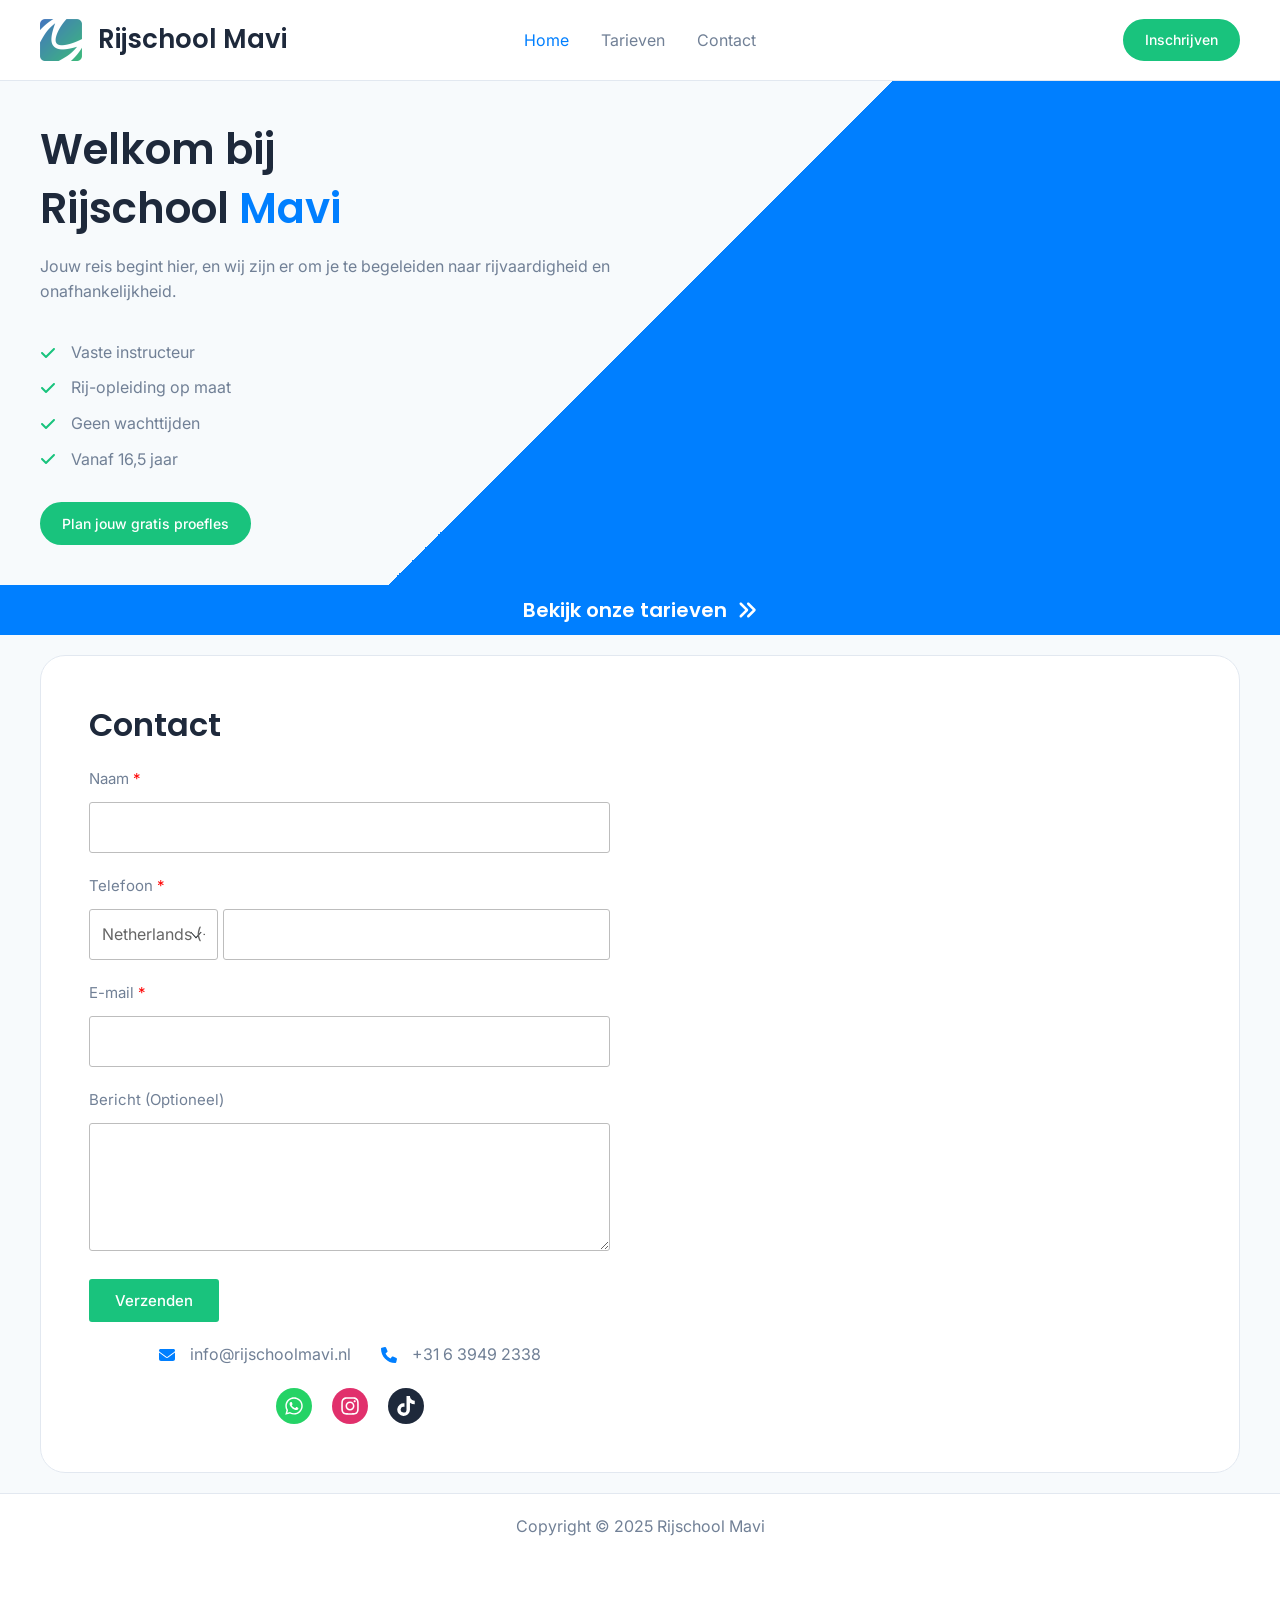
<file: index.html>
<!DOCTYPE html>
<html lang="nl-NL">
<head>
<script src="https://code.jquery.com/jquery-3.7.1.min.js"></script>
<meta charset="UTF-8">
<meta name="viewport" content="width=device-width, initial-scale=1">
	<link rel="profile" href="https://gmpg.org/xfn/11"> 
	<title>Rijschool Mavi Roermond - Jouw weg naar rijvaardigheid</title>
	<style>img:is([sizes="auto" i], [sizes^="auto," i]) { contain-intrinsic-size: 3000px 1500px }</style>
	
<!-- The SEO Framework: door Sybre Waaijer -->
<meta name="robots" content="max-snippet:-1,max-image-preview:large,max-video-preview:-1">
<link rel="canonical" href="./index.html">
<meta name="description" content="Jouw reis begint hier, en wij zijn er om je te begeleiden naar rijvaardigheid en onafhankelijkheid. Vaste instructeur Rij-opleiding op maat Geen wachttijden&hellip;">
<meta property="og:type" content="website">
<meta property="og:locale" content="nl_NL">
<meta property="og:site_name" content="Rijschool Mavi Roermond">
<meta property="og:title" content="Rijschool Mavi Roermond">
<meta property="og:description" content="Jouw reis begint hier, en wij zijn er om je te begeleiden naar rijvaardigheid en onafhankelijkheid. Vaste instructeur Rij-opleiding op maat Geen wachttijden Vanaf 16,5 jaar Plan jouw gratis proefles&hellip;">
<meta property="og:url" content="./index.html">
<meta property="og:image" content="./wp-content/uploads/2023/10/logo.png">
<meta property="og:image:width" content="501">
<meta property="og:image:height" content="501">
<meta name="twitter:card" content="summary_large_image">
<meta name="twitter:title" content="Rijschool Mavi Roermond">
<meta name="twitter:description" content="Jouw reis begint hier, en wij zijn er om je te begeleiden naar rijvaardigheid en onafhankelijkheid. Vaste instructeur Rij-opleiding op maat Geen wachttijden Vanaf 16,5 jaar Plan jouw gratis proefles&hellip;">
<meta name="twitter:image" content="./wp-content/uploads/2023/10/logo.png">
<script type="application/ld+json">{"@context":"https://schema.org","@graph":[{"@type":"WebSite","@id":"//#/schema/WebSite","url":"//","name":"Rijschool Mavi Roermond","description":"Jouw reis begint hier, en wij zijn er om je te begeleiden naar rijvaardigheid en onafhankelijkheid.","inLanguage":"nl-NL","potentialAction":{"@type":"SearchAction","target":{"@type":"EntryPoint","urlTemplate":"//search/{search_term_string}/"},"query-input":"required name=search_term_string"},"publisher":{"@id":"//#/schema/Organization"}},{"@type":"WebPage","@id":"//","url":"//","name":"Rijschool Mavi Roermond - Jouw weg naar rijvaardigheid","description":"Jouw reis begint hier, en wij zijn er om je te begeleiden naar rijvaardigheid en onafhankelijkheid. Vaste instructeur Rij-opleiding op maat Geen wachttijden…","inLanguage":"nl-NL","isPartOf":{"@id":"//#/schema/WebSite"},"breadcrumb":{"@type":"BreadcrumbList","@id":"//#/schema/BreadcrumbList","itemListElement":{"@type":"ListItem","position":1,"name":"Rijschool Mavi Roermond"}},"potentialAction":{"@type":"ReadAction","target":"//"},"about":{"@id":"//#/schema/Organization"}},{"@type":"Organization","@id":"//#/schema/Organization","name":"Rijschool Mavi Roermond","url":"//","logo":{"@type":"ImageObject","url":"//wp-content/uploads/2023/10/logo.png","contentUrl":"//wp-content/uploads/2023/10/logo.png","width":501,"height":501,"contentSize":"30243"}}]}</script>
<!-- / The SEO Framework: door Sybre Waaijer | 6.59ms meta | 1.42ms boot -->

<link rel="dns-prefetch" href="//fonts.googleapis.com">
<link rel="alternate" type="application/rss+xml" title="Rijschool Mavi &raquo; feed" href="./feed/index.html">
<link rel="alternate" type="application/rss+xml" title="Rijschool Mavi &raquo; reacties feed" href="./comments/feed/index.html">
<link rel="stylesheet" id="astra-theme-css-css" href="./wp-content/themes/astra/assets/css/minified/main.min.css?ver=4.11.3" media="all">
<style id="astra-theme-css-inline-css">
:root{--ast-post-nav-space:0;--ast-container-default-xlg-padding:3em;--ast-container-default-lg-padding:3em;--ast-container-default-slg-padding:2em;--ast-container-default-md-padding:3em;--ast-container-default-sm-padding:3em;--ast-container-default-xs-padding:2.4em;--ast-container-default-xxs-padding:1.8em;--ast-code-block-background:#ECEFF3;--ast-comment-inputs-background:#F9FAFB;--ast-normal-container-width:1200px;--ast-narrow-container-width:750px;--ast-blog-title-font-weight:normal;--ast-blog-meta-weight:inherit;--ast-global-color-primary:var(--ast-global-color-5);--ast-global-color-secondary:var(--ast-global-color-4);--ast-global-color-alternate-background:var(--ast-global-color-7);--ast-global-color-subtle-background:var(--ast-global-color-6);--ast-bg-style-guide:#F8FAFC;--ast-shadow-style-guide:0px 0px 4px 0 #00000057;--ast-global-dark-bg-style:#fff;--ast-global-dark-lfs:#fbfbfb;--ast-widget-bg-color:#fafafa;--ast-wc-container-head-bg-color:#fbfbfb;--ast-title-layout-bg:#eeeeee;--ast-search-border-color:#e7e7e7;--ast-lifter-hover-bg:#e6e6e6;--ast-gallery-block-color:#000;--srfm-color-input-label:var(--ast-global-color-2);}html{font-size:100%;}a{color:var(--ast-global-color-0);}a:hover,a:focus{color:var(--ast-global-color-1);}body,button,input,select,textarea,.ast-button,.ast-custom-button{font-family:'Inter',sans-serif;font-weight:400;font-size:16px;font-size:1rem;line-height:var(--ast-body-line-height,1.6em);}blockquote{color:var(--ast-global-color-8);}h1,.entry-content h1,h2,.entry-content h2,h3,.entry-content h3,h4,.entry-content h4,h5,.entry-content h5,h6,.entry-content h6,.site-title,.site-title a{font-family:'Poppins',sans-serif;font-weight:600;}.ast-site-identity .site-title a{color:var(--ast-global-color-2);}.site-title{font-size:26px;font-size:1.625rem;display:block;}header .custom-logo-link img{max-width:42px;width:42px;}.astra-logo-svg{width:42px;}.site-header .site-description{font-size:15px;font-size:0.9375rem;display:none;}.entry-title{font-size:26px;font-size:1.625rem;}.archive .ast-article-post .ast-article-inner,.blog .ast-article-post .ast-article-inner,.archive .ast-article-post .ast-article-inner:hover,.blog .ast-article-post .ast-article-inner:hover{overflow:hidden;}h1,.entry-content h1{font-size:42px;font-size:2.625rem;font-weight:600;font-family:'Poppins',sans-serif;line-height:1.4em;}h2,.entry-content h2{font-size:32px;font-size:2rem;font-weight:600;font-family:'Poppins',sans-serif;line-height:1.3em;}h3,.entry-content h3{font-size:26px;font-size:1.625rem;font-weight:600;font-family:'Poppins',sans-serif;line-height:1.3em;}h4,.entry-content h4{font-size:24px;font-size:1.5rem;line-height:1.2em;font-weight:600;font-family:'Poppins',sans-serif;}h5,.entry-content h5{font-size:20px;font-size:1.25rem;line-height:1.2em;font-weight:600;font-family:'Poppins',sans-serif;}h6,.entry-content h6{font-size:16px;font-size:1rem;line-height:1.25em;font-weight:600;font-family:'Poppins',sans-serif;}::selection{background-color:var(--ast-global-color-0);color:#000000;}body,h1,.entry-title a,.entry-content h1,h2,.entry-content h2,h3,.entry-content h3,h4,.entry-content h4,h5,.entry-content h5,h6,.entry-content h6{color:var(--ast-global-color-8);}.tagcloud a:hover,.tagcloud a:focus,.tagcloud a.current-item{color:#000000;border-color:var(--ast-global-color-0);background-color:var(--ast-global-color-0);}input:focus,input[type="text"]:focus,input[type="email"]:focus,input[type="url"]:focus,input[type="password"]:focus,input[type="reset"]:focus,input[type="search"]:focus,textarea:focus{border-color:var(--ast-global-color-0);}input[type="radio"]:checked,input[type=reset],input[type="checkbox"]:checked,input[type="checkbox"]:hover:checked,input[type="checkbox"]:focus:checked,input[type=range]::-webkit-slider-thumb{border-color:var(--ast-global-color-0);background-color:var(--ast-global-color-0);box-shadow:none;}.site-footer a:hover + .post-count,.site-footer a:focus + .post-count{background:var(--ast-global-color-0);border-color:var(--ast-global-color-0);}.single .nav-links .nav-previous,.single .nav-links .nav-next{color:var(--ast-global-color-0);}.entry-meta,.entry-meta *{line-height:1.45;color:var(--ast-global-color-0);}.entry-meta a:not(.ast-button):hover,.entry-meta a:not(.ast-button):hover *,.entry-meta a:not(.ast-button):focus,.entry-meta a:not(.ast-button):focus *,.page-links > .page-link,.page-links .page-link:hover,.post-navigation a:hover{color:var(--ast-global-color-1);}#cat option,.secondary .calendar_wrap thead a,.secondary .calendar_wrap thead a:visited{color:var(--ast-global-color-0);}.secondary .calendar_wrap #today,.ast-progress-val span{background:var(--ast-global-color-0);}.secondary a:hover + .post-count,.secondary a:focus + .post-count{background:var(--ast-global-color-0);border-color:var(--ast-global-color-0);}.calendar_wrap #today > a{color:#000000;}.page-links .page-link,.single .post-navigation a{color:var(--ast-global-color-0);}.ast-search-menu-icon .search-form button.search-submit{padding:0 4px;}.ast-search-menu-icon form.search-form{padding-right:0;}.ast-search-menu-icon.slide-search input.search-field{width:0;}.ast-header-search .ast-search-menu-icon.ast-dropdown-active .search-form,.ast-header-search .ast-search-menu-icon.ast-dropdown-active .search-field:focus{transition:all 0.2s;}.search-form input.search-field:focus{outline:none;}.ast-archive-title{color:var(--ast-global-color-2);}.widget-title,.widget .wp-block-heading{font-size:22px;font-size:1.375rem;color:var(--ast-global-color-2);}.ast-search-menu-icon.slide-search a:focus-visible:focus-visible,.astra-search-icon:focus-visible,#close:focus-visible,a:focus-visible,.ast-menu-toggle:focus-visible,.site .skip-link:focus-visible,.wp-block-loginout input:focus-visible,.wp-block-search.wp-block-search__button-inside .wp-block-search__inside-wrapper,.ast-header-navigation-arrow:focus-visible,.woocommerce .wc-proceed-to-checkout > .checkout-button:focus-visible,.woocommerce .woocommerce-MyAccount-navigation ul li a:focus-visible,.ast-orders-table__row .ast-orders-table__cell:focus-visible,.woocommerce .woocommerce-order-details .order-again > .button:focus-visible,.woocommerce .woocommerce-message a.button.wc-forward:focus-visible,.woocommerce #minus_qty:focus-visible,.woocommerce #plus_qty:focus-visible,a#ast-apply-coupon:focus-visible,.woocommerce .woocommerce-info a:focus-visible,.woocommerce .astra-shop-summary-wrap a:focus-visible,.woocommerce a.wc-forward:focus-visible,#ast-apply-coupon:focus-visible,.woocommerce-js .woocommerce-mini-cart-item a.remove:focus-visible,#close:focus-visible,.button.search-submit:focus-visible,#search_submit:focus,.normal-search:focus-visible,.ast-header-account-wrap:focus-visible,.woocommerce .ast-on-card-button.ast-quick-view-trigger:focus{outline-style:dotted;outline-color:inherit;outline-width:thin;}input:focus,input[type="text"]:focus,input[type="email"]:focus,input[type="url"]:focus,input[type="password"]:focus,input[type="reset"]:focus,input[type="search"]:focus,input[type="number"]:focus,textarea:focus,.wp-block-search__input:focus,[data-section="section-header-mobile-trigger"] .ast-button-wrap .ast-mobile-menu-trigger-minimal:focus,.ast-mobile-popup-drawer.active .menu-toggle-close:focus,.woocommerce-ordering select.orderby:focus,#ast-scroll-top:focus,#coupon_code:focus,.woocommerce-page #comment:focus,.woocommerce #reviews #respond input#submit:focus,.woocommerce a.add_to_cart_button:focus,.woocommerce .button.single_add_to_cart_button:focus,.woocommerce .woocommerce-cart-form button:focus,.woocommerce .woocommerce-cart-form__cart-item .quantity .qty:focus,.woocommerce .woocommerce-billing-fields .woocommerce-billing-fields__field-wrapper .woocommerce-input-wrapper > .input-text:focus,.woocommerce #order_comments:focus,.woocommerce #place_order:focus,.woocommerce .woocommerce-address-fields .woocommerce-address-fields__field-wrapper .woocommerce-input-wrapper > .input-text:focus,.woocommerce .woocommerce-MyAccount-content form button:focus,.woocommerce .woocommerce-MyAccount-content .woocommerce-EditAccountForm .woocommerce-form-row .woocommerce-Input.input-text:focus,.woocommerce .ast-woocommerce-container .woocommerce-pagination ul.page-numbers li a:focus,body #content .woocommerce form .form-row .select2-container--default .select2-selection--single:focus,#ast-coupon-code:focus,.woocommerce.woocommerce-js .quantity input[type=number]:focus,.woocommerce-js .woocommerce-mini-cart-item .quantity input[type=number]:focus,.woocommerce p#ast-coupon-trigger:focus{border-style:dotted;border-color:inherit;border-width:thin;}input{outline:none;}.ast-logo-title-inline .site-logo-img{padding-right:1em;}.site-logo-img img{ transition:all 0.2s linear;}body .ast-oembed-container *{position:absolute;top:0;width:100%;height:100%;left:0;}body .wp-block-embed-pocket-casts .ast-oembed-container *{position:unset;}.ast-single-post-featured-section + article {margin-top: 2em;}.site-content .ast-single-post-featured-section img {width: 100%;overflow: hidden;object-fit: cover;}.site > .ast-single-related-posts-container {margin-top: 0;}@media (min-width: 922px) {.ast-desktop .ast-container--narrow {max-width: var(--ast-narrow-container-width);margin: 0 auto;}}@media (max-width:921.9px){#ast-desktop-header{display:none;}}@media (min-width:922px){#ast-mobile-header{display:none;}}.wp-block-buttons.aligncenter{justify-content:center;}@media (max-width:921px){.ast-theme-transparent-header #primary,.ast-theme-transparent-header #secondary{padding:0;}}@media (max-width:921px){.ast-plain-container.ast-no-sidebar #primary{padding:0;}}.ast-plain-container.ast-no-sidebar #primary{margin-top:0;margin-bottom:0;}@media (min-width:1200px){.ast-plain-container.ast-no-sidebar #primary{margin-top:60px;margin-bottom:60px;}}.wp-block-button.is-style-outline .wp-block-button__link{border-color:var(--ast-global-color-0);border-top-width:2px;border-right-width:2px;border-bottom-width:2px;border-left-width:2px;}div.wp-block-button.is-style-outline > .wp-block-button__link:not(.has-text-color),div.wp-block-button.wp-block-button__link.is-style-outline:not(.has-text-color){color:var(--ast-global-color-0);}.wp-block-button.is-style-outline .wp-block-button__link:hover,.wp-block-buttons .wp-block-button.is-style-outline .wp-block-button__link:focus,.wp-block-buttons .wp-block-button.is-style-outline > .wp-block-button__link:not(.has-text-color):hover,.wp-block-buttons .wp-block-button.wp-block-button__link.is-style-outline:not(.has-text-color):hover{color:var(--ast-global-color-5);background-color:#16ac6f;border-color:#16ac6f;}.post-page-numbers.current .page-link,.ast-pagination .page-numbers.current{color:#000000;border-color:var(--ast-global-color-0);background-color:var(--ast-global-color-0);}.wp-block-button.is-style-outline .wp-block-button__link{border-top-width:2px;border-right-width:2px;border-bottom-width:2px;border-left-width:2px;}.wp-block-button.is-style-outline .wp-block-button__link.wp-element-button,.ast-outline-button{border-color:var(--ast-global-color-0);font-family:inherit;font-weight:500;font-size:14px;font-size:0.875rem;line-height:1em;border-top-left-radius:30px;border-top-right-radius:30px;border-bottom-right-radius:30px;border-bottom-left-radius:30px;}.wp-block-buttons .wp-block-button.is-style-outline > .wp-block-button__link:not(.has-text-color),.wp-block-buttons .wp-block-button.wp-block-button__link.is-style-outline:not(.has-text-color),.ast-outline-button{color:var(--ast-global-color-0);}.wp-block-button.is-style-outline .wp-block-button__link:hover,.wp-block-buttons .wp-block-button.is-style-outline .wp-block-button__link:focus,.wp-block-buttons .wp-block-button.is-style-outline > .wp-block-button__link:not(.has-text-color):hover,.wp-block-buttons .wp-block-button.wp-block-button__link.is-style-outline:not(.has-text-color):hover,.ast-outline-button:hover,.ast-outline-button:focus,.wp-block-uagb-buttons-child .uagb-buttons-repeater.ast-outline-button:hover,.wp-block-uagb-buttons-child .uagb-buttons-repeater.ast-outline-button:focus{color:var(--ast-global-color-5);background-color:#16ac6f;border-color:#16ac6f;}.wp-block-button .wp-block-button__link.wp-element-button.is-style-outline:not(.has-background),.wp-block-button.is-style-outline>.wp-block-button__link.wp-element-button:not(.has-background),.ast-outline-button{background-color:var(--ast-global-color-0);}.entry-content[data-ast-blocks-layout] > figure{margin-bottom:1em;}h1.widget-title{font-weight:600;}h2.widget-title{font-weight:600;}h3.widget-title{font-weight:600;}#page{display:flex;flex-direction:column;min-height:100vh;}.ast-404-layout-1 h1.page-title{color:var(--ast-global-color-2);}.single .post-navigation a{line-height:1em;height:inherit;}.error-404 .page-sub-title{font-size:1.5rem;font-weight:inherit;}.search .site-content .content-area .search-form{margin-bottom:0;}#page .site-content{flex-grow:1;}.widget{margin-bottom:1.25em;}#secondary li{line-height:1.5em;}#secondary .wp-block-group h2{margin-bottom:0.7em;}#secondary h2{font-size:1.7rem;}.ast-separate-container .ast-article-post,.ast-separate-container .ast-article-single,.ast-separate-container .comment-respond{padding:3em;}.ast-separate-container .ast-article-single .ast-article-single{padding:0;}.ast-article-single .wp-block-post-template-is-layout-grid{padding-left:0;}.ast-separate-container .comments-title,.ast-narrow-container .comments-title{padding:1.5em 2em;}.ast-page-builder-template .comment-form-textarea,.ast-comment-formwrap .ast-grid-common-col{padding:0;}.ast-comment-formwrap{padding:0;display:inline-flex;column-gap:20px;width:100%;margin-left:0;margin-right:0;}.comments-area textarea#comment:focus,.comments-area textarea#comment:active,.comments-area .ast-comment-formwrap input[type="text"]:focus,.comments-area .ast-comment-formwrap input[type="text"]:active {box-shadow:none;outline:none;}.archive.ast-page-builder-template .entry-header{margin-top:2em;}.ast-page-builder-template .ast-comment-formwrap{width:100%;}.entry-title{margin-bottom:0.5em;}.ast-archive-description p{font-size:inherit;font-weight:inherit;line-height:inherit;}.ast-separate-container .ast-comment-list li.depth-1,.hentry{margin-bottom:2em;}@media (min-width:921px){.ast-left-sidebar.ast-page-builder-template #secondary,.archive.ast-right-sidebar.ast-page-builder-template .site-main{padding-left:20px;padding-right:20px;}}@media (max-width:544px){.ast-comment-formwrap.ast-row{column-gap:10px;display:inline-block;}#ast-commentform .ast-grid-common-col{position:relative;width:100%;}}@media (min-width:1201px){.ast-separate-container .ast-article-post,.ast-separate-container .ast-article-single,.ast-separate-container .ast-author-box,.ast-separate-container .ast-404-layout-1,.ast-separate-container .no-results{padding:3em;}}@media (max-width:921px){.ast-separate-container #primary,.ast-separate-container #secondary{padding:1.5em 0;}#primary,#secondary{padding:1.5em 0;margin:0;}.ast-left-sidebar #content > .ast-container{display:flex;flex-direction:column-reverse;width:100%;}}@media (min-width:922px){.ast-separate-container.ast-right-sidebar #primary,.ast-separate-container.ast-left-sidebar #primary{border:0;}.search-no-results.ast-separate-container #primary{margin-bottom:4em;}}.wp-block-button .wp-block-button__link{color:var(--ast-global-color-5);}.wp-block-button .wp-block-button__link:hover,.wp-block-button .wp-block-button__link:focus{color:var(--ast-global-color-5);background-color:#16ac6f;border-color:#16ac6f;}.wp-block-button .wp-block-button__link,.wp-block-search .wp-block-search__button,body .wp-block-file .wp-block-file__button{border-style:solid;border-top-width:2px;border-right-width:2px;border-left-width:2px;border-bottom-width:2px;border-color:var(--ast-global-color-0);background-color:var(--ast-global-color-0);color:var(--ast-global-color-5);font-family:inherit;font-weight:500;line-height:1em;font-size:14px;font-size:0.875rem;border-top-left-radius:30px;border-top-right-radius:30px;border-bottom-right-radius:30px;border-bottom-left-radius:30px;padding-top:12px;padding-right:20px;padding-bottom:12px;padding-left:20px;}.menu-toggle,button,.ast-button,.ast-custom-button,.button,input#submit,input[type="button"],input[type="submit"],input[type="reset"],#comments .submit,.search .search-submit,form[CLASS*="wp-block-search__"].wp-block-search .wp-block-search__inside-wrapper .wp-block-search__button,body .wp-block-file .wp-block-file__button,.search .search-submit,.woocommerce-js a.button,.woocommerce button.button,.woocommerce .woocommerce-message a.button,.woocommerce #respond input#submit.alt,.woocommerce input.button.alt,.woocommerce input.button,.woocommerce input.button:disabled,.woocommerce input.button:disabled[disabled],.woocommerce input.button:disabled:hover,.woocommerce input.button:disabled[disabled]:hover,.woocommerce #respond input#submit,.woocommerce button.button.alt.disabled,.wc-block-grid__products .wc-block-grid__product .wp-block-button__link,.wc-block-grid__product-onsale,[CLASS*="wc-block"] button,.woocommerce-js .astra-cart-drawer .astra-cart-drawer-content .woocommerce-mini-cart__buttons .button:not(.checkout):not(.ast-continue-shopping),.woocommerce-js .astra-cart-drawer .astra-cart-drawer-content .woocommerce-mini-cart__buttons a.checkout,.woocommerce button.button.alt.disabled.wc-variation-selection-needed,[CLASS*="wc-block"] .wc-block-components-button{border-style:solid;border-top-width:2px;border-right-width:2px;border-left-width:2px;border-bottom-width:2px;color:var(--ast-global-color-5);border-color:var(--ast-global-color-0);background-color:var(--ast-global-color-0);padding-top:12px;padding-right:20px;padding-bottom:12px;padding-left:20px;font-family:inherit;font-weight:500;font-size:14px;font-size:0.875rem;line-height:1em;border-top-left-radius:30px;border-top-right-radius:30px;border-bottom-right-radius:30px;border-bottom-left-radius:30px;}button:focus,.menu-toggle:hover,button:hover,.ast-button:hover,.ast-custom-button:hover .button:hover,.ast-custom-button:hover ,input[type=reset]:hover,input[type=reset]:focus,input#submit:hover,input#submit:focus,input[type="button"]:hover,input[type="button"]:focus,input[type="submit"]:hover,input[type="submit"]:focus,form[CLASS*="wp-block-search__"].wp-block-search .wp-block-search__inside-wrapper .wp-block-search__button:hover,form[CLASS*="wp-block-search__"].wp-block-search .wp-block-search__inside-wrapper .wp-block-search__button:focus,body .wp-block-file .wp-block-file__button:hover,body .wp-block-file .wp-block-file__button:focus,.woocommerce-js a.button:hover,.woocommerce button.button:hover,.woocommerce .woocommerce-message a.button:hover,.woocommerce #respond input#submit:hover,.woocommerce #respond input#submit.alt:hover,.woocommerce input.button.alt:hover,.woocommerce input.button:hover,.woocommerce button.button.alt.disabled:hover,.wc-block-grid__products .wc-block-grid__product .wp-block-button__link:hover,[CLASS*="wc-block"] button:hover,.woocommerce-js .astra-cart-drawer .astra-cart-drawer-content .woocommerce-mini-cart__buttons .button:not(.checkout):not(.ast-continue-shopping):hover,.woocommerce-js .astra-cart-drawer .astra-cart-drawer-content .woocommerce-mini-cart__buttons a.checkout:hover,.woocommerce button.button.alt.disabled.wc-variation-selection-needed:hover,[CLASS*="wc-block"] .wc-block-components-button:hover,[CLASS*="wc-block"] .wc-block-components-button:focus{color:var(--ast-global-color-5);background-color:#16ac6f;border-color:#16ac6f;}form[CLASS*="wp-block-search__"].wp-block-search .wp-block-search__inside-wrapper .wp-block-search__button.has-icon{padding-top:calc(12px - 3px);padding-right:calc(20px - 3px);padding-bottom:calc(12px - 3px);padding-left:calc(20px - 3px);}@media (max-width:921px){.ast-mobile-header-stack .main-header-bar .ast-search-menu-icon{display:inline-block;}.ast-header-break-point.ast-header-custom-item-outside .ast-mobile-header-stack .main-header-bar .ast-search-icon{margin:0;}.ast-comment-avatar-wrap img{max-width:2.5em;}.ast-comment-meta{padding:0 1.8888em 1.3333em;}.ast-separate-container .ast-comment-list li.depth-1{padding:1.5em 2.14em;}.ast-separate-container .comment-respond{padding:2em 2.14em;}}@media (min-width:544px){.ast-container{max-width:100%;}}@media (max-width:544px){.ast-separate-container .ast-article-post,.ast-separate-container .ast-article-single,.ast-separate-container .comments-title,.ast-separate-container .ast-archive-description{padding:1.5em 1em;}.ast-separate-container #content .ast-container{padding-left:0.54em;padding-right:0.54em;}.ast-separate-container .ast-comment-list .bypostauthor{padding:.5em;}.ast-search-menu-icon.ast-dropdown-active .search-field{width:170px;}} #ast-mobile-header .ast-site-header-cart-li a{pointer-events:none;}.ast-separate-container{background-color:var(--ast-global-color-4);background-image:none;}@media (max-width:921px){.site-title{display:block;}.site-header .site-description{display:none;}h1,.entry-content h1{font-size:30px;}h2,.entry-content h2{font-size:25px;}h3,.entry-content h3{font-size:20px;}body,.ast-separate-container{background-color:var(--ast-global-color-4);background-image:none;}}@media (max-width:544px){.site-title{display:block;}.site-header .site-description{display:none;}h1,.entry-content h1{font-size:30px;}h2,.entry-content h2{font-size:25px;}h3,.entry-content h3{font-size:20px;}body,.ast-separate-container{background-color:var(--ast-global-color-4);background-image:none;}}@media (max-width:921px){html{font-size:91.2%;}}@media (max-width:544px){html{font-size:91.2%;}}@media (min-width:922px){.ast-container{max-width:1240px;}}@media (min-width:922px){.site-content .ast-container{display:flex;}}@media (max-width:921px){.site-content .ast-container{flex-direction:column;}}@media (min-width:922px){.main-header-menu .sub-menu .menu-item.ast-left-align-sub-menu:hover > .sub-menu,.main-header-menu .sub-menu .menu-item.ast-left-align-sub-menu.focus > .sub-menu{margin-left:-0px;}}.entry-content li > p{margin-bottom:0;}.site .comments-area{padding-bottom:3em;}.wp-block-file {display: flex;align-items: center;flex-wrap: wrap;justify-content: space-between;}.wp-block-pullquote {border: none;}.wp-block-pullquote blockquote::before {content: "\201D";font-family: "Helvetica",sans-serif;display: flex;transform: rotate( 180deg );font-size: 6rem;font-style: normal;line-height: 1;font-weight: bold;align-items: center;justify-content: center;}.has-text-align-right > blockquote::before {justify-content: flex-start;}.has-text-align-left > blockquote::before {justify-content: flex-end;}figure.wp-block-pullquote.is-style-solid-color blockquote {max-width: 100%;text-align: inherit;}:root {--wp--custom--ast-default-block-top-padding: 3em;--wp--custom--ast-default-block-right-padding: 3em;--wp--custom--ast-default-block-bottom-padding: 3em;--wp--custom--ast-default-block-left-padding: 3em;--wp--custom--ast-container-width: 1200px;--wp--custom--ast-content-width-size: 1200px;--wp--custom--ast-wide-width-size: calc(1200px + var(--wp--custom--ast-default-block-left-padding) + var(--wp--custom--ast-default-block-right-padding));}.ast-narrow-container {--wp--custom--ast-content-width-size: 750px;--wp--custom--ast-wide-width-size: 750px;}@media(max-width: 921px) {:root {--wp--custom--ast-default-block-top-padding: 3em;--wp--custom--ast-default-block-right-padding: 2em;--wp--custom--ast-default-block-bottom-padding: 3em;--wp--custom--ast-default-block-left-padding: 2em;}}@media(max-width: 544px) {:root {--wp--custom--ast-default-block-top-padding: 3em;--wp--custom--ast-default-block-right-padding: 1.5em;--wp--custom--ast-default-block-bottom-padding: 3em;--wp--custom--ast-default-block-left-padding: 1.5em;}}.entry-content > .wp-block-group,.entry-content > .wp-block-cover,.entry-content > .wp-block-columns {padding-top: var(--wp--custom--ast-default-block-top-padding);padding-right: var(--wp--custom--ast-default-block-right-padding);padding-bottom: var(--wp--custom--ast-default-block-bottom-padding);padding-left: var(--wp--custom--ast-default-block-left-padding);}.ast-plain-container.ast-no-sidebar .entry-content > .alignfull,.ast-page-builder-template .ast-no-sidebar .entry-content > .alignfull {margin-left: calc( -50vw + 50%);margin-right: calc( -50vw + 50%);max-width: 100vw;width: 100vw;}.ast-plain-container.ast-no-sidebar .entry-content .alignfull .alignfull,.ast-page-builder-template.ast-no-sidebar .entry-content .alignfull .alignfull,.ast-plain-container.ast-no-sidebar .entry-content .alignfull .alignwide,.ast-page-builder-template.ast-no-sidebar .entry-content .alignfull .alignwide,.ast-plain-container.ast-no-sidebar .entry-content .alignwide .alignfull,.ast-page-builder-template.ast-no-sidebar .entry-content .alignwide .alignfull,.ast-plain-container.ast-no-sidebar .entry-content .alignwide .alignwide,.ast-page-builder-template.ast-no-sidebar .entry-content .alignwide .alignwide,.ast-plain-container.ast-no-sidebar .entry-content .wp-block-column .alignfull,.ast-page-builder-template.ast-no-sidebar .entry-content .wp-block-column .alignfull,.ast-plain-container.ast-no-sidebar .entry-content .wp-block-column .alignwide,.ast-page-builder-template.ast-no-sidebar .entry-content .wp-block-column .alignwide {margin-left: auto;margin-right: auto;width: 100%;}[data-ast-blocks-layout] .wp-block-separator:not(.is-style-dots) {height: 0;}[data-ast-blocks-layout] .wp-block-separator {margin: 20px auto;}[data-ast-blocks-layout] .wp-block-separator:not(.is-style-wide):not(.is-style-dots) {max-width: 100px;}[data-ast-blocks-layout] .wp-block-separator.has-background {padding: 0;}.entry-content[data-ast-blocks-layout] > * {max-width: var(--wp--custom--ast-content-width-size);margin-left: auto;margin-right: auto;}.entry-content[data-ast-blocks-layout] > .alignwide {max-width: var(--wp--custom--ast-wide-width-size);}.entry-content[data-ast-blocks-layout] .alignfull {max-width: none;}.entry-content .wp-block-columns {margin-bottom: 0;}blockquote {margin: 1.5em;border-color: rgba(0,0,0,0.05);}.wp-block-quote:not(.has-text-align-right):not(.has-text-align-center) {border-left: 5px solid rgba(0,0,0,0.05);}.has-text-align-right > blockquote,blockquote.has-text-align-right {border-right: 5px solid rgba(0,0,0,0.05);}.has-text-align-left > blockquote,blockquote.has-text-align-left {border-left: 5px solid rgba(0,0,0,0.05);}.wp-block-site-tagline,.wp-block-latest-posts .read-more {margin-top: 15px;}.wp-block-loginout p label {display: block;}.wp-block-loginout p:not(.login-remember):not(.login-submit) input {width: 100%;}.wp-block-loginout input:focus {border-color: transparent;}.wp-block-loginout input:focus {outline: thin dotted;}.entry-content .wp-block-media-text .wp-block-media-text__content {padding: 0 0 0 8%;}.entry-content .wp-block-media-text.has-media-on-the-right .wp-block-media-text__content {padding: 0 8% 0 0;}.entry-content .wp-block-media-text.has-background .wp-block-media-text__content {padding: 8%;}.entry-content .wp-block-cover:not([class*="background-color"]):not(.has-text-color.has-link-color) .wp-block-cover__inner-container,.entry-content .wp-block-cover:not([class*="background-color"]) .wp-block-cover-image-text,.entry-content .wp-block-cover:not([class*="background-color"]) .wp-block-cover-text,.entry-content .wp-block-cover-image:not([class*="background-color"]) .wp-block-cover__inner-container,.entry-content .wp-block-cover-image:not([class*="background-color"]) .wp-block-cover-image-text,.entry-content .wp-block-cover-image:not([class*="background-color"]) .wp-block-cover-text {color: var(--ast-global-color-primary,var(--ast-global-color-5));}.wp-block-loginout .login-remember input {width: 1.1rem;height: 1.1rem;margin: 0 5px 4px 0;vertical-align: middle;}.wp-block-latest-posts > li > *:first-child,.wp-block-latest-posts:not(.is-grid) > li:first-child {margin-top: 0;}.entry-content > .wp-block-buttons,.entry-content > .wp-block-uagb-buttons {margin-bottom: 1.5em;}.wp-block-search__inside-wrapper .wp-block-search__input {padding: 0 10px;color: var(--ast-global-color-3);background: var(--ast-global-color-primary,var(--ast-global-color-5));border-color: var(--ast-border-color);}.wp-block-latest-posts .read-more {margin-bottom: 1.5em;}.wp-block-search__no-button .wp-block-search__inside-wrapper .wp-block-search__input {padding-top: 5px;padding-bottom: 5px;}.wp-block-latest-posts .wp-block-latest-posts__post-date,.wp-block-latest-posts .wp-block-latest-posts__post-author {font-size: 1rem;}.wp-block-latest-posts > li > *,.wp-block-latest-posts:not(.is-grid) > li {margin-top: 12px;margin-bottom: 12px;}.ast-page-builder-template .entry-content[data-ast-blocks-layout] > *,.ast-page-builder-template .entry-content[data-ast-blocks-layout] > .alignfull:not(.wp-block-group):not(.uagb-is-root-container) > * {max-width: none;}.ast-page-builder-template .entry-content[data-ast-blocks-layout] > .alignwide:not(.uagb-is-root-container) > * {max-width: var(--wp--custom--ast-wide-width-size);}.ast-page-builder-template .entry-content[data-ast-blocks-layout] > .inherit-container-width > *,.ast-page-builder-template .entry-content[data-ast-blocks-layout] > *:not(.wp-block-group):not(.uagb-is-root-container) > *,.entry-content[data-ast-blocks-layout] > .wp-block-cover .wp-block-cover__inner-container {max-width: var(--wp--custom--ast-content-width-size) ;margin-left: auto;margin-right: auto;}.entry-content[data-ast-blocks-layout] .wp-block-cover:not(.alignleft):not(.alignright) {width: auto;}@media(max-width: 1200px) {.ast-separate-container .entry-content > .alignfull,.ast-separate-container .entry-content[data-ast-blocks-layout] > .alignwide,.ast-plain-container .entry-content[data-ast-blocks-layout] > .alignwide,.ast-plain-container .entry-content .alignfull {margin-left: calc(-1 * min(var(--ast-container-default-xlg-padding),20px)) ;margin-right: calc(-1 * min(var(--ast-container-default-xlg-padding),20px));}}@media(min-width: 1201px) {.ast-separate-container .entry-content > .alignfull {margin-left: calc(-1 * var(--ast-container-default-xlg-padding) );margin-right: calc(-1 * var(--ast-container-default-xlg-padding) );}.ast-separate-container .entry-content[data-ast-blocks-layout] > .alignwide,.ast-plain-container .entry-content[data-ast-blocks-layout] > .alignwide {margin-left: calc(-1 * var(--wp--custom--ast-default-block-left-padding) );margin-right: calc(-1 * var(--wp--custom--ast-default-block-right-padding) );}}@media(min-width: 921px) {.ast-separate-container .entry-content .wp-block-group.alignwide:not(.inherit-container-width) > :where(:not(.alignleft):not(.alignright)),.ast-plain-container .entry-content .wp-block-group.alignwide:not(.inherit-container-width) > :where(:not(.alignleft):not(.alignright)) {max-width: calc( var(--wp--custom--ast-content-width-size) + 80px );}.ast-plain-container.ast-right-sidebar .entry-content[data-ast-blocks-layout] .alignfull,.ast-plain-container.ast-left-sidebar .entry-content[data-ast-blocks-layout] .alignfull {margin-left: -60px;margin-right: -60px;}}@media(min-width: 544px) {.entry-content > .alignleft {margin-right: 20px;}.entry-content > .alignright {margin-left: 20px;}}@media (max-width:544px){.wp-block-columns .wp-block-column:not(:last-child){margin-bottom:20px;}.wp-block-latest-posts{margin:0;}}@media( max-width: 600px ) {.entry-content .wp-block-media-text .wp-block-media-text__content,.entry-content .wp-block-media-text.has-media-on-the-right .wp-block-media-text__content {padding: 8% 0 0;}.entry-content .wp-block-media-text.has-background .wp-block-media-text__content {padding: 8%;}}.ast-page-builder-template .entry-header {padding-left: 0;}.ast-narrow-container .site-content .wp-block-uagb-image--align-full .wp-block-uagb-image__figure {max-width: 100%;margin-left: auto;margin-right: auto;}.entry-content ul,.entry-content ol {padding: revert;margin: revert;}:root .has-ast-global-color-0-color{color:var(--ast-global-color-0);}:root .has-ast-global-color-0-background-color{background-color:var(--ast-global-color-0);}:root .wp-block-button .has-ast-global-color-0-color{color:var(--ast-global-color-0);}:root .wp-block-button .has-ast-global-color-0-background-color{background-color:var(--ast-global-color-0);}:root .has-ast-global-color-1-color{color:var(--ast-global-color-1);}:root .has-ast-global-color-1-background-color{background-color:var(--ast-global-color-1);}:root .wp-block-button .has-ast-global-color-1-color{color:var(--ast-global-color-1);}:root .wp-block-button .has-ast-global-color-1-background-color{background-color:var(--ast-global-color-1);}:root .has-ast-global-color-2-color{color:var(--ast-global-color-2);}:root .has-ast-global-color-2-background-color{background-color:var(--ast-global-color-2);}:root .wp-block-button .has-ast-global-color-2-color{color:var(--ast-global-color-2);}:root .wp-block-button .has-ast-global-color-2-background-color{background-color:var(--ast-global-color-2);}:root .has-ast-global-color-3-color{color:var(--ast-global-color-3);}:root .has-ast-global-color-3-background-color{background-color:var(--ast-global-color-3);}:root .wp-block-button .has-ast-global-color-3-color{color:var(--ast-global-color-3);}:root .wp-block-button .has-ast-global-color-3-background-color{background-color:var(--ast-global-color-3);}:root .has-ast-global-color-4-color{color:var(--ast-global-color-4);}:root .has-ast-global-color-4-background-color{background-color:var(--ast-global-color-4);}:root .wp-block-button .has-ast-global-color-4-color{color:var(--ast-global-color-4);}:root .wp-block-button .has-ast-global-color-4-background-color{background-color:var(--ast-global-color-4);}:root .has-ast-global-color-5-color{color:var(--ast-global-color-5);}:root .has-ast-global-color-5-background-color{background-color:var(--ast-global-color-5);}:root .wp-block-button .has-ast-global-color-5-color{color:var(--ast-global-color-5);}:root .wp-block-button .has-ast-global-color-5-background-color{background-color:var(--ast-global-color-5);}:root .has-ast-global-color-6-color{color:var(--ast-global-color-6);}:root .has-ast-global-color-6-background-color{background-color:var(--ast-global-color-6);}:root .wp-block-button .has-ast-global-color-6-color{color:var(--ast-global-color-6);}:root .wp-block-button .has-ast-global-color-6-background-color{background-color:var(--ast-global-color-6);}:root .has-ast-global-color-7-color{color:var(--ast-global-color-7);}:root .has-ast-global-color-7-background-color{background-color:var(--ast-global-color-7);}:root .wp-block-button .has-ast-global-color-7-color{color:var(--ast-global-color-7);}:root .wp-block-button .has-ast-global-color-7-background-color{background-color:var(--ast-global-color-7);}:root .has-ast-global-color-8-color{color:var(--ast-global-color-8);}:root .has-ast-global-color-8-background-color{background-color:var(--ast-global-color-8);}:root .wp-block-button .has-ast-global-color-8-color{color:var(--ast-global-color-8);}:root .wp-block-button .has-ast-global-color-8-background-color{background-color:var(--ast-global-color-8);}:root{--ast-global-color-0:#19c37d;--ast-global-color-1:#007fff;--ast-global-color-2:#1e293b;--ast-global-color-3:#4a5568;--ast-global-color-4:#f7fafc;--ast-global-color-5:#FFFFFF;--ast-global-color-6:#e2e8f0;--ast-global-color-7:#cbd5e1;--ast-global-color-8:#718096;}:root {--ast-border-color : var(--ast-global-color-6);}.ast-archive-entry-banner {-js-display: flex;display: flex;flex-direction: column;justify-content: center;text-align: center;position: relative;background: var(--ast-title-layout-bg);}.ast-archive-entry-banner[data-banner-width-type="custom"] {margin: 0 auto;width: 100%;}.ast-archive-entry-banner[data-banner-layout="layout-1"] {background: inherit;padding: 20px 0;text-align: left;}body.archive .ast-archive-description{max-width:1200px;width:100%;text-align:left;padding-top:3em;padding-right:3em;padding-bottom:3em;padding-left:3em;}body.archive .ast-archive-description .ast-archive-title,body.archive .ast-archive-description .ast-archive-title *{font-weight:600;font-size:32px;font-size:2rem;}body.archive .ast-archive-description > *:not(:last-child){margin-bottom:10px;}@media (max-width:921px){body.archive .ast-archive-description{text-align:left;}}@media (max-width:544px){body.archive .ast-archive-description{text-align:left;}}.ast-breadcrumbs .trail-browse,.ast-breadcrumbs .trail-items,.ast-breadcrumbs .trail-items li{display:inline-block;margin:0;padding:0;border:none;background:inherit;text-indent:0;text-decoration:none;}.ast-breadcrumbs .trail-browse{font-size:inherit;font-style:inherit;font-weight:inherit;color:inherit;}.ast-breadcrumbs .trail-items{list-style:none;}.trail-items li::after{padding:0 0.3em;content:"\00bb";}.trail-items li:last-of-type::after{display:none;}h1,.entry-content h1,h2,.entry-content h2,h3,.entry-content h3,h4,.entry-content h4,h5,.entry-content h5,h6,.entry-content h6{color:var(--ast-global-color-2);}.entry-title a{color:var(--ast-global-color-2);}@media (max-width:921px){.ast-builder-grid-row-container.ast-builder-grid-row-tablet-3-firstrow .ast-builder-grid-row > *:first-child,.ast-builder-grid-row-container.ast-builder-grid-row-tablet-3-lastrow .ast-builder-grid-row > *:last-child{grid-column:1 / -1;}}@media (max-width:544px){.ast-builder-grid-row-container.ast-builder-grid-row-mobile-3-firstrow .ast-builder-grid-row > *:first-child,.ast-builder-grid-row-container.ast-builder-grid-row-mobile-3-lastrow .ast-builder-grid-row > *:last-child{grid-column:1 / -1;}}.ast-builder-layout-element[data-section="title_tagline"]{display:flex;}@media (max-width:921px){.ast-header-break-point .ast-builder-layout-element[data-section="title_tagline"]{display:flex;}}@media (max-width:544px){.ast-header-break-point .ast-builder-layout-element[data-section="title_tagline"]{display:flex;}}[data-section*="section-hb-button-"] .menu-link{display:none;}.ast-header-button-1 .ast-custom-button{border-top-width:2px;border-bottom-width:2px;border-left-width:2px;border-right-width:2px;}.ast-header-button-1[data-section*="section-hb-button-"] .ast-builder-button-wrap .ast-custom-button{padding-top:12px;padding-bottom:12px;padding-left:20px;padding-right:20px;}.ast-header-button-1[data-section="section-hb-button-1"]{display:flex;}@media (max-width:921px){.ast-header-break-point .ast-header-button-1[data-section="section-hb-button-1"]{display:flex;}}@media (max-width:544px){.ast-header-break-point .ast-header-button-1[data-section="section-hb-button-1"]{display:flex;}}.ast-builder-menu-1{font-family:inherit;font-weight:inherit;}.ast-builder-menu-1 .menu-item > .menu-link{color:var(--ast-global-color-8);}.ast-builder-menu-1 .menu-item > .ast-menu-toggle{color:var(--ast-global-color-8);}.ast-builder-menu-1 .menu-item:hover > .menu-link,.ast-builder-menu-1 .inline-on-mobile .menu-item:hover > .ast-menu-toggle{color:var(--ast-global-color-1);}.ast-builder-menu-1 .menu-item:hover > .ast-menu-toggle{color:var(--ast-global-color-1);}.ast-builder-menu-1 .menu-item.current-menu-item > .menu-link,.ast-builder-menu-1 .inline-on-mobile .menu-item.current-menu-item > .ast-menu-toggle,.ast-builder-menu-1 .current-menu-ancestor > .menu-link{color:var(--ast-global-color-1);}.ast-builder-menu-1 .menu-item.current-menu-item > .ast-menu-toggle{color:var(--ast-global-color-1);}.ast-builder-menu-1 .sub-menu,.ast-builder-menu-1 .inline-on-mobile .sub-menu{border-top-width:2px;border-bottom-width:0px;border-right-width:0px;border-left-width:0px;border-color:var(--ast-global-color-0);border-style:solid;}.ast-builder-menu-1 .sub-menu .sub-menu{top:-2px;}.ast-builder-menu-1 .main-header-menu > .menu-item > .sub-menu,.ast-builder-menu-1 .main-header-menu > .menu-item > .astra-full-megamenu-wrapper{margin-top:0px;}.ast-desktop .ast-builder-menu-1 .main-header-menu > .menu-item > .sub-menu:before,.ast-desktop .ast-builder-menu-1 .main-header-menu > .menu-item > .astra-full-megamenu-wrapper:before{height:calc( 0px + 2px + 5px );}.ast-desktop .ast-builder-menu-1 .menu-item .sub-menu .menu-link{border-style:none;}@media (max-width:921px){.ast-header-break-point .ast-builder-menu-1 .menu-item.menu-item-has-children > .ast-menu-toggle{top:0;}.ast-builder-menu-1 .inline-on-mobile .menu-item.menu-item-has-children > .ast-menu-toggle{right:-15px;}.ast-builder-menu-1 .menu-item-has-children > .menu-link:after{content:unset;}.ast-builder-menu-1 .main-header-menu > .menu-item > .sub-menu,.ast-builder-menu-1 .main-header-menu > .menu-item > .astra-full-megamenu-wrapper{margin-top:0;}}@media (max-width:544px){.ast-header-break-point .ast-builder-menu-1 .menu-item.menu-item-has-children > .ast-menu-toggle{top:0;}.ast-builder-menu-1 .main-header-menu > .menu-item > .sub-menu,.ast-builder-menu-1 .main-header-menu > .menu-item > .astra-full-megamenu-wrapper{margin-top:0;}}.ast-builder-menu-1{display:flex;}@media (max-width:921px){.ast-header-break-point .ast-builder-menu-1{display:flex;}}@media (max-width:544px){.ast-header-break-point .ast-builder-menu-1{display:flex;}}.site-below-footer-wrap{padding-top:20px;padding-bottom:20px;}.site-below-footer-wrap[data-section="section-below-footer-builder"]{background-color:var(--ast-global-color-5);background-image:none;min-height:80px;border-style:solid;border-width:0px;border-top-width:1px;border-top-color:var(--ast-global-color-subtle-background,--ast-global-color-6);}.site-below-footer-wrap[data-section="section-below-footer-builder"] .ast-builder-grid-row{max-width:1200px;min-height:80px;margin-left:auto;margin-right:auto;}.site-below-footer-wrap[data-section="section-below-footer-builder"] .ast-builder-grid-row,.site-below-footer-wrap[data-section="section-below-footer-builder"] .site-footer-section{align-items:flex-start;}.site-below-footer-wrap[data-section="section-below-footer-builder"].ast-footer-row-inline .site-footer-section{display:flex;margin-bottom:0;}.ast-builder-grid-row-full .ast-builder-grid-row{grid-template-columns:1fr;}@media (max-width:921px){.site-below-footer-wrap[data-section="section-below-footer-builder"]{background-color:var(--ast-global-color-5);background-image:none;}.site-below-footer-wrap[data-section="section-below-footer-builder"].ast-footer-row-tablet-inline .site-footer-section{display:flex;margin-bottom:0;}.site-below-footer-wrap[data-section="section-below-footer-builder"].ast-footer-row-tablet-stack .site-footer-section{display:block;margin-bottom:10px;}.ast-builder-grid-row-container.ast-builder-grid-row-tablet-full .ast-builder-grid-row{grid-template-columns:1fr;}}@media (max-width:544px){.site-below-footer-wrap[data-section="section-below-footer-builder"].ast-footer-row-mobile-inline .site-footer-section{display:flex;margin-bottom:0;}.site-below-footer-wrap[data-section="section-below-footer-builder"].ast-footer-row-mobile-stack .site-footer-section{display:block;margin-bottom:10px;}.ast-builder-grid-row-container.ast-builder-grid-row-mobile-full .ast-builder-grid-row{grid-template-columns:1fr;}}.site-below-footer-wrap[data-section="section-below-footer-builder"]{display:grid;}@media (max-width:921px){.ast-header-break-point .site-below-footer-wrap[data-section="section-below-footer-builder"]{display:grid;}}@media (max-width:544px){.ast-header-break-point .site-below-footer-wrap[data-section="section-below-footer-builder"]{display:grid;}}.ast-footer-copyright{text-align:center;}.ast-footer-copyright {color:var(--ast-global-color-8);}@media (max-width:921px){.ast-footer-copyright{text-align:center;}}@media (max-width:544px){.ast-footer-copyright{text-align:center;}}.ast-footer-copyright {font-size:16px;font-size:1rem;}.ast-footer-copyright.ast-builder-layout-element{display:flex;}@media (max-width:921px){.ast-header-break-point .ast-footer-copyright.ast-builder-layout-element{display:flex;}}@media (max-width:544px){.ast-header-break-point .ast-footer-copyright.ast-builder-layout-element{display:flex;}}.footer-widget-area.widget-area.site-footer-focus-item{width:auto;}.ast-footer-row-inline .footer-widget-area.widget-area.site-footer-focus-item{width:100%;}.ast-header-break-point .main-header-bar{border-bottom-width:1px;}@media (min-width:922px){.main-header-bar{border-bottom-width:1px;}}.main-header-menu .menu-item, #astra-footer-menu .menu-item, .main-header-bar .ast-masthead-custom-menu-items{-js-display:flex;display:flex;-webkit-box-pack:center;-webkit-justify-content:center;-moz-box-pack:center;-ms-flex-pack:center;justify-content:center;-webkit-box-orient:vertical;-webkit-box-direction:normal;-webkit-flex-direction:column;-moz-box-orient:vertical;-moz-box-direction:normal;-ms-flex-direction:column;flex-direction:column;}.main-header-menu > .menu-item > .menu-link, #astra-footer-menu > .menu-item > .menu-link{height:100%;-webkit-box-align:center;-webkit-align-items:center;-moz-box-align:center;-ms-flex-align:center;align-items:center;-js-display:flex;display:flex;}.ast-header-break-point .main-navigation ul .menu-item .menu-link .icon-arrow:first-of-type svg{top:.2em;margin-top:0px;margin-left:0px;width:.65em;transform:translate(0, -2px) rotateZ(270deg);}.ast-mobile-popup-content .ast-submenu-expanded > .ast-menu-toggle{transform:rotateX(180deg);overflow-y:auto;}@media (min-width:922px){.ast-builder-menu .main-navigation > ul > li:last-child a{margin-right:0;}}.ast-separate-container .ast-article-inner{background-color:transparent;background-image:none;}.ast-separate-container .ast-article-post{background-color:var(--ast-global-color-4);background-image:none;}@media (max-width:921px){.ast-separate-container .ast-article-post{background-color:var(--ast-global-color-4);background-image:none;}}@media (max-width:544px){.ast-separate-container .ast-article-post{background-color:var(--ast-global-color-4);background-image:none;}}.ast-separate-container .ast-article-single:not(.ast-related-post), .woocommerce.ast-separate-container .ast-woocommerce-container, .ast-separate-container .error-404, .ast-separate-container .no-results, .single.ast-separate-container .site-main .ast-author-meta, .ast-separate-container .related-posts-title-wrapper,.ast-separate-container .comments-count-wrapper, .ast-box-layout.ast-plain-container .site-content,.ast-padded-layout.ast-plain-container .site-content, .ast-separate-container .ast-archive-description, .ast-separate-container .comments-area .comment-respond, .ast-separate-container .comments-area .ast-comment-list li, .ast-separate-container .comments-area .comments-title{background-color:var(--ast-global-color-4);background-image:none;}@media (max-width:921px){.ast-separate-container .ast-article-single:not(.ast-related-post), .woocommerce.ast-separate-container .ast-woocommerce-container, .ast-separate-container .error-404, .ast-separate-container .no-results, .single.ast-separate-container .site-main .ast-author-meta, .ast-separate-container .related-posts-title-wrapper,.ast-separate-container .comments-count-wrapper, .ast-box-layout.ast-plain-container .site-content,.ast-padded-layout.ast-plain-container .site-content, .ast-separate-container .ast-archive-description{background-color:var(--ast-global-color-4);background-image:none;}}@media (max-width:544px){.ast-separate-container .ast-article-single:not(.ast-related-post), .woocommerce.ast-separate-container .ast-woocommerce-container, .ast-separate-container .error-404, .ast-separate-container .no-results, .single.ast-separate-container .site-main .ast-author-meta, .ast-separate-container .related-posts-title-wrapper,.ast-separate-container .comments-count-wrapper, .ast-box-layout.ast-plain-container .site-content,.ast-padded-layout.ast-plain-container .site-content, .ast-separate-container .ast-archive-description{background-color:var(--ast-global-color-4);background-image:none;}}.ast-separate-container.ast-two-container #secondary .widget{background-color:var(--ast-global-color-4);background-image:none;}@media (max-width:921px){.ast-separate-container.ast-two-container #secondary .widget{background-color:var(--ast-global-color-4);background-image:none;}}@media (max-width:544px){.ast-separate-container.ast-two-container #secondary .widget{background-color:var(--ast-global-color-4);background-image:none;}}.ast-plain-container, .ast-page-builder-template{background-color:var(--ast-global-color-4);background-image:none;}@media (max-width:921px){.ast-plain-container, .ast-page-builder-template{background-color:var(--ast-global-color-4);background-image:none;}}@media (max-width:544px){.ast-plain-container, .ast-page-builder-template{background-color:var(--ast-global-color-4);background-image:none;}}
		#ast-scroll-top {
			display: none;
			position: fixed;
			text-align: center;
			cursor: pointer;
			z-index: 99;
			width: 2.1em;
			height: 2.1em;
			line-height: 2.1;
			color: #ffffff;
			border-radius: 2px;
			content: "";
			outline: inherit;
		}
		@media (min-width: 769px) {
			#ast-scroll-top {
				content: "769";
			}
		}
		#ast-scroll-top .ast-icon.icon-arrow svg {
			margin-left: 0px;
			vertical-align: middle;
			transform: translate(0, -20%) rotate(180deg);
			width: 1.6em;
		}
		.ast-scroll-to-top-right {
			right: 30px;
			bottom: 30px;
		}
		.ast-scroll-to-top-left {
			left: 30px;
			bottom: 30px;
		}
	#ast-scroll-top{background-color:var(--ast-global-color-1);font-size:15px;}@media (max-width:921px){#ast-scroll-top .ast-icon.icon-arrow svg{width:1em;}}.ast-mobile-header-content > *,.ast-desktop-header-content > * {padding: 10px 0;height: auto;}.ast-mobile-header-content > *:first-child,.ast-desktop-header-content > *:first-child {padding-top: 10px;}.ast-mobile-header-content > .ast-builder-menu,.ast-desktop-header-content > .ast-builder-menu {padding-top: 0;}.ast-mobile-header-content > *:last-child,.ast-desktop-header-content > *:last-child {padding-bottom: 0;}.ast-mobile-header-content .ast-search-menu-icon.ast-inline-search label,.ast-desktop-header-content .ast-search-menu-icon.ast-inline-search label {width: 100%;}.ast-desktop-header-content .main-header-bar-navigation .ast-submenu-expanded > .ast-menu-toggle::before {transform: rotateX(180deg);}#ast-desktop-header .ast-desktop-header-content,.ast-mobile-header-content .ast-search-icon,.ast-desktop-header-content .ast-search-icon,.ast-mobile-header-wrap .ast-mobile-header-content,.ast-main-header-nav-open.ast-popup-nav-open .ast-mobile-header-wrap .ast-mobile-header-content,.ast-main-header-nav-open.ast-popup-nav-open .ast-desktop-header-content {display: none;}.ast-main-header-nav-open.ast-header-break-point #ast-desktop-header .ast-desktop-header-content,.ast-main-header-nav-open.ast-header-break-point .ast-mobile-header-wrap .ast-mobile-header-content {display: block;}.ast-desktop .ast-desktop-header-content .astra-menu-animation-slide-up > .menu-item > .sub-menu,.ast-desktop .ast-desktop-header-content .astra-menu-animation-slide-up > .menu-item .menu-item > .sub-menu,.ast-desktop .ast-desktop-header-content .astra-menu-animation-slide-down > .menu-item > .sub-menu,.ast-desktop .ast-desktop-header-content .astra-menu-animation-slide-down > .menu-item .menu-item > .sub-menu,.ast-desktop .ast-desktop-header-content .astra-menu-animation-fade > .menu-item > .sub-menu,.ast-desktop .ast-desktop-header-content .astra-menu-animation-fade > .menu-item .menu-item > .sub-menu {opacity: 1;visibility: visible;}.ast-hfb-header.ast-default-menu-enable.ast-header-break-point .ast-mobile-header-wrap .ast-mobile-header-content .main-header-bar-navigation {width: unset;margin: unset;}.ast-mobile-header-content.content-align-flex-end .main-header-bar-navigation .menu-item-has-children > .ast-menu-toggle,.ast-desktop-header-content.content-align-flex-end .main-header-bar-navigation .menu-item-has-children > .ast-menu-toggle {left: calc( 20px - 0.907em);right: auto;}.ast-mobile-header-content .ast-search-menu-icon,.ast-mobile-header-content .ast-search-menu-icon.slide-search,.ast-desktop-header-content .ast-search-menu-icon,.ast-desktop-header-content .ast-search-menu-icon.slide-search {width: 100%;position: relative;display: block;right: auto;transform: none;}.ast-mobile-header-content .ast-search-menu-icon.slide-search .search-form,.ast-mobile-header-content .ast-search-menu-icon .search-form,.ast-desktop-header-content .ast-search-menu-icon.slide-search .search-form,.ast-desktop-header-content .ast-search-menu-icon .search-form {right: 0;visibility: visible;opacity: 1;position: relative;top: auto;transform: none;padding: 0;display: block;overflow: hidden;}.ast-mobile-header-content .ast-search-menu-icon.ast-inline-search .search-field,.ast-mobile-header-content .ast-search-menu-icon .search-field,.ast-desktop-header-content .ast-search-menu-icon.ast-inline-search .search-field,.ast-desktop-header-content .ast-search-menu-icon .search-field {width: 100%;padding-right: 5.5em;}.ast-mobile-header-content .ast-search-menu-icon .search-submit,.ast-desktop-header-content .ast-search-menu-icon .search-submit {display: block;position: absolute;height: 100%;top: 0;right: 0;padding: 0 1em;border-radius: 0;}.ast-hfb-header.ast-default-menu-enable.ast-header-break-point .ast-mobile-header-wrap .ast-mobile-header-content .main-header-bar-navigation ul .sub-menu .menu-link {padding-left: 30px;}.ast-hfb-header.ast-default-menu-enable.ast-header-break-point .ast-mobile-header-wrap .ast-mobile-header-content .main-header-bar-navigation .sub-menu .menu-item .menu-item .menu-link {padding-left: 40px;}.ast-mobile-popup-drawer.active .ast-mobile-popup-inner{background-color:#ffffff;;}.ast-mobile-header-wrap .ast-mobile-header-content, .ast-desktop-header-content{background-color:#ffffff;;}.ast-mobile-popup-content > *, .ast-mobile-header-content > *, .ast-desktop-popup-content > *, .ast-desktop-header-content > *{padding-top:0px;padding-bottom:0px;}.content-align-flex-start .ast-builder-layout-element{justify-content:flex-start;}.content-align-flex-start .main-header-menu{text-align:left;}.ast-mobile-popup-drawer.active .menu-toggle-close{color:#3a3a3a;}.ast-mobile-header-wrap .ast-primary-header-bar,.ast-primary-header-bar .site-primary-header-wrap{min-height:80px;}.ast-desktop .ast-primary-header-bar .main-header-menu > .menu-item{line-height:80px;}.ast-header-break-point #masthead .ast-mobile-header-wrap .ast-primary-header-bar,.ast-header-break-point #masthead .ast-mobile-header-wrap .ast-below-header-bar,.ast-header-break-point #masthead .ast-mobile-header-wrap .ast-above-header-bar{padding-left:20px;padding-right:20px;}.ast-header-break-point .ast-primary-header-bar{border-bottom-width:1px;border-bottom-color:var( --ast-global-color-subtle-background,--ast-global-color-7 );border-bottom-style:solid;}@media (min-width:922px){.ast-primary-header-bar{border-bottom-width:1px;border-bottom-color:var( --ast-global-color-subtle-background,--ast-global-color-7 );border-bottom-style:solid;}}.ast-primary-header-bar{background-color:var(--ast-global-color-5);background-image:none;}@media (max-width:921px){.ast-primary-header-bar.ast-primary-header{background-color:var(--ast-global-color-5);background-image:none;}}.ast-desktop .ast-primary-header-bar.main-header-bar, .ast-header-break-point #masthead .ast-primary-header-bar.main-header-bar{margin-top:0px;margin-bottom:0px;margin-left:0px;margin-right:0px;}.ast-primary-header-bar{display:block;}@media (max-width:921px){.ast-header-break-point .ast-primary-header-bar{display:grid;}}@media (max-width:544px){.ast-header-break-point .ast-primary-header-bar{display:grid;}}[data-section="section-header-mobile-trigger"] .ast-button-wrap .ast-mobile-menu-trigger-minimal{color:var(--ast-global-color-1);border:none;background:transparent;}[data-section="section-header-mobile-trigger"] .ast-button-wrap .mobile-menu-toggle-icon .ast-mobile-svg{width:20px;height:20px;fill:var(--ast-global-color-1);}[data-section="section-header-mobile-trigger"] .ast-button-wrap .mobile-menu-wrap .mobile-menu{color:var(--ast-global-color-1);}.ast-builder-menu-mobile .main-navigation .main-header-menu .menu-item > .menu-link{color:var(--ast-global-color-3);}.ast-builder-menu-mobile .main-navigation .main-header-menu .menu-item > .ast-menu-toggle{color:var(--ast-global-color-3);}.ast-builder-menu-mobile .main-navigation .main-header-menu .menu-item:hover > .menu-link, .ast-builder-menu-mobile .main-navigation .inline-on-mobile .menu-item:hover > .ast-menu-toggle{color:var(--ast-global-color-1);}.ast-builder-menu-mobile .menu-item:hover > .menu-link, .ast-builder-menu-mobile .main-navigation .inline-on-mobile .menu-item:hover > .ast-menu-toggle{color:var(--ast-global-color-1);}.ast-builder-menu-mobile .main-navigation .menu-item:hover > .ast-menu-toggle{color:var(--ast-global-color-1);}.ast-builder-menu-mobile .main-navigation .menu-item.current-menu-item > .menu-link, .ast-builder-menu-mobile .main-navigation .inline-on-mobile .menu-item.current-menu-item > .ast-menu-toggle, .ast-builder-menu-mobile .main-navigation .menu-item.current-menu-ancestor > .menu-link, .ast-builder-menu-mobile .main-navigation .menu-item.current-menu-ancestor > .ast-menu-toggle{color:var(--ast-global-color-1);}.ast-builder-menu-mobile .main-navigation .menu-item.current-menu-item > .ast-menu-toggle{color:var(--ast-global-color-1);}.ast-builder-menu-mobile .main-navigation .menu-item.menu-item-has-children > .ast-menu-toggle{top:0;}.ast-builder-menu-mobile .main-navigation .menu-item-has-children > .menu-link:after{content:unset;}.ast-hfb-header .ast-builder-menu-mobile .main-header-menu, .ast-hfb-header .ast-builder-menu-mobile .main-navigation .menu-item .menu-link, .ast-hfb-header .ast-builder-menu-mobile .main-navigation .menu-item .sub-menu .menu-link{border-style:none;}.ast-builder-menu-mobile .main-navigation .menu-item.menu-item-has-children > .ast-menu-toggle{top:0;}@media (max-width:921px){.ast-builder-menu-mobile .main-navigation .main-header-menu .menu-item > .menu-link{color:var(--ast-global-color-3);}.ast-builder-menu-mobile .main-navigation .main-header-menu .menu-item > .ast-menu-toggle{color:var(--ast-global-color-3);}.ast-builder-menu-mobile .main-navigation .main-header-menu .menu-item:hover > .menu-link, .ast-builder-menu-mobile .main-navigation .inline-on-mobile .menu-item:hover > .ast-menu-toggle{color:var(--ast-global-color-1);background:var(--ast-global-color-4);}.ast-builder-menu-mobile .main-navigation .menu-item:hover > .ast-menu-toggle{color:var(--ast-global-color-1);}.ast-builder-menu-mobile .main-navigation .menu-item.current-menu-item > .menu-link, .ast-builder-menu-mobile .main-navigation .inline-on-mobile .menu-item.current-menu-item > .ast-menu-toggle, .ast-builder-menu-mobile .main-navigation .menu-item.current-menu-ancestor > .menu-link, .ast-builder-menu-mobile .main-navigation .menu-item.current-menu-ancestor > .ast-menu-toggle{color:var(--ast-global-color-1);background:var(--ast-global-color-4);}.ast-builder-menu-mobile .main-navigation .menu-item.current-menu-item > .ast-menu-toggle{color:var(--ast-global-color-1);}.ast-builder-menu-mobile .main-navigation .menu-item.menu-item-has-children > .ast-menu-toggle{top:0;}.ast-builder-menu-mobile .main-navigation .menu-item-has-children > .menu-link:after{content:unset;}.ast-builder-menu-mobile .main-navigation .main-header-menu , .ast-builder-menu-mobile .main-navigation .main-header-menu .menu-link, .ast-builder-menu-mobile .main-navigation .main-header-menu .sub-menu{background-color:var(--ast-global-color-5);background-image:none;}}@media (max-width:544px){.ast-builder-menu-mobile .main-navigation .menu-item.menu-item-has-children > .ast-menu-toggle{top:0;}}.ast-builder-menu-mobile .main-navigation{display:block;}@media (max-width:921px){.ast-header-break-point .ast-builder-menu-mobile .main-navigation{display:block;}}@media (max-width:544px){.ast-header-break-point .ast-builder-menu-mobile .main-navigation{display:block;}}
</style>
<link rel="stylesheet" id="astra-google-fonts-css" href="https://fonts.googleapis.com/css?family=Inter%3A400%2C%7CPoppins%3A600%2C&amp;display=fallback&amp;ver=4.11.3" media="all">
<style id="wp-emoji-styles-inline-css">

	img.wp-smiley, img.emoji {
		display: inline !important;
		border: none !important;
		box-shadow: none !important;
		height: 1em !important;
		width: 1em !important;
		margin: 0 0.07em !important;
		vertical-align: -0.1em !important;
		background: none !important;
		padding: 0 !important;
	}
</style>
<link rel="stylesheet" id="wp-block-library-css" href="./wp-includes/css/dist/block-library/style.min.css?ver=6.8.2" media="all">
<style id="global-styles-inline-css">
:root{--wp--preset--aspect-ratio--square: 1;--wp--preset--aspect-ratio--4-3: 4/3;--wp--preset--aspect-ratio--3-4: 3/4;--wp--preset--aspect-ratio--3-2: 3/2;--wp--preset--aspect-ratio--2-3: 2/3;--wp--preset--aspect-ratio--16-9: 16/9;--wp--preset--aspect-ratio--9-16: 9/16;--wp--preset--color--black: #000000;--wp--preset--color--cyan-bluish-gray: #abb8c3;--wp--preset--color--white: #ffffff;--wp--preset--color--pale-pink: #f78da7;--wp--preset--color--vivid-red: #cf2e2e;--wp--preset--color--luminous-vivid-orange: #ff6900;--wp--preset--color--luminous-vivid-amber: #fcb900;--wp--preset--color--light-green-cyan: #7bdcb5;--wp--preset--color--vivid-green-cyan: #00d084;--wp--preset--color--pale-cyan-blue: #8ed1fc;--wp--preset--color--vivid-cyan-blue: #0693e3;--wp--preset--color--vivid-purple: #9b51e0;--wp--preset--color--ast-global-color-0: var(--ast-global-color-0);--wp--preset--color--ast-global-color-1: var(--ast-global-color-1);--wp--preset--color--ast-global-color-2: var(--ast-global-color-2);--wp--preset--color--ast-global-color-3: var(--ast-global-color-3);--wp--preset--color--ast-global-color-4: var(--ast-global-color-4);--wp--preset--color--ast-global-color-5: var(--ast-global-color-5);--wp--preset--color--ast-global-color-6: var(--ast-global-color-6);--wp--preset--color--ast-global-color-7: var(--ast-global-color-7);--wp--preset--color--ast-global-color-8: var(--ast-global-color-8);--wp--preset--gradient--vivid-cyan-blue-to-vivid-purple: linear-gradient(135deg,rgba(6,147,227,1) 0%,rgb(155,81,224) 100%);--wp--preset--gradient--light-green-cyan-to-vivid-green-cyan: linear-gradient(135deg,rgb(122,220,180) 0%,rgb(0,208,130) 100%);--wp--preset--gradient--luminous-vivid-amber-to-luminous-vivid-orange: linear-gradient(135deg,rgba(252,185,0,1) 0%,rgba(255,105,0,1) 100%);--wp--preset--gradient--luminous-vivid-orange-to-vivid-red: linear-gradient(135deg,rgba(255,105,0,1) 0%,rgb(207,46,46) 100%);--wp--preset--gradient--very-light-gray-to-cyan-bluish-gray: linear-gradient(135deg,rgb(238,238,238) 0%,rgb(169,184,195) 100%);--wp--preset--gradient--cool-to-warm-spectrum: linear-gradient(135deg,rgb(74,234,220) 0%,rgb(151,120,209) 20%,rgb(207,42,186) 40%,rgb(238,44,130) 60%,rgb(251,105,98) 80%,rgb(254,248,76) 100%);--wp--preset--gradient--blush-light-purple: linear-gradient(135deg,rgb(255,206,236) 0%,rgb(152,150,240) 100%);--wp--preset--gradient--blush-bordeaux: linear-gradient(135deg,rgb(254,205,165) 0%,rgb(254,45,45) 50%,rgb(107,0,62) 100%);--wp--preset--gradient--luminous-dusk: linear-gradient(135deg,rgb(255,203,112) 0%,rgb(199,81,192) 50%,rgb(65,88,208) 100%);--wp--preset--gradient--pale-ocean: linear-gradient(135deg,rgb(255,245,203) 0%,rgb(182,227,212) 50%,rgb(51,167,181) 100%);--wp--preset--gradient--electric-grass: linear-gradient(135deg,rgb(202,248,128) 0%,rgb(113,206,126) 100%);--wp--preset--gradient--midnight: linear-gradient(135deg,rgb(2,3,129) 0%,rgb(40,116,252) 100%);--wp--preset--font-size--small: 13px;--wp--preset--font-size--medium: 20px;--wp--preset--font-size--large: 36px;--wp--preset--font-size--x-large: 42px;--wp--preset--spacing--20: 0.44rem;--wp--preset--spacing--30: 0.67rem;--wp--preset--spacing--40: 1rem;--wp--preset--spacing--50: 1.5rem;--wp--preset--spacing--60: 2.25rem;--wp--preset--spacing--70: 3.38rem;--wp--preset--spacing--80: 5.06rem;--wp--preset--shadow--natural: 6px 6px 9px rgba(0, 0, 0, 0.2);--wp--preset--shadow--deep: 12px 12px 50px rgba(0, 0, 0, 0.4);--wp--preset--shadow--sharp: 6px 6px 0px rgba(0, 0, 0, 0.2);--wp--preset--shadow--outlined: 6px 6px 0px -3px rgba(255, 255, 255, 1), 6px 6px rgba(0, 0, 0, 1);--wp--preset--shadow--crisp: 6px 6px 0px rgba(0, 0, 0, 1);}:root { --wp--style--global--content-size: var(--wp--custom--ast-content-width-size);--wp--style--global--wide-size: var(--wp--custom--ast-wide-width-size); }:where(body) { margin: 0; }.wp-site-blocks > .alignleft { float: left; margin-right: 2em; }.wp-site-blocks > .alignright { float: right; margin-left: 2em; }.wp-site-blocks > .aligncenter { justify-content: center; margin-left: auto; margin-right: auto; }:where(.wp-site-blocks) > * { margin-block-start: 24px; margin-block-end: 0; }:where(.wp-site-blocks) > :first-child { margin-block-start: 0; }:where(.wp-site-blocks) > :last-child { margin-block-end: 0; }:root { --wp--style--block-gap: 24px; }:root :where(.is-layout-flow) > :first-child{margin-block-start: 0;}:root :where(.is-layout-flow) > :last-child{margin-block-end: 0;}:root :where(.is-layout-flow) > *{margin-block-start: 24px;margin-block-end: 0;}:root :where(.is-layout-constrained) > :first-child{margin-block-start: 0;}:root :where(.is-layout-constrained) > :last-child{margin-block-end: 0;}:root :where(.is-layout-constrained) > *{margin-block-start: 24px;margin-block-end: 0;}:root :where(.is-layout-flex){gap: 24px;}:root :where(.is-layout-grid){gap: 24px;}.is-layout-flow > .alignleft{float: left;margin-inline-start: 0;margin-inline-end: 2em;}.is-layout-flow > .alignright{float: right;margin-inline-start: 2em;margin-inline-end: 0;}.is-layout-flow > .aligncenter{margin-left: auto !important;margin-right: auto !important;}.is-layout-constrained > .alignleft{float: left;margin-inline-start: 0;margin-inline-end: 2em;}.is-layout-constrained > .alignright{float: right;margin-inline-start: 2em;margin-inline-end: 0;}.is-layout-constrained > .aligncenter{margin-left: auto !important;margin-right: auto !important;}.is-layout-constrained > :where(:not(.alignleft):not(.alignright):not(.alignfull)){max-width: var(--wp--style--global--content-size);margin-left: auto !important;margin-right: auto !important;}.is-layout-constrained > .alignwide{max-width: var(--wp--style--global--wide-size);}body .is-layout-flex{display: flex;}.is-layout-flex{flex-wrap: wrap;align-items: center;}.is-layout-flex > :is(*, div){margin: 0;}body .is-layout-grid{display: grid;}.is-layout-grid > :is(*, div){margin: 0;}body{padding-top: 0px;padding-right: 0px;padding-bottom: 0px;padding-left: 0px;}a:where(:not(.wp-element-button)){text-decoration: none;}:root :where(.wp-element-button, .wp-block-button__link){background-color: #32373c;border-width: 0;color: #fff;font-family: inherit;font-size: inherit;line-height: inherit;padding: calc(0.667em + 2px) calc(1.333em + 2px);text-decoration: none;}.has-black-color{color: var(--wp--preset--color--black) !important;}.has-cyan-bluish-gray-color{color: var(--wp--preset--color--cyan-bluish-gray) !important;}.has-white-color{color: var(--wp--preset--color--white) !important;}.has-pale-pink-color{color: var(--wp--preset--color--pale-pink) !important;}.has-vivid-red-color{color: var(--wp--preset--color--vivid-red) !important;}.has-luminous-vivid-orange-color{color: var(--wp--preset--color--luminous-vivid-orange) !important;}.has-luminous-vivid-amber-color{color: var(--wp--preset--color--luminous-vivid-amber) !important;}.has-light-green-cyan-color{color: var(--wp--preset--color--light-green-cyan) !important;}.has-vivid-green-cyan-color{color: var(--wp--preset--color--vivid-green-cyan) !important;}.has-pale-cyan-blue-color{color: var(--wp--preset--color--pale-cyan-blue) !important;}.has-vivid-cyan-blue-color{color: var(--wp--preset--color--vivid-cyan-blue) !important;}.has-vivid-purple-color{color: var(--wp--preset--color--vivid-purple) !important;}.has-ast-global-color-0-color{color: var(--wp--preset--color--ast-global-color-0) !important;}.has-ast-global-color-1-color{color: var(--wp--preset--color--ast-global-color-1) !important;}.has-ast-global-color-2-color{color: var(--wp--preset--color--ast-global-color-2) !important;}.has-ast-global-color-3-color{color: var(--wp--preset--color--ast-global-color-3) !important;}.has-ast-global-color-4-color{color: var(--wp--preset--color--ast-global-color-4) !important;}.has-ast-global-color-5-color{color: var(--wp--preset--color--ast-global-color-5) !important;}.has-ast-global-color-6-color{color: var(--wp--preset--color--ast-global-color-6) !important;}.has-ast-global-color-7-color{color: var(--wp--preset--color--ast-global-color-7) !important;}.has-ast-global-color-8-color{color: var(--wp--preset--color--ast-global-color-8) !important;}.has-black-background-color{background-color: var(--wp--preset--color--black) !important;}.has-cyan-bluish-gray-background-color{background-color: var(--wp--preset--color--cyan-bluish-gray) !important;}.has-white-background-color{background-color: var(--wp--preset--color--white) !important;}.has-pale-pink-background-color{background-color: var(--wp--preset--color--pale-pink) !important;}.has-vivid-red-background-color{background-color: var(--wp--preset--color--vivid-red) !important;}.has-luminous-vivid-orange-background-color{background-color: var(--wp--preset--color--luminous-vivid-orange) !important;}.has-luminous-vivid-amber-background-color{background-color: var(--wp--preset--color--luminous-vivid-amber) !important;}.has-light-green-cyan-background-color{background-color: var(--wp--preset--color--light-green-cyan) !important;}.has-vivid-green-cyan-background-color{background-color: var(--wp--preset--color--vivid-green-cyan) !important;}.has-pale-cyan-blue-background-color{background-color: var(--wp--preset--color--pale-cyan-blue) !important;}.has-vivid-cyan-blue-background-color{background-color: var(--wp--preset--color--vivid-cyan-blue) !important;}.has-vivid-purple-background-color{background-color: var(--wp--preset--color--vivid-purple) !important;}.has-ast-global-color-0-background-color{background-color: var(--wp--preset--color--ast-global-color-0) !important;}.has-ast-global-color-1-background-color{background-color: var(--wp--preset--color--ast-global-color-1) !important;}.has-ast-global-color-2-background-color{background-color: var(--wp--preset--color--ast-global-color-2) !important;}.has-ast-global-color-3-background-color{background-color: var(--wp--preset--color--ast-global-color-3) !important;}.has-ast-global-color-4-background-color{background-color: var(--wp--preset--color--ast-global-color-4) !important;}.has-ast-global-color-5-background-color{background-color: var(--wp--preset--color--ast-global-color-5) !important;}.has-ast-global-color-6-background-color{background-color: var(--wp--preset--color--ast-global-color-6) !important;}.has-ast-global-color-7-background-color{background-color: var(--wp--preset--color--ast-global-color-7) !important;}.has-ast-global-color-8-background-color{background-color: var(--wp--preset--color--ast-global-color-8) !important;}.has-black-border-color{border-color: var(--wp--preset--color--black) !important;}.has-cyan-bluish-gray-border-color{border-color: var(--wp--preset--color--cyan-bluish-gray) !important;}.has-white-border-color{border-color: var(--wp--preset--color--white) !important;}.has-pale-pink-border-color{border-color: var(--wp--preset--color--pale-pink) !important;}.has-vivid-red-border-color{border-color: var(--wp--preset--color--vivid-red) !important;}.has-luminous-vivid-orange-border-color{border-color: var(--wp--preset--color--luminous-vivid-orange) !important;}.has-luminous-vivid-amber-border-color{border-color: var(--wp--preset--color--luminous-vivid-amber) !important;}.has-light-green-cyan-border-color{border-color: var(--wp--preset--color--light-green-cyan) !important;}.has-vivid-green-cyan-border-color{border-color: var(--wp--preset--color--vivid-green-cyan) !important;}.has-pale-cyan-blue-border-color{border-color: var(--wp--preset--color--pale-cyan-blue) !important;}.has-vivid-cyan-blue-border-color{border-color: var(--wp--preset--color--vivid-cyan-blue) !important;}.has-vivid-purple-border-color{border-color: var(--wp--preset--color--vivid-purple) !important;}.has-ast-global-color-0-border-color{border-color: var(--wp--preset--color--ast-global-color-0) !important;}.has-ast-global-color-1-border-color{border-color: var(--wp--preset--color--ast-global-color-1) !important;}.has-ast-global-color-2-border-color{border-color: var(--wp--preset--color--ast-global-color-2) !important;}.has-ast-global-color-3-border-color{border-color: var(--wp--preset--color--ast-global-color-3) !important;}.has-ast-global-color-4-border-color{border-color: var(--wp--preset--color--ast-global-color-4) !important;}.has-ast-global-color-5-border-color{border-color: var(--wp--preset--color--ast-global-color-5) !important;}.has-ast-global-color-6-border-color{border-color: var(--wp--preset--color--ast-global-color-6) !important;}.has-ast-global-color-7-border-color{border-color: var(--wp--preset--color--ast-global-color-7) !important;}.has-ast-global-color-8-border-color{border-color: var(--wp--preset--color--ast-global-color-8) !important;}.has-vivid-cyan-blue-to-vivid-purple-gradient-background{background: var(--wp--preset--gradient--vivid-cyan-blue-to-vivid-purple) !important;}.has-light-green-cyan-to-vivid-green-cyan-gradient-background{background: var(--wp--preset--gradient--light-green-cyan-to-vivid-green-cyan) !important;}.has-luminous-vivid-amber-to-luminous-vivid-orange-gradient-background{background: var(--wp--preset--gradient--luminous-vivid-amber-to-luminous-vivid-orange) !important;}.has-luminous-vivid-orange-to-vivid-red-gradient-background{background: var(--wp--preset--gradient--luminous-vivid-orange-to-vivid-red) !important;}.has-very-light-gray-to-cyan-bluish-gray-gradient-background{background: var(--wp--preset--gradient--very-light-gray-to-cyan-bluish-gray) !important;}.has-cool-to-warm-spectrum-gradient-background{background: var(--wp--preset--gradient--cool-to-warm-spectrum) !important;}.has-blush-light-purple-gradient-background{background: var(--wp--preset--gradient--blush-light-purple) !important;}.has-blush-bordeaux-gradient-background{background: var(--wp--preset--gradient--blush-bordeaux) !important;}.has-luminous-dusk-gradient-background{background: var(--wp--preset--gradient--luminous-dusk) !important;}.has-pale-ocean-gradient-background{background: var(--wp--preset--gradient--pale-ocean) !important;}.has-electric-grass-gradient-background{background: var(--wp--preset--gradient--electric-grass) !important;}.has-midnight-gradient-background{background: var(--wp--preset--gradient--midnight) !important;}.has-small-font-size{font-size: var(--wp--preset--font-size--small) !important;}.has-medium-font-size{font-size: var(--wp--preset--font-size--medium) !important;}.has-large-font-size{font-size: var(--wp--preset--font-size--large) !important;}.has-x-large-font-size{font-size: var(--wp--preset--font-size--x-large) !important;}
:root :where(.wp-block-pullquote){font-size: 1.5em;line-height: 1.6;}
</style>
<link rel="stylesheet" id="uagb-block-positioning-css-css" href="./wp-content/plugins/ultimate-addons-for-gutenberg/assets/css/spectra-block-positioning.min.css?ver=2.19.10" media="all">
<link rel="stylesheet" id="uagb-aos-css-css" href="./wp-content/plugins/ultimate-addons-for-gutenberg/assets/css/aos.min.css?ver=2.19.10" media="all">
<link rel="stylesheet" id="uag-style-511-css" href="./wp-content/uploads/uag-plugin/assets/1000/uag-css-511.css?ver=1758023279" media="all">
<style id="kadence-blocks-global-variables-inline-css">
:root {--global-kb-font-size-sm:clamp(0.8rem, 0.73rem + 0.217vw, 0.9rem);--global-kb-font-size-md:clamp(1.1rem, 0.995rem + 0.326vw, 1.25rem);--global-kb-font-size-lg:clamp(1.75rem, 1.576rem + 0.543vw, 2rem);--global-kb-font-size-xl:clamp(2.25rem, 1.728rem + 1.63vw, 3rem);--global-kb-font-size-xxl:clamp(2.5rem, 1.456rem + 3.26vw, 4rem);--global-kb-font-size-xxxl:clamp(2.75rem, 0.489rem + 7.065vw, 6rem);}:root {--global-palette1: #3182CE;--global-palette2: #2B6CB0;--global-palette3: #1A202C;--global-palette4: #2D3748;--global-palette5: #4A5568;--global-palette6: #718096;--global-palette7: #EDF2F7;--global-palette8: #F7FAFC;--global-palette9: #ffffff;}
</style>
<!--[if IE]>
<script src="./wp-content/themes/astra/assets/js/minified/flexibility.min.js?ver=4.11.3" id="astra-flexibility-js"></script>
<script id="astra-flexibility-js-after">
flexibility(document.documentElement);
</script>
<![endif]-->
<link rel="https://api.w.org/" href="./wp-json/index.html"><link rel="alternate" title="JSON" type="application/json" href="./wp-json/wp/v2/pages/511/index.html"><link rel="EditURI" type="application/rsd+xml" title="RSD" href="./xmlrpc.php?rsd">
<link rel="alternate" title="oEmbed (JSON)" type="application/json+oembed" href="./wp-json/oembed/1.0/embed/index.html?url=https%3A%2F%2F%2F">
<link rel="alternate" title="oEmbed (XML)" type="text/xml+oembed" href="./wp-json/oembed/1.0/embed/index.html?url=https%3A%2F%2F%2F&amp;format=xml">
<link rel="apple-touch-icon" sizes="180x180" href="./wp-content/uploads/fbrfg/apple-touch-icon.png">
<link rel="icon" type="image/png" sizes="32x32" href="./wp-content/uploads/fbrfg/favicon-32x32.png">
<link rel="icon" type="image/png" sizes="16x16" href="./wp-content/uploads/fbrfg/favicon-16x16.png">
<link rel="mask-icon" href="./wp-content/uploads/fbrfg/safari-pinned-tab.svg" color="#5bbad5">
<link rel="shortcut icon" href="./wp-content/uploads/fbrfg/favicon.ico">
<meta name="msapplication-TileColor" content="#da532c">
<meta name="msapplication-config" content="/wp-content/uploads/fbrfg/browserconfig.xml">
<meta name="theme-color" content="#ffffff"><style id="uagb-style-conditional-extension">@media (min-width: 1025px){body .uag-hide-desktop.uagb-google-map__wrap,body .uag-hide-desktop{display:none !important}}@media (min-width: 768px) and (max-width: 1024px){body .uag-hide-tab.uagb-google-map__wrap,body .uag-hide-tab{display:none !important}}@media (max-width: 767px){body .uag-hide-mob.uagb-google-map__wrap,body .uag-hide-mob{display:none !important}}</style><link rel="icon" href="./wp-content/uploads/2023/10/logo-white-150x150.png" sizes="32x32">
<link rel="icon" href="./wp-content/uploads/2023/10/logo-white-300x300.png" sizes="192x192">
<link rel="apple-touch-icon" href="./wp-content/uploads/2023/10/logo-white-300x300.png">
<meta name="msapplication-TileImage" content="./wp-content/uploads/2023/10/logo-white-300x300.png">
		<style id="wp-custom-css">
			::-moz-selection {
  color: #FFFFFF;
  background: #007FFF;
}

::selection {
  color: #FFFFFF;
  background: #007FFF;
}

.page.ast-plain-container.ast-no-sidebar #primary {
  margin-top: 0;
  margin-bottom: 0;
}		</style>
		</head>

<body itemtype="https://schema.org/WebPage" itemscope="itemscope" class="home wp-singular page-template-default page page-id-511 wp-custom-logo wp-theme-astra ast-desktop ast-plain-container ast-no-sidebar astra-4.11.3 ast-single-post ast-inherit-site-logo-transparent ast-hfb-header ast-normal-title-enabled">

<a class="skip-link screen-reader-text" href="#content" title="Ga naar de inhoud">
		Ga naar de inhoud</a>

<div class="hfeed site" id="page">
			<header class="site-header header-main-layout-1 ast-primary-menu-enabled ast-logo-title-inline ast-hide-custom-menu-mobile ast-builder-menu-toggle-icon ast-mobile-header-inline" id="masthead" itemtype="https://schema.org/WPHeader" itemscope="itemscope" itemid="#masthead">
			<div id="ast-desktop-header" data-toggle-type="dropdown">
		<div class="ast-main-header-wrap main-header-bar-wrap ">
		<div class="ast-primary-header-bar ast-primary-header main-header-bar site-header-focus-item" data-section="section-primary-header-builder">
						<div class="site-primary-header-wrap ast-builder-grid-row-container site-header-focus-item ast-container" data-section="section-primary-header-builder">
				<div class="ast-builder-grid-row ast-builder-grid-row-has-sides ast-grid-center-col-layout">
											<div class="site-header-primary-section-left site-header-section ast-flex site-header-section-left">
									<div class="ast-builder-layout-element ast-flex site-header-focus-item" data-section="title_tagline">
							<div class="site-branding ast-site-identity" itemtype="https://schema.org/Organization" itemscope="itemscope">
					<span class="site-logo-img"><a href="./index.html" class="custom-logo-link" rel="home" aria-current="page"><img width="42" height="42" src="./wp-content/uploads/2023/10/logo-42x42.png" class="custom-logo" alt="Rijschool Mavi" decoding="async" srcset="./wp-content/uploads/2023/10/logo-42x42.png 42w, ./wp-content/uploads/2023/10/logo-300x300.png 300w, ./wp-content/uploads/2023/10/logo-150x150.png 150w, ./wp-content/uploads/2023/10/logo.png 501w" sizes="(max-width: 42px) 100vw, 42px"></a></span><div class="ast-site-title-wrap">
						<span class="site-title" itemprop="name">
				<a href="./index.html" rel="home" itemprop="url">
					Rijschool Mavi
				</a>
			</span>
						
				</div>				</div>
			<!-- .site-branding -->
					</div>
												<div class="site-header-primary-section-left-center site-header-section ast-flex ast-grid-left-center-section">
																			</div>
															</div>
																		<div class="site-header-primary-section-center site-header-section ast-flex ast-grid-section-center">
										<div class="ast-builder-menu-1 ast-builder-menu ast-flex ast-builder-menu-1-focus-item ast-builder-layout-element site-header-focus-item" data-section="section-hb-menu-1">
			<div class="ast-main-header-bar-alignment"><div class="main-header-bar-navigation"><nav class="site-navigation ast-flex-grow-1 navigation-accessibility site-header-focus-item" id="primary-site-navigation-desktop" aria-label="Primaire site navigatie" itemtype="https://schema.org/SiteNavigationElement" itemscope="itemscope"><div class="main-navigation ast-inline-flex"><ul id="ast-hf-menu-1" class="main-header-menu ast-menu-shadow ast-nav-menu ast-flex submenu-with-border stack-on-mobile"><li id="menu-item-529" class="menu-item menu-item-type-post_type menu-item-object-page menu-item-home current-menu-item page_item page-item-511 current_page_item menu-item-529"><a href="./index.html" aria-current="page" class="menu-link">Home</a></li>
<li id="menu-item-18" class="menu-item menu-item-type-post_type menu-item-object-page menu-item-18"><a href="./tarieven/index.html" class="menu-link">Tarieven</a></li>
<li id="menu-item-17" class="menu-item menu-item-type-post_type menu-item-object-page menu-item-17"><a href="./contact/index.html" class="menu-link">Contact</a></li>
</ul></div></nav></div></div>		</div>
									</div>
																			<div class="site-header-primary-section-right site-header-section ast-flex ast-grid-right-section">
																	<div class="site-header-primary-section-right-center site-header-section ast-flex ast-grid-right-center-section">
																			</div>
											<div class="ast-builder-layout-element ast-flex site-header-focus-item ast-header-button-1" data-section="section-hb-button-1">
			<div class="ast-builder-button-wrap ast-builder-button-size-"><a class="ast-custom-button-link" href="./contact/index.html" target="_self" role="button" aria-label="Inschrijven">
				<div class="ast-custom-button">Inschrijven</div>
			</a><a class="menu-link" href="./contact/index.html" target="_self">Inschrijven</a></div>		</div>
									</div>
												</div>
					</div>
								</div>
			</div>
	</div> <!-- Main Header Bar Wrap -->
<div id="ast-mobile-header" class="ast-mobile-header-wrap " data-type="dropdown">
		<div class="ast-main-header-wrap main-header-bar-wrap">
		<div class="ast-primary-header-bar ast-primary-header main-header-bar site-primary-header-wrap site-header-focus-item ast-builder-grid-row-layout-default ast-builder-grid-row-tablet-layout-default ast-builder-grid-row-mobile-layout-default" data-section="section-primary-header-builder">
									<div class="ast-builder-grid-row ast-builder-grid-row-has-sides ast-builder-grid-row-no-center">
													<div class="site-header-primary-section-left site-header-section ast-flex site-header-section-left">
										<div class="ast-builder-layout-element ast-flex site-header-focus-item" data-section="title_tagline">
							<div class="site-branding ast-site-identity" itemtype="https://schema.org/Organization" itemscope="itemscope">
					<span class="site-logo-img"><a href="./index.html" class="custom-logo-link" rel="home" aria-current="page"><img width="42" height="42" src="./wp-content/uploads/2023/10/logo-42x42.png" class="custom-logo" alt="Rijschool Mavi" decoding="async" srcset="./wp-content/uploads/2023/10/logo-42x42.png 42w, ./wp-content/uploads/2023/10/logo-300x300.png 300w, ./wp-content/uploads/2023/10/logo-150x150.png 150w, ./wp-content/uploads/2023/10/logo.png 501w" sizes="(max-width: 42px) 100vw, 42px"></a></span><div class="ast-site-title-wrap">
						<span class="site-title" itemprop="name">
				<a href="./index.html" rel="home" itemprop="url">
					Rijschool Mavi
				</a>
			</span>
						
				</div>				</div>
			<!-- .site-branding -->
					</div>
									</div>
																									<div class="site-header-primary-section-right site-header-section ast-flex ast-grid-right-section">
										<div class="ast-builder-layout-element ast-flex site-header-focus-item" data-section="section-header-mobile-trigger">
						<div class="ast-button-wrap">
				<button type="button" class="menu-toggle main-header-menu-toggle ast-mobile-menu-trigger-minimal" aria-expanded="false">
					<span class="screen-reader-text">Main Menu</span>
					<span class="mobile-menu-toggle-icon">
						<span aria-hidden="true" class="ahfb-svg-iconset ast-inline-flex svg-baseline"><svg class="ast-mobile-svg ast-menu-svg" fill="currentColor" version="1.1" xmlns="http://www.w3.org/2000/svg" width="24" height="24" viewbox="0 0 24 24"><path d="M3 13h18c0.552 0 1-0.448 1-1s-0.448-1-1-1h-18c-0.552 0-1 0.448-1 1s0.448 1 1 1zM3 7h18c0.552 0 1-0.448 1-1s-0.448-1-1-1h-18c-0.552 0-1 0.448-1 1s0.448 1 1 1zM3 19h18c0.552 0 1-0.448 1-1s-0.448-1-1-1h-18c-0.552 0-1 0.448-1 1s0.448 1 1 1z"></path></svg></span><span aria-hidden="true" class="ahfb-svg-iconset ast-inline-flex svg-baseline"><svg class="ast-mobile-svg ast-close-svg" fill="currentColor" version="1.1" xmlns="http://www.w3.org/2000/svg" width="24" height="24" viewbox="0 0 24 24"><path d="M5.293 6.707l5.293 5.293-5.293 5.293c-0.391 0.391-0.391 1.024 0 1.414s1.024 0.391 1.414 0l5.293-5.293 5.293 5.293c0.391 0.391 1.024 0.391 1.414 0s0.391-1.024 0-1.414l-5.293-5.293 5.293-5.293c0.391-0.391 0.391-1.024 0-1.414s-1.024-0.391-1.414 0l-5.293 5.293-5.293-5.293c-0.391-0.391-1.024-0.391-1.414 0s-0.391 1.024 0 1.414z"></path></svg></span>					</span>
									</button>
			</div>
					</div>
									</div>
											</div>
						</div>
	</div>
				<div class="ast-mobile-header-content content-align-flex-start ">
						<div class="ast-builder-menu-mobile ast-builder-menu ast-builder-menu-mobile-focus-item ast-builder-layout-element site-header-focus-item" data-section="section-header-mobile-menu">
			<div class="ast-main-header-bar-alignment"><div class="main-header-bar-navigation"><nav class="site-navigation ast-flex-grow-1 navigation-accessibility site-header-focus-item" id="ast-mobile-site-navigation" aria-label="Navigatie op de site: Header" itemtype="https://schema.org/SiteNavigationElement" itemscope="itemscope"><div class="main-navigation"><ul id="ast-hf-mobile-menu" class="main-header-menu ast-nav-menu ast-flex submenu-with-border astra-menu-animation-fade stack-on-mobile"><li class="menu-item menu-item-type-post_type menu-item-object-page menu-item-home current-menu-item page_item page-item-511 current_page_item menu-item-529"><a href="./index.html" aria-current="page" class="menu-link">Home</a></li>
<li class="menu-item menu-item-type-post_type menu-item-object-page menu-item-18"><a href="./tarieven/index.html" class="menu-link">Tarieven</a></li>
<li class="menu-item menu-item-type-post_type menu-item-object-page menu-item-17"><a href="./contact/index.html" class="menu-link">Contact</a></li>
</ul></div></nav></div></div>		</div>
					</div>
			</div>
		</header><!-- #masthead -->
			<div id="content" class="site-content">
		<div class="ast-container">
		

	<div id="primary" class="content-area primary">

		
					<main id="main" class="site-main">
				<article class="post-511 page type-page status-publish ast-article-single" id="post-511" itemtype="https://schema.org/CreativeWork" itemscope="itemscope">
	
	
<div class="entry-content clear" data-ast-blocks-layout="true" itemprop="text">

	
	
<div class="wp-block-uagb-container uag-hide-tab uag-hide-mob uagb-block-b4d425b6 alignfull uagb-is-root-container"><div class="uagb-container__video-wrap"><video autoplay loop muted playsinline><source src="./wp-content/uploads/2023/10/home-background.mp4" type="video/mp4"></source></video></div>
<div class="wp-block-uagb-container uagb-block-b873e27d alignfull uagb-is-root-container"><div class="uagb-container-inner-blocks-wrap">
<div data-aos="fade" data-aos-duration="400" data-aos-delay="0" data-aos-easing="ease" data-aos-once="true" class="wp-block-uagb-container uagb-block-c496551b">
<div class="wp-block-uagb-advanced-heading uagb-block-a951dd7e"><h1 class="uagb-heading-text">Welkom bij<br>Rijschool <mark class="uagb-highlight">Mavi</mark></h1><p class="uagb-desc-text">Jouw reis begint hier, en wij zijn er om je te begeleiden naar rijvaardigheid en<br>onafhankelijkheid.</p></div>



<div class="wp-block-uagb-icon-list uagb-block-9d0fe6e3"><div class="uagb-icon-list__wrap">
<div class="wp-block-uagb-icon-list-child uagb-block-65d7d029"><span class="uagb-icon-list__source-wrap"><svg xmlns="https://www.w3.org/2000/svg" viewbox="0 0 448 512"><path d="M438.6 105.4C451.1 117.9 451.1 138.1 438.6 150.6L182.6 406.6C170.1 419.1 149.9 419.1 137.4 406.6L9.372 278.6C-3.124 266.1-3.124 245.9 9.372 233.4C21.87 220.9 42.13 220.9 54.63 233.4L159.1 338.7L393.4 105.4C405.9 92.88 426.1 92.88 438.6 105.4H438.6z"></path></svg></span><span class="uagb-icon-list__label">Vaste instructeur</span></div>



<div class="wp-block-uagb-icon-list-child uagb-block-3f233dee"><span class="uagb-icon-list__source-wrap"><svg xmlns="https://www.w3.org/2000/svg" viewbox="0 0 448 512"><path d="M438.6 105.4C451.1 117.9 451.1 138.1 438.6 150.6L182.6 406.6C170.1 419.1 149.9 419.1 137.4 406.6L9.372 278.6C-3.124 266.1-3.124 245.9 9.372 233.4C21.87 220.9 42.13 220.9 54.63 233.4L159.1 338.7L393.4 105.4C405.9 92.88 426.1 92.88 438.6 105.4H438.6z"></path></svg></span><span class="uagb-icon-list__label">Rij-opleiding op maat</span></div>



<div class="wp-block-uagb-icon-list-child uagb-block-cc569104"><span class="uagb-icon-list__source-wrap"><svg xmlns="https://www.w3.org/2000/svg" viewbox="0 0 448 512"><path d="M438.6 105.4C451.1 117.9 451.1 138.1 438.6 150.6L182.6 406.6C170.1 419.1 149.9 419.1 137.4 406.6L9.372 278.6C-3.124 266.1-3.124 245.9 9.372 233.4C21.87 220.9 42.13 220.9 54.63 233.4L159.1 338.7L393.4 105.4C405.9 92.88 426.1 92.88 438.6 105.4H438.6z"></path></svg></span><span class="uagb-icon-list__label">Geen wachttijden</span></div>



<div class="wp-block-uagb-icon-list-child uagb-block-c2e87f72"><span class="uagb-icon-list__source-wrap"><svg xmlns="https://www.w3.org/2000/svg" viewbox="0 0 448 512"><path d="M438.6 105.4C451.1 117.9 451.1 138.1 438.6 150.6L182.6 406.6C170.1 419.1 149.9 419.1 137.4 406.6L9.372 278.6C-3.124 266.1-3.124 245.9 9.372 233.4C21.87 220.9 42.13 220.9 54.63 233.4L159.1 338.7L393.4 105.4C405.9 92.88 426.1 92.88 438.6 105.4H438.6z"></path></svg></span><span class="uagb-icon-list__label">Vanaf 16,5 jaar</span></div>
</div></div>



<div class="wp-block-uagb-marketing-button uagb-marketing-btn__align-left uagb-marketing-btn__align-text-center uagb-marketing-btn__icon-after uagb-block-fb6409fe wp-block-button"><a href="./contact/index.html" class="uagb-marketing-btn__link wp-block-button__link" target="" rel="noopener noreferrer"><span class="uagb-marketing-btn__title">Plan jouw gratis proefles</span></a></div>
</div>
</div></div>
</div>



<div data-aos="fade" data-aos-duration="400" data-aos-delay="0" data-aos-easing="ease" data-aos-once="true" class="wp-block-uagb-container uag-hide-desktop uagb-block-4597a607 alignfull uagb-is-root-container"><div class="uagb-container__video-wrap"><video autoplay loop muted playsinline><source src="./wp-content/uploads/2023/10/home-background.mp4" type="video/mp4"></source></video></div><div class="uagb-container-inner-blocks-wrap">
<div class="wp-block-uagb-advanced-heading uagb-block-e1133eb7"><h1 class="uagb-heading-text">Welkom bij<br>Rijschool <mark class="uagb-highlight">Mavi</mark></h1><p class="uagb-desc-text">Jouw reis begint hier, en wij zijn er om je te begeleiden naar rijvaardigheid en onafhankelijkheid.</p></div>



<div class="wp-block-uagb-icon-list uagb-block-e9a4176f"><div class="uagb-icon-list__wrap">
<div class="wp-block-uagb-icon-list-child uagb-block-370bc0bb"><span class="uagb-icon-list__source-wrap"><svg xmlns="https://www.w3.org/2000/svg" viewbox="0 0 448 512"><path d="M438.6 105.4C451.1 117.9 451.1 138.1 438.6 150.6L182.6 406.6C170.1 419.1 149.9 419.1 137.4 406.6L9.372 278.6C-3.124 266.1-3.124 245.9 9.372 233.4C21.87 220.9 42.13 220.9 54.63 233.4L159.1 338.7L393.4 105.4C405.9 92.88 426.1 92.88 438.6 105.4H438.6z"></path></svg></span><span class="uagb-icon-list__label">Vaste instructeur</span></div>



<div class="wp-block-uagb-icon-list-child uagb-block-d7afd983"><span class="uagb-icon-list__source-wrap"><svg xmlns="https://www.w3.org/2000/svg" viewbox="0 0 448 512"><path d="M438.6 105.4C451.1 117.9 451.1 138.1 438.6 150.6L182.6 406.6C170.1 419.1 149.9 419.1 137.4 406.6L9.372 278.6C-3.124 266.1-3.124 245.9 9.372 233.4C21.87 220.9 42.13 220.9 54.63 233.4L159.1 338.7L393.4 105.4C405.9 92.88 426.1 92.88 438.6 105.4H438.6z"></path></svg></span><span class="uagb-icon-list__label">Rij-opleiding op maat</span></div>



<div class="wp-block-uagb-icon-list-child uagb-block-673ef42a"><span class="uagb-icon-list__source-wrap"><svg xmlns="https://www.w3.org/2000/svg" viewbox="0 0 448 512"><path d="M438.6 105.4C451.1 117.9 451.1 138.1 438.6 150.6L182.6 406.6C170.1 419.1 149.9 419.1 137.4 406.6L9.372 278.6C-3.124 266.1-3.124 245.9 9.372 233.4C21.87 220.9 42.13 220.9 54.63 233.4L159.1 338.7L393.4 105.4C405.9 92.88 426.1 92.88 438.6 105.4H438.6z"></path></svg></span><span class="uagb-icon-list__label">Geen wachttijden</span></div>



<div class="wp-block-uagb-icon-list-child uagb-block-6287fe29"><span class="uagb-icon-list__source-wrap"><svg xmlns="https://www.w3.org/2000/svg" viewbox="0 0 448 512"><path d="M438.6 105.4C451.1 117.9 451.1 138.1 438.6 150.6L182.6 406.6C170.1 419.1 149.9 419.1 137.4 406.6L9.372 278.6C-3.124 266.1-3.124 245.9 9.372 233.4C21.87 220.9 42.13 220.9 54.63 233.4L159.1 338.7L393.4 105.4C405.9 92.88 426.1 92.88 438.6 105.4H438.6z"></path></svg></span><span class="uagb-icon-list__label">Vanaf 16,5 jaar</span></div>
</div></div>



<div class="wp-block-uagb-marketing-button uagb-marketing-btn__align-left uagb-marketing-btn__align-text-center uagb-marketing-btn__icon-after uagb-block-694c96ab wp-block-button"><a href="./contact/index.html" class="uagb-marketing-btn__link wp-block-button__link" target="" rel="noopener noreferrer"><span class="uagb-marketing-btn__title">Plan jouw gratis proefles</span></a></div>
</div></div>



<div class="wp-block-uagb-container uagb-block-599b53ba alignfull uagb-is-root-container">
<div data-aos="fade-right" data-aos-duration="400" data-aos-delay="0" data-aos-easing="ease" data-aos-once="true" class="wp-block-uagb-marketing-button uagb-marketing-btn__align-full uagb-marketing-btn__align-text-center uagb-marketing-btn__icon-after uagb-block-4b9486cf wp-block-button"><a href="./tarieven/index.html" class="uagb-marketing-btn__link wp-block-button__link" target="" rel="noopener noreferrer"><h2 class="uagb-marketing-btn__title">Bekijk onze tarieven</h2><svg xmlns="https://www.w3.org/2000/svg" viewbox="0 0 448 512"><path d="M246.6 233.4l-160-160c-12.5-12.5-32.75-12.5-45.25 0s-12.5 32.75 0 45.25L178.8 256l-137.4 137.4c-12.5 12.5-12.5 32.75 0 45.25C47.63 444.9 55.81 448 64 448s16.38-3.125 22.62-9.375l160-160C259.1 266.1 259.1 245.9 246.6 233.4zM438.6 233.4l-160-160c-12.5-12.5-32.75-12.5-45.25 0s-12.5 32.75 0 45.25L370.8 256l-137.4 137.4c-12.5 12.5-12.5 32.75 0 45.25C239.6 444.9 247.8 448 256 448s16.38-3.125 22.62-9.375l160-160C451.1 266.1 451.1 245.9 438.6 233.4z"></path></svg></a></div>
</div>



<div data-aos="fade" data-aos-duration="400" data-aos-delay="0" data-aos-easing="ease" data-aos-once="true" class="wp-block-uagb-container uagb-block-51baaae2 alignfull uagb-is-root-container"><div class="uagb-container-inner-blocks-wrap">
<div class="wp-block-uagb-container uagb-block-4a1813c8">
<div class="wp-block-uagb-advanced-heading uagb-block-d7a85f43"><h2 class="uagb-heading-text">Contact</h2></div>



<div class="wp-block-uagb-container uagb-block-3dd74829">
<div class="wp-block-uagb-container uagb-block-9f73acdb">
<div class="wp-block-uagb-forms uagb-forms__outer-wrap uagb-block-84254e33 uagb-forms__medium-btn"><form class="uagb-forms-main-form" action="https://formspree.io/f/xnnbkqln" method="post" autocomplete="on" name="uagb-form-84254e33">
<div class="wp-block-uagb-forms-name uagb-forms-name-wrap uagb-forms-field-set uagb-block-11216ed3"><div class="uagb-forms-name-label required uagb-forms-input-label" id="11216ed3">Naam</div><input type="text" placeholder="" required class="uagb-forms-name-input uagb-forms-input" name="naam" autocomplete="name"></div>



<div class="wp-block-uagb-forms-phone uagb-forms-phone-wrap uagb-forms-field-set uagb-block-b3e5ec4d"><div class="uagb-forms-phone-label required uagb-forms-input-label" id="b3e5ec4d">Telefoon</div><div class="uagb-forms-phone-flex"><select class="uagb-forms-input uagb-form-phone-country" id="uagb-form-country-b3e5ec4d" name="telefoon"><option value="+44">UK (+44)</option><option value="+1">USA / Canada (+1)</option><option value="+213">Algeria (+213)</option><option value="+376">Andorra (+376)</option><option value="+244">Angola (+244)</option><option value="+1264">Anguilla (+1264)</option><option value="+1268">Antigua &amp; Barbuda (+1268)</option><option value="+54">Argentina (+54)</option><option value="+374">Armenia (+374)</option><option value="+297">Aruba (+297)</option><option value="+61">Australia (+61)</option><option value="+43">Austria (+43)</option><option value="+994">Azerbaijan (+994)</option><option value="+1242">Bahamas (+1242)</option><option value="+973">Bahrain (+973)</option><option value="+880">Bangladesh (+880)</option><option value="+1246">Barbados (+1246)</option><option value="+375">Belarus (+375)</option><option value="+32">Belgium (+32)</option><option value="+501">Belize (+501)</option><option value="+229">Benin (+229)</option><option value="+1441">Bermuda (+1441)</option><option value="+975">Bhutan (+975)</option><option value="+591">Bolivia (+591)</option><option value="+387">Bosnia Herzegovina (+387)</option><option value="+267">Botswana (+267)</option><option value="+55">Brazil (+55)</option><option value="+673">Brunei (+673)</option><option value="+359">Bulgaria (+359)</option><option value="+226">Burkina Faso (+226)</option><option value="+257">Burundi (+257)</option><option value="+855">Cambodia (+855)</option><option value="+237">Cameroon (+237)</option><option value="+238">Cape Verde Islands (+238)</option><option value="+1345">Cayman Islands (+1345)</option><option value="+236">Central African Republic (+236)</option><option value="+56">Chile (+56)</option><option value="+86">China (+86)</option><option value="+57">Colombia (+57)</option><option value="+269">Comoros (+269)</option><option value="+242">Congo (+242)</option><option value="+682">Cook Islands (+682)</option><option value="+506">Costa Rica (+506)</option><option value="+385">Croatia (+385)</option><option value="+53">Cuba (+53)</option><option value="+90392">Cyprus North (+90392)</option><option value="+357">Cyprus South (+357)</option><option value="+42">Czech Republic (+42)</option><option value="+45">Denmark (+45)</option><option value="+253">Djibouti (+253)</option><option value="+1809">Dominica (+1809)</option><option value="+1809">Dominican Republic (+1809)</option><option value="+593">Ecuador (+593)</option><option value="+20">Egypt (+20)</option><option value="+503">El Salvador (+503)</option><option value="+240">Equatorial Guinea (+240)</option><option value="+291">Eritrea (+291)</option><option value="+372">Estonia (+372)</option><option value="+251">Ethiopia (+251)</option><option value="+500">Falkland Islands (+500)</option><option value="+298">Faroe Islands (+298)</option><option value="+679">Fiji (+679)</option><option value="+358">Finland (+358)</option><option value="+33">France (+33)</option><option value="+594">French Guiana (+594)</option><option value="+689">French Polynesia (+689)</option><option value="+241">Gabon (+241)</option><option value="+220">Gambia (+220)</option><option value="+7880">Georgia (+7880)</option><option value="+49">Germany (+49)</option><option value="+233">Ghana (+233)</option><option value="+350">Gibraltar (+350)</option><option value="+30">Greece (+30)</option><option value="+299">Greenland (+299)</option><option value="+1473">Grenada (+1473)</option><option value="+590">Guadeloupe (+590)</option><option value="+671">Guam (+671)</option><option value="+502">Guatemala (+502)</option><option value="+224">Guinea (+224)</option><option value="+245">Guinea &ndash; Bissau (+245)</option><option value="+592">Guyana (+592)</option><option value="+509">Haiti (+509)</option><option value="+504">Honduras (+504)</option><option value="+852">Hong Kong (+852)</option><option value="+36">Hungary (+36)</option><option value="+354">Iceland (+354)</option><option value="+91">India (+91)</option><option value="+62">Indonesia (+62)</option><option value="+98">Iran (+98)</option><option value="+964">Iraq (+964)</option><option value="+353">Ireland (+353)</option><option value="+972">Israel (+972)</option><option value="+39">Italy (+39)</option><option value="+1876">Jamaica (+1876)</option><option value="+81">Japan (+81)</option><option value="+962">Jordan (+962)</option><option value="+7">Kazakhstan (+7)</option><option value="+254">Kenya (+254)</option><option value="+686">Kiribati (+686)</option><option value="+850">Korea North (+850)</option><option value="+82">Korea South (+82)</option><option value="+965">Kuwait (+965)</option><option value="+996">Kyrgyzstan (+996)</option><option value="+856">Laos (+856)</option><option value="+371">Latvia (+371)</option><option value="+961">Lebanon (+961)</option><option value="+266">Lesotho (+266)</option><option value="+231">Liberia (+231)</option><option value="+218">Libya (+218)</option><option value="+417">Liechtenstein (+417)</option><option value="+370">Lithuania (+370)</option><option value="+352">Luxembourg (+352)</option><option value="+853">Macao (+853)</option><option value="+389">Macedonia (+389)</option><option value="+261">Madagascar (+261)</option><option value="+265">Malawi (+265)</option><option value="+60">Malaysia (+60)</option><option value="+960">Maldives (+960)</option><option value="+223">Mali (+223)</option><option value="+356">Malta (+356)</option><option value="+692">Marshall Islands (+692)</option><option value="+596">Martinique (+596)</option><option value="+222">Mauritania (+222)</option><option value="+269">Mayotte (+269)</option><option value="+52">Mexico (+52)</option><option value="+691">Micronesia (+691)</option><option value="+373">Moldova (+373)</option><option value="+377">Monaco (+377)</option><option value="+976">Mongolia (+976)</option><option value="+1664">Montserrat (+1664)</option><option value="+212">Morocco (+212)</option><option value="+258">Mozambique (+258)</option><option value="+95">Myanmar (+95)</option><option value="+264">Namibia (+264)</option><option value="+674">Nauru (+674)</option><option value="+977">Nepal (+977)</option><option value="+31" selected>Netherlands (+31)</option><option value="+687">New Caledonia (+687)</option><option value="+64">New Zealand (+64)</option><option value="+505">Nicaragua (+505)</option><option value="+227">Niger (+227)</option><option value="+234">Nigeria (+234)</option><option value="+683">Niue (+683)</option><option value="+672">Norfolk Islands (+672)</option><option value="+670">Northern Marianas (+670)</option><option value="+47">Norway (+47)</option><option value="+968">Oman (+968)</option><option value="+680">Palau (+680)</option><option value="+507">Panama (+507)</option><option value="+675">Papua New Guinea (+675)</option><option value="+595">Paraguay (+595)</option><option value="+51">Peru (+51)</option><option value="+63">Philippines (+63)</option><option value="+48">Poland (+48)</option><option value="+351">Portugal (+351)</option><option value="+1787">Puerto Rico (+1787)</option><option value="+974">Qatar (+974)</option><option value="+262">Reunion (+262)</option><option value="+40">Romania (+40)</option><option value="+7">Russia (+7)</option><option value="+250">Rwanda (+250)</option><option value="+378">San Marino (+378)</option><option value="+239">Sao Tome &amp; Principe (+239)</option><option value="+966">Saudi Arabia (+966)</option><option value="+221">Senegal (+221)</option><option value="+381">Serbia (+381)</option><option value="+248">Seychelles (+248)</option><option value="+232">Sierra Leone (+232)</option><option value="+65">Singapore (+65)</option><option value="+421">Slovak Republic (+421)</option><option value="+386">Slovenia (+386)</option><option value="+677">Solomon Islands (+677)</option><option value="+252">Somalia (+252)</option><option value="+27">South Africa (+27)</option><option value="+34">Spain (+34)</option><option value="+94">Sri Lanka (+94)</option><option value="+290">St. Helena (+290)</option><option value="+1869">St. Kitts (+1869)</option><option value="+1758">St. Lucia (+1758)</option><option value="+249">Sudan (+249)</option><option value="+597">Suriname (+597)</option><option value="+268">Swaziland (+268)</option><option value="+46">Sweden (+46)</option><option value="+41">Switzerland (+41)</option><option value="+963">Syria (+963)</option><option value="+886">Taiwan (+886)</option><option value="+7">Tajikstan (+7)</option><option value="+66">Thailand (+66)</option><option value="+228">Togo (+228)</option><option value="+676">Tonga (+676)</option><option value="+1868">Trinidad &amp; Tobago (+1868)</option><option value="+216">Tunisia (+216)</option><option value="+90">Turkey (+90)</option><option value="+7">Turkmenistan (+7)</option><option value="+993">Turkmenistan (+993)</option><option value="+1649">Turks &amp; Caicos Islands (+1649)</option><option value="+688">Tuvalu (+688)</option><option value="+256">Uganda (+256)</option><option value="+380">Ukraine (+380)</option><option value="+971">United Arab Emirates (+971)</option><option value="+598">Uruguay (+598)</option><option value="+7">Uzbekistan (+7)</option><option value="+678">Vanuatu (+678)</option><option value="+379">Vatican City (+379)</option><option value="+58">Venezuela (+58)</option><option value="+84">Vietnam (+84)</option><option value="+84">Virgin Islands &ndash; British (+1284)</option><option value="+84">Virgin Islands &ndash; US (+1340)</option><option value="+681">Wallis &amp; Futuna (+681)</option><option value="+969">Yemen (North)(+969)</option><option value="+967">Yemen (South)(+967)</option><option value="+260">Zambia (+260)</option><option value="+263">Zimbabwe (+263)</option></select><input type="tel" required class="uagb-forms-phone-input uagb-forms-input" name="telefoon" autocomplete="tel-national"></div></div>



<div class="wp-block-uagb-forms-email uagb-forms-email-wrap uagb-forms-field-set uagb-block-948ce7f1"><div class="uagb-forms-email-label required uagb-forms-input-label" id="948ce7f1">E-mail</div><input type="email" required class="uagb-forms-email-input uagb-forms-input" placeholder="" name="email" autocomplete="email"></div>



<div class="wp-block-uagb-forms-textarea uagb-forms-textarea-wrap uagb-forms-field-set uagb-block-0443ab4f"><div class="uagb-forms-textarea-label uagb-forms-input-label" id="0443ab4f">Bericht (Optioneel)</div><textarea class="uagb-forms-textarea-input uagb-forms-input" rows="4" placeholder="" name="bericht" autocomplete="off"></textarea></div>
<div class="uagb-forms-form-hidden-data"><input type="hidden" class="uagb_forms_form_label" value="Spectra Form"><input type="hidden" class="uagb_forms_form_id" value="uagb-form-84254e33"></div><div class="uagb-form-reacaptcha-error-84254e33"></div><div class="uagb-forms-main-submit-button-wrap wp-block-button"><button type="submit" class="uagb-forms-main-submit-button wp-block-button__link"><div class="uagb-forms-main-submit-button-text">Verzenden</div></button></div></form><div class="uagb-forms-success-message-84254e33 uagb-forms-submit-message-hide"><span>Je bericht is verzonden!
We zullen zo snel mogelijk contact met je opnemen.</span></div><div class="uagb-forms-failed-message-84254e33 uagb-forms-submit-message-hide"><span>Oeps, er is iets misgegaan.
Probeer het opnieuw of neem rechtstreeks contact met ons op via telefoon of e-mail.</span></div></div>



<div class="wp-block-uagb-icon-list uagb-block-3bab8ae7"><div class="uagb-icon-list__wrap">
<div class="wp-block-uagb-icon-list-child uagb-block-43d5091a"><span class="uagb-icon-list__source-wrap"><svg xmlns="https://www.w3.org/2000/svg" viewbox="0 0 512 512"><path d="M464 64C490.5 64 512 85.49 512 112C512 127.1 504.9 141.3 492.8 150.4L275.2 313.6C263.8 322.1 248.2 322.1 236.8 313.6L19.2 150.4C7.113 141.3 0 127.1 0 112C0 85.49 21.49 64 48 64H464zM217.6 339.2C240.4 356.3 271.6 356.3 294.4 339.2L512 176V384C512 419.3 483.3 448 448 448H64C28.65 448 0 419.3 0 384V176L217.6 339.2z"></path></svg></span><span class="uagb-icon-list__label">info@rijschoolmavi.nl</span></div>



<div class="wp-block-uagb-icon-list-child uagb-block-e79686ec"><span class="uagb-icon-list__source-wrap"><svg xmlns="https://www.w3.org/2000/svg" viewbox="0 0 512 512"><path d="M511.2 387l-23.25 100.8c-3.266 14.25-15.79 24.22-30.46 24.22C205.2 512 0 306.8 0 54.5c0-14.66 9.969-27.2 24.22-30.45l100.8-23.25C139.7-2.602 154.7 5.018 160.8 18.92l46.52 108.5c5.438 12.78 1.77 27.67-8.98 36.45L144.5 207.1c33.98 69.22 90.26 125.5 159.5 159.5l44.08-53.8c8.688-10.78 23.69-14.51 36.47-8.975l108.5 46.51C506.1 357.2 514.6 372.4 511.2 387z"></path></svg></span><span class="uagb-icon-list__label">+31 6 3949 2338</span></div>
</div></div>



<div class="wp-block-uagb-icon-list uagb-block-c777ba04"><div class="uagb-icon-list__wrap">
<div class="wp-block-uagb-icon-list-child uagb-block-79278dda"><a target="_self" aria-label="Lijst item" rel="noopener noreferrer" href="https://wa.me/+31639492338"> </a><span class="uagb-icon-list__source-wrap"><svg xmlns="https://www.w3.org/2000/svg" viewbox="0 0 448 512"><path d="M380.9 97.1C339 55.1 283.2 32 223.9 32c-122.4 0-222 99.6-222 222 0 39.1 10.2 77.3 29.6 111L0 480l117.7-30.9c32.4 17.7 68.9 27 106.1 27h.1c122.3 0 224.1-99.6 224.1-222 0-59.3-25.2-115-67.1-157zm-157 341.6c-33.2 0-65.7-8.9-94-25.7l-6.7-4-69.8 18.3L72 359.2l-4.4-7c-18.5-29.4-28.2-63.3-28.2-98.2 0-101.7 82.8-184.5 184.6-184.5 49.3 0 95.6 19.2 130.4 54.1 34.8 34.9 56.2 81.2 56.1 130.5 0 101.8-84.9 184.6-186.6 184.6zm101.2-138.2c-5.5-2.8-32.8-16.2-37.9-18-5.1-1.9-8.8-2.8-12.5 2.8-3.7 5.6-14.3 18-17.6 21.8-3.2 3.7-6.5 4.2-12 1.4-32.6-16.3-54-29.1-75.5-66-5.7-9.8 5.7-9.1 16.3-30.3 1.8-3.7 .9-6.9-.5-9.7-1.4-2.8-12.5-30.1-17.1-41.2-4.5-10.8-9.1-9.3-12.5-9.5-3.2-.2-6.9-.2-10.6-.2-3.7 0-9.7 1.4-14.8 6.9-5.1 5.6-19.4 19-19.4 46.3 0 27.3 19.9 53.7 22.6 57.4 2.8 3.7 39.1 59.7 94.8 83.8 35.2 15.2 49 16.5 66.6 13.9 10.7-1.6 32.8-13.4 37.4-26.4 4.6-13 4.6-24.1 3.2-26.4-1.3-2.5-5-3.9-10.5-6.6z"></path></svg></span></div>



<div class="wp-block-uagb-icon-list-child uagb-block-10d0dbbc"><a target="_self" aria-label="Lijst item" rel="noopener noreferrer" href="https://www.instagram.com/rijschoolmavi/"> </a><span class="uagb-icon-list__source-wrap"><svg xmlns="https://www.w3.org/2000/svg" viewbox="0 0 448 512"><path d="M224.1 141c-63.6 0-114.9 51.3-114.9 114.9s51.3 114.9 114.9 114.9S339 319.5 339 255.9 287.7 141 224.1 141zm0 189.6c-41.1 0-74.7-33.5-74.7-74.7s33.5-74.7 74.7-74.7 74.7 33.5 74.7 74.7-33.6 74.7-74.7 74.7zm146.4-194.3c0 14.9-12 26.8-26.8 26.8-14.9 0-26.8-12-26.8-26.8s12-26.8 26.8-26.8 26.8 12 26.8 26.8zm76.1 27.2c-1.7-35.9-9.9-67.7-36.2-93.9-26.2-26.2-58-34.4-93.9-36.2-37-2.1-147.9-2.1-184.9 0-35.8 1.7-67.6 9.9-93.9 36.1s-34.4 58-36.2 93.9c-2.1 37-2.1 147.9 0 184.9 1.7 35.9 9.9 67.7 36.2 93.9s58 34.4 93.9 36.2c37 2.1 147.9 2.1 184.9 0 35.9-1.7 67.7-9.9 93.9-36.2 26.2-26.2 34.4-58 36.2-93.9 2.1-37 2.1-147.8 0-184.8zM398.8 388c-7.8 19.6-22.9 34.7-42.6 42.6-29.5 11.7-99.5 9-132.1 9s-102.7 2.6-132.1-9c-19.6-7.8-34.7-22.9-42.6-42.6-11.7-29.5-9-99.5-9-132.1s-2.6-102.7 9-132.1c7.8-19.6 22.9-34.7 42.6-42.6 29.5-11.7 99.5-9 132.1-9s102.7-2.6 132.1 9c19.6 7.8 34.7 22.9 42.6 42.6 11.7 29.5 9 99.5 9 132.1s2.7 102.7-9 132.1z"></path></svg></span></div>



<div class="wp-block-uagb-icon-list-child uagb-block-eb82c744"><a target="_self" aria-label="Lijst item" rel="noopener noreferrer" href="https://www.tiktok.com/@rijschoolmaviroermond"> </a><span class="uagb-icon-list__source-wrap"><svg xmlns="https://www.w3.org/2000/svg" viewbox="0 0 448 512"><path d="M448 209.9a210.1 210.1 0 0 1 -122.8-39.25V349.4A162.6 162.6 0 1 1 185 188.3V278.2a74.62 74.62 0 1 0 52.23 71.18V0l88 0a121.2 121.2 0 0 0 1.86 22.17h0A122.2 122.2 0 0 0 381 102.4a121.4 121.4 0 0 0 67 20.14z"></path></svg></span></div>
</div></div>
</div>


			<div class="wp-block-uagb-google-map uagb-google-map__wrap uagb-block-07cb3640 " style="">
				<embed class="uagb-google-map__iframe" title="Google Map voor " src="https://maps.google.com/maps?q=Roermond&amp;z=15&amp;hl=nl&amp;t=m&amp;output=embed&amp;iwloc=near" width="640" height="500" loading="lazy"></embed>
			</div>
			</div>
</div>
</div></div>

	
	
</div><!-- .entry-content .clear -->

	
	
</article><!-- #post-## -->

			</main><!-- #main -->
			
		
	</div><!-- #primary -->


	</div> <!-- ast-container -->
	</div><!-- #content -->
<footer class="site-footer" id="colophon" itemtype="https://schema.org/WPFooter" itemscope="itemscope" itemid="#colophon">
			<div class="site-below-footer-wrap ast-builder-grid-row-container site-footer-focus-item ast-builder-grid-row-full ast-builder-grid-row-tablet-full ast-builder-grid-row-mobile-full ast-footer-row-stack ast-footer-row-tablet-stack ast-footer-row-mobile-stack" data-section="section-below-footer-builder">
	<div class="ast-builder-grid-row-container-inner">
					<div class="ast-builder-footer-grid-columns site-below-footer-inner-wrap ast-builder-grid-row">
											<div class="site-footer-below-section-1 site-footer-section site-footer-section-1">
								<div class="ast-builder-layout-element ast-flex site-footer-focus-item ast-footer-copyright" data-section="section-footer-builder">
				<div class="ast-footer-copyright"><p>Copyright &copy; 2025 Rijschool Mavi</p>
</div>			</div>
						</div>
										</div>
			</div>

</div>
	</footer><!-- #colophon -->
	</div><!-- #page -->
<script type="speculationrules">
{"prefetch":[{"source":"document","where":{"and":[{"href_matches":"\/*"},{"not":{"href_matches":["\/wp-*.php","\/wp-admin\/*","\/wp-content\/uploads\/*","\/wp-content\/*","\/wp-content\/plugins\/*","\/wp-content\/themes\/astra\/*","\/*\\?(.+)"]}},{"not":{"selector_matches":"a[rel~=\"nofollow\"]"}},{"not":{"selector_matches":".no-prefetch, .no-prefetch a"}}]},"eagerness":"conservative"}]}
</script>

<div id="ast-scroll-top" tabindex="0" class="ast-scroll-top-icon ast-scroll-to-top-right" data-on-devices="both">
	<span class="ast-icon icon-arrow"><svg class="ast-arrow-svg" xmlns="http://www.w3.org/2000/svg" xmlns:xlink="http://www.w3.org/1999/xlink" version="1.1" x="0px" y="0px" width="26px" height="16.043px" viewbox="57 35.171 26 16.043" enable-background="new 57 35.171 26 16.043" xml:space="preserve">
                <path d="M57.5,38.193l12.5,12.5l12.5-12.5l-2.5-2.5l-10,10l-10-10L57.5,38.193z"></path>
                </svg></span>	<span class="screen-reader-text">Scroll naar boven</span>
</div>
<script id="astra-theme-js-js-extra">
var astra = {"break_point":"921","isRtl":"","is_scroll_to_id":"1","is_scroll_to_top":"1","is_header_footer_builder_active":"1","responsive_cart_click":"flyout","is_dark_palette":""};
</script>
<script src="./wp-content/themes/astra/assets/js/minified/frontend.min.js?ver=4.11.3" id="astra-theme-js-js"></script>
<script src="./wp-content/plugins/ultimate-addons-for-gutenberg/assets/js/spectra-block-positioning.min.js?ver=2.19.10" id="uagb-block-positioning-js-js"></script>
<script src="./wp-content/plugins/ultimate-addons-for-gutenberg/assets/js/aos.min.js?ver=2.19.10" id="uagb-aos-js-js"></script>
<script src="./wp-content/plugins/ultimate-addons-for-gutenberg/assets/js/spectra-animations.min.js?ver=2.19.10" id="uagb-animation-js-js"></script>
<script src="./wp-content/uploads/uag-plugin/assets/1000/uag-js-511.js?ver=1758023279" id="uag-script-511-js"></script>
			<script>
			/(trident|msie)/i.test(navigator.userAgent)&&document.getElementById&&window.addEventListener&&window.addEventListener("hashchange",function(){var t,e=location.hash.substring(1);/^[A-z0-9_-]+$/.test(e)&&(t=document.getElementById(e))&&(/^(?:a|select|input|button|textarea)$/i.test(t.tagName)||(t.tabIndex=-1),t.focus())},!1);
			</script>
				</body>
</html>
</file>
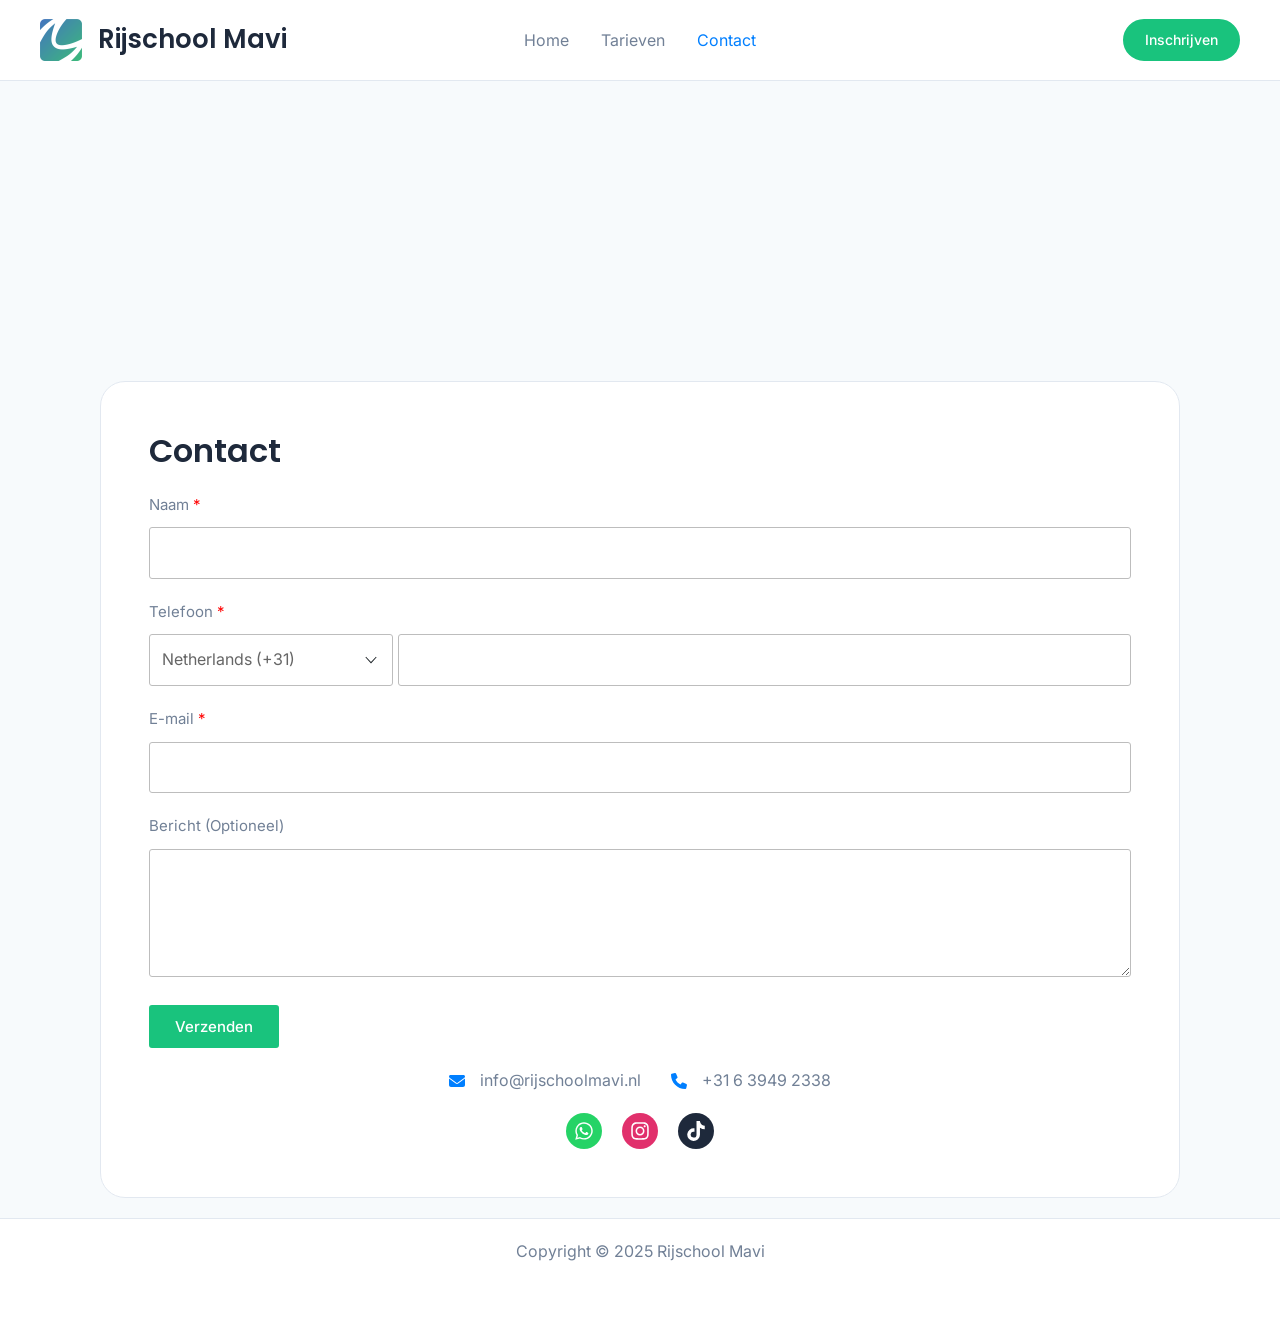
<file: contact/index.html>
<!DOCTYPE html>
<html lang="nl-NL">
<head>
<script src="https://code.jquery.com/jquery-3.7.1.min.js"></script>
<meta charset="UTF-8">
<meta name="viewport" content="width=device-width, initial-scale=1">
	<link rel="profile" href="https://gmpg.org/xfn/11"> 
	<title>Neem contact met ons op - Rijschool Mavi Roermond</title>
	<style>img:is([sizes="auto" i], [sizes^="auto," i]) { contain-intrinsic-size: 3000px 1500px }</style>
	
<!-- The SEO Framework: door Sybre Waaijer -->
<meta name="robots" content="max-snippet:-1,max-image-preview:large,max-video-preview:-1">
<link rel="canonical" href="./index.html">
<meta name="description" content="Neem contact op met Rijschool Mavi Roermond voor al je vragen over rijlessen en onze diensten. We staan klaar om je te helpen je rijdoelen te bereiken.">
<meta property="og:type" content="website">
<meta property="og:locale" content="nl_NL">
<meta property="og:site_name" content="Rijschool Mavi Roermond">
<meta property="og:title" content="Neem contact met ons op">
<meta property="og:description" content="Neem contact op met Rijschool Mavi Roermond voor al je vragen over rijlessen en onze diensten. We staan klaar om je te helpen je rijdoelen te bereiken.">
<meta property="og:url" content="./index.html">
<meta property="og:image" content="./../wp-content/uploads/2023/10/logo.png">
<meta property="og:image:width" content="501">
<meta property="og:image:height" content="501">
<meta name="twitter:card" content="summary_large_image">
<meta name="twitter:title" content="Neem contact met ons op">
<meta name="twitter:description" content="Neem contact op met Rijschool Mavi Roermond voor al je vragen over rijlessen en onze diensten. We staan klaar om je te helpen je rijdoelen te bereiken.">
<meta name="twitter:image" content="./../wp-content/uploads/2023/10/logo.png">
<script type="application/ld+json">{"@context":"https://schema.org","@graph":[{"@type":"WebSite","@id":"//#/schema/WebSite","url":"//","name":"Rijschool Mavi Roermond","description":"Jouw reis begint hier, en wij zijn er om je te begeleiden naar rijvaardigheid en onafhankelijkheid.","inLanguage":"nl-NL","potentialAction":{"@type":"SearchAction","target":{"@type":"EntryPoint","urlTemplate":"//search/{search_term_string}/"},"query-input":"required name=search_term_string"},"publisher":{"@type":"Organization","@id":"//#/schema/Organization","name":"Rijschool Mavi Roermond","url":"//","logo":{"@type":"ImageObject","url":"//wp-content/uploads/2023/10/logo.png","contentUrl":"//wp-content/uploads/2023/10/logo.png","width":501,"height":501,"contentSize":"30243"}}},{"@type":"WebPage","@id":"//contact/","url":"//contact/","name":"Neem contact met ons op - Rijschool Mavi Roermond","description":"Neem contact op met Rijschool Mavi Roermond voor al je vragen over rijlessen en onze diensten. We staan klaar om je te helpen je rijdoelen te bereiken.","inLanguage":"nl-NL","isPartOf":{"@id":"//#/schema/WebSite"},"breadcrumb":{"@type":"BreadcrumbList","@id":"//#/schema/BreadcrumbList","itemListElement":[{"@type":"ListItem","position":1,"item":"//","name":"Rijschool Mavi Roermond"},{"@type":"ListItem","position":2,"name":"Neem contact met ons op"}]},"potentialAction":{"@type":"ReadAction","target":"//contact/"}}]}</script>
<!-- / The SEO Framework: door Sybre Waaijer | 4.47ms meta | 1.29ms boot -->

<link rel="dns-prefetch" href="//fonts.googleapis.com">
<link rel="alternate" type="application/rss+xml" title="Rijschool Mavi &raquo; feed" href="./../feed/index.html">
<link rel="alternate" type="application/rss+xml" title="Rijschool Mavi &raquo; reacties feed" href="./../comments/feed/index.html">
<link rel="stylesheet" id="astra-theme-css-css" href="./../wp-content/themes/astra/assets/css/minified/main.min.css?ver=4.11.3" media="all">
<style id="astra-theme-css-inline-css">
:root{--ast-post-nav-space:0;--ast-container-default-xlg-padding:3em;--ast-container-default-lg-padding:3em;--ast-container-default-slg-padding:2em;--ast-container-default-md-padding:3em;--ast-container-default-sm-padding:3em;--ast-container-default-xs-padding:2.4em;--ast-container-default-xxs-padding:1.8em;--ast-code-block-background:#ECEFF3;--ast-comment-inputs-background:#F9FAFB;--ast-normal-container-width:1200px;--ast-narrow-container-width:750px;--ast-blog-title-font-weight:normal;--ast-blog-meta-weight:inherit;--ast-global-color-primary:var(--ast-global-color-5);--ast-global-color-secondary:var(--ast-global-color-4);--ast-global-color-alternate-background:var(--ast-global-color-7);--ast-global-color-subtle-background:var(--ast-global-color-6);--ast-bg-style-guide:#F8FAFC;--ast-shadow-style-guide:0px 0px 4px 0 #00000057;--ast-global-dark-bg-style:#fff;--ast-global-dark-lfs:#fbfbfb;--ast-widget-bg-color:#fafafa;--ast-wc-container-head-bg-color:#fbfbfb;--ast-title-layout-bg:#eeeeee;--ast-search-border-color:#e7e7e7;--ast-lifter-hover-bg:#e6e6e6;--ast-gallery-block-color:#000;--srfm-color-input-label:var(--ast-global-color-2);}html{font-size:100%;}a{color:var(--ast-global-color-0);}a:hover,a:focus{color:var(--ast-global-color-1);}body,button,input,select,textarea,.ast-button,.ast-custom-button{font-family:'Inter',sans-serif;font-weight:400;font-size:16px;font-size:1rem;line-height:var(--ast-body-line-height,1.6em);}blockquote{color:var(--ast-global-color-8);}h1,.entry-content h1,h2,.entry-content h2,h3,.entry-content h3,h4,.entry-content h4,h5,.entry-content h5,h6,.entry-content h6,.site-title,.site-title a{font-family:'Poppins',sans-serif;font-weight:600;}.ast-site-identity .site-title a{color:var(--ast-global-color-2);}.site-title{font-size:26px;font-size:1.625rem;display:block;}header .custom-logo-link img{max-width:42px;width:42px;}.astra-logo-svg{width:42px;}.site-header .site-description{font-size:15px;font-size:0.9375rem;display:none;}.entry-title{font-size:26px;font-size:1.625rem;}.archive .ast-article-post .ast-article-inner,.blog .ast-article-post .ast-article-inner,.archive .ast-article-post .ast-article-inner:hover,.blog .ast-article-post .ast-article-inner:hover{overflow:hidden;}h1,.entry-content h1{font-size:42px;font-size:2.625rem;font-weight:600;font-family:'Poppins',sans-serif;line-height:1.4em;}h2,.entry-content h2{font-size:32px;font-size:2rem;font-weight:600;font-family:'Poppins',sans-serif;line-height:1.3em;}h3,.entry-content h3{font-size:26px;font-size:1.625rem;font-weight:600;font-family:'Poppins',sans-serif;line-height:1.3em;}h4,.entry-content h4{font-size:24px;font-size:1.5rem;line-height:1.2em;font-weight:600;font-family:'Poppins',sans-serif;}h5,.entry-content h5{font-size:20px;font-size:1.25rem;line-height:1.2em;font-weight:600;font-family:'Poppins',sans-serif;}h6,.entry-content h6{font-size:16px;font-size:1rem;line-height:1.25em;font-weight:600;font-family:'Poppins',sans-serif;}::selection{background-color:var(--ast-global-color-0);color:#000000;}body,h1,.entry-title a,.entry-content h1,h2,.entry-content h2,h3,.entry-content h3,h4,.entry-content h4,h5,.entry-content h5,h6,.entry-content h6{color:var(--ast-global-color-8);}.tagcloud a:hover,.tagcloud a:focus,.tagcloud a.current-item{color:#000000;border-color:var(--ast-global-color-0);background-color:var(--ast-global-color-0);}input:focus,input[type="text"]:focus,input[type="email"]:focus,input[type="url"]:focus,input[type="password"]:focus,input[type="reset"]:focus,input[type="search"]:focus,textarea:focus{border-color:var(--ast-global-color-0);}input[type="radio"]:checked,input[type=reset],input[type="checkbox"]:checked,input[type="checkbox"]:hover:checked,input[type="checkbox"]:focus:checked,input[type=range]::-webkit-slider-thumb{border-color:var(--ast-global-color-0);background-color:var(--ast-global-color-0);box-shadow:none;}.site-footer a:hover + .post-count,.site-footer a:focus + .post-count{background:var(--ast-global-color-0);border-color:var(--ast-global-color-0);}.single .nav-links .nav-previous,.single .nav-links .nav-next{color:var(--ast-global-color-0);}.entry-meta,.entry-meta *{line-height:1.45;color:var(--ast-global-color-0);}.entry-meta a:not(.ast-button):hover,.entry-meta a:not(.ast-button):hover *,.entry-meta a:not(.ast-button):focus,.entry-meta a:not(.ast-button):focus *,.page-links > .page-link,.page-links .page-link:hover,.post-navigation a:hover{color:var(--ast-global-color-1);}#cat option,.secondary .calendar_wrap thead a,.secondary .calendar_wrap thead a:visited{color:var(--ast-global-color-0);}.secondary .calendar_wrap #today,.ast-progress-val span{background:var(--ast-global-color-0);}.secondary a:hover + .post-count,.secondary a:focus + .post-count{background:var(--ast-global-color-0);border-color:var(--ast-global-color-0);}.calendar_wrap #today > a{color:#000000;}.page-links .page-link,.single .post-navigation a{color:var(--ast-global-color-0);}.ast-search-menu-icon .search-form button.search-submit{padding:0 4px;}.ast-search-menu-icon form.search-form{padding-right:0;}.ast-search-menu-icon.slide-search input.search-field{width:0;}.ast-header-search .ast-search-menu-icon.ast-dropdown-active .search-form,.ast-header-search .ast-search-menu-icon.ast-dropdown-active .search-field:focus{transition:all 0.2s;}.search-form input.search-field:focus{outline:none;}.ast-archive-title{color:var(--ast-global-color-2);}.widget-title,.widget .wp-block-heading{font-size:22px;font-size:1.375rem;color:var(--ast-global-color-2);}.ast-search-menu-icon.slide-search a:focus-visible:focus-visible,.astra-search-icon:focus-visible,#close:focus-visible,a:focus-visible,.ast-menu-toggle:focus-visible,.site .skip-link:focus-visible,.wp-block-loginout input:focus-visible,.wp-block-search.wp-block-search__button-inside .wp-block-search__inside-wrapper,.ast-header-navigation-arrow:focus-visible,.woocommerce .wc-proceed-to-checkout > .checkout-button:focus-visible,.woocommerce .woocommerce-MyAccount-navigation ul li a:focus-visible,.ast-orders-table__row .ast-orders-table__cell:focus-visible,.woocommerce .woocommerce-order-details .order-again > .button:focus-visible,.woocommerce .woocommerce-message a.button.wc-forward:focus-visible,.woocommerce #minus_qty:focus-visible,.woocommerce #plus_qty:focus-visible,a#ast-apply-coupon:focus-visible,.woocommerce .woocommerce-info a:focus-visible,.woocommerce .astra-shop-summary-wrap a:focus-visible,.woocommerce a.wc-forward:focus-visible,#ast-apply-coupon:focus-visible,.woocommerce-js .woocommerce-mini-cart-item a.remove:focus-visible,#close:focus-visible,.button.search-submit:focus-visible,#search_submit:focus,.normal-search:focus-visible,.ast-header-account-wrap:focus-visible,.woocommerce .ast-on-card-button.ast-quick-view-trigger:focus{outline-style:dotted;outline-color:inherit;outline-width:thin;}input:focus,input[type="text"]:focus,input[type="email"]:focus,input[type="url"]:focus,input[type="password"]:focus,input[type="reset"]:focus,input[type="search"]:focus,input[type="number"]:focus,textarea:focus,.wp-block-search__input:focus,[data-section="section-header-mobile-trigger"] .ast-button-wrap .ast-mobile-menu-trigger-minimal:focus,.ast-mobile-popup-drawer.active .menu-toggle-close:focus,.woocommerce-ordering select.orderby:focus,#ast-scroll-top:focus,#coupon_code:focus,.woocommerce-page #comment:focus,.woocommerce #reviews #respond input#submit:focus,.woocommerce a.add_to_cart_button:focus,.woocommerce .button.single_add_to_cart_button:focus,.woocommerce .woocommerce-cart-form button:focus,.woocommerce .woocommerce-cart-form__cart-item .quantity .qty:focus,.woocommerce .woocommerce-billing-fields .woocommerce-billing-fields__field-wrapper .woocommerce-input-wrapper > .input-text:focus,.woocommerce #order_comments:focus,.woocommerce #place_order:focus,.woocommerce .woocommerce-address-fields .woocommerce-address-fields__field-wrapper .woocommerce-input-wrapper > .input-text:focus,.woocommerce .woocommerce-MyAccount-content form button:focus,.woocommerce .woocommerce-MyAccount-content .woocommerce-EditAccountForm .woocommerce-form-row .woocommerce-Input.input-text:focus,.woocommerce .ast-woocommerce-container .woocommerce-pagination ul.page-numbers li a:focus,body #content .woocommerce form .form-row .select2-container--default .select2-selection--single:focus,#ast-coupon-code:focus,.woocommerce.woocommerce-js .quantity input[type=number]:focus,.woocommerce-js .woocommerce-mini-cart-item .quantity input[type=number]:focus,.woocommerce p#ast-coupon-trigger:focus{border-style:dotted;border-color:inherit;border-width:thin;}input{outline:none;}.ast-logo-title-inline .site-logo-img{padding-right:1em;}.site-logo-img img{ transition:all 0.2s linear;}body .ast-oembed-container *{position:absolute;top:0;width:100%;height:100%;left:0;}body .wp-block-embed-pocket-casts .ast-oembed-container *{position:unset;}.ast-single-post-featured-section + article {margin-top: 2em;}.site-content .ast-single-post-featured-section img {width: 100%;overflow: hidden;object-fit: cover;}.site > .ast-single-related-posts-container {margin-top: 0;}@media (min-width: 922px) {.ast-desktop .ast-container--narrow {max-width: var(--ast-narrow-container-width);margin: 0 auto;}}@media (max-width:921.9px){#ast-desktop-header{display:none;}}@media (min-width:922px){#ast-mobile-header{display:none;}}.wp-block-buttons.aligncenter{justify-content:center;}@media (max-width:921px){.ast-theme-transparent-header #primary,.ast-theme-transparent-header #secondary{padding:0;}}@media (max-width:921px){.ast-plain-container.ast-no-sidebar #primary{padding:0;}}.ast-plain-container.ast-no-sidebar #primary{margin-top:0;margin-bottom:0;}@media (min-width:1200px){.ast-plain-container.ast-no-sidebar #primary{margin-top:60px;margin-bottom:60px;}}.wp-block-button.is-style-outline .wp-block-button__link{border-color:var(--ast-global-color-0);border-top-width:2px;border-right-width:2px;border-bottom-width:2px;border-left-width:2px;}div.wp-block-button.is-style-outline > .wp-block-button__link:not(.has-text-color),div.wp-block-button.wp-block-button__link.is-style-outline:not(.has-text-color){color:var(--ast-global-color-0);}.wp-block-button.is-style-outline .wp-block-button__link:hover,.wp-block-buttons .wp-block-button.is-style-outline .wp-block-button__link:focus,.wp-block-buttons .wp-block-button.is-style-outline > .wp-block-button__link:not(.has-text-color):hover,.wp-block-buttons .wp-block-button.wp-block-button__link.is-style-outline:not(.has-text-color):hover{color:var(--ast-global-color-5);background-color:#16ac6f;border-color:#16ac6f;}.post-page-numbers.current .page-link,.ast-pagination .page-numbers.current{color:#000000;border-color:var(--ast-global-color-0);background-color:var(--ast-global-color-0);}.wp-block-button.is-style-outline .wp-block-button__link{border-top-width:2px;border-right-width:2px;border-bottom-width:2px;border-left-width:2px;}.wp-block-button.is-style-outline .wp-block-button__link.wp-element-button,.ast-outline-button{border-color:var(--ast-global-color-0);font-family:inherit;font-weight:500;font-size:14px;font-size:0.875rem;line-height:1em;border-top-left-radius:30px;border-top-right-radius:30px;border-bottom-right-radius:30px;border-bottom-left-radius:30px;}.wp-block-buttons .wp-block-button.is-style-outline > .wp-block-button__link:not(.has-text-color),.wp-block-buttons .wp-block-button.wp-block-button__link.is-style-outline:not(.has-text-color),.ast-outline-button{color:var(--ast-global-color-0);}.wp-block-button.is-style-outline .wp-block-button__link:hover,.wp-block-buttons .wp-block-button.is-style-outline .wp-block-button__link:focus,.wp-block-buttons .wp-block-button.is-style-outline > .wp-block-button__link:not(.has-text-color):hover,.wp-block-buttons .wp-block-button.wp-block-button__link.is-style-outline:not(.has-text-color):hover,.ast-outline-button:hover,.ast-outline-button:focus,.wp-block-uagb-buttons-child .uagb-buttons-repeater.ast-outline-button:hover,.wp-block-uagb-buttons-child .uagb-buttons-repeater.ast-outline-button:focus{color:var(--ast-global-color-5);background-color:#16ac6f;border-color:#16ac6f;}.wp-block-button .wp-block-button__link.wp-element-button.is-style-outline:not(.has-background),.wp-block-button.is-style-outline>.wp-block-button__link.wp-element-button:not(.has-background),.ast-outline-button{background-color:var(--ast-global-color-0);}.entry-content[data-ast-blocks-layout] > figure{margin-bottom:1em;}h1.widget-title{font-weight:600;}h2.widget-title{font-weight:600;}h3.widget-title{font-weight:600;}#page{display:flex;flex-direction:column;min-height:100vh;}.ast-404-layout-1 h1.page-title{color:var(--ast-global-color-2);}.single .post-navigation a{line-height:1em;height:inherit;}.error-404 .page-sub-title{font-size:1.5rem;font-weight:inherit;}.search .site-content .content-area .search-form{margin-bottom:0;}#page .site-content{flex-grow:1;}.widget{margin-bottom:1.25em;}#secondary li{line-height:1.5em;}#secondary .wp-block-group h2{margin-bottom:0.7em;}#secondary h2{font-size:1.7rem;}.ast-separate-container .ast-article-post,.ast-separate-container .ast-article-single,.ast-separate-container .comment-respond{padding:3em;}.ast-separate-container .ast-article-single .ast-article-single{padding:0;}.ast-article-single .wp-block-post-template-is-layout-grid{padding-left:0;}.ast-separate-container .comments-title,.ast-narrow-container .comments-title{padding:1.5em 2em;}.ast-page-builder-template .comment-form-textarea,.ast-comment-formwrap .ast-grid-common-col{padding:0;}.ast-comment-formwrap{padding:0;display:inline-flex;column-gap:20px;width:100%;margin-left:0;margin-right:0;}.comments-area textarea#comment:focus,.comments-area textarea#comment:active,.comments-area .ast-comment-formwrap input[type="text"]:focus,.comments-area .ast-comment-formwrap input[type="text"]:active {box-shadow:none;outline:none;}.archive.ast-page-builder-template .entry-header{margin-top:2em;}.ast-page-builder-template .ast-comment-formwrap{width:100%;}.entry-title{margin-bottom:0.5em;}.ast-archive-description p{font-size:inherit;font-weight:inherit;line-height:inherit;}.ast-separate-container .ast-comment-list li.depth-1,.hentry{margin-bottom:2em;}@media (min-width:921px){.ast-left-sidebar.ast-page-builder-template #secondary,.archive.ast-right-sidebar.ast-page-builder-template .site-main{padding-left:20px;padding-right:20px;}}@media (max-width:544px){.ast-comment-formwrap.ast-row{column-gap:10px;display:inline-block;}#ast-commentform .ast-grid-common-col{position:relative;width:100%;}}@media (min-width:1201px){.ast-separate-container .ast-article-post,.ast-separate-container .ast-article-single,.ast-separate-container .ast-author-box,.ast-separate-container .ast-404-layout-1,.ast-separate-container .no-results{padding:3em;}}@media (max-width:921px){.ast-separate-container #primary,.ast-separate-container #secondary{padding:1.5em 0;}#primary,#secondary{padding:1.5em 0;margin:0;}.ast-left-sidebar #content > .ast-container{display:flex;flex-direction:column-reverse;width:100%;}}@media (min-width:922px){.ast-separate-container.ast-right-sidebar #primary,.ast-separate-container.ast-left-sidebar #primary{border:0;}.search-no-results.ast-separate-container #primary{margin-bottom:4em;}}.wp-block-button .wp-block-button__link{color:var(--ast-global-color-5);}.wp-block-button .wp-block-button__link:hover,.wp-block-button .wp-block-button__link:focus{color:var(--ast-global-color-5);background-color:#16ac6f;border-color:#16ac6f;}.wp-block-button .wp-block-button__link,.wp-block-search .wp-block-search__button,body .wp-block-file .wp-block-file__button{border-style:solid;border-top-width:2px;border-right-width:2px;border-left-width:2px;border-bottom-width:2px;border-color:var(--ast-global-color-0);background-color:var(--ast-global-color-0);color:var(--ast-global-color-5);font-family:inherit;font-weight:500;line-height:1em;font-size:14px;font-size:0.875rem;border-top-left-radius:30px;border-top-right-radius:30px;border-bottom-right-radius:30px;border-bottom-left-radius:30px;padding-top:12px;padding-right:20px;padding-bottom:12px;padding-left:20px;}.menu-toggle,button,.ast-button,.ast-custom-button,.button,input#submit,input[type="button"],input[type="submit"],input[type="reset"],#comments .submit,.search .search-submit,form[CLASS*="wp-block-search__"].wp-block-search .wp-block-search__inside-wrapper .wp-block-search__button,body .wp-block-file .wp-block-file__button,.search .search-submit,.woocommerce-js a.button,.woocommerce button.button,.woocommerce .woocommerce-message a.button,.woocommerce #respond input#submit.alt,.woocommerce input.button.alt,.woocommerce input.button,.woocommerce input.button:disabled,.woocommerce input.button:disabled[disabled],.woocommerce input.button:disabled:hover,.woocommerce input.button:disabled[disabled]:hover,.woocommerce #respond input#submit,.woocommerce button.button.alt.disabled,.wc-block-grid__products .wc-block-grid__product .wp-block-button__link,.wc-block-grid__product-onsale,[CLASS*="wc-block"] button,.woocommerce-js .astra-cart-drawer .astra-cart-drawer-content .woocommerce-mini-cart__buttons .button:not(.checkout):not(.ast-continue-shopping),.woocommerce-js .astra-cart-drawer .astra-cart-drawer-content .woocommerce-mini-cart__buttons a.checkout,.woocommerce button.button.alt.disabled.wc-variation-selection-needed,[CLASS*="wc-block"] .wc-block-components-button{border-style:solid;border-top-width:2px;border-right-width:2px;border-left-width:2px;border-bottom-width:2px;color:var(--ast-global-color-5);border-color:var(--ast-global-color-0);background-color:var(--ast-global-color-0);padding-top:12px;padding-right:20px;padding-bottom:12px;padding-left:20px;font-family:inherit;font-weight:500;font-size:14px;font-size:0.875rem;line-height:1em;border-top-left-radius:30px;border-top-right-radius:30px;border-bottom-right-radius:30px;border-bottom-left-radius:30px;}button:focus,.menu-toggle:hover,button:hover,.ast-button:hover,.ast-custom-button:hover .button:hover,.ast-custom-button:hover ,input[type=reset]:hover,input[type=reset]:focus,input#submit:hover,input#submit:focus,input[type="button"]:hover,input[type="button"]:focus,input[type="submit"]:hover,input[type="submit"]:focus,form[CLASS*="wp-block-search__"].wp-block-search .wp-block-search__inside-wrapper .wp-block-search__button:hover,form[CLASS*="wp-block-search__"].wp-block-search .wp-block-search__inside-wrapper .wp-block-search__button:focus,body .wp-block-file .wp-block-file__button:hover,body .wp-block-file .wp-block-file__button:focus,.woocommerce-js a.button:hover,.woocommerce button.button:hover,.woocommerce .woocommerce-message a.button:hover,.woocommerce #respond input#submit:hover,.woocommerce #respond input#submit.alt:hover,.woocommerce input.button.alt:hover,.woocommerce input.button:hover,.woocommerce button.button.alt.disabled:hover,.wc-block-grid__products .wc-block-grid__product .wp-block-button__link:hover,[CLASS*="wc-block"] button:hover,.woocommerce-js .astra-cart-drawer .astra-cart-drawer-content .woocommerce-mini-cart__buttons .button:not(.checkout):not(.ast-continue-shopping):hover,.woocommerce-js .astra-cart-drawer .astra-cart-drawer-content .woocommerce-mini-cart__buttons a.checkout:hover,.woocommerce button.button.alt.disabled.wc-variation-selection-needed:hover,[CLASS*="wc-block"] .wc-block-components-button:hover,[CLASS*="wc-block"] .wc-block-components-button:focus{color:var(--ast-global-color-5);background-color:#16ac6f;border-color:#16ac6f;}form[CLASS*="wp-block-search__"].wp-block-search .wp-block-search__inside-wrapper .wp-block-search__button.has-icon{padding-top:calc(12px - 3px);padding-right:calc(20px - 3px);padding-bottom:calc(12px - 3px);padding-left:calc(20px - 3px);}@media (max-width:921px){.ast-mobile-header-stack .main-header-bar .ast-search-menu-icon{display:inline-block;}.ast-header-break-point.ast-header-custom-item-outside .ast-mobile-header-stack .main-header-bar .ast-search-icon{margin:0;}.ast-comment-avatar-wrap img{max-width:2.5em;}.ast-comment-meta{padding:0 1.8888em 1.3333em;}.ast-separate-container .ast-comment-list li.depth-1{padding:1.5em 2.14em;}.ast-separate-container .comment-respond{padding:2em 2.14em;}}@media (min-width:544px){.ast-container{max-width:100%;}}@media (max-width:544px){.ast-separate-container .ast-article-post,.ast-separate-container .ast-article-single,.ast-separate-container .comments-title,.ast-separate-container .ast-archive-description{padding:1.5em 1em;}.ast-separate-container #content .ast-container{padding-left:0.54em;padding-right:0.54em;}.ast-separate-container .ast-comment-list .bypostauthor{padding:.5em;}.ast-search-menu-icon.ast-dropdown-active .search-field{width:170px;}} #ast-mobile-header .ast-site-header-cart-li a{pointer-events:none;}.ast-separate-container{background-color:var(--ast-global-color-4);background-image:none;}@media (max-width:921px){.site-title{display:block;}.site-header .site-description{display:none;}h1,.entry-content h1{font-size:30px;}h2,.entry-content h2{font-size:25px;}h3,.entry-content h3{font-size:20px;}body,.ast-separate-container{background-color:var(--ast-global-color-4);background-image:none;}}@media (max-width:544px){.site-title{display:block;}.site-header .site-description{display:none;}h1,.entry-content h1{font-size:30px;}h2,.entry-content h2{font-size:25px;}h3,.entry-content h3{font-size:20px;}body,.ast-separate-container{background-color:var(--ast-global-color-4);background-image:none;}}@media (max-width:921px){html{font-size:91.2%;}}@media (max-width:544px){html{font-size:91.2%;}}@media (min-width:922px){.ast-container{max-width:1240px;}}@media (min-width:922px){.site-content .ast-container{display:flex;}}@media (max-width:921px){.site-content .ast-container{flex-direction:column;}}@media (min-width:922px){.main-header-menu .sub-menu .menu-item.ast-left-align-sub-menu:hover > .sub-menu,.main-header-menu .sub-menu .menu-item.ast-left-align-sub-menu.focus > .sub-menu{margin-left:-0px;}}.entry-content li > p{margin-bottom:0;}.site .comments-area{padding-bottom:3em;}.wp-block-file {display: flex;align-items: center;flex-wrap: wrap;justify-content: space-between;}.wp-block-pullquote {border: none;}.wp-block-pullquote blockquote::before {content: "\201D";font-family: "Helvetica",sans-serif;display: flex;transform: rotate( 180deg );font-size: 6rem;font-style: normal;line-height: 1;font-weight: bold;align-items: center;justify-content: center;}.has-text-align-right > blockquote::before {justify-content: flex-start;}.has-text-align-left > blockquote::before {justify-content: flex-end;}figure.wp-block-pullquote.is-style-solid-color blockquote {max-width: 100%;text-align: inherit;}:root {--wp--custom--ast-default-block-top-padding: 3em;--wp--custom--ast-default-block-right-padding: 3em;--wp--custom--ast-default-block-bottom-padding: 3em;--wp--custom--ast-default-block-left-padding: 3em;--wp--custom--ast-container-width: 1200px;--wp--custom--ast-content-width-size: 1200px;--wp--custom--ast-wide-width-size: calc(1200px + var(--wp--custom--ast-default-block-left-padding) + var(--wp--custom--ast-default-block-right-padding));}.ast-narrow-container {--wp--custom--ast-content-width-size: 750px;--wp--custom--ast-wide-width-size: 750px;}@media(max-width: 921px) {:root {--wp--custom--ast-default-block-top-padding: 3em;--wp--custom--ast-default-block-right-padding: 2em;--wp--custom--ast-default-block-bottom-padding: 3em;--wp--custom--ast-default-block-left-padding: 2em;}}@media(max-width: 544px) {:root {--wp--custom--ast-default-block-top-padding: 3em;--wp--custom--ast-default-block-right-padding: 1.5em;--wp--custom--ast-default-block-bottom-padding: 3em;--wp--custom--ast-default-block-left-padding: 1.5em;}}.entry-content > .wp-block-group,.entry-content > .wp-block-cover,.entry-content > .wp-block-columns {padding-top: var(--wp--custom--ast-default-block-top-padding);padding-right: var(--wp--custom--ast-default-block-right-padding);padding-bottom: var(--wp--custom--ast-default-block-bottom-padding);padding-left: var(--wp--custom--ast-default-block-left-padding);}.ast-plain-container.ast-no-sidebar .entry-content > .alignfull,.ast-page-builder-template .ast-no-sidebar .entry-content > .alignfull {margin-left: calc( -50vw + 50%);margin-right: calc( -50vw + 50%);max-width: 100vw;width: 100vw;}.ast-plain-container.ast-no-sidebar .entry-content .alignfull .alignfull,.ast-page-builder-template.ast-no-sidebar .entry-content .alignfull .alignfull,.ast-plain-container.ast-no-sidebar .entry-content .alignfull .alignwide,.ast-page-builder-template.ast-no-sidebar .entry-content .alignfull .alignwide,.ast-plain-container.ast-no-sidebar .entry-content .alignwide .alignfull,.ast-page-builder-template.ast-no-sidebar .entry-content .alignwide .alignfull,.ast-plain-container.ast-no-sidebar .entry-content .alignwide .alignwide,.ast-page-builder-template.ast-no-sidebar .entry-content .alignwide .alignwide,.ast-plain-container.ast-no-sidebar .entry-content .wp-block-column .alignfull,.ast-page-builder-template.ast-no-sidebar .entry-content .wp-block-column .alignfull,.ast-plain-container.ast-no-sidebar .entry-content .wp-block-column .alignwide,.ast-page-builder-template.ast-no-sidebar .entry-content .wp-block-column .alignwide {margin-left: auto;margin-right: auto;width: 100%;}[data-ast-blocks-layout] .wp-block-separator:not(.is-style-dots) {height: 0;}[data-ast-blocks-layout] .wp-block-separator {margin: 20px auto;}[data-ast-blocks-layout] .wp-block-separator:not(.is-style-wide):not(.is-style-dots) {max-width: 100px;}[data-ast-blocks-layout] .wp-block-separator.has-background {padding: 0;}.entry-content[data-ast-blocks-layout] > * {max-width: var(--wp--custom--ast-content-width-size);margin-left: auto;margin-right: auto;}.entry-content[data-ast-blocks-layout] > .alignwide {max-width: var(--wp--custom--ast-wide-width-size);}.entry-content[data-ast-blocks-layout] .alignfull {max-width: none;}.entry-content .wp-block-columns {margin-bottom: 0;}blockquote {margin: 1.5em;border-color: rgba(0,0,0,0.05);}.wp-block-quote:not(.has-text-align-right):not(.has-text-align-center) {border-left: 5px solid rgba(0,0,0,0.05);}.has-text-align-right > blockquote,blockquote.has-text-align-right {border-right: 5px solid rgba(0,0,0,0.05);}.has-text-align-left > blockquote,blockquote.has-text-align-left {border-left: 5px solid rgba(0,0,0,0.05);}.wp-block-site-tagline,.wp-block-latest-posts .read-more {margin-top: 15px;}.wp-block-loginout p label {display: block;}.wp-block-loginout p:not(.login-remember):not(.login-submit) input {width: 100%;}.wp-block-loginout input:focus {border-color: transparent;}.wp-block-loginout input:focus {outline: thin dotted;}.entry-content .wp-block-media-text .wp-block-media-text__content {padding: 0 0 0 8%;}.entry-content .wp-block-media-text.has-media-on-the-right .wp-block-media-text__content {padding: 0 8% 0 0;}.entry-content .wp-block-media-text.has-background .wp-block-media-text__content {padding: 8%;}.entry-content .wp-block-cover:not([class*="background-color"]):not(.has-text-color.has-link-color) .wp-block-cover__inner-container,.entry-content .wp-block-cover:not([class*="background-color"]) .wp-block-cover-image-text,.entry-content .wp-block-cover:not([class*="background-color"]) .wp-block-cover-text,.entry-content .wp-block-cover-image:not([class*="background-color"]) .wp-block-cover__inner-container,.entry-content .wp-block-cover-image:not([class*="background-color"]) .wp-block-cover-image-text,.entry-content .wp-block-cover-image:not([class*="background-color"]) .wp-block-cover-text {color: var(--ast-global-color-primary,var(--ast-global-color-5));}.wp-block-loginout .login-remember input {width: 1.1rem;height: 1.1rem;margin: 0 5px 4px 0;vertical-align: middle;}.wp-block-latest-posts > li > *:first-child,.wp-block-latest-posts:not(.is-grid) > li:first-child {margin-top: 0;}.entry-content > .wp-block-buttons,.entry-content > .wp-block-uagb-buttons {margin-bottom: 1.5em;}.wp-block-search__inside-wrapper .wp-block-search__input {padding: 0 10px;color: var(--ast-global-color-3);background: var(--ast-global-color-primary,var(--ast-global-color-5));border-color: var(--ast-border-color);}.wp-block-latest-posts .read-more {margin-bottom: 1.5em;}.wp-block-search__no-button .wp-block-search__inside-wrapper .wp-block-search__input {padding-top: 5px;padding-bottom: 5px;}.wp-block-latest-posts .wp-block-latest-posts__post-date,.wp-block-latest-posts .wp-block-latest-posts__post-author {font-size: 1rem;}.wp-block-latest-posts > li > *,.wp-block-latest-posts:not(.is-grid) > li {margin-top: 12px;margin-bottom: 12px;}.ast-page-builder-template .entry-content[data-ast-blocks-layout] > *,.ast-page-builder-template .entry-content[data-ast-blocks-layout] > .alignfull:not(.wp-block-group):not(.uagb-is-root-container) > * {max-width: none;}.ast-page-builder-template .entry-content[data-ast-blocks-layout] > .alignwide:not(.uagb-is-root-container) > * {max-width: var(--wp--custom--ast-wide-width-size);}.ast-page-builder-template .entry-content[data-ast-blocks-layout] > .inherit-container-width > *,.ast-page-builder-template .entry-content[data-ast-blocks-layout] > *:not(.wp-block-group):not(.uagb-is-root-container) > *,.entry-content[data-ast-blocks-layout] > .wp-block-cover .wp-block-cover__inner-container {max-width: var(--wp--custom--ast-content-width-size) ;margin-left: auto;margin-right: auto;}.entry-content[data-ast-blocks-layout] .wp-block-cover:not(.alignleft):not(.alignright) {width: auto;}@media(max-width: 1200px) {.ast-separate-container .entry-content > .alignfull,.ast-separate-container .entry-content[data-ast-blocks-layout] > .alignwide,.ast-plain-container .entry-content[data-ast-blocks-layout] > .alignwide,.ast-plain-container .entry-content .alignfull {margin-left: calc(-1 * min(var(--ast-container-default-xlg-padding),20px)) ;margin-right: calc(-1 * min(var(--ast-container-default-xlg-padding),20px));}}@media(min-width: 1201px) {.ast-separate-container .entry-content > .alignfull {margin-left: calc(-1 * var(--ast-container-default-xlg-padding) );margin-right: calc(-1 * var(--ast-container-default-xlg-padding) );}.ast-separate-container .entry-content[data-ast-blocks-layout] > .alignwide,.ast-plain-container .entry-content[data-ast-blocks-layout] > .alignwide {margin-left: calc(-1 * var(--wp--custom--ast-default-block-left-padding) );margin-right: calc(-1 * var(--wp--custom--ast-default-block-right-padding) );}}@media(min-width: 921px) {.ast-separate-container .entry-content .wp-block-group.alignwide:not(.inherit-container-width) > :where(:not(.alignleft):not(.alignright)),.ast-plain-container .entry-content .wp-block-group.alignwide:not(.inherit-container-width) > :where(:not(.alignleft):not(.alignright)) {max-width: calc( var(--wp--custom--ast-content-width-size) + 80px );}.ast-plain-container.ast-right-sidebar .entry-content[data-ast-blocks-layout] .alignfull,.ast-plain-container.ast-left-sidebar .entry-content[data-ast-blocks-layout] .alignfull {margin-left: -60px;margin-right: -60px;}}@media(min-width: 544px) {.entry-content > .alignleft {margin-right: 20px;}.entry-content > .alignright {margin-left: 20px;}}@media (max-width:544px){.wp-block-columns .wp-block-column:not(:last-child){margin-bottom:20px;}.wp-block-latest-posts{margin:0;}}@media( max-width: 600px ) {.entry-content .wp-block-media-text .wp-block-media-text__content,.entry-content .wp-block-media-text.has-media-on-the-right .wp-block-media-text__content {padding: 8% 0 0;}.entry-content .wp-block-media-text.has-background .wp-block-media-text__content {padding: 8%;}}.ast-page-builder-template .entry-header {padding-left: 0;}.ast-narrow-container .site-content .wp-block-uagb-image--align-full .wp-block-uagb-image__figure {max-width: 100%;margin-left: auto;margin-right: auto;}.entry-content ul,.entry-content ol {padding: revert;margin: revert;}:root .has-ast-global-color-0-color{color:var(--ast-global-color-0);}:root .has-ast-global-color-0-background-color{background-color:var(--ast-global-color-0);}:root .wp-block-button .has-ast-global-color-0-color{color:var(--ast-global-color-0);}:root .wp-block-button .has-ast-global-color-0-background-color{background-color:var(--ast-global-color-0);}:root .has-ast-global-color-1-color{color:var(--ast-global-color-1);}:root .has-ast-global-color-1-background-color{background-color:var(--ast-global-color-1);}:root .wp-block-button .has-ast-global-color-1-color{color:var(--ast-global-color-1);}:root .wp-block-button .has-ast-global-color-1-background-color{background-color:var(--ast-global-color-1);}:root .has-ast-global-color-2-color{color:var(--ast-global-color-2);}:root .has-ast-global-color-2-background-color{background-color:var(--ast-global-color-2);}:root .wp-block-button .has-ast-global-color-2-color{color:var(--ast-global-color-2);}:root .wp-block-button .has-ast-global-color-2-background-color{background-color:var(--ast-global-color-2);}:root .has-ast-global-color-3-color{color:var(--ast-global-color-3);}:root .has-ast-global-color-3-background-color{background-color:var(--ast-global-color-3);}:root .wp-block-button .has-ast-global-color-3-color{color:var(--ast-global-color-3);}:root .wp-block-button .has-ast-global-color-3-background-color{background-color:var(--ast-global-color-3);}:root .has-ast-global-color-4-color{color:var(--ast-global-color-4);}:root .has-ast-global-color-4-background-color{background-color:var(--ast-global-color-4);}:root .wp-block-button .has-ast-global-color-4-color{color:var(--ast-global-color-4);}:root .wp-block-button .has-ast-global-color-4-background-color{background-color:var(--ast-global-color-4);}:root .has-ast-global-color-5-color{color:var(--ast-global-color-5);}:root .has-ast-global-color-5-background-color{background-color:var(--ast-global-color-5);}:root .wp-block-button .has-ast-global-color-5-color{color:var(--ast-global-color-5);}:root .wp-block-button .has-ast-global-color-5-background-color{background-color:var(--ast-global-color-5);}:root .has-ast-global-color-6-color{color:var(--ast-global-color-6);}:root .has-ast-global-color-6-background-color{background-color:var(--ast-global-color-6);}:root .wp-block-button .has-ast-global-color-6-color{color:var(--ast-global-color-6);}:root .wp-block-button .has-ast-global-color-6-background-color{background-color:var(--ast-global-color-6);}:root .has-ast-global-color-7-color{color:var(--ast-global-color-7);}:root .has-ast-global-color-7-background-color{background-color:var(--ast-global-color-7);}:root .wp-block-button .has-ast-global-color-7-color{color:var(--ast-global-color-7);}:root .wp-block-button .has-ast-global-color-7-background-color{background-color:var(--ast-global-color-7);}:root .has-ast-global-color-8-color{color:var(--ast-global-color-8);}:root .has-ast-global-color-8-background-color{background-color:var(--ast-global-color-8);}:root .wp-block-button .has-ast-global-color-8-color{color:var(--ast-global-color-8);}:root .wp-block-button .has-ast-global-color-8-background-color{background-color:var(--ast-global-color-8);}:root{--ast-global-color-0:#19c37d;--ast-global-color-1:#007fff;--ast-global-color-2:#1e293b;--ast-global-color-3:#4a5568;--ast-global-color-4:#f7fafc;--ast-global-color-5:#FFFFFF;--ast-global-color-6:#e2e8f0;--ast-global-color-7:#cbd5e1;--ast-global-color-8:#718096;}:root {--ast-border-color : var(--ast-global-color-6);}.ast-archive-entry-banner {-js-display: flex;display: flex;flex-direction: column;justify-content: center;text-align: center;position: relative;background: var(--ast-title-layout-bg);}.ast-archive-entry-banner[data-banner-width-type="custom"] {margin: 0 auto;width: 100%;}.ast-archive-entry-banner[data-banner-layout="layout-1"] {background: inherit;padding: 20px 0;text-align: left;}body.archive .ast-archive-description{max-width:1200px;width:100%;text-align:left;padding-top:3em;padding-right:3em;padding-bottom:3em;padding-left:3em;}body.archive .ast-archive-description .ast-archive-title,body.archive .ast-archive-description .ast-archive-title *{font-weight:600;font-size:32px;font-size:2rem;}body.archive .ast-archive-description > *:not(:last-child){margin-bottom:10px;}@media (max-width:921px){body.archive .ast-archive-description{text-align:left;}}@media (max-width:544px){body.archive .ast-archive-description{text-align:left;}}.ast-breadcrumbs .trail-browse,.ast-breadcrumbs .trail-items,.ast-breadcrumbs .trail-items li{display:inline-block;margin:0;padding:0;border:none;background:inherit;text-indent:0;text-decoration:none;}.ast-breadcrumbs .trail-browse{font-size:inherit;font-style:inherit;font-weight:inherit;color:inherit;}.ast-breadcrumbs .trail-items{list-style:none;}.trail-items li::after{padding:0 0.3em;content:"\00bb";}.trail-items li:last-of-type::after{display:none;}h1,.entry-content h1,h2,.entry-content h2,h3,.entry-content h3,h4,.entry-content h4,h5,.entry-content h5,h6,.entry-content h6{color:var(--ast-global-color-2);}.entry-title a{color:var(--ast-global-color-2);}@media (max-width:921px){.ast-builder-grid-row-container.ast-builder-grid-row-tablet-3-firstrow .ast-builder-grid-row > *:first-child,.ast-builder-grid-row-container.ast-builder-grid-row-tablet-3-lastrow .ast-builder-grid-row > *:last-child{grid-column:1 / -1;}}@media (max-width:544px){.ast-builder-grid-row-container.ast-builder-grid-row-mobile-3-firstrow .ast-builder-grid-row > *:first-child,.ast-builder-grid-row-container.ast-builder-grid-row-mobile-3-lastrow .ast-builder-grid-row > *:last-child{grid-column:1 / -1;}}.ast-builder-layout-element[data-section="title_tagline"]{display:flex;}@media (max-width:921px){.ast-header-break-point .ast-builder-layout-element[data-section="title_tagline"]{display:flex;}}@media (max-width:544px){.ast-header-break-point .ast-builder-layout-element[data-section="title_tagline"]{display:flex;}}[data-section*="section-hb-button-"] .menu-link{display:none;}.ast-header-button-1 .ast-custom-button{border-top-width:2px;border-bottom-width:2px;border-left-width:2px;border-right-width:2px;}.ast-header-button-1[data-section*="section-hb-button-"] .ast-builder-button-wrap .ast-custom-button{padding-top:12px;padding-bottom:12px;padding-left:20px;padding-right:20px;}.ast-header-button-1[data-section="section-hb-button-1"]{display:flex;}@media (max-width:921px){.ast-header-break-point .ast-header-button-1[data-section="section-hb-button-1"]{display:flex;}}@media (max-width:544px){.ast-header-break-point .ast-header-button-1[data-section="section-hb-button-1"]{display:flex;}}.ast-builder-menu-1{font-family:inherit;font-weight:inherit;}.ast-builder-menu-1 .menu-item > .menu-link{color:var(--ast-global-color-8);}.ast-builder-menu-1 .menu-item > .ast-menu-toggle{color:var(--ast-global-color-8);}.ast-builder-menu-1 .menu-item:hover > .menu-link,.ast-builder-menu-1 .inline-on-mobile .menu-item:hover > .ast-menu-toggle{color:var(--ast-global-color-1);}.ast-builder-menu-1 .menu-item:hover > .ast-menu-toggle{color:var(--ast-global-color-1);}.ast-builder-menu-1 .menu-item.current-menu-item > .menu-link,.ast-builder-menu-1 .inline-on-mobile .menu-item.current-menu-item > .ast-menu-toggle,.ast-builder-menu-1 .current-menu-ancestor > .menu-link{color:var(--ast-global-color-1);}.ast-builder-menu-1 .menu-item.current-menu-item > .ast-menu-toggle{color:var(--ast-global-color-1);}.ast-builder-menu-1 .sub-menu,.ast-builder-menu-1 .inline-on-mobile .sub-menu{border-top-width:2px;border-bottom-width:0px;border-right-width:0px;border-left-width:0px;border-color:var(--ast-global-color-0);border-style:solid;}.ast-builder-menu-1 .sub-menu .sub-menu{top:-2px;}.ast-builder-menu-1 .main-header-menu > .menu-item > .sub-menu,.ast-builder-menu-1 .main-header-menu > .menu-item > .astra-full-megamenu-wrapper{margin-top:0px;}.ast-desktop .ast-builder-menu-1 .main-header-menu > .menu-item > .sub-menu:before,.ast-desktop .ast-builder-menu-1 .main-header-menu > .menu-item > .astra-full-megamenu-wrapper:before{height:calc( 0px + 2px + 5px );}.ast-desktop .ast-builder-menu-1 .menu-item .sub-menu .menu-link{border-style:none;}@media (max-width:921px){.ast-header-break-point .ast-builder-menu-1 .menu-item.menu-item-has-children > .ast-menu-toggle{top:0;}.ast-builder-menu-1 .inline-on-mobile .menu-item.menu-item-has-children > .ast-menu-toggle{right:-15px;}.ast-builder-menu-1 .menu-item-has-children > .menu-link:after{content:unset;}.ast-builder-menu-1 .main-header-menu > .menu-item > .sub-menu,.ast-builder-menu-1 .main-header-menu > .menu-item > .astra-full-megamenu-wrapper{margin-top:0;}}@media (max-width:544px){.ast-header-break-point .ast-builder-menu-1 .menu-item.menu-item-has-children > .ast-menu-toggle{top:0;}.ast-builder-menu-1 .main-header-menu > .menu-item > .sub-menu,.ast-builder-menu-1 .main-header-menu > .menu-item > .astra-full-megamenu-wrapper{margin-top:0;}}.ast-builder-menu-1{display:flex;}@media (max-width:921px){.ast-header-break-point .ast-builder-menu-1{display:flex;}}@media (max-width:544px){.ast-header-break-point .ast-builder-menu-1{display:flex;}}.site-below-footer-wrap{padding-top:20px;padding-bottom:20px;}.site-below-footer-wrap[data-section="section-below-footer-builder"]{background-color:var(--ast-global-color-5);background-image:none;min-height:80px;border-style:solid;border-width:0px;border-top-width:1px;border-top-color:var(--ast-global-color-subtle-background,--ast-global-color-6);}.site-below-footer-wrap[data-section="section-below-footer-builder"] .ast-builder-grid-row{max-width:1200px;min-height:80px;margin-left:auto;margin-right:auto;}.site-below-footer-wrap[data-section="section-below-footer-builder"] .ast-builder-grid-row,.site-below-footer-wrap[data-section="section-below-footer-builder"] .site-footer-section{align-items:flex-start;}.site-below-footer-wrap[data-section="section-below-footer-builder"].ast-footer-row-inline .site-footer-section{display:flex;margin-bottom:0;}.ast-builder-grid-row-full .ast-builder-grid-row{grid-template-columns:1fr;}@media (max-width:921px){.site-below-footer-wrap[data-section="section-below-footer-builder"]{background-color:var(--ast-global-color-5);background-image:none;}.site-below-footer-wrap[data-section="section-below-footer-builder"].ast-footer-row-tablet-inline .site-footer-section{display:flex;margin-bottom:0;}.site-below-footer-wrap[data-section="section-below-footer-builder"].ast-footer-row-tablet-stack .site-footer-section{display:block;margin-bottom:10px;}.ast-builder-grid-row-container.ast-builder-grid-row-tablet-full .ast-builder-grid-row{grid-template-columns:1fr;}}@media (max-width:544px){.site-below-footer-wrap[data-section="section-below-footer-builder"].ast-footer-row-mobile-inline .site-footer-section{display:flex;margin-bottom:0;}.site-below-footer-wrap[data-section="section-below-footer-builder"].ast-footer-row-mobile-stack .site-footer-section{display:block;margin-bottom:10px;}.ast-builder-grid-row-container.ast-builder-grid-row-mobile-full .ast-builder-grid-row{grid-template-columns:1fr;}}.site-below-footer-wrap[data-section="section-below-footer-builder"]{display:grid;}@media (max-width:921px){.ast-header-break-point .site-below-footer-wrap[data-section="section-below-footer-builder"]{display:grid;}}@media (max-width:544px){.ast-header-break-point .site-below-footer-wrap[data-section="section-below-footer-builder"]{display:grid;}}.ast-footer-copyright{text-align:center;}.ast-footer-copyright {color:var(--ast-global-color-8);}@media (max-width:921px){.ast-footer-copyright{text-align:center;}}@media (max-width:544px){.ast-footer-copyright{text-align:center;}}.ast-footer-copyright {font-size:16px;font-size:1rem;}.ast-footer-copyright.ast-builder-layout-element{display:flex;}@media (max-width:921px){.ast-header-break-point .ast-footer-copyright.ast-builder-layout-element{display:flex;}}@media (max-width:544px){.ast-header-break-point .ast-footer-copyright.ast-builder-layout-element{display:flex;}}.footer-widget-area.widget-area.site-footer-focus-item{width:auto;}.ast-footer-row-inline .footer-widget-area.widget-area.site-footer-focus-item{width:100%;}.ast-header-break-point .main-header-bar{border-bottom-width:1px;}@media (min-width:922px){.main-header-bar{border-bottom-width:1px;}}.main-header-menu .menu-item, #astra-footer-menu .menu-item, .main-header-bar .ast-masthead-custom-menu-items{-js-display:flex;display:flex;-webkit-box-pack:center;-webkit-justify-content:center;-moz-box-pack:center;-ms-flex-pack:center;justify-content:center;-webkit-box-orient:vertical;-webkit-box-direction:normal;-webkit-flex-direction:column;-moz-box-orient:vertical;-moz-box-direction:normal;-ms-flex-direction:column;flex-direction:column;}.main-header-menu > .menu-item > .menu-link, #astra-footer-menu > .menu-item > .menu-link{height:100%;-webkit-box-align:center;-webkit-align-items:center;-moz-box-align:center;-ms-flex-align:center;align-items:center;-js-display:flex;display:flex;}.ast-header-break-point .main-navigation ul .menu-item .menu-link .icon-arrow:first-of-type svg{top:.2em;margin-top:0px;margin-left:0px;width:.65em;transform:translate(0, -2px) rotateZ(270deg);}.ast-mobile-popup-content .ast-submenu-expanded > .ast-menu-toggle{transform:rotateX(180deg);overflow-y:auto;}@media (min-width:922px){.ast-builder-menu .main-navigation > ul > li:last-child a{margin-right:0;}}.ast-separate-container .ast-article-inner{background-color:transparent;background-image:none;}.ast-separate-container .ast-article-post{background-color:var(--ast-global-color-4);background-image:none;}@media (max-width:921px){.ast-separate-container .ast-article-post{background-color:var(--ast-global-color-4);background-image:none;}}@media (max-width:544px){.ast-separate-container .ast-article-post{background-color:var(--ast-global-color-4);background-image:none;}}.ast-separate-container .ast-article-single:not(.ast-related-post), .woocommerce.ast-separate-container .ast-woocommerce-container, .ast-separate-container .error-404, .ast-separate-container .no-results, .single.ast-separate-container .site-main .ast-author-meta, .ast-separate-container .related-posts-title-wrapper,.ast-separate-container .comments-count-wrapper, .ast-box-layout.ast-plain-container .site-content,.ast-padded-layout.ast-plain-container .site-content, .ast-separate-container .ast-archive-description, .ast-separate-container .comments-area .comment-respond, .ast-separate-container .comments-area .ast-comment-list li, .ast-separate-container .comments-area .comments-title{background-color:var(--ast-global-color-4);background-image:none;}@media (max-width:921px){.ast-separate-container .ast-article-single:not(.ast-related-post), .woocommerce.ast-separate-container .ast-woocommerce-container, .ast-separate-container .error-404, .ast-separate-container .no-results, .single.ast-separate-container .site-main .ast-author-meta, .ast-separate-container .related-posts-title-wrapper,.ast-separate-container .comments-count-wrapper, .ast-box-layout.ast-plain-container .site-content,.ast-padded-layout.ast-plain-container .site-content, .ast-separate-container .ast-archive-description{background-color:var(--ast-global-color-4);background-image:none;}}@media (max-width:544px){.ast-separate-container .ast-article-single:not(.ast-related-post), .woocommerce.ast-separate-container .ast-woocommerce-container, .ast-separate-container .error-404, .ast-separate-container .no-results, .single.ast-separate-container .site-main .ast-author-meta, .ast-separate-container .related-posts-title-wrapper,.ast-separate-container .comments-count-wrapper, .ast-box-layout.ast-plain-container .site-content,.ast-padded-layout.ast-plain-container .site-content, .ast-separate-container .ast-archive-description{background-color:var(--ast-global-color-4);background-image:none;}}.ast-separate-container.ast-two-container #secondary .widget{background-color:var(--ast-global-color-4);background-image:none;}@media (max-width:921px){.ast-separate-container.ast-two-container #secondary .widget{background-color:var(--ast-global-color-4);background-image:none;}}@media (max-width:544px){.ast-separate-container.ast-two-container #secondary .widget{background-color:var(--ast-global-color-4);background-image:none;}}.ast-plain-container, .ast-page-builder-template{background-color:var(--ast-global-color-4);background-image:none;}@media (max-width:921px){.ast-plain-container, .ast-page-builder-template{background-color:var(--ast-global-color-4);background-image:none;}}@media (max-width:544px){.ast-plain-container, .ast-page-builder-template{background-color:var(--ast-global-color-4);background-image:none;}}
		#ast-scroll-top {
			display: none;
			position: fixed;
			text-align: center;
			cursor: pointer;
			z-index: 99;
			width: 2.1em;
			height: 2.1em;
			line-height: 2.1;
			color: #ffffff;
			border-radius: 2px;
			content: "";
			outline: inherit;
		}
		@media (min-width: 769px) {
			#ast-scroll-top {
				content: "769";
			}
		}
		#ast-scroll-top .ast-icon.icon-arrow svg {
			margin-left: 0px;
			vertical-align: middle;
			transform: translate(0, -20%) rotate(180deg);
			width: 1.6em;
		}
		.ast-scroll-to-top-right {
			right: 30px;
			bottom: 30px;
		}
		.ast-scroll-to-top-left {
			left: 30px;
			bottom: 30px;
		}
	#ast-scroll-top{background-color:var(--ast-global-color-1);font-size:15px;}@media (max-width:921px){#ast-scroll-top .ast-icon.icon-arrow svg{width:1em;}}.ast-mobile-header-content > *,.ast-desktop-header-content > * {padding: 10px 0;height: auto;}.ast-mobile-header-content > *:first-child,.ast-desktop-header-content > *:first-child {padding-top: 10px;}.ast-mobile-header-content > .ast-builder-menu,.ast-desktop-header-content > .ast-builder-menu {padding-top: 0;}.ast-mobile-header-content > *:last-child,.ast-desktop-header-content > *:last-child {padding-bottom: 0;}.ast-mobile-header-content .ast-search-menu-icon.ast-inline-search label,.ast-desktop-header-content .ast-search-menu-icon.ast-inline-search label {width: 100%;}.ast-desktop-header-content .main-header-bar-navigation .ast-submenu-expanded > .ast-menu-toggle::before {transform: rotateX(180deg);}#ast-desktop-header .ast-desktop-header-content,.ast-mobile-header-content .ast-search-icon,.ast-desktop-header-content .ast-search-icon,.ast-mobile-header-wrap .ast-mobile-header-content,.ast-main-header-nav-open.ast-popup-nav-open .ast-mobile-header-wrap .ast-mobile-header-content,.ast-main-header-nav-open.ast-popup-nav-open .ast-desktop-header-content {display: none;}.ast-main-header-nav-open.ast-header-break-point #ast-desktop-header .ast-desktop-header-content,.ast-main-header-nav-open.ast-header-break-point .ast-mobile-header-wrap .ast-mobile-header-content {display: block;}.ast-desktop .ast-desktop-header-content .astra-menu-animation-slide-up > .menu-item > .sub-menu,.ast-desktop .ast-desktop-header-content .astra-menu-animation-slide-up > .menu-item .menu-item > .sub-menu,.ast-desktop .ast-desktop-header-content .astra-menu-animation-slide-down > .menu-item > .sub-menu,.ast-desktop .ast-desktop-header-content .astra-menu-animation-slide-down > .menu-item .menu-item > .sub-menu,.ast-desktop .ast-desktop-header-content .astra-menu-animation-fade > .menu-item > .sub-menu,.ast-desktop .ast-desktop-header-content .astra-menu-animation-fade > .menu-item .menu-item > .sub-menu {opacity: 1;visibility: visible;}.ast-hfb-header.ast-default-menu-enable.ast-header-break-point .ast-mobile-header-wrap .ast-mobile-header-content .main-header-bar-navigation {width: unset;margin: unset;}.ast-mobile-header-content.content-align-flex-end .main-header-bar-navigation .menu-item-has-children > .ast-menu-toggle,.ast-desktop-header-content.content-align-flex-end .main-header-bar-navigation .menu-item-has-children > .ast-menu-toggle {left: calc( 20px - 0.907em);right: auto;}.ast-mobile-header-content .ast-search-menu-icon,.ast-mobile-header-content .ast-search-menu-icon.slide-search,.ast-desktop-header-content .ast-search-menu-icon,.ast-desktop-header-content .ast-search-menu-icon.slide-search {width: 100%;position: relative;display: block;right: auto;transform: none;}.ast-mobile-header-content .ast-search-menu-icon.slide-search .search-form,.ast-mobile-header-content .ast-search-menu-icon .search-form,.ast-desktop-header-content .ast-search-menu-icon.slide-search .search-form,.ast-desktop-header-content .ast-search-menu-icon .search-form {right: 0;visibility: visible;opacity: 1;position: relative;top: auto;transform: none;padding: 0;display: block;overflow: hidden;}.ast-mobile-header-content .ast-search-menu-icon.ast-inline-search .search-field,.ast-mobile-header-content .ast-search-menu-icon .search-field,.ast-desktop-header-content .ast-search-menu-icon.ast-inline-search .search-field,.ast-desktop-header-content .ast-search-menu-icon .search-field {width: 100%;padding-right: 5.5em;}.ast-mobile-header-content .ast-search-menu-icon .search-submit,.ast-desktop-header-content .ast-search-menu-icon .search-submit {display: block;position: absolute;height: 100%;top: 0;right: 0;padding: 0 1em;border-radius: 0;}.ast-hfb-header.ast-default-menu-enable.ast-header-break-point .ast-mobile-header-wrap .ast-mobile-header-content .main-header-bar-navigation ul .sub-menu .menu-link {padding-left: 30px;}.ast-hfb-header.ast-default-menu-enable.ast-header-break-point .ast-mobile-header-wrap .ast-mobile-header-content .main-header-bar-navigation .sub-menu .menu-item .menu-item .menu-link {padding-left: 40px;}.ast-mobile-popup-drawer.active .ast-mobile-popup-inner{background-color:#ffffff;;}.ast-mobile-header-wrap .ast-mobile-header-content, .ast-desktop-header-content{background-color:#ffffff;;}.ast-mobile-popup-content > *, .ast-mobile-header-content > *, .ast-desktop-popup-content > *, .ast-desktop-header-content > *{padding-top:0px;padding-bottom:0px;}.content-align-flex-start .ast-builder-layout-element{justify-content:flex-start;}.content-align-flex-start .main-header-menu{text-align:left;}.ast-mobile-popup-drawer.active .menu-toggle-close{color:#3a3a3a;}.ast-mobile-header-wrap .ast-primary-header-bar,.ast-primary-header-bar .site-primary-header-wrap{min-height:80px;}.ast-desktop .ast-primary-header-bar .main-header-menu > .menu-item{line-height:80px;}.ast-header-break-point #masthead .ast-mobile-header-wrap .ast-primary-header-bar,.ast-header-break-point #masthead .ast-mobile-header-wrap .ast-below-header-bar,.ast-header-break-point #masthead .ast-mobile-header-wrap .ast-above-header-bar{padding-left:20px;padding-right:20px;}.ast-header-break-point .ast-primary-header-bar{border-bottom-width:1px;border-bottom-color:var( --ast-global-color-subtle-background,--ast-global-color-7 );border-bottom-style:solid;}@media (min-width:922px){.ast-primary-header-bar{border-bottom-width:1px;border-bottom-color:var( --ast-global-color-subtle-background,--ast-global-color-7 );border-bottom-style:solid;}}.ast-primary-header-bar{background-color:var(--ast-global-color-5);background-image:none;}@media (max-width:921px){.ast-primary-header-bar.ast-primary-header{background-color:var(--ast-global-color-5);background-image:none;}}.ast-desktop .ast-primary-header-bar.main-header-bar, .ast-header-break-point #masthead .ast-primary-header-bar.main-header-bar{margin-top:0px;margin-bottom:0px;margin-left:0px;margin-right:0px;}.ast-primary-header-bar{display:block;}@media (max-width:921px){.ast-header-break-point .ast-primary-header-bar{display:grid;}}@media (max-width:544px){.ast-header-break-point .ast-primary-header-bar{display:grid;}}[data-section="section-header-mobile-trigger"] .ast-button-wrap .ast-mobile-menu-trigger-minimal{color:var(--ast-global-color-1);border:none;background:transparent;}[data-section="section-header-mobile-trigger"] .ast-button-wrap .mobile-menu-toggle-icon .ast-mobile-svg{width:20px;height:20px;fill:var(--ast-global-color-1);}[data-section="section-header-mobile-trigger"] .ast-button-wrap .mobile-menu-wrap .mobile-menu{color:var(--ast-global-color-1);}.ast-builder-menu-mobile .main-navigation .main-header-menu .menu-item > .menu-link{color:var(--ast-global-color-3);}.ast-builder-menu-mobile .main-navigation .main-header-menu .menu-item > .ast-menu-toggle{color:var(--ast-global-color-3);}.ast-builder-menu-mobile .main-navigation .main-header-menu .menu-item:hover > .menu-link, .ast-builder-menu-mobile .main-navigation .inline-on-mobile .menu-item:hover > .ast-menu-toggle{color:var(--ast-global-color-1);}.ast-builder-menu-mobile .menu-item:hover > .menu-link, .ast-builder-menu-mobile .main-navigation .inline-on-mobile .menu-item:hover > .ast-menu-toggle{color:var(--ast-global-color-1);}.ast-builder-menu-mobile .main-navigation .menu-item:hover > .ast-menu-toggle{color:var(--ast-global-color-1);}.ast-builder-menu-mobile .main-navigation .menu-item.current-menu-item > .menu-link, .ast-builder-menu-mobile .main-navigation .inline-on-mobile .menu-item.current-menu-item > .ast-menu-toggle, .ast-builder-menu-mobile .main-navigation .menu-item.current-menu-ancestor > .menu-link, .ast-builder-menu-mobile .main-navigation .menu-item.current-menu-ancestor > .ast-menu-toggle{color:var(--ast-global-color-1);}.ast-builder-menu-mobile .main-navigation .menu-item.current-menu-item > .ast-menu-toggle{color:var(--ast-global-color-1);}.ast-builder-menu-mobile .main-navigation .menu-item.menu-item-has-children > .ast-menu-toggle{top:0;}.ast-builder-menu-mobile .main-navigation .menu-item-has-children > .menu-link:after{content:unset;}.ast-hfb-header .ast-builder-menu-mobile .main-header-menu, .ast-hfb-header .ast-builder-menu-mobile .main-navigation .menu-item .menu-link, .ast-hfb-header .ast-builder-menu-mobile .main-navigation .menu-item .sub-menu .menu-link{border-style:none;}.ast-builder-menu-mobile .main-navigation .menu-item.menu-item-has-children > .ast-menu-toggle{top:0;}@media (max-width:921px){.ast-builder-menu-mobile .main-navigation .main-header-menu .menu-item > .menu-link{color:var(--ast-global-color-3);}.ast-builder-menu-mobile .main-navigation .main-header-menu .menu-item > .ast-menu-toggle{color:var(--ast-global-color-3);}.ast-builder-menu-mobile .main-navigation .main-header-menu .menu-item:hover > .menu-link, .ast-builder-menu-mobile .main-navigation .inline-on-mobile .menu-item:hover > .ast-menu-toggle{color:var(--ast-global-color-1);background:var(--ast-global-color-4);}.ast-builder-menu-mobile .main-navigation .menu-item:hover > .ast-menu-toggle{color:var(--ast-global-color-1);}.ast-builder-menu-mobile .main-navigation .menu-item.current-menu-item > .menu-link, .ast-builder-menu-mobile .main-navigation .inline-on-mobile .menu-item.current-menu-item > .ast-menu-toggle, .ast-builder-menu-mobile .main-navigation .menu-item.current-menu-ancestor > .menu-link, .ast-builder-menu-mobile .main-navigation .menu-item.current-menu-ancestor > .ast-menu-toggle{color:var(--ast-global-color-1);background:var(--ast-global-color-4);}.ast-builder-menu-mobile .main-navigation .menu-item.current-menu-item > .ast-menu-toggle{color:var(--ast-global-color-1);}.ast-builder-menu-mobile .main-navigation .menu-item.menu-item-has-children > .ast-menu-toggle{top:0;}.ast-builder-menu-mobile .main-navigation .menu-item-has-children > .menu-link:after{content:unset;}.ast-builder-menu-mobile .main-navigation .main-header-menu , .ast-builder-menu-mobile .main-navigation .main-header-menu .menu-link, .ast-builder-menu-mobile .main-navigation .main-header-menu .sub-menu{background-color:var(--ast-global-color-5);background-image:none;}}@media (max-width:544px){.ast-builder-menu-mobile .main-navigation .menu-item.menu-item-has-children > .ast-menu-toggle{top:0;}}.ast-builder-menu-mobile .main-navigation{display:block;}@media (max-width:921px){.ast-header-break-point .ast-builder-menu-mobile .main-navigation{display:block;}}@media (max-width:544px){.ast-header-break-point .ast-builder-menu-mobile .main-navigation{display:block;}}
</style>
<link rel="stylesheet" id="astra-google-fonts-css" href="https://fonts.googleapis.com/css?family=Inter%3A400%2C%7CPoppins%3A600%2C&amp;display=fallback&amp;ver=4.11.3" media="all">
<style id="wp-emoji-styles-inline-css">

	img.wp-smiley, img.emoji {
		display: inline !important;
		border: none !important;
		box-shadow: none !important;
		height: 1em !important;
		width: 1em !important;
		margin: 0 0.07em !important;
		vertical-align: -0.1em !important;
		background: none !important;
		padding: 0 !important;
	}
</style>
<link rel="stylesheet" id="wp-block-library-css" href="./../wp-includes/css/dist/block-library/style.min.css?ver=6.8.2" media="all">
<style id="global-styles-inline-css">
:root{--wp--preset--aspect-ratio--square: 1;--wp--preset--aspect-ratio--4-3: 4/3;--wp--preset--aspect-ratio--3-4: 3/4;--wp--preset--aspect-ratio--3-2: 3/2;--wp--preset--aspect-ratio--2-3: 2/3;--wp--preset--aspect-ratio--16-9: 16/9;--wp--preset--aspect-ratio--9-16: 9/16;--wp--preset--color--black: #000000;--wp--preset--color--cyan-bluish-gray: #abb8c3;--wp--preset--color--white: #ffffff;--wp--preset--color--pale-pink: #f78da7;--wp--preset--color--vivid-red: #cf2e2e;--wp--preset--color--luminous-vivid-orange: #ff6900;--wp--preset--color--luminous-vivid-amber: #fcb900;--wp--preset--color--light-green-cyan: #7bdcb5;--wp--preset--color--vivid-green-cyan: #00d084;--wp--preset--color--pale-cyan-blue: #8ed1fc;--wp--preset--color--vivid-cyan-blue: #0693e3;--wp--preset--color--vivid-purple: #9b51e0;--wp--preset--color--ast-global-color-0: var(--ast-global-color-0);--wp--preset--color--ast-global-color-1: var(--ast-global-color-1);--wp--preset--color--ast-global-color-2: var(--ast-global-color-2);--wp--preset--color--ast-global-color-3: var(--ast-global-color-3);--wp--preset--color--ast-global-color-4: var(--ast-global-color-4);--wp--preset--color--ast-global-color-5: var(--ast-global-color-5);--wp--preset--color--ast-global-color-6: var(--ast-global-color-6);--wp--preset--color--ast-global-color-7: var(--ast-global-color-7);--wp--preset--color--ast-global-color-8: var(--ast-global-color-8);--wp--preset--gradient--vivid-cyan-blue-to-vivid-purple: linear-gradient(135deg,rgba(6,147,227,1) 0%,rgb(155,81,224) 100%);--wp--preset--gradient--light-green-cyan-to-vivid-green-cyan: linear-gradient(135deg,rgb(122,220,180) 0%,rgb(0,208,130) 100%);--wp--preset--gradient--luminous-vivid-amber-to-luminous-vivid-orange: linear-gradient(135deg,rgba(252,185,0,1) 0%,rgba(255,105,0,1) 100%);--wp--preset--gradient--luminous-vivid-orange-to-vivid-red: linear-gradient(135deg,rgba(255,105,0,1) 0%,rgb(207,46,46) 100%);--wp--preset--gradient--very-light-gray-to-cyan-bluish-gray: linear-gradient(135deg,rgb(238,238,238) 0%,rgb(169,184,195) 100%);--wp--preset--gradient--cool-to-warm-spectrum: linear-gradient(135deg,rgb(74,234,220) 0%,rgb(151,120,209) 20%,rgb(207,42,186) 40%,rgb(238,44,130) 60%,rgb(251,105,98) 80%,rgb(254,248,76) 100%);--wp--preset--gradient--blush-light-purple: linear-gradient(135deg,rgb(255,206,236) 0%,rgb(152,150,240) 100%);--wp--preset--gradient--blush-bordeaux: linear-gradient(135deg,rgb(254,205,165) 0%,rgb(254,45,45) 50%,rgb(107,0,62) 100%);--wp--preset--gradient--luminous-dusk: linear-gradient(135deg,rgb(255,203,112) 0%,rgb(199,81,192) 50%,rgb(65,88,208) 100%);--wp--preset--gradient--pale-ocean: linear-gradient(135deg,rgb(255,245,203) 0%,rgb(182,227,212) 50%,rgb(51,167,181) 100%);--wp--preset--gradient--electric-grass: linear-gradient(135deg,rgb(202,248,128) 0%,rgb(113,206,126) 100%);--wp--preset--gradient--midnight: linear-gradient(135deg,rgb(2,3,129) 0%,rgb(40,116,252) 100%);--wp--preset--font-size--small: 13px;--wp--preset--font-size--medium: 20px;--wp--preset--font-size--large: 36px;--wp--preset--font-size--x-large: 42px;--wp--preset--spacing--20: 0.44rem;--wp--preset--spacing--30: 0.67rem;--wp--preset--spacing--40: 1rem;--wp--preset--spacing--50: 1.5rem;--wp--preset--spacing--60: 2.25rem;--wp--preset--spacing--70: 3.38rem;--wp--preset--spacing--80: 5.06rem;--wp--preset--shadow--natural: 6px 6px 9px rgba(0, 0, 0, 0.2);--wp--preset--shadow--deep: 12px 12px 50px rgba(0, 0, 0, 0.4);--wp--preset--shadow--sharp: 6px 6px 0px rgba(0, 0, 0, 0.2);--wp--preset--shadow--outlined: 6px 6px 0px -3px rgba(255, 255, 255, 1), 6px 6px rgba(0, 0, 0, 1);--wp--preset--shadow--crisp: 6px 6px 0px rgba(0, 0, 0, 1);}:root { --wp--style--global--content-size: var(--wp--custom--ast-content-width-size);--wp--style--global--wide-size: var(--wp--custom--ast-wide-width-size); }:where(body) { margin: 0; }.wp-site-blocks > .alignleft { float: left; margin-right: 2em; }.wp-site-blocks > .alignright { float: right; margin-left: 2em; }.wp-site-blocks > .aligncenter { justify-content: center; margin-left: auto; margin-right: auto; }:where(.wp-site-blocks) > * { margin-block-start: 24px; margin-block-end: 0; }:where(.wp-site-blocks) > :first-child { margin-block-start: 0; }:where(.wp-site-blocks) > :last-child { margin-block-end: 0; }:root { --wp--style--block-gap: 24px; }:root :where(.is-layout-flow) > :first-child{margin-block-start: 0;}:root :where(.is-layout-flow) > :last-child{margin-block-end: 0;}:root :where(.is-layout-flow) > *{margin-block-start: 24px;margin-block-end: 0;}:root :where(.is-layout-constrained) > :first-child{margin-block-start: 0;}:root :where(.is-layout-constrained) > :last-child{margin-block-end: 0;}:root :where(.is-layout-constrained) > *{margin-block-start: 24px;margin-block-end: 0;}:root :where(.is-layout-flex){gap: 24px;}:root :where(.is-layout-grid){gap: 24px;}.is-layout-flow > .alignleft{float: left;margin-inline-start: 0;margin-inline-end: 2em;}.is-layout-flow > .alignright{float: right;margin-inline-start: 2em;margin-inline-end: 0;}.is-layout-flow > .aligncenter{margin-left: auto !important;margin-right: auto !important;}.is-layout-constrained > .alignleft{float: left;margin-inline-start: 0;margin-inline-end: 2em;}.is-layout-constrained > .alignright{float: right;margin-inline-start: 2em;margin-inline-end: 0;}.is-layout-constrained > .aligncenter{margin-left: auto !important;margin-right: auto !important;}.is-layout-constrained > :where(:not(.alignleft):not(.alignright):not(.alignfull)){max-width: var(--wp--style--global--content-size);margin-left: auto !important;margin-right: auto !important;}.is-layout-constrained > .alignwide{max-width: var(--wp--style--global--wide-size);}body .is-layout-flex{display: flex;}.is-layout-flex{flex-wrap: wrap;align-items: center;}.is-layout-flex > :is(*, div){margin: 0;}body .is-layout-grid{display: grid;}.is-layout-grid > :is(*, div){margin: 0;}body{padding-top: 0px;padding-right: 0px;padding-bottom: 0px;padding-left: 0px;}a:where(:not(.wp-element-button)){text-decoration: none;}:root :where(.wp-element-button, .wp-block-button__link){background-color: #32373c;border-width: 0;color: #fff;font-family: inherit;font-size: inherit;line-height: inherit;padding: calc(0.667em + 2px) calc(1.333em + 2px);text-decoration: none;}.has-black-color{color: var(--wp--preset--color--black) !important;}.has-cyan-bluish-gray-color{color: var(--wp--preset--color--cyan-bluish-gray) !important;}.has-white-color{color: var(--wp--preset--color--white) !important;}.has-pale-pink-color{color: var(--wp--preset--color--pale-pink) !important;}.has-vivid-red-color{color: var(--wp--preset--color--vivid-red) !important;}.has-luminous-vivid-orange-color{color: var(--wp--preset--color--luminous-vivid-orange) !important;}.has-luminous-vivid-amber-color{color: var(--wp--preset--color--luminous-vivid-amber) !important;}.has-light-green-cyan-color{color: var(--wp--preset--color--light-green-cyan) !important;}.has-vivid-green-cyan-color{color: var(--wp--preset--color--vivid-green-cyan) !important;}.has-pale-cyan-blue-color{color: var(--wp--preset--color--pale-cyan-blue) !important;}.has-vivid-cyan-blue-color{color: var(--wp--preset--color--vivid-cyan-blue) !important;}.has-vivid-purple-color{color: var(--wp--preset--color--vivid-purple) !important;}.has-ast-global-color-0-color{color: var(--wp--preset--color--ast-global-color-0) !important;}.has-ast-global-color-1-color{color: var(--wp--preset--color--ast-global-color-1) !important;}.has-ast-global-color-2-color{color: var(--wp--preset--color--ast-global-color-2) !important;}.has-ast-global-color-3-color{color: var(--wp--preset--color--ast-global-color-3) !important;}.has-ast-global-color-4-color{color: var(--wp--preset--color--ast-global-color-4) !important;}.has-ast-global-color-5-color{color: var(--wp--preset--color--ast-global-color-5) !important;}.has-ast-global-color-6-color{color: var(--wp--preset--color--ast-global-color-6) !important;}.has-ast-global-color-7-color{color: var(--wp--preset--color--ast-global-color-7) !important;}.has-ast-global-color-8-color{color: var(--wp--preset--color--ast-global-color-8) !important;}.has-black-background-color{background-color: var(--wp--preset--color--black) !important;}.has-cyan-bluish-gray-background-color{background-color: var(--wp--preset--color--cyan-bluish-gray) !important;}.has-white-background-color{background-color: var(--wp--preset--color--white) !important;}.has-pale-pink-background-color{background-color: var(--wp--preset--color--pale-pink) !important;}.has-vivid-red-background-color{background-color: var(--wp--preset--color--vivid-red) !important;}.has-luminous-vivid-orange-background-color{background-color: var(--wp--preset--color--luminous-vivid-orange) !important;}.has-luminous-vivid-amber-background-color{background-color: var(--wp--preset--color--luminous-vivid-amber) !important;}.has-light-green-cyan-background-color{background-color: var(--wp--preset--color--light-green-cyan) !important;}.has-vivid-green-cyan-background-color{background-color: var(--wp--preset--color--vivid-green-cyan) !important;}.has-pale-cyan-blue-background-color{background-color: var(--wp--preset--color--pale-cyan-blue) !important;}.has-vivid-cyan-blue-background-color{background-color: var(--wp--preset--color--vivid-cyan-blue) !important;}.has-vivid-purple-background-color{background-color: var(--wp--preset--color--vivid-purple) !important;}.has-ast-global-color-0-background-color{background-color: var(--wp--preset--color--ast-global-color-0) !important;}.has-ast-global-color-1-background-color{background-color: var(--wp--preset--color--ast-global-color-1) !important;}.has-ast-global-color-2-background-color{background-color: var(--wp--preset--color--ast-global-color-2) !important;}.has-ast-global-color-3-background-color{background-color: var(--wp--preset--color--ast-global-color-3) !important;}.has-ast-global-color-4-background-color{background-color: var(--wp--preset--color--ast-global-color-4) !important;}.has-ast-global-color-5-background-color{background-color: var(--wp--preset--color--ast-global-color-5) !important;}.has-ast-global-color-6-background-color{background-color: var(--wp--preset--color--ast-global-color-6) !important;}.has-ast-global-color-7-background-color{background-color: var(--wp--preset--color--ast-global-color-7) !important;}.has-ast-global-color-8-background-color{background-color: var(--wp--preset--color--ast-global-color-8) !important;}.has-black-border-color{border-color: var(--wp--preset--color--black) !important;}.has-cyan-bluish-gray-border-color{border-color: var(--wp--preset--color--cyan-bluish-gray) !important;}.has-white-border-color{border-color: var(--wp--preset--color--white) !important;}.has-pale-pink-border-color{border-color: var(--wp--preset--color--pale-pink) !important;}.has-vivid-red-border-color{border-color: var(--wp--preset--color--vivid-red) !important;}.has-luminous-vivid-orange-border-color{border-color: var(--wp--preset--color--luminous-vivid-orange) !important;}.has-luminous-vivid-amber-border-color{border-color: var(--wp--preset--color--luminous-vivid-amber) !important;}.has-light-green-cyan-border-color{border-color: var(--wp--preset--color--light-green-cyan) !important;}.has-vivid-green-cyan-border-color{border-color: var(--wp--preset--color--vivid-green-cyan) !important;}.has-pale-cyan-blue-border-color{border-color: var(--wp--preset--color--pale-cyan-blue) !important;}.has-vivid-cyan-blue-border-color{border-color: var(--wp--preset--color--vivid-cyan-blue) !important;}.has-vivid-purple-border-color{border-color: var(--wp--preset--color--vivid-purple) !important;}.has-ast-global-color-0-border-color{border-color: var(--wp--preset--color--ast-global-color-0) !important;}.has-ast-global-color-1-border-color{border-color: var(--wp--preset--color--ast-global-color-1) !important;}.has-ast-global-color-2-border-color{border-color: var(--wp--preset--color--ast-global-color-2) !important;}.has-ast-global-color-3-border-color{border-color: var(--wp--preset--color--ast-global-color-3) !important;}.has-ast-global-color-4-border-color{border-color: var(--wp--preset--color--ast-global-color-4) !important;}.has-ast-global-color-5-border-color{border-color: var(--wp--preset--color--ast-global-color-5) !important;}.has-ast-global-color-6-border-color{border-color: var(--wp--preset--color--ast-global-color-6) !important;}.has-ast-global-color-7-border-color{border-color: var(--wp--preset--color--ast-global-color-7) !important;}.has-ast-global-color-8-border-color{border-color: var(--wp--preset--color--ast-global-color-8) !important;}.has-vivid-cyan-blue-to-vivid-purple-gradient-background{background: var(--wp--preset--gradient--vivid-cyan-blue-to-vivid-purple) !important;}.has-light-green-cyan-to-vivid-green-cyan-gradient-background{background: var(--wp--preset--gradient--light-green-cyan-to-vivid-green-cyan) !important;}.has-luminous-vivid-amber-to-luminous-vivid-orange-gradient-background{background: var(--wp--preset--gradient--luminous-vivid-amber-to-luminous-vivid-orange) !important;}.has-luminous-vivid-orange-to-vivid-red-gradient-background{background: var(--wp--preset--gradient--luminous-vivid-orange-to-vivid-red) !important;}.has-very-light-gray-to-cyan-bluish-gray-gradient-background{background: var(--wp--preset--gradient--very-light-gray-to-cyan-bluish-gray) !important;}.has-cool-to-warm-spectrum-gradient-background{background: var(--wp--preset--gradient--cool-to-warm-spectrum) !important;}.has-blush-light-purple-gradient-background{background: var(--wp--preset--gradient--blush-light-purple) !important;}.has-blush-bordeaux-gradient-background{background: var(--wp--preset--gradient--blush-bordeaux) !important;}.has-luminous-dusk-gradient-background{background: var(--wp--preset--gradient--luminous-dusk) !important;}.has-pale-ocean-gradient-background{background: var(--wp--preset--gradient--pale-ocean) !important;}.has-electric-grass-gradient-background{background: var(--wp--preset--gradient--electric-grass) !important;}.has-midnight-gradient-background{background: var(--wp--preset--gradient--midnight) !important;}.has-small-font-size{font-size: var(--wp--preset--font-size--small) !important;}.has-medium-font-size{font-size: var(--wp--preset--font-size--medium) !important;}.has-large-font-size{font-size: var(--wp--preset--font-size--large) !important;}.has-x-large-font-size{font-size: var(--wp--preset--font-size--x-large) !important;}
:root :where(.wp-block-pullquote){font-size: 1.5em;line-height: 1.6;}
</style>
<link rel="stylesheet" id="uagb-block-positioning-css-css" href="./../wp-content/plugins/ultimate-addons-for-gutenberg/assets/css/spectra-block-positioning.min.css?ver=2.19.10" media="all">
<link rel="stylesheet" id="uagb-aos-css-css" href="./../wp-content/plugins/ultimate-addons-for-gutenberg/assets/css/aos.min.css?ver=2.19.10" media="all">
<link rel="stylesheet" id="uag-style-15-css" href="./../wp-content/uploads/uag-plugin/assets/0/uag-css-15.css?ver=1758023295" media="all">
<style id="kadence-blocks-global-variables-inline-css">
:root {--global-kb-font-size-sm:clamp(0.8rem, 0.73rem + 0.217vw, 0.9rem);--global-kb-font-size-md:clamp(1.1rem, 0.995rem + 0.326vw, 1.25rem);--global-kb-font-size-lg:clamp(1.75rem, 1.576rem + 0.543vw, 2rem);--global-kb-font-size-xl:clamp(2.25rem, 1.728rem + 1.63vw, 3rem);--global-kb-font-size-xxl:clamp(2.5rem, 1.456rem + 3.26vw, 4rem);--global-kb-font-size-xxxl:clamp(2.75rem, 0.489rem + 7.065vw, 6rem);}:root {--global-palette1: #3182CE;--global-palette2: #2B6CB0;--global-palette3: #1A202C;--global-palette4: #2D3748;--global-palette5: #4A5568;--global-palette6: #718096;--global-palette7: #EDF2F7;--global-palette8: #F7FAFC;--global-palette9: #ffffff;}
</style>
<!--[if IE]>
<script src="./../wp-content/themes/astra/assets/js/minified/flexibility.min.js?ver=4.11.3" id="astra-flexibility-js"></script>
<script id="astra-flexibility-js-after">
flexibility(document.documentElement);
</script>
<![endif]-->
<link rel="https://api.w.org/" href="./../wp-json/index.html"><link rel="alternate" title="JSON" type="application/json" href="./../wp-json/wp/v2/pages/15/index.html"><link rel="EditURI" type="application/rsd+xml" title="RSD" href="./../xmlrpc.php?rsd">
<link rel="alternate" title="oEmbed (JSON)" type="application/json+oembed" href="./../wp-json/oembed/1.0/embed/index.html?url=https%3A%2F%2F%2Fcontact%2F">
<link rel="alternate" title="oEmbed (XML)" type="text/xml+oembed" href="./../wp-json/oembed/1.0/embed/index.html?url=https%3A%2F%2F%2Fcontact%2F&amp;format=xml">
<link rel="apple-touch-icon" sizes="180x180" href="./../wp-content/uploads/fbrfg/apple-touch-icon.png">
<link rel="icon" type="image/png" sizes="32x32" href="./../wp-content/uploads/fbrfg/favicon-32x32.png">
<link rel="icon" type="image/png" sizes="16x16" href="./../wp-content/uploads/fbrfg/favicon-16x16.png">
<link rel="mask-icon" href="./../wp-content/uploads/fbrfg/safari-pinned-tab.svg" color="#5bbad5">
<link rel="shortcut icon" href="./../wp-content/uploads/fbrfg/favicon.ico">
<meta name="msapplication-TileColor" content="#da532c">
<meta name="msapplication-config" content="/wp-content/uploads/fbrfg/browserconfig.xml">
<meta name="theme-color" content="#ffffff"><style id="uagb-style-conditional-extension">@media (min-width: 1025px){body .uag-hide-desktop.uagb-google-map__wrap,body .uag-hide-desktop{display:none !important}}@media (min-width: 768px) and (max-width: 1024px){body .uag-hide-tab.uagb-google-map__wrap,body .uag-hide-tab{display:none !important}}@media (max-width: 767px){body .uag-hide-mob.uagb-google-map__wrap,body .uag-hide-mob{display:none !important}}</style><link rel="icon" href="./../wp-content/uploads/2023/10/logo-white-150x150.png" sizes="32x32">
<link rel="icon" href="./../wp-content/uploads/2023/10/logo-white-300x300.png" sizes="192x192">
<link rel="apple-touch-icon" href="./../wp-content/uploads/2023/10/logo-white-300x300.png">
<meta name="msapplication-TileImage" content="./../wp-content/uploads/2023/10/logo-white-300x300.png">
		<style id="wp-custom-css">
			::-moz-selection {
  color: #FFFFFF;
  background: #007FFF;
}

::selection {
  color: #FFFFFF;
  background: #007FFF;
}

.page.ast-plain-container.ast-no-sidebar #primary {
  margin-top: 0;
  margin-bottom: 0;
}		</style>
		</head>

<body itemtype="https://schema.org/WebPage" itemscope="itemscope" class="wp-singular page-template-default page page-id-15 wp-custom-logo wp-theme-astra ast-desktop ast-plain-container ast-no-sidebar astra-4.11.3 ast-single-post ast-inherit-site-logo-transparent ast-hfb-header ast-normal-title-enabled">

<a class="skip-link screen-reader-text" href="#content" title="Ga naar de inhoud">
		Ga naar de inhoud</a>

<div class="hfeed site" id="page">
			<header class="site-header header-main-layout-1 ast-primary-menu-enabled ast-logo-title-inline ast-hide-custom-menu-mobile ast-builder-menu-toggle-icon ast-mobile-header-inline" id="masthead" itemtype="https://schema.org/WPHeader" itemscope="itemscope" itemid="#masthead">
			<div id="ast-desktop-header" data-toggle-type="dropdown">
		<div class="ast-main-header-wrap main-header-bar-wrap ">
		<div class="ast-primary-header-bar ast-primary-header main-header-bar site-header-focus-item" data-section="section-primary-header-builder">
						<div class="site-primary-header-wrap ast-builder-grid-row-container site-header-focus-item ast-container" data-section="section-primary-header-builder">
				<div class="ast-builder-grid-row ast-builder-grid-row-has-sides ast-grid-center-col-layout">
											<div class="site-header-primary-section-left site-header-section ast-flex site-header-section-left">
									<div class="ast-builder-layout-element ast-flex site-header-focus-item" data-section="title_tagline">
							<div class="site-branding ast-site-identity" itemtype="https://schema.org/Organization" itemscope="itemscope">
					<span class="site-logo-img"><a href="./../index.html" class="custom-logo-link" rel="home"><img width="42" height="42" src="./../wp-content/uploads/2023/10/logo-42x42.png" class="custom-logo" alt="Rijschool Mavi" decoding="async" srcset="./../wp-content/uploads/2023/10/logo-42x42.png 42w, ./../wp-content/uploads/2023/10/logo-300x300.png 300w, ./../wp-content/uploads/2023/10/logo-150x150.png 150w, ./../wp-content/uploads/2023/10/logo.png 501w" sizes="(max-width: 42px) 100vw, 42px"></a></span><div class="ast-site-title-wrap">
						<span class="site-title" itemprop="name">
				<a href="./../index.html" rel="home" itemprop="url">
					Rijschool Mavi
				</a>
			</span>
						
				</div>				</div>
			<!-- .site-branding -->
					</div>
												<div class="site-header-primary-section-left-center site-header-section ast-flex ast-grid-left-center-section">
																			</div>
															</div>
																		<div class="site-header-primary-section-center site-header-section ast-flex ast-grid-section-center">
										<div class="ast-builder-menu-1 ast-builder-menu ast-flex ast-builder-menu-1-focus-item ast-builder-layout-element site-header-focus-item" data-section="section-hb-menu-1">
			<div class="ast-main-header-bar-alignment"><div class="main-header-bar-navigation"><nav class="site-navigation ast-flex-grow-1 navigation-accessibility site-header-focus-item" id="primary-site-navigation-desktop" aria-label="Primaire site navigatie" itemtype="https://schema.org/SiteNavigationElement" itemscope="itemscope"><div class="main-navigation ast-inline-flex"><ul id="ast-hf-menu-1" class="main-header-menu ast-menu-shadow ast-nav-menu ast-flex submenu-with-border stack-on-mobile"><li id="menu-item-529" class="menu-item menu-item-type-post_type menu-item-object-page menu-item-home menu-item-529"><a href="./../index.html" class="menu-link">Home</a></li>
<li id="menu-item-18" class="menu-item menu-item-type-post_type menu-item-object-page menu-item-18"><a href="./../tarieven/index.html" class="menu-link">Tarieven</a></li>
<li id="menu-item-17" class="menu-item menu-item-type-post_type menu-item-object-page current-menu-item page_item page-item-15 current_page_item menu-item-17"><a href="./index.html" aria-current="page" class="menu-link">Contact</a></li>
</ul></div></nav></div></div>		</div>
									</div>
																			<div class="site-header-primary-section-right site-header-section ast-flex ast-grid-right-section">
																	<div class="site-header-primary-section-right-center site-header-section ast-flex ast-grid-right-center-section">
																			</div>
											<div class="ast-builder-layout-element ast-flex site-header-focus-item ast-header-button-1" data-section="section-hb-button-1">
			<div class="ast-builder-button-wrap ast-builder-button-size-"><a class="ast-custom-button-link" href="./index.html" target="_self" role="button" aria-label="Inschrijven">
				<div class="ast-custom-button">Inschrijven</div>
			</a><a class="menu-link" href="./index.html" target="_self">Inschrijven</a></div>		</div>
									</div>
												</div>
					</div>
								</div>
			</div>
	</div> <!-- Main Header Bar Wrap -->
<div id="ast-mobile-header" class="ast-mobile-header-wrap " data-type="dropdown">
		<div class="ast-main-header-wrap main-header-bar-wrap">
		<div class="ast-primary-header-bar ast-primary-header main-header-bar site-primary-header-wrap site-header-focus-item ast-builder-grid-row-layout-default ast-builder-grid-row-tablet-layout-default ast-builder-grid-row-mobile-layout-default" data-section="section-primary-header-builder">
									<div class="ast-builder-grid-row ast-builder-grid-row-has-sides ast-builder-grid-row-no-center">
													<div class="site-header-primary-section-left site-header-section ast-flex site-header-section-left">
										<div class="ast-builder-layout-element ast-flex site-header-focus-item" data-section="title_tagline">
							<div class="site-branding ast-site-identity" itemtype="https://schema.org/Organization" itemscope="itemscope">
					<span class="site-logo-img"><a href="./../index.html" class="custom-logo-link" rel="home"><img width="42" height="42" src="./../wp-content/uploads/2023/10/logo-42x42.png" class="custom-logo" alt="Rijschool Mavi" decoding="async" srcset="./../wp-content/uploads/2023/10/logo-42x42.png 42w, ./../wp-content/uploads/2023/10/logo-300x300.png 300w, ./../wp-content/uploads/2023/10/logo-150x150.png 150w, ./../wp-content/uploads/2023/10/logo.png 501w" sizes="(max-width: 42px) 100vw, 42px"></a></span><div class="ast-site-title-wrap">
						<span class="site-title" itemprop="name">
				<a href="./../index.html" rel="home" itemprop="url">
					Rijschool Mavi
				</a>
			</span>
						
				</div>				</div>
			<!-- .site-branding -->
					</div>
									</div>
																									<div class="site-header-primary-section-right site-header-section ast-flex ast-grid-right-section">
										<div class="ast-builder-layout-element ast-flex site-header-focus-item" data-section="section-header-mobile-trigger">
						<div class="ast-button-wrap">
				<button type="button" class="menu-toggle main-header-menu-toggle ast-mobile-menu-trigger-minimal" aria-expanded="false">
					<span class="screen-reader-text">Main Menu</span>
					<span class="mobile-menu-toggle-icon">
						<span aria-hidden="true" class="ahfb-svg-iconset ast-inline-flex svg-baseline"><svg class="ast-mobile-svg ast-menu-svg" fill="currentColor" version="1.1" xmlns="http://www.w3.org/2000/svg" width="24" height="24" viewbox="0 0 24 24"><path d="M3 13h18c0.552 0 1-0.448 1-1s-0.448-1-1-1h-18c-0.552 0-1 0.448-1 1s0.448 1 1 1zM3 7h18c0.552 0 1-0.448 1-1s-0.448-1-1-1h-18c-0.552 0-1 0.448-1 1s0.448 1 1 1zM3 19h18c0.552 0 1-0.448 1-1s-0.448-1-1-1h-18c-0.552 0-1 0.448-1 1s0.448 1 1 1z"></path></svg></span><span aria-hidden="true" class="ahfb-svg-iconset ast-inline-flex svg-baseline"><svg class="ast-mobile-svg ast-close-svg" fill="currentColor" version="1.1" xmlns="http://www.w3.org/2000/svg" width="24" height="24" viewbox="0 0 24 24"><path d="M5.293 6.707l5.293 5.293-5.293 5.293c-0.391 0.391-0.391 1.024 0 1.414s1.024 0.391 1.414 0l5.293-5.293 5.293 5.293c0.391 0.391 1.024 0.391 1.414 0s0.391-1.024 0-1.414l-5.293-5.293 5.293-5.293c0.391-0.391 0.391-1.024 0-1.414s-1.024-0.391-1.414 0l-5.293 5.293-5.293-5.293c-0.391-0.391-1.024-0.391-1.414 0s-0.391 1.024 0 1.414z"></path></svg></span>					</span>
									</button>
			</div>
					</div>
									</div>
											</div>
						</div>
	</div>
				<div class="ast-mobile-header-content content-align-flex-start ">
						<div class="ast-builder-menu-mobile ast-builder-menu ast-builder-menu-mobile-focus-item ast-builder-layout-element site-header-focus-item" data-section="section-header-mobile-menu">
			<div class="ast-main-header-bar-alignment"><div class="main-header-bar-navigation"><nav class="site-navigation ast-flex-grow-1 navigation-accessibility site-header-focus-item" id="ast-mobile-site-navigation" aria-label="Navigatie op de site: Header" itemtype="https://schema.org/SiteNavigationElement" itemscope="itemscope"><div class="main-navigation"><ul id="ast-hf-mobile-menu" class="main-header-menu ast-nav-menu ast-flex submenu-with-border astra-menu-animation-fade stack-on-mobile"><li class="menu-item menu-item-type-post_type menu-item-object-page menu-item-home menu-item-529"><a href="./../index.html" class="menu-link">Home</a></li>
<li class="menu-item menu-item-type-post_type menu-item-object-page menu-item-18"><a href="./../tarieven/index.html" class="menu-link">Tarieven</a></li>
<li class="menu-item menu-item-type-post_type menu-item-object-page current-menu-item page_item page-item-15 current_page_item menu-item-17"><a href="./index.html" aria-current="page" class="menu-link">Contact</a></li>
</ul></div></nav></div></div>		</div>
					</div>
			</div>
		</header><!-- #masthead -->
			<div id="content" class="site-content">
		<div class="ast-container">
		

	<div id="primary" class="content-area primary">

		
					<main id="main" class="site-main">
				<article class="post-15 page type-page status-publish ast-article-single" id="post-15" itemtype="https://schema.org/CreativeWork" itemscope="itemscope">
	
	
<div class="entry-content clear" data-ast-blocks-layout="true" itemprop="text">

	
	
<div class="wp-block-uagb-container uag-hide-tab uag-hide-mob uagb-block-da992c23 alignfull uagb-is-root-container">			<div class="wp-block-uagb-google-map uagb-google-map__wrap uagb-block-e7e7dcc8 " style="">
				<embed class="uagb-google-map__iframe" title="Google Map voor " src="https://maps.google.com/maps?q=Roermond&amp;z=15&amp;hl=en&amp;t=m&amp;output=embed&amp;iwloc=near" width="640" height="600" loading="lazy"></embed>
			</div>
			</div>



<div data-aos="fade" data-aos-duration="400" data-aos-delay="0" data-aos-easing="ease" data-aos-once="true" class="wp-block-uagb-container uagb-block-1d8b84e9 alignfull uagb-is-root-container"><div class="uagb-container-inner-blocks-wrap">
<div class="wp-block-uagb-container uagb-block-79b0b322 default uagb-is-root-container">
<div class="wp-block-uagb-advanced-heading uagb-block-1dd152d9"><h2 class="uagb-heading-text">Contact</h2></div>



<div class="wp-block-uagb-container uagb-block-9f73acdb">
<div class="wp-block-uagb-forms uagb-forms__outer-wrap uagb-block-84254e33 uagb-forms__medium-btn"><form class="uagb-forms-main-form" action="https://formspree.io/f/xnnbkqln" method="post" autocomplete="on" name="uagb-form-84254e33">
<div class="wp-block-uagb-forms-name uagb-forms-name-wrap uagb-forms-field-set uagb-block-11216ed3"><div class="uagb-forms-name-label required uagb-forms-input-label" id="11216ed3">Naam</div><input type="text" placeholder="" required class="uagb-forms-name-input uagb-forms-input" name="naam" autocomplete="name"></div>



<div class="wp-block-uagb-forms-phone uagb-forms-phone-wrap uagb-forms-field-set uagb-block-b3e5ec4d"><div class="uagb-forms-phone-label required uagb-forms-input-label" id="b3e5ec4d">Telefoon</div><div class="uagb-forms-phone-flex"><select class="uagb-forms-input uagb-form-phone-country" id="uagb-form-country-b3e5ec4d" name="telefoon"><option value="+44">UK (+44)</option><option value="+1">USA / Canada (+1)</option><option value="+213">Algeria (+213)</option><option value="+376">Andorra (+376)</option><option value="+244">Angola (+244)</option><option value="+1264">Anguilla (+1264)</option><option value="+1268">Antigua &amp; Barbuda (+1268)</option><option value="+54">Argentina (+54)</option><option value="+374">Armenia (+374)</option><option value="+297">Aruba (+297)</option><option value="+61">Australia (+61)</option><option value="+43">Austria (+43)</option><option value="+994">Azerbaijan (+994)</option><option value="+1242">Bahamas (+1242)</option><option value="+973">Bahrain (+973)</option><option value="+880">Bangladesh (+880)</option><option value="+1246">Barbados (+1246)</option><option value="+375">Belarus (+375)</option><option value="+32">Belgium (+32)</option><option value="+501">Belize (+501)</option><option value="+229">Benin (+229)</option><option value="+1441">Bermuda (+1441)</option><option value="+975">Bhutan (+975)</option><option value="+591">Bolivia (+591)</option><option value="+387">Bosnia Herzegovina (+387)</option><option value="+267">Botswana (+267)</option><option value="+55">Brazil (+55)</option><option value="+673">Brunei (+673)</option><option value="+359">Bulgaria (+359)</option><option value="+226">Burkina Faso (+226)</option><option value="+257">Burundi (+257)</option><option value="+855">Cambodia (+855)</option><option value="+237">Cameroon (+237)</option><option value="+238">Cape Verde Islands (+238)</option><option value="+1345">Cayman Islands (+1345)</option><option value="+236">Central African Republic (+236)</option><option value="+56">Chile (+56)</option><option value="+86">China (+86)</option><option value="+57">Colombia (+57)</option><option value="+269">Comoros (+269)</option><option value="+242">Congo (+242)</option><option value="+682">Cook Islands (+682)</option><option value="+506">Costa Rica (+506)</option><option value="+385">Croatia (+385)</option><option value="+53">Cuba (+53)</option><option value="+90392">Cyprus North (+90392)</option><option value="+357">Cyprus South (+357)</option><option value="+42">Czech Republic (+42)</option><option value="+45">Denmark (+45)</option><option value="+253">Djibouti (+253)</option><option value="+1809">Dominica (+1809)</option><option value="+1809">Dominican Republic (+1809)</option><option value="+593">Ecuador (+593)</option><option value="+20">Egypt (+20)</option><option value="+503">El Salvador (+503)</option><option value="+240">Equatorial Guinea (+240)</option><option value="+291">Eritrea (+291)</option><option value="+372">Estonia (+372)</option><option value="+251">Ethiopia (+251)</option><option value="+500">Falkland Islands (+500)</option><option value="+298">Faroe Islands (+298)</option><option value="+679">Fiji (+679)</option><option value="+358">Finland (+358)</option><option value="+33">France (+33)</option><option value="+594">French Guiana (+594)</option><option value="+689">French Polynesia (+689)</option><option value="+241">Gabon (+241)</option><option value="+220">Gambia (+220)</option><option value="+7880">Georgia (+7880)</option><option value="+49">Germany (+49)</option><option value="+233">Ghana (+233)</option><option value="+350">Gibraltar (+350)</option><option value="+30">Greece (+30)</option><option value="+299">Greenland (+299)</option><option value="+1473">Grenada (+1473)</option><option value="+590">Guadeloupe (+590)</option><option value="+671">Guam (+671)</option><option value="+502">Guatemala (+502)</option><option value="+224">Guinea (+224)</option><option value="+245">Guinea &ndash; Bissau (+245)</option><option value="+592">Guyana (+592)</option><option value="+509">Haiti (+509)</option><option value="+504">Honduras (+504)</option><option value="+852">Hong Kong (+852)</option><option value="+36">Hungary (+36)</option><option value="+354">Iceland (+354)</option><option value="+91">India (+91)</option><option value="+62">Indonesia (+62)</option><option value="+98">Iran (+98)</option><option value="+964">Iraq (+964)</option><option value="+353">Ireland (+353)</option><option value="+972">Israel (+972)</option><option value="+39">Italy (+39)</option><option value="+1876">Jamaica (+1876)</option><option value="+81">Japan (+81)</option><option value="+962">Jordan (+962)</option><option value="+7">Kazakhstan (+7)</option><option value="+254">Kenya (+254)</option><option value="+686">Kiribati (+686)</option><option value="+850">Korea North (+850)</option><option value="+82">Korea South (+82)</option><option value="+965">Kuwait (+965)</option><option value="+996">Kyrgyzstan (+996)</option><option value="+856">Laos (+856)</option><option value="+371">Latvia (+371)</option><option value="+961">Lebanon (+961)</option><option value="+266">Lesotho (+266)</option><option value="+231">Liberia (+231)</option><option value="+218">Libya (+218)</option><option value="+417">Liechtenstein (+417)</option><option value="+370">Lithuania (+370)</option><option value="+352">Luxembourg (+352)</option><option value="+853">Macao (+853)</option><option value="+389">Macedonia (+389)</option><option value="+261">Madagascar (+261)</option><option value="+265">Malawi (+265)</option><option value="+60">Malaysia (+60)</option><option value="+960">Maldives (+960)</option><option value="+223">Mali (+223)</option><option value="+356">Malta (+356)</option><option value="+692">Marshall Islands (+692)</option><option value="+596">Martinique (+596)</option><option value="+222">Mauritania (+222)</option><option value="+269">Mayotte (+269)</option><option value="+52">Mexico (+52)</option><option value="+691">Micronesia (+691)</option><option value="+373">Moldova (+373)</option><option value="+377">Monaco (+377)</option><option value="+976">Mongolia (+976)</option><option value="+1664">Montserrat (+1664)</option><option value="+212">Morocco (+212)</option><option value="+258">Mozambique (+258)</option><option value="+95">Myanmar (+95)</option><option value="+264">Namibia (+264)</option><option value="+674">Nauru (+674)</option><option value="+977">Nepal (+977)</option><option value="+31" selected>Netherlands (+31)</option><option value="+687">New Caledonia (+687)</option><option value="+64">New Zealand (+64)</option><option value="+505">Nicaragua (+505)</option><option value="+227">Niger (+227)</option><option value="+234">Nigeria (+234)</option><option value="+683">Niue (+683)</option><option value="+672">Norfolk Islands (+672)</option><option value="+670">Northern Marianas (+670)</option><option value="+47">Norway (+47)</option><option value="+968">Oman (+968)</option><option value="+680">Palau (+680)</option><option value="+507">Panama (+507)</option><option value="+675">Papua New Guinea (+675)</option><option value="+595">Paraguay (+595)</option><option value="+51">Peru (+51)</option><option value="+63">Philippines (+63)</option><option value="+48">Poland (+48)</option><option value="+351">Portugal (+351)</option><option value="+1787">Puerto Rico (+1787)</option><option value="+974">Qatar (+974)</option><option value="+262">Reunion (+262)</option><option value="+40">Romania (+40)</option><option value="+7">Russia (+7)</option><option value="+250">Rwanda (+250)</option><option value="+378">San Marino (+378)</option><option value="+239">Sao Tome &amp; Principe (+239)</option><option value="+966">Saudi Arabia (+966)</option><option value="+221">Senegal (+221)</option><option value="+381">Serbia (+381)</option><option value="+248">Seychelles (+248)</option><option value="+232">Sierra Leone (+232)</option><option value="+65">Singapore (+65)</option><option value="+421">Slovak Republic (+421)</option><option value="+386">Slovenia (+386)</option><option value="+677">Solomon Islands (+677)</option><option value="+252">Somalia (+252)</option><option value="+27">South Africa (+27)</option><option value="+34">Spain (+34)</option><option value="+94">Sri Lanka (+94)</option><option value="+290">St. Helena (+290)</option><option value="+1869">St. Kitts (+1869)</option><option value="+1758">St. Lucia (+1758)</option><option value="+249">Sudan (+249)</option><option value="+597">Suriname (+597)</option><option value="+268">Swaziland (+268)</option><option value="+46">Sweden (+46)</option><option value="+41">Switzerland (+41)</option><option value="+963">Syria (+963)</option><option value="+886">Taiwan (+886)</option><option value="+7">Tajikstan (+7)</option><option value="+66">Thailand (+66)</option><option value="+228">Togo (+228)</option><option value="+676">Tonga (+676)</option><option value="+1868">Trinidad &amp; Tobago (+1868)</option><option value="+216">Tunisia (+216)</option><option value="+90">Turkey (+90)</option><option value="+7">Turkmenistan (+7)</option><option value="+993">Turkmenistan (+993)</option><option value="+1649">Turks &amp; Caicos Islands (+1649)</option><option value="+688">Tuvalu (+688)</option><option value="+256">Uganda (+256)</option><option value="+380">Ukraine (+380)</option><option value="+971">United Arab Emirates (+971)</option><option value="+598">Uruguay (+598)</option><option value="+7">Uzbekistan (+7)</option><option value="+678">Vanuatu (+678)</option><option value="+379">Vatican City (+379)</option><option value="+58">Venezuela (+58)</option><option value="+84">Vietnam (+84)</option><option value="+84">Virgin Islands &ndash; British (+1284)</option><option value="+84">Virgin Islands &ndash; US (+1340)</option><option value="+681">Wallis &amp; Futuna (+681)</option><option value="+969">Yemen (North)(+969)</option><option value="+967">Yemen (South)(+967)</option><option value="+260">Zambia (+260)</option><option value="+263">Zimbabwe (+263)</option></select><input type="tel" required class="uagb-forms-phone-input uagb-forms-input" name="telefoon" autocomplete="tel-national"></div></div>



<div class="wp-block-uagb-forms-email uagb-forms-email-wrap uagb-forms-field-set uagb-block-948ce7f1"><div class="uagb-forms-email-label required uagb-forms-input-label" id="948ce7f1">E-mail</div><input type="email" required class="uagb-forms-email-input uagb-forms-input" placeholder="" name="email" autocomplete="email"></div>



<div class="wp-block-uagb-forms-textarea uagb-forms-textarea-wrap uagb-forms-field-set uagb-block-0443ab4f"><div class="uagb-forms-textarea-label uagb-forms-input-label" id="0443ab4f">Bericht (Optioneel)</div><textarea class="uagb-forms-textarea-input uagb-forms-input" rows="4" placeholder="" name="bericht" autocomplete="off"></textarea></div>
<div class="uagb-forms-form-hidden-data"><input type="hidden" class="uagb_forms_form_label" value="Spectra Form"><input type="hidden" class="uagb_forms_form_id" value="uagb-form-84254e33"></div><div class="uagb-form-reacaptcha-error-84254e33"></div><div class="uagb-forms-main-submit-button-wrap wp-block-button"><button type="submit" class="uagb-forms-main-submit-button wp-block-button__link"><div class="uagb-forms-main-submit-button-text">Verzenden</div></button></div></form><div class="uagb-forms-success-message-84254e33 uagb-forms-submit-message-hide"><span>Je bericht is verzonden!
We zullen zo snel mogelijk contact met je opnemen.</span></div><div class="uagb-forms-failed-message-84254e33 uagb-forms-submit-message-hide"><span>Oeps, er is iets misgegaan.
Probeer het opnieuw of neem rechtstreeks contact met ons op via telefoon of e-mail.</span></div></div>



<div class="wp-block-uagb-icon-list uagb-block-3bab8ae7"><div class="uagb-icon-list__wrap">
<div class="wp-block-uagb-icon-list-child uagb-block-43d5091a"><span class="uagb-icon-list__source-wrap"><svg xmlns="https://www.w3.org/2000/svg" viewbox="0 0 512 512"><path d="M464 64C490.5 64 512 85.49 512 112C512 127.1 504.9 141.3 492.8 150.4L275.2 313.6C263.8 322.1 248.2 322.1 236.8 313.6L19.2 150.4C7.113 141.3 0 127.1 0 112C0 85.49 21.49 64 48 64H464zM217.6 339.2C240.4 356.3 271.6 356.3 294.4 339.2L512 176V384C512 419.3 483.3 448 448 448H64C28.65 448 0 419.3 0 384V176L217.6 339.2z"></path></svg></span><span class="uagb-icon-list__label">info@rijschoolmavi.nl</span></div>



<div class="wp-block-uagb-icon-list-child uagb-block-e79686ec"><span class="uagb-icon-list__source-wrap"><svg xmlns="https://www.w3.org/2000/svg" viewbox="0 0 512 512"><path d="M511.2 387l-23.25 100.8c-3.266 14.25-15.79 24.22-30.46 24.22C205.2 512 0 306.8 0 54.5c0-14.66 9.969-27.2 24.22-30.45l100.8-23.25C139.7-2.602 154.7 5.018 160.8 18.92l46.52 108.5c5.438 12.78 1.77 27.67-8.98 36.45L144.5 207.1c33.98 69.22 90.26 125.5 159.5 159.5l44.08-53.8c8.688-10.78 23.69-14.51 36.47-8.975l108.5 46.51C506.1 357.2 514.6 372.4 511.2 387z"></path></svg></span><span class="uagb-icon-list__label">+31 6 3949 2338</span></div>
</div></div>



<div class="wp-block-uagb-icon-list uagb-block-c777ba04"><div class="uagb-icon-list__wrap">
<div class="wp-block-uagb-icon-list-child uagb-block-79278dda"><a target="_self" aria-label="Lijst item" rel="noopener noreferrer" href="https://wa.me/+31639492338"> </a><span class="uagb-icon-list__source-wrap"><svg xmlns="https://www.w3.org/2000/svg" viewbox="0 0 448 512"><path d="M380.9 97.1C339 55.1 283.2 32 223.9 32c-122.4 0-222 99.6-222 222 0 39.1 10.2 77.3 29.6 111L0 480l117.7-30.9c32.4 17.7 68.9 27 106.1 27h.1c122.3 0 224.1-99.6 224.1-222 0-59.3-25.2-115-67.1-157zm-157 341.6c-33.2 0-65.7-8.9-94-25.7l-6.7-4-69.8 18.3L72 359.2l-4.4-7c-18.5-29.4-28.2-63.3-28.2-98.2 0-101.7 82.8-184.5 184.6-184.5 49.3 0 95.6 19.2 130.4 54.1 34.8 34.9 56.2 81.2 56.1 130.5 0 101.8-84.9 184.6-186.6 184.6zm101.2-138.2c-5.5-2.8-32.8-16.2-37.9-18-5.1-1.9-8.8-2.8-12.5 2.8-3.7 5.6-14.3 18-17.6 21.8-3.2 3.7-6.5 4.2-12 1.4-32.6-16.3-54-29.1-75.5-66-5.7-9.8 5.7-9.1 16.3-30.3 1.8-3.7 .9-6.9-.5-9.7-1.4-2.8-12.5-30.1-17.1-41.2-4.5-10.8-9.1-9.3-12.5-9.5-3.2-.2-6.9-.2-10.6-.2-3.7 0-9.7 1.4-14.8 6.9-5.1 5.6-19.4 19-19.4 46.3 0 27.3 19.9 53.7 22.6 57.4 2.8 3.7 39.1 59.7 94.8 83.8 35.2 15.2 49 16.5 66.6 13.9 10.7-1.6 32.8-13.4 37.4-26.4 4.6-13 4.6-24.1 3.2-26.4-1.3-2.5-5-3.9-10.5-6.6z"></path></svg></span></div>



<div class="wp-block-uagb-icon-list-child uagb-block-10d0dbbc"><a target="_self" aria-label="Lijst item" rel="noopener noreferrer" href="https://www.instagram.com/rijschoolmavi/"> </a><span class="uagb-icon-list__source-wrap"><svg xmlns="https://www.w3.org/2000/svg" viewbox="0 0 448 512"><path d="M224.1 141c-63.6 0-114.9 51.3-114.9 114.9s51.3 114.9 114.9 114.9S339 319.5 339 255.9 287.7 141 224.1 141zm0 189.6c-41.1 0-74.7-33.5-74.7-74.7s33.5-74.7 74.7-74.7 74.7 33.5 74.7 74.7-33.6 74.7-74.7 74.7zm146.4-194.3c0 14.9-12 26.8-26.8 26.8-14.9 0-26.8-12-26.8-26.8s12-26.8 26.8-26.8 26.8 12 26.8 26.8zm76.1 27.2c-1.7-35.9-9.9-67.7-36.2-93.9-26.2-26.2-58-34.4-93.9-36.2-37-2.1-147.9-2.1-184.9 0-35.8 1.7-67.6 9.9-93.9 36.1s-34.4 58-36.2 93.9c-2.1 37-2.1 147.9 0 184.9 1.7 35.9 9.9 67.7 36.2 93.9s58 34.4 93.9 36.2c37 2.1 147.9 2.1 184.9 0 35.9-1.7 67.7-9.9 93.9-36.2 26.2-26.2 34.4-58 36.2-93.9 2.1-37 2.1-147.8 0-184.8zM398.8 388c-7.8 19.6-22.9 34.7-42.6 42.6-29.5 11.7-99.5 9-132.1 9s-102.7 2.6-132.1-9c-19.6-7.8-34.7-22.9-42.6-42.6-11.7-29.5-9-99.5-9-132.1s-2.6-102.7 9-132.1c7.8-19.6 22.9-34.7 42.6-42.6 29.5-11.7 99.5-9 132.1-9s102.7-2.6 132.1 9c19.6 7.8 34.7 22.9 42.6 42.6 11.7 29.5 9 99.5 9 132.1s2.7 102.7-9 132.1z"></path></svg></span></div>



<div class="wp-block-uagb-icon-list-child uagb-block-eb82c744"><a target="_self" aria-label="Lijst item" rel="noopener noreferrer" href="https://www.tiktok.com/@rijschoolmaviroermond"> </a><span class="uagb-icon-list__source-wrap"><svg xmlns="https://www.w3.org/2000/svg" viewbox="0 0 448 512"><path d="M448 209.9a210.1 210.1 0 0 1 -122.8-39.25V349.4A162.6 162.6 0 1 1 185 188.3V278.2a74.62 74.62 0 1 0 52.23 71.18V0l88 0a121.2 121.2 0 0 0 1.86 22.17h0A122.2 122.2 0 0 0 381 102.4a121.4 121.4 0 0 0 67 20.14z"></path></svg></span></div>
</div></div>
</div>
</div>
</div></div>

	
	
</div><!-- .entry-content .clear -->

	
	
</article><!-- #post-## -->

			</main><!-- #main -->
			
		
	</div><!-- #primary -->


	</div> <!-- ast-container -->
	</div><!-- #content -->
<footer class="site-footer" id="colophon" itemtype="https://schema.org/WPFooter" itemscope="itemscope" itemid="#colophon">
			<div class="site-below-footer-wrap ast-builder-grid-row-container site-footer-focus-item ast-builder-grid-row-full ast-builder-grid-row-tablet-full ast-builder-grid-row-mobile-full ast-footer-row-stack ast-footer-row-tablet-stack ast-footer-row-mobile-stack" data-section="section-below-footer-builder">
	<div class="ast-builder-grid-row-container-inner">
					<div class="ast-builder-footer-grid-columns site-below-footer-inner-wrap ast-builder-grid-row">
											<div class="site-footer-below-section-1 site-footer-section site-footer-section-1">
								<div class="ast-builder-layout-element ast-flex site-footer-focus-item ast-footer-copyright" data-section="section-footer-builder">
				<div class="ast-footer-copyright"><p>Copyright &copy; 2025 Rijschool Mavi</p>
</div>			</div>
						</div>
										</div>
			</div>

</div>
	</footer><!-- #colophon -->
	</div><!-- #page -->
<script type="speculationrules">
{"prefetch":[{"source":"document","where":{"and":[{"href_matches":"\/*"},{"not":{"href_matches":["\/wp-*.php","\/wp-admin\/*","\/wp-content\/uploads\/*","\/wp-content\/*","\/wp-content\/plugins\/*","\/wp-content\/themes\/astra\/*","\/*\\?(.+)"]}},{"not":{"selector_matches":"a[rel~=\"nofollow\"]"}},{"not":{"selector_matches":".no-prefetch, .no-prefetch a"}}]},"eagerness":"conservative"}]}
</script>

<div id="ast-scroll-top" tabindex="0" class="ast-scroll-top-icon ast-scroll-to-top-right" data-on-devices="both">
	<span class="ast-icon icon-arrow"><svg class="ast-arrow-svg" xmlns="http://www.w3.org/2000/svg" xmlns:xlink="http://www.w3.org/1999/xlink" version="1.1" x="0px" y="0px" width="26px" height="16.043px" viewbox="57 35.171 26 16.043" enable-background="new 57 35.171 26 16.043" xml:space="preserve">
                <path d="M57.5,38.193l12.5,12.5l12.5-12.5l-2.5-2.5l-10,10l-10-10L57.5,38.193z"></path>
                </svg></span>	<span class="screen-reader-text">Scroll naar boven</span>
</div>
<script id="astra-theme-js-js-extra">
var astra = {"break_point":"921","isRtl":"","is_scroll_to_id":"1","is_scroll_to_top":"1","is_header_footer_builder_active":"1","responsive_cart_click":"flyout","is_dark_palette":""};
</script>
<script src="./../wp-content/themes/astra/assets/js/minified/frontend.min.js?ver=4.11.3" id="astra-theme-js-js"></script>
<script src="./../wp-content/plugins/ultimate-addons-for-gutenberg/assets/js/spectra-block-positioning.min.js?ver=2.19.10" id="uagb-block-positioning-js-js"></script>
<script src="./../wp-content/plugins/ultimate-addons-for-gutenberg/assets/js/aos.min.js?ver=2.19.10" id="uagb-aos-js-js"></script>
<script src="./../wp-content/plugins/ultimate-addons-for-gutenberg/assets/js/spectra-animations.min.js?ver=2.19.10" id="uagb-animation-js-js"></script>
<script src="./../wp-content/uploads/uag-plugin/assets/0/uag-js-15.js?ver=1758023295" id="uag-script-15-js"></script>
			<script>
			/(trident|msie)/i.test(navigator.userAgent)&&document.getElementById&&window.addEventListener&&window.addEventListener("hashchange",function(){var t,e=location.hash.substring(1);/^[A-z0-9_-]+$/.test(e)&&(t=document.getElementById(e))&&(/^(?:a|select|input|button|textarea)$/i.test(t.tagName)||(t.tabIndex=-1),t.focus())},!1);
			</script>
				</body>
</html>
</file>
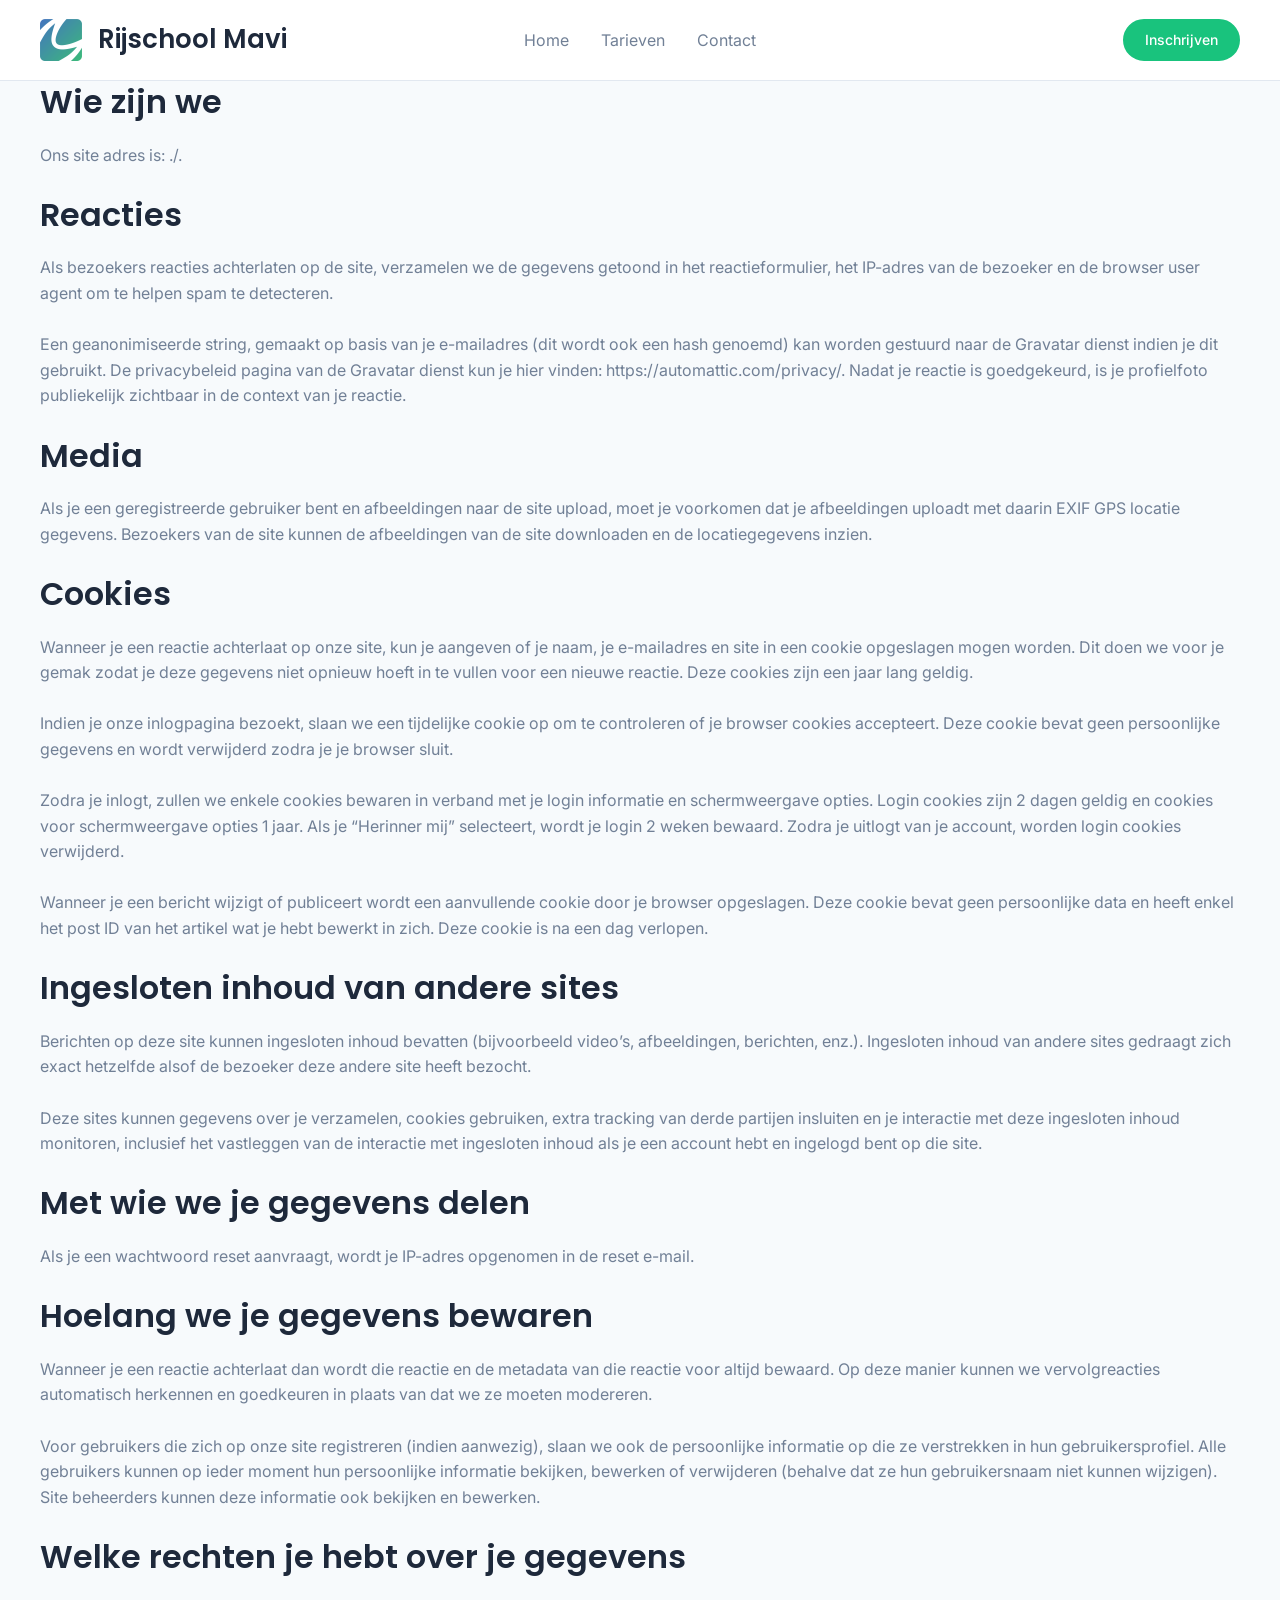
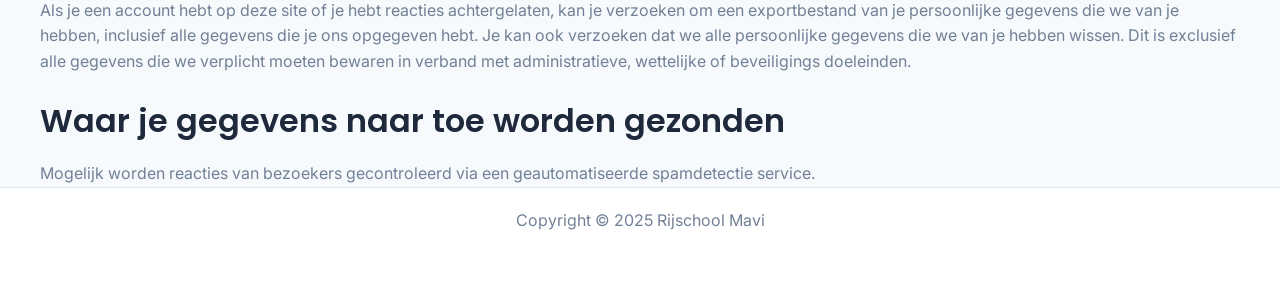
<file: privacybeleid/index.html>
<!DOCTYPE html>
<html lang="nl-NL">
<head>
<script src="https://code.jquery.com/jquery-3.7.1.min.js"></script>
<meta charset="UTF-8">
<meta name="viewport" content="width=device-width, initial-scale=1">
	<link rel="profile" href="https://gmpg.org/xfn/11"> 
	<title>Privacybeleid - Rijschool Mavi Roermond</title>
	<style>img:is([sizes="auto" i], [sizes^="auto," i]) { contain-intrinsic-size: 3000px 1500px }</style>
	
<!-- The SEO Framework: door Sybre Waaijer -->
<meta name="robots" content="max-snippet:-1,max-image-preview:large,max-video-preview:-1">
<link rel="canonical" href="./index.html">
<meta name="description" content="Ons site adres is: ./. Als bezoekers reacties achterlaten op de site, verzamelen we de gegevens getoond in het reactieformulier&hellip;">
<meta property="og:type" content="website">
<meta property="og:locale" content="nl_NL">
<meta property="og:site_name" content="Rijschool Mavi Roermond">
<meta property="og:title" content="Privacybeleid">
<meta property="og:description" content="Ons site adres is: ./. Als bezoekers reacties achterlaten op de site, verzamelen we de gegevens getoond in het reactieformulier, het IP-adres van de bezoeker en de browser user&hellip;">
<meta property="og:url" content="./index.html">
<meta property="og:image" content="./../wp-content/uploads/2023/10/logo.png">
<meta property="og:image:width" content="501">
<meta property="og:image:height" content="501">
<meta name="twitter:card" content="summary_large_image">
<meta name="twitter:title" content="Privacybeleid">
<meta name="twitter:description" content="Ons site adres is: ./. Als bezoekers reacties achterlaten op de site, verzamelen we de gegevens getoond in het reactieformulier, het IP-adres van de bezoeker en de browser user&hellip;">
<meta name="twitter:image" content="./../wp-content/uploads/2023/10/logo.png">
<script type="application/ld+json">{"@context":"https://schema.org","@graph":[{"@type":"WebSite","@id":"//#/schema/WebSite","url":"//","name":"Rijschool Mavi Roermond","description":"Jouw reis begint hier, en wij zijn er om je te begeleiden naar rijvaardigheid en onafhankelijkheid.","inLanguage":"nl-NL","potentialAction":{"@type":"SearchAction","target":{"@type":"EntryPoint","urlTemplate":"//search/{search_term_string}/"},"query-input":"required name=search_term_string"},"publisher":{"@type":"Organization","@id":"//#/schema/Organization","name":"Rijschool Mavi Roermond","url":"//","logo":{"@type":"ImageObject","url":"//wp-content/uploads/2023/10/logo.png","contentUrl":"//wp-content/uploads/2023/10/logo.png","width":501,"height":501,"contentSize":"30243"}}},{"@type":"WebPage","@id":"//privacybeleid/","url":"//privacybeleid/","name":"Privacybeleid - Rijschool Mavi Roermond","description":"Ons site adres is: ./. Als bezoekers reacties achterlaten op de site, verzamelen we de gegevens getoond in het reactieformulier…","inLanguage":"nl-NL","isPartOf":{"@id":"//#/schema/WebSite"},"breadcrumb":{"@type":"BreadcrumbList","@id":"//#/schema/BreadcrumbList","itemListElement":[{"@type":"ListItem","position":1,"item":"//","name":"Rijschool Mavi Roermond"},{"@type":"ListItem","position":2,"name":"Privacybeleid"}]},"potentialAction":{"@type":"ReadAction","target":"//privacybeleid/"}}]}</script>
<!-- / The SEO Framework: door Sybre Waaijer | 6.19ms meta | 1.41ms boot -->

<link rel="dns-prefetch" href="//fonts.googleapis.com">
<link rel="alternate" type="application/rss+xml" title="Rijschool Mavi &raquo; feed" href="./../feed/index.html">
<link rel="alternate" type="application/rss+xml" title="Rijschool Mavi &raquo; reacties feed" href="./../comments/feed/index.html">
<link rel="stylesheet" id="astra-theme-css-css" href="./../wp-content/themes/astra/assets/css/minified/main.min.css?ver=4.11.3" media="all">
<style id="astra-theme-css-inline-css">
:root{--ast-post-nav-space:0;--ast-container-default-xlg-padding:3em;--ast-container-default-lg-padding:3em;--ast-container-default-slg-padding:2em;--ast-container-default-md-padding:3em;--ast-container-default-sm-padding:3em;--ast-container-default-xs-padding:2.4em;--ast-container-default-xxs-padding:1.8em;--ast-code-block-background:#ECEFF3;--ast-comment-inputs-background:#F9FAFB;--ast-normal-container-width:1200px;--ast-narrow-container-width:750px;--ast-blog-title-font-weight:normal;--ast-blog-meta-weight:inherit;--ast-global-color-primary:var(--ast-global-color-5);--ast-global-color-secondary:var(--ast-global-color-4);--ast-global-color-alternate-background:var(--ast-global-color-7);--ast-global-color-subtle-background:var(--ast-global-color-6);--ast-bg-style-guide:#F8FAFC;--ast-shadow-style-guide:0px 0px 4px 0 #00000057;--ast-global-dark-bg-style:#fff;--ast-global-dark-lfs:#fbfbfb;--ast-widget-bg-color:#fafafa;--ast-wc-container-head-bg-color:#fbfbfb;--ast-title-layout-bg:#eeeeee;--ast-search-border-color:#e7e7e7;--ast-lifter-hover-bg:#e6e6e6;--ast-gallery-block-color:#000;--srfm-color-input-label:var(--ast-global-color-2);}html{font-size:100%;}a{color:var(--ast-global-color-0);}a:hover,a:focus{color:var(--ast-global-color-1);}body,button,input,select,textarea,.ast-button,.ast-custom-button{font-family:'Inter',sans-serif;font-weight:400;font-size:16px;font-size:1rem;line-height:var(--ast-body-line-height,1.6em);}blockquote{color:var(--ast-global-color-8);}h1,.entry-content h1,h2,.entry-content h2,h3,.entry-content h3,h4,.entry-content h4,h5,.entry-content h5,h6,.entry-content h6,.site-title,.site-title a{font-family:'Poppins',sans-serif;font-weight:600;}.ast-site-identity .site-title a{color:var(--ast-global-color-2);}.site-title{font-size:26px;font-size:1.625rem;display:block;}header .custom-logo-link img{max-width:42px;width:42px;}.astra-logo-svg{width:42px;}.site-header .site-description{font-size:15px;font-size:0.9375rem;display:none;}.entry-title{font-size:26px;font-size:1.625rem;}.archive .ast-article-post .ast-article-inner,.blog .ast-article-post .ast-article-inner,.archive .ast-article-post .ast-article-inner:hover,.blog .ast-article-post .ast-article-inner:hover{overflow:hidden;}h1,.entry-content h1{font-size:42px;font-size:2.625rem;font-weight:600;font-family:'Poppins',sans-serif;line-height:1.4em;}h2,.entry-content h2{font-size:32px;font-size:2rem;font-weight:600;font-family:'Poppins',sans-serif;line-height:1.3em;}h3,.entry-content h3{font-size:26px;font-size:1.625rem;font-weight:600;font-family:'Poppins',sans-serif;line-height:1.3em;}h4,.entry-content h4{font-size:24px;font-size:1.5rem;line-height:1.2em;font-weight:600;font-family:'Poppins',sans-serif;}h5,.entry-content h5{font-size:20px;font-size:1.25rem;line-height:1.2em;font-weight:600;font-family:'Poppins',sans-serif;}h6,.entry-content h6{font-size:16px;font-size:1rem;line-height:1.25em;font-weight:600;font-family:'Poppins',sans-serif;}::selection{background-color:var(--ast-global-color-0);color:#000000;}body,h1,.entry-title a,.entry-content h1,h2,.entry-content h2,h3,.entry-content h3,h4,.entry-content h4,h5,.entry-content h5,h6,.entry-content h6{color:var(--ast-global-color-8);}.tagcloud a:hover,.tagcloud a:focus,.tagcloud a.current-item{color:#000000;border-color:var(--ast-global-color-0);background-color:var(--ast-global-color-0);}input:focus,input[type="text"]:focus,input[type="email"]:focus,input[type="url"]:focus,input[type="password"]:focus,input[type="reset"]:focus,input[type="search"]:focus,textarea:focus{border-color:var(--ast-global-color-0);}input[type="radio"]:checked,input[type=reset],input[type="checkbox"]:checked,input[type="checkbox"]:hover:checked,input[type="checkbox"]:focus:checked,input[type=range]::-webkit-slider-thumb{border-color:var(--ast-global-color-0);background-color:var(--ast-global-color-0);box-shadow:none;}.site-footer a:hover + .post-count,.site-footer a:focus + .post-count{background:var(--ast-global-color-0);border-color:var(--ast-global-color-0);}.single .nav-links .nav-previous,.single .nav-links .nav-next{color:var(--ast-global-color-0);}.entry-meta,.entry-meta *{line-height:1.45;color:var(--ast-global-color-0);}.entry-meta a:not(.ast-button):hover,.entry-meta a:not(.ast-button):hover *,.entry-meta a:not(.ast-button):focus,.entry-meta a:not(.ast-button):focus *,.page-links > .page-link,.page-links .page-link:hover,.post-navigation a:hover{color:var(--ast-global-color-1);}#cat option,.secondary .calendar_wrap thead a,.secondary .calendar_wrap thead a:visited{color:var(--ast-global-color-0);}.secondary .calendar_wrap #today,.ast-progress-val span{background:var(--ast-global-color-0);}.secondary a:hover + .post-count,.secondary a:focus + .post-count{background:var(--ast-global-color-0);border-color:var(--ast-global-color-0);}.calendar_wrap #today > a{color:#000000;}.page-links .page-link,.single .post-navigation a{color:var(--ast-global-color-0);}.ast-search-menu-icon .search-form button.search-submit{padding:0 4px;}.ast-search-menu-icon form.search-form{padding-right:0;}.ast-search-menu-icon.slide-search input.search-field{width:0;}.ast-header-search .ast-search-menu-icon.ast-dropdown-active .search-form,.ast-header-search .ast-search-menu-icon.ast-dropdown-active .search-field:focus{transition:all 0.2s;}.search-form input.search-field:focus{outline:none;}.ast-archive-title{color:var(--ast-global-color-2);}.widget-title,.widget .wp-block-heading{font-size:22px;font-size:1.375rem;color:var(--ast-global-color-2);}.ast-search-menu-icon.slide-search a:focus-visible:focus-visible,.astra-search-icon:focus-visible,#close:focus-visible,a:focus-visible,.ast-menu-toggle:focus-visible,.site .skip-link:focus-visible,.wp-block-loginout input:focus-visible,.wp-block-search.wp-block-search__button-inside .wp-block-search__inside-wrapper,.ast-header-navigation-arrow:focus-visible,.woocommerce .wc-proceed-to-checkout > .checkout-button:focus-visible,.woocommerce .woocommerce-MyAccount-navigation ul li a:focus-visible,.ast-orders-table__row .ast-orders-table__cell:focus-visible,.woocommerce .woocommerce-order-details .order-again > .button:focus-visible,.woocommerce .woocommerce-message a.button.wc-forward:focus-visible,.woocommerce #minus_qty:focus-visible,.woocommerce #plus_qty:focus-visible,a#ast-apply-coupon:focus-visible,.woocommerce .woocommerce-info a:focus-visible,.woocommerce .astra-shop-summary-wrap a:focus-visible,.woocommerce a.wc-forward:focus-visible,#ast-apply-coupon:focus-visible,.woocommerce-js .woocommerce-mini-cart-item a.remove:focus-visible,#close:focus-visible,.button.search-submit:focus-visible,#search_submit:focus,.normal-search:focus-visible,.ast-header-account-wrap:focus-visible,.woocommerce .ast-on-card-button.ast-quick-view-trigger:focus{outline-style:dotted;outline-color:inherit;outline-width:thin;}input:focus,input[type="text"]:focus,input[type="email"]:focus,input[type="url"]:focus,input[type="password"]:focus,input[type="reset"]:focus,input[type="search"]:focus,input[type="number"]:focus,textarea:focus,.wp-block-search__input:focus,[data-section="section-header-mobile-trigger"] .ast-button-wrap .ast-mobile-menu-trigger-minimal:focus,.ast-mobile-popup-drawer.active .menu-toggle-close:focus,.woocommerce-ordering select.orderby:focus,#ast-scroll-top:focus,#coupon_code:focus,.woocommerce-page #comment:focus,.woocommerce #reviews #respond input#submit:focus,.woocommerce a.add_to_cart_button:focus,.woocommerce .button.single_add_to_cart_button:focus,.woocommerce .woocommerce-cart-form button:focus,.woocommerce .woocommerce-cart-form__cart-item .quantity .qty:focus,.woocommerce .woocommerce-billing-fields .woocommerce-billing-fields__field-wrapper .woocommerce-input-wrapper > .input-text:focus,.woocommerce #order_comments:focus,.woocommerce #place_order:focus,.woocommerce .woocommerce-address-fields .woocommerce-address-fields__field-wrapper .woocommerce-input-wrapper > .input-text:focus,.woocommerce .woocommerce-MyAccount-content form button:focus,.woocommerce .woocommerce-MyAccount-content .woocommerce-EditAccountForm .woocommerce-form-row .woocommerce-Input.input-text:focus,.woocommerce .ast-woocommerce-container .woocommerce-pagination ul.page-numbers li a:focus,body #content .woocommerce form .form-row .select2-container--default .select2-selection--single:focus,#ast-coupon-code:focus,.woocommerce.woocommerce-js .quantity input[type=number]:focus,.woocommerce-js .woocommerce-mini-cart-item .quantity input[type=number]:focus,.woocommerce p#ast-coupon-trigger:focus{border-style:dotted;border-color:inherit;border-width:thin;}input{outline:none;}.ast-logo-title-inline .site-logo-img{padding-right:1em;}.site-logo-img img{ transition:all 0.2s linear;}body .ast-oembed-container *{position:absolute;top:0;width:100%;height:100%;left:0;}body .wp-block-embed-pocket-casts .ast-oembed-container *{position:unset;}.ast-single-post-featured-section + article {margin-top: 2em;}.site-content .ast-single-post-featured-section img {width: 100%;overflow: hidden;object-fit: cover;}.site > .ast-single-related-posts-container {margin-top: 0;}@media (min-width: 922px) {.ast-desktop .ast-container--narrow {max-width: var(--ast-narrow-container-width);margin: 0 auto;}}@media (max-width:921.9px){#ast-desktop-header{display:none;}}@media (min-width:922px){#ast-mobile-header{display:none;}}.wp-block-buttons.aligncenter{justify-content:center;}@media (max-width:921px){.ast-theme-transparent-header #primary,.ast-theme-transparent-header #secondary{padding:0;}}@media (max-width:921px){.ast-plain-container.ast-no-sidebar #primary{padding:0;}}.ast-plain-container.ast-no-sidebar #primary{margin-top:0;margin-bottom:0;}@media (min-width:1200px){.ast-plain-container.ast-no-sidebar #primary{margin-top:60px;margin-bottom:60px;}}.wp-block-button.is-style-outline .wp-block-button__link{border-color:var(--ast-global-color-0);border-top-width:2px;border-right-width:2px;border-bottom-width:2px;border-left-width:2px;}div.wp-block-button.is-style-outline > .wp-block-button__link:not(.has-text-color),div.wp-block-button.wp-block-button__link.is-style-outline:not(.has-text-color){color:var(--ast-global-color-0);}.wp-block-button.is-style-outline .wp-block-button__link:hover,.wp-block-buttons .wp-block-button.is-style-outline .wp-block-button__link:focus,.wp-block-buttons .wp-block-button.is-style-outline > .wp-block-button__link:not(.has-text-color):hover,.wp-block-buttons .wp-block-button.wp-block-button__link.is-style-outline:not(.has-text-color):hover{color:var(--ast-global-color-5);background-color:#16ac6f;border-color:#16ac6f;}.post-page-numbers.current .page-link,.ast-pagination .page-numbers.current{color:#000000;border-color:var(--ast-global-color-0);background-color:var(--ast-global-color-0);}.wp-block-button.is-style-outline .wp-block-button__link{border-top-width:2px;border-right-width:2px;border-bottom-width:2px;border-left-width:2px;}.wp-block-button.is-style-outline .wp-block-button__link.wp-element-button,.ast-outline-button{border-color:var(--ast-global-color-0);font-family:inherit;font-weight:500;font-size:14px;font-size:0.875rem;line-height:1em;border-top-left-radius:30px;border-top-right-radius:30px;border-bottom-right-radius:30px;border-bottom-left-radius:30px;}.wp-block-buttons .wp-block-button.is-style-outline > .wp-block-button__link:not(.has-text-color),.wp-block-buttons .wp-block-button.wp-block-button__link.is-style-outline:not(.has-text-color),.ast-outline-button{color:var(--ast-global-color-0);}.wp-block-button.is-style-outline .wp-block-button__link:hover,.wp-block-buttons .wp-block-button.is-style-outline .wp-block-button__link:focus,.wp-block-buttons .wp-block-button.is-style-outline > .wp-block-button__link:not(.has-text-color):hover,.wp-block-buttons .wp-block-button.wp-block-button__link.is-style-outline:not(.has-text-color):hover,.ast-outline-button:hover,.ast-outline-button:focus,.wp-block-uagb-buttons-child .uagb-buttons-repeater.ast-outline-button:hover,.wp-block-uagb-buttons-child .uagb-buttons-repeater.ast-outline-button:focus{color:var(--ast-global-color-5);background-color:#16ac6f;border-color:#16ac6f;}.wp-block-button .wp-block-button__link.wp-element-button.is-style-outline:not(.has-background),.wp-block-button.is-style-outline>.wp-block-button__link.wp-element-button:not(.has-background),.ast-outline-button{background-color:var(--ast-global-color-0);}.entry-content[data-ast-blocks-layout] > figure{margin-bottom:1em;}h1.widget-title{font-weight:600;}h2.widget-title{font-weight:600;}h3.widget-title{font-weight:600;}#page{display:flex;flex-direction:column;min-height:100vh;}.ast-404-layout-1 h1.page-title{color:var(--ast-global-color-2);}.single .post-navigation a{line-height:1em;height:inherit;}.error-404 .page-sub-title{font-size:1.5rem;font-weight:inherit;}.search .site-content .content-area .search-form{margin-bottom:0;}#page .site-content{flex-grow:1;}.widget{margin-bottom:1.25em;}#secondary li{line-height:1.5em;}#secondary .wp-block-group h2{margin-bottom:0.7em;}#secondary h2{font-size:1.7rem;}.ast-separate-container .ast-article-post,.ast-separate-container .ast-article-single,.ast-separate-container .comment-respond{padding:3em;}.ast-separate-container .ast-article-single .ast-article-single{padding:0;}.ast-article-single .wp-block-post-template-is-layout-grid{padding-left:0;}.ast-separate-container .comments-title,.ast-narrow-container .comments-title{padding:1.5em 2em;}.ast-page-builder-template .comment-form-textarea,.ast-comment-formwrap .ast-grid-common-col{padding:0;}.ast-comment-formwrap{padding:0;display:inline-flex;column-gap:20px;width:100%;margin-left:0;margin-right:0;}.comments-area textarea#comment:focus,.comments-area textarea#comment:active,.comments-area .ast-comment-formwrap input[type="text"]:focus,.comments-area .ast-comment-formwrap input[type="text"]:active {box-shadow:none;outline:none;}.archive.ast-page-builder-template .entry-header{margin-top:2em;}.ast-page-builder-template .ast-comment-formwrap{width:100%;}.entry-title{margin-bottom:0.5em;}.ast-archive-description p{font-size:inherit;font-weight:inherit;line-height:inherit;}.ast-separate-container .ast-comment-list li.depth-1,.hentry{margin-bottom:2em;}@media (min-width:921px){.ast-left-sidebar.ast-page-builder-template #secondary,.archive.ast-right-sidebar.ast-page-builder-template .site-main{padding-left:20px;padding-right:20px;}}@media (max-width:544px){.ast-comment-formwrap.ast-row{column-gap:10px;display:inline-block;}#ast-commentform .ast-grid-common-col{position:relative;width:100%;}}@media (min-width:1201px){.ast-separate-container .ast-article-post,.ast-separate-container .ast-article-single,.ast-separate-container .ast-author-box,.ast-separate-container .ast-404-layout-1,.ast-separate-container .no-results{padding:3em;}}@media (max-width:921px){.ast-separate-container #primary,.ast-separate-container #secondary{padding:1.5em 0;}#primary,#secondary{padding:1.5em 0;margin:0;}.ast-left-sidebar #content > .ast-container{display:flex;flex-direction:column-reverse;width:100%;}}@media (min-width:922px){.ast-separate-container.ast-right-sidebar #primary,.ast-separate-container.ast-left-sidebar #primary{border:0;}.search-no-results.ast-separate-container #primary{margin-bottom:4em;}}.wp-block-button .wp-block-button__link{color:var(--ast-global-color-5);}.wp-block-button .wp-block-button__link:hover,.wp-block-button .wp-block-button__link:focus{color:var(--ast-global-color-5);background-color:#16ac6f;border-color:#16ac6f;}.wp-block-button .wp-block-button__link,.wp-block-search .wp-block-search__button,body .wp-block-file .wp-block-file__button{border-style:solid;border-top-width:2px;border-right-width:2px;border-left-width:2px;border-bottom-width:2px;border-color:var(--ast-global-color-0);background-color:var(--ast-global-color-0);color:var(--ast-global-color-5);font-family:inherit;font-weight:500;line-height:1em;font-size:14px;font-size:0.875rem;border-top-left-radius:30px;border-top-right-radius:30px;border-bottom-right-radius:30px;border-bottom-left-radius:30px;padding-top:12px;padding-right:20px;padding-bottom:12px;padding-left:20px;}.menu-toggle,button,.ast-button,.ast-custom-button,.button,input#submit,input[type="button"],input[type="submit"],input[type="reset"],#comments .submit,.search .search-submit,form[CLASS*="wp-block-search__"].wp-block-search .wp-block-search__inside-wrapper .wp-block-search__button,body .wp-block-file .wp-block-file__button,.search .search-submit,.woocommerce-js a.button,.woocommerce button.button,.woocommerce .woocommerce-message a.button,.woocommerce #respond input#submit.alt,.woocommerce input.button.alt,.woocommerce input.button,.woocommerce input.button:disabled,.woocommerce input.button:disabled[disabled],.woocommerce input.button:disabled:hover,.woocommerce input.button:disabled[disabled]:hover,.woocommerce #respond input#submit,.woocommerce button.button.alt.disabled,.wc-block-grid__products .wc-block-grid__product .wp-block-button__link,.wc-block-grid__product-onsale,[CLASS*="wc-block"] button,.woocommerce-js .astra-cart-drawer .astra-cart-drawer-content .woocommerce-mini-cart__buttons .button:not(.checkout):not(.ast-continue-shopping),.woocommerce-js .astra-cart-drawer .astra-cart-drawer-content .woocommerce-mini-cart__buttons a.checkout,.woocommerce button.button.alt.disabled.wc-variation-selection-needed,[CLASS*="wc-block"] .wc-block-components-button{border-style:solid;border-top-width:2px;border-right-width:2px;border-left-width:2px;border-bottom-width:2px;color:var(--ast-global-color-5);border-color:var(--ast-global-color-0);background-color:var(--ast-global-color-0);padding-top:12px;padding-right:20px;padding-bottom:12px;padding-left:20px;font-family:inherit;font-weight:500;font-size:14px;font-size:0.875rem;line-height:1em;border-top-left-radius:30px;border-top-right-radius:30px;border-bottom-right-radius:30px;border-bottom-left-radius:30px;}button:focus,.menu-toggle:hover,button:hover,.ast-button:hover,.ast-custom-button:hover .button:hover,.ast-custom-button:hover ,input[type=reset]:hover,input[type=reset]:focus,input#submit:hover,input#submit:focus,input[type="button"]:hover,input[type="button"]:focus,input[type="submit"]:hover,input[type="submit"]:focus,form[CLASS*="wp-block-search__"].wp-block-search .wp-block-search__inside-wrapper .wp-block-search__button:hover,form[CLASS*="wp-block-search__"].wp-block-search .wp-block-search__inside-wrapper .wp-block-search__button:focus,body .wp-block-file .wp-block-file__button:hover,body .wp-block-file .wp-block-file__button:focus,.woocommerce-js a.button:hover,.woocommerce button.button:hover,.woocommerce .woocommerce-message a.button:hover,.woocommerce #respond input#submit:hover,.woocommerce #respond input#submit.alt:hover,.woocommerce input.button.alt:hover,.woocommerce input.button:hover,.woocommerce button.button.alt.disabled:hover,.wc-block-grid__products .wc-block-grid__product .wp-block-button__link:hover,[CLASS*="wc-block"] button:hover,.woocommerce-js .astra-cart-drawer .astra-cart-drawer-content .woocommerce-mini-cart__buttons .button:not(.checkout):not(.ast-continue-shopping):hover,.woocommerce-js .astra-cart-drawer .astra-cart-drawer-content .woocommerce-mini-cart__buttons a.checkout:hover,.woocommerce button.button.alt.disabled.wc-variation-selection-needed:hover,[CLASS*="wc-block"] .wc-block-components-button:hover,[CLASS*="wc-block"] .wc-block-components-button:focus{color:var(--ast-global-color-5);background-color:#16ac6f;border-color:#16ac6f;}form[CLASS*="wp-block-search__"].wp-block-search .wp-block-search__inside-wrapper .wp-block-search__button.has-icon{padding-top:calc(12px - 3px);padding-right:calc(20px - 3px);padding-bottom:calc(12px - 3px);padding-left:calc(20px - 3px);}@media (max-width:921px){.ast-mobile-header-stack .main-header-bar .ast-search-menu-icon{display:inline-block;}.ast-header-break-point.ast-header-custom-item-outside .ast-mobile-header-stack .main-header-bar .ast-search-icon{margin:0;}.ast-comment-avatar-wrap img{max-width:2.5em;}.ast-comment-meta{padding:0 1.8888em 1.3333em;}.ast-separate-container .ast-comment-list li.depth-1{padding:1.5em 2.14em;}.ast-separate-container .comment-respond{padding:2em 2.14em;}}@media (min-width:544px){.ast-container{max-width:100%;}}@media (max-width:544px){.ast-separate-container .ast-article-post,.ast-separate-container .ast-article-single,.ast-separate-container .comments-title,.ast-separate-container .ast-archive-description{padding:1.5em 1em;}.ast-separate-container #content .ast-container{padding-left:0.54em;padding-right:0.54em;}.ast-separate-container .ast-comment-list .bypostauthor{padding:.5em;}.ast-search-menu-icon.ast-dropdown-active .search-field{width:170px;}} #ast-mobile-header .ast-site-header-cart-li a{pointer-events:none;}.ast-separate-container{background-color:var(--ast-global-color-4);background-image:none;}@media (max-width:921px){.site-title{display:block;}.site-header .site-description{display:none;}h1,.entry-content h1{font-size:30px;}h2,.entry-content h2{font-size:25px;}h3,.entry-content h3{font-size:20px;}body,.ast-separate-container{background-color:var(--ast-global-color-4);background-image:none;}}@media (max-width:544px){.site-title{display:block;}.site-header .site-description{display:none;}h1,.entry-content h1{font-size:30px;}h2,.entry-content h2{font-size:25px;}h3,.entry-content h3{font-size:20px;}body,.ast-separate-container{background-color:var(--ast-global-color-4);background-image:none;}}@media (max-width:921px){html{font-size:91.2%;}}@media (max-width:544px){html{font-size:91.2%;}}@media (min-width:922px){.ast-container{max-width:1240px;}}@media (min-width:922px){.site-content .ast-container{display:flex;}}@media (max-width:921px){.site-content .ast-container{flex-direction:column;}}@media (min-width:922px){.main-header-menu .sub-menu .menu-item.ast-left-align-sub-menu:hover > .sub-menu,.main-header-menu .sub-menu .menu-item.ast-left-align-sub-menu.focus > .sub-menu{margin-left:-0px;}}.entry-content li > p{margin-bottom:0;}.site .comments-area{padding-bottom:3em;}.wp-block-file {display: flex;align-items: center;flex-wrap: wrap;justify-content: space-between;}.wp-block-pullquote {border: none;}.wp-block-pullquote blockquote::before {content: "\201D";font-family: "Helvetica",sans-serif;display: flex;transform: rotate( 180deg );font-size: 6rem;font-style: normal;line-height: 1;font-weight: bold;align-items: center;justify-content: center;}.has-text-align-right > blockquote::before {justify-content: flex-start;}.has-text-align-left > blockquote::before {justify-content: flex-end;}figure.wp-block-pullquote.is-style-solid-color blockquote {max-width: 100%;text-align: inherit;}:root {--wp--custom--ast-default-block-top-padding: 3em;--wp--custom--ast-default-block-right-padding: 3em;--wp--custom--ast-default-block-bottom-padding: 3em;--wp--custom--ast-default-block-left-padding: 3em;--wp--custom--ast-container-width: 1200px;--wp--custom--ast-content-width-size: 1200px;--wp--custom--ast-wide-width-size: calc(1200px + var(--wp--custom--ast-default-block-left-padding) + var(--wp--custom--ast-default-block-right-padding));}.ast-narrow-container {--wp--custom--ast-content-width-size: 750px;--wp--custom--ast-wide-width-size: 750px;}@media(max-width: 921px) {:root {--wp--custom--ast-default-block-top-padding: 3em;--wp--custom--ast-default-block-right-padding: 2em;--wp--custom--ast-default-block-bottom-padding: 3em;--wp--custom--ast-default-block-left-padding: 2em;}}@media(max-width: 544px) {:root {--wp--custom--ast-default-block-top-padding: 3em;--wp--custom--ast-default-block-right-padding: 1.5em;--wp--custom--ast-default-block-bottom-padding: 3em;--wp--custom--ast-default-block-left-padding: 1.5em;}}.entry-content > .wp-block-group,.entry-content > .wp-block-cover,.entry-content > .wp-block-columns {padding-top: var(--wp--custom--ast-default-block-top-padding);padding-right: var(--wp--custom--ast-default-block-right-padding);padding-bottom: var(--wp--custom--ast-default-block-bottom-padding);padding-left: var(--wp--custom--ast-default-block-left-padding);}.ast-plain-container.ast-no-sidebar .entry-content > .alignfull,.ast-page-builder-template .ast-no-sidebar .entry-content > .alignfull {margin-left: calc( -50vw + 50%);margin-right: calc( -50vw + 50%);max-width: 100vw;width: 100vw;}.ast-plain-container.ast-no-sidebar .entry-content .alignfull .alignfull,.ast-page-builder-template.ast-no-sidebar .entry-content .alignfull .alignfull,.ast-plain-container.ast-no-sidebar .entry-content .alignfull .alignwide,.ast-page-builder-template.ast-no-sidebar .entry-content .alignfull .alignwide,.ast-plain-container.ast-no-sidebar .entry-content .alignwide .alignfull,.ast-page-builder-template.ast-no-sidebar .entry-content .alignwide .alignfull,.ast-plain-container.ast-no-sidebar .entry-content .alignwide .alignwide,.ast-page-builder-template.ast-no-sidebar .entry-content .alignwide .alignwide,.ast-plain-container.ast-no-sidebar .entry-content .wp-block-column .alignfull,.ast-page-builder-template.ast-no-sidebar .entry-content .wp-block-column .alignfull,.ast-plain-container.ast-no-sidebar .entry-content .wp-block-column .alignwide,.ast-page-builder-template.ast-no-sidebar .entry-content .wp-block-column .alignwide {margin-left: auto;margin-right: auto;width: 100%;}[data-ast-blocks-layout] .wp-block-separator:not(.is-style-dots) {height: 0;}[data-ast-blocks-layout] .wp-block-separator {margin: 20px auto;}[data-ast-blocks-layout] .wp-block-separator:not(.is-style-wide):not(.is-style-dots) {max-width: 100px;}[data-ast-blocks-layout] .wp-block-separator.has-background {padding: 0;}.entry-content[data-ast-blocks-layout] > * {max-width: var(--wp--custom--ast-content-width-size);margin-left: auto;margin-right: auto;}.entry-content[data-ast-blocks-layout] > .alignwide {max-width: var(--wp--custom--ast-wide-width-size);}.entry-content[data-ast-blocks-layout] .alignfull {max-width: none;}.entry-content .wp-block-columns {margin-bottom: 0;}blockquote {margin: 1.5em;border-color: rgba(0,0,0,0.05);}.wp-block-quote:not(.has-text-align-right):not(.has-text-align-center) {border-left: 5px solid rgba(0,0,0,0.05);}.has-text-align-right > blockquote,blockquote.has-text-align-right {border-right: 5px solid rgba(0,0,0,0.05);}.has-text-align-left > blockquote,blockquote.has-text-align-left {border-left: 5px solid rgba(0,0,0,0.05);}.wp-block-site-tagline,.wp-block-latest-posts .read-more {margin-top: 15px;}.wp-block-loginout p label {display: block;}.wp-block-loginout p:not(.login-remember):not(.login-submit) input {width: 100%;}.wp-block-loginout input:focus {border-color: transparent;}.wp-block-loginout input:focus {outline: thin dotted;}.entry-content .wp-block-media-text .wp-block-media-text__content {padding: 0 0 0 8%;}.entry-content .wp-block-media-text.has-media-on-the-right .wp-block-media-text__content {padding: 0 8% 0 0;}.entry-content .wp-block-media-text.has-background .wp-block-media-text__content {padding: 8%;}.entry-content .wp-block-cover:not([class*="background-color"]):not(.has-text-color.has-link-color) .wp-block-cover__inner-container,.entry-content .wp-block-cover:not([class*="background-color"]) .wp-block-cover-image-text,.entry-content .wp-block-cover:not([class*="background-color"]) .wp-block-cover-text,.entry-content .wp-block-cover-image:not([class*="background-color"]) .wp-block-cover__inner-container,.entry-content .wp-block-cover-image:not([class*="background-color"]) .wp-block-cover-image-text,.entry-content .wp-block-cover-image:not([class*="background-color"]) .wp-block-cover-text {color: var(--ast-global-color-primary,var(--ast-global-color-5));}.wp-block-loginout .login-remember input {width: 1.1rem;height: 1.1rem;margin: 0 5px 4px 0;vertical-align: middle;}.wp-block-latest-posts > li > *:first-child,.wp-block-latest-posts:not(.is-grid) > li:first-child {margin-top: 0;}.entry-content > .wp-block-buttons,.entry-content > .wp-block-uagb-buttons {margin-bottom: 1.5em;}.wp-block-search__inside-wrapper .wp-block-search__input {padding: 0 10px;color: var(--ast-global-color-3);background: var(--ast-global-color-primary,var(--ast-global-color-5));border-color: var(--ast-border-color);}.wp-block-latest-posts .read-more {margin-bottom: 1.5em;}.wp-block-search__no-button .wp-block-search__inside-wrapper .wp-block-search__input {padding-top: 5px;padding-bottom: 5px;}.wp-block-latest-posts .wp-block-latest-posts__post-date,.wp-block-latest-posts .wp-block-latest-posts__post-author {font-size: 1rem;}.wp-block-latest-posts > li > *,.wp-block-latest-posts:not(.is-grid) > li {margin-top: 12px;margin-bottom: 12px;}.ast-page-builder-template .entry-content[data-ast-blocks-layout] > *,.ast-page-builder-template .entry-content[data-ast-blocks-layout] > .alignfull:not(.wp-block-group):not(.uagb-is-root-container) > * {max-width: none;}.ast-page-builder-template .entry-content[data-ast-blocks-layout] > .alignwide:not(.uagb-is-root-container) > * {max-width: var(--wp--custom--ast-wide-width-size);}.ast-page-builder-template .entry-content[data-ast-blocks-layout] > .inherit-container-width > *,.ast-page-builder-template .entry-content[data-ast-blocks-layout] > *:not(.wp-block-group):not(.uagb-is-root-container) > *,.entry-content[data-ast-blocks-layout] > .wp-block-cover .wp-block-cover__inner-container {max-width: var(--wp--custom--ast-content-width-size) ;margin-left: auto;margin-right: auto;}.entry-content[data-ast-blocks-layout] .wp-block-cover:not(.alignleft):not(.alignright) {width: auto;}@media(max-width: 1200px) {.ast-separate-container .entry-content > .alignfull,.ast-separate-container .entry-content[data-ast-blocks-layout] > .alignwide,.ast-plain-container .entry-content[data-ast-blocks-layout] > .alignwide,.ast-plain-container .entry-content .alignfull {margin-left: calc(-1 * min(var(--ast-container-default-xlg-padding),20px)) ;margin-right: calc(-1 * min(var(--ast-container-default-xlg-padding),20px));}}@media(min-width: 1201px) {.ast-separate-container .entry-content > .alignfull {margin-left: calc(-1 * var(--ast-container-default-xlg-padding) );margin-right: calc(-1 * var(--ast-container-default-xlg-padding) );}.ast-separate-container .entry-content[data-ast-blocks-layout] > .alignwide,.ast-plain-container .entry-content[data-ast-blocks-layout] > .alignwide {margin-left: calc(-1 * var(--wp--custom--ast-default-block-left-padding) );margin-right: calc(-1 * var(--wp--custom--ast-default-block-right-padding) );}}@media(min-width: 921px) {.ast-separate-container .entry-content .wp-block-group.alignwide:not(.inherit-container-width) > :where(:not(.alignleft):not(.alignright)),.ast-plain-container .entry-content .wp-block-group.alignwide:not(.inherit-container-width) > :where(:not(.alignleft):not(.alignright)) {max-width: calc( var(--wp--custom--ast-content-width-size) + 80px );}.ast-plain-container.ast-right-sidebar .entry-content[data-ast-blocks-layout] .alignfull,.ast-plain-container.ast-left-sidebar .entry-content[data-ast-blocks-layout] .alignfull {margin-left: -60px;margin-right: -60px;}}@media(min-width: 544px) {.entry-content > .alignleft {margin-right: 20px;}.entry-content > .alignright {margin-left: 20px;}}@media (max-width:544px){.wp-block-columns .wp-block-column:not(:last-child){margin-bottom:20px;}.wp-block-latest-posts{margin:0;}}@media( max-width: 600px ) {.entry-content .wp-block-media-text .wp-block-media-text__content,.entry-content .wp-block-media-text.has-media-on-the-right .wp-block-media-text__content {padding: 8% 0 0;}.entry-content .wp-block-media-text.has-background .wp-block-media-text__content {padding: 8%;}}.ast-page-builder-template .entry-header {padding-left: 0;}.ast-narrow-container .site-content .wp-block-uagb-image--align-full .wp-block-uagb-image__figure {max-width: 100%;margin-left: auto;margin-right: auto;}.entry-content ul,.entry-content ol {padding: revert;margin: revert;}:root .has-ast-global-color-0-color{color:var(--ast-global-color-0);}:root .has-ast-global-color-0-background-color{background-color:var(--ast-global-color-0);}:root .wp-block-button .has-ast-global-color-0-color{color:var(--ast-global-color-0);}:root .wp-block-button .has-ast-global-color-0-background-color{background-color:var(--ast-global-color-0);}:root .has-ast-global-color-1-color{color:var(--ast-global-color-1);}:root .has-ast-global-color-1-background-color{background-color:var(--ast-global-color-1);}:root .wp-block-button .has-ast-global-color-1-color{color:var(--ast-global-color-1);}:root .wp-block-button .has-ast-global-color-1-background-color{background-color:var(--ast-global-color-1);}:root .has-ast-global-color-2-color{color:var(--ast-global-color-2);}:root .has-ast-global-color-2-background-color{background-color:var(--ast-global-color-2);}:root .wp-block-button .has-ast-global-color-2-color{color:var(--ast-global-color-2);}:root .wp-block-button .has-ast-global-color-2-background-color{background-color:var(--ast-global-color-2);}:root .has-ast-global-color-3-color{color:var(--ast-global-color-3);}:root .has-ast-global-color-3-background-color{background-color:var(--ast-global-color-3);}:root .wp-block-button .has-ast-global-color-3-color{color:var(--ast-global-color-3);}:root .wp-block-button .has-ast-global-color-3-background-color{background-color:var(--ast-global-color-3);}:root .has-ast-global-color-4-color{color:var(--ast-global-color-4);}:root .has-ast-global-color-4-background-color{background-color:var(--ast-global-color-4);}:root .wp-block-button .has-ast-global-color-4-color{color:var(--ast-global-color-4);}:root .wp-block-button .has-ast-global-color-4-background-color{background-color:var(--ast-global-color-4);}:root .has-ast-global-color-5-color{color:var(--ast-global-color-5);}:root .has-ast-global-color-5-background-color{background-color:var(--ast-global-color-5);}:root .wp-block-button .has-ast-global-color-5-color{color:var(--ast-global-color-5);}:root .wp-block-button .has-ast-global-color-5-background-color{background-color:var(--ast-global-color-5);}:root .has-ast-global-color-6-color{color:var(--ast-global-color-6);}:root .has-ast-global-color-6-background-color{background-color:var(--ast-global-color-6);}:root .wp-block-button .has-ast-global-color-6-color{color:var(--ast-global-color-6);}:root .wp-block-button .has-ast-global-color-6-background-color{background-color:var(--ast-global-color-6);}:root .has-ast-global-color-7-color{color:var(--ast-global-color-7);}:root .has-ast-global-color-7-background-color{background-color:var(--ast-global-color-7);}:root .wp-block-button .has-ast-global-color-7-color{color:var(--ast-global-color-7);}:root .wp-block-button .has-ast-global-color-7-background-color{background-color:var(--ast-global-color-7);}:root .has-ast-global-color-8-color{color:var(--ast-global-color-8);}:root .has-ast-global-color-8-background-color{background-color:var(--ast-global-color-8);}:root .wp-block-button .has-ast-global-color-8-color{color:var(--ast-global-color-8);}:root .wp-block-button .has-ast-global-color-8-background-color{background-color:var(--ast-global-color-8);}:root{--ast-global-color-0:#19c37d;--ast-global-color-1:#007fff;--ast-global-color-2:#1e293b;--ast-global-color-3:#4a5568;--ast-global-color-4:#f7fafc;--ast-global-color-5:#FFFFFF;--ast-global-color-6:#e2e8f0;--ast-global-color-7:#cbd5e1;--ast-global-color-8:#718096;}:root {--ast-border-color : var(--ast-global-color-6);}.ast-archive-entry-banner {-js-display: flex;display: flex;flex-direction: column;justify-content: center;text-align: center;position: relative;background: var(--ast-title-layout-bg);}.ast-archive-entry-banner[data-banner-width-type="custom"] {margin: 0 auto;width: 100%;}.ast-archive-entry-banner[data-banner-layout="layout-1"] {background: inherit;padding: 20px 0;text-align: left;}body.archive .ast-archive-description{max-width:1200px;width:100%;text-align:left;padding-top:3em;padding-right:3em;padding-bottom:3em;padding-left:3em;}body.archive .ast-archive-description .ast-archive-title,body.archive .ast-archive-description .ast-archive-title *{font-weight:600;font-size:32px;font-size:2rem;}body.archive .ast-archive-description > *:not(:last-child){margin-bottom:10px;}@media (max-width:921px){body.archive .ast-archive-description{text-align:left;}}@media (max-width:544px){body.archive .ast-archive-description{text-align:left;}}.ast-breadcrumbs .trail-browse,.ast-breadcrumbs .trail-items,.ast-breadcrumbs .trail-items li{display:inline-block;margin:0;padding:0;border:none;background:inherit;text-indent:0;text-decoration:none;}.ast-breadcrumbs .trail-browse{font-size:inherit;font-style:inherit;font-weight:inherit;color:inherit;}.ast-breadcrumbs .trail-items{list-style:none;}.trail-items li::after{padding:0 0.3em;content:"\00bb";}.trail-items li:last-of-type::after{display:none;}h1,.entry-content h1,h2,.entry-content h2,h3,.entry-content h3,h4,.entry-content h4,h5,.entry-content h5,h6,.entry-content h6{color:var(--ast-global-color-2);}.entry-title a{color:var(--ast-global-color-2);}@media (max-width:921px){.ast-builder-grid-row-container.ast-builder-grid-row-tablet-3-firstrow .ast-builder-grid-row > *:first-child,.ast-builder-grid-row-container.ast-builder-grid-row-tablet-3-lastrow .ast-builder-grid-row > *:last-child{grid-column:1 / -1;}}@media (max-width:544px){.ast-builder-grid-row-container.ast-builder-grid-row-mobile-3-firstrow .ast-builder-grid-row > *:first-child,.ast-builder-grid-row-container.ast-builder-grid-row-mobile-3-lastrow .ast-builder-grid-row > *:last-child{grid-column:1 / -1;}}.ast-builder-layout-element[data-section="title_tagline"]{display:flex;}@media (max-width:921px){.ast-header-break-point .ast-builder-layout-element[data-section="title_tagline"]{display:flex;}}@media (max-width:544px){.ast-header-break-point .ast-builder-layout-element[data-section="title_tagline"]{display:flex;}}[data-section*="section-hb-button-"] .menu-link{display:none;}.ast-header-button-1 .ast-custom-button{border-top-width:2px;border-bottom-width:2px;border-left-width:2px;border-right-width:2px;}.ast-header-button-1[data-section*="section-hb-button-"] .ast-builder-button-wrap .ast-custom-button{padding-top:12px;padding-bottom:12px;padding-left:20px;padding-right:20px;}.ast-header-button-1[data-section="section-hb-button-1"]{display:flex;}@media (max-width:921px){.ast-header-break-point .ast-header-button-1[data-section="section-hb-button-1"]{display:flex;}}@media (max-width:544px){.ast-header-break-point .ast-header-button-1[data-section="section-hb-button-1"]{display:flex;}}.ast-builder-menu-1{font-family:inherit;font-weight:inherit;}.ast-builder-menu-1 .menu-item > .menu-link{color:var(--ast-global-color-8);}.ast-builder-menu-1 .menu-item > .ast-menu-toggle{color:var(--ast-global-color-8);}.ast-builder-menu-1 .menu-item:hover > .menu-link,.ast-builder-menu-1 .inline-on-mobile .menu-item:hover > .ast-menu-toggle{color:var(--ast-global-color-1);}.ast-builder-menu-1 .menu-item:hover > .ast-menu-toggle{color:var(--ast-global-color-1);}.ast-builder-menu-1 .menu-item.current-menu-item > .menu-link,.ast-builder-menu-1 .inline-on-mobile .menu-item.current-menu-item > .ast-menu-toggle,.ast-builder-menu-1 .current-menu-ancestor > .menu-link{color:var(--ast-global-color-1);}.ast-builder-menu-1 .menu-item.current-menu-item > .ast-menu-toggle{color:var(--ast-global-color-1);}.ast-builder-menu-1 .sub-menu,.ast-builder-menu-1 .inline-on-mobile .sub-menu{border-top-width:2px;border-bottom-width:0px;border-right-width:0px;border-left-width:0px;border-color:var(--ast-global-color-0);border-style:solid;}.ast-builder-menu-1 .sub-menu .sub-menu{top:-2px;}.ast-builder-menu-1 .main-header-menu > .menu-item > .sub-menu,.ast-builder-menu-1 .main-header-menu > .menu-item > .astra-full-megamenu-wrapper{margin-top:0px;}.ast-desktop .ast-builder-menu-1 .main-header-menu > .menu-item > .sub-menu:before,.ast-desktop .ast-builder-menu-1 .main-header-menu > .menu-item > .astra-full-megamenu-wrapper:before{height:calc( 0px + 2px + 5px );}.ast-desktop .ast-builder-menu-1 .menu-item .sub-menu .menu-link{border-style:none;}@media (max-width:921px){.ast-header-break-point .ast-builder-menu-1 .menu-item.menu-item-has-children > .ast-menu-toggle{top:0;}.ast-builder-menu-1 .inline-on-mobile .menu-item.menu-item-has-children > .ast-menu-toggle{right:-15px;}.ast-builder-menu-1 .menu-item-has-children > .menu-link:after{content:unset;}.ast-builder-menu-1 .main-header-menu > .menu-item > .sub-menu,.ast-builder-menu-1 .main-header-menu > .menu-item > .astra-full-megamenu-wrapper{margin-top:0;}}@media (max-width:544px){.ast-header-break-point .ast-builder-menu-1 .menu-item.menu-item-has-children > .ast-menu-toggle{top:0;}.ast-builder-menu-1 .main-header-menu > .menu-item > .sub-menu,.ast-builder-menu-1 .main-header-menu > .menu-item > .astra-full-megamenu-wrapper{margin-top:0;}}.ast-builder-menu-1{display:flex;}@media (max-width:921px){.ast-header-break-point .ast-builder-menu-1{display:flex;}}@media (max-width:544px){.ast-header-break-point .ast-builder-menu-1{display:flex;}}.site-below-footer-wrap{padding-top:20px;padding-bottom:20px;}.site-below-footer-wrap[data-section="section-below-footer-builder"]{background-color:var(--ast-global-color-5);background-image:none;min-height:80px;border-style:solid;border-width:0px;border-top-width:1px;border-top-color:var(--ast-global-color-subtle-background,--ast-global-color-6);}.site-below-footer-wrap[data-section="section-below-footer-builder"] .ast-builder-grid-row{max-width:1200px;min-height:80px;margin-left:auto;margin-right:auto;}.site-below-footer-wrap[data-section="section-below-footer-builder"] .ast-builder-grid-row,.site-below-footer-wrap[data-section="section-below-footer-builder"] .site-footer-section{align-items:flex-start;}.site-below-footer-wrap[data-section="section-below-footer-builder"].ast-footer-row-inline .site-footer-section{display:flex;margin-bottom:0;}.ast-builder-grid-row-full .ast-builder-grid-row{grid-template-columns:1fr;}@media (max-width:921px){.site-below-footer-wrap[data-section="section-below-footer-builder"]{background-color:var(--ast-global-color-5);background-image:none;}.site-below-footer-wrap[data-section="section-below-footer-builder"].ast-footer-row-tablet-inline .site-footer-section{display:flex;margin-bottom:0;}.site-below-footer-wrap[data-section="section-below-footer-builder"].ast-footer-row-tablet-stack .site-footer-section{display:block;margin-bottom:10px;}.ast-builder-grid-row-container.ast-builder-grid-row-tablet-full .ast-builder-grid-row{grid-template-columns:1fr;}}@media (max-width:544px){.site-below-footer-wrap[data-section="section-below-footer-builder"].ast-footer-row-mobile-inline .site-footer-section{display:flex;margin-bottom:0;}.site-below-footer-wrap[data-section="section-below-footer-builder"].ast-footer-row-mobile-stack .site-footer-section{display:block;margin-bottom:10px;}.ast-builder-grid-row-container.ast-builder-grid-row-mobile-full .ast-builder-grid-row{grid-template-columns:1fr;}}.site-below-footer-wrap[data-section="section-below-footer-builder"]{display:grid;}@media (max-width:921px){.ast-header-break-point .site-below-footer-wrap[data-section="section-below-footer-builder"]{display:grid;}}@media (max-width:544px){.ast-header-break-point .site-below-footer-wrap[data-section="section-below-footer-builder"]{display:grid;}}.ast-footer-copyright{text-align:center;}.ast-footer-copyright {color:var(--ast-global-color-8);}@media (max-width:921px){.ast-footer-copyright{text-align:center;}}@media (max-width:544px){.ast-footer-copyright{text-align:center;}}.ast-footer-copyright {font-size:16px;font-size:1rem;}.ast-footer-copyright.ast-builder-layout-element{display:flex;}@media (max-width:921px){.ast-header-break-point .ast-footer-copyright.ast-builder-layout-element{display:flex;}}@media (max-width:544px){.ast-header-break-point .ast-footer-copyright.ast-builder-layout-element{display:flex;}}.footer-widget-area.widget-area.site-footer-focus-item{width:auto;}.ast-footer-row-inline .footer-widget-area.widget-area.site-footer-focus-item{width:100%;}.ast-header-break-point .main-header-bar{border-bottom-width:1px;}@media (min-width:922px){.main-header-bar{border-bottom-width:1px;}}.main-header-menu .menu-item, #astra-footer-menu .menu-item, .main-header-bar .ast-masthead-custom-menu-items{-js-display:flex;display:flex;-webkit-box-pack:center;-webkit-justify-content:center;-moz-box-pack:center;-ms-flex-pack:center;justify-content:center;-webkit-box-orient:vertical;-webkit-box-direction:normal;-webkit-flex-direction:column;-moz-box-orient:vertical;-moz-box-direction:normal;-ms-flex-direction:column;flex-direction:column;}.main-header-menu > .menu-item > .menu-link, #astra-footer-menu > .menu-item > .menu-link{height:100%;-webkit-box-align:center;-webkit-align-items:center;-moz-box-align:center;-ms-flex-align:center;align-items:center;-js-display:flex;display:flex;}.ast-header-break-point .main-navigation ul .menu-item .menu-link .icon-arrow:first-of-type svg{top:.2em;margin-top:0px;margin-left:0px;width:.65em;transform:translate(0, -2px) rotateZ(270deg);}.ast-mobile-popup-content .ast-submenu-expanded > .ast-menu-toggle{transform:rotateX(180deg);overflow-y:auto;}@media (min-width:922px){.ast-builder-menu .main-navigation > ul > li:last-child a{margin-right:0;}}.ast-separate-container .ast-article-inner{background-color:transparent;background-image:none;}.ast-separate-container .ast-article-post{background-color:var(--ast-global-color-4);background-image:none;}@media (max-width:921px){.ast-separate-container .ast-article-post{background-color:var(--ast-global-color-4);background-image:none;}}@media (max-width:544px){.ast-separate-container .ast-article-post{background-color:var(--ast-global-color-4);background-image:none;}}.ast-separate-container .ast-article-single:not(.ast-related-post), .woocommerce.ast-separate-container .ast-woocommerce-container, .ast-separate-container .error-404, .ast-separate-container .no-results, .single.ast-separate-container .site-main .ast-author-meta, .ast-separate-container .related-posts-title-wrapper,.ast-separate-container .comments-count-wrapper, .ast-box-layout.ast-plain-container .site-content,.ast-padded-layout.ast-plain-container .site-content, .ast-separate-container .ast-archive-description, .ast-separate-container .comments-area .comment-respond, .ast-separate-container .comments-area .ast-comment-list li, .ast-separate-container .comments-area .comments-title{background-color:var(--ast-global-color-4);background-image:none;}@media (max-width:921px){.ast-separate-container .ast-article-single:not(.ast-related-post), .woocommerce.ast-separate-container .ast-woocommerce-container, .ast-separate-container .error-404, .ast-separate-container .no-results, .single.ast-separate-container .site-main .ast-author-meta, .ast-separate-container .related-posts-title-wrapper,.ast-separate-container .comments-count-wrapper, .ast-box-layout.ast-plain-container .site-content,.ast-padded-layout.ast-plain-container .site-content, .ast-separate-container .ast-archive-description{background-color:var(--ast-global-color-4);background-image:none;}}@media (max-width:544px){.ast-separate-container .ast-article-single:not(.ast-related-post), .woocommerce.ast-separate-container .ast-woocommerce-container, .ast-separate-container .error-404, .ast-separate-container .no-results, .single.ast-separate-container .site-main .ast-author-meta, .ast-separate-container .related-posts-title-wrapper,.ast-separate-container .comments-count-wrapper, .ast-box-layout.ast-plain-container .site-content,.ast-padded-layout.ast-plain-container .site-content, .ast-separate-container .ast-archive-description{background-color:var(--ast-global-color-4);background-image:none;}}.ast-separate-container.ast-two-container #secondary .widget{background-color:var(--ast-global-color-4);background-image:none;}@media (max-width:921px){.ast-separate-container.ast-two-container #secondary .widget{background-color:var(--ast-global-color-4);background-image:none;}}@media (max-width:544px){.ast-separate-container.ast-two-container #secondary .widget{background-color:var(--ast-global-color-4);background-image:none;}}.ast-plain-container, .ast-page-builder-template{background-color:var(--ast-global-color-4);background-image:none;}@media (max-width:921px){.ast-plain-container, .ast-page-builder-template{background-color:var(--ast-global-color-4);background-image:none;}}@media (max-width:544px){.ast-plain-container, .ast-page-builder-template{background-color:var(--ast-global-color-4);background-image:none;}}
		#ast-scroll-top {
			display: none;
			position: fixed;
			text-align: center;
			cursor: pointer;
			z-index: 99;
			width: 2.1em;
			height: 2.1em;
			line-height: 2.1;
			color: #ffffff;
			border-radius: 2px;
			content: "";
			outline: inherit;
		}
		@media (min-width: 769px) {
			#ast-scroll-top {
				content: "769";
			}
		}
		#ast-scroll-top .ast-icon.icon-arrow svg {
			margin-left: 0px;
			vertical-align: middle;
			transform: translate(0, -20%) rotate(180deg);
			width: 1.6em;
		}
		.ast-scroll-to-top-right {
			right: 30px;
			bottom: 30px;
		}
		.ast-scroll-to-top-left {
			left: 30px;
			bottom: 30px;
		}
	#ast-scroll-top{background-color:var(--ast-global-color-1);font-size:15px;}@media (max-width:921px){#ast-scroll-top .ast-icon.icon-arrow svg{width:1em;}}.ast-mobile-header-content > *,.ast-desktop-header-content > * {padding: 10px 0;height: auto;}.ast-mobile-header-content > *:first-child,.ast-desktop-header-content > *:first-child {padding-top: 10px;}.ast-mobile-header-content > .ast-builder-menu,.ast-desktop-header-content > .ast-builder-menu {padding-top: 0;}.ast-mobile-header-content > *:last-child,.ast-desktop-header-content > *:last-child {padding-bottom: 0;}.ast-mobile-header-content .ast-search-menu-icon.ast-inline-search label,.ast-desktop-header-content .ast-search-menu-icon.ast-inline-search label {width: 100%;}.ast-desktop-header-content .main-header-bar-navigation .ast-submenu-expanded > .ast-menu-toggle::before {transform: rotateX(180deg);}#ast-desktop-header .ast-desktop-header-content,.ast-mobile-header-content .ast-search-icon,.ast-desktop-header-content .ast-search-icon,.ast-mobile-header-wrap .ast-mobile-header-content,.ast-main-header-nav-open.ast-popup-nav-open .ast-mobile-header-wrap .ast-mobile-header-content,.ast-main-header-nav-open.ast-popup-nav-open .ast-desktop-header-content {display: none;}.ast-main-header-nav-open.ast-header-break-point #ast-desktop-header .ast-desktop-header-content,.ast-main-header-nav-open.ast-header-break-point .ast-mobile-header-wrap .ast-mobile-header-content {display: block;}.ast-desktop .ast-desktop-header-content .astra-menu-animation-slide-up > .menu-item > .sub-menu,.ast-desktop .ast-desktop-header-content .astra-menu-animation-slide-up > .menu-item .menu-item > .sub-menu,.ast-desktop .ast-desktop-header-content .astra-menu-animation-slide-down > .menu-item > .sub-menu,.ast-desktop .ast-desktop-header-content .astra-menu-animation-slide-down > .menu-item .menu-item > .sub-menu,.ast-desktop .ast-desktop-header-content .astra-menu-animation-fade > .menu-item > .sub-menu,.ast-desktop .ast-desktop-header-content .astra-menu-animation-fade > .menu-item .menu-item > .sub-menu {opacity: 1;visibility: visible;}.ast-hfb-header.ast-default-menu-enable.ast-header-break-point .ast-mobile-header-wrap .ast-mobile-header-content .main-header-bar-navigation {width: unset;margin: unset;}.ast-mobile-header-content.content-align-flex-end .main-header-bar-navigation .menu-item-has-children > .ast-menu-toggle,.ast-desktop-header-content.content-align-flex-end .main-header-bar-navigation .menu-item-has-children > .ast-menu-toggle {left: calc( 20px - 0.907em);right: auto;}.ast-mobile-header-content .ast-search-menu-icon,.ast-mobile-header-content .ast-search-menu-icon.slide-search,.ast-desktop-header-content .ast-search-menu-icon,.ast-desktop-header-content .ast-search-menu-icon.slide-search {width: 100%;position: relative;display: block;right: auto;transform: none;}.ast-mobile-header-content .ast-search-menu-icon.slide-search .search-form,.ast-mobile-header-content .ast-search-menu-icon .search-form,.ast-desktop-header-content .ast-search-menu-icon.slide-search .search-form,.ast-desktop-header-content .ast-search-menu-icon .search-form {right: 0;visibility: visible;opacity: 1;position: relative;top: auto;transform: none;padding: 0;display: block;overflow: hidden;}.ast-mobile-header-content .ast-search-menu-icon.ast-inline-search .search-field,.ast-mobile-header-content .ast-search-menu-icon .search-field,.ast-desktop-header-content .ast-search-menu-icon.ast-inline-search .search-field,.ast-desktop-header-content .ast-search-menu-icon .search-field {width: 100%;padding-right: 5.5em;}.ast-mobile-header-content .ast-search-menu-icon .search-submit,.ast-desktop-header-content .ast-search-menu-icon .search-submit {display: block;position: absolute;height: 100%;top: 0;right: 0;padding: 0 1em;border-radius: 0;}.ast-hfb-header.ast-default-menu-enable.ast-header-break-point .ast-mobile-header-wrap .ast-mobile-header-content .main-header-bar-navigation ul .sub-menu .menu-link {padding-left: 30px;}.ast-hfb-header.ast-default-menu-enable.ast-header-break-point .ast-mobile-header-wrap .ast-mobile-header-content .main-header-bar-navigation .sub-menu .menu-item .menu-item .menu-link {padding-left: 40px;}.ast-mobile-popup-drawer.active .ast-mobile-popup-inner{background-color:#ffffff;;}.ast-mobile-header-wrap .ast-mobile-header-content, .ast-desktop-header-content{background-color:#ffffff;;}.ast-mobile-popup-content > *, .ast-mobile-header-content > *, .ast-desktop-popup-content > *, .ast-desktop-header-content > *{padding-top:0px;padding-bottom:0px;}.content-align-flex-start .ast-builder-layout-element{justify-content:flex-start;}.content-align-flex-start .main-header-menu{text-align:left;}.ast-mobile-popup-drawer.active .menu-toggle-close{color:#3a3a3a;}.ast-mobile-header-wrap .ast-primary-header-bar,.ast-primary-header-bar .site-primary-header-wrap{min-height:80px;}.ast-desktop .ast-primary-header-bar .main-header-menu > .menu-item{line-height:80px;}.ast-header-break-point #masthead .ast-mobile-header-wrap .ast-primary-header-bar,.ast-header-break-point #masthead .ast-mobile-header-wrap .ast-below-header-bar,.ast-header-break-point #masthead .ast-mobile-header-wrap .ast-above-header-bar{padding-left:20px;padding-right:20px;}.ast-header-break-point .ast-primary-header-bar{border-bottom-width:1px;border-bottom-color:var( --ast-global-color-subtle-background,--ast-global-color-7 );border-bottom-style:solid;}@media (min-width:922px){.ast-primary-header-bar{border-bottom-width:1px;border-bottom-color:var( --ast-global-color-subtle-background,--ast-global-color-7 );border-bottom-style:solid;}}.ast-primary-header-bar{background-color:var(--ast-global-color-5);background-image:none;}@media (max-width:921px){.ast-primary-header-bar.ast-primary-header{background-color:var(--ast-global-color-5);background-image:none;}}.ast-desktop .ast-primary-header-bar.main-header-bar, .ast-header-break-point #masthead .ast-primary-header-bar.main-header-bar{margin-top:0px;margin-bottom:0px;margin-left:0px;margin-right:0px;}.ast-primary-header-bar{display:block;}@media (max-width:921px){.ast-header-break-point .ast-primary-header-bar{display:grid;}}@media (max-width:544px){.ast-header-break-point .ast-primary-header-bar{display:grid;}}[data-section="section-header-mobile-trigger"] .ast-button-wrap .ast-mobile-menu-trigger-minimal{color:var(--ast-global-color-1);border:none;background:transparent;}[data-section="section-header-mobile-trigger"] .ast-button-wrap .mobile-menu-toggle-icon .ast-mobile-svg{width:20px;height:20px;fill:var(--ast-global-color-1);}[data-section="section-header-mobile-trigger"] .ast-button-wrap .mobile-menu-wrap .mobile-menu{color:var(--ast-global-color-1);}.ast-builder-menu-mobile .main-navigation .main-header-menu .menu-item > .menu-link{color:var(--ast-global-color-3);}.ast-builder-menu-mobile .main-navigation .main-header-menu .menu-item > .ast-menu-toggle{color:var(--ast-global-color-3);}.ast-builder-menu-mobile .main-navigation .main-header-menu .menu-item:hover > .menu-link, .ast-builder-menu-mobile .main-navigation .inline-on-mobile .menu-item:hover > .ast-menu-toggle{color:var(--ast-global-color-1);}.ast-builder-menu-mobile .menu-item:hover > .menu-link, .ast-builder-menu-mobile .main-navigation .inline-on-mobile .menu-item:hover > .ast-menu-toggle{color:var(--ast-global-color-1);}.ast-builder-menu-mobile .main-navigation .menu-item:hover > .ast-menu-toggle{color:var(--ast-global-color-1);}.ast-builder-menu-mobile .main-navigation .menu-item.current-menu-item > .menu-link, .ast-builder-menu-mobile .main-navigation .inline-on-mobile .menu-item.current-menu-item > .ast-menu-toggle, .ast-builder-menu-mobile .main-navigation .menu-item.current-menu-ancestor > .menu-link, .ast-builder-menu-mobile .main-navigation .menu-item.current-menu-ancestor > .ast-menu-toggle{color:var(--ast-global-color-1);}.ast-builder-menu-mobile .main-navigation .menu-item.current-menu-item > .ast-menu-toggle{color:var(--ast-global-color-1);}.ast-builder-menu-mobile .main-navigation .menu-item.menu-item-has-children > .ast-menu-toggle{top:0;}.ast-builder-menu-mobile .main-navigation .menu-item-has-children > .menu-link:after{content:unset;}.ast-hfb-header .ast-builder-menu-mobile .main-header-menu, .ast-hfb-header .ast-builder-menu-mobile .main-navigation .menu-item .menu-link, .ast-hfb-header .ast-builder-menu-mobile .main-navigation .menu-item .sub-menu .menu-link{border-style:none;}.ast-builder-menu-mobile .main-navigation .menu-item.menu-item-has-children > .ast-menu-toggle{top:0;}@media (max-width:921px){.ast-builder-menu-mobile .main-navigation .main-header-menu .menu-item > .menu-link{color:var(--ast-global-color-3);}.ast-builder-menu-mobile .main-navigation .main-header-menu .menu-item > .ast-menu-toggle{color:var(--ast-global-color-3);}.ast-builder-menu-mobile .main-navigation .main-header-menu .menu-item:hover > .menu-link, .ast-builder-menu-mobile .main-navigation .inline-on-mobile .menu-item:hover > .ast-menu-toggle{color:var(--ast-global-color-1);background:var(--ast-global-color-4);}.ast-builder-menu-mobile .main-navigation .menu-item:hover > .ast-menu-toggle{color:var(--ast-global-color-1);}.ast-builder-menu-mobile .main-navigation .menu-item.current-menu-item > .menu-link, .ast-builder-menu-mobile .main-navigation .inline-on-mobile .menu-item.current-menu-item > .ast-menu-toggle, .ast-builder-menu-mobile .main-navigation .menu-item.current-menu-ancestor > .menu-link, .ast-builder-menu-mobile .main-navigation .menu-item.current-menu-ancestor > .ast-menu-toggle{color:var(--ast-global-color-1);background:var(--ast-global-color-4);}.ast-builder-menu-mobile .main-navigation .menu-item.current-menu-item > .ast-menu-toggle{color:var(--ast-global-color-1);}.ast-builder-menu-mobile .main-navigation .menu-item.menu-item-has-children > .ast-menu-toggle{top:0;}.ast-builder-menu-mobile .main-navigation .menu-item-has-children > .menu-link:after{content:unset;}.ast-builder-menu-mobile .main-navigation .main-header-menu , .ast-builder-menu-mobile .main-navigation .main-header-menu .menu-link, .ast-builder-menu-mobile .main-navigation .main-header-menu .sub-menu{background-color:var(--ast-global-color-5);background-image:none;}}@media (max-width:544px){.ast-builder-menu-mobile .main-navigation .menu-item.menu-item-has-children > .ast-menu-toggle{top:0;}}.ast-builder-menu-mobile .main-navigation{display:block;}@media (max-width:921px){.ast-header-break-point .ast-builder-menu-mobile .main-navigation{display:block;}}@media (max-width:544px){.ast-header-break-point .ast-builder-menu-mobile .main-navigation{display:block;}}
</style>
<link rel="stylesheet" id="astra-google-fonts-css" href="https://fonts.googleapis.com/css?family=Inter%3A400%2C%7CPoppins%3A600%2C&amp;display=fallback&amp;ver=4.11.3" media="all">
<style id="wp-emoji-styles-inline-css">

	img.wp-smiley, img.emoji {
		display: inline !important;
		border: none !important;
		box-shadow: none !important;
		height: 1em !important;
		width: 1em !important;
		margin: 0 0.07em !important;
		vertical-align: -0.1em !important;
		background: none !important;
		padding: 0 !important;
	}
</style>
<link rel="stylesheet" id="wp-block-library-css" href="./../wp-includes/css/dist/block-library/style.min.css?ver=6.8.2" media="all">
<style id="global-styles-inline-css">
:root{--wp--preset--aspect-ratio--square: 1;--wp--preset--aspect-ratio--4-3: 4/3;--wp--preset--aspect-ratio--3-4: 3/4;--wp--preset--aspect-ratio--3-2: 3/2;--wp--preset--aspect-ratio--2-3: 2/3;--wp--preset--aspect-ratio--16-9: 16/9;--wp--preset--aspect-ratio--9-16: 9/16;--wp--preset--color--black: #000000;--wp--preset--color--cyan-bluish-gray: #abb8c3;--wp--preset--color--white: #ffffff;--wp--preset--color--pale-pink: #f78da7;--wp--preset--color--vivid-red: #cf2e2e;--wp--preset--color--luminous-vivid-orange: #ff6900;--wp--preset--color--luminous-vivid-amber: #fcb900;--wp--preset--color--light-green-cyan: #7bdcb5;--wp--preset--color--vivid-green-cyan: #00d084;--wp--preset--color--pale-cyan-blue: #8ed1fc;--wp--preset--color--vivid-cyan-blue: #0693e3;--wp--preset--color--vivid-purple: #9b51e0;--wp--preset--color--ast-global-color-0: var(--ast-global-color-0);--wp--preset--color--ast-global-color-1: var(--ast-global-color-1);--wp--preset--color--ast-global-color-2: var(--ast-global-color-2);--wp--preset--color--ast-global-color-3: var(--ast-global-color-3);--wp--preset--color--ast-global-color-4: var(--ast-global-color-4);--wp--preset--color--ast-global-color-5: var(--ast-global-color-5);--wp--preset--color--ast-global-color-6: var(--ast-global-color-6);--wp--preset--color--ast-global-color-7: var(--ast-global-color-7);--wp--preset--color--ast-global-color-8: var(--ast-global-color-8);--wp--preset--gradient--vivid-cyan-blue-to-vivid-purple: linear-gradient(135deg,rgba(6,147,227,1) 0%,rgb(155,81,224) 100%);--wp--preset--gradient--light-green-cyan-to-vivid-green-cyan: linear-gradient(135deg,rgb(122,220,180) 0%,rgb(0,208,130) 100%);--wp--preset--gradient--luminous-vivid-amber-to-luminous-vivid-orange: linear-gradient(135deg,rgba(252,185,0,1) 0%,rgba(255,105,0,1) 100%);--wp--preset--gradient--luminous-vivid-orange-to-vivid-red: linear-gradient(135deg,rgba(255,105,0,1) 0%,rgb(207,46,46) 100%);--wp--preset--gradient--very-light-gray-to-cyan-bluish-gray: linear-gradient(135deg,rgb(238,238,238) 0%,rgb(169,184,195) 100%);--wp--preset--gradient--cool-to-warm-spectrum: linear-gradient(135deg,rgb(74,234,220) 0%,rgb(151,120,209) 20%,rgb(207,42,186) 40%,rgb(238,44,130) 60%,rgb(251,105,98) 80%,rgb(254,248,76) 100%);--wp--preset--gradient--blush-light-purple: linear-gradient(135deg,rgb(255,206,236) 0%,rgb(152,150,240) 100%);--wp--preset--gradient--blush-bordeaux: linear-gradient(135deg,rgb(254,205,165) 0%,rgb(254,45,45) 50%,rgb(107,0,62) 100%);--wp--preset--gradient--luminous-dusk: linear-gradient(135deg,rgb(255,203,112) 0%,rgb(199,81,192) 50%,rgb(65,88,208) 100%);--wp--preset--gradient--pale-ocean: linear-gradient(135deg,rgb(255,245,203) 0%,rgb(182,227,212) 50%,rgb(51,167,181) 100%);--wp--preset--gradient--electric-grass: linear-gradient(135deg,rgb(202,248,128) 0%,rgb(113,206,126) 100%);--wp--preset--gradient--midnight: linear-gradient(135deg,rgb(2,3,129) 0%,rgb(40,116,252) 100%);--wp--preset--font-size--small: 13px;--wp--preset--font-size--medium: 20px;--wp--preset--font-size--large: 36px;--wp--preset--font-size--x-large: 42px;--wp--preset--spacing--20: 0.44rem;--wp--preset--spacing--30: 0.67rem;--wp--preset--spacing--40: 1rem;--wp--preset--spacing--50: 1.5rem;--wp--preset--spacing--60: 2.25rem;--wp--preset--spacing--70: 3.38rem;--wp--preset--spacing--80: 5.06rem;--wp--preset--shadow--natural: 6px 6px 9px rgba(0, 0, 0, 0.2);--wp--preset--shadow--deep: 12px 12px 50px rgba(0, 0, 0, 0.4);--wp--preset--shadow--sharp: 6px 6px 0px rgba(0, 0, 0, 0.2);--wp--preset--shadow--outlined: 6px 6px 0px -3px rgba(255, 255, 255, 1), 6px 6px rgba(0, 0, 0, 1);--wp--preset--shadow--crisp: 6px 6px 0px rgba(0, 0, 0, 1);}:root { --wp--style--global--content-size: var(--wp--custom--ast-content-width-size);--wp--style--global--wide-size: var(--wp--custom--ast-wide-width-size); }:where(body) { margin: 0; }.wp-site-blocks > .alignleft { float: left; margin-right: 2em; }.wp-site-blocks > .alignright { float: right; margin-left: 2em; }.wp-site-blocks > .aligncenter { justify-content: center; margin-left: auto; margin-right: auto; }:where(.wp-site-blocks) > * { margin-block-start: 24px; margin-block-end: 0; }:where(.wp-site-blocks) > :first-child { margin-block-start: 0; }:where(.wp-site-blocks) > :last-child { margin-block-end: 0; }:root { --wp--style--block-gap: 24px; }:root :where(.is-layout-flow) > :first-child{margin-block-start: 0;}:root :where(.is-layout-flow) > :last-child{margin-block-end: 0;}:root :where(.is-layout-flow) > *{margin-block-start: 24px;margin-block-end: 0;}:root :where(.is-layout-constrained) > :first-child{margin-block-start: 0;}:root :where(.is-layout-constrained) > :last-child{margin-block-end: 0;}:root :where(.is-layout-constrained) > *{margin-block-start: 24px;margin-block-end: 0;}:root :where(.is-layout-flex){gap: 24px;}:root :where(.is-layout-grid){gap: 24px;}.is-layout-flow > .alignleft{float: left;margin-inline-start: 0;margin-inline-end: 2em;}.is-layout-flow > .alignright{float: right;margin-inline-start: 2em;margin-inline-end: 0;}.is-layout-flow > .aligncenter{margin-left: auto !important;margin-right: auto !important;}.is-layout-constrained > .alignleft{float: left;margin-inline-start: 0;margin-inline-end: 2em;}.is-layout-constrained > .alignright{float: right;margin-inline-start: 2em;margin-inline-end: 0;}.is-layout-constrained > .aligncenter{margin-left: auto !important;margin-right: auto !important;}.is-layout-constrained > :where(:not(.alignleft):not(.alignright):not(.alignfull)){max-width: var(--wp--style--global--content-size);margin-left: auto !important;margin-right: auto !important;}.is-layout-constrained > .alignwide{max-width: var(--wp--style--global--wide-size);}body .is-layout-flex{display: flex;}.is-layout-flex{flex-wrap: wrap;align-items: center;}.is-layout-flex > :is(*, div){margin: 0;}body .is-layout-grid{display: grid;}.is-layout-grid > :is(*, div){margin: 0;}body{padding-top: 0px;padding-right: 0px;padding-bottom: 0px;padding-left: 0px;}a:where(:not(.wp-element-button)){text-decoration: none;}:root :where(.wp-element-button, .wp-block-button__link){background-color: #32373c;border-width: 0;color: #fff;font-family: inherit;font-size: inherit;line-height: inherit;padding: calc(0.667em + 2px) calc(1.333em + 2px);text-decoration: none;}.has-black-color{color: var(--wp--preset--color--black) !important;}.has-cyan-bluish-gray-color{color: var(--wp--preset--color--cyan-bluish-gray) !important;}.has-white-color{color: var(--wp--preset--color--white) !important;}.has-pale-pink-color{color: var(--wp--preset--color--pale-pink) !important;}.has-vivid-red-color{color: var(--wp--preset--color--vivid-red) !important;}.has-luminous-vivid-orange-color{color: var(--wp--preset--color--luminous-vivid-orange) !important;}.has-luminous-vivid-amber-color{color: var(--wp--preset--color--luminous-vivid-amber) !important;}.has-light-green-cyan-color{color: var(--wp--preset--color--light-green-cyan) !important;}.has-vivid-green-cyan-color{color: var(--wp--preset--color--vivid-green-cyan) !important;}.has-pale-cyan-blue-color{color: var(--wp--preset--color--pale-cyan-blue) !important;}.has-vivid-cyan-blue-color{color: var(--wp--preset--color--vivid-cyan-blue) !important;}.has-vivid-purple-color{color: var(--wp--preset--color--vivid-purple) !important;}.has-ast-global-color-0-color{color: var(--wp--preset--color--ast-global-color-0) !important;}.has-ast-global-color-1-color{color: var(--wp--preset--color--ast-global-color-1) !important;}.has-ast-global-color-2-color{color: var(--wp--preset--color--ast-global-color-2) !important;}.has-ast-global-color-3-color{color: var(--wp--preset--color--ast-global-color-3) !important;}.has-ast-global-color-4-color{color: var(--wp--preset--color--ast-global-color-4) !important;}.has-ast-global-color-5-color{color: var(--wp--preset--color--ast-global-color-5) !important;}.has-ast-global-color-6-color{color: var(--wp--preset--color--ast-global-color-6) !important;}.has-ast-global-color-7-color{color: var(--wp--preset--color--ast-global-color-7) !important;}.has-ast-global-color-8-color{color: var(--wp--preset--color--ast-global-color-8) !important;}.has-black-background-color{background-color: var(--wp--preset--color--black) !important;}.has-cyan-bluish-gray-background-color{background-color: var(--wp--preset--color--cyan-bluish-gray) !important;}.has-white-background-color{background-color: var(--wp--preset--color--white) !important;}.has-pale-pink-background-color{background-color: var(--wp--preset--color--pale-pink) !important;}.has-vivid-red-background-color{background-color: var(--wp--preset--color--vivid-red) !important;}.has-luminous-vivid-orange-background-color{background-color: var(--wp--preset--color--luminous-vivid-orange) !important;}.has-luminous-vivid-amber-background-color{background-color: var(--wp--preset--color--luminous-vivid-amber) !important;}.has-light-green-cyan-background-color{background-color: var(--wp--preset--color--light-green-cyan) !important;}.has-vivid-green-cyan-background-color{background-color: var(--wp--preset--color--vivid-green-cyan) !important;}.has-pale-cyan-blue-background-color{background-color: var(--wp--preset--color--pale-cyan-blue) !important;}.has-vivid-cyan-blue-background-color{background-color: var(--wp--preset--color--vivid-cyan-blue) !important;}.has-vivid-purple-background-color{background-color: var(--wp--preset--color--vivid-purple) !important;}.has-ast-global-color-0-background-color{background-color: var(--wp--preset--color--ast-global-color-0) !important;}.has-ast-global-color-1-background-color{background-color: var(--wp--preset--color--ast-global-color-1) !important;}.has-ast-global-color-2-background-color{background-color: var(--wp--preset--color--ast-global-color-2) !important;}.has-ast-global-color-3-background-color{background-color: var(--wp--preset--color--ast-global-color-3) !important;}.has-ast-global-color-4-background-color{background-color: var(--wp--preset--color--ast-global-color-4) !important;}.has-ast-global-color-5-background-color{background-color: var(--wp--preset--color--ast-global-color-5) !important;}.has-ast-global-color-6-background-color{background-color: var(--wp--preset--color--ast-global-color-6) !important;}.has-ast-global-color-7-background-color{background-color: var(--wp--preset--color--ast-global-color-7) !important;}.has-ast-global-color-8-background-color{background-color: var(--wp--preset--color--ast-global-color-8) !important;}.has-black-border-color{border-color: var(--wp--preset--color--black) !important;}.has-cyan-bluish-gray-border-color{border-color: var(--wp--preset--color--cyan-bluish-gray) !important;}.has-white-border-color{border-color: var(--wp--preset--color--white) !important;}.has-pale-pink-border-color{border-color: var(--wp--preset--color--pale-pink) !important;}.has-vivid-red-border-color{border-color: var(--wp--preset--color--vivid-red) !important;}.has-luminous-vivid-orange-border-color{border-color: var(--wp--preset--color--luminous-vivid-orange) !important;}.has-luminous-vivid-amber-border-color{border-color: var(--wp--preset--color--luminous-vivid-amber) !important;}.has-light-green-cyan-border-color{border-color: var(--wp--preset--color--light-green-cyan) !important;}.has-vivid-green-cyan-border-color{border-color: var(--wp--preset--color--vivid-green-cyan) !important;}.has-pale-cyan-blue-border-color{border-color: var(--wp--preset--color--pale-cyan-blue) !important;}.has-vivid-cyan-blue-border-color{border-color: var(--wp--preset--color--vivid-cyan-blue) !important;}.has-vivid-purple-border-color{border-color: var(--wp--preset--color--vivid-purple) !important;}.has-ast-global-color-0-border-color{border-color: var(--wp--preset--color--ast-global-color-0) !important;}.has-ast-global-color-1-border-color{border-color: var(--wp--preset--color--ast-global-color-1) !important;}.has-ast-global-color-2-border-color{border-color: var(--wp--preset--color--ast-global-color-2) !important;}.has-ast-global-color-3-border-color{border-color: var(--wp--preset--color--ast-global-color-3) !important;}.has-ast-global-color-4-border-color{border-color: var(--wp--preset--color--ast-global-color-4) !important;}.has-ast-global-color-5-border-color{border-color: var(--wp--preset--color--ast-global-color-5) !important;}.has-ast-global-color-6-border-color{border-color: var(--wp--preset--color--ast-global-color-6) !important;}.has-ast-global-color-7-border-color{border-color: var(--wp--preset--color--ast-global-color-7) !important;}.has-ast-global-color-8-border-color{border-color: var(--wp--preset--color--ast-global-color-8) !important;}.has-vivid-cyan-blue-to-vivid-purple-gradient-background{background: var(--wp--preset--gradient--vivid-cyan-blue-to-vivid-purple) !important;}.has-light-green-cyan-to-vivid-green-cyan-gradient-background{background: var(--wp--preset--gradient--light-green-cyan-to-vivid-green-cyan) !important;}.has-luminous-vivid-amber-to-luminous-vivid-orange-gradient-background{background: var(--wp--preset--gradient--luminous-vivid-amber-to-luminous-vivid-orange) !important;}.has-luminous-vivid-orange-to-vivid-red-gradient-background{background: var(--wp--preset--gradient--luminous-vivid-orange-to-vivid-red) !important;}.has-very-light-gray-to-cyan-bluish-gray-gradient-background{background: var(--wp--preset--gradient--very-light-gray-to-cyan-bluish-gray) !important;}.has-cool-to-warm-spectrum-gradient-background{background: var(--wp--preset--gradient--cool-to-warm-spectrum) !important;}.has-blush-light-purple-gradient-background{background: var(--wp--preset--gradient--blush-light-purple) !important;}.has-blush-bordeaux-gradient-background{background: var(--wp--preset--gradient--blush-bordeaux) !important;}.has-luminous-dusk-gradient-background{background: var(--wp--preset--gradient--luminous-dusk) !important;}.has-pale-ocean-gradient-background{background: var(--wp--preset--gradient--pale-ocean) !important;}.has-electric-grass-gradient-background{background: var(--wp--preset--gradient--electric-grass) !important;}.has-midnight-gradient-background{background: var(--wp--preset--gradient--midnight) !important;}.has-small-font-size{font-size: var(--wp--preset--font-size--small) !important;}.has-medium-font-size{font-size: var(--wp--preset--font-size--medium) !important;}.has-large-font-size{font-size: var(--wp--preset--font-size--large) !important;}.has-x-large-font-size{font-size: var(--wp--preset--font-size--x-large) !important;}
:root :where(.wp-block-pullquote){font-size: 1.5em;line-height: 1.6;}
</style>
<style id="kadence-blocks-global-variables-inline-css">
:root {--global-kb-font-size-sm:clamp(0.8rem, 0.73rem + 0.217vw, 0.9rem);--global-kb-font-size-md:clamp(1.1rem, 0.995rem + 0.326vw, 1.25rem);--global-kb-font-size-lg:clamp(1.75rem, 1.576rem + 0.543vw, 2rem);--global-kb-font-size-xl:clamp(2.25rem, 1.728rem + 1.63vw, 3rem);--global-kb-font-size-xxl:clamp(2.5rem, 1.456rem + 3.26vw, 4rem);--global-kb-font-size-xxxl:clamp(2.75rem, 0.489rem + 7.065vw, 6rem);}:root {--global-palette1: #3182CE;--global-palette2: #2B6CB0;--global-palette3: #1A202C;--global-palette4: #2D3748;--global-palette5: #4A5568;--global-palette6: #718096;--global-palette7: #EDF2F7;--global-palette8: #F7FAFC;--global-palette9: #ffffff;}
</style>
<!--[if IE]>
<script src="./../wp-content/themes/astra/assets/js/minified/flexibility.min.js?ver=4.11.3" id="astra-flexibility-js"></script>
<script id="astra-flexibility-js-after">
flexibility(document.documentElement);
</script>
<![endif]-->
<link rel="https://api.w.org/" href="./../wp-json/index.html"><link rel="alternate" title="JSON" type="application/json" href="./../wp-json/wp/v2/pages/914/index.html"><link rel="EditURI" type="application/rsd+xml" title="RSD" href="./../xmlrpc.php?rsd">
<link rel="alternate" title="oEmbed (JSON)" type="application/json+oembed" href="./../wp-json/oembed/1.0/embed/index.html?url=https%3A%2F%2F%2Fprivacybeleid%2F">
<link rel="alternate" title="oEmbed (XML)" type="text/xml+oembed" href="./../wp-json/oembed/1.0/embed/index.html?url=https%3A%2F%2F%2Fprivacybeleid%2F&amp;format=xml">
<link rel="apple-touch-icon" sizes="180x180" href="./../wp-content/uploads/fbrfg/apple-touch-icon.png">
<link rel="icon" type="image/png" sizes="32x32" href="./../wp-content/uploads/fbrfg/favicon-32x32.png">
<link rel="icon" type="image/png" sizes="16x16" href="./../wp-content/uploads/fbrfg/favicon-16x16.png">
<link rel="mask-icon" href="./../wp-content/uploads/fbrfg/safari-pinned-tab.svg" color="#5bbad5">
<link rel="shortcut icon" href="./../wp-content/uploads/fbrfg/favicon.ico">
<meta name="msapplication-TileColor" content="#da532c">
<meta name="msapplication-config" content="/wp-content/uploads/fbrfg/browserconfig.xml">
<meta name="theme-color" content="#ffffff"><style id="uagb-style-conditional-extension">@media (min-width: 1025px){body .uag-hide-desktop.uagb-google-map__wrap,body .uag-hide-desktop{display:none !important}}@media (min-width: 768px) and (max-width: 1024px){body .uag-hide-tab.uagb-google-map__wrap,body .uag-hide-tab{display:none !important}}@media (max-width: 767px){body .uag-hide-mob.uagb-google-map__wrap,body .uag-hide-mob{display:none !important}}</style><style id="uagb-style-frontend-914">.uag-blocks-common-selector{z-index:var(--z-index-desktop) !important}@media (max-width: 976px){.uag-blocks-common-selector{z-index:var(--z-index-tablet) !important}}@media (max-width: 767px){.uag-blocks-common-selector{z-index:var(--z-index-mobile) !important}}
</style><link rel="icon" href="./../wp-content/uploads/2023/10/logo-white-150x150.png" sizes="32x32">
<link rel="icon" href="./../wp-content/uploads/2023/10/logo-white-300x300.png" sizes="192x192">
<link rel="apple-touch-icon" href="./../wp-content/uploads/2023/10/logo-white-300x300.png">
<meta name="msapplication-TileImage" content="./../wp-content/uploads/2023/10/logo-white-300x300.png">
		<style id="wp-custom-css">
			::-moz-selection {
  color: #FFFFFF;
  background: #007FFF;
}

::selection {
  color: #FFFFFF;
  background: #007FFF;
}

.page.ast-plain-container.ast-no-sidebar #primary {
  margin-top: 0;
  margin-bottom: 0;
}		</style>
		</head>

<body itemtype="https://schema.org/WebPage" itemscope="itemscope" class="privacy-policy wp-singular page-template-default page page-id-914 wp-custom-logo wp-theme-astra ast-desktop ast-plain-container ast-no-sidebar astra-4.11.3 ast-single-post ast-inherit-site-logo-transparent ast-hfb-header ast-normal-title-enabled">

<a class="skip-link screen-reader-text" href="#content" title="Ga naar de inhoud">
		Ga naar de inhoud</a>

<div class="hfeed site" id="page">
			<header class="site-header header-main-layout-1 ast-primary-menu-enabled ast-logo-title-inline ast-hide-custom-menu-mobile ast-builder-menu-toggle-icon ast-mobile-header-inline" id="masthead" itemtype="https://schema.org/WPHeader" itemscope="itemscope" itemid="#masthead">
			<div id="ast-desktop-header" data-toggle-type="dropdown">
		<div class="ast-main-header-wrap main-header-bar-wrap ">
		<div class="ast-primary-header-bar ast-primary-header main-header-bar site-header-focus-item" data-section="section-primary-header-builder">
						<div class="site-primary-header-wrap ast-builder-grid-row-container site-header-focus-item ast-container" data-section="section-primary-header-builder">
				<div class="ast-builder-grid-row ast-builder-grid-row-has-sides ast-grid-center-col-layout">
											<div class="site-header-primary-section-left site-header-section ast-flex site-header-section-left">
									<div class="ast-builder-layout-element ast-flex site-header-focus-item" data-section="title_tagline">
							<div class="site-branding ast-site-identity" itemtype="https://schema.org/Organization" itemscope="itemscope">
					<span class="site-logo-img"><a href="./../index.html" class="custom-logo-link" rel="home"><img width="42" height="42" src="./../wp-content/uploads/2023/10/logo-42x42.png" class="custom-logo" alt="Rijschool Mavi" decoding="async" srcset="./../wp-content/uploads/2023/10/logo-42x42.png 42w, ./../wp-content/uploads/2023/10/logo-300x300.png 300w, ./../wp-content/uploads/2023/10/logo-150x150.png 150w, ./../wp-content/uploads/2023/10/logo.png 501w" sizes="(max-width: 42px) 100vw, 42px"></a></span><div class="ast-site-title-wrap">
						<span class="site-title" itemprop="name">
				<a href="./../index.html" rel="home" itemprop="url">
					Rijschool Mavi
				</a>
			</span>
						
				</div>				</div>
			<!-- .site-branding -->
					</div>
												<div class="site-header-primary-section-left-center site-header-section ast-flex ast-grid-left-center-section">
																			</div>
															</div>
																		<div class="site-header-primary-section-center site-header-section ast-flex ast-grid-section-center">
										<div class="ast-builder-menu-1 ast-builder-menu ast-flex ast-builder-menu-1-focus-item ast-builder-layout-element site-header-focus-item" data-section="section-hb-menu-1">
			<div class="ast-main-header-bar-alignment"><div class="main-header-bar-navigation"><nav class="site-navigation ast-flex-grow-1 navigation-accessibility site-header-focus-item" id="primary-site-navigation-desktop" aria-label="Primaire site navigatie" itemtype="https://schema.org/SiteNavigationElement" itemscope="itemscope"><div class="main-navigation ast-inline-flex"><ul id="ast-hf-menu-1" class="main-header-menu ast-menu-shadow ast-nav-menu ast-flex submenu-with-border stack-on-mobile"><li id="menu-item-529" class="menu-item menu-item-type-post_type menu-item-object-page menu-item-home menu-item-529"><a href="./../index.html" class="menu-link">Home</a></li>
<li id="menu-item-18" class="menu-item menu-item-type-post_type menu-item-object-page menu-item-18"><a href="./../tarieven/index.html" class="menu-link">Tarieven</a></li>
<li id="menu-item-17" class="menu-item menu-item-type-post_type menu-item-object-page menu-item-17"><a href="./../contact/index.html" class="menu-link">Contact</a></li>
</ul></div></nav></div></div>		</div>
									</div>
																			<div class="site-header-primary-section-right site-header-section ast-flex ast-grid-right-section">
																	<div class="site-header-primary-section-right-center site-header-section ast-flex ast-grid-right-center-section">
																			</div>
											<div class="ast-builder-layout-element ast-flex site-header-focus-item ast-header-button-1" data-section="section-hb-button-1">
			<div class="ast-builder-button-wrap ast-builder-button-size-"><a class="ast-custom-button-link" href="./../contact/index.html" target="_self" role="button" aria-label="Inschrijven">
				<div class="ast-custom-button">Inschrijven</div>
			</a><a class="menu-link" href="./../contact/index.html" target="_self">Inschrijven</a></div>		</div>
									</div>
												</div>
					</div>
								</div>
			</div>
	</div> <!-- Main Header Bar Wrap -->
<div id="ast-mobile-header" class="ast-mobile-header-wrap " data-type="dropdown">
		<div class="ast-main-header-wrap main-header-bar-wrap">
		<div class="ast-primary-header-bar ast-primary-header main-header-bar site-primary-header-wrap site-header-focus-item ast-builder-grid-row-layout-default ast-builder-grid-row-tablet-layout-default ast-builder-grid-row-mobile-layout-default" data-section="section-primary-header-builder">
									<div class="ast-builder-grid-row ast-builder-grid-row-has-sides ast-builder-grid-row-no-center">
													<div class="site-header-primary-section-left site-header-section ast-flex site-header-section-left">
										<div class="ast-builder-layout-element ast-flex site-header-focus-item" data-section="title_tagline">
							<div class="site-branding ast-site-identity" itemtype="https://schema.org/Organization" itemscope="itemscope">
					<span class="site-logo-img"><a href="./../index.html" class="custom-logo-link" rel="home"><img width="42" height="42" src="./../wp-content/uploads/2023/10/logo-42x42.png" class="custom-logo" alt="Rijschool Mavi" decoding="async" srcset="./../wp-content/uploads/2023/10/logo-42x42.png 42w, ./../wp-content/uploads/2023/10/logo-300x300.png 300w, ./../wp-content/uploads/2023/10/logo-150x150.png 150w, ./../wp-content/uploads/2023/10/logo.png 501w" sizes="(max-width: 42px) 100vw, 42px"></a></span><div class="ast-site-title-wrap">
						<span class="site-title" itemprop="name">
				<a href="./../index.html" rel="home" itemprop="url">
					Rijschool Mavi
				</a>
			</span>
						
				</div>				</div>
			<!-- .site-branding -->
					</div>
									</div>
																									<div class="site-header-primary-section-right site-header-section ast-flex ast-grid-right-section">
										<div class="ast-builder-layout-element ast-flex site-header-focus-item" data-section="section-header-mobile-trigger">
						<div class="ast-button-wrap">
				<button type="button" class="menu-toggle main-header-menu-toggle ast-mobile-menu-trigger-minimal" aria-expanded="false">
					<span class="screen-reader-text">Main Menu</span>
					<span class="mobile-menu-toggle-icon">
						<span aria-hidden="true" class="ahfb-svg-iconset ast-inline-flex svg-baseline"><svg class="ast-mobile-svg ast-menu-svg" fill="currentColor" version="1.1" xmlns="http://www.w3.org/2000/svg" width="24" height="24" viewbox="0 0 24 24"><path d="M3 13h18c0.552 0 1-0.448 1-1s-0.448-1-1-1h-18c-0.552 0-1 0.448-1 1s0.448 1 1 1zM3 7h18c0.552 0 1-0.448 1-1s-0.448-1-1-1h-18c-0.552 0-1 0.448-1 1s0.448 1 1 1zM3 19h18c0.552 0 1-0.448 1-1s-0.448-1-1-1h-18c-0.552 0-1 0.448-1 1s0.448 1 1 1z"></path></svg></span><span aria-hidden="true" class="ahfb-svg-iconset ast-inline-flex svg-baseline"><svg class="ast-mobile-svg ast-close-svg" fill="currentColor" version="1.1" xmlns="http://www.w3.org/2000/svg" width="24" height="24" viewbox="0 0 24 24"><path d="M5.293 6.707l5.293 5.293-5.293 5.293c-0.391 0.391-0.391 1.024 0 1.414s1.024 0.391 1.414 0l5.293-5.293 5.293 5.293c0.391 0.391 1.024 0.391 1.414 0s0.391-1.024 0-1.414l-5.293-5.293 5.293-5.293c0.391-0.391 0.391-1.024 0-1.414s-1.024-0.391-1.414 0l-5.293 5.293-5.293-5.293c-0.391-0.391-1.024-0.391-1.414 0s-0.391 1.024 0 1.414z"></path></svg></span>					</span>
									</button>
			</div>
					</div>
									</div>
											</div>
						</div>
	</div>
				<div class="ast-mobile-header-content content-align-flex-start ">
						<div class="ast-builder-menu-mobile ast-builder-menu ast-builder-menu-mobile-focus-item ast-builder-layout-element site-header-focus-item" data-section="section-header-mobile-menu">
			<div class="ast-main-header-bar-alignment"><div class="main-header-bar-navigation"><nav class="site-navigation ast-flex-grow-1 navigation-accessibility site-header-focus-item" id="ast-mobile-site-navigation" aria-label="Navigatie op de site: Header" itemtype="https://schema.org/SiteNavigationElement" itemscope="itemscope"><div class="main-navigation"><ul id="ast-hf-mobile-menu" class="main-header-menu ast-nav-menu ast-flex submenu-with-border astra-menu-animation-fade stack-on-mobile"><li class="menu-item menu-item-type-post_type menu-item-object-page menu-item-home menu-item-529"><a href="./../index.html" class="menu-link">Home</a></li>
<li class="menu-item menu-item-type-post_type menu-item-object-page menu-item-18"><a href="./../tarieven/index.html" class="menu-link">Tarieven</a></li>
<li class="menu-item menu-item-type-post_type menu-item-object-page menu-item-17"><a href="./../contact/index.html" class="menu-link">Contact</a></li>
</ul></div></nav></div></div>		</div>
					</div>
			</div>
		</header><!-- #masthead -->
			<div id="content" class="site-content">
		<div class="ast-container">
		

	<div id="primary" class="content-area primary">

		
					<main id="main" class="site-main">
				<article class="post-914 page type-page status-publish ast-article-single" id="post-914" itemtype="https://schema.org/CreativeWork" itemscope="itemscope">
	
	
<div class="entry-content clear" data-ast-blocks-layout="true" itemprop="text">

	
	
<h2 class="wp-block-heading">Wie zijn we</h2>



<p>Ons site adres is: ./.</p>



<h2 class="wp-block-heading">Reacties</h2>



<p>Als bezoekers reacties achterlaten op de site, verzamelen we de gegevens getoond in het reactieformulier, het IP-adres van de bezoeker en de browser user agent om te helpen spam te detecteren.</p>



<p>Een geanonimiseerde string, gemaakt op basis van je e-mailadres (dit wordt ook een hash genoemd) kan worden gestuurd naar de Gravatar dienst indien je dit gebruikt. De privacybeleid pagina van de Gravatar dienst kun je hier vinden: https://automattic.com/privacy/. Nadat je reactie is goedgekeurd, is je profielfoto publiekelijk zichtbaar in de context van je reactie.</p>



<h2 class="wp-block-heading">Media</h2>



<p>Als je een geregistreerde gebruiker bent en afbeeldingen naar de site upload, moet je voorkomen dat je afbeeldingen uploadt met daarin EXIF GPS locatie gegevens. Bezoekers van de site kunnen de afbeeldingen van de site downloaden en de locatiegegevens inzien.</p>



<h2 class="wp-block-heading">Cookies</h2>



<p>Wanneer je een reactie achterlaat op onze site, kun je aangeven of je naam, je e-mailadres en site in een cookie opgeslagen mogen worden. Dit doen we voor je gemak zodat je deze gegevens niet opnieuw hoeft in te vullen voor een nieuwe reactie. Deze cookies zijn een jaar lang geldig.</p>



<p>Indien je onze inlogpagina bezoekt, slaan we een tijdelijke cookie op om te controleren of je browser cookies accepteert. Deze cookie bevat geen persoonlijke gegevens en wordt verwijderd zodra je je browser sluit.</p>



<p>Zodra je inlogt, zullen we enkele cookies bewaren in verband met je login informatie en schermweergave opties. Login cookies zijn 2 dagen geldig en cookies voor schermweergave opties 1 jaar. Als je &ldquo;Herinner mij&rdquo; selecteert, wordt je login 2 weken bewaard. Zodra je uitlogt van je account, worden login cookies verwijderd.</p>



<p>Wanneer je een bericht wijzigt of publiceert wordt een aanvullende cookie door je browser opgeslagen. Deze cookie bevat geen persoonlijke data en heeft enkel het post ID van het artikel wat je hebt bewerkt in zich. Deze cookie is na een dag verlopen.</p>



<h2 class="wp-block-heading">Ingesloten inhoud van andere sites</h2>



<p>Berichten op deze site kunnen ingesloten inhoud bevatten (bijvoorbeeld video&rsquo;s, afbeeldingen, berichten, enz.). Ingesloten inhoud van andere sites gedraagt zich exact hetzelfde alsof de bezoeker deze andere site heeft bezocht.</p>



<p>Deze sites kunnen gegevens over je verzamelen, cookies gebruiken, extra tracking van derde partijen insluiten en je interactie met deze ingesloten inhoud monitoren, inclusief het vastleggen van de interactie met ingesloten inhoud als je een account hebt en ingelogd bent op die site.</p>



<h2 class="wp-block-heading">Met wie we je gegevens delen</h2>



<p>Als je een wachtwoord reset aanvraagt, wordt je IP-adres opgenomen in de reset e-mail.</p>



<h2 class="wp-block-heading">Hoelang we je gegevens bewaren</h2>



<p>Wanneer je een reactie achterlaat dan wordt die reactie en de metadata van die reactie voor altijd bewaard. Op deze manier kunnen we vervolgreacties automatisch herkennen en goedkeuren in plaats van dat we ze moeten modereren.</p>



<p>Voor gebruikers die zich op onze site registreren (indien aanwezig), slaan we ook de persoonlijke informatie op die ze verstrekken in hun gebruikersprofiel. Alle gebruikers kunnen op ieder moment hun persoonlijke informatie bekijken, bewerken of verwijderen (behalve dat ze hun gebruikersnaam niet kunnen wijzigen). Site beheerders kunnen deze informatie ook bekijken en bewerken.</p>



<h2 class="wp-block-heading">Welke rechten je hebt over je gegevens</h2>



<p>Als je een account hebt op deze site of je hebt reacties achtergelaten, kan je verzoeken om een exportbestand van je persoonlijke gegevens die we van je hebben, inclusief alle gegevens die je ons opgegeven hebt. Je kan ook verzoeken dat we alle persoonlijke gegevens die we van je hebben wissen. Dit is exclusief alle gegevens die we verplicht moeten bewaren in verband met administratieve, wettelijke of beveiligings doeleinden.</p>



<h2 class="wp-block-heading">Waar je gegevens naar toe worden gezonden</h2>



<p>Mogelijk worden reacties van bezoekers gecontroleerd via een geautomatiseerde spamdetectie service.</p>

	
	
</div><!-- .entry-content .clear -->

	
	
</article><!-- #post-## -->

			</main><!-- #main -->
			
		
	</div><!-- #primary -->


	</div> <!-- ast-container -->
	</div><!-- #content -->
<footer class="site-footer" id="colophon" itemtype="https://schema.org/WPFooter" itemscope="itemscope" itemid="#colophon">
			<div class="site-below-footer-wrap ast-builder-grid-row-container site-footer-focus-item ast-builder-grid-row-full ast-builder-grid-row-tablet-full ast-builder-grid-row-mobile-full ast-footer-row-stack ast-footer-row-tablet-stack ast-footer-row-mobile-stack" data-section="section-below-footer-builder">
	<div class="ast-builder-grid-row-container-inner">
					<div class="ast-builder-footer-grid-columns site-below-footer-inner-wrap ast-builder-grid-row">
											<div class="site-footer-below-section-1 site-footer-section site-footer-section-1">
								<div class="ast-builder-layout-element ast-flex site-footer-focus-item ast-footer-copyright" data-section="section-footer-builder">
				<div class="ast-footer-copyright"><p>Copyright &copy; 2025 Rijschool Mavi</p>
</div>			</div>
						</div>
										</div>
			</div>

</div>
	</footer><!-- #colophon -->
	</div><!-- #page -->
<script type="speculationrules">
{"prefetch":[{"source":"document","where":{"and":[{"href_matches":"\/*"},{"not":{"href_matches":["\/wp-*.php","\/wp-admin\/*","\/wp-content\/uploads\/*","\/wp-content\/*","\/wp-content\/plugins\/*","\/wp-content\/themes\/astra\/*","\/*\\?(.+)"]}},{"not":{"selector_matches":"a[rel~=\"nofollow\"]"}},{"not":{"selector_matches":".no-prefetch, .no-prefetch a"}}]},"eagerness":"conservative"}]}
</script>

<div id="ast-scroll-top" tabindex="0" class="ast-scroll-top-icon ast-scroll-to-top-right" data-on-devices="both">
	<span class="ast-icon icon-arrow"><svg class="ast-arrow-svg" xmlns="http://www.w3.org/2000/svg" xmlns:xlink="http://www.w3.org/1999/xlink" version="1.1" x="0px" y="0px" width="26px" height="16.043px" viewbox="57 35.171 26 16.043" enable-background="new 57 35.171 26 16.043" xml:space="preserve">
                <path d="M57.5,38.193l12.5,12.5l12.5-12.5l-2.5-2.5l-10,10l-10-10L57.5,38.193z"></path>
                </svg></span>	<span class="screen-reader-text">Scroll naar boven</span>
</div>
<script id="astra-theme-js-js-extra">
var astra = {"break_point":"921","isRtl":"","is_scroll_to_id":"1","is_scroll_to_top":"1","is_header_footer_builder_active":"1","responsive_cart_click":"flyout","is_dark_palette":""};
</script>
<script src="./../wp-content/themes/astra/assets/js/minified/frontend.min.js?ver=4.11.3" id="astra-theme-js-js"></script>
			<script>
			/(trident|msie)/i.test(navigator.userAgent)&&document.getElementById&&window.addEventListener&&window.addEventListener("hashchange",function(){var t,e=location.hash.substring(1);/^[A-z0-9_-]+$/.test(e)&&(t=document.getElementById(e))&&(/^(?:a|select|input|button|textarea)$/i.test(t.tagName)||(t.tabIndex=-1),t.focus())},!1);
			</script>
				</body>
</html>
</file>
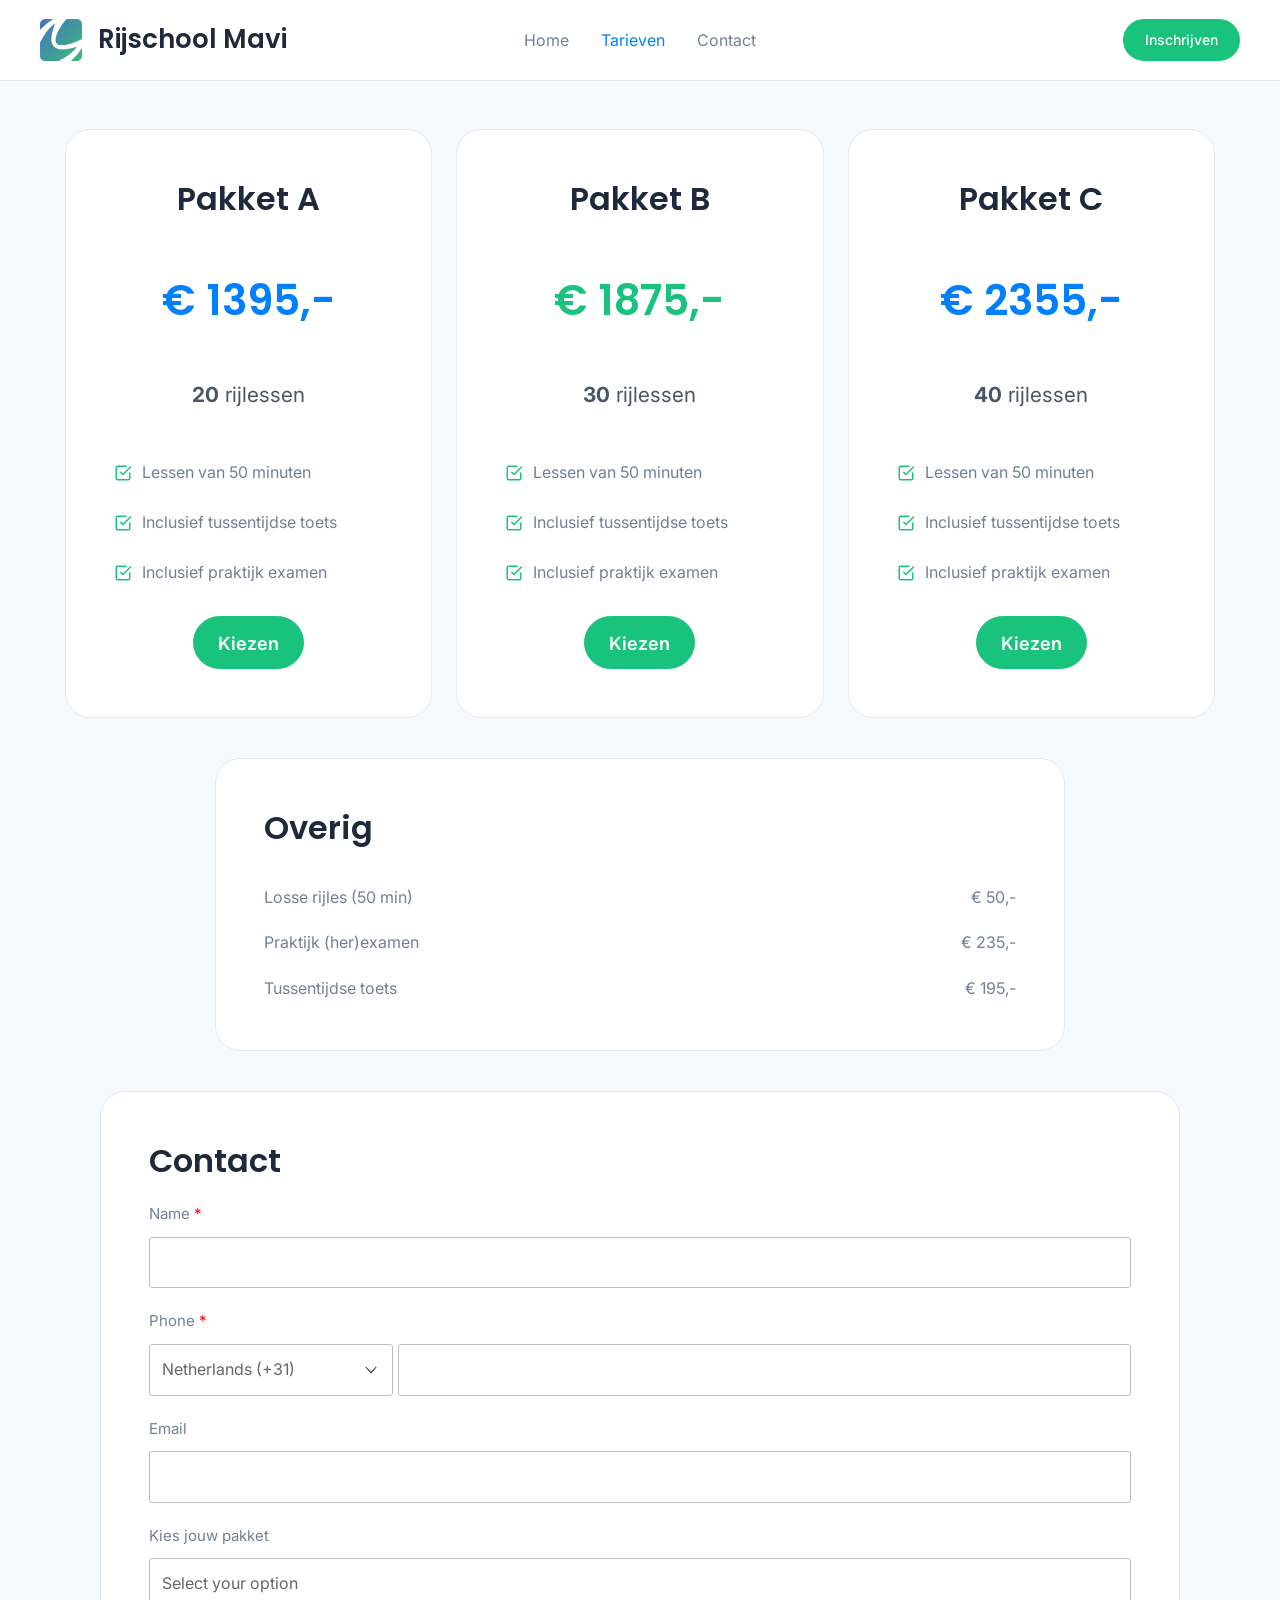
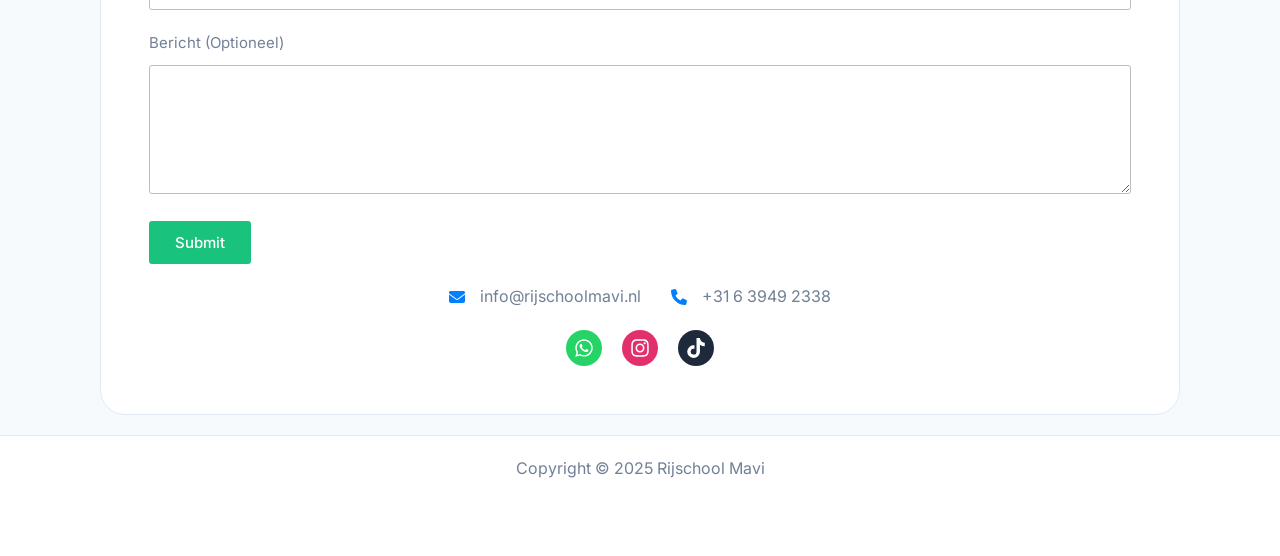
<file: tarieven/index.html>
<!DOCTYPE html>
<html lang="nl-NL">
<head>
<script src="https://code.jquery.com/jquery-3.7.1.min.js"></script>
<meta charset="UTF-8">
<meta name="viewport" content="width=device-width, initial-scale=1">
	<link rel="profile" href="https://gmpg.org/xfn/11"> 
	<title>Bekijk onze Tarieven - Rijschool Mavi Roermond</title>
	<style>img:is([sizes="auto" i], [sizes^="auto," i]) { contain-intrinsic-size: 3000px 1500px }</style>
	
<!-- The SEO Framework: door Sybre Waaijer -->
<meta name="robots" content="max-snippet:-1,max-image-preview:large,max-video-preview:-1">
<link rel="canonical" href="./index.html">
<meta name="description" content="Bij Rijschool Mavi Roermond streven we ernaar om kwalitatieve rijlessen toegankelijk te maken voor iedereen. Bekijk onze tarieven.">
<meta property="og:type" content="website">
<meta property="og:locale" content="nl_NL">
<meta property="og:site_name" content="Rijschool Mavi Roermond">
<meta property="og:title" content="Bekijk onze Tarieven">
<meta property="og:description" content="Bij Rijschool Mavi Roermond streven we ernaar om kwalitatieve rijlessen toegankelijk te maken voor iedereen. Bekijk onze tarieven.">
<meta property="og:url" content="./index.html">
<meta property="og:image" content="./../wp-content/uploads/2023/10/logo.png">
<meta property="og:image:width" content="501">
<meta property="og:image:height" content="501">
<meta name="twitter:card" content="summary_large_image">
<meta name="twitter:title" content="Bekijk onze Tarieven">
<meta name="twitter:description" content="Bij Rijschool Mavi Roermond streven we ernaar om kwalitatieve rijlessen toegankelijk te maken voor iedereen. Bekijk onze tarieven.">
<meta name="twitter:image" content="./../wp-content/uploads/2023/10/logo.png">
<script type="application/ld+json">{"@context":"https://schema.org","@graph":[{"@type":"WebSite","@id":"//#/schema/WebSite","url":"//","name":"Rijschool Mavi Roermond","description":"Jouw reis begint hier, en wij zijn er om je te begeleiden naar rijvaardigheid en onafhankelijkheid.","inLanguage":"nl-NL","potentialAction":{"@type":"SearchAction","target":{"@type":"EntryPoint","urlTemplate":"//search/{search_term_string}/"},"query-input":"required name=search_term_string"},"publisher":{"@type":"Organization","@id":"//#/schema/Organization","name":"Rijschool Mavi Roermond","url":"//","logo":{"@type":"ImageObject","url":"//wp-content/uploads/2023/10/logo.png","contentUrl":"//wp-content/uploads/2023/10/logo.png","width":501,"height":501,"contentSize":"30243"}}},{"@type":"WebPage","@id":"//tarieven/","url":"//tarieven/","name":"Bekijk onze Tarieven - Rijschool Mavi Roermond","description":"Bij Rijschool Mavi Roermond streven we ernaar om kwalitatieve rijlessen toegankelijk te maken voor iedereen. Bekijk onze tarieven.","inLanguage":"nl-NL","isPartOf":{"@id":"//#/schema/WebSite"},"breadcrumb":{"@type":"BreadcrumbList","@id":"//#/schema/BreadcrumbList","itemListElement":[{"@type":"ListItem","position":1,"item":"//","name":"Rijschool Mavi Roermond"},{"@type":"ListItem","position":2,"name":"Bekijk onze Tarieven"}]},"potentialAction":{"@type":"ReadAction","target":"//tarieven/"}}]}</script>
<!-- / The SEO Framework: door Sybre Waaijer | 4.40ms meta | 1.32ms boot -->

<link rel="dns-prefetch" href="//fonts.googleapis.com">
<link rel="alternate" type="application/rss+xml" title="Rijschool Mavi &raquo; feed" href="./../feed/index.html">
<link rel="alternate" type="application/rss+xml" title="Rijschool Mavi &raquo; reacties feed" href="./../comments/feed/index.html">
<link rel="stylesheet" id="astra-theme-css-css" href="./../wp-content/themes/astra/assets/css/minified/main.min.css?ver=4.11.3" media="all">
<style id="astra-theme-css-inline-css">
:root{--ast-post-nav-space:0;--ast-container-default-xlg-padding:3em;--ast-container-default-lg-padding:3em;--ast-container-default-slg-padding:2em;--ast-container-default-md-padding:3em;--ast-container-default-sm-padding:3em;--ast-container-default-xs-padding:2.4em;--ast-container-default-xxs-padding:1.8em;--ast-code-block-background:#ECEFF3;--ast-comment-inputs-background:#F9FAFB;--ast-normal-container-width:1200px;--ast-narrow-container-width:750px;--ast-blog-title-font-weight:normal;--ast-blog-meta-weight:inherit;--ast-global-color-primary:var(--ast-global-color-5);--ast-global-color-secondary:var(--ast-global-color-4);--ast-global-color-alternate-background:var(--ast-global-color-7);--ast-global-color-subtle-background:var(--ast-global-color-6);--ast-bg-style-guide:#F8FAFC;--ast-shadow-style-guide:0px 0px 4px 0 #00000057;--ast-global-dark-bg-style:#fff;--ast-global-dark-lfs:#fbfbfb;--ast-widget-bg-color:#fafafa;--ast-wc-container-head-bg-color:#fbfbfb;--ast-title-layout-bg:#eeeeee;--ast-search-border-color:#e7e7e7;--ast-lifter-hover-bg:#e6e6e6;--ast-gallery-block-color:#000;--srfm-color-input-label:var(--ast-global-color-2);}html{font-size:100%;}a{color:var(--ast-global-color-0);}a:hover,a:focus{color:var(--ast-global-color-1);}body,button,input,select,textarea,.ast-button,.ast-custom-button{font-family:'Inter',sans-serif;font-weight:400;font-size:16px;font-size:1rem;line-height:var(--ast-body-line-height,1.6em);}blockquote{color:var(--ast-global-color-8);}h1,.entry-content h1,h2,.entry-content h2,h3,.entry-content h3,h4,.entry-content h4,h5,.entry-content h5,h6,.entry-content h6,.site-title,.site-title a{font-family:'Poppins',sans-serif;font-weight:600;}.ast-site-identity .site-title a{color:var(--ast-global-color-2);}.site-title{font-size:26px;font-size:1.625rem;display:block;}header .custom-logo-link img{max-width:42px;width:42px;}.astra-logo-svg{width:42px;}.site-header .site-description{font-size:15px;font-size:0.9375rem;display:none;}.entry-title{font-size:26px;font-size:1.625rem;}.archive .ast-article-post .ast-article-inner,.blog .ast-article-post .ast-article-inner,.archive .ast-article-post .ast-article-inner:hover,.blog .ast-article-post .ast-article-inner:hover{overflow:hidden;}h1,.entry-content h1{font-size:42px;font-size:2.625rem;font-weight:600;font-family:'Poppins',sans-serif;line-height:1.4em;}h2,.entry-content h2{font-size:32px;font-size:2rem;font-weight:600;font-family:'Poppins',sans-serif;line-height:1.3em;}h3,.entry-content h3{font-size:26px;font-size:1.625rem;font-weight:600;font-family:'Poppins',sans-serif;line-height:1.3em;}h4,.entry-content h4{font-size:24px;font-size:1.5rem;line-height:1.2em;font-weight:600;font-family:'Poppins',sans-serif;}h5,.entry-content h5{font-size:20px;font-size:1.25rem;line-height:1.2em;font-weight:600;font-family:'Poppins',sans-serif;}h6,.entry-content h6{font-size:16px;font-size:1rem;line-height:1.25em;font-weight:600;font-family:'Poppins',sans-serif;}::selection{background-color:var(--ast-global-color-0);color:#000000;}body,h1,.entry-title a,.entry-content h1,h2,.entry-content h2,h3,.entry-content h3,h4,.entry-content h4,h5,.entry-content h5,h6,.entry-content h6{color:var(--ast-global-color-8);}.tagcloud a:hover,.tagcloud a:focus,.tagcloud a.current-item{color:#000000;border-color:var(--ast-global-color-0);background-color:var(--ast-global-color-0);}input:focus,input[type="text"]:focus,input[type="email"]:focus,input[type="url"]:focus,input[type="password"]:focus,input[type="reset"]:focus,input[type="search"]:focus,textarea:focus{border-color:var(--ast-global-color-0);}input[type="radio"]:checked,input[type=reset],input[type="checkbox"]:checked,input[type="checkbox"]:hover:checked,input[type="checkbox"]:focus:checked,input[type=range]::-webkit-slider-thumb{border-color:var(--ast-global-color-0);background-color:var(--ast-global-color-0);box-shadow:none;}.site-footer a:hover + .post-count,.site-footer a:focus + .post-count{background:var(--ast-global-color-0);border-color:var(--ast-global-color-0);}.single .nav-links .nav-previous,.single .nav-links .nav-next{color:var(--ast-global-color-0);}.entry-meta,.entry-meta *{line-height:1.45;color:var(--ast-global-color-0);}.entry-meta a:not(.ast-button):hover,.entry-meta a:not(.ast-button):hover *,.entry-meta a:not(.ast-button):focus,.entry-meta a:not(.ast-button):focus *,.page-links > .page-link,.page-links .page-link:hover,.post-navigation a:hover{color:var(--ast-global-color-1);}#cat option,.secondary .calendar_wrap thead a,.secondary .calendar_wrap thead a:visited{color:var(--ast-global-color-0);}.secondary .calendar_wrap #today,.ast-progress-val span{background:var(--ast-global-color-0);}.secondary a:hover + .post-count,.secondary a:focus + .post-count{background:var(--ast-global-color-0);border-color:var(--ast-global-color-0);}.calendar_wrap #today > a{color:#000000;}.page-links .page-link,.single .post-navigation a{color:var(--ast-global-color-0);}.ast-search-menu-icon .search-form button.search-submit{padding:0 4px;}.ast-search-menu-icon form.search-form{padding-right:0;}.ast-search-menu-icon.slide-search input.search-field{width:0;}.ast-header-search .ast-search-menu-icon.ast-dropdown-active .search-form,.ast-header-search .ast-search-menu-icon.ast-dropdown-active .search-field:focus{transition:all 0.2s;}.search-form input.search-field:focus{outline:none;}.ast-archive-title{color:var(--ast-global-color-2);}.widget-title,.widget .wp-block-heading{font-size:22px;font-size:1.375rem;color:var(--ast-global-color-2);}.ast-search-menu-icon.slide-search a:focus-visible:focus-visible,.astra-search-icon:focus-visible,#close:focus-visible,a:focus-visible,.ast-menu-toggle:focus-visible,.site .skip-link:focus-visible,.wp-block-loginout input:focus-visible,.wp-block-search.wp-block-search__button-inside .wp-block-search__inside-wrapper,.ast-header-navigation-arrow:focus-visible,.woocommerce .wc-proceed-to-checkout > .checkout-button:focus-visible,.woocommerce .woocommerce-MyAccount-navigation ul li a:focus-visible,.ast-orders-table__row .ast-orders-table__cell:focus-visible,.woocommerce .woocommerce-order-details .order-again > .button:focus-visible,.woocommerce .woocommerce-message a.button.wc-forward:focus-visible,.woocommerce #minus_qty:focus-visible,.woocommerce #plus_qty:focus-visible,a#ast-apply-coupon:focus-visible,.woocommerce .woocommerce-info a:focus-visible,.woocommerce .astra-shop-summary-wrap a:focus-visible,.woocommerce a.wc-forward:focus-visible,#ast-apply-coupon:focus-visible,.woocommerce-js .woocommerce-mini-cart-item a.remove:focus-visible,#close:focus-visible,.button.search-submit:focus-visible,#search_submit:focus,.normal-search:focus-visible,.ast-header-account-wrap:focus-visible,.woocommerce .ast-on-card-button.ast-quick-view-trigger:focus{outline-style:dotted;outline-color:inherit;outline-width:thin;}input:focus,input[type="text"]:focus,input[type="email"]:focus,input[type="url"]:focus,input[type="password"]:focus,input[type="reset"]:focus,input[type="search"]:focus,input[type="number"]:focus,textarea:focus,.wp-block-search__input:focus,[data-section="section-header-mobile-trigger"] .ast-button-wrap .ast-mobile-menu-trigger-minimal:focus,.ast-mobile-popup-drawer.active .menu-toggle-close:focus,.woocommerce-ordering select.orderby:focus,#ast-scroll-top:focus,#coupon_code:focus,.woocommerce-page #comment:focus,.woocommerce #reviews #respond input#submit:focus,.woocommerce a.add_to_cart_button:focus,.woocommerce .button.single_add_to_cart_button:focus,.woocommerce .woocommerce-cart-form button:focus,.woocommerce .woocommerce-cart-form__cart-item .quantity .qty:focus,.woocommerce .woocommerce-billing-fields .woocommerce-billing-fields__field-wrapper .woocommerce-input-wrapper > .input-text:focus,.woocommerce #order_comments:focus,.woocommerce #place_order:focus,.woocommerce .woocommerce-address-fields .woocommerce-address-fields__field-wrapper .woocommerce-input-wrapper > .input-text:focus,.woocommerce .woocommerce-MyAccount-content form button:focus,.woocommerce .woocommerce-MyAccount-content .woocommerce-EditAccountForm .woocommerce-form-row .woocommerce-Input.input-text:focus,.woocommerce .ast-woocommerce-container .woocommerce-pagination ul.page-numbers li a:focus,body #content .woocommerce form .form-row .select2-container--default .select2-selection--single:focus,#ast-coupon-code:focus,.woocommerce.woocommerce-js .quantity input[type=number]:focus,.woocommerce-js .woocommerce-mini-cart-item .quantity input[type=number]:focus,.woocommerce p#ast-coupon-trigger:focus{border-style:dotted;border-color:inherit;border-width:thin;}input{outline:none;}.ast-logo-title-inline .site-logo-img{padding-right:1em;}.site-logo-img img{ transition:all 0.2s linear;}body .ast-oembed-container *{position:absolute;top:0;width:100%;height:100%;left:0;}body .wp-block-embed-pocket-casts .ast-oembed-container *{position:unset;}.ast-single-post-featured-section + article {margin-top: 2em;}.site-content .ast-single-post-featured-section img {width: 100%;overflow: hidden;object-fit: cover;}.site > .ast-single-related-posts-container {margin-top: 0;}@media (min-width: 922px) {.ast-desktop .ast-container--narrow {max-width: var(--ast-narrow-container-width);margin: 0 auto;}}@media (max-width:921.9px){#ast-desktop-header{display:none;}}@media (min-width:922px){#ast-mobile-header{display:none;}}.wp-block-buttons.aligncenter{justify-content:center;}@media (max-width:921px){.ast-theme-transparent-header #primary,.ast-theme-transparent-header #secondary{padding:0;}}@media (max-width:921px){.ast-plain-container.ast-no-sidebar #primary{padding:0;}}.ast-plain-container.ast-no-sidebar #primary{margin-top:0;margin-bottom:0;}@media (min-width:1200px){.ast-plain-container.ast-no-sidebar #primary{margin-top:60px;margin-bottom:60px;}}.wp-block-button.is-style-outline .wp-block-button__link{border-color:var(--ast-global-color-0);border-top-width:2px;border-right-width:2px;border-bottom-width:2px;border-left-width:2px;}div.wp-block-button.is-style-outline > .wp-block-button__link:not(.has-text-color),div.wp-block-button.wp-block-button__link.is-style-outline:not(.has-text-color){color:var(--ast-global-color-0);}.wp-block-button.is-style-outline .wp-block-button__link:hover,.wp-block-buttons .wp-block-button.is-style-outline .wp-block-button__link:focus,.wp-block-buttons .wp-block-button.is-style-outline > .wp-block-button__link:not(.has-text-color):hover,.wp-block-buttons .wp-block-button.wp-block-button__link.is-style-outline:not(.has-text-color):hover{color:var(--ast-global-color-5);background-color:#16ac6f;border-color:#16ac6f;}.post-page-numbers.current .page-link,.ast-pagination .page-numbers.current{color:#000000;border-color:var(--ast-global-color-0);background-color:var(--ast-global-color-0);}.wp-block-button.is-style-outline .wp-block-button__link{border-top-width:2px;border-right-width:2px;border-bottom-width:2px;border-left-width:2px;}.wp-block-button.is-style-outline .wp-block-button__link.wp-element-button,.ast-outline-button{border-color:var(--ast-global-color-0);font-family:inherit;font-weight:500;font-size:14px;font-size:0.875rem;line-height:1em;border-top-left-radius:30px;border-top-right-radius:30px;border-bottom-right-radius:30px;border-bottom-left-radius:30px;}.wp-block-buttons .wp-block-button.is-style-outline > .wp-block-button__link:not(.has-text-color),.wp-block-buttons .wp-block-button.wp-block-button__link.is-style-outline:not(.has-text-color),.ast-outline-button{color:var(--ast-global-color-0);}.wp-block-button.is-style-outline .wp-block-button__link:hover,.wp-block-buttons .wp-block-button.is-style-outline .wp-block-button__link:focus,.wp-block-buttons .wp-block-button.is-style-outline > .wp-block-button__link:not(.has-text-color):hover,.wp-block-buttons .wp-block-button.wp-block-button__link.is-style-outline:not(.has-text-color):hover,.ast-outline-button:hover,.ast-outline-button:focus,.wp-block-uagb-buttons-child .uagb-buttons-repeater.ast-outline-button:hover,.wp-block-uagb-buttons-child .uagb-buttons-repeater.ast-outline-button:focus{color:var(--ast-global-color-5);background-color:#16ac6f;border-color:#16ac6f;}.wp-block-button .wp-block-button__link.wp-element-button.is-style-outline:not(.has-background),.wp-block-button.is-style-outline>.wp-block-button__link.wp-element-button:not(.has-background),.ast-outline-button{background-color:var(--ast-global-color-0);}.entry-content[data-ast-blocks-layout] > figure{margin-bottom:1em;}h1.widget-title{font-weight:600;}h2.widget-title{font-weight:600;}h3.widget-title{font-weight:600;}#page{display:flex;flex-direction:column;min-height:100vh;}.ast-404-layout-1 h1.page-title{color:var(--ast-global-color-2);}.single .post-navigation a{line-height:1em;height:inherit;}.error-404 .page-sub-title{font-size:1.5rem;font-weight:inherit;}.search .site-content .content-area .search-form{margin-bottom:0;}#page .site-content{flex-grow:1;}.widget{margin-bottom:1.25em;}#secondary li{line-height:1.5em;}#secondary .wp-block-group h2{margin-bottom:0.7em;}#secondary h2{font-size:1.7rem;}.ast-separate-container .ast-article-post,.ast-separate-container .ast-article-single,.ast-separate-container .comment-respond{padding:3em;}.ast-separate-container .ast-article-single .ast-article-single{padding:0;}.ast-article-single .wp-block-post-template-is-layout-grid{padding-left:0;}.ast-separate-container .comments-title,.ast-narrow-container .comments-title{padding:1.5em 2em;}.ast-page-builder-template .comment-form-textarea,.ast-comment-formwrap .ast-grid-common-col{padding:0;}.ast-comment-formwrap{padding:0;display:inline-flex;column-gap:20px;width:100%;margin-left:0;margin-right:0;}.comments-area textarea#comment:focus,.comments-area textarea#comment:active,.comments-area .ast-comment-formwrap input[type="text"]:focus,.comments-area .ast-comment-formwrap input[type="text"]:active {box-shadow:none;outline:none;}.archive.ast-page-builder-template .entry-header{margin-top:2em;}.ast-page-builder-template .ast-comment-formwrap{width:100%;}.entry-title{margin-bottom:0.5em;}.ast-archive-description p{font-size:inherit;font-weight:inherit;line-height:inherit;}.ast-separate-container .ast-comment-list li.depth-1,.hentry{margin-bottom:2em;}@media (min-width:921px){.ast-left-sidebar.ast-page-builder-template #secondary,.archive.ast-right-sidebar.ast-page-builder-template .site-main{padding-left:20px;padding-right:20px;}}@media (max-width:544px){.ast-comment-formwrap.ast-row{column-gap:10px;display:inline-block;}#ast-commentform .ast-grid-common-col{position:relative;width:100%;}}@media (min-width:1201px){.ast-separate-container .ast-article-post,.ast-separate-container .ast-article-single,.ast-separate-container .ast-author-box,.ast-separate-container .ast-404-layout-1,.ast-separate-container .no-results{padding:3em;}}@media (max-width:921px){.ast-separate-container #primary,.ast-separate-container #secondary{padding:1.5em 0;}#primary,#secondary{padding:1.5em 0;margin:0;}.ast-left-sidebar #content > .ast-container{display:flex;flex-direction:column-reverse;width:100%;}}@media (min-width:922px){.ast-separate-container.ast-right-sidebar #primary,.ast-separate-container.ast-left-sidebar #primary{border:0;}.search-no-results.ast-separate-container #primary{margin-bottom:4em;}}.wp-block-button .wp-block-button__link{color:var(--ast-global-color-5);}.wp-block-button .wp-block-button__link:hover,.wp-block-button .wp-block-button__link:focus{color:var(--ast-global-color-5);background-color:#16ac6f;border-color:#16ac6f;}.wp-block-button .wp-block-button__link,.wp-block-search .wp-block-search__button,body .wp-block-file .wp-block-file__button{border-style:solid;border-top-width:2px;border-right-width:2px;border-left-width:2px;border-bottom-width:2px;border-color:var(--ast-global-color-0);background-color:var(--ast-global-color-0);color:var(--ast-global-color-5);font-family:inherit;font-weight:500;line-height:1em;font-size:14px;font-size:0.875rem;border-top-left-radius:30px;border-top-right-radius:30px;border-bottom-right-radius:30px;border-bottom-left-radius:30px;padding-top:12px;padding-right:20px;padding-bottom:12px;padding-left:20px;}.menu-toggle,button,.ast-button,.ast-custom-button,.button,input#submit,input[type="button"],input[type="submit"],input[type="reset"],#comments .submit,.search .search-submit,form[CLASS*="wp-block-search__"].wp-block-search .wp-block-search__inside-wrapper .wp-block-search__button,body .wp-block-file .wp-block-file__button,.search .search-submit,.woocommerce-js a.button,.woocommerce button.button,.woocommerce .woocommerce-message a.button,.woocommerce #respond input#submit.alt,.woocommerce input.button.alt,.woocommerce input.button,.woocommerce input.button:disabled,.woocommerce input.button:disabled[disabled],.woocommerce input.button:disabled:hover,.woocommerce input.button:disabled[disabled]:hover,.woocommerce #respond input#submit,.woocommerce button.button.alt.disabled,.wc-block-grid__products .wc-block-grid__product .wp-block-button__link,.wc-block-grid__product-onsale,[CLASS*="wc-block"] button,.woocommerce-js .astra-cart-drawer .astra-cart-drawer-content .woocommerce-mini-cart__buttons .button:not(.checkout):not(.ast-continue-shopping),.woocommerce-js .astra-cart-drawer .astra-cart-drawer-content .woocommerce-mini-cart__buttons a.checkout,.woocommerce button.button.alt.disabled.wc-variation-selection-needed,[CLASS*="wc-block"] .wc-block-components-button{border-style:solid;border-top-width:2px;border-right-width:2px;border-left-width:2px;border-bottom-width:2px;color:var(--ast-global-color-5);border-color:var(--ast-global-color-0);background-color:var(--ast-global-color-0);padding-top:12px;padding-right:20px;padding-bottom:12px;padding-left:20px;font-family:inherit;font-weight:500;font-size:14px;font-size:0.875rem;line-height:1em;border-top-left-radius:30px;border-top-right-radius:30px;border-bottom-right-radius:30px;border-bottom-left-radius:30px;}button:focus,.menu-toggle:hover,button:hover,.ast-button:hover,.ast-custom-button:hover .button:hover,.ast-custom-button:hover ,input[type=reset]:hover,input[type=reset]:focus,input#submit:hover,input#submit:focus,input[type="button"]:hover,input[type="button"]:focus,input[type="submit"]:hover,input[type="submit"]:focus,form[CLASS*="wp-block-search__"].wp-block-search .wp-block-search__inside-wrapper .wp-block-search__button:hover,form[CLASS*="wp-block-search__"].wp-block-search .wp-block-search__inside-wrapper .wp-block-search__button:focus,body .wp-block-file .wp-block-file__button:hover,body .wp-block-file .wp-block-file__button:focus,.woocommerce-js a.button:hover,.woocommerce button.button:hover,.woocommerce .woocommerce-message a.button:hover,.woocommerce #respond input#submit:hover,.woocommerce #respond input#submit.alt:hover,.woocommerce input.button.alt:hover,.woocommerce input.button:hover,.woocommerce button.button.alt.disabled:hover,.wc-block-grid__products .wc-block-grid__product .wp-block-button__link:hover,[CLASS*="wc-block"] button:hover,.woocommerce-js .astra-cart-drawer .astra-cart-drawer-content .woocommerce-mini-cart__buttons .button:not(.checkout):not(.ast-continue-shopping):hover,.woocommerce-js .astra-cart-drawer .astra-cart-drawer-content .woocommerce-mini-cart__buttons a.checkout:hover,.woocommerce button.button.alt.disabled.wc-variation-selection-needed:hover,[CLASS*="wc-block"] .wc-block-components-button:hover,[CLASS*="wc-block"] .wc-block-components-button:focus{color:var(--ast-global-color-5);background-color:#16ac6f;border-color:#16ac6f;}form[CLASS*="wp-block-search__"].wp-block-search .wp-block-search__inside-wrapper .wp-block-search__button.has-icon{padding-top:calc(12px - 3px);padding-right:calc(20px - 3px);padding-bottom:calc(12px - 3px);padding-left:calc(20px - 3px);}@media (max-width:921px){.ast-mobile-header-stack .main-header-bar .ast-search-menu-icon{display:inline-block;}.ast-header-break-point.ast-header-custom-item-outside .ast-mobile-header-stack .main-header-bar .ast-search-icon{margin:0;}.ast-comment-avatar-wrap img{max-width:2.5em;}.ast-comment-meta{padding:0 1.8888em 1.3333em;}.ast-separate-container .ast-comment-list li.depth-1{padding:1.5em 2.14em;}.ast-separate-container .comment-respond{padding:2em 2.14em;}}@media (min-width:544px){.ast-container{max-width:100%;}}@media (max-width:544px){.ast-separate-container .ast-article-post,.ast-separate-container .ast-article-single,.ast-separate-container .comments-title,.ast-separate-container .ast-archive-description{padding:1.5em 1em;}.ast-separate-container #content .ast-container{padding-left:0.54em;padding-right:0.54em;}.ast-separate-container .ast-comment-list .bypostauthor{padding:.5em;}.ast-search-menu-icon.ast-dropdown-active .search-field{width:170px;}} #ast-mobile-header .ast-site-header-cart-li a{pointer-events:none;}.ast-separate-container{background-color:var(--ast-global-color-4);background-image:none;}@media (max-width:921px){.site-title{display:block;}.site-header .site-description{display:none;}h1,.entry-content h1{font-size:30px;}h2,.entry-content h2{font-size:25px;}h3,.entry-content h3{font-size:20px;}body,.ast-separate-container{background-color:var(--ast-global-color-4);background-image:none;}}@media (max-width:544px){.site-title{display:block;}.site-header .site-description{display:none;}h1,.entry-content h1{font-size:30px;}h2,.entry-content h2{font-size:25px;}h3,.entry-content h3{font-size:20px;}body,.ast-separate-container{background-color:var(--ast-global-color-4);background-image:none;}}@media (max-width:921px){html{font-size:91.2%;}}@media (max-width:544px){html{font-size:91.2%;}}@media (min-width:922px){.ast-container{max-width:1240px;}}@media (min-width:922px){.site-content .ast-container{display:flex;}}@media (max-width:921px){.site-content .ast-container{flex-direction:column;}}@media (min-width:922px){.main-header-menu .sub-menu .menu-item.ast-left-align-sub-menu:hover > .sub-menu,.main-header-menu .sub-menu .menu-item.ast-left-align-sub-menu.focus > .sub-menu{margin-left:-0px;}}.entry-content li > p{margin-bottom:0;}.site .comments-area{padding-bottom:3em;}.wp-block-file {display: flex;align-items: center;flex-wrap: wrap;justify-content: space-between;}.wp-block-pullquote {border: none;}.wp-block-pullquote blockquote::before {content: "\201D";font-family: "Helvetica",sans-serif;display: flex;transform: rotate( 180deg );font-size: 6rem;font-style: normal;line-height: 1;font-weight: bold;align-items: center;justify-content: center;}.has-text-align-right > blockquote::before {justify-content: flex-start;}.has-text-align-left > blockquote::before {justify-content: flex-end;}figure.wp-block-pullquote.is-style-solid-color blockquote {max-width: 100%;text-align: inherit;}:root {--wp--custom--ast-default-block-top-padding: 3em;--wp--custom--ast-default-block-right-padding: 3em;--wp--custom--ast-default-block-bottom-padding: 3em;--wp--custom--ast-default-block-left-padding: 3em;--wp--custom--ast-container-width: 1200px;--wp--custom--ast-content-width-size: 1200px;--wp--custom--ast-wide-width-size: calc(1200px + var(--wp--custom--ast-default-block-left-padding) + var(--wp--custom--ast-default-block-right-padding));}.ast-narrow-container {--wp--custom--ast-content-width-size: 750px;--wp--custom--ast-wide-width-size: 750px;}@media(max-width: 921px) {:root {--wp--custom--ast-default-block-top-padding: 3em;--wp--custom--ast-default-block-right-padding: 2em;--wp--custom--ast-default-block-bottom-padding: 3em;--wp--custom--ast-default-block-left-padding: 2em;}}@media(max-width: 544px) {:root {--wp--custom--ast-default-block-top-padding: 3em;--wp--custom--ast-default-block-right-padding: 1.5em;--wp--custom--ast-default-block-bottom-padding: 3em;--wp--custom--ast-default-block-left-padding: 1.5em;}}.entry-content > .wp-block-group,.entry-content > .wp-block-cover,.entry-content > .wp-block-columns {padding-top: var(--wp--custom--ast-default-block-top-padding);padding-right: var(--wp--custom--ast-default-block-right-padding);padding-bottom: var(--wp--custom--ast-default-block-bottom-padding);padding-left: var(--wp--custom--ast-default-block-left-padding);}.ast-plain-container.ast-no-sidebar .entry-content > .alignfull,.ast-page-builder-template .ast-no-sidebar .entry-content > .alignfull {margin-left: calc( -50vw + 50%);margin-right: calc( -50vw + 50%);max-width: 100vw;width: 100vw;}.ast-plain-container.ast-no-sidebar .entry-content .alignfull .alignfull,.ast-page-builder-template.ast-no-sidebar .entry-content .alignfull .alignfull,.ast-plain-container.ast-no-sidebar .entry-content .alignfull .alignwide,.ast-page-builder-template.ast-no-sidebar .entry-content .alignfull .alignwide,.ast-plain-container.ast-no-sidebar .entry-content .alignwide .alignfull,.ast-page-builder-template.ast-no-sidebar .entry-content .alignwide .alignfull,.ast-plain-container.ast-no-sidebar .entry-content .alignwide .alignwide,.ast-page-builder-template.ast-no-sidebar .entry-content .alignwide .alignwide,.ast-plain-container.ast-no-sidebar .entry-content .wp-block-column .alignfull,.ast-page-builder-template.ast-no-sidebar .entry-content .wp-block-column .alignfull,.ast-plain-container.ast-no-sidebar .entry-content .wp-block-column .alignwide,.ast-page-builder-template.ast-no-sidebar .entry-content .wp-block-column .alignwide {margin-left: auto;margin-right: auto;width: 100%;}[data-ast-blocks-layout] .wp-block-separator:not(.is-style-dots) {height: 0;}[data-ast-blocks-layout] .wp-block-separator {margin: 20px auto;}[data-ast-blocks-layout] .wp-block-separator:not(.is-style-wide):not(.is-style-dots) {max-width: 100px;}[data-ast-blocks-layout] .wp-block-separator.has-background {padding: 0;}.entry-content[data-ast-blocks-layout] > * {max-width: var(--wp--custom--ast-content-width-size);margin-left: auto;margin-right: auto;}.entry-content[data-ast-blocks-layout] > .alignwide {max-width: var(--wp--custom--ast-wide-width-size);}.entry-content[data-ast-blocks-layout] .alignfull {max-width: none;}.entry-content .wp-block-columns {margin-bottom: 0;}blockquote {margin: 1.5em;border-color: rgba(0,0,0,0.05);}.wp-block-quote:not(.has-text-align-right):not(.has-text-align-center) {border-left: 5px solid rgba(0,0,0,0.05);}.has-text-align-right > blockquote,blockquote.has-text-align-right {border-right: 5px solid rgba(0,0,0,0.05);}.has-text-align-left > blockquote,blockquote.has-text-align-left {border-left: 5px solid rgba(0,0,0,0.05);}.wp-block-site-tagline,.wp-block-latest-posts .read-more {margin-top: 15px;}.wp-block-loginout p label {display: block;}.wp-block-loginout p:not(.login-remember):not(.login-submit) input {width: 100%;}.wp-block-loginout input:focus {border-color: transparent;}.wp-block-loginout input:focus {outline: thin dotted;}.entry-content .wp-block-media-text .wp-block-media-text__content {padding: 0 0 0 8%;}.entry-content .wp-block-media-text.has-media-on-the-right .wp-block-media-text__content {padding: 0 8% 0 0;}.entry-content .wp-block-media-text.has-background .wp-block-media-text__content {padding: 8%;}.entry-content .wp-block-cover:not([class*="background-color"]):not(.has-text-color.has-link-color) .wp-block-cover__inner-container,.entry-content .wp-block-cover:not([class*="background-color"]) .wp-block-cover-image-text,.entry-content .wp-block-cover:not([class*="background-color"]) .wp-block-cover-text,.entry-content .wp-block-cover-image:not([class*="background-color"]) .wp-block-cover__inner-container,.entry-content .wp-block-cover-image:not([class*="background-color"]) .wp-block-cover-image-text,.entry-content .wp-block-cover-image:not([class*="background-color"]) .wp-block-cover-text {color: var(--ast-global-color-primary,var(--ast-global-color-5));}.wp-block-loginout .login-remember input {width: 1.1rem;height: 1.1rem;margin: 0 5px 4px 0;vertical-align: middle;}.wp-block-latest-posts > li > *:first-child,.wp-block-latest-posts:not(.is-grid) > li:first-child {margin-top: 0;}.entry-content > .wp-block-buttons,.entry-content > .wp-block-uagb-buttons {margin-bottom: 1.5em;}.wp-block-search__inside-wrapper .wp-block-search__input {padding: 0 10px;color: var(--ast-global-color-3);background: var(--ast-global-color-primary,var(--ast-global-color-5));border-color: var(--ast-border-color);}.wp-block-latest-posts .read-more {margin-bottom: 1.5em;}.wp-block-search__no-button .wp-block-search__inside-wrapper .wp-block-search__input {padding-top: 5px;padding-bottom: 5px;}.wp-block-latest-posts .wp-block-latest-posts__post-date,.wp-block-latest-posts .wp-block-latest-posts__post-author {font-size: 1rem;}.wp-block-latest-posts > li > *,.wp-block-latest-posts:not(.is-grid) > li {margin-top: 12px;margin-bottom: 12px;}.ast-page-builder-template .entry-content[data-ast-blocks-layout] > *,.ast-page-builder-template .entry-content[data-ast-blocks-layout] > .alignfull:not(.wp-block-group):not(.uagb-is-root-container) > * {max-width: none;}.ast-page-builder-template .entry-content[data-ast-blocks-layout] > .alignwide:not(.uagb-is-root-container) > * {max-width: var(--wp--custom--ast-wide-width-size);}.ast-page-builder-template .entry-content[data-ast-blocks-layout] > .inherit-container-width > *,.ast-page-builder-template .entry-content[data-ast-blocks-layout] > *:not(.wp-block-group):not(.uagb-is-root-container) > *,.entry-content[data-ast-blocks-layout] > .wp-block-cover .wp-block-cover__inner-container {max-width: var(--wp--custom--ast-content-width-size) ;margin-left: auto;margin-right: auto;}.entry-content[data-ast-blocks-layout] .wp-block-cover:not(.alignleft):not(.alignright) {width: auto;}@media(max-width: 1200px) {.ast-separate-container .entry-content > .alignfull,.ast-separate-container .entry-content[data-ast-blocks-layout] > .alignwide,.ast-plain-container .entry-content[data-ast-blocks-layout] > .alignwide,.ast-plain-container .entry-content .alignfull {margin-left: calc(-1 * min(var(--ast-container-default-xlg-padding),20px)) ;margin-right: calc(-1 * min(var(--ast-container-default-xlg-padding),20px));}}@media(min-width: 1201px) {.ast-separate-container .entry-content > .alignfull {margin-left: calc(-1 * var(--ast-container-default-xlg-padding) );margin-right: calc(-1 * var(--ast-container-default-xlg-padding) );}.ast-separate-container .entry-content[data-ast-blocks-layout] > .alignwide,.ast-plain-container .entry-content[data-ast-blocks-layout] > .alignwide {margin-left: calc(-1 * var(--wp--custom--ast-default-block-left-padding) );margin-right: calc(-1 * var(--wp--custom--ast-default-block-right-padding) );}}@media(min-width: 921px) {.ast-separate-container .entry-content .wp-block-group.alignwide:not(.inherit-container-width) > :where(:not(.alignleft):not(.alignright)),.ast-plain-container .entry-content .wp-block-group.alignwide:not(.inherit-container-width) > :where(:not(.alignleft):not(.alignright)) {max-width: calc( var(--wp--custom--ast-content-width-size) + 80px );}.ast-plain-container.ast-right-sidebar .entry-content[data-ast-blocks-layout] .alignfull,.ast-plain-container.ast-left-sidebar .entry-content[data-ast-blocks-layout] .alignfull {margin-left: -60px;margin-right: -60px;}}@media(min-width: 544px) {.entry-content > .alignleft {margin-right: 20px;}.entry-content > .alignright {margin-left: 20px;}}@media (max-width:544px){.wp-block-columns .wp-block-column:not(:last-child){margin-bottom:20px;}.wp-block-latest-posts{margin:0;}}@media( max-width: 600px ) {.entry-content .wp-block-media-text .wp-block-media-text__content,.entry-content .wp-block-media-text.has-media-on-the-right .wp-block-media-text__content {padding: 8% 0 0;}.entry-content .wp-block-media-text.has-background .wp-block-media-text__content {padding: 8%;}}.ast-page-builder-template .entry-header {padding-left: 0;}.ast-narrow-container .site-content .wp-block-uagb-image--align-full .wp-block-uagb-image__figure {max-width: 100%;margin-left: auto;margin-right: auto;}.entry-content ul,.entry-content ol {padding: revert;margin: revert;}:root .has-ast-global-color-0-color{color:var(--ast-global-color-0);}:root .has-ast-global-color-0-background-color{background-color:var(--ast-global-color-0);}:root .wp-block-button .has-ast-global-color-0-color{color:var(--ast-global-color-0);}:root .wp-block-button .has-ast-global-color-0-background-color{background-color:var(--ast-global-color-0);}:root .has-ast-global-color-1-color{color:var(--ast-global-color-1);}:root .has-ast-global-color-1-background-color{background-color:var(--ast-global-color-1);}:root .wp-block-button .has-ast-global-color-1-color{color:var(--ast-global-color-1);}:root .wp-block-button .has-ast-global-color-1-background-color{background-color:var(--ast-global-color-1);}:root .has-ast-global-color-2-color{color:var(--ast-global-color-2);}:root .has-ast-global-color-2-background-color{background-color:var(--ast-global-color-2);}:root .wp-block-button .has-ast-global-color-2-color{color:var(--ast-global-color-2);}:root .wp-block-button .has-ast-global-color-2-background-color{background-color:var(--ast-global-color-2);}:root .has-ast-global-color-3-color{color:var(--ast-global-color-3);}:root .has-ast-global-color-3-background-color{background-color:var(--ast-global-color-3);}:root .wp-block-button .has-ast-global-color-3-color{color:var(--ast-global-color-3);}:root .wp-block-button .has-ast-global-color-3-background-color{background-color:var(--ast-global-color-3);}:root .has-ast-global-color-4-color{color:var(--ast-global-color-4);}:root .has-ast-global-color-4-background-color{background-color:var(--ast-global-color-4);}:root .wp-block-button .has-ast-global-color-4-color{color:var(--ast-global-color-4);}:root .wp-block-button .has-ast-global-color-4-background-color{background-color:var(--ast-global-color-4);}:root .has-ast-global-color-5-color{color:var(--ast-global-color-5);}:root .has-ast-global-color-5-background-color{background-color:var(--ast-global-color-5);}:root .wp-block-button .has-ast-global-color-5-color{color:var(--ast-global-color-5);}:root .wp-block-button .has-ast-global-color-5-background-color{background-color:var(--ast-global-color-5);}:root .has-ast-global-color-6-color{color:var(--ast-global-color-6);}:root .has-ast-global-color-6-background-color{background-color:var(--ast-global-color-6);}:root .wp-block-button .has-ast-global-color-6-color{color:var(--ast-global-color-6);}:root .wp-block-button .has-ast-global-color-6-background-color{background-color:var(--ast-global-color-6);}:root .has-ast-global-color-7-color{color:var(--ast-global-color-7);}:root .has-ast-global-color-7-background-color{background-color:var(--ast-global-color-7);}:root .wp-block-button .has-ast-global-color-7-color{color:var(--ast-global-color-7);}:root .wp-block-button .has-ast-global-color-7-background-color{background-color:var(--ast-global-color-7);}:root .has-ast-global-color-8-color{color:var(--ast-global-color-8);}:root .has-ast-global-color-8-background-color{background-color:var(--ast-global-color-8);}:root .wp-block-button .has-ast-global-color-8-color{color:var(--ast-global-color-8);}:root .wp-block-button .has-ast-global-color-8-background-color{background-color:var(--ast-global-color-8);}:root{--ast-global-color-0:#19c37d;--ast-global-color-1:#007fff;--ast-global-color-2:#1e293b;--ast-global-color-3:#4a5568;--ast-global-color-4:#f7fafc;--ast-global-color-5:#FFFFFF;--ast-global-color-6:#e2e8f0;--ast-global-color-7:#cbd5e1;--ast-global-color-8:#718096;}:root {--ast-border-color : var(--ast-global-color-6);}.ast-archive-entry-banner {-js-display: flex;display: flex;flex-direction: column;justify-content: center;text-align: center;position: relative;background: var(--ast-title-layout-bg);}.ast-archive-entry-banner[data-banner-width-type="custom"] {margin: 0 auto;width: 100%;}.ast-archive-entry-banner[data-banner-layout="layout-1"] {background: inherit;padding: 20px 0;text-align: left;}body.archive .ast-archive-description{max-width:1200px;width:100%;text-align:left;padding-top:3em;padding-right:3em;padding-bottom:3em;padding-left:3em;}body.archive .ast-archive-description .ast-archive-title,body.archive .ast-archive-description .ast-archive-title *{font-weight:600;font-size:32px;font-size:2rem;}body.archive .ast-archive-description > *:not(:last-child){margin-bottom:10px;}@media (max-width:921px){body.archive .ast-archive-description{text-align:left;}}@media (max-width:544px){body.archive .ast-archive-description{text-align:left;}}.ast-breadcrumbs .trail-browse,.ast-breadcrumbs .trail-items,.ast-breadcrumbs .trail-items li{display:inline-block;margin:0;padding:0;border:none;background:inherit;text-indent:0;text-decoration:none;}.ast-breadcrumbs .trail-browse{font-size:inherit;font-style:inherit;font-weight:inherit;color:inherit;}.ast-breadcrumbs .trail-items{list-style:none;}.trail-items li::after{padding:0 0.3em;content:"\00bb";}.trail-items li:last-of-type::after{display:none;}h1,.entry-content h1,h2,.entry-content h2,h3,.entry-content h3,h4,.entry-content h4,h5,.entry-content h5,h6,.entry-content h6{color:var(--ast-global-color-2);}.entry-title a{color:var(--ast-global-color-2);}@media (max-width:921px){.ast-builder-grid-row-container.ast-builder-grid-row-tablet-3-firstrow .ast-builder-grid-row > *:first-child,.ast-builder-grid-row-container.ast-builder-grid-row-tablet-3-lastrow .ast-builder-grid-row > *:last-child{grid-column:1 / -1;}}@media (max-width:544px){.ast-builder-grid-row-container.ast-builder-grid-row-mobile-3-firstrow .ast-builder-grid-row > *:first-child,.ast-builder-grid-row-container.ast-builder-grid-row-mobile-3-lastrow .ast-builder-grid-row > *:last-child{grid-column:1 / -1;}}.ast-builder-layout-element[data-section="title_tagline"]{display:flex;}@media (max-width:921px){.ast-header-break-point .ast-builder-layout-element[data-section="title_tagline"]{display:flex;}}@media (max-width:544px){.ast-header-break-point .ast-builder-layout-element[data-section="title_tagline"]{display:flex;}}[data-section*="section-hb-button-"] .menu-link{display:none;}.ast-header-button-1 .ast-custom-button{border-top-width:2px;border-bottom-width:2px;border-left-width:2px;border-right-width:2px;}.ast-header-button-1[data-section*="section-hb-button-"] .ast-builder-button-wrap .ast-custom-button{padding-top:12px;padding-bottom:12px;padding-left:20px;padding-right:20px;}.ast-header-button-1[data-section="section-hb-button-1"]{display:flex;}@media (max-width:921px){.ast-header-break-point .ast-header-button-1[data-section="section-hb-button-1"]{display:flex;}}@media (max-width:544px){.ast-header-break-point .ast-header-button-1[data-section="section-hb-button-1"]{display:flex;}}.ast-builder-menu-1{font-family:inherit;font-weight:inherit;}.ast-builder-menu-1 .menu-item > .menu-link{color:var(--ast-global-color-8);}.ast-builder-menu-1 .menu-item > .ast-menu-toggle{color:var(--ast-global-color-8);}.ast-builder-menu-1 .menu-item:hover > .menu-link,.ast-builder-menu-1 .inline-on-mobile .menu-item:hover > .ast-menu-toggle{color:var(--ast-global-color-1);}.ast-builder-menu-1 .menu-item:hover > .ast-menu-toggle{color:var(--ast-global-color-1);}.ast-builder-menu-1 .menu-item.current-menu-item > .menu-link,.ast-builder-menu-1 .inline-on-mobile .menu-item.current-menu-item > .ast-menu-toggle,.ast-builder-menu-1 .current-menu-ancestor > .menu-link{color:var(--ast-global-color-1);}.ast-builder-menu-1 .menu-item.current-menu-item > .ast-menu-toggle{color:var(--ast-global-color-1);}.ast-builder-menu-1 .sub-menu,.ast-builder-menu-1 .inline-on-mobile .sub-menu{border-top-width:2px;border-bottom-width:0px;border-right-width:0px;border-left-width:0px;border-color:var(--ast-global-color-0);border-style:solid;}.ast-builder-menu-1 .sub-menu .sub-menu{top:-2px;}.ast-builder-menu-1 .main-header-menu > .menu-item > .sub-menu,.ast-builder-menu-1 .main-header-menu > .menu-item > .astra-full-megamenu-wrapper{margin-top:0px;}.ast-desktop .ast-builder-menu-1 .main-header-menu > .menu-item > .sub-menu:before,.ast-desktop .ast-builder-menu-1 .main-header-menu > .menu-item > .astra-full-megamenu-wrapper:before{height:calc( 0px + 2px + 5px );}.ast-desktop .ast-builder-menu-1 .menu-item .sub-menu .menu-link{border-style:none;}@media (max-width:921px){.ast-header-break-point .ast-builder-menu-1 .menu-item.menu-item-has-children > .ast-menu-toggle{top:0;}.ast-builder-menu-1 .inline-on-mobile .menu-item.menu-item-has-children > .ast-menu-toggle{right:-15px;}.ast-builder-menu-1 .menu-item-has-children > .menu-link:after{content:unset;}.ast-builder-menu-1 .main-header-menu > .menu-item > .sub-menu,.ast-builder-menu-1 .main-header-menu > .menu-item > .astra-full-megamenu-wrapper{margin-top:0;}}@media (max-width:544px){.ast-header-break-point .ast-builder-menu-1 .menu-item.menu-item-has-children > .ast-menu-toggle{top:0;}.ast-builder-menu-1 .main-header-menu > .menu-item > .sub-menu,.ast-builder-menu-1 .main-header-menu > .menu-item > .astra-full-megamenu-wrapper{margin-top:0;}}.ast-builder-menu-1{display:flex;}@media (max-width:921px){.ast-header-break-point .ast-builder-menu-1{display:flex;}}@media (max-width:544px){.ast-header-break-point .ast-builder-menu-1{display:flex;}}.site-below-footer-wrap{padding-top:20px;padding-bottom:20px;}.site-below-footer-wrap[data-section="section-below-footer-builder"]{background-color:var(--ast-global-color-5);background-image:none;min-height:80px;border-style:solid;border-width:0px;border-top-width:1px;border-top-color:var(--ast-global-color-subtle-background,--ast-global-color-6);}.site-below-footer-wrap[data-section="section-below-footer-builder"] .ast-builder-grid-row{max-width:1200px;min-height:80px;margin-left:auto;margin-right:auto;}.site-below-footer-wrap[data-section="section-below-footer-builder"] .ast-builder-grid-row,.site-below-footer-wrap[data-section="section-below-footer-builder"] .site-footer-section{align-items:flex-start;}.site-below-footer-wrap[data-section="section-below-footer-builder"].ast-footer-row-inline .site-footer-section{display:flex;margin-bottom:0;}.ast-builder-grid-row-full .ast-builder-grid-row{grid-template-columns:1fr;}@media (max-width:921px){.site-below-footer-wrap[data-section="section-below-footer-builder"]{background-color:var(--ast-global-color-5);background-image:none;}.site-below-footer-wrap[data-section="section-below-footer-builder"].ast-footer-row-tablet-inline .site-footer-section{display:flex;margin-bottom:0;}.site-below-footer-wrap[data-section="section-below-footer-builder"].ast-footer-row-tablet-stack .site-footer-section{display:block;margin-bottom:10px;}.ast-builder-grid-row-container.ast-builder-grid-row-tablet-full .ast-builder-grid-row{grid-template-columns:1fr;}}@media (max-width:544px){.site-below-footer-wrap[data-section="section-below-footer-builder"].ast-footer-row-mobile-inline .site-footer-section{display:flex;margin-bottom:0;}.site-below-footer-wrap[data-section="section-below-footer-builder"].ast-footer-row-mobile-stack .site-footer-section{display:block;margin-bottom:10px;}.ast-builder-grid-row-container.ast-builder-grid-row-mobile-full .ast-builder-grid-row{grid-template-columns:1fr;}}.site-below-footer-wrap[data-section="section-below-footer-builder"]{display:grid;}@media (max-width:921px){.ast-header-break-point .site-below-footer-wrap[data-section="section-below-footer-builder"]{display:grid;}}@media (max-width:544px){.ast-header-break-point .site-below-footer-wrap[data-section="section-below-footer-builder"]{display:grid;}}.ast-footer-copyright{text-align:center;}.ast-footer-copyright {color:var(--ast-global-color-8);}@media (max-width:921px){.ast-footer-copyright{text-align:center;}}@media (max-width:544px){.ast-footer-copyright{text-align:center;}}.ast-footer-copyright {font-size:16px;font-size:1rem;}.ast-footer-copyright.ast-builder-layout-element{display:flex;}@media (max-width:921px){.ast-header-break-point .ast-footer-copyright.ast-builder-layout-element{display:flex;}}@media (max-width:544px){.ast-header-break-point .ast-footer-copyright.ast-builder-layout-element{display:flex;}}.footer-widget-area.widget-area.site-footer-focus-item{width:auto;}.ast-footer-row-inline .footer-widget-area.widget-area.site-footer-focus-item{width:100%;}.ast-header-break-point .main-header-bar{border-bottom-width:1px;}@media (min-width:922px){.main-header-bar{border-bottom-width:1px;}}.main-header-menu .menu-item, #astra-footer-menu .menu-item, .main-header-bar .ast-masthead-custom-menu-items{-js-display:flex;display:flex;-webkit-box-pack:center;-webkit-justify-content:center;-moz-box-pack:center;-ms-flex-pack:center;justify-content:center;-webkit-box-orient:vertical;-webkit-box-direction:normal;-webkit-flex-direction:column;-moz-box-orient:vertical;-moz-box-direction:normal;-ms-flex-direction:column;flex-direction:column;}.main-header-menu > .menu-item > .menu-link, #astra-footer-menu > .menu-item > .menu-link{height:100%;-webkit-box-align:center;-webkit-align-items:center;-moz-box-align:center;-ms-flex-align:center;align-items:center;-js-display:flex;display:flex;}.ast-header-break-point .main-navigation ul .menu-item .menu-link .icon-arrow:first-of-type svg{top:.2em;margin-top:0px;margin-left:0px;width:.65em;transform:translate(0, -2px) rotateZ(270deg);}.ast-mobile-popup-content .ast-submenu-expanded > .ast-menu-toggle{transform:rotateX(180deg);overflow-y:auto;}@media (min-width:922px){.ast-builder-menu .main-navigation > ul > li:last-child a{margin-right:0;}}.ast-separate-container .ast-article-inner{background-color:transparent;background-image:none;}.ast-separate-container .ast-article-post{background-color:var(--ast-global-color-4);background-image:none;}@media (max-width:921px){.ast-separate-container .ast-article-post{background-color:var(--ast-global-color-4);background-image:none;}}@media (max-width:544px){.ast-separate-container .ast-article-post{background-color:var(--ast-global-color-4);background-image:none;}}.ast-separate-container .ast-article-single:not(.ast-related-post), .woocommerce.ast-separate-container .ast-woocommerce-container, .ast-separate-container .error-404, .ast-separate-container .no-results, .single.ast-separate-container .site-main .ast-author-meta, .ast-separate-container .related-posts-title-wrapper,.ast-separate-container .comments-count-wrapper, .ast-box-layout.ast-plain-container .site-content,.ast-padded-layout.ast-plain-container .site-content, .ast-separate-container .ast-archive-description, .ast-separate-container .comments-area .comment-respond, .ast-separate-container .comments-area .ast-comment-list li, .ast-separate-container .comments-area .comments-title{background-color:var(--ast-global-color-4);background-image:none;}@media (max-width:921px){.ast-separate-container .ast-article-single:not(.ast-related-post), .woocommerce.ast-separate-container .ast-woocommerce-container, .ast-separate-container .error-404, .ast-separate-container .no-results, .single.ast-separate-container .site-main .ast-author-meta, .ast-separate-container .related-posts-title-wrapper,.ast-separate-container .comments-count-wrapper, .ast-box-layout.ast-plain-container .site-content,.ast-padded-layout.ast-plain-container .site-content, .ast-separate-container .ast-archive-description{background-color:var(--ast-global-color-4);background-image:none;}}@media (max-width:544px){.ast-separate-container .ast-article-single:not(.ast-related-post), .woocommerce.ast-separate-container .ast-woocommerce-container, .ast-separate-container .error-404, .ast-separate-container .no-results, .single.ast-separate-container .site-main .ast-author-meta, .ast-separate-container .related-posts-title-wrapper,.ast-separate-container .comments-count-wrapper, .ast-box-layout.ast-plain-container .site-content,.ast-padded-layout.ast-plain-container .site-content, .ast-separate-container .ast-archive-description{background-color:var(--ast-global-color-4);background-image:none;}}.ast-separate-container.ast-two-container #secondary .widget{background-color:var(--ast-global-color-4);background-image:none;}@media (max-width:921px){.ast-separate-container.ast-two-container #secondary .widget{background-color:var(--ast-global-color-4);background-image:none;}}@media (max-width:544px){.ast-separate-container.ast-two-container #secondary .widget{background-color:var(--ast-global-color-4);background-image:none;}}.ast-plain-container, .ast-page-builder-template{background-color:var(--ast-global-color-4);background-image:none;}@media (max-width:921px){.ast-plain-container, .ast-page-builder-template{background-color:var(--ast-global-color-4);background-image:none;}}@media (max-width:544px){.ast-plain-container, .ast-page-builder-template{background-color:var(--ast-global-color-4);background-image:none;}}
		#ast-scroll-top {
			display: none;
			position: fixed;
			text-align: center;
			cursor: pointer;
			z-index: 99;
			width: 2.1em;
			height: 2.1em;
			line-height: 2.1;
			color: #ffffff;
			border-radius: 2px;
			content: "";
			outline: inherit;
		}
		@media (min-width: 769px) {
			#ast-scroll-top {
				content: "769";
			}
		}
		#ast-scroll-top .ast-icon.icon-arrow svg {
			margin-left: 0px;
			vertical-align: middle;
			transform: translate(0, -20%) rotate(180deg);
			width: 1.6em;
		}
		.ast-scroll-to-top-right {
			right: 30px;
			bottom: 30px;
		}
		.ast-scroll-to-top-left {
			left: 30px;
			bottom: 30px;
		}
	#ast-scroll-top{background-color:var(--ast-global-color-1);font-size:15px;}@media (max-width:921px){#ast-scroll-top .ast-icon.icon-arrow svg{width:1em;}}.ast-mobile-header-content > *,.ast-desktop-header-content > * {padding: 10px 0;height: auto;}.ast-mobile-header-content > *:first-child,.ast-desktop-header-content > *:first-child {padding-top: 10px;}.ast-mobile-header-content > .ast-builder-menu,.ast-desktop-header-content > .ast-builder-menu {padding-top: 0;}.ast-mobile-header-content > *:last-child,.ast-desktop-header-content > *:last-child {padding-bottom: 0;}.ast-mobile-header-content .ast-search-menu-icon.ast-inline-search label,.ast-desktop-header-content .ast-search-menu-icon.ast-inline-search label {width: 100%;}.ast-desktop-header-content .main-header-bar-navigation .ast-submenu-expanded > .ast-menu-toggle::before {transform: rotateX(180deg);}#ast-desktop-header .ast-desktop-header-content,.ast-mobile-header-content .ast-search-icon,.ast-desktop-header-content .ast-search-icon,.ast-mobile-header-wrap .ast-mobile-header-content,.ast-main-header-nav-open.ast-popup-nav-open .ast-mobile-header-wrap .ast-mobile-header-content,.ast-main-header-nav-open.ast-popup-nav-open .ast-desktop-header-content {display: none;}.ast-main-header-nav-open.ast-header-break-point #ast-desktop-header .ast-desktop-header-content,.ast-main-header-nav-open.ast-header-break-point .ast-mobile-header-wrap .ast-mobile-header-content {display: block;}.ast-desktop .ast-desktop-header-content .astra-menu-animation-slide-up > .menu-item > .sub-menu,.ast-desktop .ast-desktop-header-content .astra-menu-animation-slide-up > .menu-item .menu-item > .sub-menu,.ast-desktop .ast-desktop-header-content .astra-menu-animation-slide-down > .menu-item > .sub-menu,.ast-desktop .ast-desktop-header-content .astra-menu-animation-slide-down > .menu-item .menu-item > .sub-menu,.ast-desktop .ast-desktop-header-content .astra-menu-animation-fade > .menu-item > .sub-menu,.ast-desktop .ast-desktop-header-content .astra-menu-animation-fade > .menu-item .menu-item > .sub-menu {opacity: 1;visibility: visible;}.ast-hfb-header.ast-default-menu-enable.ast-header-break-point .ast-mobile-header-wrap .ast-mobile-header-content .main-header-bar-navigation {width: unset;margin: unset;}.ast-mobile-header-content.content-align-flex-end .main-header-bar-navigation .menu-item-has-children > .ast-menu-toggle,.ast-desktop-header-content.content-align-flex-end .main-header-bar-navigation .menu-item-has-children > .ast-menu-toggle {left: calc( 20px - 0.907em);right: auto;}.ast-mobile-header-content .ast-search-menu-icon,.ast-mobile-header-content .ast-search-menu-icon.slide-search,.ast-desktop-header-content .ast-search-menu-icon,.ast-desktop-header-content .ast-search-menu-icon.slide-search {width: 100%;position: relative;display: block;right: auto;transform: none;}.ast-mobile-header-content .ast-search-menu-icon.slide-search .search-form,.ast-mobile-header-content .ast-search-menu-icon .search-form,.ast-desktop-header-content .ast-search-menu-icon.slide-search .search-form,.ast-desktop-header-content .ast-search-menu-icon .search-form {right: 0;visibility: visible;opacity: 1;position: relative;top: auto;transform: none;padding: 0;display: block;overflow: hidden;}.ast-mobile-header-content .ast-search-menu-icon.ast-inline-search .search-field,.ast-mobile-header-content .ast-search-menu-icon .search-field,.ast-desktop-header-content .ast-search-menu-icon.ast-inline-search .search-field,.ast-desktop-header-content .ast-search-menu-icon .search-field {width: 100%;padding-right: 5.5em;}.ast-mobile-header-content .ast-search-menu-icon .search-submit,.ast-desktop-header-content .ast-search-menu-icon .search-submit {display: block;position: absolute;height: 100%;top: 0;right: 0;padding: 0 1em;border-radius: 0;}.ast-hfb-header.ast-default-menu-enable.ast-header-break-point .ast-mobile-header-wrap .ast-mobile-header-content .main-header-bar-navigation ul .sub-menu .menu-link {padding-left: 30px;}.ast-hfb-header.ast-default-menu-enable.ast-header-break-point .ast-mobile-header-wrap .ast-mobile-header-content .main-header-bar-navigation .sub-menu .menu-item .menu-item .menu-link {padding-left: 40px;}.ast-mobile-popup-drawer.active .ast-mobile-popup-inner{background-color:#ffffff;;}.ast-mobile-header-wrap .ast-mobile-header-content, .ast-desktop-header-content{background-color:#ffffff;;}.ast-mobile-popup-content > *, .ast-mobile-header-content > *, .ast-desktop-popup-content > *, .ast-desktop-header-content > *{padding-top:0px;padding-bottom:0px;}.content-align-flex-start .ast-builder-layout-element{justify-content:flex-start;}.content-align-flex-start .main-header-menu{text-align:left;}.ast-mobile-popup-drawer.active .menu-toggle-close{color:#3a3a3a;}.ast-mobile-header-wrap .ast-primary-header-bar,.ast-primary-header-bar .site-primary-header-wrap{min-height:80px;}.ast-desktop .ast-primary-header-bar .main-header-menu > .menu-item{line-height:80px;}.ast-header-break-point #masthead .ast-mobile-header-wrap .ast-primary-header-bar,.ast-header-break-point #masthead .ast-mobile-header-wrap .ast-below-header-bar,.ast-header-break-point #masthead .ast-mobile-header-wrap .ast-above-header-bar{padding-left:20px;padding-right:20px;}.ast-header-break-point .ast-primary-header-bar{border-bottom-width:1px;border-bottom-color:var( --ast-global-color-subtle-background,--ast-global-color-7 );border-bottom-style:solid;}@media (min-width:922px){.ast-primary-header-bar{border-bottom-width:1px;border-bottom-color:var( --ast-global-color-subtle-background,--ast-global-color-7 );border-bottom-style:solid;}}.ast-primary-header-bar{background-color:var(--ast-global-color-5);background-image:none;}@media (max-width:921px){.ast-primary-header-bar.ast-primary-header{background-color:var(--ast-global-color-5);background-image:none;}}.ast-desktop .ast-primary-header-bar.main-header-bar, .ast-header-break-point #masthead .ast-primary-header-bar.main-header-bar{margin-top:0px;margin-bottom:0px;margin-left:0px;margin-right:0px;}.ast-primary-header-bar{display:block;}@media (max-width:921px){.ast-header-break-point .ast-primary-header-bar{display:grid;}}@media (max-width:544px){.ast-header-break-point .ast-primary-header-bar{display:grid;}}[data-section="section-header-mobile-trigger"] .ast-button-wrap .ast-mobile-menu-trigger-minimal{color:var(--ast-global-color-1);border:none;background:transparent;}[data-section="section-header-mobile-trigger"] .ast-button-wrap .mobile-menu-toggle-icon .ast-mobile-svg{width:20px;height:20px;fill:var(--ast-global-color-1);}[data-section="section-header-mobile-trigger"] .ast-button-wrap .mobile-menu-wrap .mobile-menu{color:var(--ast-global-color-1);}.ast-builder-menu-mobile .main-navigation .main-header-menu .menu-item > .menu-link{color:var(--ast-global-color-3);}.ast-builder-menu-mobile .main-navigation .main-header-menu .menu-item > .ast-menu-toggle{color:var(--ast-global-color-3);}.ast-builder-menu-mobile .main-navigation .main-header-menu .menu-item:hover > .menu-link, .ast-builder-menu-mobile .main-navigation .inline-on-mobile .menu-item:hover > .ast-menu-toggle{color:var(--ast-global-color-1);}.ast-builder-menu-mobile .menu-item:hover > .menu-link, .ast-builder-menu-mobile .main-navigation .inline-on-mobile .menu-item:hover > .ast-menu-toggle{color:var(--ast-global-color-1);}.ast-builder-menu-mobile .main-navigation .menu-item:hover > .ast-menu-toggle{color:var(--ast-global-color-1);}.ast-builder-menu-mobile .main-navigation .menu-item.current-menu-item > .menu-link, .ast-builder-menu-mobile .main-navigation .inline-on-mobile .menu-item.current-menu-item > .ast-menu-toggle, .ast-builder-menu-mobile .main-navigation .menu-item.current-menu-ancestor > .menu-link, .ast-builder-menu-mobile .main-navigation .menu-item.current-menu-ancestor > .ast-menu-toggle{color:var(--ast-global-color-1);}.ast-builder-menu-mobile .main-navigation .menu-item.current-menu-item > .ast-menu-toggle{color:var(--ast-global-color-1);}.ast-builder-menu-mobile .main-navigation .menu-item.menu-item-has-children > .ast-menu-toggle{top:0;}.ast-builder-menu-mobile .main-navigation .menu-item-has-children > .menu-link:after{content:unset;}.ast-hfb-header .ast-builder-menu-mobile .main-header-menu, .ast-hfb-header .ast-builder-menu-mobile .main-navigation .menu-item .menu-link, .ast-hfb-header .ast-builder-menu-mobile .main-navigation .menu-item .sub-menu .menu-link{border-style:none;}.ast-builder-menu-mobile .main-navigation .menu-item.menu-item-has-children > .ast-menu-toggle{top:0;}@media (max-width:921px){.ast-builder-menu-mobile .main-navigation .main-header-menu .menu-item > .menu-link{color:var(--ast-global-color-3);}.ast-builder-menu-mobile .main-navigation .main-header-menu .menu-item > .ast-menu-toggle{color:var(--ast-global-color-3);}.ast-builder-menu-mobile .main-navigation .main-header-menu .menu-item:hover > .menu-link, .ast-builder-menu-mobile .main-navigation .inline-on-mobile .menu-item:hover > .ast-menu-toggle{color:var(--ast-global-color-1);background:var(--ast-global-color-4);}.ast-builder-menu-mobile .main-navigation .menu-item:hover > .ast-menu-toggle{color:var(--ast-global-color-1);}.ast-builder-menu-mobile .main-navigation .menu-item.current-menu-item > .menu-link, .ast-builder-menu-mobile .main-navigation .inline-on-mobile .menu-item.current-menu-item > .ast-menu-toggle, .ast-builder-menu-mobile .main-navigation .menu-item.current-menu-ancestor > .menu-link, .ast-builder-menu-mobile .main-navigation .menu-item.current-menu-ancestor > .ast-menu-toggle{color:var(--ast-global-color-1);background:var(--ast-global-color-4);}.ast-builder-menu-mobile .main-navigation .menu-item.current-menu-item > .ast-menu-toggle{color:var(--ast-global-color-1);}.ast-builder-menu-mobile .main-navigation .menu-item.menu-item-has-children > .ast-menu-toggle{top:0;}.ast-builder-menu-mobile .main-navigation .menu-item-has-children > .menu-link:after{content:unset;}.ast-builder-menu-mobile .main-navigation .main-header-menu , .ast-builder-menu-mobile .main-navigation .main-header-menu .menu-link, .ast-builder-menu-mobile .main-navigation .main-header-menu .sub-menu{background-color:var(--ast-global-color-5);background-image:none;}}@media (max-width:544px){.ast-builder-menu-mobile .main-navigation .menu-item.menu-item-has-children > .ast-menu-toggle{top:0;}}.ast-builder-menu-mobile .main-navigation{display:block;}@media (max-width:921px){.ast-header-break-point .ast-builder-menu-mobile .main-navigation{display:block;}}@media (max-width:544px){.ast-header-break-point .ast-builder-menu-mobile .main-navigation{display:block;}}
</style>
<link rel="stylesheet" id="astra-google-fonts-css" href="https://fonts.googleapis.com/css?family=Inter%3A400%2C%7CPoppins%3A600%2C&amp;display=fallback&amp;ver=4.11.3" media="all">
<style id="wp-emoji-styles-inline-css">

	img.wp-smiley, img.emoji {
		display: inline !important;
		border: none !important;
		box-shadow: none !important;
		height: 1em !important;
		width: 1em !important;
		margin: 0 0.07em !important;
		vertical-align: -0.1em !important;
		background: none !important;
		padding: 0 !important;
	}
</style>
<link rel="stylesheet" id="wp-block-library-css" href="./../wp-includes/css/dist/block-library/style.min.css?ver=6.8.2" media="all">
<style id="global-styles-inline-css">
:root{--wp--preset--aspect-ratio--square: 1;--wp--preset--aspect-ratio--4-3: 4/3;--wp--preset--aspect-ratio--3-4: 3/4;--wp--preset--aspect-ratio--3-2: 3/2;--wp--preset--aspect-ratio--2-3: 2/3;--wp--preset--aspect-ratio--16-9: 16/9;--wp--preset--aspect-ratio--9-16: 9/16;--wp--preset--color--black: #000000;--wp--preset--color--cyan-bluish-gray: #abb8c3;--wp--preset--color--white: #ffffff;--wp--preset--color--pale-pink: #f78da7;--wp--preset--color--vivid-red: #cf2e2e;--wp--preset--color--luminous-vivid-orange: #ff6900;--wp--preset--color--luminous-vivid-amber: #fcb900;--wp--preset--color--light-green-cyan: #7bdcb5;--wp--preset--color--vivid-green-cyan: #00d084;--wp--preset--color--pale-cyan-blue: #8ed1fc;--wp--preset--color--vivid-cyan-blue: #0693e3;--wp--preset--color--vivid-purple: #9b51e0;--wp--preset--color--ast-global-color-0: var(--ast-global-color-0);--wp--preset--color--ast-global-color-1: var(--ast-global-color-1);--wp--preset--color--ast-global-color-2: var(--ast-global-color-2);--wp--preset--color--ast-global-color-3: var(--ast-global-color-3);--wp--preset--color--ast-global-color-4: var(--ast-global-color-4);--wp--preset--color--ast-global-color-5: var(--ast-global-color-5);--wp--preset--color--ast-global-color-6: var(--ast-global-color-6);--wp--preset--color--ast-global-color-7: var(--ast-global-color-7);--wp--preset--color--ast-global-color-8: var(--ast-global-color-8);--wp--preset--gradient--vivid-cyan-blue-to-vivid-purple: linear-gradient(135deg,rgba(6,147,227,1) 0%,rgb(155,81,224) 100%);--wp--preset--gradient--light-green-cyan-to-vivid-green-cyan: linear-gradient(135deg,rgb(122,220,180) 0%,rgb(0,208,130) 100%);--wp--preset--gradient--luminous-vivid-amber-to-luminous-vivid-orange: linear-gradient(135deg,rgba(252,185,0,1) 0%,rgba(255,105,0,1) 100%);--wp--preset--gradient--luminous-vivid-orange-to-vivid-red: linear-gradient(135deg,rgba(255,105,0,1) 0%,rgb(207,46,46) 100%);--wp--preset--gradient--very-light-gray-to-cyan-bluish-gray: linear-gradient(135deg,rgb(238,238,238) 0%,rgb(169,184,195) 100%);--wp--preset--gradient--cool-to-warm-spectrum: linear-gradient(135deg,rgb(74,234,220) 0%,rgb(151,120,209) 20%,rgb(207,42,186) 40%,rgb(238,44,130) 60%,rgb(251,105,98) 80%,rgb(254,248,76) 100%);--wp--preset--gradient--blush-light-purple: linear-gradient(135deg,rgb(255,206,236) 0%,rgb(152,150,240) 100%);--wp--preset--gradient--blush-bordeaux: linear-gradient(135deg,rgb(254,205,165) 0%,rgb(254,45,45) 50%,rgb(107,0,62) 100%);--wp--preset--gradient--luminous-dusk: linear-gradient(135deg,rgb(255,203,112) 0%,rgb(199,81,192) 50%,rgb(65,88,208) 100%);--wp--preset--gradient--pale-ocean: linear-gradient(135deg,rgb(255,245,203) 0%,rgb(182,227,212) 50%,rgb(51,167,181) 100%);--wp--preset--gradient--electric-grass: linear-gradient(135deg,rgb(202,248,128) 0%,rgb(113,206,126) 100%);--wp--preset--gradient--midnight: linear-gradient(135deg,rgb(2,3,129) 0%,rgb(40,116,252) 100%);--wp--preset--font-size--small: 13px;--wp--preset--font-size--medium: 20px;--wp--preset--font-size--large: 36px;--wp--preset--font-size--x-large: 42px;--wp--preset--spacing--20: 0.44rem;--wp--preset--spacing--30: 0.67rem;--wp--preset--spacing--40: 1rem;--wp--preset--spacing--50: 1.5rem;--wp--preset--spacing--60: 2.25rem;--wp--preset--spacing--70: 3.38rem;--wp--preset--spacing--80: 5.06rem;--wp--preset--shadow--natural: 6px 6px 9px rgba(0, 0, 0, 0.2);--wp--preset--shadow--deep: 12px 12px 50px rgba(0, 0, 0, 0.4);--wp--preset--shadow--sharp: 6px 6px 0px rgba(0, 0, 0, 0.2);--wp--preset--shadow--outlined: 6px 6px 0px -3px rgba(255, 255, 255, 1), 6px 6px rgba(0, 0, 0, 1);--wp--preset--shadow--crisp: 6px 6px 0px rgba(0, 0, 0, 1);}:root { --wp--style--global--content-size: var(--wp--custom--ast-content-width-size);--wp--style--global--wide-size: var(--wp--custom--ast-wide-width-size); }:where(body) { margin: 0; }.wp-site-blocks > .alignleft { float: left; margin-right: 2em; }.wp-site-blocks > .alignright { float: right; margin-left: 2em; }.wp-site-blocks > .aligncenter { justify-content: center; margin-left: auto; margin-right: auto; }:where(.wp-site-blocks) > * { margin-block-start: 24px; margin-block-end: 0; }:where(.wp-site-blocks) > :first-child { margin-block-start: 0; }:where(.wp-site-blocks) > :last-child { margin-block-end: 0; }:root { --wp--style--block-gap: 24px; }:root :where(.is-layout-flow) > :first-child{margin-block-start: 0;}:root :where(.is-layout-flow) > :last-child{margin-block-end: 0;}:root :where(.is-layout-flow) > *{margin-block-start: 24px;margin-block-end: 0;}:root :where(.is-layout-constrained) > :first-child{margin-block-start: 0;}:root :where(.is-layout-constrained) > :last-child{margin-block-end: 0;}:root :where(.is-layout-constrained) > *{margin-block-start: 24px;margin-block-end: 0;}:root :where(.is-layout-flex){gap: 24px;}:root :where(.is-layout-grid){gap: 24px;}.is-layout-flow > .alignleft{float: left;margin-inline-start: 0;margin-inline-end: 2em;}.is-layout-flow > .alignright{float: right;margin-inline-start: 2em;margin-inline-end: 0;}.is-layout-flow > .aligncenter{margin-left: auto !important;margin-right: auto !important;}.is-layout-constrained > .alignleft{float: left;margin-inline-start: 0;margin-inline-end: 2em;}.is-layout-constrained > .alignright{float: right;margin-inline-start: 2em;margin-inline-end: 0;}.is-layout-constrained > .aligncenter{margin-left: auto !important;margin-right: auto !important;}.is-layout-constrained > :where(:not(.alignleft):not(.alignright):not(.alignfull)){max-width: var(--wp--style--global--content-size);margin-left: auto !important;margin-right: auto !important;}.is-layout-constrained > .alignwide{max-width: var(--wp--style--global--wide-size);}body .is-layout-flex{display: flex;}.is-layout-flex{flex-wrap: wrap;align-items: center;}.is-layout-flex > :is(*, div){margin: 0;}body .is-layout-grid{display: grid;}.is-layout-grid > :is(*, div){margin: 0;}body{padding-top: 0px;padding-right: 0px;padding-bottom: 0px;padding-left: 0px;}a:where(:not(.wp-element-button)){text-decoration: none;}:root :where(.wp-element-button, .wp-block-button__link){background-color: #32373c;border-width: 0;color: #fff;font-family: inherit;font-size: inherit;line-height: inherit;padding: calc(0.667em + 2px) calc(1.333em + 2px);text-decoration: none;}.has-black-color{color: var(--wp--preset--color--black) !important;}.has-cyan-bluish-gray-color{color: var(--wp--preset--color--cyan-bluish-gray) !important;}.has-white-color{color: var(--wp--preset--color--white) !important;}.has-pale-pink-color{color: var(--wp--preset--color--pale-pink) !important;}.has-vivid-red-color{color: var(--wp--preset--color--vivid-red) !important;}.has-luminous-vivid-orange-color{color: var(--wp--preset--color--luminous-vivid-orange) !important;}.has-luminous-vivid-amber-color{color: var(--wp--preset--color--luminous-vivid-amber) !important;}.has-light-green-cyan-color{color: var(--wp--preset--color--light-green-cyan) !important;}.has-vivid-green-cyan-color{color: var(--wp--preset--color--vivid-green-cyan) !important;}.has-pale-cyan-blue-color{color: var(--wp--preset--color--pale-cyan-blue) !important;}.has-vivid-cyan-blue-color{color: var(--wp--preset--color--vivid-cyan-blue) !important;}.has-vivid-purple-color{color: var(--wp--preset--color--vivid-purple) !important;}.has-ast-global-color-0-color{color: var(--wp--preset--color--ast-global-color-0) !important;}.has-ast-global-color-1-color{color: var(--wp--preset--color--ast-global-color-1) !important;}.has-ast-global-color-2-color{color: var(--wp--preset--color--ast-global-color-2) !important;}.has-ast-global-color-3-color{color: var(--wp--preset--color--ast-global-color-3) !important;}.has-ast-global-color-4-color{color: var(--wp--preset--color--ast-global-color-4) !important;}.has-ast-global-color-5-color{color: var(--wp--preset--color--ast-global-color-5) !important;}.has-ast-global-color-6-color{color: var(--wp--preset--color--ast-global-color-6) !important;}.has-ast-global-color-7-color{color: var(--wp--preset--color--ast-global-color-7) !important;}.has-ast-global-color-8-color{color: var(--wp--preset--color--ast-global-color-8) !important;}.has-black-background-color{background-color: var(--wp--preset--color--black) !important;}.has-cyan-bluish-gray-background-color{background-color: var(--wp--preset--color--cyan-bluish-gray) !important;}.has-white-background-color{background-color: var(--wp--preset--color--white) !important;}.has-pale-pink-background-color{background-color: var(--wp--preset--color--pale-pink) !important;}.has-vivid-red-background-color{background-color: var(--wp--preset--color--vivid-red) !important;}.has-luminous-vivid-orange-background-color{background-color: var(--wp--preset--color--luminous-vivid-orange) !important;}.has-luminous-vivid-amber-background-color{background-color: var(--wp--preset--color--luminous-vivid-amber) !important;}.has-light-green-cyan-background-color{background-color: var(--wp--preset--color--light-green-cyan) !important;}.has-vivid-green-cyan-background-color{background-color: var(--wp--preset--color--vivid-green-cyan) !important;}.has-pale-cyan-blue-background-color{background-color: var(--wp--preset--color--pale-cyan-blue) !important;}.has-vivid-cyan-blue-background-color{background-color: var(--wp--preset--color--vivid-cyan-blue) !important;}.has-vivid-purple-background-color{background-color: var(--wp--preset--color--vivid-purple) !important;}.has-ast-global-color-0-background-color{background-color: var(--wp--preset--color--ast-global-color-0) !important;}.has-ast-global-color-1-background-color{background-color: var(--wp--preset--color--ast-global-color-1) !important;}.has-ast-global-color-2-background-color{background-color: var(--wp--preset--color--ast-global-color-2) !important;}.has-ast-global-color-3-background-color{background-color: var(--wp--preset--color--ast-global-color-3) !important;}.has-ast-global-color-4-background-color{background-color: var(--wp--preset--color--ast-global-color-4) !important;}.has-ast-global-color-5-background-color{background-color: var(--wp--preset--color--ast-global-color-5) !important;}.has-ast-global-color-6-background-color{background-color: var(--wp--preset--color--ast-global-color-6) !important;}.has-ast-global-color-7-background-color{background-color: var(--wp--preset--color--ast-global-color-7) !important;}.has-ast-global-color-8-background-color{background-color: var(--wp--preset--color--ast-global-color-8) !important;}.has-black-border-color{border-color: var(--wp--preset--color--black) !important;}.has-cyan-bluish-gray-border-color{border-color: var(--wp--preset--color--cyan-bluish-gray) !important;}.has-white-border-color{border-color: var(--wp--preset--color--white) !important;}.has-pale-pink-border-color{border-color: var(--wp--preset--color--pale-pink) !important;}.has-vivid-red-border-color{border-color: var(--wp--preset--color--vivid-red) !important;}.has-luminous-vivid-orange-border-color{border-color: var(--wp--preset--color--luminous-vivid-orange) !important;}.has-luminous-vivid-amber-border-color{border-color: var(--wp--preset--color--luminous-vivid-amber) !important;}.has-light-green-cyan-border-color{border-color: var(--wp--preset--color--light-green-cyan) !important;}.has-vivid-green-cyan-border-color{border-color: var(--wp--preset--color--vivid-green-cyan) !important;}.has-pale-cyan-blue-border-color{border-color: var(--wp--preset--color--pale-cyan-blue) !important;}.has-vivid-cyan-blue-border-color{border-color: var(--wp--preset--color--vivid-cyan-blue) !important;}.has-vivid-purple-border-color{border-color: var(--wp--preset--color--vivid-purple) !important;}.has-ast-global-color-0-border-color{border-color: var(--wp--preset--color--ast-global-color-0) !important;}.has-ast-global-color-1-border-color{border-color: var(--wp--preset--color--ast-global-color-1) !important;}.has-ast-global-color-2-border-color{border-color: var(--wp--preset--color--ast-global-color-2) !important;}.has-ast-global-color-3-border-color{border-color: var(--wp--preset--color--ast-global-color-3) !important;}.has-ast-global-color-4-border-color{border-color: var(--wp--preset--color--ast-global-color-4) !important;}.has-ast-global-color-5-border-color{border-color: var(--wp--preset--color--ast-global-color-5) !important;}.has-ast-global-color-6-border-color{border-color: var(--wp--preset--color--ast-global-color-6) !important;}.has-ast-global-color-7-border-color{border-color: var(--wp--preset--color--ast-global-color-7) !important;}.has-ast-global-color-8-border-color{border-color: var(--wp--preset--color--ast-global-color-8) !important;}.has-vivid-cyan-blue-to-vivid-purple-gradient-background{background: var(--wp--preset--gradient--vivid-cyan-blue-to-vivid-purple) !important;}.has-light-green-cyan-to-vivid-green-cyan-gradient-background{background: var(--wp--preset--gradient--light-green-cyan-to-vivid-green-cyan) !important;}.has-luminous-vivid-amber-to-luminous-vivid-orange-gradient-background{background: var(--wp--preset--gradient--luminous-vivid-amber-to-luminous-vivid-orange) !important;}.has-luminous-vivid-orange-to-vivid-red-gradient-background{background: var(--wp--preset--gradient--luminous-vivid-orange-to-vivid-red) !important;}.has-very-light-gray-to-cyan-bluish-gray-gradient-background{background: var(--wp--preset--gradient--very-light-gray-to-cyan-bluish-gray) !important;}.has-cool-to-warm-spectrum-gradient-background{background: var(--wp--preset--gradient--cool-to-warm-spectrum) !important;}.has-blush-light-purple-gradient-background{background: var(--wp--preset--gradient--blush-light-purple) !important;}.has-blush-bordeaux-gradient-background{background: var(--wp--preset--gradient--blush-bordeaux) !important;}.has-luminous-dusk-gradient-background{background: var(--wp--preset--gradient--luminous-dusk) !important;}.has-pale-ocean-gradient-background{background: var(--wp--preset--gradient--pale-ocean) !important;}.has-electric-grass-gradient-background{background: var(--wp--preset--gradient--electric-grass) !important;}.has-midnight-gradient-background{background: var(--wp--preset--gradient--midnight) !important;}.has-small-font-size{font-size: var(--wp--preset--font-size--small) !important;}.has-medium-font-size{font-size: var(--wp--preset--font-size--medium) !important;}.has-large-font-size{font-size: var(--wp--preset--font-size--large) !important;}.has-x-large-font-size{font-size: var(--wp--preset--font-size--x-large) !important;}
:root :where(.wp-block-pullquote){font-size: 1.5em;line-height: 1.6;}
</style>
<link rel="stylesheet" id="uagb-block-positioning-css-css" href="./../wp-content/plugins/ultimate-addons-for-gutenberg/assets/css/spectra-block-positioning.min.css?ver=2.19.10" media="all">
<link rel="stylesheet" id="uagb-aos-css-css" href="./../wp-content/plugins/ultimate-addons-for-gutenberg/assets/css/aos.min.css?ver=2.19.10" media="all">
<link rel="stylesheet" id="uag-style-13-css" href="./../wp-content/uploads/uag-plugin/assets/0/uag-css-13.css?ver=1758023295" media="all">
<link rel="stylesheet" id="kadence-blocks-iconlist-css" href="./../wp-content/plugins/kadence-blocks/dist/style-blocks-iconlist.css?ver=3.5.11" media="all">
<style id="kadence-blocks-global-variables-inline-css">
:root {--global-kb-font-size-sm:clamp(0.8rem, 0.73rem + 0.217vw, 0.9rem);--global-kb-font-size-md:clamp(1.1rem, 0.995rem + 0.326vw, 1.25rem);--global-kb-font-size-lg:clamp(1.75rem, 1.576rem + 0.543vw, 2rem);--global-kb-font-size-xl:clamp(2.25rem, 1.728rem + 1.63vw, 3rem);--global-kb-font-size-xxl:clamp(2.5rem, 1.456rem + 3.26vw, 4rem);--global-kb-font-size-xxxl:clamp(2.75rem, 0.489rem + 7.065vw, 6rem);}:root {--global-palette1: #3182CE;--global-palette2: #2B6CB0;--global-palette3: #1A202C;--global-palette4: #2D3748;--global-palette5: #4A5568;--global-palette6: #718096;--global-palette7: #EDF2F7;--global-palette8: #F7FAFC;--global-palette9: #ffffff;}
</style>
<style id="kadence_blocks_css-inline-css">
.wp-block-kadence-iconlist.kt-svg-icon-list-items13_24c4ae-e0 ul.kt-svg-icon-list{grid-row-gap:24px;}.wp-block-kadence-iconlist.kt-svg-icon-list-items13_24c4ae-e0 .kb-svg-icon-wrap{font-size:18px;color:var(--ast-global-color-0);}.kt-svg-icon-list-item-13_e48435-ab .kt-svg-icon-list-text mark.kt-highlight{background-color:unset;color:#f76a0c;-webkit-box-decoration-break:clone;box-decoration-break:clone;}.kt-svg-icon-list-item-13_5dafe6-e2 .kt-svg-icon-list-text mark.kt-highlight{background-color:unset;color:#f76a0c;-webkit-box-decoration-break:clone;box-decoration-break:clone;}.kt-svg-icon-list-item-13_2c4244-4f .kt-svg-icon-list-text mark.kt-highlight{background-color:unset;color:#f76a0c;-webkit-box-decoration-break:clone;box-decoration-break:clone;}.wp-block-kadence-iconlist.kt-svg-icon-list-items13_f4fcfc-fe ul.kt-svg-icon-list{grid-row-gap:24px;}.wp-block-kadence-iconlist.kt-svg-icon-list-items13_f4fcfc-fe .kb-svg-icon-wrap{font-size:18px;color:var(--ast-global-color-0);}.kt-svg-icon-list-item-13_2c97fe-84 .kt-svg-icon-list-text mark.kt-highlight{background-color:unset;color:#f76a0c;-webkit-box-decoration-break:clone;box-decoration-break:clone;}.kt-svg-icon-list-item-13_f670f2-cc .kt-svg-icon-list-text mark.kt-highlight{background-color:unset;color:#f76a0c;-webkit-box-decoration-break:clone;box-decoration-break:clone;}.kt-svg-icon-list-item-13_9ce802-60 .kt-svg-icon-list-text mark.kt-highlight{background-color:unset;color:#f76a0c;-webkit-box-decoration-break:clone;box-decoration-break:clone;}.wp-block-kadence-iconlist.kt-svg-icon-list-items13_baad65-42 ul.kt-svg-icon-list{grid-row-gap:24px;}.wp-block-kadence-iconlist.kt-svg-icon-list-items13_baad65-42 .kb-svg-icon-wrap{font-size:18px;color:var(--ast-global-color-0);}.kt-svg-icon-list-item-13_49e223-70 .kt-svg-icon-list-text mark.kt-highlight{background-color:unset;color:#f76a0c;-webkit-box-decoration-break:clone;box-decoration-break:clone;}.kt-svg-icon-list-item-13_764efc-c5 .kt-svg-icon-list-text mark.kt-highlight{background-color:unset;color:#f76a0c;-webkit-box-decoration-break:clone;box-decoration-break:clone;}.kt-svg-icon-list-item-13_d7fa21-08 .kt-svg-icon-list-text mark.kt-highlight{background-color:unset;color:#f76a0c;-webkit-box-decoration-break:clone;box-decoration-break:clone;}
</style>
<!--[if IE]>
<script src="./../wp-content/themes/astra/assets/js/minified/flexibility.min.js?ver=4.11.3" id="astra-flexibility-js"></script>
<script id="astra-flexibility-js-after">
flexibility(document.documentElement);
</script>
<![endif]-->
<link rel="https://api.w.org/" href="./../wp-json/index.html"><link rel="alternate" title="JSON" type="application/json" href="./../wp-json/wp/v2/pages/13/index.html"><link rel="EditURI" type="application/rsd+xml" title="RSD" href="./../xmlrpc.php?rsd">
<link rel="alternate" title="oEmbed (JSON)" type="application/json+oembed" href="./../wp-json/oembed/1.0/embed/index.html?url=https%3A%2F%2F%2Ftarieven%2F">
<link rel="alternate" title="oEmbed (XML)" type="text/xml+oembed" href="./../wp-json/oembed/1.0/embed/index.html?url=https%3A%2F%2F%2Ftarieven%2F&amp;format=xml">
<link rel="apple-touch-icon" sizes="180x180" href="./../wp-content/uploads/fbrfg/apple-touch-icon.png">
<link rel="icon" type="image/png" sizes="32x32" href="./../wp-content/uploads/fbrfg/favicon-32x32.png">
<link rel="icon" type="image/png" sizes="16x16" href="./../wp-content/uploads/fbrfg/favicon-16x16.png">
<link rel="mask-icon" href="./../wp-content/uploads/fbrfg/safari-pinned-tab.svg" color="#5bbad5">
<link rel="shortcut icon" href="./../wp-content/uploads/fbrfg/favicon.ico">
<meta name="msapplication-TileColor" content="#da532c">
<meta name="msapplication-config" content="/wp-content/uploads/fbrfg/browserconfig.xml">
<meta name="theme-color" content="#ffffff"><style id="uagb-style-conditional-extension">@media (min-width: 1025px){body .uag-hide-desktop.uagb-google-map__wrap,body .uag-hide-desktop{display:none !important}}@media (min-width: 768px) and (max-width: 1024px){body .uag-hide-tab.uagb-google-map__wrap,body .uag-hide-tab{display:none !important}}@media (max-width: 767px){body .uag-hide-mob.uagb-google-map__wrap,body .uag-hide-mob{display:none !important}}</style><link rel="icon" href="./../wp-content/uploads/2023/10/logo-white-150x150.png" sizes="32x32">
<link rel="icon" href="./../wp-content/uploads/2023/10/logo-white-300x300.png" sizes="192x192">
<link rel="apple-touch-icon" href="./../wp-content/uploads/2023/10/logo-white-300x300.png">
<meta name="msapplication-TileImage" content="./../wp-content/uploads/2023/10/logo-white-300x300.png">
		<style id="wp-custom-css">
			::-moz-selection {
  color: #FFFFFF;
  background: #007FFF;
}

::selection {
  color: #FFFFFF;
  background: #007FFF;
}

.page.ast-plain-container.ast-no-sidebar #primary {
  margin-top: 0;
  margin-bottom: 0;
}		</style>
		</head>

<body itemtype="https://schema.org/WebPage" itemscope="itemscope" class="wp-singular page-template-default page page-id-13 wp-custom-logo wp-theme-astra ast-desktop ast-plain-container ast-no-sidebar astra-4.11.3 ast-single-post ast-inherit-site-logo-transparent ast-hfb-header ast-normal-title-enabled">

<a class="skip-link screen-reader-text" href="#content" title="Ga naar de inhoud">
		Ga naar de inhoud</a>

<div class="hfeed site" id="page">
			<header class="site-header header-main-layout-1 ast-primary-menu-enabled ast-logo-title-inline ast-hide-custom-menu-mobile ast-builder-menu-toggle-icon ast-mobile-header-inline" id="masthead" itemtype="https://schema.org/WPHeader" itemscope="itemscope" itemid="#masthead">
			<div id="ast-desktop-header" data-toggle-type="dropdown">
		<div class="ast-main-header-wrap main-header-bar-wrap ">
		<div class="ast-primary-header-bar ast-primary-header main-header-bar site-header-focus-item" data-section="section-primary-header-builder">
						<div class="site-primary-header-wrap ast-builder-grid-row-container site-header-focus-item ast-container" data-section="section-primary-header-builder">
				<div class="ast-builder-grid-row ast-builder-grid-row-has-sides ast-grid-center-col-layout">
											<div class="site-header-primary-section-left site-header-section ast-flex site-header-section-left">
									<div class="ast-builder-layout-element ast-flex site-header-focus-item" data-section="title_tagline">
							<div class="site-branding ast-site-identity" itemtype="https://schema.org/Organization" itemscope="itemscope">
					<span class="site-logo-img"><a href="./../index.html" class="custom-logo-link" rel="home"><img width="42" height="42" src="./../wp-content/uploads/2023/10/logo-42x42.png" class="custom-logo" alt="Rijschool Mavi" decoding="async" srcset="./../wp-content/uploads/2023/10/logo-42x42.png 42w, ./../wp-content/uploads/2023/10/logo-300x300.png 300w, ./../wp-content/uploads/2023/10/logo-150x150.png 150w, ./../wp-content/uploads/2023/10/logo.png 501w" sizes="(max-width: 42px) 100vw, 42px"></a></span><div class="ast-site-title-wrap">
						<span class="site-title" itemprop="name">
				<a href="./../index.html" rel="home" itemprop="url">
					Rijschool Mavi
				</a>
			</span>
						
				</div>				</div>
			<!-- .site-branding -->
					</div>
												<div class="site-header-primary-section-left-center site-header-section ast-flex ast-grid-left-center-section">
																			</div>
															</div>
																		<div class="site-header-primary-section-center site-header-section ast-flex ast-grid-section-center">
										<div class="ast-builder-menu-1 ast-builder-menu ast-flex ast-builder-menu-1-focus-item ast-builder-layout-element site-header-focus-item" data-section="section-hb-menu-1">
			<div class="ast-main-header-bar-alignment"><div class="main-header-bar-navigation"><nav class="site-navigation ast-flex-grow-1 navigation-accessibility site-header-focus-item" id="primary-site-navigation-desktop" aria-label="Primaire site navigatie" itemtype="https://schema.org/SiteNavigationElement" itemscope="itemscope"><div class="main-navigation ast-inline-flex"><ul id="ast-hf-menu-1" class="main-header-menu ast-menu-shadow ast-nav-menu ast-flex submenu-with-border stack-on-mobile"><li id="menu-item-529" class="menu-item menu-item-type-post_type menu-item-object-page menu-item-home menu-item-529"><a href="./../index.html" class="menu-link">Home</a></li>
<li id="menu-item-18" class="menu-item menu-item-type-post_type menu-item-object-page current-menu-item page_item page-item-13 current_page_item menu-item-18"><a href="./index.html" aria-current="page" class="menu-link">Tarieven</a></li>
<li id="menu-item-17" class="menu-item menu-item-type-post_type menu-item-object-page menu-item-17"><a href="./../contact/index.html" class="menu-link">Contact</a></li>
</ul></div></nav></div></div>		</div>
									</div>
																			<div class="site-header-primary-section-right site-header-section ast-flex ast-grid-right-section">
																	<div class="site-header-primary-section-right-center site-header-section ast-flex ast-grid-right-center-section">
																			</div>
											<div class="ast-builder-layout-element ast-flex site-header-focus-item ast-header-button-1" data-section="section-hb-button-1">
			<div class="ast-builder-button-wrap ast-builder-button-size-"><a class="ast-custom-button-link" href="./../contact/index.html" target="_self" role="button" aria-label="Inschrijven">
				<div class="ast-custom-button">Inschrijven</div>
			</a><a class="menu-link" href="./../contact/index.html" target="_self">Inschrijven</a></div>		</div>
									</div>
												</div>
					</div>
								</div>
			</div>
	</div> <!-- Main Header Bar Wrap -->
<div id="ast-mobile-header" class="ast-mobile-header-wrap " data-type="dropdown">
		<div class="ast-main-header-wrap main-header-bar-wrap">
		<div class="ast-primary-header-bar ast-primary-header main-header-bar site-primary-header-wrap site-header-focus-item ast-builder-grid-row-layout-default ast-builder-grid-row-tablet-layout-default ast-builder-grid-row-mobile-layout-default" data-section="section-primary-header-builder">
									<div class="ast-builder-grid-row ast-builder-grid-row-has-sides ast-builder-grid-row-no-center">
													<div class="site-header-primary-section-left site-header-section ast-flex site-header-section-left">
										<div class="ast-builder-layout-element ast-flex site-header-focus-item" data-section="title_tagline">
							<div class="site-branding ast-site-identity" itemtype="https://schema.org/Organization" itemscope="itemscope">
					<span class="site-logo-img"><a href="./../index.html" class="custom-logo-link" rel="home"><img width="42" height="42" src="./../wp-content/uploads/2023/10/logo-42x42.png" class="custom-logo" alt="Rijschool Mavi" decoding="async" srcset="./../wp-content/uploads/2023/10/logo-42x42.png 42w, ./../wp-content/uploads/2023/10/logo-300x300.png 300w, ./../wp-content/uploads/2023/10/logo-150x150.png 150w, ./../wp-content/uploads/2023/10/logo.png 501w" sizes="(max-width: 42px) 100vw, 42px"></a></span><div class="ast-site-title-wrap">
						<span class="site-title" itemprop="name">
				<a href="./../index.html" rel="home" itemprop="url">
					Rijschool Mavi
				</a>
			</span>
						
				</div>				</div>
			<!-- .site-branding -->
					</div>
									</div>
																									<div class="site-header-primary-section-right site-header-section ast-flex ast-grid-right-section">
										<div class="ast-builder-layout-element ast-flex site-header-focus-item" data-section="section-header-mobile-trigger">
						<div class="ast-button-wrap">
				<button type="button" class="menu-toggle main-header-menu-toggle ast-mobile-menu-trigger-minimal" aria-expanded="false">
					<span class="screen-reader-text">Main Menu</span>
					<span class="mobile-menu-toggle-icon">
						<span aria-hidden="true" class="ahfb-svg-iconset ast-inline-flex svg-baseline"><svg class="ast-mobile-svg ast-menu-svg" fill="currentColor" version="1.1" xmlns="http://www.w3.org/2000/svg" width="24" height="24" viewbox="0 0 24 24"><path d="M3 13h18c0.552 0 1-0.448 1-1s-0.448-1-1-1h-18c-0.552 0-1 0.448-1 1s0.448 1 1 1zM3 7h18c0.552 0 1-0.448 1-1s-0.448-1-1-1h-18c-0.552 0-1 0.448-1 1s0.448 1 1 1zM3 19h18c0.552 0 1-0.448 1-1s-0.448-1-1-1h-18c-0.552 0-1 0.448-1 1s0.448 1 1 1z"></path></svg></span><span aria-hidden="true" class="ahfb-svg-iconset ast-inline-flex svg-baseline"><svg class="ast-mobile-svg ast-close-svg" fill="currentColor" version="1.1" xmlns="http://www.w3.org/2000/svg" width="24" height="24" viewbox="0 0 24 24"><path d="M5.293 6.707l5.293 5.293-5.293 5.293c-0.391 0.391-0.391 1.024 0 1.414s1.024 0.391 1.414 0l5.293-5.293 5.293 5.293c0.391 0.391 1.024 0.391 1.414 0s0.391-1.024 0-1.414l-5.293-5.293 5.293-5.293c0.391-0.391 0.391-1.024 0-1.414s-1.024-0.391-1.414 0l-5.293 5.293-5.293-5.293c-0.391-0.391-1.024-0.391-1.414 0s-0.391 1.024 0 1.414z"></path></svg></span>					</span>
									</button>
			</div>
					</div>
									</div>
											</div>
						</div>
	</div>
				<div class="ast-mobile-header-content content-align-flex-start ">
						<div class="ast-builder-menu-mobile ast-builder-menu ast-builder-menu-mobile-focus-item ast-builder-layout-element site-header-focus-item" data-section="section-header-mobile-menu">
			<div class="ast-main-header-bar-alignment"><div class="main-header-bar-navigation"><nav class="site-navigation ast-flex-grow-1 navigation-accessibility site-header-focus-item" id="ast-mobile-site-navigation" aria-label="Navigatie op de site: Header" itemtype="https://schema.org/SiteNavigationElement" itemscope="itemscope"><div class="main-navigation"><ul id="ast-hf-mobile-menu" class="main-header-menu ast-nav-menu ast-flex submenu-with-border astra-menu-animation-fade stack-on-mobile"><li class="menu-item menu-item-type-post_type menu-item-object-page menu-item-home menu-item-529"><a href="./../index.html" class="menu-link">Home</a></li>
<li class="menu-item menu-item-type-post_type menu-item-object-page current-menu-item page_item page-item-13 current_page_item menu-item-18"><a href="./index.html" aria-current="page" class="menu-link">Tarieven</a></li>
<li class="menu-item menu-item-type-post_type menu-item-object-page menu-item-17"><a href="./../contact/index.html" class="menu-link">Contact</a></li>
</ul></div></nav></div></div>		</div>
					</div>
			</div>
		</header><!-- #masthead -->
			<div id="content" class="site-content">
		<div class="ast-container">
		

	<div id="primary" class="content-area primary">

		
					<main id="main" class="site-main">
				<article class="post-13 page type-page status-publish ast-article-single" id="post-13" itemtype="https://schema.org/CreativeWork" itemscope="itemscope">
	
	
<div class="entry-content clear" data-ast-blocks-layout="true" itemprop="text">

	
	
<div data-aos="fade" data-aos-duration="400" data-aos-delay="0" data-aos-easing="ease" data-aos-once="true" class="wp-block-uagb-container uagb-block-38376648 alignfull uagb-is-root-container"><div class="uagb-container-inner-blocks-wrap">
<div class="wp-block-uagb-container uagb-block-ad2ad960">
<div class="wp-block-uagb-advanced-heading uagb-block-bc8f1638"><h2 class="uagb-heading-text">Pakket A</h2></div>



<div class="wp-block-uagb-advanced-heading uagb-block-8489b76d"><h1 class="uagb-heading-text">&euro; 1395,-</h1></div>



<div class="wp-block-uagb-advanced-heading uagb-block-19a9248c"><p class="uagb-heading-text"><strong>20</strong>&nbsp;rijlessen</p></div>



<div class="wp-block-kadence-iconlist kt-svg-icon-list-items kt-svg-icon-list-items13_24c4ae-e0 kt-svg-icon-list-columns-1 alignnone"><ul class="kt-svg-icon-list">
<li class="wp-block-kadence-listitem kt-svg-icon-list-item-wrap kt-svg-icon-list-item-13_e48435-ab"><span class="kb-svg-icon-wrap kb-svg-icon-fe_checkSquare kt-svg-icon-list-single"><svg viewbox="0 0 24 24" fill="none" stroke="currentColor" stroke-width="2" stroke-linecap="round" stroke-linejoin="round" xmlns="http://www.w3.org/2000/svg" aria-hidden="true"><polyline points="9 11 12 14 22 4"></polyline><path d="M21 12v7a2 2 0 0 1-2 2H5a2 2 0 0 1-2-2V5a2 2 0 0 1 2-2h11"></path></svg></span><span class="kt-svg-icon-list-text">Lessen van 50 minuten</span></li>



<li class="wp-block-kadence-listitem kt-svg-icon-list-item-wrap kt-svg-icon-list-item-13_5dafe6-e2"><span class="kb-svg-icon-wrap kb-svg-icon-fe_checkSquare kt-svg-icon-list-single"><svg viewbox="0 0 24 24" fill="none" stroke="currentColor" stroke-width="2" stroke-linecap="round" stroke-linejoin="round" xmlns="http://www.w3.org/2000/svg" aria-hidden="true"><polyline points="9 11 12 14 22 4"></polyline><path d="M21 12v7a2 2 0 0 1-2 2H5a2 2 0 0 1-2-2V5a2 2 0 0 1 2-2h11"></path></svg></span><span class="kt-svg-icon-list-text">Inclusief tussentijdse toets</span></li>



<li class="wp-block-kadence-listitem kt-svg-icon-list-item-wrap kt-svg-icon-list-item-13_2c4244-4f"><span class="kb-svg-icon-wrap kb-svg-icon-fe_checkSquare kt-svg-icon-list-single"><svg viewbox="0 0 24 24" fill="none" stroke="currentColor" stroke-width="2" stroke-linecap="round" stroke-linejoin="round" xmlns="http://www.w3.org/2000/svg" aria-hidden="true"><polyline points="9 11 12 14 22 4"></polyline><path d="M21 12v7a2 2 0 0 1-2 2H5a2 2 0 0 1-2-2V5a2 2 0 0 1 2-2h11"></path></svg></span><span class="kt-svg-icon-list-text">Inclusief praktijk examen</span></li>
</ul></div>



<div class="wp-block-uagb-marketing-button uagb-marketing-btn__align-center uagb-marketing-btn__align-text-center uagb-marketing-btn__icon-after uagb-block-477b3792 wp-block-button"><a href="#contact" class="uagb-marketing-btn__link wp-block-button__link" target="" rel="noopener noreferrer"><span class="uagb-marketing-btn__title">Kiezen</span></a></div>
</div>



<div class="wp-block-uagb-container uagb-block-27bac52a">
<div class="wp-block-uagb-advanced-heading uagb-block-f25b7619"><h2 class="uagb-heading-text">Pakket B</h2></div>



<div class="wp-block-uagb-advanced-heading uagb-block-2397f4e9"><h1 class="uagb-heading-text">&euro; 1875,-</h1></div>



<div class="wp-block-uagb-advanced-heading uagb-block-39858bb5"><p class="uagb-heading-text"><strong>30</strong>&nbsp;rijlessen</p></div>



<div class="wp-block-kadence-iconlist kt-svg-icon-list-items kt-svg-icon-list-items13_f4fcfc-fe kt-svg-icon-list-columns-1 alignnone"><ul class="kt-svg-icon-list">
<li class="wp-block-kadence-listitem kt-svg-icon-list-item-wrap kt-svg-icon-list-item-13_2c97fe-84"><span class="kb-svg-icon-wrap kb-svg-icon-fe_checkSquare kt-svg-icon-list-single"><svg viewbox="0 0 24 24" fill="none" stroke="currentColor" stroke-width="2" stroke-linecap="round" stroke-linejoin="round" xmlns="http://www.w3.org/2000/svg" aria-hidden="true"><polyline points="9 11 12 14 22 4"></polyline><path d="M21 12v7a2 2 0 0 1-2 2H5a2 2 0 0 1-2-2V5a2 2 0 0 1 2-2h11"></path></svg></span><span class="kt-svg-icon-list-text">Lessen van 50 minuten</span></li>



<li class="wp-block-kadence-listitem kt-svg-icon-list-item-wrap kt-svg-icon-list-item-13_f670f2-cc"><span class="kb-svg-icon-wrap kb-svg-icon-fe_checkSquare kt-svg-icon-list-single"><svg viewbox="0 0 24 24" fill="none" stroke="currentColor" stroke-width="2" stroke-linecap="round" stroke-linejoin="round" xmlns="http://www.w3.org/2000/svg" aria-hidden="true"><polyline points="9 11 12 14 22 4"></polyline><path d="M21 12v7a2 2 0 0 1-2 2H5a2 2 0 0 1-2-2V5a2 2 0 0 1 2-2h11"></path></svg></span><span class="kt-svg-icon-list-text">Inclusief tussentijdse toets</span></li>



<li class="wp-block-kadence-listitem kt-svg-icon-list-item-wrap kt-svg-icon-list-item-13_9ce802-60"><span class="kb-svg-icon-wrap kb-svg-icon-fe_checkSquare kt-svg-icon-list-single"><svg viewbox="0 0 24 24" fill="none" stroke="currentColor" stroke-width="2" stroke-linecap="round" stroke-linejoin="round" xmlns="http://www.w3.org/2000/svg" aria-hidden="true"><polyline points="9 11 12 14 22 4"></polyline><path d="M21 12v7a2 2 0 0 1-2 2H5a2 2 0 0 1-2-2V5a2 2 0 0 1 2-2h11"></path></svg></span><span class="kt-svg-icon-list-text">Inclusief praktijk examen</span></li>
</ul></div>



<div class="wp-block-uagb-marketing-button uagb-marketing-btn__align-center uagb-marketing-btn__align-text-center uagb-marketing-btn__icon-after uagb-block-84587493 wp-block-button"><a href="#contact" class="uagb-marketing-btn__link wp-block-button__link" target="" rel="noopener noreferrer"><span class="uagb-marketing-btn__title">Kiezen</span></a></div>
</div>



<div class="wp-block-uagb-container uagb-block-aa7e9081">
<div class="wp-block-uagb-advanced-heading uagb-block-890a42f8"><h2 class="uagb-heading-text">Pakket C</h2></div>



<div class="wp-block-uagb-advanced-heading uagb-block-67f83201"><h1 class="uagb-heading-text">&euro; 2355,-</h1></div>



<div class="wp-block-uagb-advanced-heading uagb-block-eab6fc2c"><p class="uagb-heading-text"><strong>40</strong>&nbsp;rijlessen</p></div>



<div class="wp-block-kadence-iconlist kt-svg-icon-list-items kt-svg-icon-list-items13_baad65-42 kt-svg-icon-list-columns-1 alignnone"><ul class="kt-svg-icon-list">
<li class="wp-block-kadence-listitem kt-svg-icon-list-item-wrap kt-svg-icon-list-item-13_49e223-70"><span class="kb-svg-icon-wrap kb-svg-icon-fe_checkSquare kt-svg-icon-list-single"><svg viewbox="0 0 24 24" fill="none" stroke="currentColor" stroke-width="2" stroke-linecap="round" stroke-linejoin="round" xmlns="http://www.w3.org/2000/svg" aria-hidden="true"><polyline points="9 11 12 14 22 4"></polyline><path d="M21 12v7a2 2 0 0 1-2 2H5a2 2 0 0 1-2-2V5a2 2 0 0 1 2-2h11"></path></svg></span><span class="kt-svg-icon-list-text">Lessen van 50 minuten</span></li>



<li class="wp-block-kadence-listitem kt-svg-icon-list-item-wrap kt-svg-icon-list-item-13_764efc-c5"><span class="kb-svg-icon-wrap kb-svg-icon-fe_checkSquare kt-svg-icon-list-single"><svg viewbox="0 0 24 24" fill="none" stroke="currentColor" stroke-width="2" stroke-linecap="round" stroke-linejoin="round" xmlns="http://www.w3.org/2000/svg" aria-hidden="true"><polyline points="9 11 12 14 22 4"></polyline><path d="M21 12v7a2 2 0 0 1-2 2H5a2 2 0 0 1-2-2V5a2 2 0 0 1 2-2h11"></path></svg></span><span class="kt-svg-icon-list-text">Inclusief tussentijdse toets</span></li>



<li class="wp-block-kadence-listitem kt-svg-icon-list-item-wrap kt-svg-icon-list-item-13_d7fa21-08"><span class="kb-svg-icon-wrap kb-svg-icon-fe_checkSquare kt-svg-icon-list-single"><svg viewbox="0 0 24 24" fill="none" stroke="currentColor" stroke-width="2" stroke-linecap="round" stroke-linejoin="round" xmlns="http://www.w3.org/2000/svg" aria-hidden="true"><polyline points="9 11 12 14 22 4"></polyline><path d="M21 12v7a2 2 0 0 1-2 2H5a2 2 0 0 1-2-2V5a2 2 0 0 1 2-2h11"></path></svg></span><span class="kt-svg-icon-list-text">Inclusief praktijk examen</span></li>
</ul></div>



<div class="wp-block-uagb-marketing-button uagb-marketing-btn__align-center uagb-marketing-btn__align-text-center uagb-marketing-btn__icon-after uagb-block-f7d6a5d7 wp-block-button"><a href="#contact" class="uagb-marketing-btn__link wp-block-button__link" target="" rel="noopener noreferrer"><span class="uagb-marketing-btn__title">Kiezen</span></a></div>
</div>
</div></div>



<div data-aos="fade" data-aos-duration="400" data-aos-delay="0" data-aos-easing="ease" data-aos-once="true" class="wp-block-uagb-container uagb-block-0f172eb4 alignfull uagb-is-root-container"><div class="uagb-container-inner-blocks-wrap">
<div class="wp-block-uagb-container uagb-block-5903bd2d">
<div class="wp-block-uagb-advanced-heading uagb-block-7968bc7a"><h2 class="uagb-heading-text">Overig</h2></div>



<div class="wp-block-uagb-container uagb-block-f975ed5c">
<div class="wp-block-uagb-advanced-heading uagb-block-9b0eeae5"><div class="uagb-heading-text">Losse rijles (50 min)</div></div>



<div class="wp-block-uagb-container uagb-block-883d8095">
<div class="wp-block-uagb-advanced-heading uagb-block-a031fad1"><div class="uagb-heading-text">&euro; 50,-</div></div>
</div>
</div>



<div class="wp-block-uagb-container uagb-block-8d246b6c">
<div class="wp-block-uagb-advanced-heading uagb-block-c22a0003"><div class="uagb-heading-text">Praktijk (her)examen</div></div>



<div class="wp-block-uagb-container uagb-block-1a357c91">
<div class="wp-block-uagb-advanced-heading uagb-block-17f051c5"><div class="uagb-heading-text">&euro; 235,-</div></div>
</div>
</div>



<div class="wp-block-uagb-container uagb-block-3d2a5498">
<div class="wp-block-uagb-advanced-heading uagb-block-dbec9911"><div class="uagb-heading-text">Tussentijdse toets</div></div>



<div class="wp-block-uagb-container uagb-block-89159395">
<div class="wp-block-uagb-advanced-heading uagb-block-21e3bde5"><div class="uagb-heading-text">&euro; 195,-</div></div>
</div>
</div>
</div>
</div></div>



<div data-aos="fade" data-aos-duration="400" data-aos-delay="0" data-aos-easing="ease" data-aos-once="true" id="contact" class="wp-block-uagb-container uagb-block-1d8b84e9 alignfull uagb-is-root-container"><div class="uagb-container-inner-blocks-wrap">
<div class="wp-block-uagb-container uagb-block-79b0b322 default uagb-is-root-container">
<div class="wp-block-uagb-advanced-heading uagb-block-1dd152d9"><h2 class="uagb-heading-text">Contact</h2></div>



<div class="wp-block-uagb-container uagb-block-9f73acdb">
<div class="wp-block-uagb-forms uagb-forms__outer-wrap uagb-block-84254e33 uagb-forms__medium-btn"><form class="uagb-forms-main-form" method="post" autocomplete="on" name="uagb-form-84254e33">
<div class="wp-block-uagb-forms-name uagb-forms-name-wrap uagb-forms-field-set uagb-block-11216ed3"><div class="uagb-forms-name-label required uagb-forms-input-label" id="11216ed3">Name</div><input type="text" placeholder="" required class="uagb-forms-name-input uagb-forms-input" name="11216ed3" autocomplete="name"></div>



<div class="wp-block-uagb-forms-phone uagb-forms-phone-wrap uagb-forms-field-set uagb-block-b3e5ec4d"><div class="uagb-forms-phone-label required uagb-forms-input-label" id="b3e5ec4d">Phone</div><div class="uagb-forms-phone-flex"><select class="uagb-forms-input uagb-form-phone-country" id="uagb-form-country-b3e5ec4d" name="Phone[]"><option value="+44">UK (+44)</option><option value="+1">USA / Canada (+1)</option><option value="+213">Algeria (+213)</option><option value="+376">Andorra (+376)</option><option value="+244">Angola (+244)</option><option value="+1264">Anguilla (+1264)</option><option value="+1268">Antigua &amp; Barbuda (+1268)</option><option value="+54">Argentina (+54)</option><option value="+374">Armenia (+374)</option><option value="+297">Aruba (+297)</option><option value="+61">Australia (+61)</option><option value="+43">Austria (+43)</option><option value="+994">Azerbaijan (+994)</option><option value="+1242">Bahamas (+1242)</option><option value="+973">Bahrain (+973)</option><option value="+880">Bangladesh (+880)</option><option value="+1246">Barbados (+1246)</option><option value="+375">Belarus (+375)</option><option value="+32">Belgium (+32)</option><option value="+501">Belize (+501)</option><option value="+229">Benin (+229)</option><option value="+1441">Bermuda (+1441)</option><option value="+975">Bhutan (+975)</option><option value="+591">Bolivia (+591)</option><option value="+387">Bosnia Herzegovina (+387)</option><option value="+267">Botswana (+267)</option><option value="+55">Brazil (+55)</option><option value="+673">Brunei (+673)</option><option value="+359">Bulgaria (+359)</option><option value="+226">Burkina Faso (+226)</option><option value="+257">Burundi (+257)</option><option value="+855">Cambodia (+855)</option><option value="+237">Cameroon (+237)</option><option value="+238">Cape Verde Islands (+238)</option><option value="+1345">Cayman Islands (+1345)</option><option value="+236">Central African Republic (+236)</option><option value="+56">Chile (+56)</option><option value="+86">China (+86)</option><option value="+57">Colombia (+57)</option><option value="+269">Comoros (+269)</option><option value="+242">Congo (+242)</option><option value="+682">Cook Islands (+682)</option><option value="+506">Costa Rica (+506)</option><option value="+385">Croatia (+385)</option><option value="+53">Cuba (+53)</option><option value="+90392">Cyprus North (+90392)</option><option value="+357">Cyprus South (+357)</option><option value="+420">Czech Republic (+420)</option><option value="+45">Denmark (+45)</option><option value="+253">Djibouti (+253)</option><option value="+1809">Dominica (+1809)</option><option value="+1809">Dominican Republic (+1809)</option><option value="+593">Ecuador (+593)</option><option value="+20">Egypt (+20)</option><option value="+503">El Salvador (+503)</option><option value="+240">Equatorial Guinea (+240)</option><option value="+291">Eritrea (+291)</option><option value="+372">Estonia (+372)</option><option value="+251">Ethiopia (+251)</option><option value="+500">Falkland Islands (+500)</option><option value="+298">Faroe Islands (+298)</option><option value="+679">Fiji (+679)</option><option value="+358">Finland (+358)</option><option value="+33">France (+33)</option><option value="+594">French Guiana (+594)</option><option value="+689">French Polynesia (+689)</option><option value="+241">Gabon (+241)</option><option value="+220">Gambia (+220)</option><option value="+7880">Georgia (+7880)</option><option value="+49">Germany (+49)</option><option value="+233">Ghana (+233)</option><option value="+350">Gibraltar (+350)</option><option value="+30">Greece (+30)</option><option value="+299">Greenland (+299)</option><option value="+1473">Grenada (+1473)</option><option value="+590">Guadeloupe (+590)</option><option value="+671">Guam (+671)</option><option value="+502">Guatemala (+502)</option><option value="+224">Guinea (+224)</option><option value="+245">Guinea &ndash; Bissau (+245)</option><option value="+592">Guyana (+592)</option><option value="+509">Haiti (+509)</option><option value="+504">Honduras (+504)</option><option value="+852">Hong Kong (+852)</option><option value="+36">Hungary (+36)</option><option value="+354">Iceland (+354)</option><option value="+91">India (+91)</option><option value="+62">Indonesia (+62)</option><option value="+98">Iran (+98)</option><option value="+964">Iraq (+964)</option><option value="+353">Ireland (+353)</option><option value="+972">Israel (+972)</option><option value="+39">Italy (+39)</option><option value="+1876">Jamaica (+1876)</option><option value="+81">Japan (+81)</option><option value="+962">Jordan (+962)</option><option value="+7">Kazakhstan (+7)</option><option value="+254">Kenya (+254)</option><option value="+686">Kiribati (+686)</option><option value="+850">Korea North (+850)</option><option value="+82">Korea South (+82)</option><option value="+965">Kuwait (+965)</option><option value="+996">Kyrgyzstan (+996)</option><option value="+856">Laos (+856)</option><option value="+371">Latvia (+371)</option><option value="+961">Lebanon (+961)</option><option value="+266">Lesotho (+266)</option><option value="+231">Liberia (+231)</option><option value="+218">Libya (+218)</option><option value="+417">Liechtenstein (+417)</option><option value="+370">Lithuania (+370)</option><option value="+352">Luxembourg (+352)</option><option value="+853">Macao (+853)</option><option value="+389">Macedonia (+389)</option><option value="+261">Madagascar (+261)</option><option value="+265">Malawi (+265)</option><option value="+60">Malaysia (+60)</option><option value="+960">Maldives (+960)</option><option value="+223">Mali (+223)</option><option value="+356">Malta (+356)</option><option value="+692">Marshall Islands (+692)</option><option value="+596">Martinique (+596)</option><option value="+222">Mauritania (+222)</option><option value="+269">Mayotte (+269)</option><option value="+52">Mexico (+52)</option><option value="+691">Micronesia (+691)</option><option value="+373">Moldova (+373)</option><option value="+377">Monaco (+377)</option><option value="+976">Mongolia (+976)</option><option value="+1664">Montserrat (+1664)</option><option value="+212">Morocco (+212)</option><option value="+258">Mozambique (+258)</option><option value="+95">Myanmar (+95)</option><option value="+264">Namibia (+264)</option><option value="+674">Nauru (+674)</option><option value="+977">Nepal (+977)</option><option value="+31" selected>Netherlands (+31)</option><option value="+687">New Caledonia (+687)</option><option value="+64">New Zealand (+64)</option><option value="+505">Nicaragua (+505)</option><option value="+227">Niger (+227)</option><option value="+234">Nigeria (+234)</option><option value="+683">Niue (+683)</option><option value="+672">Norfolk Islands (+672)</option><option value="+670">Northern Marianas (+670)</option><option value="+47">Norway (+47)</option><option value="+968">Oman (+968)</option><option value="+680">Palau (+680)</option><option value="+507">Panama (+507)</option><option value="+675">Papua New Guinea (+675)</option><option value="+595">Paraguay (+595)</option><option value="+51">Peru (+51)</option><option value="+63">Philippines (+63)</option><option value="+48">Poland (+48)</option><option value="+351">Portugal (+351)</option><option value="+1787">Puerto Rico (+1787)</option><option value="+974">Qatar (+974)</option><option value="+262">Reunion (+262)</option><option value="+40">Romania (+40)</option><option value="+7">Russia (+7)</option><option value="+250">Rwanda (+250)</option><option value="+378">San Marino (+378)</option><option value="+239">Sao Tome &amp; Principe (+239)</option><option value="+966">Saudi Arabia (+966)</option><option value="+221">Senegal (+221)</option><option value="+381">Serbia (+381)</option><option value="+248">Seychelles (+248)</option><option value="+232">Sierra Leone (+232)</option><option value="+65">Singapore (+65)</option><option value="+421">Slovak Republic (+421)</option><option value="+386">Slovenia (+386)</option><option value="+677">Solomon Islands (+677)</option><option value="+252">Somalia (+252)</option><option value="+27">South Africa (+27)</option><option value="+34">Spain (+34)</option><option value="+94">Sri Lanka (+94)</option><option value="+290">St. Helena (+290)</option><option value="+1869">St. Kitts (+1869)</option><option value="+1758">St. Lucia (+1758)</option><option value="+249">Sudan (+249)</option><option value="+597">Suriname (+597)</option><option value="+268">Swaziland (+268)</option><option value="+46">Sweden (+46)</option><option value="+41">Switzerland (+41)</option><option value="+963">Syria (+963)</option><option value="+886">Taiwan (+886)</option><option value="+7">Tajikstan (+7)</option><option value="+66">Thailand (+66)</option><option value="+228">Togo (+228)</option><option value="+676">Tonga (+676)</option><option value="+1868">Trinidad &amp; Tobago (+1868)</option><option value="+216">Tunisia (+216)</option><option value="+90">Turkey (+90)</option><option value="+7">Turkmenistan (+7)</option><option value="+993">Turkmenistan (+993)</option><option value="+1649">Turks &amp; Caicos Islands (+1649)</option><option value="+688">Tuvalu (+688)</option><option value="+256">Uganda (+256)</option><option value="+380">Ukraine (+380)</option><option value="+971">United Arab Emirates (+971)</option><option value="+598">Uruguay (+598)</option><option value="+7">Uzbekistan (+7)</option><option value="+678">Vanuatu (+678)</option><option value="+379">Vatican City (+379)</option><option value="+58">Venezuela (+58)</option><option value="+84">Vietnam (+84)</option><option value="+84">Virgin Islands &ndash; British (+1284)</option><option value="+84">Virgin Islands &ndash; US (+1340)</option><option value="+681">Wallis &amp; Futuna (+681)</option><option value="+969">Yemen (North)(+969)</option><option value="+967">Yemen (South)(+967)</option><option value="+260">Zambia (+260)</option><option value="+263">Zimbabwe (+263)</option></select><input type="tel" required class="uagb-forms-phone-input uagb-forms-input" name="Phone[]" autocomplete="tel-national"></div></div>



<div class="wp-block-uagb-forms-email uagb-forms-email-wrap uagb-forms-field-set uagb-block-948ce7f1"><div class="uagb-forms-email-label uagb-forms-input-label" id="948ce7f1">Email</div><input type="email" class="uagb-forms-email-input uagb-forms-input" placeholder="" name="948ce7f1" autocomplete="email"></div>



<div class="wp-block-uagb-forms-select uagb-forms-select-wrap uagb-forms-field-set uagb-block-5505066f"><div class="uagb-forms-select-label uagb-forms-input-label" id="5505066f">Kies jouw pakket</div><select class="uagb-forms-select-box uagb-forms-input" name="5505066f"><option value="" disabled selected>Select your option</option><option value="Gratis proefles">Gratis proefles</option><option value="Pakket A">Pakket A</option><option value="Pakket B">Pakket B</option><option value="Pakket C">Pakket C</option><option value="Losse rijles (60 min)">Losse rijles (60 min)</option><option value="Praktijk (her)examen">Praktijk (her)examen</option><option value="Tussentijdse toets">Tussentijdse toets</option></select></div>



<div class="wp-block-uagb-forms-textarea uagb-forms-textarea-wrap uagb-forms-field-set uagb-block-0443ab4f"><div class="uagb-forms-textarea-label uagb-forms-input-label" id="0443ab4f">Bericht (Optioneel)</div><textarea class="uagb-forms-textarea-input uagb-forms-input" rows="4" placeholder="" name="0443ab4f" autocomplete="off"></textarea></div>
<div class="uagb-forms-form-hidden-data"><input type="hidden" class="uagb_forms_form_label" value="Spectra Form"><input type="hidden" class="uagb_forms_form_id" value="uagb-form-84254e33"></div><div class="uagb-form-reacaptcha-error-84254e33"></div><div class="uagb-forms-main-submit-button-wrap wp-block-button"><button class="uagb-forms-main-submit-button wp-block-button__link"><div class="uagb-forms-main-submit-button-text">Submit</div></button></div></form><div class="uagb-forms-success-message-84254e33 uagb-forms-submit-message-hide"><span>Je bericht is verzonden!
We zullen zo snel mogelijk contact met je opnemen.</span></div><div class="uagb-forms-failed-message-84254e33 uagb-forms-submit-message-hide"><span>Oeps, er is iets misgegaan.
Probeer het opnieuw of neem rechtstreeks contact met ons op via telefoon of e-mail.</span></div></div>



<div class="wp-block-uagb-icon-list uagb-block-3bab8ae7"><div class="uagb-icon-list__wrap">
<div class="wp-block-uagb-icon-list-child uagb-block-43d5091a"><span class="uagb-icon-list__source-wrap"><svg xmlns="https://www.w3.org/2000/svg" viewbox="0 0 512 512"><path d="M464 64C490.5 64 512 85.49 512 112C512 127.1 504.9 141.3 492.8 150.4L275.2 313.6C263.8 322.1 248.2 322.1 236.8 313.6L19.2 150.4C7.113 141.3 0 127.1 0 112C0 85.49 21.49 64 48 64H464zM217.6 339.2C240.4 356.3 271.6 356.3 294.4 339.2L512 176V384C512 419.3 483.3 448 448 448H64C28.65 448 0 419.3 0 384V176L217.6 339.2z"></path></svg></span><span class="uagb-icon-list__label">info@rijschoolmavi.nl</span></div>



<div class="wp-block-uagb-icon-list-child uagb-block-e79686ec"><span class="uagb-icon-list__source-wrap"><svg xmlns="https://www.w3.org/2000/svg" viewbox="0 0 512 512"><path d="M511.2 387l-23.25 100.8c-3.266 14.25-15.79 24.22-30.46 24.22C205.2 512 0 306.8 0 54.5c0-14.66 9.969-27.2 24.22-30.45l100.8-23.25C139.7-2.602 154.7 5.018 160.8 18.92l46.52 108.5c5.438 12.78 1.77 27.67-8.98 36.45L144.5 207.1c33.98 69.22 90.26 125.5 159.5 159.5l44.08-53.8c8.688-10.78 23.69-14.51 36.47-8.975l108.5 46.51C506.1 357.2 514.6 372.4 511.2 387z"></path></svg></span><span class="uagb-icon-list__label">+31 6 3949 2338</span></div>
</div></div>



<div class="wp-block-uagb-icon-list uagb-block-c777ba04"><div class="uagb-icon-list__wrap">
<div class="wp-block-uagb-icon-list-child uagb-block-79278dda"><a target="_self" aria-label="List item" rel="noopener noreferrer" href="https://wa.me/+31639492338"> </a><span class="uagb-icon-list__source-wrap"><svg xmlns="https://www.w3.org/2000/svg" viewbox="0 0 448 512"><path d="M380.9 97.1C339 55.1 283.2 32 223.9 32c-122.4 0-222 99.6-222 222 0 39.1 10.2 77.3 29.6 111L0 480l117.7-30.9c32.4 17.7 68.9 27 106.1 27h.1c122.3 0 224.1-99.6 224.1-222 0-59.3-25.2-115-67.1-157zm-157 341.6c-33.2 0-65.7-8.9-94-25.7l-6.7-4-69.8 18.3L72 359.2l-4.4-7c-18.5-29.4-28.2-63.3-28.2-98.2 0-101.7 82.8-184.5 184.6-184.5 49.3 0 95.6 19.2 130.4 54.1 34.8 34.9 56.2 81.2 56.1 130.5 0 101.8-84.9 184.6-186.6 184.6zm101.2-138.2c-5.5-2.8-32.8-16.2-37.9-18-5.1-1.9-8.8-2.8-12.5 2.8-3.7 5.6-14.3 18-17.6 21.8-3.2 3.7-6.5 4.2-12 1.4-32.6-16.3-54-29.1-75.5-66-5.7-9.8 5.7-9.1 16.3-30.3 1.8-3.7 .9-6.9-.5-9.7-1.4-2.8-12.5-30.1-17.1-41.2-4.5-10.8-9.1-9.3-12.5-9.5-3.2-.2-6.9-.2-10.6-.2-3.7 0-9.7 1.4-14.8 6.9-5.1 5.6-19.4 19-19.4 46.3 0 27.3 19.9 53.7 22.6 57.4 2.8 3.7 39.1 59.7 94.8 83.8 35.2 15.2 49 16.5 66.6 13.9 10.7-1.6 32.8-13.4 37.4-26.4 4.6-13 4.6-24.1 3.2-26.4-1.3-2.5-5-3.9-10.5-6.6z"></path></svg></span></div>



<div class="wp-block-uagb-icon-list-child uagb-block-10d0dbbc"><a target="_self" aria-label="List item" rel="noopener noreferrer" href="https://www.instagram.com/rijschoolmavi/"> </a><span class="uagb-icon-list__source-wrap"><svg xmlns="https://www.w3.org/2000/svg" viewbox="0 0 448 512"><path d="M224.1 141c-63.6 0-114.9 51.3-114.9 114.9s51.3 114.9 114.9 114.9S339 319.5 339 255.9 287.7 141 224.1 141zm0 189.6c-41.1 0-74.7-33.5-74.7-74.7s33.5-74.7 74.7-74.7 74.7 33.5 74.7 74.7-33.6 74.7-74.7 74.7zm146.4-194.3c0 14.9-12 26.8-26.8 26.8-14.9 0-26.8-12-26.8-26.8s12-26.8 26.8-26.8 26.8 12 26.8 26.8zm76.1 27.2c-1.7-35.9-9.9-67.7-36.2-93.9-26.2-26.2-58-34.4-93.9-36.2-37-2.1-147.9-2.1-184.9 0-35.8 1.7-67.6 9.9-93.9 36.1s-34.4 58-36.2 93.9c-2.1 37-2.1 147.9 0 184.9 1.7 35.9 9.9 67.7 36.2 93.9s58 34.4 93.9 36.2c37 2.1 147.9 2.1 184.9 0 35.9-1.7 67.7-9.9 93.9-36.2 26.2-26.2 34.4-58 36.2-93.9 2.1-37 2.1-147.8 0-184.8zM398.8 388c-7.8 19.6-22.9 34.7-42.6 42.6-29.5 11.7-99.5 9-132.1 9s-102.7 2.6-132.1-9c-19.6-7.8-34.7-22.9-42.6-42.6-11.7-29.5-9-99.5-9-132.1s-2.6-102.7 9-132.1c7.8-19.6 22.9-34.7 42.6-42.6 29.5-11.7 99.5-9 132.1-9s102.7-2.6 132.1 9c19.6 7.8 34.7 22.9 42.6 42.6 11.7 29.5 9 99.5 9 132.1s2.7 102.7-9 132.1z"></path></svg></span></div>



<div class="wp-block-uagb-icon-list-child uagb-block-eb82c744"><a target="_self" aria-label="List item" rel="noopener noreferrer" href="https://www.tiktok.com/@rijschoolmaviroermond"> </a><span class="uagb-icon-list__source-wrap"><svg xmlns="https://www.w3.org/2000/svg" viewbox="0 0 448 512"><path d="M448 209.9a210.1 210.1 0 0 1 -122.8-39.25V349.4A162.6 162.6 0 1 1 185 188.3V278.2a74.62 74.62 0 1 0 52.23 71.18V0l88 0a121.2 121.2 0 0 0 1.86 22.17h0A122.2 122.2 0 0 0 381 102.4a121.4 121.4 0 0 0 67 20.14z"></path></svg></span></div>
</div></div>
</div>
</div>
</div></div>

	
	
</div><!-- .entry-content .clear -->

	
	
</article><!-- #post-## -->

			</main><!-- #main -->
			
		
	</div><!-- #primary -->


	</div> <!-- ast-container -->
	</div><!-- #content -->
<footer class="site-footer" id="colophon" itemtype="https://schema.org/WPFooter" itemscope="itemscope" itemid="#colophon">
			<div class="site-below-footer-wrap ast-builder-grid-row-container site-footer-focus-item ast-builder-grid-row-full ast-builder-grid-row-tablet-full ast-builder-grid-row-mobile-full ast-footer-row-stack ast-footer-row-tablet-stack ast-footer-row-mobile-stack" data-section="section-below-footer-builder">
	<div class="ast-builder-grid-row-container-inner">
					<div class="ast-builder-footer-grid-columns site-below-footer-inner-wrap ast-builder-grid-row">
											<div class="site-footer-below-section-1 site-footer-section site-footer-section-1">
								<div class="ast-builder-layout-element ast-flex site-footer-focus-item ast-footer-copyright" data-section="section-footer-builder">
				<div class="ast-footer-copyright"><p>Copyright &copy; 2025 Rijschool Mavi</p>
</div>			</div>
						</div>
										</div>
			</div>

</div>
	</footer><!-- #colophon -->
	</div><!-- #page -->
<script type="speculationrules">
{"prefetch":[{"source":"document","where":{"and":[{"href_matches":"\/*"},{"not":{"href_matches":["\/wp-*.php","\/wp-admin\/*","\/wp-content\/uploads\/*","\/wp-content\/*","\/wp-content\/plugins\/*","\/wp-content\/themes\/astra\/*","\/*\\?(.+)"]}},{"not":{"selector_matches":"a[rel~=\"nofollow\"]"}},{"not":{"selector_matches":".no-prefetch, .no-prefetch a"}}]},"eagerness":"conservative"}]}
</script>

<div id="ast-scroll-top" tabindex="0" class="ast-scroll-top-icon ast-scroll-to-top-right" data-on-devices="both">
	<span class="ast-icon icon-arrow"><svg class="ast-arrow-svg" xmlns="http://www.w3.org/2000/svg" xmlns:xlink="http://www.w3.org/1999/xlink" version="1.1" x="0px" y="0px" width="26px" height="16.043px" viewbox="57 35.171 26 16.043" enable-background="new 57 35.171 26 16.043" xml:space="preserve">
                <path d="M57.5,38.193l12.5,12.5l12.5-12.5l-2.5-2.5l-10,10l-10-10L57.5,38.193z"></path>
                </svg></span>	<span class="screen-reader-text">Scroll naar boven</span>
</div>
<script id="astra-theme-js-js-extra">
var astra = {"break_point":"921","isRtl":"","is_scroll_to_id":"1","is_scroll_to_top":"1","is_header_footer_builder_active":"1","responsive_cart_click":"flyout","is_dark_palette":""};
</script>
<script src="./../wp-content/themes/astra/assets/js/minified/frontend.min.js?ver=4.11.3" id="astra-theme-js-js"></script>
<script src="./../wp-content/plugins/ultimate-addons-for-gutenberg/assets/js/spectra-block-positioning.min.js?ver=2.19.10" id="uagb-block-positioning-js-js"></script>
<script src="./../wp-content/plugins/ultimate-addons-for-gutenberg/assets/js/aos.min.js?ver=2.19.10" id="uagb-aos-js-js"></script>
<script src="./../wp-content/plugins/ultimate-addons-for-gutenberg/assets/js/spectra-animations.min.js?ver=2.19.10" id="uagb-animation-js-js"></script>
<script id="uagb-forms-js-js-extra">
var uagb_forms_data = {"ajax_url":"\/\/wp-admin\/admin-ajax.php","uagb_forms_ajax_nonce":"51d998c095"};
var uagb_forms_data = {"ajax_url":"\/\/wp-admin\/admin-ajax.php","uagb_forms_ajax_nonce":"51d998c095","recaptcha_site_key_v2":"","recaptcha_site_key_v3":""};
</script>
<script src="./../wp-content/plugins/ultimate-addons-for-gutenberg/assets/js/forms.min.js?ver=2.19.10" id="uagb-forms-js-js"></script>
<script src="./../wp-content/uploads/uag-plugin/assets/0/uag-js-13.js?ver=1758023295" id="uag-script-13-js"></script>
			<script>
			/(trident|msie)/i.test(navigator.userAgent)&&document.getElementById&&window.addEventListener&&window.addEventListener("hashchange",function(){var t,e=location.hash.substring(1);/^[A-z0-9_-]+$/.test(e)&&(t=document.getElementById(e))&&(/^(?:a|select|input|button|textarea)$/i.test(t.tagName)||(t.tabIndex=-1),t.focus())},!1);
			</script>
				</body>
</html>
</file>
<file: wp-content/uploads/uag-plugin/assets/1000/uag-css-511.css>
.wp-block-uagb-container{display:flex;position:relative;box-sizing:border-box;transition-property:box-shadow;transition-duration:0.2s;transition-timing-function:ease}.wp-block-uagb-container .spectra-container-link-overlay{bottom:0;left:0;position:absolute;right:0;top:0;z-index:10}.wp-block-uagb-container.uagb-is-root-container{margin-left:auto;margin-right:auto}.wp-block-uagb-container.alignfull.uagb-is-root-container .uagb-container-inner-blocks-wrap{display:flex;position:relative;box-sizing:border-box;margin-left:auto !important;margin-right:auto !important}.wp-block-uagb-container .wp-block-uagb-blockquote,.wp-block-uagb-container .wp-block-spectra-pro-login,.wp-block-uagb-container .wp-block-spectra-pro-register{margin:unset}.wp-block-uagb-container .uagb-container__video-wrap{height:100%;width:100%;top:0;left:0;position:absolute;overflow:hidden;-webkit-transition:opacity 1s;-o-transition:opacity 1s;transition:opacity 1s}.wp-block-uagb-container .uagb-container__video-wrap video{max-width:100%;width:100%;height:100%;margin:0;line-height:1;border:none;display:inline-block;vertical-align:baseline;-o-object-fit:cover;object-fit:cover;background-size:cover}.wp-block-uagb-container.uagb-layout-grid{display:grid;width:100%}.wp-block-uagb-container.uagb-layout-grid>.uagb-container-inner-blocks-wrap{display:inherit;width:inherit}.wp-block-uagb-container.uagb-layout-grid>.uagb-container-inner-blocks-wrap>.wp-block-uagb-container{max-width:unset !important;width:unset !important}.wp-block-uagb-container.uagb-layout-grid>.wp-block-uagb-container{max-width:unset !important;width:unset !important}.wp-block-uagb-container.uagb-layout-grid.uagb-is-root-container{margin-left:auto;margin-right:auto}.wp-block-uagb-container.uagb-layout-grid.uagb-is-root-container>.wp-block-uagb-container{max-width:unset !important;width:unset !important}.wp-block-uagb-container.uagb-layout-grid.alignwide.uagb-is-root-container{margin-left:auto;margin-right:auto}.wp-block-uagb-container.uagb-layout-grid.alignfull.uagb-is-root-container .uagb-container-inner-blocks-wrap{display:inherit;position:relative;box-sizing:border-box;margin-left:auto !important;margin-right:auto !important}body .wp-block-uagb-container>.uagb-container-inner-blocks-wrap>*:not(.wp-block-uagb-container):not(.wp-block-uagb-column):not(.wp-block-uagb-container):not(.wp-block-uagb-section):not(.uagb-container__shape):not(.uagb-container__video-wrap):not(.wp-block-spectra-pro-register):not(.wp-block-spectra-pro-login):not(.uagb-slider-container):not(.spectra-image-gallery__control-lightbox):not(.wp-block-uagb-info-box),body .wp-block-uagb-container>.uagb-container-inner-blocks-wrap,body .wp-block-uagb-container>*:not(.wp-block-uagb-container):not(.wp-block-uagb-column):not(.wp-block-uagb-container):not(.wp-block-uagb-section):not(.uagb-container__shape):not(.uagb-container__video-wrap):not(.wp-block-spectra-pro-register):not(.wp-block-spectra-pro-login):not(.uagb-slider-container):not(.spectra-container-link-overlay):not(.spectra-image-gallery__control-lightbox):not(.wp-block-uagb-lottie):not(.uagb-faq__outer-wrap){min-width:unset !important;width:100%;position:relative}body .ast-container .wp-block-uagb-container>.uagb-container-inner-blocks-wrap>.wp-block-uagb-container>ul,body .ast-container .wp-block-uagb-container>.uagb-container-inner-blocks-wrap>.wp-block-uagb-container ol,body .ast-container .wp-block-uagb-container>.uagb-container-inner-blocks-wrap>ul,body .ast-container .wp-block-uagb-container>.uagb-container-inner-blocks-wrap ol{max-width:-webkit-fill-available;margin-block-start:0;margin-block-end:0;margin-left:20px}.ast-plain-container .editor-styles-wrapper .block-editor-block-list__layout.is-root-container .uagb-is-root-container.wp-block-uagb-container.alignwide{margin-left:auto;margin-right:auto}.uagb-container__shape{overflow:hidden;position:absolute;left:0;width:100%;line-height:0;direction:ltr}.uagb-container__shape-top{top:-3px}.uagb-container__shape-bottom{bottom:-3px}.uagb-container__shape.uagb-container__invert.uagb-container__shape-bottom,.uagb-container__shape.uagb-container__invert.uagb-container__shape-top{-webkit-transform:rotate(180deg);-ms-transform:rotate(180deg);transform:rotate(180deg)}.uagb-container__shape.uagb-container__shape-flip svg{transform:translateX(-50%) rotateY(180deg)}.uagb-container__shape svg{display:block;width:-webkit-calc(100% + 1.3px);width:calc(100% + 1.3px);position:relative;left:50%;-webkit-transform:translateX(-50%);-ms-transform:translateX(-50%);transform:translateX(-50%)}.uagb-container__shape .uagb-container__shape-fill{-webkit-transform-origin:center;-ms-transform-origin:center;transform-origin:center;-webkit-transform:rotateY(0deg);transform:rotateY(0deg)}.uagb-container__shape.uagb-container__shape-above-content{z-index:9;pointer-events:none}.nv-single-page-wrap .nv-content-wrap.entry-content .wp-block-uagb-container.alignfull{margin-left:calc(50% - 50vw);margin-right:calc(50% - 50vw)}@media only screen and (max-width: 767px){.wp-block-uagb-container .wp-block-uagb-advanced-heading{width:-webkit-fill-available}}.wp-block-uagb-image--align-none{justify-content:center}
.wp-block-uagb-advanced-heading h1,.wp-block-uagb-advanced-heading h2,.wp-block-uagb-advanced-heading h3,.wp-block-uagb-advanced-heading h4,.wp-block-uagb-advanced-heading h5,.wp-block-uagb-advanced-heading h6,.wp-block-uagb-advanced-heading p,.wp-block-uagb-advanced-heading div{word-break:break-word}.wp-block-uagb-advanced-heading .uagb-heading-text{margin:0}.wp-block-uagb-advanced-heading .uagb-desc-text{margin:0}.wp-block-uagb-advanced-heading .uagb-separator{font-size:0;border-top-style:solid;display:inline-block;margin:0 0 10px 0}.wp-block-uagb-advanced-heading .uagb-highlight{color:#f78a0c;border:0;transition:all 0.3s ease}.uag-highlight-toolbar{border-left:0;border-top:0;border-bottom:0;border-radius:0;border-right-color:#1e1e1e}.uag-highlight-toolbar .components-button{border-radius:0;outline:none}.uag-highlight-toolbar .components-button.is-primary{color:#fff}
.uagb-icon-list__wrap{display:flex;align-items:flex-start;justify-content:flex-start}.wp-block-uagb-icon-list-child{padding:0;transition:all 0.2s;display:inline-flex;color:#3a3a3a;align-items:center;text-decoration:none;box-shadow:none}.wp-block-uagb-icon-list-child span.uagb-icon-list__source-wrap{display:block;align-items:center}.uagb-icon-list__source-wrap svg{display:block}.uagb-icon-list__source-image{width:40px}.uagb-icon-list__outer-wrap .uagb-icon-list__content-wrap{color:#3a3a3a;display:flex;align-items:center}
.wp-block-uagb-icon-list-child{position:relative}.wp-block-uagb-icon-list-child>a{position:absolute;top:0;left:0;width:100%;height:100%}img.uagb-icon-list__source-image{max-width:unset}.wp-block-uagb-icon-list-child .uagb-icon-list__label{word-break:break-word}
.wp-block-uagb-marketing-button{display:-webkit-box;display:-ms-flexbox;display:flex}.wp-block-uagb-marketing-button p:empty{display:none}.wp-block-uagb-marketing-button .uagb-marketing-btn__title,.wp-block-uagb-marketing-button p.uagb-marketing-btn__prefix{margin-bottom:0}.wp-block-uagb-marketing-button .uagb-marketing-btn__link{z-index:1;display:inline-block;position:relative;-webkit-transition:all 0.2s;-o-transition:all 0.2s;transition:all 0.2s}.wp-block-uagb-marketing-button .uagb-marketing-btn__link.wp-block-button__link{width:auto}.wp-block-uagb-marketing-button svg{fill:currentColor;width:20px;height:20px;z-index:1;vertical-align:middle}.wp-block-uagb-marketing-button .uagb-marketing-btn__title,.wp-block-uagb-marketing-button svg{display:inline;vertical-align:middle}.wp-block-uagb-marketing-button.uagb-marketing-btn__align-center,.wp-block-uagb-marketing-button.uagb-marketing-btn__align-text-center .uagb-marketing-btn__title-wrap,.wp-block-uagb-marketing-button.uagb-marketing-btn__align-text-center .uagb-marketing-btn__link{-webkit-box-pack:center;-ms-flex-pack:center;justify-content:center;text-align:center}.wp-block-uagb-marketing-button.uagb-marketing-btn__align-left,.wp-block-uagb-marketing-button.uagb-marketing-btn__align-text-left .uagb-marketing-btn__title-wrap,.wp-block-uagb-marketing-button.uagb-marketing-btn__align-text-left .uagb-marketing-btn__link{-webkit-box-pack:start;-ms-flex-pack:start;justify-content:flex-start;text-align:left}.wp-block-uagb-marketing-button.uagb-marketing-btn__align-right,.wp-block-uagb-marketing-button.uagb-marketing-btn__align-text-right .uagb-marketing-btn__title-wrap,.wp-block-uagb-marketing-button.uagb-marketing-btn__align-text-right .uagb-marketing-btn__link{-webkit-box-pack:end;-ms-flex-pack:end;justify-content:flex-end;text-align:right}.wp-block-uagb-marketing-button.uagb-marketing-btn__align-full .uagb-marketing-btn__link{width:100%}.wp-block-uagb-marketing-button.uagb-marketing-btn__align-text-center .uagb-marketing-btn__prefix{text-align:center}.wp-block-uagb-marketing-button.uagb-marketing-btn__align-text-left .uagb-marketing-btn__prefix{text-align:left}.wp-block-uagb-marketing-button.uagb-marketing-btn__align-text-right .uagb-marketing-btn__prefix{text-align:right}.wp-block-uagb-marketing-button.uagb-marketing-btn__icon-after svg{order:2}.wp-block-uagb-marketing-button.uagb-marketing-btn__align-full .uagb-marketing-btn__wrap{width:100%}.wp-block-uagb-marketing-button.uagb-marketing-btn__align-center .uagb-marketing-btn__wrap,.wp-block-uagb-marketing-button.uagb-marketing-btn__align-text-center .uagb-marketing-btn__title-wrap{-webkit-box-pack:center;-ms-flex-pack:center;justify-content:center}.wp-block-uagb-marketing-button .uagb-marketing-btn__title-wrap{display:-webkit-box;display:-ms-flexbox;display:flex;-webkit-box-align:self-end;-ms-flex-align:self-end;align-items:self-end}.wp-block-uagb-marketing-button.uagb-marketing-btn__icon-after .uagb-marketing-btn__icon-wrap{order:2}.entry-content .wp-block-uagb-marketing-button .uagb-marketing-btn__link{text-decoration:none;display:inline-block}
.uagb-forms__outer-wrap .uagb-forms-input,.uagb-forms__outer-wrap .uagb-forms-input::placeholder,.uagb-forms__outer-wrap .uagb-forms-input-label,.uagb-forms__outer-wrap .uagb-forms-main-submit-button,.uagb-forms__outer-wrap .uagb-forms-success-message,.uagb-forms__outer-wrap .uagb-forms-failed-message{-webkit-transition-property:color, background-color, border-color;-moz-transition-property:color, background-color, border-color;-o-transition-property:color, background-color, border-color;transition-property:color, background-color, border-color;-webkit-transition-duration:0.15s;-moz-transition-duration:0.15s;-o-transition-duration:0.15s;transition-duration:0.15s}.uagb-forms__outer-wrap .uagb-forms-main-form .uagb-forms-input,.uagb-forms__outer-wrap .uagb-forms-main-form input[type="text"]{min-height:0 !important}.uagb-forms__outer-wrap .uagb-forms-main-form .uagb-forms-input::-webkit-input-placeholder,.uagb-forms__outer-wrap .uagb-forms-main-form input[type="text"]::-webkit-input-placeholder{overflow:unset}.uagb-forms__outer-wrap .uagb-forms-main-form input:not([type="checkbox"]):not([type="radio"]):not([type="file"]),.uagb-forms__outer-wrap .uagb-forms-main-form textarea,.uagb-forms__outer-wrap .uagb-forms-main-form select{width:100%;box-sizing:border-box}.uagb-forms__outer-wrap .uagb-forms-main-form .uagb-forms-checkbox-wrap .uagb-form-checkbox-option input.uagb-inner-input-view{width:33%}.uagb-forms__outer-wrap .uagb-forms-main-form .uagb-forms-phone-wrap .uagb-form-phone-country{width:25%;margin-right:5px}.uagb-forms__outer-wrap .uagb-forms-main-form .uagb-forms-phone-wrap .uagb-forms-phone-input{width:75% !important}.uagb-forms__outer-wrap .uagb-forms-main-form .uagb-forms-phone-flex{display:flex;width:100%;justify-content:space-between}.uagb-forms__outer-wrap .uagb-forms-main-form .uagb-forms-phone-flex .uagb-form-phone-country{width:25%;margin-right:5px}.uagb-forms__outer-wrap .uagb-forms-main-form .required::after{color:#f00;content:" *"}.uagb-forms__outer-wrap .uagb-forms-main-form .uagb-forms-form-hidden-data{display:none}.uagb-forms__outer-wrap .uagb-forms-main-form .uagb-forms-main-submit-button-wrap .uagb-forms-main-submit-button.wp-block-button__link{width:auto}.uagb-forms__outer-wrap .uagb-forms-submit-message-hide{display:none}.uagb-forms__outer-wrap .uagb-forms-success-message{padding:20px 20px}.uagb-forms__outer-wrap .uagb-forms-failed-message{padding:20px 20px}.uagb-forms__outer-wrap span.components-spinner{float:none}.uagb-forms__outer-wrap .uagb-forms-input.uagb-form-phone-country{background-color:#fff}.uagb-forms__outer-wrap .uag-col-2-wrap{display:grid;grid-template-columns:1fr 1fr;column-gap:15px}.uagb-forms__outer-wrap .uag-col-3-wrap{display:grid;grid-template-columns:1fr 1fr 1fr;column-gap:15px}.uagb-forms__outer-wrap .uag-col-4-wrap{display:grid;grid-template-columns:1fr 1fr 1fr 1fr;column-gap:15px}.uagb-forms__outer-wrap .uagb-switch{position:relative;display:inline-block;width:50px;height:25px}.uagb-forms__outer-wrap .uagb-switch input{width:0;height:0;opacity:0}.uagb-forms__outer-wrap .uagb-slider{position:absolute;top:0;right:0;bottom:0;left:0;background-color:#fff;cursor:pointer;transition:0.4s;-webkit-transition:0.4s}.uagb-forms__outer-wrap .uagb-switch .uagb-slider::before{position:absolute;width:20px;height:20px;background-color:#000;transition:0.4s;content:"";-webkit-transition:0.4s}.uagb-forms__outer-wrap .uagb-switch input:checked+.uagb-slider::before{background-color:#fff}.uagb-forms__outer-wrap .uagb-slider.round::before{border-radius:50% !important}.uagb-forms-select-box,.uagb-form-phone-country,.uagb-forms-phone-wrap .uagb-forms-phone-input{height:auto;-webkit-appearance:none;appearance:none}.uagb-forms-radio-wrap input[type="radio"]:checked+label::before{line-height:1.2;content:" "}.uagb-forms-radio-wrap input[type="radio"]+label::before{display:inline-block;vertical-align:middle;margin-right:10px;margin-bottom:5px;box-sizing:content-box;text-align:center;line-height:1.2;content:""}.uagb-forms-radio-wrap input[type="radio"].round+label::before{border-radius:100% !important}select::after,select::before{padding:10px}.uagb-forms-radio-wrap input[type="radio"],.uagb-forms-checkbox-wrap input[type="checkbox"],.uagb-forms-accept-wrap input[type="checkbox"]{opacity:0}.uagb-forms-checkbox-wrap input[type="checkbox"]:checked+label::before,.uagb-forms-accept-wrap input[type="checkbox"]:checked+label::before{line-height:1.2;content:"\2714"}.uagb-forms-checkbox-wrap input[type="checkbox"]+label::before,.uagb-forms-accept-wrap input[type="checkbox"]+label::before{display:inline-block;vertical-align:middle;margin-right:10px;margin-bottom:5px;box-sizing:content-box;text-align:center;line-height:1.2;content:" "}@media only screen and (max-width: 767px){.uagb-forms__outer-wrap .uagb-forms-main-form .uagb-forms-phone-flex{display:flex;width:100%}.uagb-forms__outer-wrap .uagb-forms-main-form .uagb-forms-phone-flex .uagb-form-phone-country{width:25%}}.wp-block-uagb-forms.uagb-forms-inline-field.uagb-forms-column-gap-20 .uagb-forms-main-form{column-gap:20px}.wp-block-uagb-forms.uagb-forms-inline-field.uagb-forms-column-gap-15 .uagb-forms-main-form{column-gap:15px}.wp-block-uagb-forms.uagb-forms-inline-field.uagb-forms-column-gap-10 .uagb-forms-main-form{column-gap:10px}.wp-block-uagb-forms.uagb-forms-inline-field.uagb-forms-column-gap-5 .uagb-forms-main-form{column-gap:5px}.wp-block-uagb-forms.uagb-forms-inline-field.uagb-forms-button-desk-width-20 .uagb-forms-main-submit-button-wrap{width:20%}.wp-block-uagb-forms.uagb-forms-inline-field.uagb-forms-button-desk-width-25 .uagb-forms-main-submit-button-wrap{width:25%}.wp-block-uagb-forms.uagb-forms-inline-field.uagb-forms-button-desk-width-33 .uagb-forms-main-submit-button-wrap{width:33.33%}.wp-block-uagb-forms.uagb-forms-inline-field.uagb-forms-button-desk-width-40 .uagb-forms-main-submit-button-wrap{width:40%}.wp-block-uagb-forms.uagb-forms-inline-field.uagb-forms-button-desk-width-50 .uagb-forms-main-submit-button-wrap{width:50%}.wp-block-uagb-forms.uagb-forms-inline-field.uagb-forms-button-desk-width-60 .uagb-forms-main-submit-button-wrap{width:60%}.wp-block-uagb-forms.uagb-forms-inline-field.uagb-forms-button-desk-width-66 .uagb-forms-main-submit-button-wrap{width:66.66%}.wp-block-uagb-forms.uagb-forms-inline-field.uagb-forms-button-desk-width-75 .uagb-forms-main-submit-button-wrap{width:75%}.wp-block-uagb-forms.uagb-forms-inline-field.uagb-forms-button-desk-width-80 .uagb-forms-main-submit-button-wrap{width:80%}.wp-block-uagb-forms.uagb-forms-inline-field.uagb-forms-align-item-flex-start .uagb-forms-main-form{align-items:flex-start}.wp-block-uagb-forms.uagb-forms-inline-field.uagb-forms-align-item-center .uagb-forms-main-form{align-items:center}.wp-block-uagb-forms.uagb-forms-inline-field .uagb-forms-main-form{display:flex;flex-wrap:wrap;margin:0 -5px;position:relative;text-align:left}.wp-block-uagb-forms.uagb-forms-inline-field .uagb-forms-main-form .uagb-forms-field-desk-width-20{width:20%}.wp-block-uagb-forms.uagb-forms-inline-field .uagb-forms-main-form .uagb-forms-field-desk-width-25{width:25%}.wp-block-uagb-forms.uagb-forms-inline-field .uagb-forms-main-form .uagb-forms-field-desk-width-33{width:33.33%}.wp-block-uagb-forms.uagb-forms-inline-field .uagb-forms-main-form .uagb-forms-field-desk-width-40{width:40%}.wp-block-uagb-forms.uagb-forms-inline-field .uagb-forms-main-form .uagb-forms-field-desk-width-50{width:50%}.wp-block-uagb-forms.uagb-forms-inline-field .uagb-forms-main-form .uagb-forms-field-desk-width-60{width:60%}.wp-block-uagb-forms.uagb-forms-inline-field .uagb-forms-main-form .uagb-forms-field-desk-width-66{width:66.66%}.wp-block-uagb-forms.uagb-forms-inline-field .uagb-forms-main-form .uagb-forms-field-desk-width-75{width:75%}.wp-block-uagb-forms.uagb-forms-inline-field .uagb-forms-main-form .uagb-forms-field-desk-width-80{width:80%}@media (min-width: 768px) and (max-width: 1024px){.wp-block-uagb-forms.uagb-forms-inline-field .uagb-forms-main-form .uagb-forms-field-tablet-width-20{width:20%}.wp-block-uagb-forms.uagb-forms-inline-field .uagb-forms-main-form .uagb-forms-field-tablet-width-25{width:25%}.wp-block-uagb-forms.uagb-forms-inline-field .uagb-forms-main-form .uagb-forms-field-tablet-width-33{width:33.33%}.wp-block-uagb-forms.uagb-forms-inline-field .uagb-forms-main-form .uagb-forms-field-tablet-width-40{width:40%}.wp-block-uagb-forms.uagb-forms-inline-field .uagb-forms-main-form .uagb-forms-field-tablet-width-50{width:50%}.wp-block-uagb-forms.uagb-forms-inline-field .uagb-forms-main-form .uagb-forms-field-tablet-width-60{width:60%}.wp-block-uagb-forms.uagb-forms-inline-field .uagb-forms-main-form .uagb-forms-field-tablet-width-66{width:66.66%}.wp-block-uagb-forms.uagb-forms-inline-field .uagb-forms-main-form .uagb-forms-field-tablet-width-75{width:75%}.wp-block-uagb-forms.uagb-forms-inline-field .uagb-forms-main-form .uagb-forms-field-tablet-width-80{width:80%}.wp-block-uagb-forms.uagb-forms-inline-field .uagb-forms-main-form .uagb-forms-field-tablet-width-100{width:100%}.wp-block-uagb-forms.uagb-forms-inline-field .uagb-forms-main-form .uagb-forms-field-tablet-width-unset{width:auto}.wp-block-uagb-forms.uagb-forms-inline-field.uagb-forms-button-tablet-width-20 .uagb-forms-main-submit-button-wrap{width:20%}.wp-block-uagb-forms.uagb-forms-inline-field.uagb-forms-button-tablet-width-25 .uagb-forms-main-submit-button-wrap{width:25%}.wp-block-uagb-forms.uagb-forms-inline-field.uagb-forms-button-tablet-width-33 .uagb-forms-main-submit-button-wrap{width:33.33%}.wp-block-uagb-forms.uagb-forms-inline-field.uagb-forms-button-tablet-width-40 .uagb-forms-main-submit-button-wrap{width:40%}.wp-block-uagb-forms.uagb-forms-inline-field.uagb-forms-button-tablet-width-50 .uagb-forms-main-submit-button-wrap{width:50%}.wp-block-uagb-forms.uagb-forms-inline-field.uagb-forms-button-tablet-width-60 .uagb-forms-main-submit-button-wrap{width:60%}.wp-block-uagb-forms.uagb-forms-inline-field.uagb-forms-button-tablet-width-66 .uagb-forms-main-submit-button-wrap{width:66.66%}.wp-block-uagb-forms.uagb-forms-inline-field.uagb-forms-button-tablet-width-75 .uagb-forms-main-submit-button-wrap{width:75%}.wp-block-uagb-forms.uagb-forms-inline-field.uagb-forms-button-tablet-width-80 .uagb-forms-main-submit-button-wrap{width:80%}.wp-block-uagb-forms.uagb-forms-inline-field.uagb-forms-button-tablet-width-100 .uagb-forms-main-submit-button-wrap{width:100%}.wp-block-uagb-forms.uagb-forms-inline-field.uagb-forms-button-tablet-width-unset .uagb-forms-main-submit-button-wrap{width:auto}}@media (max-width: 767px){.wp-block-uagb-forms.uagb-forms-inline-field .uagb-forms-main-form .uagb-forms-field-mobile-width-20{width:20%}.wp-block-uagb-forms.uagb-forms-inline-field .uagb-forms-main-form .uagb-forms-field-mobile-width-25{width:25%}.wp-block-uagb-forms.uagb-forms-inline-field .uagb-forms-main-form .uagb-forms-field-mobile-width-33{width:33.33%}.wp-block-uagb-forms.uagb-forms-inline-field .uagb-forms-main-form .uagb-forms-field-mobile-width-40{width:40%}.wp-block-uagb-forms.uagb-forms-inline-field .uagb-forms-main-form .uagb-forms-field-mobile-width-50{width:50%}.wp-block-uagb-forms.uagb-forms-inline-field .uagb-forms-main-form .uagb-forms-field-mobile-width-60{width:60%}.wp-block-uagb-forms.uagb-forms-inline-field .uagb-forms-main-form .uagb-forms-field-mobile-width-66{width:66.66%}.wp-block-uagb-forms.uagb-forms-inline-field .uagb-forms-main-form .uagb-forms-field-mobile-width-75{width:75%}.wp-block-uagb-forms.uagb-forms-inline-field .uagb-forms-main-form .uagb-forms-field-mobile-width-80{width:80%}.wp-block-uagb-forms.uagb-forms-inline-field .uagb-forms-main-form .uagb-forms-field-mobile-width-100{width:100%}.wp-block-uagb-forms.uagb-forms-inline-field .uagb-forms-main-form .uagb-forms-field-mobile-width-unset{width:auto}.wp-block-uagb-forms.uagb-forms-inline-field.uagb-forms-button-mobile-width-20 .uagb-forms-main-submit-button-wrap{width:20%}.wp-block-uagb-forms.uagb-forms-inline-field.uagb-forms-button-mobile-width-25 .uagb-forms-main-submit-button-wrap{width:25%}.wp-block-uagb-forms.uagb-forms-inline-field.uagb-forms-button-mobile-width-33 .uagb-forms-main-submit-button-wrap{width:33.33%}.wp-block-uagb-forms.uagb-forms-inline-field.uagb-forms-button-mobile-width-40 .uagb-forms-main-submit-button-wrap{width:40%}.wp-block-uagb-forms.uagb-forms-inline-field.uagb-forms-button-mobile-width-50 .uagb-forms-main-submit-button-wrap{width:50%}.wp-block-uagb-forms.uagb-forms-inline-field.uagb-forms-button-mobile-width-60 .uagb-forms-main-submit-button-wrap{width:60%}.wp-block-uagb-forms.uagb-forms-inline-field.uagb-forms-button-mobile-width-66 .uagb-forms-main-submit-button-wrap{width:66.66%}.wp-block-uagb-forms.uagb-forms-inline-field.uagb-forms-button-mobile-width-75 .uagb-forms-main-submit-button-wrap{width:75%}.wp-block-uagb-forms.uagb-forms-inline-field.uagb-forms-button-mobile-width-80 .uagb-forms-main-submit-button-wrap{width:80%}.wp-block-uagb-forms.uagb-forms-inline-field.uagb-forms-button-mobile-width-100 .uagb-forms-main-submit-button-wrap{width:100%}.wp-block-uagb-forms.uagb-forms-inline-field.uagb-forms-button-mobile-width-unset .uagb-forms-main-submit-button-wrap{width:auto}}
.uagb-google-map__wrap{display:flex}.uagb-google-map__wrap .uagb-google-map__iframe{width:100%;box-shadow:none;border:none;padding:0;margin:0}
.wp-block-uagb-container.uagb-block-b4d425b6 .uagb-container__shape-top svg{width: calc( 100% + 1.3px );}.wp-block-uagb-container.uagb-block-b4d425b6 .uagb-container__shape.uagb-container__shape-top .uagb-container__shape-fill{fill: rgba(51,51,51,1);}.wp-block-uagb-container.uagb-block-b4d425b6 .uagb-container__shape-bottom svg{width: calc( 100% + 1.3px );}.wp-block-uagb-container.uagb-block-b4d425b6 .uagb-container__shape.uagb-container__shape-bottom .uagb-container__shape-fill{fill: rgba(51,51,51,1);}.wp-block-uagb-container.uagb-block-b4d425b6 .uagb-container__video-wrap video{opacity: 0.8;}.wp-block-uagb-container.uagb-is-root-container .uagb-block-b4d425b6{max-width: 100%;width: 100%;}.wp-block-uagb-container.uagb-block-b4d425b6 .uagb-container__video-wrap{background: var(--ast-global-color-1);;border-color: inherit;}.wp-block-uagb-container.uagb-block-b4d425b6 > div:not(.uagb-container__video-wrap):not(.uagb-container__shape){position: relative;}.wp-block-uagb-container.wp-block-uagb-container.uagb-block-b4d425b6{flex-direction: column;align-items: center;justify-content: center;flex-wrap: nowrap;row-gap: 20px;column-gap: 20px;}.wp-block-uagb-container.uagb-block-b4d425b6{box-shadow: 0px 0px   #00000070 ;padding-top: 0px;padding-bottom: 0px;padding-left: 0px;padding-right: 0px;margin-top:  !important;margin-bottom:  !important;row-gap: 20px;column-gap: 20px;overflow: visible;}.wp-block-uagb-container.uagb-block-b873e27d .uagb-container__shape-top svg{width: calc( 100% + 1.3px );}.wp-block-uagb-container.uagb-block-b873e27d .uagb-container__shape.uagb-container__shape-top .uagb-container__shape-fill{fill: var(--ast-global-color-4);}.wp-block-uagb-container.uagb-block-b873e27d .uagb-container__shape-bottom svg{width: calc( 100% + 1.3px );}.wp-block-uagb-container.uagb-block-b873e27d .uagb-container__shape.uagb-container__shape-bottom .uagb-container__shape-fill{fill: rgba(51,51,51,1);}.wp-block-uagb-container.uagb-block-b873e27d .uagb-container__video-wrap video{opacity: 1;}.wp-block-uagb-container.uagb-is-root-container .uagb-block-b873e27d{max-width: 100%;width: 100%;}.wp-block-uagb-container.uagb-is-root-container.alignfull.uagb-block-b873e27d > .uagb-container-inner-blocks-wrap{--inner-content-custom-width: min( 100%, 1200px);max-width: var(--inner-content-custom-width);width: 100%;flex-direction: column;align-items: center;justify-content: center;flex-wrap: nowrap;row-gap: 20px;column-gap: 20px;}.wp-block-uagb-container.uagb-block-b873e27d{box-shadow: 0px 0px   #00000070 ;padding-top: 2.5em;padding-bottom: 2.5em;padding-left: 1.25em;padding-right: 1.25em;margin-top:  !important;margin-bottom:  !important;overflow: visible;order: initial;border-color: inherit;background: linear-gradient(135deg, var(--ast-global-color-4) 50%, #ffffff00 50%);;background-clip: padding-box;row-gap: 20px;column-gap: 20px;}.wp-block-uagb-container.uagb-block-c496551b .uagb-container__shape-top svg{width: calc( 100% + 1.3px );}.wp-block-uagb-container.uagb-block-c496551b .uagb-container__shape.uagb-container__shape-top .uagb-container__shape-fill{fill: rgba(51,51,51,1);}.wp-block-uagb-container.uagb-block-c496551b .uagb-container__shape-bottom svg{width: calc( 100% + 1.3px );}.wp-block-uagb-container.uagb-block-c496551b .uagb-container__shape.uagb-container__shape-bottom .uagb-container__shape-fill{fill: rgba(51,51,51,1);}.wp-block-uagb-container.uagb-block-c496551b .uagb-container__video-wrap video{opacity: 1;}.wp-block-uagb-container.uagb-is-root-container .uagb-block-c496551b{max-width: 100%;width: 100%;}.wp-block-uagb-container.uagb-is-root-container.alignfull.uagb-block-c496551b > .uagb-container-inner-blocks-wrap{--inner-content-custom-width: min( 100%, 1200px);max-width: var(--inner-content-custom-width);width: 100%;flex-direction: column;align-items: center;justify-content: center;flex-wrap: nowrap;row-gap: 20px;column-gap: 20px;}.wp-block-uagb-container.uagb-block-c496551b{box-shadow: 0px 0px   #00000070 ;padding-top: 0px;padding-bottom: 0px;padding-left: 0px;padding-right: 0px;margin-top:  !important;margin-bottom:  !important;overflow: visible;order: initial;border-color: inherit;flex-direction: column;align-items: center;justify-content: center;flex-wrap: nowrap;row-gap: 20px;column-gap: 20px;}.wp-block-uagb-advanced-heading.uagb-block-a951dd7e.wp-block-uagb-advanced-heading .uagb-desc-text{margin-bottom: 15px;}.wp-block-uagb-advanced-heading.uagb-block-a951dd7e.wp-block-uagb-advanced-heading .uagb-highlight{font-style: normal;font-weight: Default;background: #007cba00;color: var(--ast-global-color-1);-webkit-text-fill-color: var(--ast-global-color-1);}.wp-block-uagb-advanced-heading.uagb-block-a951dd7e.wp-block-uagb-advanced-heading .uagb-highlight::-moz-selection{color: var(--ast-global-color-1);background: #007cba00;-webkit-text-fill-color: var(--ast-global-color-1);}.wp-block-uagb-advanced-heading.uagb-block-a951dd7e.wp-block-uagb-advanced-heading .uagb-highlight::selection{color: var(--ast-global-color-1);background: #007cba00;-webkit-text-fill-color: var(--ast-global-color-1);}.wp-block-uagb-advanced-heading.uagb-block-a951dd7e .uagb-heading-text{margin-bottom: 15px;}.wp-block-uagb-icon-list.uagb-block-9d0fe6e3 .uagb-icon-list__source-image{width: 16px;}.wp-block-uagb-icon-list.uagb-block-9d0fe6e3 .wp-block-uagb-icon-list-child .uagb-icon-list__source-wrap svg{width: 16px;height: 16px;font-size: 16px;color: var(--ast-global-color-0);fill: var(--ast-global-color-0);}.wp-block-uagb-icon-list.uagb-block-9d0fe6e3 .wp-block-uagb-icon-list-child .uagb-icon-list__source-wrap{padding: 0px;border-radius: 0px;border-width: 0px;align-self: center;}.wp-block-uagb-icon-list.uagb-block-9d0fe6e3 .wp-block-uagb-icon-list-child .uagb-icon-list__label{text-decoration: !important;line-height: em;color: var(--ast-global-color-8);}.wp-block-uagb-icon-list.uagb-block-9d0fe6e3 .uagb-icon-list__wrap{display: flex;flex-direction: column;justify-content: center;-webkit-box-pack: center;-ms-flex-pack: center;-webkit-box-align: flex-start;-ms-flex-align: flex-start;align-items: flex-start;}.wp-block-uagb-icon-list.uagb-block-9d0fe6e3 .uagb-icon-list__label{text-align: left;}.wp-block-uagb-icon-list.uagb-block-9d0fe6e3 .wp-block-uagb-icon-list-child{text-decoration: !important;line-height: em;}.wp-block-uagb-icon-list.uagb-block-9d0fe6e3.wp-block-uagb-icon-list .wp-block-uagb-icon-list-child{margin-left: 0;margin-right: 0;margin-bottom: 10px;}.wp-block-uagb-icon-list.uagb-block-9d0fe6e3 .uagb-icon-list__source-wrap{margin-right: 15px;}.uagb-block-65d7d029.wp-block-uagb-icon-list-child .uagb-icon-list__source-wrap{background:  !important;border-color:  !important;}.uagb-block-65d7d029.wp-block-uagb-icon-list-child:hover .uagb-icon-list__source-wrap{background:  !important;border-color:  !important;}.uagb-block-3f233dee.wp-block-uagb-icon-list-child .uagb-icon-list__source-wrap{background:  !important;border-color:  !important;}.uagb-block-3f233dee.wp-block-uagb-icon-list-child:hover .uagb-icon-list__source-wrap{background:  !important;border-color:  !important;}.uagb-block-cc569104.wp-block-uagb-icon-list-child .uagb-icon-list__source-wrap{background:  !important;border-color:  !important;}.uagb-block-cc569104.wp-block-uagb-icon-list-child:hover .uagb-icon-list__source-wrap{background:  !important;border-color:  !important;}.uagb-block-c2e87f72.wp-block-uagb-icon-list-child .uagb-icon-list__source-wrap{background:  !important;border-color:  !important;}.uagb-block-c2e87f72.wp-block-uagb-icon-list-child:hover .uagb-icon-list__source-wrap{background:  !important;border-color:  !important;}.uagb-block-fb6409fe .uagb-marketing-btn__prefix{font-size: 14px;line-height: 2em;margin-top: 0px;}.uagb-block-fb6409fe.uagb-marketing-btn__icon-after .uagb-marketing-btn__link svg{margin-left: 10px;}.uagb-block-fb6409fe.uagb-marketing-btn__icon-before .uagb-marketing-btn__link svg{margin-right: 10px;}.uagb-block-fb6409fe.uagb-marketing-btn__icon-after .uagb-marketing-btn__icon-wrap svg{margin-left: 10px;}.uagb-block-fb6409fe.uagb-marketing-btn__icon-before .uagb-marketing-btn__icon-wrap svg{margin-right: 10px;}.uagb-block-fb6409fe .uagb-marketing-btn__title-wrap{align-items: center;}.uagb-block-fb6409fe .uagb-marketing-btn__title-wrap .uagb-marketing-btn__icon-wrap svg{vertical-align: sub;}.uagb-block-fb6409fe svg{width: 20px;height: 20px;}.uagb-block-fb6409fe.wp-block-uagb-marketing-button.wp-block-button:not(.is-style-outline) .wp-block-button__link.uagb-marketing-btn__link:hover{border-color: rgb(22,172,111);}.uagb-block-fb6409fe .uagb-marketing-btn__link:hover{border-color: #16ac6f;}.uagb-block-fb6409fe .uagb-marketing-btn__link:focus{border-color: #16ac6f;}.uagb-block-fb6409fe .uagb-marketing-btn__link.wp-block-button__link{border-top-width: 2px;border-left-width: 2px;border-right-width: 2px;border-bottom-width: 2px;border-top-left-radius: 100px;border-top-right-radius: 100px;border-bottom-left-radius: 100px;border-bottom-right-radius: 100px;border-color: var(--ast-global-color-0);border-style: solid;}.uagb-block-fb6409fe .uagb-marketing-btn__wrap .uagb-marketing-btn__link{padding-left: 20px;padding-right: 20px;padding-top: 8px;padding-bottom: 8px;border-top-width: 2px;border-left-width: 2px;border-right-width: 2px;border-bottom-width: 2px;border-top-left-radius: 100px;border-top-right-radius: 100px;border-bottom-left-radius: 100px;border-bottom-right-radius: 100px;border-color: var(--ast-global-color-0);border-style: solid;}.uagb-block-fb6409fe .uagb-marketing-btn__title{font-size: 1em;}.wp-block-uagb-container.uagb-block-4597a607 .uagb-container__shape-top svg{width: calc( 100% + 1.3px );}.wp-block-uagb-container.uagb-block-4597a607 .uagb-container__shape.uagb-container__shape-top .uagb-container__shape-fill{fill: rgba(51,51,51,1);}.wp-block-uagb-container.uagb-block-4597a607 .uagb-container__shape-bottom svg{width: calc( 100% + 1.3px );}.wp-block-uagb-container.uagb-block-4597a607 .uagb-container__shape.uagb-container__shape-bottom .uagb-container__shape-fill{fill: rgba(51,51,51,1);}.wp-block-uagb-container.uagb-block-4597a607 .uagb-container__video-wrap video{opacity: 0.4;}.wp-block-uagb-container.uagb-is-root-container .uagb-block-4597a607{max-width: 100%;width: 100%;}.wp-block-uagb-container.uagb-is-root-container.alignfull.uagb-block-4597a607 > .uagb-container-inner-blocks-wrap{--inner-content-custom-width: min( 100%, 1200px);max-width: var(--inner-content-custom-width);width: 100%;flex-direction: column;align-items: center;justify-content: center;flex-wrap: nowrap;row-gap: 20px;column-gap: 20px;}.wp-block-uagb-container.uagb-block-4597a607 .uagb-container__video-wrap{background: var(--ast-global-color-2);;border-color: inherit;}.wp-block-uagb-container.uagb-block-4597a607 > div:not(.uagb-container__video-wrap):not(.uagb-container__shape){position: relative;}.wp-block-uagb-container.wp-block-uagb-container.uagb-block-4597a607{flex-direction: column;align-items: center;justify-content: center;flex-wrap: nowrap;row-gap: 20px;column-gap: 20px;}.wp-block-uagb-container.uagb-block-4597a607{box-shadow: 0px 0px   #00000070 ;padding-top: 2.5em;padding-bottom: 2.5em;padding-left: 1.25em;padding-right: 1.25em;margin-top:  !important;margin-bottom:  !important;row-gap: 20px;column-gap: 20px;overflow: visible;}.wp-block-uagb-advanced-heading.uagb-block-e1133eb7.wp-block-uagb-advanced-heading .uagb-heading-text{color: var(--ast-global-color-5);}.wp-block-uagb-advanced-heading.uagb-block-e1133eb7.wp-block-uagb-advanced-heading .uagb-desc-text{color: var(--ast-global-color-4);margin-bottom: 15px;}.wp-block-uagb-advanced-heading.uagb-block-e1133eb7.wp-block-uagb-advanced-heading .uagb-highlight{font-style: normal;font-weight: Default;background: #007cba00;color: var(--ast-global-color-1);-webkit-text-fill-color: var(--ast-global-color-1);}.wp-block-uagb-advanced-heading.uagb-block-e1133eb7.wp-block-uagb-advanced-heading .uagb-highlight::-moz-selection{color: var(--ast-global-color-1);background: #007cba00;-webkit-text-fill-color: var(--ast-global-color-1);}.wp-block-uagb-advanced-heading.uagb-block-e1133eb7.wp-block-uagb-advanced-heading .uagb-highlight::selection{color: var(--ast-global-color-1);background: #007cba00;-webkit-text-fill-color: var(--ast-global-color-1);}.wp-block-uagb-advanced-heading.uagb-block-e1133eb7 .uagb-heading-text{margin-bottom: 15px;}.wp-block-uagb-icon-list.uagb-block-e9a4176f .uagb-icon-list__source-image{width: 16px;}.wp-block-uagb-icon-list.uagb-block-e9a4176f .wp-block-uagb-icon-list-child .uagb-icon-list__source-wrap svg{width: 16px;height: 16px;font-size: 16px;color: var(--ast-global-color-0);fill: var(--ast-global-color-0);}.wp-block-uagb-icon-list.uagb-block-e9a4176f .wp-block-uagb-icon-list-child .uagb-icon-list__source-wrap{padding: 0px;border-radius: 0px;border-width: 0px;align-self: center;}.wp-block-uagb-icon-list.uagb-block-e9a4176f .wp-block-uagb-icon-list-child .uagb-icon-list__label{text-decoration: !important;line-height: em;color: var(--ast-global-color-4);}.wp-block-uagb-icon-list.uagb-block-e9a4176f .uagb-icon-list__wrap{display: flex;flex-direction: column;justify-content: center;-webkit-box-pack: center;-ms-flex-pack: center;-webkit-box-align: flex-start;-ms-flex-align: flex-start;align-items: flex-start;}.wp-block-uagb-icon-list.uagb-block-e9a4176f .uagb-icon-list__label{text-align: left;}.wp-block-uagb-icon-list.uagb-block-e9a4176f .wp-block-uagb-icon-list-child{text-decoration: !important;line-height: em;}.wp-block-uagb-icon-list.uagb-block-e9a4176f.wp-block-uagb-icon-list .wp-block-uagb-icon-list-child{margin-left: 0;margin-right: 0;margin-bottom: 10px;}.wp-block-uagb-icon-list.uagb-block-e9a4176f .uagb-icon-list__source-wrap{margin-right: 15px;}.uagb-block-370bc0bb.wp-block-uagb-icon-list-child .uagb-icon-list__source-wrap{background:  !important;border-color:  !important;}.uagb-block-370bc0bb.wp-block-uagb-icon-list-child:hover .uagb-icon-list__source-wrap{background:  !important;border-color:  !important;}.uagb-block-d7afd983.wp-block-uagb-icon-list-child .uagb-icon-list__source-wrap{background:  !important;border-color:  !important;}.uagb-block-d7afd983.wp-block-uagb-icon-list-child:hover .uagb-icon-list__source-wrap{background:  !important;border-color:  !important;}.uagb-block-673ef42a.wp-block-uagb-icon-list-child .uagb-icon-list__source-wrap{background:  !important;border-color:  !important;}.uagb-block-673ef42a.wp-block-uagb-icon-list-child:hover .uagb-icon-list__source-wrap{background:  !important;border-color:  !important;}.uagb-block-6287fe29.wp-block-uagb-icon-list-child .uagb-icon-list__source-wrap{background:  !important;border-color:  !important;}.uagb-block-6287fe29.wp-block-uagb-icon-list-child:hover .uagb-icon-list__source-wrap{background:  !important;border-color:  !important;}.uagb-block-694c96ab .uagb-marketing-btn__prefix{font-size: 14px;line-height: 2em;margin-top: 0px;}.uagb-block-694c96ab.uagb-marketing-btn__icon-after .uagb-marketing-btn__link svg{margin-left: 10px;}.uagb-block-694c96ab.uagb-marketing-btn__icon-before .uagb-marketing-btn__link svg{margin-right: 10px;}.uagb-block-694c96ab.uagb-marketing-btn__icon-after .uagb-marketing-btn__icon-wrap svg{margin-left: 10px;}.uagb-block-694c96ab.uagb-marketing-btn__icon-before .uagb-marketing-btn__icon-wrap svg{margin-right: 10px;}.uagb-block-694c96ab .uagb-marketing-btn__title-wrap{align-items: center;}.uagb-block-694c96ab .uagb-marketing-btn__title-wrap .uagb-marketing-btn__icon-wrap svg{vertical-align: sub;}.uagb-block-694c96ab svg{width: 20px;height: 20px;}.uagb-block-694c96ab.wp-block-uagb-marketing-button.wp-block-button:not(.is-style-outline) .wp-block-button__link.uagb-marketing-btn__link:hover{border-color: rgb(22,172,111);}.uagb-block-694c96ab .uagb-marketing-btn__link:hover{border-color: #16ac6f;}.uagb-block-694c96ab .uagb-marketing-btn__link:focus{border-color: #16ac6f;}.uagb-block-694c96ab .uagb-marketing-btn__link.wp-block-button__link{border-top-width: 2px;border-left-width: 2px;border-right-width: 2px;border-bottom-width: 2px;border-top-left-radius: 100px;border-top-right-radius: 100px;border-bottom-left-radius: 100px;border-bottom-right-radius: 100px;border-color: var(--ast-global-color-0);border-style: solid;}.uagb-block-694c96ab .uagb-marketing-btn__wrap .uagb-marketing-btn__link{padding-left: 20px;padding-right: 20px;padding-top: 8px;padding-bottom: 8px;border-top-width: 2px;border-left-width: 2px;border-right-width: 2px;border-bottom-width: 2px;border-top-left-radius: 100px;border-top-right-radius: 100px;border-bottom-left-radius: 100px;border-bottom-right-radius: 100px;border-color: var(--ast-global-color-0);border-style: solid;}.uagb-block-694c96ab .uagb-marketing-btn__title{font-size: 1em;}.wp-block-uagb-container.uagb-block-599b53ba .uagb-container__shape-top svg{width: calc( 100% + 1.3px );}.wp-block-uagb-container.uagb-block-599b53ba .uagb-container__shape.uagb-container__shape-top .uagb-container__shape-fill{fill: rgba(51,51,51,1);}.wp-block-uagb-container.uagb-block-599b53ba .uagb-container__shape-bottom svg{width: calc( 100% + 1.3px );}.wp-block-uagb-container.uagb-block-599b53ba .uagb-container__shape.uagb-container__shape-bottom .uagb-container__shape-fill{fill: rgba(51,51,51,1);}.wp-block-uagb-container.uagb-block-599b53ba .uagb-container__video-wrap video{opacity: 1;}.wp-block-uagb-container.uagb-is-root-container .uagb-block-599b53ba{max-width: 100%;width: 100%;}.wp-block-uagb-container.uagb-block-599b53ba{box-shadow: 0px 0px   #00000070 ;padding-top: 0px;padding-bottom: 0px;padding-left: 0px;padding-right: 0px;margin-top:  !important;margin-bottom:  !important;overflow: visible;order: initial;border-color: inherit;background-color: var(--ast-global-color-1);;flex-direction: column;align-items: center;justify-content: center;flex-wrap: nowrap;row-gap: 20px;column-gap: 20px;}.uagb-block-4b9486cf .uagb-marketing-btn__prefix{font-size: 14px;line-height: 2em;margin-top: 0px;}.uagb-block-4b9486cf.uagb-marketing-btn__icon-after .uagb-marketing-btn__link svg{margin-left: 10px;}.uagb-block-4b9486cf.uagb-marketing-btn__icon-before .uagb-marketing-btn__link svg{margin-right: 10px;}.uagb-block-4b9486cf.uagb-marketing-btn__icon-after .uagb-marketing-btn__icon-wrap svg{margin-left: 10px;}.uagb-block-4b9486cf.uagb-marketing-btn__icon-before .uagb-marketing-btn__icon-wrap svg{margin-right: 10px;}.uagb-block-4b9486cf .uagb-marketing-btn__title-wrap{align-items: center;}.uagb-block-4b9486cf .uagb-marketing-btn__title-wrap .uagb-marketing-btn__icon-wrap svg{vertical-align: sub;}.uagb-block-4b9486cf svg{width: 20px;height: 20px;}.uagb-block-4b9486cf .uagb-marketing-btn__link svg{fill: var(--ast-global-color-5);}.uagb-block-4b9486cf.wp-block-uagb-marketing-button.wp-block-button .wp-block-button__link.uagb-marketing-btn__link{background: var(--ast-global-color-1);}.uagb-block-4b9486cf.wp-block-uagb-marketing-button.wp-block-button:not(.is-style-outline) a.wp-block-button__link:not(.has-background){background-color: var(--ast-global-color-1);}.uagb-block-4b9486cf.wp-block-uagb-marketing-button.wp-block-button:not(.is-style-outline) .wp-block-button__link.uagb-marketing-btn__link:hover{background: var(--ast-global-color-0);}.uagb-block-4b9486cf.wp-block-uagb-marketing-button.wp-block-button:not(.is-style-outline) .wp-block-button__link.uagb-marketing-btn__link:focus{background: var(--ast-global-color-0);}.uagb-block-4b9486cf .uagb-marketing-btn__link{background: var(--ast-global-color-1);}.uagb-block-4b9486cf .uagb-marketing-btn__link.wp-block-button__link{border-top-left-radius: 0px;border-top-right-radius: 0px;border-bottom-left-radius: 0px;border-bottom-right-radius: 0px;border-color: #333;border-style: none;}.uagb-block-4b9486cf .uagb-marketing-btn__wrap .uagb-marketing-btn__link{padding-left: 20px;padding-right: 20px;padding-top: 8px;padding-bottom: 8px;border-top-left-radius: 0px;border-top-right-radius: 0px;border-bottom-left-radius: 0px;border-bottom-right-radius: 0px;border-color: #333;border-style: none;}.uagb-block-4b9486cf .uagb-marketing-btn__link .uagb-marketing-btn__title{color: var(--ast-global-color-5);}.uagb-block-4b9486cf .uagb-marketing-btn__title{font-size: 20px;}.wp-block-uagb-container.uagb-block-51baaae2 .uagb-container__shape-top svg{width: calc( 100% + 1.3px );}.wp-block-uagb-container.uagb-block-51baaae2 .uagb-container__shape.uagb-container__shape-top .uagb-container__shape-fill{fill: var(--ast-global-color-1);}.wp-block-uagb-container.uagb-block-51baaae2 .uagb-container__shape-bottom svg{width: calc( 100% + 1.3px );}.wp-block-uagb-container.uagb-block-51baaae2 .uagb-container__shape.uagb-container__shape-bottom .uagb-container__shape-fill{fill: rgba(51,51,51,1);}.wp-block-uagb-container.uagb-block-51baaae2 .uagb-container__video-wrap video{opacity: 1;}.wp-block-uagb-container.uagb-is-root-container .uagb-block-51baaae2{max-width: 100%;width: 100%;}.wp-block-uagb-container.uagb-is-root-container.alignfull.uagb-block-51baaae2 > .uagb-container-inner-blocks-wrap{--inner-content-custom-width: min( 100%, 1200px);max-width: var(--inner-content-custom-width);width: 100%;flex-direction: column;align-items: center;justify-content: center;flex-wrap: nowrap;row-gap: 20px;column-gap: 20px;}.wp-block-uagb-container.uagb-block-51baaae2{box-shadow: 0px 0px   #00000070 ;padding-top: 1.25em;padding-bottom: 1.25em;padding-left: 1.25em;padding-right: 1.25em;margin-top:  !important;margin-bottom:  !important;overflow: visible;order: initial;border-color: inherit;row-gap: 20px;column-gap: 20px;}.wp-block-uagb-container.uagb-block-4a1813c8 .uagb-container__shape-top svg{width: calc( 100% + 1.3px );}.wp-block-uagb-container.uagb-block-4a1813c8 .uagb-container__shape.uagb-container__shape-top .uagb-container__shape-fill{fill: rgba(51,51,51,1);}.wp-block-uagb-container.uagb-block-4a1813c8 .uagb-container__shape-bottom svg{width: calc( 100% + 1.3px );}.wp-block-uagb-container.uagb-block-4a1813c8 .uagb-container__shape.uagb-container__shape-bottom .uagb-container__shape-fill{fill: rgba(51,51,51,1);}.wp-block-uagb-container.uagb-block-4a1813c8 .uagb-container__video-wrap video{opacity: 1;}.wp-block-uagb-container.uagb-is-root-container .uagb-block-4a1813c8{max-width: 100%;width: 100%;}.wp-block-uagb-container.uagb-is-root-container.alignfull.uagb-block-4a1813c8 > .uagb-container-inner-blocks-wrap{--inner-content-custom-width: min( 100%, 1200px);max-width: var(--inner-content-custom-width);width: 100%;flex-direction: column;align-items: center;justify-content: center;flex-wrap: nowrap;row-gap: 20px;column-gap: 20px;}.wp-block-uagb-container.uagb-block-4a1813c8{box-shadow: 0px 0px   #00000070 ;padding-top: 3em;padding-bottom: 3em;padding-left: 3em;padding-right: 3em;margin-top: 0px !important;margin-bottom: 0px !important;margin-left: 0px;margin-right: 0px;overflow: visible;order: initial;border-top-width: 1px;border-left-width: 1px;border-right-width: 1px;border-bottom-width: 1px;border-top-left-radius: 25px;border-top-right-radius: 25px;border-bottom-left-radius: 25px;border-bottom-right-radius: 25px;border-style: solid;border-color: var(--ast-global-color-6);background-color: var(--ast-global-color-5);;flex-direction: column;align-items: center;justify-content: center;flex-wrap: nowrap;row-gap: 20px;column-gap: 20px;}.wp-block-uagb-advanced-heading.uagb-block-d7a85f43.wp-block-uagb-advanced-heading .uagb-desc-text{margin-bottom: 15px;}.wp-block-uagb-advanced-heading.uagb-block-d7a85f43.wp-block-uagb-advanced-heading .uagb-highlight{font-style: normal;font-weight: Default;background: #007cba;color: #fff;-webkit-text-fill-color: #fff;}.wp-block-uagb-advanced-heading.uagb-block-d7a85f43.wp-block-uagb-advanced-heading .uagb-highlight::-moz-selection{color: #fff;background: #007cba;-webkit-text-fill-color: #fff;}.wp-block-uagb-advanced-heading.uagb-block-d7a85f43.wp-block-uagb-advanced-heading .uagb-highlight::selection{color: #fff;background: #007cba;-webkit-text-fill-color: #fff;}.wp-block-uagb-container.uagb-block-3dd74829 .uagb-container__shape-top svg{width: calc( 100% + 1.3px );}.wp-block-uagb-container.uagb-block-3dd74829 .uagb-container__shape.uagb-container__shape-top .uagb-container__shape-fill{fill: rgba(51,51,51,1);}.wp-block-uagb-container.uagb-block-3dd74829 .uagb-container__shape-bottom svg{width: calc( 100% + 1.3px );}.wp-block-uagb-container.uagb-block-3dd74829 .uagb-container__shape.uagb-container__shape-bottom .uagb-container__shape-fill{fill: rgba(51,51,51,1);}.wp-block-uagb-container.uagb-block-3dd74829 .uagb-container__video-wrap video{opacity: 1;}.wp-block-uagb-container.uagb-is-root-container .uagb-block-3dd74829{max-width: 100%;width: 100%;}.wp-block-uagb-container.uagb-is-root-container.alignfull.uagb-block-3dd74829 > .uagb-container-inner-blocks-wrap{--inner-content-custom-width: min( 100%, 1200px);max-width: var(--inner-content-custom-width);width: 100%;flex-direction: row;align-items: flex-start;justify-content: center;flex-wrap: nowrap;row-gap: 20px;column-gap: 60px;}.wp-block-uagb-container.uagb-block-3dd74829{box-shadow: 0px 0px   #00000070 ;padding-top: 0px;padding-bottom: 0px;padding-left: 0px;padding-right: 0px;margin-top:  !important;margin-bottom:  !important;overflow: visible;order: initial;border-color: inherit;flex-direction: row;align-items: flex-start;justify-content: center;flex-wrap: nowrap;row-gap: 20px;column-gap: 60px;}.wp-block-uagb-container.uagb-block-9f73acdb .uagb-container__shape-top svg{width: calc( 100% + 1.3px );}.wp-block-uagb-container.uagb-block-9f73acdb .uagb-container__shape.uagb-container__shape-top .uagb-container__shape-fill{fill: rgba(51,51,51,1);}.wp-block-uagb-container.uagb-block-9f73acdb .uagb-container__shape-bottom svg{width: calc( 100% + 1.3px );}.wp-block-uagb-container.uagb-block-9f73acdb .uagb-container__shape.uagb-container__shape-bottom .uagb-container__shape-fill{fill: rgba(51,51,51,1);}.wp-block-uagb-container.uagb-block-9f73acdb .uagb-container__video-wrap video{opacity: 1;}.wp-block-uagb-container.uagb-is-root-container .uagb-block-9f73acdb{max-width: 100%;width: 100%;}.wp-block-uagb-container.uagb-is-root-container.alignfull.uagb-block-9f73acdb > .uagb-container-inner-blocks-wrap{--inner-content-custom-width: min( 100%, 1200px);max-width: var(--inner-content-custom-width);width: 100%;flex-direction: column;align-items: center;justify-content: center;flex-wrap: nowrap;row-gap: 20px;column-gap: 20px;}.wp-block-uagb-container.uagb-block-9f73acdb{box-shadow: 0px 0px   #00000070 ;padding-top: 0em;padding-bottom: 0em;padding-left: 0em;padding-right: 0em;margin-top:  !important;margin-bottom:  !important;overflow: visible;order: initial;border-color: inherit;flex-direction: column;align-items: center;justify-content: center;flex-wrap: nowrap;row-gap: 20px;column-gap: 20px;}.uagb-block-84254e33.uagb-forms__outer-wrap{padding-top: 0px;padding-right: 0px;padding-bottom: 0px;padding-left: 0px;}.uagb-block-84254e33 .uagb-forms-main-form textarea{text-align: left;}.uagb-block-84254e33 .uagb-forms-input{text-align: left;}.uagb-block-84254e33 .uagb-forms-input-label{display: block;text-align: left;}.uagb-block-84254e33 .uagb-forms-main-form .uagb-forms-field-set{margin-bottom: 20px;}.uagb-block-84254e33 .uagb-forms-main-form .uagb-forms-input-label{font-size: 15px;margin-bottom: 10px;}.uagb-block-84254e33 .uagb-forms-success-message{background-color: rgba(0,127,255,0.1);color: var(--ast-global-color-2);border-top-width: 1px;border-left-width: 1px;border-right-width: 1px;border-bottom-width: 1px;border-top-left-radius: 10px;border-top-right-radius: 10px;border-bottom-left-radius: 10px;border-bottom-right-radius: 10px;border-color: var(--ast-global-color-1);border-style: solid;}.uagb-block-84254e33 .uagb-forms-failed-message{background-color: rgba(249,171,0,0.1);color: var(--ast-global-color-2);border-top-width: 1px;border-left-width: 1px;border-right-width: 1px;border-bottom-width: 1px;border-top-left-radius: 10px;border-top-right-radius: 10px;border-bottom-left-radius: 10px;border-bottom-right-radius: 10px;border-color: #f9ab00;border-style: solid;}.uagb-block-84254e33 .uagb-forms-main-form .uagb-forms-input:focus{outline:  none !important;background-color:  !important;}.uagb-block-84254e33 .uagb-forms-main-form .uagb-forms-input:focus::placeholder{color:  !important;}.uagb-block-84254e33 .uagb-slider.round{border-radius: 20px !important;}.uagb-block-84254e33 .uagb-form-phone-country{background: url([data-uri]) no-repeat;-moz-appearance: none !important;-webkit-appearance:  none !important;background-position:  top 50% right 12px;appearance: none !important;}.uagb-block-84254e33 .uagb-forms-main-form .uagb-forms-main-submit-button-wrap{text-align: left;}.uagb-block-84254e33 .uagb-forms-checkbox-wrap input[type=checkbox] + label:before{background-color: #ffffff;width: 15px;height: 15px;}.uagb-block-84254e33 .uagb-forms-radio-wrap input[type=radio] + label:before{background-color: #ffffff;width: 15px;height: 15px;}.uagb-block-84254e33 .uagb-slider{background-color: #ffffff;}.uagb-block-84254e33 .uagb-forms-main-form .uagb-switch{height: calc(1px + 1px + 26px);width: calc(1px + 1px + 56px);}.uagb-block-84254e33 .uagb-forms-main-form .uagb-slider:before{height: 20px;width: 20px;top: 3px;bottom: 3px;left: 3px;background-color: #1e1e1e;border-radius: 3px 3px 3px 3px;}.uagb-block-84254e33 .uagb-switch input:checked + .uagb-slider{background-color: #017cba;}.uagb-block-84254e33 .uagb-switch input:checked + .uagb-slider:before{transform: translateX(30px);background-color: #ffffff;}.uagb-block-84254e33 .uagb-switch input:focus + .uagb-slider{box-shadow: 0 0 1px#017cba;}.uagb-block-84254e33 .uagb-forms-accept-wrap input[type=checkbox] + label:before{background-color: #ffffff;width: 15px;height: 15px;}.uagb-block-84254e33 .uagb-forms-main-form  .uagb-forms-checkbox-wrap input[type=checkbox] + label:before{border-top-width: 1px;border-left-width: 1px;border-right-width: 1px;border-bottom-width: 1px;border-top-left-radius: 3px;border-top-right-radius: 3px;border-bottom-left-radius: 3px;border-bottom-right-radius: 3px;border-color: #BDBDBD;border-style: solid;}.uagb-block-84254e33 .uagb-forms-main-form  .uagb-forms-radio-wrap input[type=radio] + label:before{border-top-width: 1px;border-left-width: 1px;border-right-width: 1px;border-bottom-width: 1px;border-top-left-radius: 3px;border-top-right-radius: 3px;border-bottom-left-radius: 3px;border-bottom-right-radius: 3px;border-color: #BDBDBD;border-style: solid;}.uagb-block-84254e33 .uagb-forms-main-form .uagb-slider{border-top-width: 1px;border-left-width: 1px;border-right-width: 1px;border-bottom-width: 1px;border-top-left-radius: 3px;border-top-right-radius: 3px;border-bottom-left-radius: 3px;border-bottom-right-radius: 3px;border-color: #BDBDBD;border-style: solid;}.uagb-block-84254e33 .uagb-forms-main-form  .uagb-forms-accept-wrap input[type=checkbox] + label:before{border-top-width: 1px;border-left-width: 1px;border-right-width: 1px;border-bottom-width: 1px;border-top-left-radius: 3px;border-top-right-radius: 3px;border-bottom-left-radius: 3px;border-bottom-right-radius: 3px;border-color: #BDBDBD;border-style: solid;}.uagb-block-84254e33 .uagb-forms-main-form .uagb-forms-input{background-color: #ffffff00;border-top-width: 1px;border-left-width: 1px;border-right-width: 1px;border-bottom-width: 1px;border-top-left-radius: 3px;border-top-right-radius: 3px;border-bottom-left-radius: 3px;border-bottom-right-radius: 3px;border-color: #BDBDBD;border-style: solid;}.uagb-block-84254e33 .uagb-forms-main-form .uagb-forms-input.uagb-form-phone-country{padding-top: 11px;padding-bottom: 11px;padding-left: 12px;padding-right: 12px;}.uagb-block-84254e33 .uagb-forms-main-form  .uagb-forms-input{padding-top: 12px;padding-bottom: 12px;padding-left: 12px;padding-right: 12px;}.uagb-block-84254e33 .uagb-forms-checkbox-wrap input[type=checkbox]:checked + label:before{color: #ffffff;background-color: #017cba;font-size: calc(15px / 1.2);}.uagb-block-84254e33 .uagb-forms-radio-wrap input[type=radio]:checked + label:before{background-color: #ffffff;box-shadow: inset 0 0 0 4px #017cba;font-size: calc(15px / 1.2);}.uagb-block-84254e33 .uagb-forms-accept-wrap input[type=checkbox]:checked + label:before{color: #ffffff;background-color: #017cba;font-size: calc(15px / 1.2);}.uagb-block-84254e33 .uagb-forms-main-form .uagb-forms-main-submit-button-wrap.wp-block-button:not(.is-style-outline) .uagb-forms-main-submit-button.wp-block-button__link {font-size: 15px;border-top-left-radius: 3px;border-top-right-radius: 3px;border-bottom-left-radius: 3px;border-bottom-right-radius: 3px;}.uagb-block-84254e33 .uagb-forms-main-form .uagb-forms-main-submit-button {font-size: 15px;border-top-left-radius: 3px;border-top-right-radius: 3px;border-bottom-left-radius: 3px;border-bottom-right-radius: 3px;}.uagb-block-84254e33.uagb-forms__full-btn .uagb-forms-main-submit-button-wrap .uagb-forms-main-submit-button{width: 100%;padding: 10px 15px;}.uagb-block-84254e33.uagb-forms__small-btn .uagb-forms-main-submit-button-wrap .uagb-forms-main-submit-button{padding: 5px 10px;}.uagb-block-84254e33.uagb-forms__medium-btn .uagb-forms-main-submit-button-wrap .uagb-forms-main-submit-button{padding: 12px 24px;}.uagb-block-84254e33.uagb-forms__large-btn .uagb-forms-main-submit-button-wrap .uagb-forms-main-submit-button{padding: 20px 30px;}.uagb-block-84254e33.uagb-forms__extralarge-btn .uagb-forms-main-submit-button-wrap .uagb-forms-main-submit-button{padding: 30px 65px;}.uagb-block-84254e33 .uagb-forms-main-form .uagb-forms-main-submit-button{font-size: 15px;}.wp-block-uagb-icon-list.uagb-block-3bab8ae7 .uagb-icon-list__source-image{width: 1em;}.wp-block-uagb-icon-list.uagb-block-3bab8ae7 .wp-block-uagb-icon-list-child .uagb-icon-list__source-wrap svg{width: 1em;height: 1em;font-size: 1em;color: var(--ast-global-color-1);fill: var(--ast-global-color-1);}.wp-block-uagb-icon-list.uagb-block-3bab8ae7 .wp-block-uagb-icon-list-child .uagb-icon-list__source-wrap{padding: 0px;border-radius: 0px;border-width: 0px;align-self: center;}.wp-block-uagb-icon-list.uagb-block-3bab8ae7 .wp-block-uagb-icon-list-child .uagb-icon-list__label{font-size: 1em;text-decoration: !important;line-height: em;color: var(--ast-global-color-8);}.wp-block-uagb-icon-list.uagb-block-3bab8ae7 .uagb-icon-list__wrap{display: flex;flex-direction: row;justify-content: center;-webkit-box-pack: center;-ms-flex-pack: center;-webkit-box-align: center;-ms-flex-align: center;align-items: center;}.wp-block-uagb-icon-list.uagb-block-3bab8ae7 .uagb-icon-list__label{text-align: center;}.wp-block-uagb-icon-list.uagb-block-3bab8ae7 .wp-block-uagb-icon-list-child{text-align: center;}.wp-block-uagb-icon-list.uagb-block-3bab8ae7.wp-block-uagb-icon-list .wp-block-uagb-icon-list-child{margin-left: 15px;margin-right: 15px;display: inline-flex;}.wp-block-uagb-icon-list.uagb-block-3bab8ae7.wp-block-uagb-icon-list .wp-block-uagb-icon-list-child:first-child{margin-left: 0;}.wp-block-uagb-icon-list.uagb-block-3bab8ae7.wp-block-uagb-icon-list .wp-block-uagb-icon-list-child:last-child{margin-right: 0;}.wp-block-uagb-icon-list.uagb-block-3bab8ae7 .uagb-icon-list__source-wrap{margin-right: 15px;}.uagb-block-43d5091a.wp-block-uagb-icon-list-child .uagb-icon-list__source-wrap{background:  !important;border-color:  !important;}.uagb-block-43d5091a.wp-block-uagb-icon-list-child:hover .uagb-icon-list__source-wrap{background:  !important;border-color:  !important;}.uagb-block-e79686ec.wp-block-uagb-icon-list-child .uagb-icon-list__source-wrap{background:  !important;border-color:  !important;}.uagb-block-e79686ec.wp-block-uagb-icon-list-child:hover .uagb-icon-list__source-wrap{background:  !important;border-color:  !important;}.wp-block-uagb-icon-list.uagb-block-c777ba04 .uagb-icon-list__source-image{width: 20px;}.wp-block-uagb-icon-list.uagb-block-c777ba04 .wp-block-uagb-icon-list-child .uagb-icon-list__source-wrap svg{width: 20px;height: 20px;font-size: 20px;color: var(--ast-global-color-5);fill: var(--ast-global-color-5);}.wp-block-uagb-icon-list.uagb-block-c777ba04 .wp-block-uagb-icon-list-child .uagb-icon-list__source-wrap{background: var(--ast-global-color-0);padding: 8px;border-radius: 100px;border-width: 0px;align-self: center;}.wp-block-uagb-icon-list.uagb-block-c777ba04 .wp-block-uagb-icon-list-child .uagb-icon-list__label{text-decoration: !important;line-height: em;}.wp-block-uagb-icon-list.uagb-block-c777ba04 .uagb-icon-list__wrap{display: flex;flex-direction: row;justify-content: center;-webkit-box-pack: center;-ms-flex-pack: center;-webkit-box-align: center;-ms-flex-align: center;align-items: center;margin-bottom: 0em;}.wp-block-uagb-icon-list.uagb-block-c777ba04 .uagb-icon-list__label{text-align: center;}.wp-block-uagb-icon-list.uagb-block-c777ba04 .wp-block-uagb-icon-list-child{text-align: center;}.wp-block-uagb-icon-list.uagb-block-c777ba04.wp-block-uagb-icon-list .wp-block-uagb-icon-list-child{margin-left: 10px;margin-right: 10px;display: inline-flex;}.wp-block-uagb-icon-list.uagb-block-c777ba04.wp-block-uagb-icon-list .wp-block-uagb-icon-list-child:first-child{margin-left: 0;}.wp-block-uagb-icon-list.uagb-block-c777ba04.wp-block-uagb-icon-list .wp-block-uagb-icon-list-child:last-child{margin-right: 0;}.uagb-block-79278dda.wp-block-uagb-icon-list-child .uagb-icon-list__source-wrap{background: #25d366 !important;border-color:  !important;}.uagb-block-79278dda.wp-block-uagb-icon-list-child:hover .uagb-icon-list__source-wrap{background:  !important;border-color:  !important;}.uagb-block-10d0dbbc.wp-block-uagb-icon-list-child .uagb-icon-list__source-wrap{background: #e1306c !important;border-color:  !important;}.uagb-block-10d0dbbc.wp-block-uagb-icon-list-child:hover .uagb-icon-list__source-wrap{background:  !important;border-color:  !important;}.uagb-block-eb82c744.wp-block-uagb-icon-list-child .uagb-icon-list__source-wrap{background: var(--ast-global-color-2) !important;border-color:  !important;}.uagb-block-eb82c744.wp-block-uagb-icon-list-child:hover .uagb-icon-list__source-wrap{background:  !important;border-color:  !important;} .uagb-block-07cb3640 .uagb-google-map__iframe{height: 500px;}@media only screen and (max-width: 976px) {.wp-block-uagb-container.uagb-is-root-container .uagb-block-b4d425b6{width: 100%;}.wp-block-uagb-container.uagb-block-b4d425b6{padding-top: 0px;padding-bottom: 0px;padding-left: 0px;padding-right: 0px;margin-top:  !important;margin-bottom:  !important;}.wp-block-uagb-container.uagb-is-root-container .uagb-block-b873e27d{width: 100%;}.wp-block-uagb-container.uagb-is-root-container.alignfull.uagb-block-b873e27d > .uagb-container-inner-blocks-wrap{--inner-content-custom-width: min( 100%, 1024px);max-width: var(--inner-content-custom-width);width: 100%;}.wp-block-uagb-container.uagb-block-b873e27d{padding-top: 2.5em;padding-bottom: 2.5em;padding-left: 1.25em;padding-right: 1.25em;margin-top:  !important;margin-bottom:  !important;order: initial;background: linear-gradient(135deg, var(--ast-global-color-4) 50%, #ffffff00 50%);;background-clip: padding-box;}.wp-block-uagb-container.uagb-is-root-container .uagb-block-c496551b{width: 100%;}.wp-block-uagb-container.uagb-is-root-container.alignfull.uagb-block-c496551b > .uagb-container-inner-blocks-wrap{--inner-content-custom-width: min( 100%, 1024px);max-width: var(--inner-content-custom-width);width: 100%;}.wp-block-uagb-container.uagb-block-c496551b{padding-top: 0px;padding-bottom: 0px;padding-left: 0px;padding-right: 0px;margin-top:  !important;margin-bottom:  !important;order: initial;}.wp-block-uagb-icon-list.uagb-block-9d0fe6e3 .uagb-icon-list__source-image{width: 16px;}.wp-block-uagb-icon-list.uagb-block-9d0fe6e3 .wp-block-uagb-icon-list-child .uagb-icon-list__source-wrap svg{width: 16px;height: 16px;font-size: 16px;}.wp-block-uagb-icon-list.uagb-block-9d0fe6e3 .wp-block-uagb-icon-list-child .uagb-icon-list__source-wrap {padding: 0px;border-width: 0px;align-self: center;}.wp-block-uagb-icon-list.uagb-block-9d0fe6e3 .uagb-icon-list__wrap{display: flex;flex-direction: column;justify-content: center;-webkit-box-pack: center;-ms-flex-pack: center;-webkit-box-align: flex-start;-ms-flex-align: flex-start;align-items: flex-start;}.wp-block-uagb-icon-list.uagb-block-9d0fe6e3.wp-block-uagb-icon-list .wp-block-uagb-icon-list-child{margin-left: 0;margin-right: 0;margin-bottom: 10px;}.uagb-block-fb6409fe .uagb-marketing-btn__prefix{font-size: 14px;}.uagb-block-fb6409fe .uagb-marketing-btn__link.wp-block-button__link{border-style: solid;border-color: var(--ast-global-color-0);}.uagb-block-fb6409fe .uagb-marketing-btn__wrap .uagb-marketing-btn__link{padding-left: 20px;padding-right: 20px;padding-top: 8px;padding-bottom: 8px;border-style: solid;border-color: var(--ast-global-color-0);}.uagb-block-fb6409fe .uagb-marketing-btn__title{font-size: 1em;}.wp-block-uagb-container.uagb-is-root-container .uagb-block-4597a607{width: 100%;}.wp-block-uagb-container.uagb-is-root-container.alignfull.uagb-block-4597a607 > .uagb-container-inner-blocks-wrap{--inner-content-custom-width: min( 100%, 1024px);max-width: var(--inner-content-custom-width);width: 100%;}.wp-block-uagb-container.uagb-block-4597a607{padding-top: 2.5em;padding-bottom: 2.5em;padding-left: 1.25em;padding-right: 1.25em;margin-top:  !important;margin-bottom:  !important;}.wp-block-uagb-icon-list.uagb-block-e9a4176f .uagb-icon-list__source-image{width: 16px;}.wp-block-uagb-icon-list.uagb-block-e9a4176f .wp-block-uagb-icon-list-child .uagb-icon-list__source-wrap svg{width: 16px;height: 16px;font-size: 16px;}.wp-block-uagb-icon-list.uagb-block-e9a4176f .wp-block-uagb-icon-list-child .uagb-icon-list__source-wrap {padding: 0px;border-width: 0px;align-self: center;}.wp-block-uagb-icon-list.uagb-block-e9a4176f .uagb-icon-list__wrap{display: flex;flex-direction: column;justify-content: center;-webkit-box-pack: center;-ms-flex-pack: center;-webkit-box-align: flex-start;-ms-flex-align: flex-start;align-items: flex-start;}.wp-block-uagb-icon-list.uagb-block-e9a4176f.wp-block-uagb-icon-list .wp-block-uagb-icon-list-child{margin-left: 0;margin-right: 0;margin-bottom: 10px;}.uagb-block-694c96ab .uagb-marketing-btn__prefix{font-size: 14px;}.uagb-block-694c96ab .uagb-marketing-btn__link.wp-block-button__link{border-style: solid;border-color: var(--ast-global-color-0);}.uagb-block-694c96ab .uagb-marketing-btn__wrap .uagb-marketing-btn__link{padding-left: 20px;padding-right: 20px;padding-top: 8px;padding-bottom: 8px;border-style: solid;border-color: var(--ast-global-color-0);}.uagb-block-694c96ab .uagb-marketing-btn__title{font-size: 1em;}.wp-block-uagb-container.uagb-is-root-container .uagb-block-599b53ba{width: 100%;}.wp-block-uagb-container.uagb-block-599b53ba{padding-top: 0px;padding-bottom: 0px;padding-left: 0px;padding-right: 0px;margin-top:  !important;margin-bottom:  !important;order: initial;background-color: var(--ast-global-color-1);;}.uagb-block-4b9486cf .uagb-marketing-btn__prefix{font-size: 14px;}.uagb-block-4b9486cf .uagb-marketing-btn__link.wp-block-button__link{border-style: none;border-color: #333;}.uagb-block-4b9486cf .uagb-marketing-btn__wrap .uagb-marketing-btn__link{padding-left: 20px;padding-right: 20px;padding-top: 8px;padding-bottom: 8px;border-style: none;border-color: #333;}.uagb-block-4b9486cf .uagb-marketing-btn__title{font-size: 18px;}.wp-block-uagb-container.uagb-is-root-container .uagb-block-51baaae2{width: 100%;}.wp-block-uagb-container.uagb-is-root-container.alignfull.uagb-block-51baaae2 > .uagb-container-inner-blocks-wrap{--inner-content-custom-width: min( 100%, 1024px);max-width: var(--inner-content-custom-width);width: 100%;}.wp-block-uagb-container.uagb-block-51baaae2{padding-top: 1.25em;padding-bottom: 1.25em;padding-left: 1.25em;padding-right: 1.25em;margin-top:  !important;margin-bottom:  !important;order: initial;}.wp-block-uagb-container.uagb-is-root-container .uagb-block-4a1813c8{width: 100%;}.wp-block-uagb-container.uagb-is-root-container.alignfull.uagb-block-4a1813c8 > .uagb-container-inner-blocks-wrap{--inner-content-custom-width: min( 100%, 1024px);max-width: var(--inner-content-custom-width);width: 100%;}.wp-block-uagb-container.uagb-block-4a1813c8{padding-top: 2em;padding-bottom: 2em;padding-left: 2em;padding-right: 2em;margin-top: 0px !important;margin-bottom: 0px !important;margin-left: 0px;margin-right: 0px;order: initial;border-style: solid;border-color: var(--ast-global-color-6);background-color: var(--ast-global-color-5);;}.wp-block-uagb-container.uagb-is-root-container .uagb-block-3dd74829{width: 100%;}.wp-block-uagb-container.uagb-is-root-container.alignfull.uagb-block-3dd74829 > .uagb-container-inner-blocks-wrap{--inner-content-custom-width: min( 100%, 1024px);max-width: var(--inner-content-custom-width);width: 100%;}.wp-block-uagb-container.uagb-block-3dd74829{padding-top: 0px;padding-bottom: 0px;padding-left: 0px;padding-right: 0px;margin-top:  !important;margin-bottom:  !important;order: initial;}.wp-block-uagb-container.uagb-is-root-container .uagb-block-9f73acdb{width: 100%;}.wp-block-uagb-container.uagb-is-root-container.alignfull.uagb-block-9f73acdb > .uagb-container-inner-blocks-wrap{--inner-content-custom-width: min( 100%, 1024px);max-width: var(--inner-content-custom-width);width: 100%;}.wp-block-uagb-container.uagb-block-9f73acdb{padding-top: 0em;padding-bottom: 0em;padding-left: 0em;padding-right: 0em;margin-top:  !important;margin-bottom:  !important;order: initial;}.uagb-block-84254e33.uagb-forms__outer-wrap{padding-top: 0px;padding-right: 0px;padding-bottom: 0px;padding-left: 0px;}.uagb-block-84254e33 .uagb-forms-main-form .uagb-forms-input-label{font-size: 15px;}.uagb-block-84254e33 .uagb-slider.round{border-radius: 20px !important;}.uagb-block-84254e33 .uagb-forms-success-message{border-style: solid;border-color: var(--ast-global-color-1);}.uagb-block-84254e33 .uagb-forms-failed-message{border-style: solid;border-color: #f9ab00;}.uagb-block-84254e33 .uagb-form-phone-country{background-position: top 50% right 12px;padding-right: 30px;}.uagb-block-84254e33 .uagb-forms-main-form  .uagb-forms-checkbox-wrap input[type=checkbox] + label:before{border-style: solid;border-color: #BDBDBD;}.uagb-block-84254e33 .uagb-forms-main-form  .uagb-forms-radio-wrap input[type=radio] + label:before{border-style: solid;border-color: #BDBDBD;}.uagb-block-84254e33 .uagb-forms-main-form .uagb-slider{border-style: solid;border-color: #BDBDBD;}.uagb-block-84254e33 .uagb-forms-main-form  .uagb-forms-accept-wrap input[type=checkbox] + label:before{border-style: solid;border-color: #BDBDBD;}.uagb-block-84254e33 .uagb-forms-main-form .uagb-forms-input{border-style: solid;border-color: #BDBDBD;}.uagb-block-84254e33 .uagb-switch input:checked + .uagb-slider:before{transform: translateX(30px);}.uagb-block-84254e33 .uagb-forms-checkbox-wrap input[type=checkbox]:checked + label:before{font-size: calc(15px / 1.2);}.uagb-block-84254e33 .uagb-forms-radio-wrap input[type=radio]:checked + label:before{font-size: calc(15px / 1.2);}.uagb-block-84254e33 .uagb-forms-accept-wrap input[type=checkbox]:checked + label:before{font-size: calc(15px / 1.2);}.uagb-block-84254e33 .uagb-forms-main-form .uagb-switch{height: calc(1px + 1px + 26px);width: calc(1px + 1px + 56px);}.uagb-block-84254e33 .uagb-forms-main-form .uagb-slider:before{height: calc(20px + 0px);width: calc(20px + 0px);top: 3px;bottom: 3px;left: 3px;border-radius: 3px 3px 3px 3px;}.uagb-block-84254e33 .uagb-forms-main-form .uagb-forms-main-submit-button{font-size: 15px;}.wp-block-uagb-icon-list.uagb-block-3bab8ae7 .uagb-icon-list__source-image{width: 1em;}.wp-block-uagb-icon-list.uagb-block-3bab8ae7 .wp-block-uagb-icon-list-child .uagb-icon-list__source-wrap svg{width: 1em;height: 1em;font-size: 1em;}.wp-block-uagb-icon-list.uagb-block-3bab8ae7 .wp-block-uagb-icon-list-child .uagb-icon-list__source-wrap {padding: 0px;border-width: 0px;align-self: center;}.wp-block-uagb-icon-list.uagb-block-3bab8ae7 .uagb-icon-list__wrap{display: flex;flex-direction: column;justify-content: center;-webkit-box-pack: center;-ms-flex-pack: center;-webkit-box-align: center;-ms-flex-align: center;align-items: center;}.wp-block-uagb-icon-list.uagb-block-3bab8ae7.wp-block-uagb-icon-list .wp-block-uagb-icon-list-child{margin-left: 0;margin-right: 0;margin-bottom: 16px;}.wp-block-uagb-icon-list.uagb-block-c777ba04 .uagb-icon-list__source-image{width: 20px;}.wp-block-uagb-icon-list.uagb-block-c777ba04 .wp-block-uagb-icon-list-child .uagb-icon-list__source-wrap svg{width: 20px;height: 20px;font-size: 20px;}.wp-block-uagb-icon-list.uagb-block-c777ba04 .wp-block-uagb-icon-list-child .uagb-icon-list__source-wrap {padding: 8px;border-width: 0px;align-self: center;}.wp-block-uagb-icon-list.uagb-block-c777ba04 .uagb-icon-list__wrap{display: flex;flex-direction: row;justify-content: center;-webkit-box-pack: center;-ms-flex-pack: center;-webkit-box-align: center;-ms-flex-align: center;align-items: center;margin-bottom: 2em;}.wp-block-uagb-icon-list.uagb-block-c777ba04.wp-block-uagb-icon-list .wp-block-uagb-icon-list-child{margin-left: 10px;margin-right: 10px;display: inline-flex;}.wp-block-uagb-icon-list.uagb-block-c777ba04.wp-block-uagb-icon-list .wp-block-uagb-icon-list-child:first-child{margin-left: 0;} .uagb-block-07cb3640 .uagb-google-map__iframe{height: 500px;}}@media only screen and (max-width: 767px) {.wp-block-uagb-container.uagb-is-root-container .uagb-block-b4d425b6{max-width: 100%;width: 100%;}.wp-block-uagb-container.wp-block-uagb-container.uagb-block-b4d425b6{flex-wrap: wrap;}.wp-block-uagb-container.uagb-block-b4d425b6{padding-top: 0px;padding-bottom: 0px;padding-left: 0px;padding-right: 0px;margin-top:  !important;margin-bottom:  !important;}.wp-block-uagb-container.uagb-is-root-container .uagb-block-b873e27d{max-width: 100%;width: 100%;}.wp-block-uagb-container.uagb-is-root-container.alignfull.uagb-block-b873e27d > .uagb-container-inner-blocks-wrap{--inner-content-custom-width: min( 100%, 767px);max-width: var(--inner-content-custom-width);width: 100%;flex-wrap: wrap;}.wp-block-uagb-container.uagb-block-b873e27d{padding-top: 2.5em;padding-bottom: 2.5em;padding-left: 1.25em;padding-right: 1.25em;margin-top:  !important;margin-bottom:  !important;order: initial;background: linear-gradient(135deg, var(--ast-global-color-4) 50%, #ffffff00 50%);;background-clip: padding-box;}.wp-block-uagb-container.uagb-is-root-container .uagb-block-c496551b{max-width: 100%;width: 100%;}.wp-block-uagb-container.uagb-is-root-container.alignfull.uagb-block-c496551b > .uagb-container-inner-blocks-wrap{--inner-content-custom-width: min( 100%, 767px);max-width: var(--inner-content-custom-width);width: 100%;flex-wrap: wrap;}.wp-block-uagb-container.uagb-block-c496551b{padding-top: 0px;padding-bottom: 0px;padding-left: 0px;padding-right: 0px;margin-top:  !important;margin-bottom:  !important;order: initial;flex-wrap: wrap;}.wp-block-uagb-icon-list.uagb-block-9d0fe6e3 .uagb-icon-list__source-image{width: 16px;}.wp-block-uagb-icon-list.uagb-block-9d0fe6e3 .wp-block-uagb-icon-list-child .uagb-icon-list__source-wrap svg{width: 16px;height: 16px;font-size: 16px;}.wp-block-uagb-icon-list.uagb-block-9d0fe6e3 .wp-block-uagb-icon-list-child .uagb-icon-list__source-wrap{padding: 0px;border-width: 0px;align-self: center;}.wp-block-uagb-icon-list.uagb-block-9d0fe6e3 .uagb-icon-list__wrap{display: flex;flex-direction: column;justify-content: center;-webkit-box-pack: center;-ms-flex-pack: center;-webkit-box-align: flex-start;-ms-flex-align: flex-start;align-items: flex-start;}.wp-block-uagb-icon-list.uagb-block-9d0fe6e3.wp-block-uagb-icon-list .wp-block-uagb-icon-list-child{margin-left: 0;margin-right: 0;margin-bottom: 10px;}.uagb-block-fb6409fe .uagb-marketing-btn__prefix{font-size: 14px;}.uagb-block-fb6409fe.wp-block-uagb-marketing-button.wp-block-button .uagb-marketing-btn__link{border-style: solid;border-color: var(--ast-global-color-0);}.uagb-block-fb6409fe .uagb-marketing-btn__wrap .uagb-marketing-btn__link{padding-left: 20px;padding-right: 20px;padding-top: 8px;padding-bottom: 8px;border-style: solid;border-color: var(--ast-global-color-0);}.uagb-block-fb6409fe .uagb-marketing-btn__title{font-size: 1em;}.wp-block-uagb-container.uagb-is-root-container .uagb-block-4597a607{max-width: 100%;width: 100%;}.wp-block-uagb-container.uagb-is-root-container.alignfull.uagb-block-4597a607 > .uagb-container-inner-blocks-wrap{--inner-content-custom-width: min( 100%, 767px);max-width: var(--inner-content-custom-width);width: 100%;flex-wrap: wrap;}.wp-block-uagb-container.wp-block-uagb-container.uagb-block-4597a607{flex-wrap: wrap;}.wp-block-uagb-container.uagb-block-4597a607{padding-top: 2.5em;padding-bottom: 2.5em;padding-left: 1.25em;padding-right: 1.25em;margin-top:  !important;margin-bottom:  !important;}.wp-block-uagb-icon-list.uagb-block-e9a4176f .uagb-icon-list__source-image{width: 16px;}.wp-block-uagb-icon-list.uagb-block-e9a4176f .wp-block-uagb-icon-list-child .uagb-icon-list__source-wrap svg{width: 16px;height: 16px;font-size: 16px;}.wp-block-uagb-icon-list.uagb-block-e9a4176f .wp-block-uagb-icon-list-child .uagb-icon-list__source-wrap{padding: 0px;border-width: 0px;align-self: center;}.wp-block-uagb-icon-list.uagb-block-e9a4176f .uagb-icon-list__wrap{display: flex;flex-direction: column;justify-content: center;-webkit-box-pack: center;-ms-flex-pack: center;-webkit-box-align: flex-start;-ms-flex-align: flex-start;align-items: flex-start;}.wp-block-uagb-icon-list.uagb-block-e9a4176f.wp-block-uagb-icon-list .wp-block-uagb-icon-list-child{margin-left: 0;margin-right: 0;margin-bottom: 10px;}.uagb-block-694c96ab .uagb-marketing-btn__prefix{font-size: 14px;}.uagb-block-694c96ab.wp-block-uagb-marketing-button.wp-block-button .uagb-marketing-btn__link{border-style: solid;border-color: var(--ast-global-color-0);}.uagb-block-694c96ab .uagb-marketing-btn__wrap .uagb-marketing-btn__link{padding-left: 20px;padding-right: 20px;padding-top: 8px;padding-bottom: 8px;border-style: solid;border-color: var(--ast-global-color-0);}.uagb-block-694c96ab .uagb-marketing-btn__title{font-size: 1em;}.wp-block-uagb-container.uagb-is-root-container .uagb-block-599b53ba{max-width: 100%;width: 100%;}.wp-block-uagb-container.uagb-block-599b53ba{padding-top: 0px;padding-bottom: 0px;padding-left: 0px;padding-right: 0px;margin-top:  !important;margin-bottom:  !important;order: initial;background-color: var(--ast-global-color-1);;flex-wrap: wrap;}.uagb-block-4b9486cf .uagb-marketing-btn__prefix{font-size: 14px;}.uagb-block-4b9486cf.wp-block-uagb-marketing-button.wp-block-button .uagb-marketing-btn__link{border-style: none;border-color: #333;}.uagb-block-4b9486cf .uagb-marketing-btn__wrap .uagb-marketing-btn__link{padding-left: 20px;padding-right: 20px;padding-top: 8px;padding-bottom: 8px;border-style: none;border-color: #333;}.uagb-block-4b9486cf .uagb-marketing-btn__title{font-size: 16px;}.wp-block-uagb-container.uagb-is-root-container .uagb-block-51baaae2{max-width: 100%;width: 100%;}.wp-block-uagb-container.uagb-is-root-container.alignfull.uagb-block-51baaae2 > .uagb-container-inner-blocks-wrap{--inner-content-custom-width: min( 100%, 767px);max-width: var(--inner-content-custom-width);width: 100%;flex-wrap: wrap;}.wp-block-uagb-container.uagb-block-51baaae2{padding-top: 1.25em;padding-bottom: 1.25em;padding-left: 1.25em;padding-right: 1.25em;margin-top:  !important;margin-bottom:  !important;order: initial;}.wp-block-uagb-container.uagb-is-root-container .uagb-block-4a1813c8{max-width: 100%;width: 100%;}.wp-block-uagb-container.uagb-is-root-container.alignfull.uagb-block-4a1813c8 > .uagb-container-inner-blocks-wrap{--inner-content-custom-width: min( 100%, 767px);max-width: var(--inner-content-custom-width);width: 100%;flex-wrap: wrap;}.wp-block-uagb-container.uagb-block-4a1813c8{padding-top: 24px;padding-bottom: 24px;padding-left: 24px;padding-right: 24px;margin-top: 0px !important;margin-bottom: 0px !important;margin-left: 0px;margin-right: 0px;order: initial;border-style: solid;border-color: var(--ast-global-color-6);background-color: var(--ast-global-color-5);;flex-wrap: wrap;}.wp-block-uagb-container.uagb-is-root-container .uagb-block-3dd74829{max-width: 100%;width: 100%;}.wp-block-uagb-container.uagb-is-root-container.alignfull.uagb-block-3dd74829 > .uagb-container-inner-blocks-wrap{--inner-content-custom-width: min( 100%, 767px);max-width: var(--inner-content-custom-width);width: 100%;flex-wrap: wrap;}.wp-block-uagb-container.uagb-block-3dd74829{padding-top: 0px;padding-bottom: 0px;padding-left: 0px;padding-right: 0px;margin-top:  !important;margin-bottom:  !important;order: initial;flex-wrap: wrap;}.wp-block-uagb-container.uagb-is-root-container .uagb-block-9f73acdb{max-width: 100%;width: 100%;}.wp-block-uagb-container.uagb-is-root-container.alignfull.uagb-block-9f73acdb > .uagb-container-inner-blocks-wrap{--inner-content-custom-width: min( 100%, 767px);max-width: var(--inner-content-custom-width);width: 100%;flex-wrap: wrap;}.wp-block-uagb-container.uagb-block-9f73acdb{padding-top: 0em;padding-bottom: 0em;padding-left: 0em;padding-right: 0em;margin-top:  !important;margin-bottom:  !important;order: initial;flex-wrap: wrap;}.uagb-block-84254e33.uagb-forms__outer-wrap{padding-top: 0px;padding-right: 0px;padding-bottom: 0px;padding-left: 0px;}.uagb-block-84254e33 .uagb-forms-main-form .uagb-forms-input-label{font-size: 15px;}.uagb-block-84254e33 .uagb-slider.round{border-radius: 20px !important;}.uagb-block-84254e33 .uagb-forms-success-message{border-style: solid;border-color: var(--ast-global-color-1);}.uagb-block-84254e33 .uagb-forms-failed-message{border-style: solid;border-color: #f9ab00;}.uagb-block-84254e33 .uagb-form-phone-country{background-position: top 50% right 6px;padding-right: 30px;}.uagb-block-84254e33 .uagb-forms-main-form  .uagb-forms-checkbox-wrap input[type=checkbox] + label:before{border-style: solid;border-color: #BDBDBD;}.uagb-block-84254e33 .uagb-forms-main-form  .uagb-forms-radio-wrap input[type=radio] + label:before{border-style: solid;border-color: #BDBDBD;}.uagb-block-84254e33 .uagb-forms-main-form .uagb-slider{border-style: solid;border-color: #BDBDBD;}.uagb-block-84254e33 .uagb-forms-main-form  .uagb-forms-accept-wrap input[type=checkbox] + label:before{border-style: solid;border-color: #BDBDBD;}.uagb-block-84254e33 .uagb-forms-main-form .uagb-forms-input{border-style: solid;border-color: #BDBDBD;}.uagb-block-84254e33 .uagb-switch input:checked + .uagb-slider:before{transform: translateX(30px);}.uagb-block-84254e33 .uagb-forms-checkbox-wrap input[type=checkbox]:checked + label:before{font-size: calc(15px / 1.2);}.uagb-block-84254e33 .uagb-forms-radio-wrap input[type=radio]:checked + label:before{font-size: calc(15px / 1.2);}.uagb-block-84254e33 .uagb-forms-accept-wrap input[type=checkbox]:checked + label:before{font-size: calc(15px / 1.2);}.uagb-block-84254e33 .uagb-forms-main-form .uagb-switch{height: calc(1px + 1px + 26px);width: calc(1px + 1px + 56px);}.uagb-block-84254e33 .uagb-forms-main-form .uagb-slider:before{height: calc(20px + 0px);width: calc(20px + 0px);top: 3px;bottom: 3px;left: 3px;border-radius: 3px 3px 3px 3px;}.uagb-block-84254e33 .uagb-forms-main-form .uagb-forms-main-submit-button{font-size: 15px;}.wp-block-uagb-icon-list.uagb-block-3bab8ae7 .uagb-icon-list__source-image{width: 1em;}.wp-block-uagb-icon-list.uagb-block-3bab8ae7 .wp-block-uagb-icon-list-child .uagb-icon-list__source-wrap svg{width: 1em;height: 1em;font-size: 1em;}.wp-block-uagb-icon-list.uagb-block-3bab8ae7 .wp-block-uagb-icon-list-child .uagb-icon-list__source-wrap{padding: 0px;border-width: 0px;align-self: center;}.wp-block-uagb-icon-list.uagb-block-3bab8ae7 .uagb-icon-list__wrap{display: flex;flex-direction: column;justify-content: center;-webkit-box-pack: center;-ms-flex-pack: center;-webkit-box-align: center;-ms-flex-align: center;align-items: center;}.wp-block-uagb-icon-list.uagb-block-3bab8ae7.wp-block-uagb-icon-list .wp-block-uagb-icon-list-child{margin-left: 0;margin-right: 0;margin-bottom: 16px;}.wp-block-uagb-icon-list.uagb-block-c777ba04 .uagb-icon-list__source-image{width: 20px;}.wp-block-uagb-icon-list.uagb-block-c777ba04 .wp-block-uagb-icon-list-child .uagb-icon-list__source-wrap svg{width: 20px;height: 20px;font-size: 20px;}.wp-block-uagb-icon-list.uagb-block-c777ba04 .wp-block-uagb-icon-list-child .uagb-icon-list__source-wrap{padding: 8px;border-width: 0px;align-self: center;}.wp-block-uagb-icon-list.uagb-block-c777ba04 .uagb-icon-list__wrap{display: flex;flex-direction: row;justify-content: center;-webkit-box-pack: center;-ms-flex-pack: center;-webkit-box-align: center;-ms-flex-align: center;align-items: center;}.wp-block-uagb-icon-list.uagb-block-c777ba04.wp-block-uagb-icon-list .wp-block-uagb-icon-list-child{margin-left: 10px;margin-right: 10px;display: inline-flex;}.wp-block-uagb-icon-list.uagb-block-c777ba04.wp-block-uagb-icon-list .wp-block-uagb-icon-list-child:first-child{margin-left: 0;} .uagb-block-07cb3640 .uagb-google-map__iframe{height: 300px;}}.uag-blocks-common-selector{z-index:var(--z-index-desktop) !important}@media (max-width: 976px){.uag-blocks-common-selector{z-index:var(--z-index-tablet) !important}}@media (max-width: 767px){.uag-blocks-common-selector{z-index:var(--z-index-mobile) !important}}
</file>
<file: wp-content/uploads/uag-plugin/assets/0/uag-css-15.css>
.wp-block-uagb-container{display:flex;position:relative;box-sizing:border-box;transition-property:box-shadow;transition-duration:0.2s;transition-timing-function:ease}.wp-block-uagb-container .spectra-container-link-overlay{bottom:0;left:0;position:absolute;right:0;top:0;z-index:10}.wp-block-uagb-container.uagb-is-root-container{margin-left:auto;margin-right:auto}.wp-block-uagb-container.alignfull.uagb-is-root-container .uagb-container-inner-blocks-wrap{display:flex;position:relative;box-sizing:border-box;margin-left:auto !important;margin-right:auto !important}.wp-block-uagb-container .wp-block-uagb-blockquote,.wp-block-uagb-container .wp-block-spectra-pro-login,.wp-block-uagb-container .wp-block-spectra-pro-register{margin:unset}.wp-block-uagb-container .uagb-container__video-wrap{height:100%;width:100%;top:0;left:0;position:absolute;overflow:hidden;-webkit-transition:opacity 1s;-o-transition:opacity 1s;transition:opacity 1s}.wp-block-uagb-container .uagb-container__video-wrap video{max-width:100%;width:100%;height:100%;margin:0;line-height:1;border:none;display:inline-block;vertical-align:baseline;-o-object-fit:cover;object-fit:cover;background-size:cover}.wp-block-uagb-container.uagb-layout-grid{display:grid;width:100%}.wp-block-uagb-container.uagb-layout-grid>.uagb-container-inner-blocks-wrap{display:inherit;width:inherit}.wp-block-uagb-container.uagb-layout-grid>.uagb-container-inner-blocks-wrap>.wp-block-uagb-container{max-width:unset !important;width:unset !important}.wp-block-uagb-container.uagb-layout-grid>.wp-block-uagb-container{max-width:unset !important;width:unset !important}.wp-block-uagb-container.uagb-layout-grid.uagb-is-root-container{margin-left:auto;margin-right:auto}.wp-block-uagb-container.uagb-layout-grid.uagb-is-root-container>.wp-block-uagb-container{max-width:unset !important;width:unset !important}.wp-block-uagb-container.uagb-layout-grid.alignwide.uagb-is-root-container{margin-left:auto;margin-right:auto}.wp-block-uagb-container.uagb-layout-grid.alignfull.uagb-is-root-container .uagb-container-inner-blocks-wrap{display:inherit;position:relative;box-sizing:border-box;margin-left:auto !important;margin-right:auto !important}body .wp-block-uagb-container>.uagb-container-inner-blocks-wrap>*:not(.wp-block-uagb-container):not(.wp-block-uagb-column):not(.wp-block-uagb-container):not(.wp-block-uagb-section):not(.uagb-container__shape):not(.uagb-container__video-wrap):not(.wp-block-spectra-pro-register):not(.wp-block-spectra-pro-login):not(.uagb-slider-container):not(.spectra-image-gallery__control-lightbox):not(.wp-block-uagb-info-box),body .wp-block-uagb-container>.uagb-container-inner-blocks-wrap,body .wp-block-uagb-container>*:not(.wp-block-uagb-container):not(.wp-block-uagb-column):not(.wp-block-uagb-container):not(.wp-block-uagb-section):not(.uagb-container__shape):not(.uagb-container__video-wrap):not(.wp-block-spectra-pro-register):not(.wp-block-spectra-pro-login):not(.uagb-slider-container):not(.spectra-container-link-overlay):not(.spectra-image-gallery__control-lightbox):not(.wp-block-uagb-lottie):not(.uagb-faq__outer-wrap){min-width:unset !important;width:100%;position:relative}body .ast-container .wp-block-uagb-container>.uagb-container-inner-blocks-wrap>.wp-block-uagb-container>ul,body .ast-container .wp-block-uagb-container>.uagb-container-inner-blocks-wrap>.wp-block-uagb-container ol,body .ast-container .wp-block-uagb-container>.uagb-container-inner-blocks-wrap>ul,body .ast-container .wp-block-uagb-container>.uagb-container-inner-blocks-wrap ol{max-width:-webkit-fill-available;margin-block-start:0;margin-block-end:0;margin-left:20px}.ast-plain-container .editor-styles-wrapper .block-editor-block-list__layout.is-root-container .uagb-is-root-container.wp-block-uagb-container.alignwide{margin-left:auto;margin-right:auto}.uagb-container__shape{overflow:hidden;position:absolute;left:0;width:100%;line-height:0;direction:ltr}.uagb-container__shape-top{top:-3px}.uagb-container__shape-bottom{bottom:-3px}.uagb-container__shape.uagb-container__invert.uagb-container__shape-bottom,.uagb-container__shape.uagb-container__invert.uagb-container__shape-top{-webkit-transform:rotate(180deg);-ms-transform:rotate(180deg);transform:rotate(180deg)}.uagb-container__shape.uagb-container__shape-flip svg{transform:translateX(-50%) rotateY(180deg)}.uagb-container__shape svg{display:block;width:-webkit-calc(100% + 1.3px);width:calc(100% + 1.3px);position:relative;left:50%;-webkit-transform:translateX(-50%);-ms-transform:translateX(-50%);transform:translateX(-50%)}.uagb-container__shape .uagb-container__shape-fill{-webkit-transform-origin:center;-ms-transform-origin:center;transform-origin:center;-webkit-transform:rotateY(0deg);transform:rotateY(0deg)}.uagb-container__shape.uagb-container__shape-above-content{z-index:9;pointer-events:none}.nv-single-page-wrap .nv-content-wrap.entry-content .wp-block-uagb-container.alignfull{margin-left:calc(50% - 50vw);margin-right:calc(50% - 50vw)}@media only screen and (max-width: 767px){.wp-block-uagb-container .wp-block-uagb-advanced-heading{width:-webkit-fill-available}}.wp-block-uagb-image--align-none{justify-content:center}
.uagb-google-map__wrap{display:flex}.uagb-google-map__wrap .uagb-google-map__iframe{width:100%;box-shadow:none;border:none;padding:0;margin:0}
.wp-block-uagb-advanced-heading h1,.wp-block-uagb-advanced-heading h2,.wp-block-uagb-advanced-heading h3,.wp-block-uagb-advanced-heading h4,.wp-block-uagb-advanced-heading h5,.wp-block-uagb-advanced-heading h6,.wp-block-uagb-advanced-heading p,.wp-block-uagb-advanced-heading div{word-break:break-word}.wp-block-uagb-advanced-heading .uagb-heading-text{margin:0}.wp-block-uagb-advanced-heading .uagb-desc-text{margin:0}.wp-block-uagb-advanced-heading .uagb-separator{font-size:0;border-top-style:solid;display:inline-block;margin:0 0 10px 0}.wp-block-uagb-advanced-heading .uagb-highlight{color:#f78a0c;border:0;transition:all 0.3s ease}.uag-highlight-toolbar{border-left:0;border-top:0;border-bottom:0;border-radius:0;border-right-color:#1e1e1e}.uag-highlight-toolbar .components-button{border-radius:0;outline:none}.uag-highlight-toolbar .components-button.is-primary{color:#fff}
.uagb-forms__outer-wrap .uagb-forms-input,.uagb-forms__outer-wrap .uagb-forms-input::placeholder,.uagb-forms__outer-wrap .uagb-forms-input-label,.uagb-forms__outer-wrap .uagb-forms-main-submit-button,.uagb-forms__outer-wrap .uagb-forms-success-message,.uagb-forms__outer-wrap .uagb-forms-failed-message{-webkit-transition-property:color, background-color, border-color;-moz-transition-property:color, background-color, border-color;-o-transition-property:color, background-color, border-color;transition-property:color, background-color, border-color;-webkit-transition-duration:0.15s;-moz-transition-duration:0.15s;-o-transition-duration:0.15s;transition-duration:0.15s}.uagb-forms__outer-wrap .uagb-forms-main-form .uagb-forms-input,.uagb-forms__outer-wrap .uagb-forms-main-form input[type="text"]{min-height:0 !important}.uagb-forms__outer-wrap .uagb-forms-main-form .uagb-forms-input::-webkit-input-placeholder,.uagb-forms__outer-wrap .uagb-forms-main-form input[type="text"]::-webkit-input-placeholder{overflow:unset}.uagb-forms__outer-wrap .uagb-forms-main-form input:not([type="checkbox"]):not([type="radio"]):not([type="file"]),.uagb-forms__outer-wrap .uagb-forms-main-form textarea,.uagb-forms__outer-wrap .uagb-forms-main-form select{width:100%;box-sizing:border-box}.uagb-forms__outer-wrap .uagb-forms-main-form .uagb-forms-checkbox-wrap .uagb-form-checkbox-option input.uagb-inner-input-view{width:33%}.uagb-forms__outer-wrap .uagb-forms-main-form .uagb-forms-phone-wrap .uagb-form-phone-country{width:25%;margin-right:5px}.uagb-forms__outer-wrap .uagb-forms-main-form .uagb-forms-phone-wrap .uagb-forms-phone-input{width:75% !important}.uagb-forms__outer-wrap .uagb-forms-main-form .uagb-forms-phone-flex{display:flex;width:100%;justify-content:space-between}.uagb-forms__outer-wrap .uagb-forms-main-form .uagb-forms-phone-flex .uagb-form-phone-country{width:25%;margin-right:5px}.uagb-forms__outer-wrap .uagb-forms-main-form .required::after{color:#f00;content:" *"}.uagb-forms__outer-wrap .uagb-forms-main-form .uagb-forms-form-hidden-data{display:none}.uagb-forms__outer-wrap .uagb-forms-main-form .uagb-forms-main-submit-button-wrap .uagb-forms-main-submit-button.wp-block-button__link{width:auto}.uagb-forms__outer-wrap .uagb-forms-submit-message-hide{display:none}.uagb-forms__outer-wrap .uagb-forms-success-message{padding:20px 20px}.uagb-forms__outer-wrap .uagb-forms-failed-message{padding:20px 20px}.uagb-forms__outer-wrap span.components-spinner{float:none}.uagb-forms__outer-wrap .uagb-forms-input.uagb-form-phone-country{background-color:#fff}.uagb-forms__outer-wrap .uag-col-2-wrap{display:grid;grid-template-columns:1fr 1fr;column-gap:15px}.uagb-forms__outer-wrap .uag-col-3-wrap{display:grid;grid-template-columns:1fr 1fr 1fr;column-gap:15px}.uagb-forms__outer-wrap .uag-col-4-wrap{display:grid;grid-template-columns:1fr 1fr 1fr 1fr;column-gap:15px}.uagb-forms__outer-wrap .uagb-switch{position:relative;display:inline-block;width:50px;height:25px}.uagb-forms__outer-wrap .uagb-switch input{width:0;height:0;opacity:0}.uagb-forms__outer-wrap .uagb-slider{position:absolute;top:0;right:0;bottom:0;left:0;background-color:#fff;cursor:pointer;transition:0.4s;-webkit-transition:0.4s}.uagb-forms__outer-wrap .uagb-switch .uagb-slider::before{position:absolute;width:20px;height:20px;background-color:#000;transition:0.4s;content:"";-webkit-transition:0.4s}.uagb-forms__outer-wrap .uagb-switch input:checked+.uagb-slider::before{background-color:#fff}.uagb-forms__outer-wrap .uagb-slider.round::before{border-radius:50% !important}.uagb-forms-select-box,.uagb-form-phone-country,.uagb-forms-phone-wrap .uagb-forms-phone-input{height:auto;-webkit-appearance:none;appearance:none}.uagb-forms-radio-wrap input[type="radio"]:checked+label::before{line-height:1.2;content:" "}.uagb-forms-radio-wrap input[type="radio"]+label::before{display:inline-block;vertical-align:middle;margin-right:10px;margin-bottom:5px;box-sizing:content-box;text-align:center;line-height:1.2;content:""}.uagb-forms-radio-wrap input[type="radio"].round+label::before{border-radius:100% !important}select::after,select::before{padding:10px}.uagb-forms-radio-wrap input[type="radio"],.uagb-forms-checkbox-wrap input[type="checkbox"],.uagb-forms-accept-wrap input[type="checkbox"]{opacity:0}.uagb-forms-checkbox-wrap input[type="checkbox"]:checked+label::before,.uagb-forms-accept-wrap input[type="checkbox"]:checked+label::before{line-height:1.2;content:"\2714"}.uagb-forms-checkbox-wrap input[type="checkbox"]+label::before,.uagb-forms-accept-wrap input[type="checkbox"]+label::before{display:inline-block;vertical-align:middle;margin-right:10px;margin-bottom:5px;box-sizing:content-box;text-align:center;line-height:1.2;content:" "}@media only screen and (max-width: 767px){.uagb-forms__outer-wrap .uagb-forms-main-form .uagb-forms-phone-flex{display:flex;width:100%}.uagb-forms__outer-wrap .uagb-forms-main-form .uagb-forms-phone-flex .uagb-form-phone-country{width:25%}}.wp-block-uagb-forms.uagb-forms-inline-field.uagb-forms-column-gap-20 .uagb-forms-main-form{column-gap:20px}.wp-block-uagb-forms.uagb-forms-inline-field.uagb-forms-column-gap-15 .uagb-forms-main-form{column-gap:15px}.wp-block-uagb-forms.uagb-forms-inline-field.uagb-forms-column-gap-10 .uagb-forms-main-form{column-gap:10px}.wp-block-uagb-forms.uagb-forms-inline-field.uagb-forms-column-gap-5 .uagb-forms-main-form{column-gap:5px}.wp-block-uagb-forms.uagb-forms-inline-field.uagb-forms-button-desk-width-20 .uagb-forms-main-submit-button-wrap{width:20%}.wp-block-uagb-forms.uagb-forms-inline-field.uagb-forms-button-desk-width-25 .uagb-forms-main-submit-button-wrap{width:25%}.wp-block-uagb-forms.uagb-forms-inline-field.uagb-forms-button-desk-width-33 .uagb-forms-main-submit-button-wrap{width:33.33%}.wp-block-uagb-forms.uagb-forms-inline-field.uagb-forms-button-desk-width-40 .uagb-forms-main-submit-button-wrap{width:40%}.wp-block-uagb-forms.uagb-forms-inline-field.uagb-forms-button-desk-width-50 .uagb-forms-main-submit-button-wrap{width:50%}.wp-block-uagb-forms.uagb-forms-inline-field.uagb-forms-button-desk-width-60 .uagb-forms-main-submit-button-wrap{width:60%}.wp-block-uagb-forms.uagb-forms-inline-field.uagb-forms-button-desk-width-66 .uagb-forms-main-submit-button-wrap{width:66.66%}.wp-block-uagb-forms.uagb-forms-inline-field.uagb-forms-button-desk-width-75 .uagb-forms-main-submit-button-wrap{width:75%}.wp-block-uagb-forms.uagb-forms-inline-field.uagb-forms-button-desk-width-80 .uagb-forms-main-submit-button-wrap{width:80%}.wp-block-uagb-forms.uagb-forms-inline-field.uagb-forms-align-item-flex-start .uagb-forms-main-form{align-items:flex-start}.wp-block-uagb-forms.uagb-forms-inline-field.uagb-forms-align-item-center .uagb-forms-main-form{align-items:center}.wp-block-uagb-forms.uagb-forms-inline-field .uagb-forms-main-form{display:flex;flex-wrap:wrap;margin:0 -5px;position:relative;text-align:left}.wp-block-uagb-forms.uagb-forms-inline-field .uagb-forms-main-form .uagb-forms-field-desk-width-20{width:20%}.wp-block-uagb-forms.uagb-forms-inline-field .uagb-forms-main-form .uagb-forms-field-desk-width-25{width:25%}.wp-block-uagb-forms.uagb-forms-inline-field .uagb-forms-main-form .uagb-forms-field-desk-width-33{width:33.33%}.wp-block-uagb-forms.uagb-forms-inline-field .uagb-forms-main-form .uagb-forms-field-desk-width-40{width:40%}.wp-block-uagb-forms.uagb-forms-inline-field .uagb-forms-main-form .uagb-forms-field-desk-width-50{width:50%}.wp-block-uagb-forms.uagb-forms-inline-field .uagb-forms-main-form .uagb-forms-field-desk-width-60{width:60%}.wp-block-uagb-forms.uagb-forms-inline-field .uagb-forms-main-form .uagb-forms-field-desk-width-66{width:66.66%}.wp-block-uagb-forms.uagb-forms-inline-field .uagb-forms-main-form .uagb-forms-field-desk-width-75{width:75%}.wp-block-uagb-forms.uagb-forms-inline-field .uagb-forms-main-form .uagb-forms-field-desk-width-80{width:80%}@media (min-width: 768px) and (max-width: 1024px){.wp-block-uagb-forms.uagb-forms-inline-field .uagb-forms-main-form .uagb-forms-field-tablet-width-20{width:20%}.wp-block-uagb-forms.uagb-forms-inline-field .uagb-forms-main-form .uagb-forms-field-tablet-width-25{width:25%}.wp-block-uagb-forms.uagb-forms-inline-field .uagb-forms-main-form .uagb-forms-field-tablet-width-33{width:33.33%}.wp-block-uagb-forms.uagb-forms-inline-field .uagb-forms-main-form .uagb-forms-field-tablet-width-40{width:40%}.wp-block-uagb-forms.uagb-forms-inline-field .uagb-forms-main-form .uagb-forms-field-tablet-width-50{width:50%}.wp-block-uagb-forms.uagb-forms-inline-field .uagb-forms-main-form .uagb-forms-field-tablet-width-60{width:60%}.wp-block-uagb-forms.uagb-forms-inline-field .uagb-forms-main-form .uagb-forms-field-tablet-width-66{width:66.66%}.wp-block-uagb-forms.uagb-forms-inline-field .uagb-forms-main-form .uagb-forms-field-tablet-width-75{width:75%}.wp-block-uagb-forms.uagb-forms-inline-field .uagb-forms-main-form .uagb-forms-field-tablet-width-80{width:80%}.wp-block-uagb-forms.uagb-forms-inline-field .uagb-forms-main-form .uagb-forms-field-tablet-width-100{width:100%}.wp-block-uagb-forms.uagb-forms-inline-field .uagb-forms-main-form .uagb-forms-field-tablet-width-unset{width:auto}.wp-block-uagb-forms.uagb-forms-inline-field.uagb-forms-button-tablet-width-20 .uagb-forms-main-submit-button-wrap{width:20%}.wp-block-uagb-forms.uagb-forms-inline-field.uagb-forms-button-tablet-width-25 .uagb-forms-main-submit-button-wrap{width:25%}.wp-block-uagb-forms.uagb-forms-inline-field.uagb-forms-button-tablet-width-33 .uagb-forms-main-submit-button-wrap{width:33.33%}.wp-block-uagb-forms.uagb-forms-inline-field.uagb-forms-button-tablet-width-40 .uagb-forms-main-submit-button-wrap{width:40%}.wp-block-uagb-forms.uagb-forms-inline-field.uagb-forms-button-tablet-width-50 .uagb-forms-main-submit-button-wrap{width:50%}.wp-block-uagb-forms.uagb-forms-inline-field.uagb-forms-button-tablet-width-60 .uagb-forms-main-submit-button-wrap{width:60%}.wp-block-uagb-forms.uagb-forms-inline-field.uagb-forms-button-tablet-width-66 .uagb-forms-main-submit-button-wrap{width:66.66%}.wp-block-uagb-forms.uagb-forms-inline-field.uagb-forms-button-tablet-width-75 .uagb-forms-main-submit-button-wrap{width:75%}.wp-block-uagb-forms.uagb-forms-inline-field.uagb-forms-button-tablet-width-80 .uagb-forms-main-submit-button-wrap{width:80%}.wp-block-uagb-forms.uagb-forms-inline-field.uagb-forms-button-tablet-width-100 .uagb-forms-main-submit-button-wrap{width:100%}.wp-block-uagb-forms.uagb-forms-inline-field.uagb-forms-button-tablet-width-unset .uagb-forms-main-submit-button-wrap{width:auto}}@media (max-width: 767px){.wp-block-uagb-forms.uagb-forms-inline-field .uagb-forms-main-form .uagb-forms-field-mobile-width-20{width:20%}.wp-block-uagb-forms.uagb-forms-inline-field .uagb-forms-main-form .uagb-forms-field-mobile-width-25{width:25%}.wp-block-uagb-forms.uagb-forms-inline-field .uagb-forms-main-form .uagb-forms-field-mobile-width-33{width:33.33%}.wp-block-uagb-forms.uagb-forms-inline-field .uagb-forms-main-form .uagb-forms-field-mobile-width-40{width:40%}.wp-block-uagb-forms.uagb-forms-inline-field .uagb-forms-main-form .uagb-forms-field-mobile-width-50{width:50%}.wp-block-uagb-forms.uagb-forms-inline-field .uagb-forms-main-form .uagb-forms-field-mobile-width-60{width:60%}.wp-block-uagb-forms.uagb-forms-inline-field .uagb-forms-main-form .uagb-forms-field-mobile-width-66{width:66.66%}.wp-block-uagb-forms.uagb-forms-inline-field .uagb-forms-main-form .uagb-forms-field-mobile-width-75{width:75%}.wp-block-uagb-forms.uagb-forms-inline-field .uagb-forms-main-form .uagb-forms-field-mobile-width-80{width:80%}.wp-block-uagb-forms.uagb-forms-inline-field .uagb-forms-main-form .uagb-forms-field-mobile-width-100{width:100%}.wp-block-uagb-forms.uagb-forms-inline-field .uagb-forms-main-form .uagb-forms-field-mobile-width-unset{width:auto}.wp-block-uagb-forms.uagb-forms-inline-field.uagb-forms-button-mobile-width-20 .uagb-forms-main-submit-button-wrap{width:20%}.wp-block-uagb-forms.uagb-forms-inline-field.uagb-forms-button-mobile-width-25 .uagb-forms-main-submit-button-wrap{width:25%}.wp-block-uagb-forms.uagb-forms-inline-field.uagb-forms-button-mobile-width-33 .uagb-forms-main-submit-button-wrap{width:33.33%}.wp-block-uagb-forms.uagb-forms-inline-field.uagb-forms-button-mobile-width-40 .uagb-forms-main-submit-button-wrap{width:40%}.wp-block-uagb-forms.uagb-forms-inline-field.uagb-forms-button-mobile-width-50 .uagb-forms-main-submit-button-wrap{width:50%}.wp-block-uagb-forms.uagb-forms-inline-field.uagb-forms-button-mobile-width-60 .uagb-forms-main-submit-button-wrap{width:60%}.wp-block-uagb-forms.uagb-forms-inline-field.uagb-forms-button-mobile-width-66 .uagb-forms-main-submit-button-wrap{width:66.66%}.wp-block-uagb-forms.uagb-forms-inline-field.uagb-forms-button-mobile-width-75 .uagb-forms-main-submit-button-wrap{width:75%}.wp-block-uagb-forms.uagb-forms-inline-field.uagb-forms-button-mobile-width-80 .uagb-forms-main-submit-button-wrap{width:80%}.wp-block-uagb-forms.uagb-forms-inline-field.uagb-forms-button-mobile-width-100 .uagb-forms-main-submit-button-wrap{width:100%}.wp-block-uagb-forms.uagb-forms-inline-field.uagb-forms-button-mobile-width-unset .uagb-forms-main-submit-button-wrap{width:auto}}
.uagb-icon-list__wrap{display:flex;align-items:flex-start;justify-content:flex-start}.wp-block-uagb-icon-list-child{padding:0;transition:all 0.2s;display:inline-flex;color:#3a3a3a;align-items:center;text-decoration:none;box-shadow:none}.wp-block-uagb-icon-list-child span.uagb-icon-list__source-wrap{display:block;align-items:center}.uagb-icon-list__source-wrap svg{display:block}.uagb-icon-list__source-image{width:40px}.uagb-icon-list__outer-wrap .uagb-icon-list__content-wrap{color:#3a3a3a;display:flex;align-items:center}
.wp-block-uagb-icon-list-child{position:relative}.wp-block-uagb-icon-list-child>a{position:absolute;top:0;left:0;width:100%;height:100%}img.uagb-icon-list__source-image{max-width:unset}.wp-block-uagb-icon-list-child .uagb-icon-list__label{word-break:break-word}
.wp-block-uagb-container.uagb-block-da992c23 .uagb-container__shape-top svg{width: calc( 100% + 1.3px );}.wp-block-uagb-container.uagb-block-da992c23 .uagb-container__shape.uagb-container__shape-top .uagb-container__shape-fill{fill: rgba(51,51,51,1);}.wp-block-uagb-container.uagb-block-da992c23 .uagb-container__shape-bottom svg{width: calc( 100% + 1.3px );}.wp-block-uagb-container.uagb-block-da992c23 .uagb-container__shape.uagb-container__shape-bottom .uagb-container__shape-fill{fill: rgba(51,51,51,1);}.wp-block-uagb-container.uagb-block-da992c23 .uagb-container__video-wrap video{opacity: 1;}.wp-block-uagb-container.uagb-is-root-container .uagb-block-da992c23{max-width: 100%;width: 100%;}.wp-block-uagb-container.uagb-block-da992c23{box-shadow: 0px 0px   #00000070 ;padding-top: 0em;padding-bottom: 0em;padding-left: 0em;padding-right: 0em;margin-top:  !important;margin-bottom:  !important;overflow: visible;order: initial;border-color: inherit;flex-direction: column;align-items: center;justify-content: center;flex-wrap: nowrap;row-gap: 20px;column-gap: 20px;} .uagb-block-e7e7dcc8 .uagb-google-map__iframe{height: 600px;}.wp-block-uagb-container.uagb-block-1d8b84e9 .uagb-container__shape-top svg{width: calc( 100% + 1.3px );}.wp-block-uagb-container.uagb-block-1d8b84e9 .uagb-container__shape.uagb-container__shape-top .uagb-container__shape-fill{fill: rgba(51,51,51,1);}.wp-block-uagb-container.uagb-block-1d8b84e9 .uagb-container__shape-bottom svg{width: calc( 100% + 1.3px );}.wp-block-uagb-container.uagb-block-1d8b84e9 .uagb-container__shape.uagb-container__shape-bottom .uagb-container__shape-fill{fill: rgba(51,51,51,1);}.wp-block-uagb-container.uagb-block-1d8b84e9 .uagb-container__video-wrap video{opacity: 1;}.wp-block-uagb-container.uagb-is-root-container .uagb-block-1d8b84e9{max-width: 100%;width: 100%;}.wp-block-uagb-container.uagb-is-root-container.alignfull.uagb-block-1d8b84e9 > .uagb-container-inner-blocks-wrap{--inner-content-custom-width: min( 100%, 1200px);max-width: var(--inner-content-custom-width);width: 100%;flex-direction: column;align-items: center;justify-content: center;flex-wrap: nowrap;row-gap: 20px;column-gap: 20px;}.wp-block-uagb-container.uagb-block-1d8b84e9{box-shadow: 0px 0px   #00000070 ;padding-top: 1.25em;padding-bottom: 1.25em;padding-left: 1.25em;padding-right: 1.25em;margin-top: -20em !important;margin-bottom: 0em !important;margin-left: 0em;margin-right: 0em;overflow: visible;order: initial;border-color: inherit;row-gap: 20px;column-gap: 20px;}.wp-block-uagb-container.uagb-block-79b0b322 .uagb-container__shape-top svg{width: calc( 100% + 1.3px );}.wp-block-uagb-container.uagb-block-79b0b322 .uagb-container__shape.uagb-container__shape-top .uagb-container__shape-fill{fill: rgba(51,51,51,1);}.wp-block-uagb-container.uagb-block-79b0b322 .uagb-container__shape-bottom svg{width: calc( 100% + 1.3px );}.wp-block-uagb-container.uagb-block-79b0b322 .uagb-container__shape.uagb-container__shape-bottom .uagb-container__shape-fill{fill: rgba(51,51,51,1);}.wp-block-uagb-container.uagb-block-79b0b322 .uagb-container__video-wrap video{opacity: 1;}.wp-block-uagb-container.uagb-is-root-container .uagb-block-79b0b322{max-width: 90%;width: 100%;}.wp-block-uagb-container.uagb-block-79b0b322{box-shadow: 0px 0px   #00000070 ;padding-top: 3em;padding-bottom: 3em;padding-left: 3em;padding-right: 3em;margin-top:  !important;margin-bottom:  !important;overflow: visible;order: initial;border-top-width: 1px;border-left-width: 1px;border-right-width: 1px;border-bottom-width: 1px;border-top-left-radius: 25px;border-top-right-radius: 25px;border-bottom-left-radius: 25px;border-bottom-right-radius: 25px;border-style: solid;border-color: var(--ast-global-color-6);background-color: var(--ast-global-color-5);;flex-direction: column;align-items: center;justify-content: center;flex-wrap: nowrap;row-gap: 20px;column-gap: 20px;max-width: 90% !important;}.wp-block-uagb-advanced-heading.uagb-block-1dd152d9.wp-block-uagb-advanced-heading .uagb-desc-text{margin-bottom: 15px;}.wp-block-uagb-advanced-heading.uagb-block-1dd152d9.wp-block-uagb-advanced-heading .uagb-highlight{font-style: normal;font-weight: Default;background: #007cba;color: #fff;-webkit-text-fill-color: #fff;}.wp-block-uagb-advanced-heading.uagb-block-1dd152d9.wp-block-uagb-advanced-heading .uagb-highlight::-moz-selection{color: #fff;background: #007cba;-webkit-text-fill-color: #fff;}.wp-block-uagb-advanced-heading.uagb-block-1dd152d9.wp-block-uagb-advanced-heading .uagb-highlight::selection{color: #fff;background: #007cba;-webkit-text-fill-color: #fff;}.wp-block-uagb-container.uagb-block-9f73acdb .uagb-container__shape-top svg{width: calc( 100% + 1.3px );}.wp-block-uagb-container.uagb-block-9f73acdb .uagb-container__shape.uagb-container__shape-top .uagb-container__shape-fill{fill: rgba(51,51,51,1);}.wp-block-uagb-container.uagb-block-9f73acdb .uagb-container__shape-bottom svg{width: calc( 100% + 1.3px );}.wp-block-uagb-container.uagb-block-9f73acdb .uagb-container__shape.uagb-container__shape-bottom .uagb-container__shape-fill{fill: rgba(51,51,51,1);}.wp-block-uagb-container.uagb-block-9f73acdb .uagb-container__video-wrap video{opacity: 1;}.wp-block-uagb-container.uagb-is-root-container .uagb-block-9f73acdb{max-width: 100%;width: 100%;}.wp-block-uagb-container.uagb-is-root-container.alignfull.uagb-block-9f73acdb > .uagb-container-inner-blocks-wrap{--inner-content-custom-width: min( 100%, 1200px);max-width: var(--inner-content-custom-width);width: 100%;flex-direction: column;align-items: center;justify-content: center;flex-wrap: nowrap;row-gap: 20px;column-gap: 20px;}.wp-block-uagb-container.uagb-block-9f73acdb{box-shadow: 0px 0px   #00000070 ;padding-top: 0em;padding-bottom: 0em;padding-left: 0em;padding-right: 0em;margin-top:  !important;margin-bottom:  !important;overflow: visible;order: initial;border-color: inherit;flex-direction: column;align-items: center;justify-content: center;flex-wrap: nowrap;row-gap: 20px;column-gap: 20px;}.uagb-block-84254e33.uagb-forms__outer-wrap{padding-top: 0px;padding-right: 0px;padding-bottom: 0px;padding-left: 0px;}.uagb-block-84254e33 .uagb-forms-main-form textarea{text-align: left;}.uagb-block-84254e33 .uagb-forms-input{text-align: left;}.uagb-block-84254e33 .uagb-forms-input-label{display: block;text-align: left;}.uagb-block-84254e33 .uagb-forms-main-form .uagb-forms-field-set{margin-bottom: 20px;}.uagb-block-84254e33 .uagb-forms-main-form .uagb-forms-input-label{font-size: 15px;margin-bottom: 10px;}.uagb-block-84254e33 .uagb-forms-success-message{background-color: rgba(0,127,255,0.1);color: var(--ast-global-color-2);border-top-width: 1px;border-left-width: 1px;border-right-width: 1px;border-bottom-width: 1px;border-top-left-radius: 10px;border-top-right-radius: 10px;border-bottom-left-radius: 10px;border-bottom-right-radius: 10px;border-color: var(--ast-global-color-1);border-style: solid;}.uagb-block-84254e33 .uagb-forms-failed-message{background-color: rgba(249,171,0,0.1);color: var(--ast-global-color-2);border-top-width: 1px;border-left-width: 1px;border-right-width: 1px;border-bottom-width: 1px;border-top-left-radius: 10px;border-top-right-radius: 10px;border-bottom-left-radius: 10px;border-bottom-right-radius: 10px;border-color: #f9ab00;border-style: solid;}.uagb-block-84254e33 .uagb-forms-main-form .uagb-forms-input:focus{outline:  none !important;background-color:  !important;}.uagb-block-84254e33 .uagb-forms-main-form .uagb-forms-input:focus::placeholder{color:  !important;}.uagb-block-84254e33 .uagb-slider.round{border-radius: 20px !important;}.uagb-block-84254e33 .uagb-form-phone-country{background: url([data-uri]) no-repeat;-moz-appearance: none !important;-webkit-appearance:  none !important;background-position:  top 50% right 12px;appearance: none !important;}.uagb-block-84254e33 .uagb-forms-main-form .uagb-forms-main-submit-button-wrap{text-align: left;}.uagb-block-84254e33 .uagb-forms-checkbox-wrap input[type=checkbox] + label:before{background-color: #ffffff;width: 15px;height: 15px;}.uagb-block-84254e33 .uagb-forms-radio-wrap input[type=radio] + label:before{background-color: #ffffff;width: 15px;height: 15px;}.uagb-block-84254e33 .uagb-slider{background-color: #ffffff;}.uagb-block-84254e33 .uagb-forms-main-form .uagb-switch{height: calc(1px + 1px + 26px);width: calc(1px + 1px + 56px);}.uagb-block-84254e33 .uagb-forms-main-form .uagb-slider:before{height: 20px;width: 20px;top: 3px;bottom: 3px;left: 3px;background-color: #1e1e1e;border-radius: 3px 3px 3px 3px;}.uagb-block-84254e33 .uagb-switch input:checked + .uagb-slider{background-color: #017cba;}.uagb-block-84254e33 .uagb-switch input:checked + .uagb-slider:before{transform: translateX(30px);background-color: #ffffff;}.uagb-block-84254e33 .uagb-switch input:focus + .uagb-slider{box-shadow: 0 0 1px#017cba;}.uagb-block-84254e33 .uagb-forms-accept-wrap input[type=checkbox] + label:before{background-color: #ffffff;width: 15px;height: 15px;}.uagb-block-84254e33 .uagb-forms-main-form  .uagb-forms-checkbox-wrap input[type=checkbox] + label:before{border-top-width: 1px;border-left-width: 1px;border-right-width: 1px;border-bottom-width: 1px;border-top-left-radius: 3px;border-top-right-radius: 3px;border-bottom-left-radius: 3px;border-bottom-right-radius: 3px;border-color: #BDBDBD;border-style: solid;}.uagb-block-84254e33 .uagb-forms-main-form  .uagb-forms-radio-wrap input[type=radio] + label:before{border-top-width: 1px;border-left-width: 1px;border-right-width: 1px;border-bottom-width: 1px;border-top-left-radius: 3px;border-top-right-radius: 3px;border-bottom-left-radius: 3px;border-bottom-right-radius: 3px;border-color: #BDBDBD;border-style: solid;}.uagb-block-84254e33 .uagb-forms-main-form .uagb-slider{border-top-width: 1px;border-left-width: 1px;border-right-width: 1px;border-bottom-width: 1px;border-top-left-radius: 3px;border-top-right-radius: 3px;border-bottom-left-radius: 3px;border-bottom-right-radius: 3px;border-color: #BDBDBD;border-style: solid;}.uagb-block-84254e33 .uagb-forms-main-form  .uagb-forms-accept-wrap input[type=checkbox] + label:before{border-top-width: 1px;border-left-width: 1px;border-right-width: 1px;border-bottom-width: 1px;border-top-left-radius: 3px;border-top-right-radius: 3px;border-bottom-left-radius: 3px;border-bottom-right-radius: 3px;border-color: #BDBDBD;border-style: solid;}.uagb-block-84254e33 .uagb-forms-main-form .uagb-forms-input{background-color: #ffffff00;border-top-width: 1px;border-left-width: 1px;border-right-width: 1px;border-bottom-width: 1px;border-top-left-radius: 3px;border-top-right-radius: 3px;border-bottom-left-radius: 3px;border-bottom-right-radius: 3px;border-color: #BDBDBD;border-style: solid;}.uagb-block-84254e33 .uagb-forms-main-form .uagb-forms-input.uagb-form-phone-country{padding-top: 11px;padding-bottom: 11px;padding-left: 12px;padding-right: 12px;}.uagb-block-84254e33 .uagb-forms-main-form  .uagb-forms-input{padding-top: 12px;padding-bottom: 12px;padding-left: 12px;padding-right: 12px;}.uagb-block-84254e33 .uagb-forms-checkbox-wrap input[type=checkbox]:checked + label:before{color: #ffffff;background-color: #017cba;font-size: calc(15px / 1.2);}.uagb-block-84254e33 .uagb-forms-radio-wrap input[type=radio]:checked + label:before{background-color: #ffffff;box-shadow: inset 0 0 0 4px #017cba;font-size: calc(15px / 1.2);}.uagb-block-84254e33 .uagb-forms-accept-wrap input[type=checkbox]:checked + label:before{color: #ffffff;background-color: #017cba;font-size: calc(15px / 1.2);}.uagb-block-84254e33 .uagb-forms-main-form .uagb-forms-main-submit-button-wrap.wp-block-button:not(.is-style-outline) .uagb-forms-main-submit-button.wp-block-button__link {font-size: 15px;border-top-left-radius: 3px;border-top-right-radius: 3px;border-bottom-left-radius: 3px;border-bottom-right-radius: 3px;}.uagb-block-84254e33 .uagb-forms-main-form .uagb-forms-main-submit-button {font-size: 15px;border-top-left-radius: 3px;border-top-right-radius: 3px;border-bottom-left-radius: 3px;border-bottom-right-radius: 3px;}.uagb-block-84254e33.uagb-forms__full-btn .uagb-forms-main-submit-button-wrap .uagb-forms-main-submit-button{width: 100%;padding: 10px 15px;}.uagb-block-84254e33.uagb-forms__small-btn .uagb-forms-main-submit-button-wrap .uagb-forms-main-submit-button{padding: 5px 10px;}.uagb-block-84254e33.uagb-forms__medium-btn .uagb-forms-main-submit-button-wrap .uagb-forms-main-submit-button{padding: 12px 24px;}.uagb-block-84254e33.uagb-forms__large-btn .uagb-forms-main-submit-button-wrap .uagb-forms-main-submit-button{padding: 20px 30px;}.uagb-block-84254e33.uagb-forms__extralarge-btn .uagb-forms-main-submit-button-wrap .uagb-forms-main-submit-button{padding: 30px 65px;}.uagb-block-84254e33 .uagb-forms-main-form .uagb-forms-main-submit-button{font-size: 15px;}.wp-block-uagb-icon-list.uagb-block-3bab8ae7 .uagb-icon-list__source-image{width: 1em;}.wp-block-uagb-icon-list.uagb-block-3bab8ae7 .wp-block-uagb-icon-list-child .uagb-icon-list__source-wrap svg{width: 1em;height: 1em;font-size: 1em;color: var(--ast-global-color-1);fill: var(--ast-global-color-1);}.wp-block-uagb-icon-list.uagb-block-3bab8ae7 .wp-block-uagb-icon-list-child .uagb-icon-list__source-wrap{padding: 0px;border-radius: 0px;border-width: 0px;align-self: center;}.wp-block-uagb-icon-list.uagb-block-3bab8ae7 .wp-block-uagb-icon-list-child .uagb-icon-list__label{font-size: 1em;text-decoration: !important;line-height: em;color: var(--ast-global-color-8);}.wp-block-uagb-icon-list.uagb-block-3bab8ae7 .uagb-icon-list__wrap{display: flex;flex-direction: row;justify-content: center;-webkit-box-pack: center;-ms-flex-pack: center;-webkit-box-align: center;-ms-flex-align: center;align-items: center;}.wp-block-uagb-icon-list.uagb-block-3bab8ae7 .uagb-icon-list__label{text-align: center;}.wp-block-uagb-icon-list.uagb-block-3bab8ae7 .wp-block-uagb-icon-list-child{text-align: center;}.wp-block-uagb-icon-list.uagb-block-3bab8ae7.wp-block-uagb-icon-list .wp-block-uagb-icon-list-child{margin-left: 15px;margin-right: 15px;display: inline-flex;}.wp-block-uagb-icon-list.uagb-block-3bab8ae7.wp-block-uagb-icon-list .wp-block-uagb-icon-list-child:first-child{margin-left: 0;}.wp-block-uagb-icon-list.uagb-block-3bab8ae7.wp-block-uagb-icon-list .wp-block-uagb-icon-list-child:last-child{margin-right: 0;}.wp-block-uagb-icon-list.uagb-block-3bab8ae7 .uagb-icon-list__source-wrap{margin-right: 15px;}.uagb-block-43d5091a.wp-block-uagb-icon-list-child .uagb-icon-list__source-wrap{background:  !important;border-color:  !important;}.uagb-block-43d5091a.wp-block-uagb-icon-list-child:hover .uagb-icon-list__source-wrap{background:  !important;border-color:  !important;}.uagb-block-e79686ec.wp-block-uagb-icon-list-child .uagb-icon-list__source-wrap{background:  !important;border-color:  !important;}.uagb-block-e79686ec.wp-block-uagb-icon-list-child:hover .uagb-icon-list__source-wrap{background:  !important;border-color:  !important;}.wp-block-uagb-icon-list.uagb-block-c777ba04 .uagb-icon-list__source-image{width: 20px;}.wp-block-uagb-icon-list.uagb-block-c777ba04 .wp-block-uagb-icon-list-child .uagb-icon-list__source-wrap svg{width: 20px;height: 20px;font-size: 20px;color: var(--ast-global-color-5);fill: var(--ast-global-color-5);}.wp-block-uagb-icon-list.uagb-block-c777ba04 .wp-block-uagb-icon-list-child .uagb-icon-list__source-wrap{background: var(--ast-global-color-0);padding: 8px;border-radius: 100px;border-width: 0px;align-self: center;}.wp-block-uagb-icon-list.uagb-block-c777ba04 .wp-block-uagb-icon-list-child .uagb-icon-list__label{text-decoration: !important;line-height: em;}.wp-block-uagb-icon-list.uagb-block-c777ba04 .uagb-icon-list__wrap{display: flex;flex-direction: row;justify-content: center;-webkit-box-pack: center;-ms-flex-pack: center;-webkit-box-align: center;-ms-flex-align: center;align-items: center;margin-bottom: 0em;}.wp-block-uagb-icon-list.uagb-block-c777ba04 .uagb-icon-list__label{text-align: center;}.wp-block-uagb-icon-list.uagb-block-c777ba04 .wp-block-uagb-icon-list-child{text-align: center;}.wp-block-uagb-icon-list.uagb-block-c777ba04.wp-block-uagb-icon-list .wp-block-uagb-icon-list-child{margin-left: 10px;margin-right: 10px;display: inline-flex;}.wp-block-uagb-icon-list.uagb-block-c777ba04.wp-block-uagb-icon-list .wp-block-uagb-icon-list-child:first-child{margin-left: 0;}.wp-block-uagb-icon-list.uagb-block-c777ba04.wp-block-uagb-icon-list .wp-block-uagb-icon-list-child:last-child{margin-right: 0;}.uagb-block-79278dda.wp-block-uagb-icon-list-child .uagb-icon-list__source-wrap{background: #25d366 !important;border-color:  !important;}.uagb-block-79278dda.wp-block-uagb-icon-list-child:hover .uagb-icon-list__source-wrap{background:  !important;border-color:  !important;}.uagb-block-10d0dbbc.wp-block-uagb-icon-list-child .uagb-icon-list__source-wrap{background: #e1306c !important;border-color:  !important;}.uagb-block-10d0dbbc.wp-block-uagb-icon-list-child:hover .uagb-icon-list__source-wrap{background:  !important;border-color:  !important;}.uagb-block-eb82c744.wp-block-uagb-icon-list-child .uagb-icon-list__source-wrap{background: var(--ast-global-color-2) !important;border-color:  !important;}.uagb-block-eb82c744.wp-block-uagb-icon-list-child:hover .uagb-icon-list__source-wrap{background:  !important;border-color:  !important;}@media only screen and (max-width: 976px) {.wp-block-uagb-container.uagb-is-root-container .uagb-block-da992c23{width: 100%;}.wp-block-uagb-container.uagb-block-da992c23{padding-top: 0px;padding-bottom: 0px;padding-left: 0px;padding-right: 0px;margin-top:  !important;margin-bottom:  !important;order: initial;} .uagb-block-e7e7dcc8 .uagb-google-map__iframe{height: 500px;}.wp-block-uagb-container.uagb-is-root-container .uagb-block-1d8b84e9{width: 100%;}.wp-block-uagb-container.uagb-is-root-container.alignfull.uagb-block-1d8b84e9 > .uagb-container-inner-blocks-wrap{--inner-content-custom-width: min( 100%, 1024px);max-width: var(--inner-content-custom-width);width: 100%;}.wp-block-uagb-container.uagb-block-1d8b84e9{padding-top: 1.25em;padding-bottom: 1.25em;padding-left: 1.25em;padding-right: 1.25em;margin-top: 0em !important;margin-bottom: 0em !important;margin-left: 0em;margin-right: 0em;order: initial;}.wp-block-uagb-container.uagb-is-root-container .uagb-block-79b0b322{width: 100%;}.wp-block-uagb-container.uagb-block-79b0b322{padding-top: 2em;padding-bottom: 2em;padding-left: 2em;padding-right: 2em;margin-top:  !important;margin-bottom:  !important;order: initial;border-style: solid;border-color: var(--ast-global-color-6);background-color: var(--ast-global-color-5);;max-width:  !important;}.wp-block-uagb-container.uagb-is-root-container .uagb-block-9f73acdb{width: 100%;}.wp-block-uagb-container.uagb-is-root-container.alignfull.uagb-block-9f73acdb > .uagb-container-inner-blocks-wrap{--inner-content-custom-width: min( 100%, 1024px);max-width: var(--inner-content-custom-width);width: 100%;}.wp-block-uagb-container.uagb-block-9f73acdb{padding-top: 0em;padding-bottom: 0em;padding-left: 0em;padding-right: 0em;margin-top:  !important;margin-bottom:  !important;order: initial;}.uagb-block-84254e33.uagb-forms__outer-wrap{padding-top: 0px;padding-right: 0px;padding-bottom: 0px;padding-left: 0px;}.uagb-block-84254e33 .uagb-forms-main-form .uagb-forms-input-label{font-size: 15px;}.uagb-block-84254e33 .uagb-slider.round{border-radius: 20px !important;}.uagb-block-84254e33 .uagb-forms-success-message{border-style: solid;border-color: var(--ast-global-color-1);}.uagb-block-84254e33 .uagb-forms-failed-message{border-style: solid;border-color: #f9ab00;}.uagb-block-84254e33 .uagb-form-phone-country{background-position: top 50% right 12px;padding-right: 30px;}.uagb-block-84254e33 .uagb-forms-main-form  .uagb-forms-checkbox-wrap input[type=checkbox] + label:before{border-style: solid;border-color: #BDBDBD;}.uagb-block-84254e33 .uagb-forms-main-form  .uagb-forms-radio-wrap input[type=radio] + label:before{border-style: solid;border-color: #BDBDBD;}.uagb-block-84254e33 .uagb-forms-main-form .uagb-slider{border-style: solid;border-color: #BDBDBD;}.uagb-block-84254e33 .uagb-forms-main-form  .uagb-forms-accept-wrap input[type=checkbox] + label:before{border-style: solid;border-color: #BDBDBD;}.uagb-block-84254e33 .uagb-forms-main-form .uagb-forms-input{border-style: solid;border-color: #BDBDBD;}.uagb-block-84254e33 .uagb-switch input:checked + .uagb-slider:before{transform: translateX(30px);}.uagb-block-84254e33 .uagb-forms-checkbox-wrap input[type=checkbox]:checked + label:before{font-size: calc(15px / 1.2);}.uagb-block-84254e33 .uagb-forms-radio-wrap input[type=radio]:checked + label:before{font-size: calc(15px / 1.2);}.uagb-block-84254e33 .uagb-forms-accept-wrap input[type=checkbox]:checked + label:before{font-size: calc(15px / 1.2);}.uagb-block-84254e33 .uagb-forms-main-form .uagb-switch{height: calc(1px + 1px + 26px);width: calc(1px + 1px + 56px);}.uagb-block-84254e33 .uagb-forms-main-form .uagb-slider:before{height: calc(20px + 0px);width: calc(20px + 0px);top: 3px;bottom: 3px;left: 3px;border-radius: 3px 3px 3px 3px;}.uagb-block-84254e33 .uagb-forms-main-form .uagb-forms-main-submit-button{font-size: 15px;}.wp-block-uagb-icon-list.uagb-block-3bab8ae7 .uagb-icon-list__source-image{width: 1em;}.wp-block-uagb-icon-list.uagb-block-3bab8ae7 .wp-block-uagb-icon-list-child .uagb-icon-list__source-wrap svg{width: 1em;height: 1em;font-size: 1em;}.wp-block-uagb-icon-list.uagb-block-3bab8ae7 .wp-block-uagb-icon-list-child .uagb-icon-list__source-wrap {padding: 0px;border-width: 0px;align-self: center;}.wp-block-uagb-icon-list.uagb-block-3bab8ae7 .uagb-icon-list__wrap{display: flex;flex-direction: column;justify-content: center;-webkit-box-pack: center;-ms-flex-pack: center;-webkit-box-align: center;-ms-flex-align: center;align-items: center;}.wp-block-uagb-icon-list.uagb-block-3bab8ae7.wp-block-uagb-icon-list .wp-block-uagb-icon-list-child{margin-left: 0;margin-right: 0;margin-bottom: 16px;}.wp-block-uagb-icon-list.uagb-block-c777ba04 .uagb-icon-list__source-image{width: 20px;}.wp-block-uagb-icon-list.uagb-block-c777ba04 .wp-block-uagb-icon-list-child .uagb-icon-list__source-wrap svg{width: 20px;height: 20px;font-size: 20px;}.wp-block-uagb-icon-list.uagb-block-c777ba04 .wp-block-uagb-icon-list-child .uagb-icon-list__source-wrap {padding: 8px;border-width: 0px;align-self: center;}.wp-block-uagb-icon-list.uagb-block-c777ba04 .uagb-icon-list__wrap{display: flex;flex-direction: row;justify-content: center;-webkit-box-pack: center;-ms-flex-pack: center;-webkit-box-align: center;-ms-flex-align: center;align-items: center;margin-bottom: 2em;}.wp-block-uagb-icon-list.uagb-block-c777ba04.wp-block-uagb-icon-list .wp-block-uagb-icon-list-child{margin-left: 10px;margin-right: 10px;display: inline-flex;}.wp-block-uagb-icon-list.uagb-block-c777ba04.wp-block-uagb-icon-list .wp-block-uagb-icon-list-child:first-child{margin-left: 0;}}@media only screen and (max-width: 767px) {.wp-block-uagb-container.uagb-is-root-container .uagb-block-da992c23{max-width: 100%;width: 100%;}.wp-block-uagb-container.uagb-block-da992c23{padding-top: 0px;padding-bottom: 0px;padding-left: 0px;padding-right: 0px;margin-top:  !important;margin-bottom:  !important;order: initial;flex-wrap: wrap;} .uagb-block-e7e7dcc8 .uagb-google-map__iframe{height: 300px;}.wp-block-uagb-container.uagb-is-root-container .uagb-block-1d8b84e9{max-width: 100%;width: 100%;}.wp-block-uagb-container.uagb-is-root-container.alignfull.uagb-block-1d8b84e9 > .uagb-container-inner-blocks-wrap{--inner-content-custom-width: min( 100%, 767px);max-width: var(--inner-content-custom-width);width: 100%;flex-wrap: wrap;}.wp-block-uagb-container.uagb-block-1d8b84e9{padding-top: 1.25em;padding-bottom: 1.25em;padding-left: 1.25em;padding-right: 1.25em;margin-top: 0em !important;margin-bottom: 0em !important;margin-left: 0em;margin-right: 0em;order: initial;}.wp-block-uagb-container.uagb-is-root-container .uagb-block-79b0b322{max-width: 100%;width: 100%;}.wp-block-uagb-container.uagb-block-79b0b322{padding-top: 24px;padding-bottom: 24px;padding-left: 24px;padding-right: 24px;margin-top:  !important;margin-bottom:  !important;order: initial;border-style: solid;border-color: var(--ast-global-color-6);background-color: var(--ast-global-color-5);;flex-wrap: wrap;max-width: 100% !important;}.wp-block-uagb-container.uagb-is-root-container .uagb-block-9f73acdb{max-width: 100%;width: 100%;}.wp-block-uagb-container.uagb-is-root-container.alignfull.uagb-block-9f73acdb > .uagb-container-inner-blocks-wrap{--inner-content-custom-width: min( 100%, 767px);max-width: var(--inner-content-custom-width);width: 100%;flex-wrap: wrap;}.wp-block-uagb-container.uagb-block-9f73acdb{padding-top: 0em;padding-bottom: 0em;padding-left: 0em;padding-right: 0em;margin-top:  !important;margin-bottom:  !important;order: initial;flex-wrap: wrap;}.uagb-block-84254e33.uagb-forms__outer-wrap{padding-top: 0px;padding-right: 0px;padding-bottom: 0px;padding-left: 0px;}.uagb-block-84254e33 .uagb-forms-main-form .uagb-forms-input-label{font-size: 15px;}.uagb-block-84254e33 .uagb-slider.round{border-radius: 20px !important;}.uagb-block-84254e33 .uagb-forms-success-message{border-style: solid;border-color: var(--ast-global-color-1);}.uagb-block-84254e33 .uagb-forms-failed-message{border-style: solid;border-color: #f9ab00;}.uagb-block-84254e33 .uagb-form-phone-country{background-position: top 50% right 6px;padding-right: 30px;}.uagb-block-84254e33 .uagb-forms-main-form  .uagb-forms-checkbox-wrap input[type=checkbox] + label:before{border-style: solid;border-color: #BDBDBD;}.uagb-block-84254e33 .uagb-forms-main-form  .uagb-forms-radio-wrap input[type=radio] + label:before{border-style: solid;border-color: #BDBDBD;}.uagb-block-84254e33 .uagb-forms-main-form .uagb-slider{border-style: solid;border-color: #BDBDBD;}.uagb-block-84254e33 .uagb-forms-main-form  .uagb-forms-accept-wrap input[type=checkbox] + label:before{border-style: solid;border-color: #BDBDBD;}.uagb-block-84254e33 .uagb-forms-main-form .uagb-forms-input{border-style: solid;border-color: #BDBDBD;}.uagb-block-84254e33 .uagb-switch input:checked + .uagb-slider:before{transform: translateX(30px);}.uagb-block-84254e33 .uagb-forms-checkbox-wrap input[type=checkbox]:checked + label:before{font-size: calc(15px / 1.2);}.uagb-block-84254e33 .uagb-forms-radio-wrap input[type=radio]:checked + label:before{font-size: calc(15px / 1.2);}.uagb-block-84254e33 .uagb-forms-accept-wrap input[type=checkbox]:checked + label:before{font-size: calc(15px / 1.2);}.uagb-block-84254e33 .uagb-forms-main-form .uagb-switch{height: calc(1px + 1px + 26px);width: calc(1px + 1px + 56px);}.uagb-block-84254e33 .uagb-forms-main-form .uagb-slider:before{height: calc(20px + 0px);width: calc(20px + 0px);top: 3px;bottom: 3px;left: 3px;border-radius: 3px 3px 3px 3px;}.uagb-block-84254e33 .uagb-forms-main-form .uagb-forms-main-submit-button{font-size: 15px;}.wp-block-uagb-icon-list.uagb-block-3bab8ae7 .uagb-icon-list__source-image{width: 1em;}.wp-block-uagb-icon-list.uagb-block-3bab8ae7 .wp-block-uagb-icon-list-child .uagb-icon-list__source-wrap svg{width: 1em;height: 1em;font-size: 1em;}.wp-block-uagb-icon-list.uagb-block-3bab8ae7 .wp-block-uagb-icon-list-child .uagb-icon-list__source-wrap{padding: 0px;border-width: 0px;align-self: center;}.wp-block-uagb-icon-list.uagb-block-3bab8ae7 .uagb-icon-list__wrap{display: flex;flex-direction: column;justify-content: center;-webkit-box-pack: center;-ms-flex-pack: center;-webkit-box-align: center;-ms-flex-align: center;align-items: center;}.wp-block-uagb-icon-list.uagb-block-3bab8ae7.wp-block-uagb-icon-list .wp-block-uagb-icon-list-child{margin-left: 0;margin-right: 0;margin-bottom: 16px;}.wp-block-uagb-icon-list.uagb-block-c777ba04 .uagb-icon-list__source-image{width: 20px;}.wp-block-uagb-icon-list.uagb-block-c777ba04 .wp-block-uagb-icon-list-child .uagb-icon-list__source-wrap svg{width: 20px;height: 20px;font-size: 20px;}.wp-block-uagb-icon-list.uagb-block-c777ba04 .wp-block-uagb-icon-list-child .uagb-icon-list__source-wrap{padding: 8px;border-width: 0px;align-self: center;}.wp-block-uagb-icon-list.uagb-block-c777ba04 .uagb-icon-list__wrap{display: flex;flex-direction: row;justify-content: center;-webkit-box-pack: center;-ms-flex-pack: center;-webkit-box-align: center;-ms-flex-align: center;align-items: center;}.wp-block-uagb-icon-list.uagb-block-c777ba04.wp-block-uagb-icon-list .wp-block-uagb-icon-list-child{margin-left: 10px;margin-right: 10px;display: inline-flex;}.wp-block-uagb-icon-list.uagb-block-c777ba04.wp-block-uagb-icon-list .wp-block-uagb-icon-list-child:first-child{margin-left: 0;}}.uag-blocks-common-selector{z-index:var(--z-index-desktop) !important}@media (max-width: 976px){.uag-blocks-common-selector{z-index:var(--z-index-tablet) !important}}@media (max-width: 767px){.uag-blocks-common-selector{z-index:var(--z-index-mobile) !important}}
</file>
<file: wp-content/uploads/uag-plugin/assets/0/uag-css-13.css>
.wp-block-uagb-container{display:flex;position:relative;box-sizing:border-box;transition-property:box-shadow;transition-duration:0.2s;transition-timing-function:ease}.wp-block-uagb-container .spectra-container-link-overlay{bottom:0;left:0;position:absolute;right:0;top:0;z-index:10}.wp-block-uagb-container.uagb-is-root-container{margin-left:auto;margin-right:auto}.wp-block-uagb-container.alignfull.uagb-is-root-container .uagb-container-inner-blocks-wrap{display:flex;position:relative;box-sizing:border-box;margin-left:auto !important;margin-right:auto !important}.wp-block-uagb-container .wp-block-uagb-blockquote,.wp-block-uagb-container .wp-block-spectra-pro-login,.wp-block-uagb-container .wp-block-spectra-pro-register{margin:unset}.wp-block-uagb-container .uagb-container__video-wrap{height:100%;width:100%;top:0;left:0;position:absolute;overflow:hidden;-webkit-transition:opacity 1s;-o-transition:opacity 1s;transition:opacity 1s}.wp-block-uagb-container .uagb-container__video-wrap video{max-width:100%;width:100%;height:100%;margin:0;line-height:1;border:none;display:inline-block;vertical-align:baseline;-o-object-fit:cover;object-fit:cover;background-size:cover}.wp-block-uagb-container.uagb-layout-grid{display:grid;width:100%}.wp-block-uagb-container.uagb-layout-grid>.uagb-container-inner-blocks-wrap{display:inherit;width:inherit}.wp-block-uagb-container.uagb-layout-grid>.uagb-container-inner-blocks-wrap>.wp-block-uagb-container{max-width:unset !important;width:unset !important}.wp-block-uagb-container.uagb-layout-grid>.wp-block-uagb-container{max-width:unset !important;width:unset !important}.wp-block-uagb-container.uagb-layout-grid.uagb-is-root-container{margin-left:auto;margin-right:auto}.wp-block-uagb-container.uagb-layout-grid.uagb-is-root-container>.wp-block-uagb-container{max-width:unset !important;width:unset !important}.wp-block-uagb-container.uagb-layout-grid.alignwide.uagb-is-root-container{margin-left:auto;margin-right:auto}.wp-block-uagb-container.uagb-layout-grid.alignfull.uagb-is-root-container .uagb-container-inner-blocks-wrap{display:inherit;position:relative;box-sizing:border-box;margin-left:auto !important;margin-right:auto !important}body .wp-block-uagb-container>.uagb-container-inner-blocks-wrap>*:not(.wp-block-uagb-container):not(.wp-block-uagb-column):not(.wp-block-uagb-container):not(.wp-block-uagb-section):not(.uagb-container__shape):not(.uagb-container__video-wrap):not(.wp-block-spectra-pro-register):not(.wp-block-spectra-pro-login):not(.uagb-slider-container):not(.spectra-image-gallery__control-lightbox):not(.wp-block-uagb-info-box),body .wp-block-uagb-container>.uagb-container-inner-blocks-wrap,body .wp-block-uagb-container>*:not(.wp-block-uagb-container):not(.wp-block-uagb-column):not(.wp-block-uagb-container):not(.wp-block-uagb-section):not(.uagb-container__shape):not(.uagb-container__video-wrap):not(.wp-block-spectra-pro-register):not(.wp-block-spectra-pro-login):not(.uagb-slider-container):not(.spectra-container-link-overlay):not(.spectra-image-gallery__control-lightbox):not(.wp-block-uagb-lottie):not(.uagb-faq__outer-wrap){min-width:unset !important;width:100%;position:relative}body .ast-container .wp-block-uagb-container>.uagb-container-inner-blocks-wrap>.wp-block-uagb-container>ul,body .ast-container .wp-block-uagb-container>.uagb-container-inner-blocks-wrap>.wp-block-uagb-container ol,body .ast-container .wp-block-uagb-container>.uagb-container-inner-blocks-wrap>ul,body .ast-container .wp-block-uagb-container>.uagb-container-inner-blocks-wrap ol{max-width:-webkit-fill-available;margin-block-start:0;margin-block-end:0;margin-left:20px}.ast-plain-container .editor-styles-wrapper .block-editor-block-list__layout.is-root-container .uagb-is-root-container.wp-block-uagb-container.alignwide{margin-left:auto;margin-right:auto}.uagb-container__shape{overflow:hidden;position:absolute;left:0;width:100%;line-height:0;direction:ltr}.uagb-container__shape-top{top:-3px}.uagb-container__shape-bottom{bottom:-3px}.uagb-container__shape.uagb-container__invert.uagb-container__shape-bottom,.uagb-container__shape.uagb-container__invert.uagb-container__shape-top{-webkit-transform:rotate(180deg);-ms-transform:rotate(180deg);transform:rotate(180deg)}.uagb-container__shape.uagb-container__shape-flip svg{transform:translateX(-50%) rotateY(180deg)}.uagb-container__shape svg{display:block;width:-webkit-calc(100% + 1.3px);width:calc(100% + 1.3px);position:relative;left:50%;-webkit-transform:translateX(-50%);-ms-transform:translateX(-50%);transform:translateX(-50%)}.uagb-container__shape .uagb-container__shape-fill{-webkit-transform-origin:center;-ms-transform-origin:center;transform-origin:center;-webkit-transform:rotateY(0deg);transform:rotateY(0deg)}.uagb-container__shape.uagb-container__shape-above-content{z-index:9;pointer-events:none}.nv-single-page-wrap .nv-content-wrap.entry-content .wp-block-uagb-container.alignfull{margin-left:calc(50% - 50vw);margin-right:calc(50% - 50vw)}@media only screen and (max-width: 767px){.wp-block-uagb-container .wp-block-uagb-advanced-heading{width:-webkit-fill-available}}.wp-block-uagb-image--align-none{justify-content:center}
.wp-block-uagb-advanced-heading h1,.wp-block-uagb-advanced-heading h2,.wp-block-uagb-advanced-heading h3,.wp-block-uagb-advanced-heading h4,.wp-block-uagb-advanced-heading h5,.wp-block-uagb-advanced-heading h6,.wp-block-uagb-advanced-heading p,.wp-block-uagb-advanced-heading div{word-break:break-word}.wp-block-uagb-advanced-heading .uagb-heading-text{margin:0}.wp-block-uagb-advanced-heading .uagb-desc-text{margin:0}.wp-block-uagb-advanced-heading .uagb-separator{font-size:0;border-top-style:solid;display:inline-block;margin:0 0 10px 0}.wp-block-uagb-advanced-heading .uagb-highlight{color:#f78a0c;border:0;transition:all 0.3s ease}.uag-highlight-toolbar{border-left:0;border-top:0;border-bottom:0;border-radius:0;border-right-color:#1e1e1e}.uag-highlight-toolbar .components-button{border-radius:0;outline:none}.uag-highlight-toolbar .components-button.is-primary{color:#fff}
.wp-block-uagb-marketing-button{display:-webkit-box;display:-ms-flexbox;display:flex}.wp-block-uagb-marketing-button p:empty{display:none}.wp-block-uagb-marketing-button .uagb-marketing-btn__title,.wp-block-uagb-marketing-button p.uagb-marketing-btn__prefix{margin-bottom:0}.wp-block-uagb-marketing-button .uagb-marketing-btn__link{z-index:1;display:inline-block;position:relative;-webkit-transition:all 0.2s;-o-transition:all 0.2s;transition:all 0.2s}.wp-block-uagb-marketing-button .uagb-marketing-btn__link.wp-block-button__link{width:auto}.wp-block-uagb-marketing-button svg{fill:currentColor;width:20px;height:20px;z-index:1;vertical-align:middle}.wp-block-uagb-marketing-button .uagb-marketing-btn__title,.wp-block-uagb-marketing-button svg{display:inline;vertical-align:middle}.wp-block-uagb-marketing-button.uagb-marketing-btn__align-center,.wp-block-uagb-marketing-button.uagb-marketing-btn__align-text-center .uagb-marketing-btn__title-wrap,.wp-block-uagb-marketing-button.uagb-marketing-btn__align-text-center .uagb-marketing-btn__link{-webkit-box-pack:center;-ms-flex-pack:center;justify-content:center;text-align:center}.wp-block-uagb-marketing-button.uagb-marketing-btn__align-left,.wp-block-uagb-marketing-button.uagb-marketing-btn__align-text-left .uagb-marketing-btn__title-wrap,.wp-block-uagb-marketing-button.uagb-marketing-btn__align-text-left .uagb-marketing-btn__link{-webkit-box-pack:start;-ms-flex-pack:start;justify-content:flex-start;text-align:left}.wp-block-uagb-marketing-button.uagb-marketing-btn__align-right,.wp-block-uagb-marketing-button.uagb-marketing-btn__align-text-right .uagb-marketing-btn__title-wrap,.wp-block-uagb-marketing-button.uagb-marketing-btn__align-text-right .uagb-marketing-btn__link{-webkit-box-pack:end;-ms-flex-pack:end;justify-content:flex-end;text-align:right}.wp-block-uagb-marketing-button.uagb-marketing-btn__align-full .uagb-marketing-btn__link{width:100%}.wp-block-uagb-marketing-button.uagb-marketing-btn__align-text-center .uagb-marketing-btn__prefix{text-align:center}.wp-block-uagb-marketing-button.uagb-marketing-btn__align-text-left .uagb-marketing-btn__prefix{text-align:left}.wp-block-uagb-marketing-button.uagb-marketing-btn__align-text-right .uagb-marketing-btn__prefix{text-align:right}.wp-block-uagb-marketing-button.uagb-marketing-btn__icon-after svg{order:2}.wp-block-uagb-marketing-button.uagb-marketing-btn__align-full .uagb-marketing-btn__wrap{width:100%}.wp-block-uagb-marketing-button.uagb-marketing-btn__align-center .uagb-marketing-btn__wrap,.wp-block-uagb-marketing-button.uagb-marketing-btn__align-text-center .uagb-marketing-btn__title-wrap{-webkit-box-pack:center;-ms-flex-pack:center;justify-content:center}.wp-block-uagb-marketing-button .uagb-marketing-btn__title-wrap{display:-webkit-box;display:-ms-flexbox;display:flex;-webkit-box-align:self-end;-ms-flex-align:self-end;align-items:self-end}.wp-block-uagb-marketing-button.uagb-marketing-btn__icon-after .uagb-marketing-btn__icon-wrap{order:2}.entry-content .wp-block-uagb-marketing-button .uagb-marketing-btn__link{text-decoration:none;display:inline-block}
.uagb-forms__outer-wrap .uagb-forms-input,.uagb-forms__outer-wrap .uagb-forms-input::placeholder,.uagb-forms__outer-wrap .uagb-forms-input-label,.uagb-forms__outer-wrap .uagb-forms-main-submit-button,.uagb-forms__outer-wrap .uagb-forms-success-message,.uagb-forms__outer-wrap .uagb-forms-failed-message{-webkit-transition-property:color, background-color, border-color;-moz-transition-property:color, background-color, border-color;-o-transition-property:color, background-color, border-color;transition-property:color, background-color, border-color;-webkit-transition-duration:0.15s;-moz-transition-duration:0.15s;-o-transition-duration:0.15s;transition-duration:0.15s}.uagb-forms__outer-wrap .uagb-forms-main-form .uagb-forms-input,.uagb-forms__outer-wrap .uagb-forms-main-form input[type="text"]{min-height:0 !important}.uagb-forms__outer-wrap .uagb-forms-main-form .uagb-forms-input::-webkit-input-placeholder,.uagb-forms__outer-wrap .uagb-forms-main-form input[type="text"]::-webkit-input-placeholder{overflow:unset}.uagb-forms__outer-wrap .uagb-forms-main-form input:not([type="checkbox"]):not([type="radio"]):not([type="file"]),.uagb-forms__outer-wrap .uagb-forms-main-form textarea,.uagb-forms__outer-wrap .uagb-forms-main-form select{width:100%;box-sizing:border-box}.uagb-forms__outer-wrap .uagb-forms-main-form .uagb-forms-checkbox-wrap .uagb-form-checkbox-option input.uagb-inner-input-view{width:33%}.uagb-forms__outer-wrap .uagb-forms-main-form .uagb-forms-phone-wrap .uagb-form-phone-country{width:25%;margin-right:5px}.uagb-forms__outer-wrap .uagb-forms-main-form .uagb-forms-phone-wrap .uagb-forms-phone-input{width:75% !important}.uagb-forms__outer-wrap .uagb-forms-main-form .uagb-forms-phone-flex{display:flex;width:100%;justify-content:space-between}.uagb-forms__outer-wrap .uagb-forms-main-form .uagb-forms-phone-flex .uagb-form-phone-country{width:25%;margin-right:5px}.uagb-forms__outer-wrap .uagb-forms-main-form .required::after{color:#f00;content:" *"}.uagb-forms__outer-wrap .uagb-forms-main-form .uagb-forms-form-hidden-data{display:none}.uagb-forms__outer-wrap .uagb-forms-main-form .uagb-forms-main-submit-button-wrap .uagb-forms-main-submit-button.wp-block-button__link{width:auto}.uagb-forms__outer-wrap .uagb-forms-submit-message-hide{display:none}.uagb-forms__outer-wrap .uagb-forms-success-message{padding:20px 20px}.uagb-forms__outer-wrap .uagb-forms-failed-message{padding:20px 20px}.uagb-forms__outer-wrap span.components-spinner{float:none}.uagb-forms__outer-wrap .uagb-forms-input.uagb-form-phone-country{background-color:#fff}.uagb-forms__outer-wrap .uag-col-2-wrap{display:grid;grid-template-columns:1fr 1fr;column-gap:15px}.uagb-forms__outer-wrap .uag-col-3-wrap{display:grid;grid-template-columns:1fr 1fr 1fr;column-gap:15px}.uagb-forms__outer-wrap .uag-col-4-wrap{display:grid;grid-template-columns:1fr 1fr 1fr 1fr;column-gap:15px}.uagb-forms__outer-wrap .uagb-switch{position:relative;display:inline-block;width:50px;height:25px}.uagb-forms__outer-wrap .uagb-switch input{width:0;height:0;opacity:0}.uagb-forms__outer-wrap .uagb-slider{position:absolute;top:0;right:0;bottom:0;left:0;background-color:#fff;cursor:pointer;transition:0.4s;-webkit-transition:0.4s}.uagb-forms__outer-wrap .uagb-switch .uagb-slider::before{position:absolute;width:20px;height:20px;background-color:#000;transition:0.4s;content:"";-webkit-transition:0.4s}.uagb-forms__outer-wrap .uagb-switch input:checked+.uagb-slider::before{background-color:#fff}.uagb-forms__outer-wrap .uagb-slider.round::before{border-radius:50% !important}.uagb-forms-select-box,.uagb-form-phone-country,.uagb-forms-phone-wrap .uagb-forms-phone-input{height:auto;-webkit-appearance:none;appearance:none}.uagb-forms-radio-wrap input[type="radio"]:checked+label::before{line-height:1.2;content:" "}.uagb-forms-radio-wrap input[type="radio"]+label::before{display:inline-block;vertical-align:middle;margin-right:10px;margin-bottom:5px;box-sizing:content-box;text-align:center;line-height:1.2;content:""}.uagb-forms-radio-wrap input[type="radio"].round+label::before{border-radius:100% !important}select::after,select::before{padding:10px}.uagb-forms-radio-wrap input[type="radio"],.uagb-forms-checkbox-wrap input[type="checkbox"],.uagb-forms-accept-wrap input[type="checkbox"]{opacity:0}.uagb-forms-checkbox-wrap input[type="checkbox"]:checked+label::before,.uagb-forms-accept-wrap input[type="checkbox"]:checked+label::before{line-height:1.2;content:"\2714"}.uagb-forms-checkbox-wrap input[type="checkbox"]+label::before,.uagb-forms-accept-wrap input[type="checkbox"]+label::before{display:inline-block;vertical-align:middle;margin-right:10px;margin-bottom:5px;box-sizing:content-box;text-align:center;line-height:1.2;content:" "}@media only screen and (max-width: 767px){.uagb-forms__outer-wrap .uagb-forms-main-form .uagb-forms-phone-flex{display:flex;width:100%}.uagb-forms__outer-wrap .uagb-forms-main-form .uagb-forms-phone-flex .uagb-form-phone-country{width:25%}}.wp-block-uagb-forms.uagb-forms-inline-field.uagb-forms-column-gap-20 .uagb-forms-main-form{column-gap:20px}.wp-block-uagb-forms.uagb-forms-inline-field.uagb-forms-column-gap-15 .uagb-forms-main-form{column-gap:15px}.wp-block-uagb-forms.uagb-forms-inline-field.uagb-forms-column-gap-10 .uagb-forms-main-form{column-gap:10px}.wp-block-uagb-forms.uagb-forms-inline-field.uagb-forms-column-gap-5 .uagb-forms-main-form{column-gap:5px}.wp-block-uagb-forms.uagb-forms-inline-field.uagb-forms-button-desk-width-20 .uagb-forms-main-submit-button-wrap{width:20%}.wp-block-uagb-forms.uagb-forms-inline-field.uagb-forms-button-desk-width-25 .uagb-forms-main-submit-button-wrap{width:25%}.wp-block-uagb-forms.uagb-forms-inline-field.uagb-forms-button-desk-width-33 .uagb-forms-main-submit-button-wrap{width:33.33%}.wp-block-uagb-forms.uagb-forms-inline-field.uagb-forms-button-desk-width-40 .uagb-forms-main-submit-button-wrap{width:40%}.wp-block-uagb-forms.uagb-forms-inline-field.uagb-forms-button-desk-width-50 .uagb-forms-main-submit-button-wrap{width:50%}.wp-block-uagb-forms.uagb-forms-inline-field.uagb-forms-button-desk-width-60 .uagb-forms-main-submit-button-wrap{width:60%}.wp-block-uagb-forms.uagb-forms-inline-field.uagb-forms-button-desk-width-66 .uagb-forms-main-submit-button-wrap{width:66.66%}.wp-block-uagb-forms.uagb-forms-inline-field.uagb-forms-button-desk-width-75 .uagb-forms-main-submit-button-wrap{width:75%}.wp-block-uagb-forms.uagb-forms-inline-field.uagb-forms-button-desk-width-80 .uagb-forms-main-submit-button-wrap{width:80%}.wp-block-uagb-forms.uagb-forms-inline-field.uagb-forms-align-item-flex-start .uagb-forms-main-form{align-items:flex-start}.wp-block-uagb-forms.uagb-forms-inline-field.uagb-forms-align-item-center .uagb-forms-main-form{align-items:center}.wp-block-uagb-forms.uagb-forms-inline-field .uagb-forms-main-form{display:flex;flex-wrap:wrap;margin:0 -5px;position:relative;text-align:left}.wp-block-uagb-forms.uagb-forms-inline-field .uagb-forms-main-form .uagb-forms-field-desk-width-20{width:20%}.wp-block-uagb-forms.uagb-forms-inline-field .uagb-forms-main-form .uagb-forms-field-desk-width-25{width:25%}.wp-block-uagb-forms.uagb-forms-inline-field .uagb-forms-main-form .uagb-forms-field-desk-width-33{width:33.33%}.wp-block-uagb-forms.uagb-forms-inline-field .uagb-forms-main-form .uagb-forms-field-desk-width-40{width:40%}.wp-block-uagb-forms.uagb-forms-inline-field .uagb-forms-main-form .uagb-forms-field-desk-width-50{width:50%}.wp-block-uagb-forms.uagb-forms-inline-field .uagb-forms-main-form .uagb-forms-field-desk-width-60{width:60%}.wp-block-uagb-forms.uagb-forms-inline-field .uagb-forms-main-form .uagb-forms-field-desk-width-66{width:66.66%}.wp-block-uagb-forms.uagb-forms-inline-field .uagb-forms-main-form .uagb-forms-field-desk-width-75{width:75%}.wp-block-uagb-forms.uagb-forms-inline-field .uagb-forms-main-form .uagb-forms-field-desk-width-80{width:80%}@media (min-width: 768px) and (max-width: 1024px){.wp-block-uagb-forms.uagb-forms-inline-field .uagb-forms-main-form .uagb-forms-field-tablet-width-20{width:20%}.wp-block-uagb-forms.uagb-forms-inline-field .uagb-forms-main-form .uagb-forms-field-tablet-width-25{width:25%}.wp-block-uagb-forms.uagb-forms-inline-field .uagb-forms-main-form .uagb-forms-field-tablet-width-33{width:33.33%}.wp-block-uagb-forms.uagb-forms-inline-field .uagb-forms-main-form .uagb-forms-field-tablet-width-40{width:40%}.wp-block-uagb-forms.uagb-forms-inline-field .uagb-forms-main-form .uagb-forms-field-tablet-width-50{width:50%}.wp-block-uagb-forms.uagb-forms-inline-field .uagb-forms-main-form .uagb-forms-field-tablet-width-60{width:60%}.wp-block-uagb-forms.uagb-forms-inline-field .uagb-forms-main-form .uagb-forms-field-tablet-width-66{width:66.66%}.wp-block-uagb-forms.uagb-forms-inline-field .uagb-forms-main-form .uagb-forms-field-tablet-width-75{width:75%}.wp-block-uagb-forms.uagb-forms-inline-field .uagb-forms-main-form .uagb-forms-field-tablet-width-80{width:80%}.wp-block-uagb-forms.uagb-forms-inline-field .uagb-forms-main-form .uagb-forms-field-tablet-width-100{width:100%}.wp-block-uagb-forms.uagb-forms-inline-field .uagb-forms-main-form .uagb-forms-field-tablet-width-unset{width:auto}.wp-block-uagb-forms.uagb-forms-inline-field.uagb-forms-button-tablet-width-20 .uagb-forms-main-submit-button-wrap{width:20%}.wp-block-uagb-forms.uagb-forms-inline-field.uagb-forms-button-tablet-width-25 .uagb-forms-main-submit-button-wrap{width:25%}.wp-block-uagb-forms.uagb-forms-inline-field.uagb-forms-button-tablet-width-33 .uagb-forms-main-submit-button-wrap{width:33.33%}.wp-block-uagb-forms.uagb-forms-inline-field.uagb-forms-button-tablet-width-40 .uagb-forms-main-submit-button-wrap{width:40%}.wp-block-uagb-forms.uagb-forms-inline-field.uagb-forms-button-tablet-width-50 .uagb-forms-main-submit-button-wrap{width:50%}.wp-block-uagb-forms.uagb-forms-inline-field.uagb-forms-button-tablet-width-60 .uagb-forms-main-submit-button-wrap{width:60%}.wp-block-uagb-forms.uagb-forms-inline-field.uagb-forms-button-tablet-width-66 .uagb-forms-main-submit-button-wrap{width:66.66%}.wp-block-uagb-forms.uagb-forms-inline-field.uagb-forms-button-tablet-width-75 .uagb-forms-main-submit-button-wrap{width:75%}.wp-block-uagb-forms.uagb-forms-inline-field.uagb-forms-button-tablet-width-80 .uagb-forms-main-submit-button-wrap{width:80%}.wp-block-uagb-forms.uagb-forms-inline-field.uagb-forms-button-tablet-width-100 .uagb-forms-main-submit-button-wrap{width:100%}.wp-block-uagb-forms.uagb-forms-inline-field.uagb-forms-button-tablet-width-unset .uagb-forms-main-submit-button-wrap{width:auto}}@media (max-width: 767px){.wp-block-uagb-forms.uagb-forms-inline-field .uagb-forms-main-form .uagb-forms-field-mobile-width-20{width:20%}.wp-block-uagb-forms.uagb-forms-inline-field .uagb-forms-main-form .uagb-forms-field-mobile-width-25{width:25%}.wp-block-uagb-forms.uagb-forms-inline-field .uagb-forms-main-form .uagb-forms-field-mobile-width-33{width:33.33%}.wp-block-uagb-forms.uagb-forms-inline-field .uagb-forms-main-form .uagb-forms-field-mobile-width-40{width:40%}.wp-block-uagb-forms.uagb-forms-inline-field .uagb-forms-main-form .uagb-forms-field-mobile-width-50{width:50%}.wp-block-uagb-forms.uagb-forms-inline-field .uagb-forms-main-form .uagb-forms-field-mobile-width-60{width:60%}.wp-block-uagb-forms.uagb-forms-inline-field .uagb-forms-main-form .uagb-forms-field-mobile-width-66{width:66.66%}.wp-block-uagb-forms.uagb-forms-inline-field .uagb-forms-main-form .uagb-forms-field-mobile-width-75{width:75%}.wp-block-uagb-forms.uagb-forms-inline-field .uagb-forms-main-form .uagb-forms-field-mobile-width-80{width:80%}.wp-block-uagb-forms.uagb-forms-inline-field .uagb-forms-main-form .uagb-forms-field-mobile-width-100{width:100%}.wp-block-uagb-forms.uagb-forms-inline-field .uagb-forms-main-form .uagb-forms-field-mobile-width-unset{width:auto}.wp-block-uagb-forms.uagb-forms-inline-field.uagb-forms-button-mobile-width-20 .uagb-forms-main-submit-button-wrap{width:20%}.wp-block-uagb-forms.uagb-forms-inline-field.uagb-forms-button-mobile-width-25 .uagb-forms-main-submit-button-wrap{width:25%}.wp-block-uagb-forms.uagb-forms-inline-field.uagb-forms-button-mobile-width-33 .uagb-forms-main-submit-button-wrap{width:33.33%}.wp-block-uagb-forms.uagb-forms-inline-field.uagb-forms-button-mobile-width-40 .uagb-forms-main-submit-button-wrap{width:40%}.wp-block-uagb-forms.uagb-forms-inline-field.uagb-forms-button-mobile-width-50 .uagb-forms-main-submit-button-wrap{width:50%}.wp-block-uagb-forms.uagb-forms-inline-field.uagb-forms-button-mobile-width-60 .uagb-forms-main-submit-button-wrap{width:60%}.wp-block-uagb-forms.uagb-forms-inline-field.uagb-forms-button-mobile-width-66 .uagb-forms-main-submit-button-wrap{width:66.66%}.wp-block-uagb-forms.uagb-forms-inline-field.uagb-forms-button-mobile-width-75 .uagb-forms-main-submit-button-wrap{width:75%}.wp-block-uagb-forms.uagb-forms-inline-field.uagb-forms-button-mobile-width-80 .uagb-forms-main-submit-button-wrap{width:80%}.wp-block-uagb-forms.uagb-forms-inline-field.uagb-forms-button-mobile-width-100 .uagb-forms-main-submit-button-wrap{width:100%}.wp-block-uagb-forms.uagb-forms-inline-field.uagb-forms-button-mobile-width-unset .uagb-forms-main-submit-button-wrap{width:auto}}
.uagb-icon-list__wrap{display:flex;align-items:flex-start;justify-content:flex-start}.wp-block-uagb-icon-list-child{padding:0;transition:all 0.2s;display:inline-flex;color:#3a3a3a;align-items:center;text-decoration:none;box-shadow:none}.wp-block-uagb-icon-list-child span.uagb-icon-list__source-wrap{display:block;align-items:center}.uagb-icon-list__source-wrap svg{display:block}.uagb-icon-list__source-image{width:40px}.uagb-icon-list__outer-wrap .uagb-icon-list__content-wrap{color:#3a3a3a;display:flex;align-items:center}
.wp-block-uagb-icon-list-child{position:relative}.wp-block-uagb-icon-list-child>a{position:absolute;top:0;left:0;width:100%;height:100%}img.uagb-icon-list__source-image{max-width:unset}.wp-block-uagb-icon-list-child .uagb-icon-list__label{word-break:break-word}
.wp-block-uagb-container.uagb-block-38376648 .uagb-container__shape-top svg{width: calc( 100% + 1.3px );}.wp-block-uagb-container.uagb-block-38376648 .uagb-container__shape.uagb-container__shape-top .uagb-container__shape-fill{fill: rgba(51,51,51,1);}.wp-block-uagb-container.uagb-block-38376648 .uagb-container__shape-bottom svg{width: calc( 100% + 1.3px );}.wp-block-uagb-container.uagb-block-38376648 .uagb-container__shape.uagb-container__shape-bottom .uagb-container__shape-fill{fill: rgba(51,51,51,1);}.wp-block-uagb-container.uagb-block-38376648 .uagb-container__video-wrap video{opacity: 1;}.wp-block-uagb-container.uagb-is-root-container .uagb-block-38376648{max-width: 100%;width: 100%;}.wp-block-uagb-container.uagb-is-root-container.alignfull.uagb-block-38376648 > .uagb-container-inner-blocks-wrap{--inner-content-custom-width: min( 100%, 1150px);max-width: var(--inner-content-custom-width);width: 100%;flex-direction: row;align-items: center;justify-content: center;flex-wrap: nowrap;row-gap: 20px;column-gap: 24px;}.wp-block-uagb-container.uagb-block-38376648{box-shadow: 0px 0px   #00000070 ;padding-top: 3em;padding-bottom: 1.25em;padding-left: 1.25em;padding-right: 1.25em;margin-top:  !important;margin-bottom:  !important;overflow: visible;order: initial;border-color: inherit;row-gap: 20px;column-gap: 24px;}.wp-block-uagb-container.uagb-block-ad2ad960 .uagb-container__shape-top svg{width: calc( 100% + 1.3px );}.wp-block-uagb-container.uagb-block-ad2ad960 .uagb-container__shape.uagb-container__shape-top .uagb-container__shape-fill{fill: rgba(51,51,51,1);}.wp-block-uagb-container.uagb-block-ad2ad960 .uagb-container__shape-bottom svg{width: calc( 100% + 1.3px );}.wp-block-uagb-container.uagb-block-ad2ad960 .uagb-container__shape.uagb-container__shape-bottom .uagb-container__shape-fill{fill: rgba(51,51,51,1);}.wp-block-uagb-container.uagb-block-ad2ad960 .uagb-container__video-wrap video{opacity: 1;}.wp-block-uagb-container.uagb-is-root-container .uagb-block-ad2ad960{max-width: 33%;width: 100%;}.wp-block-uagb-container.uagb-is-root-container.alignfull.uagb-block-ad2ad960 > .uagb-container-inner-blocks-wrap{--inner-content-custom-width: min( 100%, 1200px);max-width: var(--inner-content-custom-width);width: 100%;flex-direction: column;align-items: center;justify-content: center;flex-wrap: nowrap;row-gap: 20px;column-gap: 20px;}.wp-block-uagb-container.uagb-block-ad2ad960{box-shadow: 0px 0px   #00000070 ;padding-top: 3em;padding-bottom: 3em;padding-left: 3em;padding-right: 3em;margin-top:  !important;margin-bottom:  !important;overflow: visible;order: initial;border-top-width: 1px;border-left-width: 1px;border-right-width: 1px;border-bottom-width: 1px;border-top-left-radius: 25px;border-top-right-radius: 25px;border-bottom-left-radius: 25px;border-bottom-right-radius: 25px;border-style: solid;border-color: var(--ast-global-color-6);background-color: var(--ast-global-color-5);;flex-direction: column;align-items: center;justify-content: center;flex-wrap: nowrap;row-gap: 20px;column-gap: 20px;}.wp-block-uagb-container.uagb-block-ad2ad960:hover{box-shadow: 0px 4px 12px 0px  ;}.wp-block-uagb-advanced-heading.uagb-block-bc8f1638.wp-block-uagb-advanced-heading {text-align: center;}.wp-block-uagb-advanced-heading.uagb-block-bc8f1638.wp-block-uagb-advanced-heading .uagb-desc-text{margin-bottom: 15px;}.wp-block-uagb-advanced-heading.uagb-block-bc8f1638.wp-block-uagb-advanced-heading .uagb-highlight{font-style: normal;font-weight: Default;background: #007cba;color: #fff;-webkit-text-fill-color: #fff;}.wp-block-uagb-advanced-heading.uagb-block-bc8f1638.wp-block-uagb-advanced-heading .uagb-highlight::-moz-selection{color: #fff;background: #007cba;-webkit-text-fill-color: #fff;}.wp-block-uagb-advanced-heading.uagb-block-bc8f1638.wp-block-uagb-advanced-heading .uagb-highlight::selection{color: #fff;background: #007cba;-webkit-text-fill-color: #fff;}.wp-block-uagb-advanced-heading.uagb-block-8489b76d.wp-block-uagb-advanced-heading .uagb-heading-text{color: var(--ast-global-color-1);}.wp-block-uagb-advanced-heading.uagb-block-8489b76d.wp-block-uagb-advanced-heading {text-align: center;padding-top: 2em;padding-right: 0em;padding-bottom: 2em;padding-left: 0em;}.wp-block-uagb-advanced-heading.uagb-block-8489b76d.wp-block-uagb-advanced-heading .uagb-desc-text{margin-bottom: 15px;}.wp-block-uagb-advanced-heading.uagb-block-8489b76d.wp-block-uagb-advanced-heading .uagb-highlight{font-style: normal;font-weight: Default;background: #007cba;color: #fff;-webkit-text-fill-color: #fff;}.wp-block-uagb-advanced-heading.uagb-block-8489b76d.wp-block-uagb-advanced-heading .uagb-highlight::-moz-selection{color: #fff;background: #007cba;-webkit-text-fill-color: #fff;}.wp-block-uagb-advanced-heading.uagb-block-8489b76d.wp-block-uagb-advanced-heading .uagb-highlight::selection{color: #fff;background: #007cba;-webkit-text-fill-color: #fff;}.wp-block-uagb-advanced-heading.uagb-block-19a9248c.wp-block-uagb-advanced-heading .uagb-heading-text{color: var(--ast-global-color-3);}.wp-block-uagb-advanced-heading.uagb-block-19a9248c.wp-block-uagb-advanced-heading {text-align: center;padding-bottom: 2em;}.wp-block-uagb-advanced-heading.uagb-block-19a9248c.wp-block-uagb-advanced-heading .uagb-desc-text{margin-bottom: 15px;}.wp-block-uagb-advanced-heading.uagb-block-19a9248c.wp-block-uagb-advanced-heading .uagb-highlight{font-style: normal;font-weight: Default;background: #007cba;color: #fff;-webkit-text-fill-color: #fff;}.wp-block-uagb-advanced-heading.uagb-block-19a9248c.wp-block-uagb-advanced-heading .uagb-highlight::-moz-selection{color: #fff;background: #007cba;-webkit-text-fill-color: #fff;}.wp-block-uagb-advanced-heading.uagb-block-19a9248c.wp-block-uagb-advanced-heading .uagb-highlight::selection{color: #fff;background: #007cba;-webkit-text-fill-color: #fff;}.wp-block-uagb-advanced-heading.uagb-block-19a9248c .uagb-heading-text{font-size: 1.3em;}.uagb-block-477b3792 .uagb-marketing-btn__prefix{font-size: 14px;line-height: 2em;margin-top: 0px;}.uagb-block-477b3792.uagb-marketing-btn__icon-after .uagb-marketing-btn__link svg{margin-left: 10px;}.uagb-block-477b3792.uagb-marketing-btn__icon-before .uagb-marketing-btn__link svg{margin-right: 10px;}.uagb-block-477b3792.uagb-marketing-btn__icon-after .uagb-marketing-btn__icon-wrap svg{margin-left: 10px;}.uagb-block-477b3792.uagb-marketing-btn__icon-before .uagb-marketing-btn__icon-wrap svg{margin-right: 10px;}.uagb-block-477b3792 .uagb-marketing-btn__title-wrap{align-items: center;}.uagb-block-477b3792 .uagb-marketing-btn__title-wrap .uagb-marketing-btn__icon-wrap svg{vertical-align: sub;}.uagb-block-477b3792 svg{width: 20px;height: 20px;}.uagb-block-477b3792 .uagb-marketing-btn__link.wp-block-button__link{padding-left: 24px;padding-right: 24px;padding-top: 18px;padding-bottom: 18px;border-top-width: 1px;border-left-width: 1px;border-right-width: 1px;border-bottom-width: 1px;border-top-left-radius: 100px;border-top-right-radius: 100px;border-bottom-left-radius: 100px;border-bottom-right-radius: 100px;border-color: var(--ast-global-color-0);border-style: solid;}.uagb-block-477b3792 .uagb-marketing-btn__wrap .uagb-marketing-btn__link{padding-left: 24px;padding-right: 24px;padding-top: 18px;padding-bottom: 18px;border-top-width: 1px;border-left-width: 1px;border-right-width: 1px;border-bottom-width: 1px;border-top-left-radius: 100px;border-top-right-radius: 100px;border-bottom-left-radius: 100px;border-bottom-right-radius: 100px;border-color: var(--ast-global-color-0);border-style: solid;}.uagb-block-477b3792 .uagb-marketing-btn__title{font-weight: 600;font-size: 1.3em;}.wp-block-uagb-container.uagb-block-27bac52a .uagb-container__shape-top svg{width: calc( 100% + 1.3px );}.wp-block-uagb-container.uagb-block-27bac52a .uagb-container__shape.uagb-container__shape-top .uagb-container__shape-fill{fill: rgba(51,51,51,1);}.wp-block-uagb-container.uagb-block-27bac52a .uagb-container__shape-bottom svg{width: calc( 100% + 1.3px );}.wp-block-uagb-container.uagb-block-27bac52a .uagb-container__shape.uagb-container__shape-bottom .uagb-container__shape-fill{fill: rgba(51,51,51,1);}.wp-block-uagb-container.uagb-block-27bac52a .uagb-container__video-wrap video{opacity: 1;}.wp-block-uagb-container.uagb-is-root-container .uagb-block-27bac52a{max-width: 33%;width: 100%;}.wp-block-uagb-container.uagb-is-root-container.alignfull.uagb-block-27bac52a > .uagb-container-inner-blocks-wrap{--inner-content-custom-width: min( 100%, 1200px);max-width: var(--inner-content-custom-width);width: 100%;flex-direction: column;align-items: center;justify-content: center;flex-wrap: nowrap;row-gap: 20px;column-gap: 20px;}.wp-block-uagb-container.uagb-block-27bac52a{box-shadow: 0px 0px   #00000070 ;padding-top: 3em;padding-bottom: 3em;padding-left: 3em;padding-right: 3em;margin-top:  !important;margin-bottom:  !important;overflow: visible;order: initial;border-top-width: 1px;border-left-width: 1px;border-right-width: 1px;border-bottom-width: 1px;border-top-left-radius: 25px;border-top-right-radius: 25px;border-bottom-left-radius: 25px;border-bottom-right-radius: 25px;border-style: solid;border-color: var(--ast-global-color-6);background-color: var(--ast-global-color-5);;flex-direction: column;align-items: center;justify-content: center;flex-wrap: nowrap;row-gap: 20px;column-gap: 20px;}.wp-block-uagb-container.uagb-block-27bac52a:hover{box-shadow: 0px 4px 12px 0px  ;}.wp-block-uagb-advanced-heading.uagb-block-f25b7619.wp-block-uagb-advanced-heading {text-align: center;}.wp-block-uagb-advanced-heading.uagb-block-f25b7619.wp-block-uagb-advanced-heading .uagb-desc-text{margin-bottom: 15px;}.wp-block-uagb-advanced-heading.uagb-block-f25b7619.wp-block-uagb-advanced-heading .uagb-highlight{font-style: normal;font-weight: Default;background: #007cba;color: #fff;-webkit-text-fill-color: #fff;}.wp-block-uagb-advanced-heading.uagb-block-f25b7619.wp-block-uagb-advanced-heading .uagb-highlight::-moz-selection{color: #fff;background: #007cba;-webkit-text-fill-color: #fff;}.wp-block-uagb-advanced-heading.uagb-block-f25b7619.wp-block-uagb-advanced-heading .uagb-highlight::selection{color: #fff;background: #007cba;-webkit-text-fill-color: #fff;}.wp-block-uagb-advanced-heading.uagb-block-2397f4e9.wp-block-uagb-advanced-heading .uagb-heading-text{color: var(--ast-global-color-0);}.wp-block-uagb-advanced-heading.uagb-block-2397f4e9.wp-block-uagb-advanced-heading {text-align: center;padding-top: 2em;padding-right: 0em;padding-bottom: 2em;padding-left: 0em;}.wp-block-uagb-advanced-heading.uagb-block-2397f4e9.wp-block-uagb-advanced-heading .uagb-desc-text{margin-bottom: 15px;}.wp-block-uagb-advanced-heading.uagb-block-2397f4e9.wp-block-uagb-advanced-heading .uagb-highlight{font-style: normal;font-weight: Default;background: #007cba;color: #fff;-webkit-text-fill-color: #fff;}.wp-block-uagb-advanced-heading.uagb-block-2397f4e9.wp-block-uagb-advanced-heading .uagb-highlight::-moz-selection{color: #fff;background: #007cba;-webkit-text-fill-color: #fff;}.wp-block-uagb-advanced-heading.uagb-block-2397f4e9.wp-block-uagb-advanced-heading .uagb-highlight::selection{color: #fff;background: #007cba;-webkit-text-fill-color: #fff;}.wp-block-uagb-advanced-heading.uagb-block-39858bb5.wp-block-uagb-advanced-heading .uagb-heading-text{color: var(--ast-global-color-3);}.wp-block-uagb-advanced-heading.uagb-block-39858bb5.wp-block-uagb-advanced-heading {text-align: center;padding-bottom: 2em;}.wp-block-uagb-advanced-heading.uagb-block-39858bb5.wp-block-uagb-advanced-heading .uagb-desc-text{margin-bottom: 15px;}.wp-block-uagb-advanced-heading.uagb-block-39858bb5.wp-block-uagb-advanced-heading .uagb-highlight{font-style: normal;font-weight: Default;background: #007cba;color: #fff;-webkit-text-fill-color: #fff;}.wp-block-uagb-advanced-heading.uagb-block-39858bb5.wp-block-uagb-advanced-heading .uagb-highlight::-moz-selection{color: #fff;background: #007cba;-webkit-text-fill-color: #fff;}.wp-block-uagb-advanced-heading.uagb-block-39858bb5.wp-block-uagb-advanced-heading .uagb-highlight::selection{color: #fff;background: #007cba;-webkit-text-fill-color: #fff;}.wp-block-uagb-advanced-heading.uagb-block-39858bb5 .uagb-heading-text{font-size: 1.3em;}.uagb-block-84587493 .uagb-marketing-btn__prefix{font-size: 14px;line-height: 2em;margin-top: 0px;}.uagb-block-84587493.uagb-marketing-btn__icon-after .uagb-marketing-btn__link svg{margin-left: 10px;}.uagb-block-84587493.uagb-marketing-btn__icon-before .uagb-marketing-btn__link svg{margin-right: 10px;}.uagb-block-84587493.uagb-marketing-btn__icon-after .uagb-marketing-btn__icon-wrap svg{margin-left: 10px;}.uagb-block-84587493.uagb-marketing-btn__icon-before .uagb-marketing-btn__icon-wrap svg{margin-right: 10px;}.uagb-block-84587493 .uagb-marketing-btn__title-wrap{align-items: center;}.uagb-block-84587493 .uagb-marketing-btn__title-wrap .uagb-marketing-btn__icon-wrap svg{vertical-align: sub;}.uagb-block-84587493 svg{width: 20px;height: 20px;}.uagb-block-84587493 .uagb-marketing-btn__link.wp-block-button__link{padding-left: 24px;padding-right: 24px;padding-top: 18px;padding-bottom: 18px;border-top-width: 1px;border-left-width: 1px;border-right-width: 1px;border-bottom-width: 1px;border-top-left-radius: 100px;border-top-right-radius: 100px;border-bottom-left-radius: 100px;border-bottom-right-radius: 100px;border-color: var(--ast-global-color-0);border-style: solid;}.uagb-block-84587493 .uagb-marketing-btn__wrap .uagb-marketing-btn__link{padding-left: 24px;padding-right: 24px;padding-top: 18px;padding-bottom: 18px;border-top-width: 1px;border-left-width: 1px;border-right-width: 1px;border-bottom-width: 1px;border-top-left-radius: 100px;border-top-right-radius: 100px;border-bottom-left-radius: 100px;border-bottom-right-radius: 100px;border-color: var(--ast-global-color-0);border-style: solid;}.uagb-block-84587493 .uagb-marketing-btn__title{font-weight: 600;font-size: 1.3em;}.wp-block-uagb-container.uagb-block-aa7e9081 .uagb-container__shape-top svg{width: calc( 100% + 1.3px );}.wp-block-uagb-container.uagb-block-aa7e9081 .uagb-container__shape.uagb-container__shape-top .uagb-container__shape-fill{fill: rgba(51,51,51,1);}.wp-block-uagb-container.uagb-block-aa7e9081 .uagb-container__shape-bottom svg{width: calc( 100% + 1.3px );}.wp-block-uagb-container.uagb-block-aa7e9081 .uagb-container__shape.uagb-container__shape-bottom .uagb-container__shape-fill{fill: rgba(51,51,51,1);}.wp-block-uagb-container.uagb-block-aa7e9081 .uagb-container__video-wrap video{opacity: 1;}.wp-block-uagb-container.uagb-is-root-container .uagb-block-aa7e9081{max-width: 33%;width: 100%;}.wp-block-uagb-container.uagb-is-root-container.alignfull.uagb-block-aa7e9081 > .uagb-container-inner-blocks-wrap{--inner-content-custom-width: min( 100%, 1200px);max-width: var(--inner-content-custom-width);width: 100%;flex-direction: column;align-items: center;justify-content: center;flex-wrap: nowrap;row-gap: 20px;column-gap: 20px;}.wp-block-uagb-container.uagb-block-aa7e9081{box-shadow: 0px 0px   #00000070 ;padding-top: 3em;padding-bottom: 3em;padding-left: 3em;padding-right: 3em;margin-top:  !important;margin-bottom:  !important;overflow: visible;order: initial;border-top-width: 1px;border-left-width: 1px;border-right-width: 1px;border-bottom-width: 1px;border-top-left-radius: 25px;border-top-right-radius: 25px;border-bottom-left-radius: 25px;border-bottom-right-radius: 25px;border-style: solid;border-color: var(--ast-global-color-6);background-color: var(--ast-global-color-5);;flex-direction: column;align-items: center;justify-content: center;flex-wrap: nowrap;row-gap: 20px;column-gap: 20px;}.wp-block-uagb-container.uagb-block-aa7e9081:hover{box-shadow: 0px 4px 12px 0px  ;}.wp-block-uagb-advanced-heading.uagb-block-890a42f8.wp-block-uagb-advanced-heading {text-align: center;}.wp-block-uagb-advanced-heading.uagb-block-890a42f8.wp-block-uagb-advanced-heading .uagb-desc-text{margin-bottom: 15px;}.wp-block-uagb-advanced-heading.uagb-block-890a42f8.wp-block-uagb-advanced-heading .uagb-highlight{font-style: normal;font-weight: Default;background: #007cba;color: #fff;-webkit-text-fill-color: #fff;}.wp-block-uagb-advanced-heading.uagb-block-890a42f8.wp-block-uagb-advanced-heading .uagb-highlight::-moz-selection{color: #fff;background: #007cba;-webkit-text-fill-color: #fff;}.wp-block-uagb-advanced-heading.uagb-block-890a42f8.wp-block-uagb-advanced-heading .uagb-highlight::selection{color: #fff;background: #007cba;-webkit-text-fill-color: #fff;}.wp-block-uagb-advanced-heading.uagb-block-67f83201.wp-block-uagb-advanced-heading .uagb-heading-text{color: var(--ast-global-color-1);}.wp-block-uagb-advanced-heading.uagb-block-67f83201.wp-block-uagb-advanced-heading {text-align: center;padding-top: 2em;padding-right: 0em;padding-bottom: 2em;padding-left: 0em;}.wp-block-uagb-advanced-heading.uagb-block-67f83201.wp-block-uagb-advanced-heading .uagb-desc-text{margin-bottom: 15px;}.wp-block-uagb-advanced-heading.uagb-block-67f83201.wp-block-uagb-advanced-heading .uagb-highlight{font-style: normal;font-weight: Default;background: #007cba;color: #fff;-webkit-text-fill-color: #fff;}.wp-block-uagb-advanced-heading.uagb-block-67f83201.wp-block-uagb-advanced-heading .uagb-highlight::-moz-selection{color: #fff;background: #007cba;-webkit-text-fill-color: #fff;}.wp-block-uagb-advanced-heading.uagb-block-67f83201.wp-block-uagb-advanced-heading .uagb-highlight::selection{color: #fff;background: #007cba;-webkit-text-fill-color: #fff;}.wp-block-uagb-advanced-heading.uagb-block-eab6fc2c.wp-block-uagb-advanced-heading .uagb-heading-text{color: var(--ast-global-color-3);}.wp-block-uagb-advanced-heading.uagb-block-eab6fc2c.wp-block-uagb-advanced-heading {text-align: center;padding-bottom: 2em;}.wp-block-uagb-advanced-heading.uagb-block-eab6fc2c.wp-block-uagb-advanced-heading .uagb-desc-text{margin-bottom: 15px;}.wp-block-uagb-advanced-heading.uagb-block-eab6fc2c.wp-block-uagb-advanced-heading .uagb-highlight{font-style: normal;font-weight: Default;background: #007cba;color: #fff;-webkit-text-fill-color: #fff;}.wp-block-uagb-advanced-heading.uagb-block-eab6fc2c.wp-block-uagb-advanced-heading .uagb-highlight::-moz-selection{color: #fff;background: #007cba;-webkit-text-fill-color: #fff;}.wp-block-uagb-advanced-heading.uagb-block-eab6fc2c.wp-block-uagb-advanced-heading .uagb-highlight::selection{color: #fff;background: #007cba;-webkit-text-fill-color: #fff;}.wp-block-uagb-advanced-heading.uagb-block-eab6fc2c .uagb-heading-text{font-size: 1.3em;}.uagb-block-f7d6a5d7 .uagb-marketing-btn__prefix{font-size: 14px;line-height: 2em;margin-top: 0px;}.uagb-block-f7d6a5d7.uagb-marketing-btn__icon-after .uagb-marketing-btn__link svg{margin-left: 10px;}.uagb-block-f7d6a5d7.uagb-marketing-btn__icon-before .uagb-marketing-btn__link svg{margin-right: 10px;}.uagb-block-f7d6a5d7.uagb-marketing-btn__icon-after .uagb-marketing-btn__icon-wrap svg{margin-left: 10px;}.uagb-block-f7d6a5d7.uagb-marketing-btn__icon-before .uagb-marketing-btn__icon-wrap svg{margin-right: 10px;}.uagb-block-f7d6a5d7 .uagb-marketing-btn__title-wrap{align-items: center;}.uagb-block-f7d6a5d7 .uagb-marketing-btn__title-wrap .uagb-marketing-btn__icon-wrap svg{vertical-align: sub;}.uagb-block-f7d6a5d7 svg{width: 20px;height: 20px;}.uagb-block-f7d6a5d7 .uagb-marketing-btn__link.wp-block-button__link{padding-left: 24px;padding-right: 24px;padding-top: 18px;padding-bottom: 18px;border-top-width: 1px;border-left-width: 1px;border-right-width: 1px;border-bottom-width: 1px;border-top-left-radius: 100px;border-top-right-radius: 100px;border-bottom-left-radius: 100px;border-bottom-right-radius: 100px;border-color: var(--ast-global-color-0);border-style: solid;}.uagb-block-f7d6a5d7 .uagb-marketing-btn__wrap .uagb-marketing-btn__link{padding-left: 24px;padding-right: 24px;padding-top: 18px;padding-bottom: 18px;border-top-width: 1px;border-left-width: 1px;border-right-width: 1px;border-bottom-width: 1px;border-top-left-radius: 100px;border-top-right-radius: 100px;border-bottom-left-radius: 100px;border-bottom-right-radius: 100px;border-color: var(--ast-global-color-0);border-style: solid;}.uagb-block-f7d6a5d7 .uagb-marketing-btn__title{font-weight: 600;font-size: 1.3em;}.wp-block-uagb-container.uagb-block-0f172eb4 .uagb-container__shape-top svg{width: calc( 100% + 1.3px );}.wp-block-uagb-container.uagb-block-0f172eb4 .uagb-container__shape.uagb-container__shape-top .uagb-container__shape-fill{fill: rgba(51,51,51,1);}.wp-block-uagb-container.uagb-block-0f172eb4 .uagb-container__shape-bottom svg{width: calc( 100% + 1.3px );}.wp-block-uagb-container.uagb-block-0f172eb4 .uagb-container__shape.uagb-container__shape-bottom .uagb-container__shape-fill{fill: rgba(51,51,51,1);}.wp-block-uagb-container.uagb-block-0f172eb4 .uagb-container__video-wrap video{opacity: 1;}.wp-block-uagb-container.uagb-is-root-container .uagb-block-0f172eb4{max-width: 100%;width: 100%;}.wp-block-uagb-container.uagb-is-root-container.alignfull.uagb-block-0f172eb4 > .uagb-container-inner-blocks-wrap{--inner-content-custom-width: min( 100%, 850px);max-width: var(--inner-content-custom-width);width: 100%;flex-direction: column;align-items: center;justify-content: center;flex-wrap: nowrap;row-gap: 20px;column-gap: 20px;}.wp-block-uagb-container.uagb-block-0f172eb4{box-shadow: 0px 0px   #00000070 ;padding-top: 1.25em;padding-bottom: 1.25em;padding-left: 1.25em;padding-right: 1.25em;margin-top:  !important;margin-bottom:  !important;overflow: visible;order: initial;border-color: inherit;row-gap: 20px;column-gap: 20px;}.wp-block-uagb-container.uagb-block-5903bd2d .uagb-container__shape-top svg{width: calc( 100% + 1.3px );}.wp-block-uagb-container.uagb-block-5903bd2d .uagb-container__shape.uagb-container__shape-top .uagb-container__shape-fill{fill: rgba(51,51,51,1);}.wp-block-uagb-container.uagb-block-5903bd2d .uagb-container__shape-bottom svg{width: calc( 100% + 1.3px );}.wp-block-uagb-container.uagb-block-5903bd2d .uagb-container__shape.uagb-container__shape-bottom .uagb-container__shape-fill{fill: rgba(51,51,51,1);}.wp-block-uagb-container.uagb-block-5903bd2d .uagb-container__video-wrap video{opacity: 1;}.wp-block-uagb-container.uagb-is-root-container .uagb-block-5903bd2d{max-width: 100%;width: 100%;}.wp-block-uagb-container.uagb-is-root-container.alignfull.uagb-block-5903bd2d > .uagb-container-inner-blocks-wrap{--inner-content-custom-width: min( 100%, 1200px);max-width: var(--inner-content-custom-width);width: 100%;flex-direction: column;align-items: center;justify-content: center;flex-wrap: nowrap;row-gap: 20px;column-gap: 20px;}.wp-block-uagb-container.uagb-block-5903bd2d{box-shadow: 0px 0px   #00000070 ;padding-top: 3em;padding-bottom: 3em;padding-left: 3em;padding-right: 3em;margin-top:  !important;margin-bottom:  !important;overflow: visible;order: initial;border-top-width: 1px;border-left-width: 1px;border-right-width: 1px;border-bottom-width: 1px;border-top-left-radius: 25px;border-top-right-radius: 25px;border-bottom-left-radius: 25px;border-bottom-right-radius: 25px;border-style: solid;border-color: var(--ast-global-color-6);background-color: var(--ast-global-color-5);;flex-direction: column;align-items: center;justify-content: center;flex-wrap: nowrap;row-gap: 20px;column-gap: 20px;}.wp-block-uagb-advanced-heading.uagb-block-7968bc7a.wp-block-uagb-advanced-heading {padding-bottom: 1em;}.wp-block-uagb-advanced-heading.uagb-block-7968bc7a.wp-block-uagb-advanced-heading .uagb-desc-text{margin-bottom: 15px;}.wp-block-uagb-advanced-heading.uagb-block-7968bc7a.wp-block-uagb-advanced-heading .uagb-highlight{font-style: normal;font-weight: Default;background: #007cba;color: #fff;-webkit-text-fill-color: #fff;}.wp-block-uagb-advanced-heading.uagb-block-7968bc7a.wp-block-uagb-advanced-heading .uagb-highlight::-moz-selection{color: #fff;background: #007cba;-webkit-text-fill-color: #fff;}.wp-block-uagb-advanced-heading.uagb-block-7968bc7a.wp-block-uagb-advanced-heading .uagb-highlight::selection{color: #fff;background: #007cba;-webkit-text-fill-color: #fff;}.wp-block-uagb-container.uagb-block-f975ed5c .uagb-container__shape-top svg{width: calc( 100% + 1.3px );}.wp-block-uagb-container.uagb-block-f975ed5c .uagb-container__shape.uagb-container__shape-top .uagb-container__shape-fill{fill: rgba(51,51,51,1);}.wp-block-uagb-container.uagb-block-f975ed5c .uagb-container__shape-bottom svg{width: calc( 100% + 1.3px );}.wp-block-uagb-container.uagb-block-f975ed5c .uagb-container__shape.uagb-container__shape-bottom .uagb-container__shape-fill{fill: rgba(51,51,51,1);}.wp-block-uagb-container.uagb-block-f975ed5c .uagb-container__video-wrap video{opacity: 1;}.wp-block-uagb-container.uagb-is-root-container .uagb-block-f975ed5c{max-width: 100%;width: 100%;}.wp-block-uagb-container.uagb-is-root-container.alignfull.uagb-block-f975ed5c > .uagb-container-inner-blocks-wrap{--inner-content-custom-width: min( 100%, 1200px);max-width: var(--inner-content-custom-width);width: 100%;flex-direction: row;align-items: center;justify-content: center;flex-wrap: nowrap;row-gap: 20px;column-gap: 20px;}.wp-block-uagb-container.uagb-block-f975ed5c{box-shadow: 0px 0px   #00000070 ;padding-top: 0px;padding-bottom: 0px;padding-left: 0px;padding-right: 0px;margin-top:  !important;margin-bottom:  !important;overflow: visible;order: initial;border-color: inherit;flex-direction: row;align-items: center;justify-content: center;flex-wrap: nowrap;row-gap: 20px;column-gap: 20px;}.wp-block-uagb-advanced-heading.uagb-block-9b0eeae5.wp-block-uagb-advanced-heading .uagb-desc-text{margin-bottom: 15px;}.wp-block-uagb-advanced-heading.uagb-block-9b0eeae5.wp-block-uagb-advanced-heading .uagb-highlight{font-style: normal;font-weight: Default;background: #007cba;color: #fff;-webkit-text-fill-color: #fff;}.wp-block-uagb-advanced-heading.uagb-block-9b0eeae5.wp-block-uagb-advanced-heading .uagb-highlight::-moz-selection{color: #fff;background: #007cba;-webkit-text-fill-color: #fff;}.wp-block-uagb-advanced-heading.uagb-block-9b0eeae5.wp-block-uagb-advanced-heading .uagb-highlight::selection{color: #fff;background: #007cba;-webkit-text-fill-color: #fff;}.wp-block-uagb-container.uagb-block-883d8095 .uagb-container__shape-top svg{width: calc( 100% + 1.3px );}.wp-block-uagb-container.uagb-block-883d8095 .uagb-container__shape.uagb-container__shape-top .uagb-container__shape-fill{fill: rgba(51,51,51,1);}.wp-block-uagb-container.uagb-block-883d8095 .uagb-container__shape-bottom svg{width: calc( 100% + 1.3px );}.wp-block-uagb-container.uagb-block-883d8095 .uagb-container__shape.uagb-container__shape-bottom .uagb-container__shape-fill{fill: rgba(51,51,51,1);}.wp-block-uagb-container.uagb-block-883d8095 .uagb-container__video-wrap video{opacity: 1;}.wp-block-uagb-container.uagb-is-root-container .uagb-block-883d8095{max-width: 100%;width: 100%;}.wp-block-uagb-container.uagb-is-root-container.alignfull.uagb-block-883d8095 > .uagb-container-inner-blocks-wrap{--inner-content-custom-width: min( 100%, 1200px);max-width: var(--inner-content-custom-width);width: 100%;flex-direction: column;align-items: center;justify-content: center;flex-wrap: nowrap;row-gap: 20px;column-gap: 20px;}.wp-block-uagb-container.uagb-block-883d8095{box-shadow: 0px 0px   #00000070 ;padding-top: 0px;padding-bottom: 0px;padding-left: 0px;padding-right: 0px;margin-top:  !important;margin-bottom:  !important;overflow: visible;order: initial;border-color: inherit;flex-direction: column;align-items: center;justify-content: center;flex-wrap: nowrap;row-gap: 20px;column-gap: 20px;}.wp-block-uagb-advanced-heading.uagb-block-a031fad1.wp-block-uagb-advanced-heading {text-align: right;}.wp-block-uagb-advanced-heading.uagb-block-a031fad1.wp-block-uagb-advanced-heading .uagb-desc-text{margin-bottom: 15px;}.wp-block-uagb-advanced-heading.uagb-block-a031fad1.wp-block-uagb-advanced-heading .uagb-highlight{font-style: normal;font-weight: Default;background: #007cba;color: #fff;-webkit-text-fill-color: #fff;}.wp-block-uagb-advanced-heading.uagb-block-a031fad1.wp-block-uagb-advanced-heading .uagb-highlight::-moz-selection{color: #fff;background: #007cba;-webkit-text-fill-color: #fff;}.wp-block-uagb-advanced-heading.uagb-block-a031fad1.wp-block-uagb-advanced-heading .uagb-highlight::selection{color: #fff;background: #007cba;-webkit-text-fill-color: #fff;}.wp-block-uagb-container.uagb-block-8d246b6c .uagb-container__shape-top svg{width: calc( 100% + 1.3px );}.wp-block-uagb-container.uagb-block-8d246b6c .uagb-container__shape.uagb-container__shape-top .uagb-container__shape-fill{fill: rgba(51,51,51,1);}.wp-block-uagb-container.uagb-block-8d246b6c .uagb-container__shape-bottom svg{width: calc( 100% + 1.3px );}.wp-block-uagb-container.uagb-block-8d246b6c .uagb-container__shape.uagb-container__shape-bottom .uagb-container__shape-fill{fill: rgba(51,51,51,1);}.wp-block-uagb-container.uagb-block-8d246b6c .uagb-container__video-wrap video{opacity: 1;}.wp-block-uagb-container.uagb-is-root-container .uagb-block-8d246b6c{max-width: 100%;width: 100%;}.wp-block-uagb-container.uagb-is-root-container.alignfull.uagb-block-8d246b6c > .uagb-container-inner-blocks-wrap{--inner-content-custom-width: min( 100%, 1200px);max-width: var(--inner-content-custom-width);width: 100%;flex-direction: row;align-items: center;justify-content: center;flex-wrap: nowrap;row-gap: 20px;column-gap: 20px;}.wp-block-uagb-container.uagb-block-8d246b6c{box-shadow: 0px 0px   #00000070 ;padding-top: 0px;padding-bottom: 0px;padding-left: 0px;padding-right: 0px;margin-top:  !important;margin-bottom:  !important;overflow: visible;order: initial;border-color: inherit;flex-direction: row;align-items: center;justify-content: center;flex-wrap: nowrap;row-gap: 20px;column-gap: 20px;}.wp-block-uagb-advanced-heading.uagb-block-c22a0003.wp-block-uagb-advanced-heading .uagb-desc-text{margin-bottom: 15px;}.wp-block-uagb-advanced-heading.uagb-block-c22a0003.wp-block-uagb-advanced-heading .uagb-highlight{font-style: normal;font-weight: Default;background: #007cba;color: #fff;-webkit-text-fill-color: #fff;}.wp-block-uagb-advanced-heading.uagb-block-c22a0003.wp-block-uagb-advanced-heading .uagb-highlight::-moz-selection{color: #fff;background: #007cba;-webkit-text-fill-color: #fff;}.wp-block-uagb-advanced-heading.uagb-block-c22a0003.wp-block-uagb-advanced-heading .uagb-highlight::selection{color: #fff;background: #007cba;-webkit-text-fill-color: #fff;}.wp-block-uagb-container.uagb-block-1a357c91 .uagb-container__shape-top svg{width: calc( 100% + 1.3px );}.wp-block-uagb-container.uagb-block-1a357c91 .uagb-container__shape.uagb-container__shape-top .uagb-container__shape-fill{fill: rgba(51,51,51,1);}.wp-block-uagb-container.uagb-block-1a357c91 .uagb-container__shape-bottom svg{width: calc( 100% + 1.3px );}.wp-block-uagb-container.uagb-block-1a357c91 .uagb-container__shape.uagb-container__shape-bottom .uagb-container__shape-fill{fill: rgba(51,51,51,1);}.wp-block-uagb-container.uagb-block-1a357c91 .uagb-container__video-wrap video{opacity: 1;}.wp-block-uagb-container.uagb-is-root-container .uagb-block-1a357c91{max-width: 100%;width: 100%;}.wp-block-uagb-container.uagb-is-root-container.alignfull.uagb-block-1a357c91 > .uagb-container-inner-blocks-wrap{--inner-content-custom-width: min( 100%, 1200px);max-width: var(--inner-content-custom-width);width: 100%;flex-direction: column;align-items: center;justify-content: center;flex-wrap: nowrap;row-gap: 20px;column-gap: 20px;}.wp-block-uagb-container.uagb-block-1a357c91{box-shadow: 0px 0px   #00000070 ;padding-top: 0px;padding-bottom: 0px;padding-left: 0px;padding-right: 0px;margin-top:  !important;margin-bottom:  !important;overflow: visible;order: initial;border-color: inherit;flex-direction: column;align-items: center;justify-content: center;flex-wrap: nowrap;row-gap: 20px;column-gap: 20px;}.wp-block-uagb-advanced-heading.uagb-block-17f051c5.wp-block-uagb-advanced-heading {text-align: right;}.wp-block-uagb-advanced-heading.uagb-block-17f051c5.wp-block-uagb-advanced-heading .uagb-desc-text{margin-bottom: 15px;}.wp-block-uagb-advanced-heading.uagb-block-17f051c5.wp-block-uagb-advanced-heading .uagb-highlight{font-style: normal;font-weight: Default;background: #007cba;color: #fff;-webkit-text-fill-color: #fff;}.wp-block-uagb-advanced-heading.uagb-block-17f051c5.wp-block-uagb-advanced-heading .uagb-highlight::-moz-selection{color: #fff;background: #007cba;-webkit-text-fill-color: #fff;}.wp-block-uagb-advanced-heading.uagb-block-17f051c5.wp-block-uagb-advanced-heading .uagb-highlight::selection{color: #fff;background: #007cba;-webkit-text-fill-color: #fff;}.wp-block-uagb-container.uagb-block-3d2a5498 .uagb-container__shape-top svg{width: calc( 100% + 1.3px );}.wp-block-uagb-container.uagb-block-3d2a5498 .uagb-container__shape.uagb-container__shape-top .uagb-container__shape-fill{fill: rgba(51,51,51,1);}.wp-block-uagb-container.uagb-block-3d2a5498 .uagb-container__shape-bottom svg{width: calc( 100% + 1.3px );}.wp-block-uagb-container.uagb-block-3d2a5498 .uagb-container__shape.uagb-container__shape-bottom .uagb-container__shape-fill{fill: rgba(51,51,51,1);}.wp-block-uagb-container.uagb-block-3d2a5498 .uagb-container__video-wrap video{opacity: 1;}.wp-block-uagb-container.uagb-is-root-container .uagb-block-3d2a5498{max-width: 100%;width: 100%;}.wp-block-uagb-container.uagb-is-root-container.alignfull.uagb-block-3d2a5498 > .uagb-container-inner-blocks-wrap{--inner-content-custom-width: min( 100%, 1200px);max-width: var(--inner-content-custom-width);width: 100%;flex-direction: row;align-items: center;justify-content: center;flex-wrap: nowrap;row-gap: 20px;column-gap: 20px;}.wp-block-uagb-container.uagb-block-3d2a5498{box-shadow: 0px 0px   #00000070 ;padding-top: 0px;padding-bottom: 0px;padding-left: 0px;padding-right: 0px;margin-top:  !important;margin-bottom:  !important;overflow: visible;order: initial;border-color: inherit;flex-direction: row;align-items: center;justify-content: center;flex-wrap: nowrap;row-gap: 20px;column-gap: 20px;}.wp-block-uagb-advanced-heading.uagb-block-dbec9911.wp-block-uagb-advanced-heading {margin-bottom: 0px;padding-bottom: 0px;}.wp-block-uagb-advanced-heading.uagb-block-dbec9911.wp-block-uagb-advanced-heading .uagb-desc-text{margin-bottom: 15px;}.wp-block-uagb-advanced-heading.uagb-block-dbec9911.wp-block-uagb-advanced-heading .uagb-highlight{font-style: normal;font-weight: Default;background: #007cba;color: #fff;-webkit-text-fill-color: #fff;}.wp-block-uagb-advanced-heading.uagb-block-dbec9911.wp-block-uagb-advanced-heading .uagb-highlight::-moz-selection{color: #fff;background: #007cba;-webkit-text-fill-color: #fff;}.wp-block-uagb-advanced-heading.uagb-block-dbec9911.wp-block-uagb-advanced-heading .uagb-highlight::selection{color: #fff;background: #007cba;-webkit-text-fill-color: #fff;}.wp-block-uagb-container.uagb-block-89159395 .uagb-container__shape-top svg{width: calc( 100% + 1.3px );}.wp-block-uagb-container.uagb-block-89159395 .uagb-container__shape.uagb-container__shape-top .uagb-container__shape-fill{fill: rgba(51,51,51,1);}.wp-block-uagb-container.uagb-block-89159395 .uagb-container__shape-bottom svg{width: calc( 100% + 1.3px );}.wp-block-uagb-container.uagb-block-89159395 .uagb-container__shape.uagb-container__shape-bottom .uagb-container__shape-fill{fill: rgba(51,51,51,1);}.wp-block-uagb-container.uagb-block-89159395 .uagb-container__video-wrap video{opacity: 1;}.wp-block-uagb-container.uagb-is-root-container .uagb-block-89159395{max-width: 100%;width: 100%;}.wp-block-uagb-container.uagb-is-root-container.alignfull.uagb-block-89159395 > .uagb-container-inner-blocks-wrap{--inner-content-custom-width: min( 100%, 1200px);max-width: var(--inner-content-custom-width);width: 100%;flex-direction: column;align-items: center;justify-content: center;flex-wrap: nowrap;row-gap: 20px;column-gap: 20px;}.wp-block-uagb-container.uagb-block-89159395{box-shadow: 0px 0px   #00000070 ;padding-top: 0px;padding-bottom: 0px;padding-left: 0px;padding-right: 0px;margin-top:  !important;margin-bottom:  !important;overflow: visible;order: initial;border-color: inherit;flex-direction: column;align-items: center;justify-content: center;flex-wrap: nowrap;row-gap: 20px;column-gap: 20px;}.wp-block-uagb-advanced-heading.uagb-block-21e3bde5.wp-block-uagb-advanced-heading {text-align: right;}.wp-block-uagb-advanced-heading.uagb-block-21e3bde5.wp-block-uagb-advanced-heading .uagb-desc-text{margin-bottom: 15px;}.wp-block-uagb-advanced-heading.uagb-block-21e3bde5.wp-block-uagb-advanced-heading .uagb-highlight{font-style: normal;font-weight: Default;background: #007cba;color: #fff;-webkit-text-fill-color: #fff;}.wp-block-uagb-advanced-heading.uagb-block-21e3bde5.wp-block-uagb-advanced-heading .uagb-highlight::-moz-selection{color: #fff;background: #007cba;-webkit-text-fill-color: #fff;}.wp-block-uagb-advanced-heading.uagb-block-21e3bde5.wp-block-uagb-advanced-heading .uagb-highlight::selection{color: #fff;background: #007cba;-webkit-text-fill-color: #fff;}.wp-block-uagb-container.uagb-block-1d8b84e9 .uagb-container__shape-top svg{width: calc( 100% + 1.3px );}.wp-block-uagb-container.uagb-block-1d8b84e9 .uagb-container__shape.uagb-container__shape-top .uagb-container__shape-fill{fill: rgba(51,51,51,1);}.wp-block-uagb-container.uagb-block-1d8b84e9 .uagb-container__shape-bottom svg{width: calc( 100% + 1.3px );}.wp-block-uagb-container.uagb-block-1d8b84e9 .uagb-container__shape.uagb-container__shape-bottom .uagb-container__shape-fill{fill: rgba(51,51,51,1);}.wp-block-uagb-container.uagb-block-1d8b84e9 .uagb-container__video-wrap video{opacity: 1;}.wp-block-uagb-container.uagb-is-root-container .uagb-block-1d8b84e9{max-width: 100%;width: 100%;}.wp-block-uagb-container.uagb-is-root-container.alignfull.uagb-block-1d8b84e9 > .uagb-container-inner-blocks-wrap{--inner-content-custom-width: min( 100%, 1200px);max-width: var(--inner-content-custom-width);width: 100%;flex-direction: column;align-items: center;justify-content: center;flex-wrap: nowrap;row-gap: 20px;column-gap: 20px;}.wp-block-uagb-container.uagb-block-1d8b84e9{box-shadow: 0px 0px   #00000070 ;padding-top: 1.25em;padding-bottom: 1.25em;padding-left: 1.25em;padding-right: 1.25em;margin-top:  !important;margin-bottom:  !important;overflow: visible;order: initial;border-color: inherit;row-gap: 20px;column-gap: 20px;}.wp-block-uagb-container.uagb-block-79b0b322 .uagb-container__shape-top svg{width: calc( 100% + 1.3px );}.wp-block-uagb-container.uagb-block-79b0b322 .uagb-container__shape.uagb-container__shape-top .uagb-container__shape-fill{fill: rgba(51,51,51,1);}.wp-block-uagb-container.uagb-block-79b0b322 .uagb-container__shape-bottom svg{width: calc( 100% + 1.3px );}.wp-block-uagb-container.uagb-block-79b0b322 .uagb-container__shape.uagb-container__shape-bottom .uagb-container__shape-fill{fill: rgba(51,51,51,1);}.wp-block-uagb-container.uagb-block-79b0b322 .uagb-container__video-wrap video{opacity: 1;}.wp-block-uagb-container.uagb-is-root-container .uagb-block-79b0b322{max-width: 90%;width: 100%;}.wp-block-uagb-container.uagb-block-79b0b322{box-shadow: 0px 0px   #00000070 ;padding-top: 3em;padding-bottom: 3em;padding-left: 3em;padding-right: 3em;margin-top:  !important;margin-bottom:  !important;overflow: visible;order: initial;border-top-width: 1px;border-left-width: 1px;border-right-width: 1px;border-bottom-width: 1px;border-top-left-radius: 25px;border-top-right-radius: 25px;border-bottom-left-radius: 25px;border-bottom-right-radius: 25px;border-style: solid;border-color: var(--ast-global-color-6);background-color: var(--ast-global-color-5);;flex-direction: column;align-items: center;justify-content: center;flex-wrap: nowrap;row-gap: 20px;column-gap: 20px;max-width: 90% !important;}.wp-block-uagb-advanced-heading.uagb-block-1dd152d9.wp-block-uagb-advanced-heading .uagb-desc-text{margin-bottom: 15px;}.wp-block-uagb-advanced-heading.uagb-block-1dd152d9.wp-block-uagb-advanced-heading .uagb-highlight{font-style: normal;font-weight: Default;background: #007cba;color: #fff;-webkit-text-fill-color: #fff;}.wp-block-uagb-advanced-heading.uagb-block-1dd152d9.wp-block-uagb-advanced-heading .uagb-highlight::-moz-selection{color: #fff;background: #007cba;-webkit-text-fill-color: #fff;}.wp-block-uagb-advanced-heading.uagb-block-1dd152d9.wp-block-uagb-advanced-heading .uagb-highlight::selection{color: #fff;background: #007cba;-webkit-text-fill-color: #fff;}.wp-block-uagb-container.uagb-block-9f73acdb .uagb-container__shape-top svg{width: calc( 100% + 1.3px );}.wp-block-uagb-container.uagb-block-9f73acdb .uagb-container__shape.uagb-container__shape-top .uagb-container__shape-fill{fill: rgba(51,51,51,1);}.wp-block-uagb-container.uagb-block-9f73acdb .uagb-container__shape-bottom svg{width: calc( 100% + 1.3px );}.wp-block-uagb-container.uagb-block-9f73acdb .uagb-container__shape.uagb-container__shape-bottom .uagb-container__shape-fill{fill: rgba(51,51,51,1);}.wp-block-uagb-container.uagb-block-9f73acdb .uagb-container__video-wrap video{opacity: 1;}.wp-block-uagb-container.uagb-is-root-container .uagb-block-9f73acdb{max-width: 100%;width: 100%;}.wp-block-uagb-container.uagb-is-root-container.alignfull.uagb-block-9f73acdb > .uagb-container-inner-blocks-wrap{--inner-content-custom-width: min( 100%, 1200px);max-width: var(--inner-content-custom-width);width: 100%;flex-direction: column;align-items: center;justify-content: center;flex-wrap: nowrap;row-gap: 20px;column-gap: 20px;}.wp-block-uagb-container.uagb-block-9f73acdb{box-shadow: 0px 0px   #00000070 ;padding-top: 0em;padding-bottom: 0em;padding-left: 0em;padding-right: 0em;margin-top:  !important;margin-bottom:  !important;overflow: visible;order: initial;border-color: inherit;flex-direction: column;align-items: center;justify-content: center;flex-wrap: nowrap;row-gap: 20px;column-gap: 20px;}.uagb-block-84254e33.uagb-forms__outer-wrap{padding-top: 0px;padding-right: 0px;padding-bottom: 0px;padding-left: 0px;}.uagb-block-84254e33 .uagb-forms-main-form textarea{text-align: left;}.uagb-block-84254e33 .uagb-forms-input{text-align: left;}.uagb-block-84254e33 .uagb-forms-input-label{display: block;text-align: left;}.uagb-block-84254e33 .uagb-forms-main-form .uagb-forms-field-set{margin-bottom: 20px;}.uagb-block-84254e33 .uagb-forms-main-form .uagb-forms-input-label{font-size: 15px;margin-bottom: 10px;}.uagb-block-84254e33 .uagb-forms-success-message{background-color: rgba(0,127,255,0.1);color: var(--ast-global-color-2);border-top-width: 1px;border-left-width: 1px;border-right-width: 1px;border-bottom-width: 1px;border-top-left-radius: 10px;border-top-right-radius: 10px;border-bottom-left-radius: 10px;border-bottom-right-radius: 10px;border-color: var(--ast-global-color-1);border-style: solid;}.uagb-block-84254e33 .uagb-forms-failed-message{background-color: rgba(249,171,0,0.1);color: var(--ast-global-color-2);border-top-width: 1px;border-left-width: 1px;border-right-width: 1px;border-bottom-width: 1px;border-top-left-radius: 10px;border-top-right-radius: 10px;border-bottom-left-radius: 10px;border-bottom-right-radius: 10px;border-color: #f9ab00;border-style: solid;}.uagb-block-84254e33 .uagb-forms-main-form .uagb-forms-input:focus{outline:  none !important;background-color:  !important;}.uagb-block-84254e33 .uagb-forms-main-form .uagb-forms-input:focus::placeholder{color:  !important;}.uagb-block-84254e33 .uagb-slider.round{border-radius: 20px !important;}.uagb-block-84254e33 .uagb-form-phone-country{background: url([data-uri]) no-repeat;-moz-appearance: none !important;-webkit-appearance:  none !important;background-position:  top 50% right 12px;appearance: none !important;}.uagb-block-84254e33 .uagb-forms-main-form .uagb-forms-main-submit-button-wrap{text-align: left;}.uagb-block-84254e33 .uagb-forms-checkbox-wrap input[type=checkbox] + label:before{background-color: #ffffff;width: 15px;height: 15px;}.uagb-block-84254e33 .uagb-forms-radio-wrap input[type=radio] + label:before{background-color: #ffffff;width: 15px;height: 15px;}.uagb-block-84254e33 .uagb-slider{background-color: #ffffff;}.uagb-block-84254e33 .uagb-forms-main-form .uagb-switch{height: calc(1px + 1px + 26px);width: calc(1px + 1px + 56px);}.uagb-block-84254e33 .uagb-forms-main-form .uagb-slider:before{height: 20px;width: 20px;top: 3px;bottom: 3px;left: 3px;background-color: #1e1e1e;border-radius: 3px 3px 3px 3px;}.uagb-block-84254e33 .uagb-switch input:checked + .uagb-slider{background-color: #017cba;}.uagb-block-84254e33 .uagb-switch input:checked + .uagb-slider:before{transform: translateX(30px);background-color: #ffffff;}.uagb-block-84254e33 .uagb-switch input:focus + .uagb-slider{box-shadow: 0 0 1px#017cba;}.uagb-block-84254e33 .uagb-forms-accept-wrap input[type=checkbox] + label:before{background-color: #ffffff;width: 15px;height: 15px;}.uagb-block-84254e33 .uagb-forms-main-form  .uagb-forms-checkbox-wrap input[type=checkbox] + label:before{border-top-width: 1px;border-left-width: 1px;border-right-width: 1px;border-bottom-width: 1px;border-top-left-radius: 3px;border-top-right-radius: 3px;border-bottom-left-radius: 3px;border-bottom-right-radius: 3px;border-color: #BDBDBD;border-style: solid;}.uagb-block-84254e33 .uagb-forms-main-form  .uagb-forms-radio-wrap input[type=radio] + label:before{border-top-width: 1px;border-left-width: 1px;border-right-width: 1px;border-bottom-width: 1px;border-top-left-radius: 3px;border-top-right-radius: 3px;border-bottom-left-radius: 3px;border-bottom-right-radius: 3px;border-color: #BDBDBD;border-style: solid;}.uagb-block-84254e33 .uagb-forms-main-form .uagb-slider{border-top-width: 1px;border-left-width: 1px;border-right-width: 1px;border-bottom-width: 1px;border-top-left-radius: 3px;border-top-right-radius: 3px;border-bottom-left-radius: 3px;border-bottom-right-radius: 3px;border-color: #BDBDBD;border-style: solid;}.uagb-block-84254e33 .uagb-forms-main-form  .uagb-forms-accept-wrap input[type=checkbox] + label:before{border-top-width: 1px;border-left-width: 1px;border-right-width: 1px;border-bottom-width: 1px;border-top-left-radius: 3px;border-top-right-radius: 3px;border-bottom-left-radius: 3px;border-bottom-right-radius: 3px;border-color: #BDBDBD;border-style: solid;}.uagb-block-84254e33 .uagb-forms-main-form .uagb-forms-input{background-color: #ffffff00;border-top-width: 1px;border-left-width: 1px;border-right-width: 1px;border-bottom-width: 1px;border-top-left-radius: 3px;border-top-right-radius: 3px;border-bottom-left-radius: 3px;border-bottom-right-radius: 3px;border-color: #BDBDBD;border-style: solid;}.uagb-block-84254e33 .uagb-forms-main-form .uagb-forms-input.uagb-form-phone-country{padding-top: 11px;padding-bottom: 11px;padding-left: 12px;padding-right: 12px;}.uagb-block-84254e33 .uagb-forms-main-form  .uagb-forms-input{padding-top: 12px;padding-bottom: 12px;padding-left: 12px;padding-right: 12px;}.uagb-block-84254e33 .uagb-forms-checkbox-wrap input[type=checkbox]:checked + label:before{color: #ffffff;background-color: #017cba;font-size: calc(15px / 1.2);}.uagb-block-84254e33 .uagb-forms-radio-wrap input[type=radio]:checked + label:before{background-color: #ffffff;box-shadow: inset 0 0 0 4px #017cba;font-size: calc(15px / 1.2);}.uagb-block-84254e33 .uagb-forms-accept-wrap input[type=checkbox]:checked + label:before{color: #ffffff;background-color: #017cba;font-size: calc(15px / 1.2);}.uagb-block-84254e33 .uagb-forms-main-form .uagb-forms-main-submit-button-wrap.wp-block-button:not(.is-style-outline) .uagb-forms-main-submit-button.wp-block-button__link {font-size: 15px;border-top-left-radius: 3px;border-top-right-radius: 3px;border-bottom-left-radius: 3px;border-bottom-right-radius: 3px;}.uagb-block-84254e33 .uagb-forms-main-form .uagb-forms-main-submit-button {font-size: 15px;border-top-left-radius: 3px;border-top-right-radius: 3px;border-bottom-left-radius: 3px;border-bottom-right-radius: 3px;}.uagb-block-84254e33.uagb-forms__full-btn .uagb-forms-main-submit-button-wrap .uagb-forms-main-submit-button{width: 100%;padding: 10px 15px;}.uagb-block-84254e33.uagb-forms__small-btn .uagb-forms-main-submit-button-wrap .uagb-forms-main-submit-button{padding: 5px 10px;}.uagb-block-84254e33.uagb-forms__medium-btn .uagb-forms-main-submit-button-wrap .uagb-forms-main-submit-button{padding: 12px 24px;}.uagb-block-84254e33.uagb-forms__large-btn .uagb-forms-main-submit-button-wrap .uagb-forms-main-submit-button{padding: 20px 30px;}.uagb-block-84254e33.uagb-forms__extralarge-btn .uagb-forms-main-submit-button-wrap .uagb-forms-main-submit-button{padding: 30px 65px;}.uagb-block-84254e33 .uagb-forms-main-form .uagb-forms-main-submit-button{font-size: 15px;}.wp-block-uagb-icon-list.uagb-block-3bab8ae7 .uagb-icon-list__source-image{width: 1em;}.wp-block-uagb-icon-list.uagb-block-3bab8ae7 .wp-block-uagb-icon-list-child .uagb-icon-list__source-wrap svg{width: 1em;height: 1em;font-size: 1em;color: var(--ast-global-color-1);fill: var(--ast-global-color-1);}.wp-block-uagb-icon-list.uagb-block-3bab8ae7 .wp-block-uagb-icon-list-child .uagb-icon-list__source-wrap{padding: 0px;border-radius: 0px;border-width: 0px;align-self: center;}.wp-block-uagb-icon-list.uagb-block-3bab8ae7 .wp-block-uagb-icon-list-child .uagb-icon-list__label{font-size: 1em;text-decoration: !important;line-height: em;color: var(--ast-global-color-8);}.wp-block-uagb-icon-list.uagb-block-3bab8ae7 .uagb-icon-list__wrap{display: flex;flex-direction: row;justify-content: center;-webkit-box-pack: center;-ms-flex-pack: center;-webkit-box-align: center;-ms-flex-align: center;align-items: center;}.wp-block-uagb-icon-list.uagb-block-3bab8ae7 .uagb-icon-list__label{text-align: center;}.wp-block-uagb-icon-list.uagb-block-3bab8ae7 .wp-block-uagb-icon-list-child{text-align: center;}.wp-block-uagb-icon-list.uagb-block-3bab8ae7.wp-block-uagb-icon-list .wp-block-uagb-icon-list-child{margin-left: 15px;margin-right: 15px;display: inline-flex;}.wp-block-uagb-icon-list.uagb-block-3bab8ae7.wp-block-uagb-icon-list .wp-block-uagb-icon-list-child:first-child{margin-left: 0;}.wp-block-uagb-icon-list.uagb-block-3bab8ae7.wp-block-uagb-icon-list .wp-block-uagb-icon-list-child:last-child{margin-right: 0;}.wp-block-uagb-icon-list.uagb-block-3bab8ae7 .uagb-icon-list__source-wrap{margin-right: 15px;}.uagb-block-43d5091a.wp-block-uagb-icon-list-child .uagb-icon-list__source-wrap{background:  !important;border-color:  !important;}.uagb-block-43d5091a.wp-block-uagb-icon-list-child:hover .uagb-icon-list__source-wrap{background:  !important;border-color:  !important;}.uagb-block-e79686ec.wp-block-uagb-icon-list-child .uagb-icon-list__source-wrap{background:  !important;border-color:  !important;}.uagb-block-e79686ec.wp-block-uagb-icon-list-child:hover .uagb-icon-list__source-wrap{background:  !important;border-color:  !important;}.wp-block-uagb-icon-list.uagb-block-c777ba04 .uagb-icon-list__source-image{width: 20px;}.wp-block-uagb-icon-list.uagb-block-c777ba04 .wp-block-uagb-icon-list-child .uagb-icon-list__source-wrap svg{width: 20px;height: 20px;font-size: 20px;color: var(--ast-global-color-5);fill: var(--ast-global-color-5);}.wp-block-uagb-icon-list.uagb-block-c777ba04 .wp-block-uagb-icon-list-child .uagb-icon-list__source-wrap{background: var(--ast-global-color-0);padding: 8px;border-radius: 100px;border-width: 0px;align-self: center;}.wp-block-uagb-icon-list.uagb-block-c777ba04 .wp-block-uagb-icon-list-child .uagb-icon-list__label{text-decoration: !important;line-height: em;}.wp-block-uagb-icon-list.uagb-block-c777ba04 .uagb-icon-list__wrap{display: flex;flex-direction: row;justify-content: center;-webkit-box-pack: center;-ms-flex-pack: center;-webkit-box-align: center;-ms-flex-align: center;align-items: center;margin-bottom: 0em;}.wp-block-uagb-icon-list.uagb-block-c777ba04 .uagb-icon-list__label{text-align: center;}.wp-block-uagb-icon-list.uagb-block-c777ba04 .wp-block-uagb-icon-list-child{text-align: center;}.wp-block-uagb-icon-list.uagb-block-c777ba04.wp-block-uagb-icon-list .wp-block-uagb-icon-list-child{margin-left: 10px;margin-right: 10px;display: inline-flex;}.wp-block-uagb-icon-list.uagb-block-c777ba04.wp-block-uagb-icon-list .wp-block-uagb-icon-list-child:first-child{margin-left: 0;}.wp-block-uagb-icon-list.uagb-block-c777ba04.wp-block-uagb-icon-list .wp-block-uagb-icon-list-child:last-child{margin-right: 0;}.uagb-block-79278dda.wp-block-uagb-icon-list-child .uagb-icon-list__source-wrap{background: #25d366 !important;border-color:  !important;}.uagb-block-79278dda.wp-block-uagb-icon-list-child:hover .uagb-icon-list__source-wrap{background:  !important;border-color:  !important;}.uagb-block-10d0dbbc.wp-block-uagb-icon-list-child .uagb-icon-list__source-wrap{background: #e1306c !important;border-color:  !important;}.uagb-block-10d0dbbc.wp-block-uagb-icon-list-child:hover .uagb-icon-list__source-wrap{background:  !important;border-color:  !important;}.uagb-block-eb82c744.wp-block-uagb-icon-list-child .uagb-icon-list__source-wrap{background: var(--ast-global-color-2) !important;border-color:  !important;}.uagb-block-eb82c744.wp-block-uagb-icon-list-child:hover .uagb-icon-list__source-wrap{background:  !important;border-color:  !important;}@media only screen and (max-width: 976px) {.wp-block-uagb-container.uagb-is-root-container .uagb-block-38376648{width: 100%;}.wp-block-uagb-container.uagb-is-root-container.alignfull.uagb-block-38376648 > .uagb-container-inner-blocks-wrap{--inner-content-custom-width: min( 100%, 1024px);max-width: var(--inner-content-custom-width);width: 100%;flex-wrap: nowrap;column-gap: 20px;}.wp-block-uagb-container.uagb-block-38376648{padding-top: 1.25em;padding-bottom: 1.25em;padding-left: 1.25em;padding-right: 1.25em;margin-top:  !important;margin-bottom:  !important;order: initial;column-gap: 20px;}.wp-block-uagb-container.uagb-is-root-container .uagb-block-ad2ad960{width: 100%;}.wp-block-uagb-container.uagb-is-root-container.alignfull.uagb-block-ad2ad960 > .uagb-container-inner-blocks-wrap{--inner-content-custom-width: min( 100%, 1024px);max-width: var(--inner-content-custom-width);width: 100%;}.wp-block-uagb-container.uagb-block-ad2ad960{padding-top: 2em;padding-bottom: 2em;padding-left: 2em;padding-right: 2em;margin-top:  !important;margin-bottom:  !important;order: initial;border-style: solid;border-color: var(--ast-global-color-6);background-color: var(--ast-global-color-5);;}.wp-block-uagb-advanced-heading.uagb-block-8489b76d.wp-block-uagb-advanced-heading {padding-top: 1.5em;padding-right: 0em;padding-bottom: 1.5em;padding-left: 0em;}.wp-block-uagb-advanced-heading.uagb-block-19a9248c.wp-block-uagb-advanced-heading {padding-bottom: 1.5em;}.uagb-block-477b3792 .uagb-marketing-btn__prefix{font-size: 14px;}.uagb-block-477b3792 .uagb-marketing-btn__link.wp-block-button__link{border-style: solid;border-color: var(--ast-global-color-0);}.uagb-block-477b3792 .uagb-marketing-btn__wrap .uagb-marketing-btn__link{padding-left: 20px;padding-right: 20px;padding-top: 8px;padding-bottom: 8px;border-style: solid;border-color: var(--ast-global-color-0);}.uagb-block-477b3792 .uagb-marketing-btn__title{font-size: 1em;}.wp-block-uagb-container.uagb-is-root-container .uagb-block-27bac52a{width: 100%;}.wp-block-uagb-container.uagb-is-root-container.alignfull.uagb-block-27bac52a > .uagb-container-inner-blocks-wrap{--inner-content-custom-width: min( 100%, 1024px);max-width: var(--inner-content-custom-width);width: 100%;}.wp-block-uagb-container.uagb-block-27bac52a{padding-top: 2em;padding-bottom: 2em;padding-left: 2em;padding-right: 2em;margin-top:  !important;margin-bottom:  !important;order: initial;border-style: solid;border-color: var(--ast-global-color-6);background-color: var(--ast-global-color-5);;}.wp-block-uagb-advanced-heading.uagb-block-2397f4e9.wp-block-uagb-advanced-heading {padding-top: 1.5em;padding-right: 0em;padding-bottom: 1.5em;padding-left: 0em;}.wp-block-uagb-advanced-heading.uagb-block-39858bb5.wp-block-uagb-advanced-heading {padding-bottom: 1.5em;}.uagb-block-84587493 .uagb-marketing-btn__prefix{font-size: 14px;}.uagb-block-84587493 .uagb-marketing-btn__link.wp-block-button__link{border-style: solid;border-color: var(--ast-global-color-0);}.uagb-block-84587493 .uagb-marketing-btn__wrap .uagb-marketing-btn__link{padding-left: 20px;padding-right: 20px;padding-top: 8px;padding-bottom: 8px;border-style: solid;border-color: var(--ast-global-color-0);}.uagb-block-84587493 .uagb-marketing-btn__title{font-size: 1em;}.wp-block-uagb-container.uagb-is-root-container .uagb-block-aa7e9081{width: 100%;}.wp-block-uagb-container.uagb-is-root-container.alignfull.uagb-block-aa7e9081 > .uagb-container-inner-blocks-wrap{--inner-content-custom-width: min( 100%, 1024px);max-width: var(--inner-content-custom-width);width: 100%;}.wp-block-uagb-container.uagb-block-aa7e9081{padding-top: 2em;padding-bottom: 2em;padding-left: 2em;padding-right: 2em;margin-top:  !important;margin-bottom:  !important;order: initial;border-style: solid;border-color: var(--ast-global-color-6);background-color: var(--ast-global-color-5);;}.wp-block-uagb-advanced-heading.uagb-block-67f83201.wp-block-uagb-advanced-heading {padding-top: 1.5em;padding-right: 0em;padding-bottom: 1.5em;padding-left: 0em;}.wp-block-uagb-advanced-heading.uagb-block-eab6fc2c.wp-block-uagb-advanced-heading {padding-bottom: 1.5em;}.uagb-block-f7d6a5d7 .uagb-marketing-btn__prefix{font-size: 14px;}.uagb-block-f7d6a5d7 .uagb-marketing-btn__link.wp-block-button__link{border-style: solid;border-color: var(--ast-global-color-0);}.uagb-block-f7d6a5d7 .uagb-marketing-btn__wrap .uagb-marketing-btn__link{padding-left: 20px;padding-right: 20px;padding-top: 8px;padding-bottom: 8px;border-style: solid;border-color: var(--ast-global-color-0);}.uagb-block-f7d6a5d7 .uagb-marketing-btn__title{font-size: 1em;}.wp-block-uagb-container.uagb-is-root-container .uagb-block-0f172eb4{width: 100%;}.wp-block-uagb-container.uagb-is-root-container.alignfull.uagb-block-0f172eb4 > .uagb-container-inner-blocks-wrap{--inner-content-custom-width: min( 100%, 1024px);max-width: var(--inner-content-custom-width);width: 100%;}.wp-block-uagb-container.uagb-block-0f172eb4{padding-top: 1.25px;padding-bottom: 1.25px;padding-left: 1.25px;padding-right: 1.25px;margin-top:  !important;margin-bottom:  !important;order: initial;}.wp-block-uagb-container.uagb-is-root-container .uagb-block-5903bd2d{max-width: 66%;width: 100%;}.wp-block-uagb-container.uagb-is-root-container.alignfull.uagb-block-5903bd2d > .uagb-container-inner-blocks-wrap{--inner-content-custom-width: min( 100%, 1024px);max-width: var(--inner-content-custom-width);width: 100%;}.wp-block-uagb-container.uagb-block-5903bd2d{padding-top: 2em;padding-bottom: 2em;padding-left: 2em;padding-right: 2em;margin-top:  !important;margin-bottom:  !important;order: initial;border-style: solid;border-color: var(--ast-global-color-6);background-color: var(--ast-global-color-5);;}.wp-block-uagb-container.uagb-is-root-container .uagb-block-f975ed5c{width: 100%;}.wp-block-uagb-container.uagb-is-root-container.alignfull.uagb-block-f975ed5c > .uagb-container-inner-blocks-wrap{--inner-content-custom-width: min( 100%, 1024px);max-width: var(--inner-content-custom-width);width: 100%;}.wp-block-uagb-container.uagb-block-f975ed5c{padding-top: 0px;padding-bottom: 0px;padding-left: 0px;padding-right: 0px;margin-top:  !important;margin-bottom:  !important;order: initial;}.wp-block-uagb-container.uagb-is-root-container .uagb-block-883d8095{width: 100%;}.wp-block-uagb-container.uagb-is-root-container.alignfull.uagb-block-883d8095 > .uagb-container-inner-blocks-wrap{--inner-content-custom-width: min( 100%, 1024px);max-width: var(--inner-content-custom-width);width: 100%;}.wp-block-uagb-container.uagb-block-883d8095{padding-top: 0px;padding-bottom: 0px;padding-left: 0px;padding-right: 0px;margin-top:  !important;margin-bottom:  !important;order: initial;}.wp-block-uagb-container.uagb-is-root-container .uagb-block-8d246b6c{width: 100%;}.wp-block-uagb-container.uagb-is-root-container.alignfull.uagb-block-8d246b6c > .uagb-container-inner-blocks-wrap{--inner-content-custom-width: min( 100%, 1024px);max-width: var(--inner-content-custom-width);width: 100%;}.wp-block-uagb-container.uagb-block-8d246b6c{padding-top: 0px;padding-bottom: 0px;padding-left: 0px;padding-right: 0px;margin-top:  !important;margin-bottom:  !important;order: initial;}.wp-block-uagb-container.uagb-is-root-container .uagb-block-1a357c91{width: 100%;}.wp-block-uagb-container.uagb-is-root-container.alignfull.uagb-block-1a357c91 > .uagb-container-inner-blocks-wrap{--inner-content-custom-width: min( 100%, 1024px);max-width: var(--inner-content-custom-width);width: 100%;}.wp-block-uagb-container.uagb-block-1a357c91{padding-top: 0px;padding-bottom: 0px;padding-left: 0px;padding-right: 0px;margin-top:  !important;margin-bottom:  !important;order: initial;}.wp-block-uagb-container.uagb-is-root-container .uagb-block-3d2a5498{width: 100%;}.wp-block-uagb-container.uagb-is-root-container.alignfull.uagb-block-3d2a5498 > .uagb-container-inner-blocks-wrap{--inner-content-custom-width: min( 100%, 1024px);max-width: var(--inner-content-custom-width);width: 100%;}.wp-block-uagb-container.uagb-block-3d2a5498{padding-top: 0px;padding-bottom: 0px;padding-left: 0px;padding-right: 0px;margin-top:  !important;margin-bottom:  !important;order: initial;}.wp-block-uagb-container.uagb-is-root-container .uagb-block-89159395{width: 100%;}.wp-block-uagb-container.uagb-is-root-container.alignfull.uagb-block-89159395 > .uagb-container-inner-blocks-wrap{--inner-content-custom-width: min( 100%, 1024px);max-width: var(--inner-content-custom-width);width: 100%;}.wp-block-uagb-container.uagb-block-89159395{padding-top: 0px;padding-bottom: 0px;padding-left: 0px;padding-right: 0px;margin-top:  !important;margin-bottom:  !important;order: initial;}.wp-block-uagb-container.uagb-is-root-container .uagb-block-1d8b84e9{width: 100%;}.wp-block-uagb-container.uagb-is-root-container.alignfull.uagb-block-1d8b84e9 > .uagb-container-inner-blocks-wrap{--inner-content-custom-width: min( 100%, 1024px);max-width: var(--inner-content-custom-width);width: 100%;}.wp-block-uagb-container.uagb-block-1d8b84e9{padding-top: 1.25em;padding-bottom: 1.25em;padding-left: 1.25em;padding-right: 1.25em;margin-top: 0em !important;margin-bottom: 0em !important;margin-left: 0em;margin-right: 0em;order: initial;}.wp-block-uagb-container.uagb-is-root-container .uagb-block-79b0b322{width: 100%;}.wp-block-uagb-container.uagb-block-79b0b322{padding-top: 2em;padding-bottom: 2em;padding-left: 2em;padding-right: 2em;margin-top:  !important;margin-bottom:  !important;order: initial;border-style: solid;border-color: var(--ast-global-color-6);background-color: var(--ast-global-color-5);;max-width:  !important;}.wp-block-uagb-container.uagb-is-root-container .uagb-block-9f73acdb{width: 100%;}.wp-block-uagb-container.uagb-is-root-container.alignfull.uagb-block-9f73acdb > .uagb-container-inner-blocks-wrap{--inner-content-custom-width: min( 100%, 1024px);max-width: var(--inner-content-custom-width);width: 100%;}.wp-block-uagb-container.uagb-block-9f73acdb{padding-top: 0em;padding-bottom: 0em;padding-left: 0em;padding-right: 0em;margin-top:  !important;margin-bottom:  !important;order: initial;}.uagb-block-84254e33.uagb-forms__outer-wrap{padding-top: 0px;padding-right: 0px;padding-bottom: 0px;padding-left: 0px;}.uagb-block-84254e33 .uagb-forms-main-form .uagb-forms-input-label{font-size: 15px;}.uagb-block-84254e33 .uagb-slider.round{border-radius: 20px !important;}.uagb-block-84254e33 .uagb-forms-success-message{border-style: solid;border-color: var(--ast-global-color-1);}.uagb-block-84254e33 .uagb-forms-failed-message{border-style: solid;border-color: #f9ab00;}.uagb-block-84254e33 .uagb-form-phone-country{background-position: top 50% right 12px;padding-right: 30px;}.uagb-block-84254e33 .uagb-forms-main-form  .uagb-forms-checkbox-wrap input[type=checkbox] + label:before{border-style: solid;border-color: #BDBDBD;}.uagb-block-84254e33 .uagb-forms-main-form  .uagb-forms-radio-wrap input[type=radio] + label:before{border-style: solid;border-color: #BDBDBD;}.uagb-block-84254e33 .uagb-forms-main-form .uagb-slider{border-style: solid;border-color: #BDBDBD;}.uagb-block-84254e33 .uagb-forms-main-form  .uagb-forms-accept-wrap input[type=checkbox] + label:before{border-style: solid;border-color: #BDBDBD;}.uagb-block-84254e33 .uagb-forms-main-form .uagb-forms-input{border-style: solid;border-color: #BDBDBD;}.uagb-block-84254e33 .uagb-switch input:checked + .uagb-slider:before{transform: translateX(30px);}.uagb-block-84254e33 .uagb-forms-checkbox-wrap input[type=checkbox]:checked + label:before{font-size: calc(15px / 1.2);}.uagb-block-84254e33 .uagb-forms-radio-wrap input[type=radio]:checked + label:before{font-size: calc(15px / 1.2);}.uagb-block-84254e33 .uagb-forms-accept-wrap input[type=checkbox]:checked + label:before{font-size: calc(15px / 1.2);}.uagb-block-84254e33 .uagb-forms-main-form .uagb-switch{height: calc(1px + 1px + 26px);width: calc(1px + 1px + 56px);}.uagb-block-84254e33 .uagb-forms-main-form .uagb-slider:before{height: calc(20px + 0px);width: calc(20px + 0px);top: 3px;bottom: 3px;left: 3px;border-radius: 3px 3px 3px 3px;}.uagb-block-84254e33 .uagb-forms-main-form .uagb-forms-main-submit-button{font-size: 15px;}.wp-block-uagb-icon-list.uagb-block-3bab8ae7 .uagb-icon-list__source-image{width: 1em;}.wp-block-uagb-icon-list.uagb-block-3bab8ae7 .wp-block-uagb-icon-list-child .uagb-icon-list__source-wrap svg{width: 1em;height: 1em;font-size: 1em;}.wp-block-uagb-icon-list.uagb-block-3bab8ae7 .wp-block-uagb-icon-list-child .uagb-icon-list__source-wrap {padding: 0px;border-width: 0px;align-self: center;}.wp-block-uagb-icon-list.uagb-block-3bab8ae7 .uagb-icon-list__wrap{display: flex;flex-direction: column;justify-content: center;-webkit-box-pack: center;-ms-flex-pack: center;-webkit-box-align: center;-ms-flex-align: center;align-items: center;}.wp-block-uagb-icon-list.uagb-block-3bab8ae7.wp-block-uagb-icon-list .wp-block-uagb-icon-list-child{margin-left: 0;margin-right: 0;margin-bottom: 16px;}.wp-block-uagb-icon-list.uagb-block-c777ba04 .uagb-icon-list__source-image{width: 20px;}.wp-block-uagb-icon-list.uagb-block-c777ba04 .wp-block-uagb-icon-list-child .uagb-icon-list__source-wrap svg{width: 20px;height: 20px;font-size: 20px;}.wp-block-uagb-icon-list.uagb-block-c777ba04 .wp-block-uagb-icon-list-child .uagb-icon-list__source-wrap {padding: 8px;border-width: 0px;align-self: center;}.wp-block-uagb-icon-list.uagb-block-c777ba04 .uagb-icon-list__wrap{display: flex;flex-direction: row;justify-content: center;-webkit-box-pack: center;-ms-flex-pack: center;-webkit-box-align: center;-ms-flex-align: center;align-items: center;margin-bottom: 2em;}.wp-block-uagb-icon-list.uagb-block-c777ba04.wp-block-uagb-icon-list .wp-block-uagb-icon-list-child{margin-left: 10px;margin-right: 10px;display: inline-flex;}.wp-block-uagb-icon-list.uagb-block-c777ba04.wp-block-uagb-icon-list .wp-block-uagb-icon-list-child:first-child{margin-left: 0;}}@media only screen and (max-width: 767px) {.wp-block-uagb-container.uagb-is-root-container .uagb-block-38376648{max-width: 100%;width: 100%;}.wp-block-uagb-container.uagb-is-root-container.alignfull.uagb-block-38376648 > .uagb-container-inner-blocks-wrap{--inner-content-custom-width: min( 100%, 767px);max-width: var(--inner-content-custom-width);width: 100%;flex-wrap: wrap;}.wp-block-uagb-container.uagb-block-38376648{padding-top: 1.25em;padding-bottom: 1.25em;padding-left: 1.25em;padding-right: 1.25em;margin-top:  !important;margin-bottom:  !important;order: initial;}.wp-block-uagb-container.uagb-is-root-container .uagb-block-ad2ad960{max-width: 100%;width: 100%;}.wp-block-uagb-container.uagb-is-root-container.alignfull.uagb-block-ad2ad960 > .uagb-container-inner-blocks-wrap{--inner-content-custom-width: min( 100%, 767px);max-width: var(--inner-content-custom-width);width: 100%;flex-wrap: wrap;}.wp-block-uagb-container.uagb-block-ad2ad960{padding-top: 24px;padding-bottom: 24px;padding-left: 24px;padding-right: 24px;margin-top:  !important;margin-bottom:  !important;order: initial;border-style: solid;border-color: var(--ast-global-color-6);background-color: var(--ast-global-color-5);;flex-wrap: wrap;}.wp-block-uagb-advanced-heading.uagb-block-8489b76d.wp-block-uagb-advanced-heading {padding-top: 1em;padding-right: 0em;padding-bottom: 1em;padding-left: 0em;}.wp-block-uagb-advanced-heading.uagb-block-19a9248c.wp-block-uagb-advanced-heading {padding-bottom: 1em;}.uagb-block-477b3792 .uagb-marketing-btn__prefix{font-size: 14px;}.uagb-block-477b3792.wp-block-uagb-marketing-button.wp-block-button .uagb-marketing-btn__link{border-style: solid;border-color: var(--ast-global-color-0);}.uagb-block-477b3792 .uagb-marketing-btn__wrap .uagb-marketing-btn__link{padding-left: 20px;padding-right: 20px;padding-top: 8px;padding-bottom: 8px;border-style: solid;border-color: var(--ast-global-color-0);}.uagb-block-477b3792 .uagb-marketing-btn__title{font-size: 1em;}.wp-block-uagb-container.uagb-is-root-container .uagb-block-27bac52a{max-width: 100%;width: 100%;}.wp-block-uagb-container.uagb-is-root-container.alignfull.uagb-block-27bac52a > .uagb-container-inner-blocks-wrap{--inner-content-custom-width: min( 100%, 767px);max-width: var(--inner-content-custom-width);width: 100%;flex-wrap: wrap;}.wp-block-uagb-container.uagb-block-27bac52a{padding-top: 24px;padding-bottom: 24px;padding-left: 24px;padding-right: 24px;margin-top:  !important;margin-bottom:  !important;order: initial;border-style: solid;border-color: var(--ast-global-color-6);background-color: var(--ast-global-color-5);;flex-wrap: wrap;}.wp-block-uagb-advanced-heading.uagb-block-2397f4e9.wp-block-uagb-advanced-heading {padding-top: 1em;padding-right: 0em;padding-bottom: 1em;padding-left: 0em;}.wp-block-uagb-advanced-heading.uagb-block-39858bb5.wp-block-uagb-advanced-heading {padding-bottom: 1em;}.uagb-block-84587493 .uagb-marketing-btn__prefix{font-size: 14px;}.uagb-block-84587493.wp-block-uagb-marketing-button.wp-block-button .uagb-marketing-btn__link{border-style: solid;border-color: var(--ast-global-color-0);}.uagb-block-84587493 .uagb-marketing-btn__wrap .uagb-marketing-btn__link{padding-left: 20px;padding-right: 20px;padding-top: 8px;padding-bottom: 8px;border-style: solid;border-color: var(--ast-global-color-0);}.uagb-block-84587493 .uagb-marketing-btn__title{font-size: 1em;}.wp-block-uagb-container.uagb-is-root-container .uagb-block-aa7e9081{max-width: 100%;width: 100%;}.wp-block-uagb-container.uagb-is-root-container.alignfull.uagb-block-aa7e9081 > .uagb-container-inner-blocks-wrap{--inner-content-custom-width: min( 100%, 767px);max-width: var(--inner-content-custom-width);width: 100%;flex-wrap: wrap;}.wp-block-uagb-container.uagb-block-aa7e9081{padding-top: 24px;padding-bottom: 24px;padding-left: 24px;padding-right: 24px;margin-top:  !important;margin-bottom:  !important;order: initial;border-style: solid;border-color: var(--ast-global-color-6);background-color: var(--ast-global-color-5);;flex-wrap: wrap;}.wp-block-uagb-advanced-heading.uagb-block-67f83201.wp-block-uagb-advanced-heading {padding-top: 1em;padding-right: 0em;padding-bottom: 1em;padding-left: 0em;}.wp-block-uagb-advanced-heading.uagb-block-eab6fc2c.wp-block-uagb-advanced-heading {padding-bottom: 1em;}.uagb-block-f7d6a5d7 .uagb-marketing-btn__prefix{font-size: 14px;}.uagb-block-f7d6a5d7.wp-block-uagb-marketing-button.wp-block-button .uagb-marketing-btn__link{border-style: solid;border-color: var(--ast-global-color-0);}.uagb-block-f7d6a5d7 .uagb-marketing-btn__wrap .uagb-marketing-btn__link{padding-left: 20px;padding-right: 20px;padding-top: 8px;padding-bottom: 8px;border-style: solid;border-color: var(--ast-global-color-0);}.uagb-block-f7d6a5d7 .uagb-marketing-btn__title{font-size: 1em;}.wp-block-uagb-container.uagb-is-root-container .uagb-block-0f172eb4{max-width: 100%;width: 100%;}.wp-block-uagb-container.uagb-is-root-container.alignfull.uagb-block-0f172eb4 > .uagb-container-inner-blocks-wrap{--inner-content-custom-width: min( 100%, 767px);max-width: var(--inner-content-custom-width);width: 100%;flex-wrap: wrap;}.wp-block-uagb-container.uagb-block-0f172eb4{padding-top: 1.25em;padding-bottom: 1.25em;padding-left: 1.25em;padding-right: 1.25em;margin-top:  !important;margin-bottom:  !important;order: initial;}.wp-block-uagb-container.uagb-is-root-container .uagb-block-5903bd2d{max-width: 100%;width: 100%;}.wp-block-uagb-container.uagb-is-root-container.alignfull.uagb-block-5903bd2d > .uagb-container-inner-blocks-wrap{--inner-content-custom-width: min( 100%, 767px);max-width: var(--inner-content-custom-width);width: 100%;flex-wrap: wrap;}.wp-block-uagb-container.uagb-block-5903bd2d{padding-top: 24px;padding-bottom: 24px;padding-left: 24px;padding-right: 24px;margin-top:  !important;margin-bottom:  !important;order: initial;border-style: solid;border-color: var(--ast-global-color-6);background-color: var(--ast-global-color-5);;flex-wrap: wrap;}.wp-block-uagb-container.uagb-is-root-container .uagb-block-f975ed5c{max-width: 100%;width: 100%;}.wp-block-uagb-container.uagb-is-root-container.alignfull.uagb-block-f975ed5c > .uagb-container-inner-blocks-wrap{--inner-content-custom-width: min( 100%, 767px);max-width: var(--inner-content-custom-width);width: 100%;align-items: flex-start;flex-wrap: nowrap;}.wp-block-uagb-container.uagb-block-f975ed5c{padding-top: 0px;padding-bottom: 0px;padding-left: 0px;padding-right: 0px;margin-top:  !important;margin-bottom:  !important;order: initial;align-items: flex-start;flex-wrap: nowrap;}.wp-block-uagb-container.uagb-is-root-container .uagb-block-883d8095{max-width: 25%;width: 100%;}.wp-block-uagb-container.uagb-is-root-container.alignfull.uagb-block-883d8095 > .uagb-container-inner-blocks-wrap{--inner-content-custom-width: min( 100%, 767px);max-width: var(--inner-content-custom-width);width: 100%;flex-wrap: wrap;}.wp-block-uagb-container.uagb-block-883d8095{padding-top: 0px;padding-bottom: 0px;padding-left: 0px;padding-right: 0px;margin-top:  !important;margin-bottom:  !important;order: initial;flex-wrap: wrap;}.wp-block-uagb-container.uagb-is-root-container .uagb-block-8d246b6c{max-width: 100%;width: 100%;}.wp-block-uagb-container.uagb-is-root-container.alignfull.uagb-block-8d246b6c > .uagb-container-inner-blocks-wrap{--inner-content-custom-width: min( 100%, 767px);max-width: var(--inner-content-custom-width);width: 100%;align-items: flex-start;flex-wrap: nowrap;}.wp-block-uagb-container.uagb-block-8d246b6c{padding-top: 0px;padding-bottom: 0px;padding-left: 0px;padding-right: 0px;margin-top:  !important;margin-bottom:  !important;order: initial;align-items: flex-start;flex-wrap: nowrap;}.wp-block-uagb-container.uagb-is-root-container .uagb-block-1a357c91{max-width: 25%;width: 100%;}.wp-block-uagb-container.uagb-is-root-container.alignfull.uagb-block-1a357c91 > .uagb-container-inner-blocks-wrap{--inner-content-custom-width: min( 100%, 767px);max-width: var(--inner-content-custom-width);width: 100%;flex-wrap: wrap;}.wp-block-uagb-container.uagb-block-1a357c91{padding-top: 0px;padding-bottom: 0px;padding-left: 0px;padding-right: 0px;margin-top:  !important;margin-bottom:  !important;order: initial;flex-wrap: wrap;}.wp-block-uagb-container.uagb-is-root-container .uagb-block-3d2a5498{max-width: 100%;width: 100%;}.wp-block-uagb-container.uagb-is-root-container.alignfull.uagb-block-3d2a5498 > .uagb-container-inner-blocks-wrap{--inner-content-custom-width: min( 100%, 767px);max-width: var(--inner-content-custom-width);width: 100%;align-items: flex-start;flex-wrap: nowrap;}.wp-block-uagb-container.uagb-block-3d2a5498{padding-top: 0px;padding-bottom: 0px;padding-left: 0px;padding-right: 0px;margin-top:  !important;margin-bottom:  !important;order: initial;align-items: flex-start;flex-wrap: nowrap;}.wp-block-uagb-container.uagb-is-root-container .uagb-block-89159395{max-width: 25%;width: 100%;}.wp-block-uagb-container.uagb-is-root-container.alignfull.uagb-block-89159395 > .uagb-container-inner-blocks-wrap{--inner-content-custom-width: min( 100%, 767px);max-width: var(--inner-content-custom-width);width: 100%;flex-wrap: wrap;}.wp-block-uagb-container.uagb-block-89159395{padding-top: 0px;padding-bottom: 0px;padding-left: 0px;padding-right: 0px;margin-top:  !important;margin-bottom:  !important;order: initial;flex-wrap: wrap;}.wp-block-uagb-container.uagb-is-root-container .uagb-block-1d8b84e9{max-width: 100%;width: 100%;}.wp-block-uagb-container.uagb-is-root-container.alignfull.uagb-block-1d8b84e9 > .uagb-container-inner-blocks-wrap{--inner-content-custom-width: min( 100%, 767px);max-width: var(--inner-content-custom-width);width: 100%;flex-wrap: wrap;}.wp-block-uagb-container.uagb-block-1d8b84e9{padding-top: 1.25em;padding-bottom: 1.25em;padding-left: 1.25em;padding-right: 1.25em;margin-top: 0em !important;margin-bottom: 0em !important;margin-left: 0em;margin-right: 0em;order: initial;}.wp-block-uagb-container.uagb-is-root-container .uagb-block-79b0b322{max-width: 100%;width: 100%;}.wp-block-uagb-container.uagb-block-79b0b322{padding-top: 24px;padding-bottom: 24px;padding-left: 24px;padding-right: 24px;margin-top:  !important;margin-bottom:  !important;order: initial;border-style: solid;border-color: var(--ast-global-color-6);background-color: var(--ast-global-color-5);;flex-wrap: wrap;max-width: 100% !important;}.wp-block-uagb-container.uagb-is-root-container .uagb-block-9f73acdb{max-width: 100%;width: 100%;}.wp-block-uagb-container.uagb-is-root-container.alignfull.uagb-block-9f73acdb > .uagb-container-inner-blocks-wrap{--inner-content-custom-width: min( 100%, 767px);max-width: var(--inner-content-custom-width);width: 100%;flex-wrap: wrap;}.wp-block-uagb-container.uagb-block-9f73acdb{padding-top: 0em;padding-bottom: 0em;padding-left: 0em;padding-right: 0em;margin-top:  !important;margin-bottom:  !important;order: initial;flex-wrap: wrap;}.uagb-block-84254e33.uagb-forms__outer-wrap{padding-top: 0px;padding-right: 0px;padding-bottom: 0px;padding-left: 0px;}.uagb-block-84254e33 .uagb-forms-main-form .uagb-forms-input-label{font-size: 15px;}.uagb-block-84254e33 .uagb-slider.round{border-radius: 20px !important;}.uagb-block-84254e33 .uagb-forms-success-message{border-style: solid;border-color: var(--ast-global-color-1);}.uagb-block-84254e33 .uagb-forms-failed-message{border-style: solid;border-color: #f9ab00;}.uagb-block-84254e33 .uagb-form-phone-country{background-position: top 50% right 6px;padding-right: 30px;}.uagb-block-84254e33 .uagb-forms-main-form  .uagb-forms-checkbox-wrap input[type=checkbox] + label:before{border-style: solid;border-color: #BDBDBD;}.uagb-block-84254e33 .uagb-forms-main-form  .uagb-forms-radio-wrap input[type=radio] + label:before{border-style: solid;border-color: #BDBDBD;}.uagb-block-84254e33 .uagb-forms-main-form .uagb-slider{border-style: solid;border-color: #BDBDBD;}.uagb-block-84254e33 .uagb-forms-main-form  .uagb-forms-accept-wrap input[type=checkbox] + label:before{border-style: solid;border-color: #BDBDBD;}.uagb-block-84254e33 .uagb-forms-main-form .uagb-forms-input{border-style: solid;border-color: #BDBDBD;}.uagb-block-84254e33 .uagb-switch input:checked + .uagb-slider:before{transform: translateX(30px);}.uagb-block-84254e33 .uagb-forms-checkbox-wrap input[type=checkbox]:checked + label:before{font-size: calc(15px / 1.2);}.uagb-block-84254e33 .uagb-forms-radio-wrap input[type=radio]:checked + label:before{font-size: calc(15px / 1.2);}.uagb-block-84254e33 .uagb-forms-accept-wrap input[type=checkbox]:checked + label:before{font-size: calc(15px / 1.2);}.uagb-block-84254e33 .uagb-forms-main-form .uagb-switch{height: calc(1px + 1px + 26px);width: calc(1px + 1px + 56px);}.uagb-block-84254e33 .uagb-forms-main-form .uagb-slider:before{height: calc(20px + 0px);width: calc(20px + 0px);top: 3px;bottom: 3px;left: 3px;border-radius: 3px 3px 3px 3px;}.uagb-block-84254e33 .uagb-forms-main-form .uagb-forms-main-submit-button{font-size: 15px;}.wp-block-uagb-icon-list.uagb-block-3bab8ae7 .uagb-icon-list__source-image{width: 1em;}.wp-block-uagb-icon-list.uagb-block-3bab8ae7 .wp-block-uagb-icon-list-child .uagb-icon-list__source-wrap svg{width: 1em;height: 1em;font-size: 1em;}.wp-block-uagb-icon-list.uagb-block-3bab8ae7 .wp-block-uagb-icon-list-child .uagb-icon-list__source-wrap{padding: 0px;border-width: 0px;align-self: center;}.wp-block-uagb-icon-list.uagb-block-3bab8ae7 .uagb-icon-list__wrap{display: flex;flex-direction: column;justify-content: center;-webkit-box-pack: center;-ms-flex-pack: center;-webkit-box-align: center;-ms-flex-align: center;align-items: center;}.wp-block-uagb-icon-list.uagb-block-3bab8ae7.wp-block-uagb-icon-list .wp-block-uagb-icon-list-child{margin-left: 0;margin-right: 0;margin-bottom: 16px;}.wp-block-uagb-icon-list.uagb-block-c777ba04 .uagb-icon-list__source-image{width: 20px;}.wp-block-uagb-icon-list.uagb-block-c777ba04 .wp-block-uagb-icon-list-child .uagb-icon-list__source-wrap svg{width: 20px;height: 20px;font-size: 20px;}.wp-block-uagb-icon-list.uagb-block-c777ba04 .wp-block-uagb-icon-list-child .uagb-icon-list__source-wrap{padding: 8px;border-width: 0px;align-self: center;}.wp-block-uagb-icon-list.uagb-block-c777ba04 .uagb-icon-list__wrap{display: flex;flex-direction: row;justify-content: center;-webkit-box-pack: center;-ms-flex-pack: center;-webkit-box-align: center;-ms-flex-align: center;align-items: center;}.wp-block-uagb-icon-list.uagb-block-c777ba04.wp-block-uagb-icon-list .wp-block-uagb-icon-list-child{margin-left: 10px;margin-right: 10px;display: inline-flex;}.wp-block-uagb-icon-list.uagb-block-c777ba04.wp-block-uagb-icon-list .wp-block-uagb-icon-list-child:first-child{margin-left: 0;}}.uag-blocks-common-selector{z-index:var(--z-index-desktop) !important}@media (max-width: 976px){.uag-blocks-common-selector{z-index:var(--z-index-tablet) !important}}@media (max-width: 767px){.uag-blocks-common-selector{z-index:var(--z-index-mobile) !important}}
</file>
<file: wp-content/plugins/kadence-blocks/dist/style-blocks-iconlist.css>
.wp-block-kadence-iconlist ul.kt-svg-icon-list:not(.this-prevents-issues):not(.this-stops-third-party-issues):not(.tijsloc){list-style:none;padding:0;display:grid}.wp-block-kadence-iconlist ul.kt-svg-icon-list li.kt-svg-icon-list-item-wrap:not(.this-prevents-issues):not(.this-stops-third-party-issues):not(.tijsloc){display:flex}.wp-block-kadence-iconlist ul.kt-svg-icon-list{padding:0;list-style:none;margin:0 0 10px 0;text-align:left;grid-template-rows:auto;display:grid;gap:5px 0}.wp-block-kadence-iconlist ul.kt-svg-icon-list svg{width:1em;height:1em}.wp-block-kadence-iconlist ul.kt-svg-icon-list .kt-svg-icon-list-item-wrap{display:flex;align-items:center;padding:0}.wp-block-kadence-iconlist ul.kt-svg-icon-list .kt-svg-icon-list-item-wrap .kt-svg-icon-list-single{margin-right:10px;padding:4px 0;display:inline-flex;justify-content:center;align-items:center}.wp-block-kadence-iconlist ul.kt-svg-icon-list .kt-svg-icon-list-item-wrap .kt-svg-icon-link{display:flex;align-items:center}.wp-block-kadence-iconlist ul.kt-svg-icon-list .kt-svg-icon-list-item-wrap:last-child{margin-bottom:0}.wp-block-kadence-iconlist ul.kt-svg-icon-list .kt-svg-icon-list-level-0{padding-left:0rem}.wp-block-kadence-iconlist ul.kt-svg-icon-list .kt-svg-icon-list-level-1{padding-left:2rem}.wp-block-kadence-iconlist ul.kt-svg-icon-list .kt-svg-icon-list-level-2{padding-left:4rem}.wp-block-kadence-iconlist ul.kt-svg-icon-list .kt-svg-icon-list-level-3{padding-left:6rem}.wp-block-kadence-iconlist ul.kt-svg-icon-list .kt-svg-icon-list-level-4{padding-left:8rem}.wp-block-kadence-iconlist ul.kt-svg-icon-list .kt-svg-icon-list-level-5{padding-left:10rem}.rtl .wp-block-kadence-iconlist ul.kt-svg-icon-list .kt-svg-icon-list-item-wrap .kt-svg-icon-list-single{margin-left:10px;margin-right:0}.kb-icon-list-tooltip-wrap{display:flex;align-items:center}.wp-block-kadence-listitem .kb-icon-list-tooltip:where(:not(.kb-list-tooltip-no-border)){border-bottom:1px dashed currentColor}.wp-block-kadence-listitem .kt-svg-icon-link>.kb-icon-list-tooltip{border-bottom:none}.wp-block-kadence-iconlist.kt-list-icon-aligntop ul.kt-svg-icon-list .kt-svg-icon-list-item-wrap{align-items:flex-start}.wp-block-kadence-iconlist.kt-list-icon-alignbottom ul.kt-svg-icon-list .kt-svg-icon-list-item-wrap{align-items:flex-end}.wp-block-kadence-iconlist.aligncenter .kt-svg-icon-list-item-wrap{justify-content:center}.kt-svg-icon-list-style-stacked .kt-svg-icon-list-single{border-style:solid;border-width:0}.kt-svg-icon-list-columns-2 ul.kt-svg-icon-list{grid-template-columns:repeat(2, minmax(0, 1fr))}.kt-svg-icon-list-columns-3 ul.kt-svg-icon-list{grid-template-columns:repeat(3, minmax(0, 1fr))}.wp-block-kadence-iconlist.kt-list-icon-aligntop ul.kt-svg-icon-list .kt-svg-icon-list-item-wrap a.kt-svg-icon-link{align-items:flex-start}.wp-block-kadence-iconlist.kt-list-icon-alignbottom ul.kt-svg-icon-list .kt-svg-icon-list-item-wrap a.kt-svg-icon-link{align-items:flex-end}@media(max-width: 1024px){.kt-tablet-svg-icon-list-columns-1 ul.kt-svg-icon-list{grid-template-columns:minmax(0, 1fr)}.kt-tablet-svg-icon-list-columns-2 ul.kt-svg-icon-list{grid-template-columns:repeat(2, minmax(0, 1fr))}.kt-tablet-svg-icon-list-columns-3 ul.kt-svg-icon-list{grid-template-columns:repeat(3, minmax(0, 1fr))}}@media(max-width: 767px){.kt-mobile-svg-icon-list-columns-1 ul.kt-svg-icon-list{grid-template-columns:minmax(0, 1fr)}.kt-mobile-svg-icon-list-columns-2 ul.kt-svg-icon-list{grid-template-columns:repeat(2, minmax(0, 1fr))}.kt-mobile-svg-icon-list-columns-3 ul.kt-svg-icon-list{grid-template-columns:repeat(3, minmax(0, 1fr))}}
</file>
<file: wp-content/themes/astra/assets/css/minified/main.min.css>
@charset "UTF-8";address,blockquote,body,dd,dl,dt,fieldset,figure,h1,h2,h3,h4,h5,h6,hr,html,iframe,legend,li,ol,p,pre,textarea,ul{border:0;font-size:100%;font-style:inherit;font-weight:inherit;margin:0;outline:0;padding:0;vertical-align:baseline}html{-webkit-text-size-adjust:100%;-ms-text-size-adjust:100%}body{margin:0}main,nav{display:block}progress{display:inline-block;vertical-align:baseline}a{background-color:transparent}a:active{outline:0}a,a:focus,a:hover,a:visited{text-decoration:none}abbr[title]{border-bottom:1px dotted}b,strong{font-weight:700}dfn{font-style:italic}mark{background:#ff0;color:#000}small{font-size:80%}sub,sup{font-size:75%;line-height:0;position:relative;vertical-align:baseline}sup{top:-.5em}sub{bottom:-.25em}img{border:0}svg:not(:root){overflow:hidden}figure{margin:0}hr{box-sizing:content-box;height:0}pre{overflow:auto}code,kbd,pre,samp{font-size:1em}button,input,optgroup,select,textarea{color:inherit;font:inherit;margin:0}button{overflow:visible}button,select{text-transform:none}button,html input[type=button],input[type=reset],input[type=submit]{-webkit-appearance:button;cursor:pointer}button[disabled],html input[disabled]{cursor:default}button::-moz-focus-inner,input::-moz-focus-inner{border:0;padding:0}input{line-height:normal}input[type=checkbox],input[type=radio]{box-sizing:border-box;padding:0}input[type=number]::-webkit-inner-spin-button,input[type=number]::-webkit-outer-spin-button{height:auto}input[type=search]{-webkit-appearance:textfield;box-sizing:content-box}#comments .submit,.search .search-submit{padding:10px 15px;border-radius:2px;line-height:1.85714285714286;border:0}.archive .no-results .ast-search-submit,.search .site-main .ast-search-submit{display:none}input[type=search]::-webkit-search-cancel-button,input[type=search]::-webkit-search-decoration{-webkit-appearance:none}fieldset{border:1px solid var(--ast-border-color);margin:0 0;padding:.35em .625em .75em}legend{border:0;padding:0}fieldset legend{margin-bottom:1.5em;padding:0 .5em}textarea{overflow:auto}optgroup{font-weight:700}table{border-collapse:collapse;border-spacing:0}td,th{padding:0}/*!
 * Bootstrap v4.0.0-alpha.2 (https://getbootstrap.com)
 */.ast-container{max-width:100%}.ast-container,.ast-container-fluid{margin-left:auto;margin-right:auto;padding-left:20px;padding-right:20px}.ast-row{margin-left:-20px;margin-right:-20px}@media (min-width:768px) and (max-width:921px){.blog-layout-2 .ast-width-md-6,.blog-layout-3 .ast-width-md-6{float:none;width:100%}}@media (min-width:769px) and (max-width:921px){.blog-layout-2,.blog-layout-3{flex-direction:unset}}@media (max-width:768px){.blog-layout-3{flex-direction:column}}.ast-grid-common-col{position:relative;min-height:1px;padding-left:20px;padding-right:20px}.ast-float{float:left}@media (max-width:992px){.ast-width-sm-25{width:25%}.ast-width-md-50{width:50%}}@media (max-width:768px){.ast-width-md-25{width:25%}}.ast-full-width{width:100%}.ast-width-50{width:50%}@media (min-width:768px){.ast-width-md-4{width:33.3333333333%}.ast-width-md-16{width:16.6666666667%}.ast-width-md-6{width:50%;float:left}.ast-width-md-3{width:25%}.ast-width-md-66{width:66.6666666667%}}@media (min-width:769px){.ast-width-md-20{width:20%}}@media (min-width:992px){.ast-width-lg-33{width:33.3333333333%}.ast-width-lg-16{width:16.6666666667%}.ast-width-lg-50{width:50%}.ast-width-lg-66{width:66.6666666667%}}h1,h2,h3,h4,h5,h6{clear:both}.entry-content h1,h1{color:#808285;font-size:2em;line-height:1.2}.entry-content h2,h2{color:#808285;font-size:1.7em;line-height:1.3}.entry-content h3,h3{color:#808285;font-size:1.5em;line-height:1.4}.entry-content h4,h4{color:#808285;line-height:1.5;font-size:1.3em}.entry-content h5,h5{color:#808285;line-height:1.6;font-size:1.2em}.entry-content h6,h6{color:#808285;line-height:1.7;font-size:1.1em}html{box-sizing:border-box}*,:after,:before{box-sizing:inherit}body{color:#808285;background:#fff;font-style:normal}ol,ul{margin:0 0 1.5em 3em}ul{list-style:disc}ol{list-style:decimal}li>ol,li>ul{margin-bottom:0;margin-left:1.5em}dt{font-weight:600}dd{margin:0 1.5em 1em}b,strong{font-weight:700}cite,dfn,em,i{font-style:italic}blockquote,q{quotes:"" ""}blockquote:after,blockquote:before,q:after,q:before{content:""}blockquote{border-left:5px solid var(--ast-border-color);padding:20px;font-size:1.2em;font-style:italic;margin:0 0 1.5em;position:relative}address{margin:0 0 1.5em}address,cite{font-style:italic}abbr,acronym{border-bottom:1px dotted #666;cursor:help}pre{background:var(--ast-code-block-background);font-family:"Courier 10 Pitch",Courier,monospace;margin-bottom:1.6em;overflow:auto;max-width:100%;padding:1.6em}code,kbd,tt,var{font:1em Monaco,Consolas,"Andale Mono","DejaVu Sans Mono",monospace}img{height:auto;max-width:100%}hr{background-color:#ccc;border:0;height:1px;margin-bottom:1.5em}.ast-button,.button,button,input,select,textarea{color:#808285;font-weight:400;font-size:100%;margin:0;vertical-align:baseline}button,input{line-height:normal}.normal-search{margin-right:-5px}big{font-size:125%}ins,mark{background:0 0;text-decoration:none}table,td,th{border:1px solid var(--ast-border-color)}table{border-collapse:separate;border-spacing:0;border-width:1px 0 0 1px;margin:0 0 1.5em;width:100%}th{font-weight:600}td,th{padding:.7em 1em;border-width:0 1px 1px 0}.ast-button,.button,button,input[type=button],input[type=reset],input[type=submit]{border:1px solid;border-color:var(--ast-border-color);border-radius:2px;background:#e6e6e6;padding:.6em 1em .4em;color:#fff}.ast-button:focus,.ast-button:hover,.button:focus,.button:hover,button:focus,button:hover,input[type=button]:focus,input[type=button]:hover,input[type=reset]:focus,input[type=reset]:hover,input[type=submit]:focus,input[type=submit]:hover{color:#fff;border-color:var(--ast-border-color)}.ast-button:active,.ast-button:focus,.button:active,.button:focus,button:active,button:focus,input[type=button]:active,input[type=button]:focus,input[type=reset]:active,input[type=reset]:focus,input[type=submit]:active,input[type=submit]:focus{border-color:var(--ast-border-color);outline:0}input[type=email],input[type=password],input[type=search],input[type=tel],input[type=text],input[type=url],textarea{color:#666;border:1px solid var(--ast-border-color);border-radius:2px;-webkit-appearance:none}input[type=email]:focus,input[type=password]:focus,input[type=search]:focus,input[type=tel]:focus,input[type=text]:focus,input[type=url]:focus,textarea:focus{color:#111}textarea{padding-left:3px;width:100%}a{color:#4169e1}a:focus,a:hover{color:#191970}a:focus{outline:thin dotted}a:hover{outline:0}.screen-reader-text{border:0;clip:rect(1px,1px,1px,1px);height:1px;margin:-1px;overflow:hidden;padding:0;position:absolute;width:1px;word-wrap:normal!important}.screen-reader-text:focus{background-color:#f1f1f1;border-radius:2px;box-shadow:0 0 2px 2px rgba(0,0,0,.6);clip:auto!important;color:#21759b;display:block;font-size:12.25px;font-size:.875rem;height:auto;left:5px;line-height:normal;padding:15px 23px 14px;text-decoration:none;top:5px;width:auto;z-index:100000}.alignleft{display:inline;float:left;margin-right:1.5em}.alignright{display:inline;float:right;margin-left:1.5em}.aligncenter{clear:both;text-align:center;display:block;margin-left:auto;margin-right:auto}.entry-content[data-ast-blocks-layout]>embed,.entry-content[data-ast-blocks-layout]>iframe,.entry-content[data-ast-blocks-layout]>object,embed,iframe,object{max-width:100%}.wp-caption{margin-bottom:1.5em;max-width:100%}.wp-caption img[class*=wp-image-]{display:block;margin-left:auto;margin-right:auto}.wp-caption .wp-caption-text{margin:.8075em 0}.wp-caption-text{text-align:center}::selection{color:#fff;background:#0274be}body{-webkit-font-smoothing:antialiased;-moz-osx-font-smoothing:grayscale}body:not(.logged-in){position:relative}#page{position:relative}a,a:focus{text-decoration:none}.secondary a *,.site-footer a *,.site-header a *,a{transition:all .2s linear}.capitalize{text-transform:uppercase}img{vertical-align:middle}.entry-content h1,.entry-content h2,.entry-content h3,.entry-content h4,.entry-content h5,.entry-content h6{margin-bottom:20px}p{margin-bottom:1.75em}blockquote{margin:1.5em 1em 1.5em 3em;font-size:1.1em;line-height:inherit;position:relative}.ast-button,.button,input[type=button],input[type=submit]{border-radius:0;padding:18px 30px;border:0;box-shadow:none;text-shadow:none}.ast-button:hover,.button:hover,input[type=button]:hover,input[type=submit]:hover{box-shadow:none}.ast-button:active,.ast-button:focus,.button:active,.button:focus,input[type=button]:active,input[type=button]:focus,input[type=submit]:active,input[type=submit]:focus{box-shadow:none}.site-title{font-weight:400}.site-description,.site-title{margin-bottom:0}.site-description a,.site-description:focus a,.site-description:hover a,.site-title a,.site-title:focus a,.site-title:hover a{transition:all .2s linear}.site-title a,.site-title a:focus,.site-title a:hover,.site-title a:visited{color:#222}.site-description a,.site-description a:focus,.site-description a:hover,.site-description a:visited{color:#999}.search-form .search-field{outline:0}.ast-search-menu-icon{position:relative;z-index:3}.site .skip-link{background-color:#f1f1f1;box-shadow:0 0 1px 1px rgba(0,0,0,.2);color:#21759b;display:block;font-family:Montserrat,"Helvetica Neue",sans-serif;font-size:14px;font-weight:700;left:-9999em;outline:0;padding:15px 23px 14px;text-decoration:none;text-transform:none;top:-9999em}.site .skip-link:focus{clip:auto;height:auto;left:6px;top:7px;width:auto;z-index:100000;outline:thin dotted}.logged-in .site .skip-link{box-shadow:0 0 2px 2px rgba(0,0,0,.2);font-family:"Open Sans",sans-serif}input,select{line-height:1}.ast-button,.ast-custom-button,body,button,input[type=button],input[type=submit],textarea{line-height:1.85714285714286}.site-title a{line-height:1.2}.site-header .site-description{line-height:1.5}.ast-single-post .entry-title,.ast-single-post .entry-title a{line-height:1.2}.entry-title,.entry-title a{font-weight:var(--ast-blog-title-font-weight,normal)}.ast-oembed-container{position:relative;padding-top:56.25%;height:0;overflow:hidden;max-width:100%;height:auto}.ast-oembed-container embed,.ast-oembed-container iframe,.ast-oembed-container object{position:absolute;top:0;left:0;width:100%;height:100%}.ast-hidden{display:none!important}body{background-color:#fff}#page{display:block}#primary,#secondary{width:100%}#primary{margin:4em 0}.ast-separate-container{background-color:#f5f5f5}.ast-separate-container #primary{padding:4em 0;margin:0;border:0}.ast-separate-container .site-main>.ast-row{margin-left:0;margin-right:0}.ast-separate-container .ast-article-post,.ast-separate-container .ast-article-single:not(.ast-related-post){background-color:#fff}.ast-separate-container .ast-article-post,.ast-separate-container .ast-article-single{border-bottom:1px solid var(--ast-border-color);margin:0;padding:5.34em 6.67em}.ast-separate-container .blog-layout-1{padding:0;border-bottom:0}.ast-separate-container .ast-article-single{border-bottom:0}@media (max-width:1200px){.ast-separate-container .ast-article-post,.ast-separate-container .ast-article-single{margin:0;padding:3.34em 2.4em}}@media (min-width:993px){.ast-separate-container #primary,.ast-separate-container.ast-left-sidebar #primary,.ast-separate-container.ast-right-sidebar #primary{margin:4em 0;padding:0}.ast-right-sidebar #primary{padding-right:60px}.ast-left-sidebar #primary{padding-left:60px}}@media (max-width:992px){.ast-separate-container #primary,.ast-separate-container.ast-left-sidebar #primary,.ast-separate-container.ast-right-sidebar #primary{padding-left:0;padding-right:0}.ast-right-sidebar #primary{padding-right:30px}.ast-left-sidebar #primary{padding-left:30px}}.ast-search-icon .astra-search-icon{font-size:1.3em}.main-navigation{height:100%;-js-display:inline-flex;display:inline-flex}.main-navigation ul{list-style:none;margin:0;padding-left:0;position:relative}.main-header-menu .menu-link,.main-header-menu>a{text-decoration:none;padding:0 1em;display:inline-block;transition:all .2s linear}.main-header-menu .menu-item{position:relative}.main-header-menu .menu-item.focus>.sub-menu,.main-header-menu .menu-item:hover>.sub-menu,.main-header-menu .menu-item>.sub-menu.toggled-on{right:auto;left:0;visibility:visible}.main-header-menu .menu-item.focus>.sub-menu .sub-menu.toggled-on,.main-header-menu .menu-item:hover>.sub-menu .sub-menu.toggled-on,.main-header-menu .menu-item>.sub-menu.toggled-on .sub-menu.toggled-on{left:100%;right:auto;visibility:visible}.main-header-menu .ast-left-align-sub-menu.focus>.sub-menu,.main-header-menu .ast-left-align-sub-menu:hover>.sub-menu{right:0;left:auto}@media (min-width:769px){.main-header-menu .ast-sub-menu-goes-outside.focus>.sub-menu,.main-header-menu .ast-sub-menu-goes-outside:hover>.sub-menu{left:-100%}.main-header-menu .ast-left-align-sub-menu .sub-menu .menu-item.focus>.sub-menu,.main-header-menu .ast-left-align-sub-menu .sub-menu .menu-item:hover>.sub-menu{left:-100%}}.main-header-menu .sub-menu{width:240px;background:#fff;left:-999em;position:absolute;top:100%;z-index:99999;visibility:hidden}@media (min-width:769px){.main-header-menu .sub-menu .menu-item.focus>.sub-menu,.main-header-menu .sub-menu .menu-item:hover>.sub-menu{left:100%;right:auto}.main-header-menu .sub-menu .ast-left-align-sub-menu.focus>.sub-menu,.main-header-menu .sub-menu .ast-left-align-sub-menu:focus * .sub-menu,.main-header-menu .sub-menu .ast-left-align-sub-menu:hover * .sub-menu,.main-header-menu .sub-menu .ast-left-align-sub-menu:hover>.sub-menu{left:-100%}.main-header-menu .sub-menu .main-header-menu .ast-sub-menu-goes-outside.focus>.sub-menu,.main-header-menu .sub-menu .main-header-menu .ast-sub-menu-goes-outside:hover>.sub-menu{left:-100%}}.main-header-menu .sub-menu .menu-link{padding:.9em 1em;display:block;word-wrap:break-word}.main-header-menu .sub-menu .menu-item:not(.menu-item-has-children) .menu-link .icon-arrow:first-of-type{display:none}#ast-desktop-header .main-header-menu .sub-menu .menu-item.menu-item-has-children>.menu-link .icon-arrow{display:none}#ast-desktop-header .main-header-menu .sub-menu .menu-item.menu-item-has-children>.menu-link .ast-header-navigation-arrow{position:absolute;right:.6em;top:50%;transform:translate(0,-50%) rotate(270deg)}#ast-desktop-header .main-header-menu .sub-menu .menu-item.menu-item-has-children>.menu-link .ast-header-navigation-arrow .icon-arrow{display:block}#ast-desktop-header .main-header-menu .sub-menu .menu-item.menu-item-has-children>.menu-link .ast-header-navigation-arrow .icon-arrow svg{margin:0}#ast-desktop-header .account-main-navigation .sub-menu .menu-item.menu-item-has-children>.menu-link .ast-header-navigation-arrow{transform:translate(0,-50%) rotate(360deg)}.main-header-menu .sub-menu .sub-menu{top:0}.submenu-with-border .sub-menu{border-width:1px;border-style:solid}.submenu-with-border .sub-menu .menu-link{border-width:0 0 1px;border-style:solid}.submenu-with-border .sub-menu .sub-menu{top:-2px}.ast-desktop .submenu-with-border .sub-menu>.menu-item:last-child>.menu-link{border-bottom-style:none}.ast-header-break-point .main-navigation{padding-left:0}.ast-header-break-point .main-navigation ul .menu-item .menu-link{padding:0 20px;display:inline-block;width:100%;border:0;border-bottom-width:1px;border-style:solid;border-color:var(--ast-border-color)}.ast-header-break-point .main-navigation ul .menu-item .menu-link .icon-arrow:first-of-type{margin-right:5px}.ast-header-break-point .main-navigation ul .sub-menu .menu-item:not(.menu-item-has-children) .menu-link .icon-arrow:first-of-type{display:inline}.ast-header-break-point .main-navigation .sub-menu .menu-item .menu-link{padding-left:30px}.ast-header-break-point .main-navigation .sub-menu .menu-item .menu-item .menu-link{padding-left:40px}.ast-header-break-point .main-navigation .sub-menu .menu-item .menu-item .menu-item .menu-link{padding-left:50px}.ast-header-break-point .main-navigation .sub-menu .menu-item .menu-item .menu-item .menu-item .menu-link{padding-left:60px}.ast-header-break-point .main-header-menu{background-color:#f9f9f9;border-top-width:0}.ast-header-break-point .main-header-menu .sub-menu{background-color:#f9f9f9;position:static;opacity:1;visibility:visible;border:0;width:auto}.ast-header-break-point .main-header-menu .sub-menu .ast-left-align-sub-menu.focus>.sub-menu,.ast-header-break-point .main-header-menu .sub-menu .ast-left-align-sub-menu:hover>.sub-menu{left:0}.ast-header-break-point .main-header-menu .ast-sub-menu-goes-outside.focus>.sub-menu,.ast-header-break-point .main-header-menu .ast-sub-menu-goes-outside:hover>.sub-menu{left:0}.ast-header-break-point .submenu-with-border .sub-menu{border:0}.ast-header-break-point .dropdown-menu-toggle{display:none}.ast-mobile-menu-buttons{display:none}.ast-button-wrap{display:inline-block}.ast-button-wrap button{box-shadow:none;border:none}.ast-button-wrap .menu-toggle{padding:0;width:2.2em;height:2.1em;font-size:1.5em;font-weight:400;border-radius:2px;-webkit-font-smoothing:antialiased;-moz-osx-font-smoothing:grayscale;border-radius:2px;vertical-align:middle;line-height:1.85714285714286}.ast-button-wrap .menu-toggle.main-header-menu-toggle{padding:0 .5em;width:auto;text-align:center}.ast-button-wrap .menu-toggle.main-header-menu-toggle .mobile-menu{font-size:15px;font-size:1rem;font-weight:600}.ast-button-wrap .menu-toggle .menu-toggle-icon{font-style:normal;display:inline-block;vertical-align:middle;line-height:2.05}.ast-button-wrap .menu-toggle .menu-toggle-icon:before{content:"\e5d2";font-family:Astra;text-decoration:inherit}.ast-button-wrap .menu-toggle .icon-menu-bars svg:nth-child(2){display:none}.ast-button-wrap .menu-toggle.toggled .menu-toggle-icon:before{content:"\e5cd"}.ast-button-wrap .menu-toggle.toggled .icon-menu-bars svg:first-child{display:none}.ast-button-wrap .menu-toggle.toggled .icon-menu-bars svg:nth-child(2){display:block}.ast-button-wrap .menu-toggle .mobile-menu-wrap{display:inline-block}.ast-button-wrap .menu-toggle:focus{outline:thin dotted}.header-main-layout-1 .ast-main-header-bar-alignment{margin-left:auto}.site-navigation{height:100%}.site-header .menu-link *{transition:none}.ast-icon.icon-arrow svg{height:.6em;width:.6em;position:relative;margin-left:10px}.ast-icon.icon-search svg{height:1em;width:.9em;margin-top:3px;margin-right:2px}.ast-header-break-point .user-select{clear:both}.ast-header-break-point .ast-mobile-menu-buttons{display:block;align-self:center}.ast-header-break-point .main-header-bar-navigation{flex:auto}.ast-header-break-point .ast-main-header-bar-alignment{display:block;width:100%;flex:auto;order:4}.ast-header-break-point .ast-icon.icon-arrow svg{height:.85em;width:.95em;position:relative;margin-left:10px}.site-main .comment-navigation,.site-main .post-navigation,.site-main .posts-navigation{margin:0 0 1.5em;overflow:hidden}.comment-navigation .nav-previous,.post-navigation .nav-previous,.posts-navigation .nav-previous{position:relative;text-align:left}.comment-navigation .nav-next,.post-navigation .nav-next,.posts-navigation .nav-next{grid-column-start:2;text-align:right}.ast-icon svg{fill:currentColor}.post-navigation a{background:0 0;font-size:1.06666rem;font-size:1rem;padding:0 var(--ast-post-nav-space,1.5em);height:2.33333em;line-height:calc(2.33333em - 3px)}.sticky{display:block}.hentry{margin:0 0 1.5em}.byline{display:none}.group-blog .byline,.single .byline{display:inline}.page-links{clear:both;margin-top:1em}.page-links a{display:inline-block}.page-links a .page-link{border-color:var(--ast-border-color);background:0 0}.page-links .page-link{padding:0;margin:0 0 .3em .3em;border:2px solid var(--ast-border-color);color:#000;background:0 0;font-size:.8em;width:2.5em;height:2.5em;line-height:calc( 2.5em - 4px);display:inline-block;text-align:center;transition:all .2s linear}.page-links .page-link:focus,.page-links .page-link:hover{color:#000}@media (max-width:768px){.page-links .page-link{margin-bottom:6px}}.entry-content>:last-child,.entry-summary>:last-child,.page-content>:last-child{margin-bottom:0}.wp-block-separator:not(.is-style-wide):not(.is-style-dots){margin:20px auto}.bypostauthor{display:block}body{overflow-x:hidden}.widget-title{font-weight:400;margin-bottom:1em;line-height:1.5}.widget{margin:0 0 2.8em 0}.widget:last-child{margin-bottom:0}.widget select{max-width:100%}.widget ul{margin:0;list-style-type:none}.no-widget-text{margin-bottom:0}.widget_nav_menu ul ul.sub-menu{margin-top:.25em}.widget_nav_menu ul ul.sub-menu li{padding-left:20px}.widget_nav_menu ul ul.sub-menu a:after{left:-20px}.widget_nav_menu ul ul.sub-menu ul a:after{left:-40px}.widget_nav_menu ul ul.sub-menu ul ul a:after{left:-60px}.widget_nav_menu li{transition:all .2s linear}#secondary .wp-block-search__input{line-height:1}#secondary .wp-block-search__button{padding:.7em 1em}.widget_search .search-form{position:relative;padding:0;background:initial;color:inherit}.widget_search .search-form>label{position:relative}.widget_search .search-form i{color:#3a3a3a}.widget_search .search-form button{position:absolute;top:0;right:15px;border:none;padding:0;cursor:pointer;background:0 0}.widget_search .search-form input[type=submit],.widget_search .search-form input[type=submit]:focus,.widget_search .search-form input[type=submit]:hover{padding:13px 20px;border-radius:2px;border:none;top:0;right:0;position:absolute;color:transparent;background:0 0;max-width:45px;z-index:2}.widget_search .search-form .search-field{background:var(--ast-widget-bg-color);border-width:1px;border-color:var(--ast-border-color);border-radius:2px}.widget_search .search-field,.widget_search .search-field:focus{width:100%;padding:12px 45px 12px 15px}.widget_archive ul.children,.widget_categories ul.children,.widget_pages ul.children{position:relative;margin-top:5px;width:100%}.widget_archive ul.children li,.widget_categories ul.children li,.widget_pages ul.children li{padding-left:20px}.widget_archive li ul.children a:after,.widget_categories li ul.children a:after,.widget_pages li ul.children a:after{left:-20px}.widget_archive li ul.children ul a:after,.widget_categories li ul.children ul a:after,.widget_pages li ul.children ul a:after{left:-40px}.widget_tag_cloud .tagcloud{margin-top:10px;display:inline-block}.widget_tag_cloud .tagcloud a{border:1px solid var(--ast-border-color);padding:.5em .9em;display:inline-block;margin-bottom:4px;font-size:14px;margin-right:4px;line-height:1.5;transition:all .2s linear}.widget_calendar table,.widget_calendar td,.widget_calendar th{padding:0;text-align:center}.widget_calendar table,.widget_calendar th{border:none}.widget_calendar td{border-right:none;border-left:none}.widget_calendar caption{line-height:2.7em}.widget_calendar thead{line-height:2.5em}.widget_calendar thead a{color:#0274be;font-size:1rem;vertical-align:middle}.widget_calendar thead td{vertical-align:middle;font-weight:700}.widget_calendar thead>tr>th{line-height:2.5em;border-bottom:2px solid var(--ast-border-color);border-top:2px solid var(--ast-border-color)}.widget_calendar tbody{line-height:2.1em;text-align:center}.widget_calendar tbody>tr>td{width:14.2857%}.widget_calendar tbody>tr:first-child>td{padding-top:3px}.widget_calendar #today{color:#0274be;font-weight:700;border-bottom:2px solid #0274be}.ast-builder-grid-row{display:grid;grid-template-columns:auto auto;align-items:center;grid-column-gap:20px;overflow-wrap:anywhere}.ast-builder-grid-row>.site-header-section{flex-wrap:nowrap}.ast-builder-footer-grid-columns{grid-column-gap:50px}.ast-builder-grid-row.ast-grid-center-col-layout{grid-template-columns:1fr auto 1fr}.ast-builder-layout-element{align-items:center}.ast-builder-grid-row.ast-grid-center-col-layout-only{-js-display:flex;display:flex;height:100%;justify-content:center}.ast-builder-grid-row.ast-grid-center-col-layout-only .ast-grid-section-center{flex-grow:1}.site-header-section{height:100%;min-height:0;align-items:center}.site-header-section>*{padding:0 10px}.site-header-section>div:first-child{padding-left:0}.site-header-section>div:last-child{padding-right:0}.site-header-section .ast-builder-menu{align-items:center}.ast-builder-layout-element.ast-header-search{height:auto}.ast-grid-right-center-section{justify-content:flex-start;flex-grow:1}.ast-grid-right-section{justify-content:flex-end}.ast-grid-right-section .ast-site-identity>:first-child{text-align:right}.ast-grid-right-section .ast-grid-right-center-section .ast-site-identity>:first-child{text-align:left}.ast-grid-left-center-section{justify-content:flex-end;flex-grow:1}.elementor-nav-menu .ast-icon,.et_pb_menu__wrap .ast-icon,.fl-widget .menu-item .ast-icon{display:none}.ast-logo-title-inline .ast-site-identity{padding:1em 0;-js-display:inline-flex;display:inline-flex;vertical-align:middle;align-items:center;transition:all .2s linear}.ast-grid-section-center{justify-content:center}.ast-grid-section-center .ast-site-identity>:first-child{text-align:center}.ast-builder-social-element{line-height:1;color:#3a3a3a;background:0 0;vertical-align:middle;transition:all 10ms;margin-left:6px;margin-right:6px;justify-content:center;align-items:center}.ast-builder-social-element:hover{color:#0274be}.ast-builder-social-element .social-item-label{padding-left:6px}.ast-social-stack-desktop .ast-builder-social-element,.ast-social-stack-mobile .ast-builder-social-element,.ast-social-stack-tablet .ast-builder-social-element{margin-top:6px;margin-bottom:6px}.ahfb-svg-iconset{-js-display:inline-flex;display:inline-flex;align-self:center}.ahfb-svg-iconset svg{width:17px;height:17px;transition:none}.ahfb-svg-iconset svg>*{transition:none}.ast-footer-copyright p{margin-bottom:0}.ast-builder-grid-row-container{display:grid;align-content:center}.main-header-bar .main-header-bar-navigation{height:100%}.ast-nav-menu .sub-menu{line-height:1.45}.ast-builder-menu .main-navigation{padding:0}.ast-builder-menu .main-navigation>ul{align-self:center}.ast-footer-copyright,.ast-footer-social-wrap,.site-footer-focus-item{width:100%}#astra-footer-menu{margin:0;list-style:none;background:inherit}#astra-footer-menu>ul{margin:0;list-style:none;background:inherit}.ast-header-break-point #ast-mobile-header{display:block}.ast-header-break-point .main-header-bar-navigation{line-height:3}.ast-header-break-point .main-header-bar-navigation .menu-item-has-children>.ast-menu-toggle{display:inline-block;position:absolute;font-size:inherit;top:0;right:20px;cursor:pointer;-webkit-font-smoothing:antialiased;-moz-osx-font-smoothing:grayscale;padding:0 .907em;font-weight:400;line-height:inherit}.ast-header-break-point .main-header-bar-navigation .menu-item-has-children>.ast-menu-toggle>.ast-icon.icon-arrow{pointer-events:none}.ast-header-break-point .main-header-bar-navigation .menu-item-has-children .sub-menu{display:none}.ast-header-break-point .ast-mobile-header-wrap .ast-above-header-wrap .main-header-bar-navigation .ast-submenu-expanded>.ast-menu-toggle::before,.ast-header-break-point .ast-mobile-header-wrap .ast-main-header-wrap .main-header-bar-navigation .ast-submenu-expanded>.ast-menu-toggle::before{transform:rotateX(180deg)}.ast-header-break-point .ast-nav-menu .sub-menu{line-height:3}.site-footer-section{justify-content:center}.site-footer-section>*{margin-bottom:10px}.site-footer-section>:last-child{margin-bottom:0}.site-primary-footer-wrap{padding-top:45px;padding-bottom:45px}.site-above-footer-wrap,.site-below-footer-wrap{padding-top:20px;padding-bottom:20px}.ast-hfb-header.ast-header-break-point .main-header-bar-navigation{width:100%;margin:0}.ast-hfb-header .menu-toggle.toggled .ast-mobile-svg{display:none}.ast-hfb-header .menu-toggle.toggled .ast-close-svg{display:block}.menu-toggle .ast-close-svg{display:none}.ast-mobile-header-wrap .menu-toggle .mobile-menu-toggle-icon{-js-display:inline-flex;display:inline-flex;align-self:center}.ast-mobile-header-wrap .menu-toggle .mobile-menu-wrap{-js-display:inline-flex;display:inline-flex;align-self:center;margin-left:.4em}.ast-mobile-header-wrap .ast-button-wrap .menu-toggle.main-header-menu-toggle{-js-display:flex;display:flex;align-items:center;width:auto;height:auto}.menu-toggle .mobile-menu-toggle-icon{-js-display:inline-flex;display:inline-flex;align-self:center}.menu-toggle .mobile-menu-wrap{-js-display:inline-flex;display:inline-flex;align-self:center;margin-left:.4em}.ast-hfb-header .ast-button-wrap .menu-toggle .mobile-menu-wrap{align-items:center;-js-display:flex;display:flex}.ast-button-wrap .menu-toggle.main-header-menu-toggle{padding:.5em;align-items:center;-js-display:flex;display:flex}.ast-search-menu-icon.ast-inline-search .search-field{width:100%;padding:.6em;padding-right:5.5em}.ast-header-account-type-extend-text-profile-type{-js-display:flex;display:flex;gap:10px;align-items:center}@media (min-width:769px){.footer-nav-wrap .astra-footer-horizontal-menu li{margin:0}.footer-nav-wrap .astra-footer-horizontal-menu li:first-child a{padding-left:0}.footer-nav-wrap .astra-footer-horizontal-menu li:last-child a{padding-right:0}.footer-nav-wrap .astra-footer-horizontal-menu a{padding:0 .5em}}.site-header{z-index:99;position:relative}.main-header-container{position:relative}.main-header-bar-wrap{position:relative}.main-header-bar{background-color:#fff;border-bottom-color:var(--ast-border-color);border-bottom-style:solid}.ast-header-break-point .main-header-bar{border:0}.ast-header-break-point .main-header-bar{border-bottom-color:var(--ast-border-color);border-bottom-style:solid}.main-header-bar{margin-left:auto;margin-right:auto}.ast-desktop .main-header-menu.ast-menu-shadow .sub-menu{box-shadow:0 4px 10px -2px rgba(0,0,0,.1)}.ast-header-custom-item-inside .button-custom-menu-item .menu-link{display:none}.ast-header-custom-item-inside.ast-header-break-point .button-custom-menu-item{padding-left:0;padding-right:0;margin-top:0;margin-bottom:0}.ast-header-custom-item-inside.ast-header-break-point .button-custom-menu-item .ast-custom-button-link{display:none}.ast-header-custom-item-inside.ast-header-break-point .button-custom-menu-item .menu-link{display:block}.ast-theme-transparent-header .post-password-form{margin-top:100px}.site-branding{line-height:1;align-self:center}.ast-menu-toggle{display:none;background:0 0;color:inherit;border-style:dotted;border-color:transparent}.ast-menu-toggle:focus,.ast-menu-toggle:hover{background:0 0;border-color:inherit;color:inherit}.ast-menu-toggle:focus{outline:thin dotted}.ast-main-header-nav-open .main-header-bar{padding-bottom:0}.main-header-bar{z-index:4;position:relative}.main-header-bar .main-header-bar-navigation:empty{padding:0}.main-header-bar .main-header-bar-navigation .sub-menu{line-height:1.45}.main-header-bar .main-header-bar-navigation .menu-item-has-children>.menu-link:after{line-height:normal}.custom-mobile-logo-link{display:none}.ast-site-identity{padding:1em 0}.ast-header-break-point .site-header .main-header-bar-wrap .site-branding{flex:1;align-self:center}.ast-header-break-point .ast-site-identity{width:100%}.ast-header-break-point .main-header-bar{display:block;line-height:3}.ast-header-break-point .main-header-bar .main-header-bar-navigation{line-height:3}.ast-header-break-point .main-header-bar .main-header-bar-navigation .sub-menu{line-height:3}.ast-header-break-point .main-header-bar .main-header-bar-navigation .menu-item-has-children .sub-menu{display:none}.ast-header-break-point .main-header-bar .main-header-bar-navigation .menu-item-has-children>.ast-menu-toggle{display:inline-block;position:absolute;font-size:inherit;top:-1px;right:20px;cursor:pointer;-webkit-font-smoothing:antialiased;-moz-osx-font-smoothing:grayscale;padding:0 .907em;font-weight:400;line-height:inherit;transition:all .2s}.ast-header-break-point .main-header-bar .main-header-bar-navigation .ast-submenu-expanded>.ast-menu-toggle::before{transform:rotateX(180deg)}.ast-header-break-point .main-header-bar .main-header-bar-navigation .main-header-menu{border-top-width:0}.ast-header-break-point .main-navigation{display:block;width:100%}.ast-header-break-point .main-navigation ul ul{left:auto;right:auto}.ast-header-break-point .main-navigation .stack-on-mobile li{width:100%}.ast-header-break-point .main-navigation .widget{margin-bottom:1em}.ast-header-break-point .main-navigation .widget li{width:auto}.ast-header-break-point .main-navigation .widget:last-child{margin-bottom:0}.ast-header-break-point .main-header-bar-navigation{width:calc(100% + 40px);margin:0 -20px}.ast-header-break-point .main-header-menu ul ul{top:0}.ast-header-break-point .ast-builder-menu{width:100%}.ast-header-break-point .ast-mobile-header-wrap .ast-flex.stack-on-mobile{flex-wrap:wrap}.ast-desktop .main-header-menu>.menu-item .sub-menu:before{position:absolute;content:'';top:0;left:0;width:100%;transform:translateY(-100%)}input[type=email],input[type=number],input[type=password],input[type=reset],input[type=search],input[type=tel],input[type=text],input[type=url],select,textarea{color:#666;padding:.75em;height:auto;border-width:1px;border-style:solid;border-color:var(--ast-border-color);border-radius:2px;background:var(--ast-comment-inputs-background);box-shadow:none;box-sizing:border-box;transition:all .2s linear}input[type=email]:focus,input[type=password]:focus,input[type=reset]:focus,input[type=search]:focus,input[type=tel]:focus,input[type=text]:focus,input[type=url]:focus,select:focus,textarea:focus{background-color:#fff;border-color:var(--ast-border-color);box-shadow:none}input[type=button],input[type=button]:focus,input[type=button]:hover,input[type=reset],input[type=reset]:focus,input[type=reset]:hover,input[type=submit],input[type=submit]:focus,input[type=submit]:hover{box-shadow:none}textarea{width:100%}input[type=search]:focus{outline:thin dotted}.astra-dark-mode-enable form .form-row textarea,.astra-dark-mode-enable input[type=email],.astra-dark-mode-enable input[type=number],.astra-dark-mode-enable input[type=password],.astra-dark-mode-enable input[type=reset],.astra-dark-mode-enable input[type=search],.astra-dark-mode-enable input[type=tel],.astra-dark-mode-enable input[type=text],.astra-dark-mode-enable input[type=url],.astra-dark-mode-enable textarea{background-color:var(--ast-global-color-secondary,--ast-global-color-5);color:var(--ast-global-color-2)!important;border:1px solid var(--ast-border-color)}.astra-dark-mode-enable form .form-row textarea:focus,.astra-dark-mode-enable input[type=email]:focus,.astra-dark-mode-enable input[type=number]:focus,.astra-dark-mode-enable input[type=password]:focus,.astra-dark-mode-enable input[type=reset]:focus,.astra-dark-mode-enable input[type=search]:focus,.astra-dark-mode-enable input[type=tel]:focus,.astra-dark-mode-enable input[type=text]:focus,.astra-dark-mode-enable input[type=url]:focus,.astra-dark-mode-enable textarea:focus{border:1px solid var(--ast-global-color-0)!important;background-color:var(--ast-global-color-secondary,--ast-global-color-5)!important}.astra-dark-mode-enable .select2-container .select2-selection--single,.astra-dark-mode-enable .select2-dropdown,.astra-dark-mode-enable select{background-color:var(--ast-global-color-secondary,--ast-global-color-5);border-color:var(--ast-border-color);color:var(--ast-global-color-2)}.astra-dark-mode-enable .wc-block-components-form .wc-block-components-text-input input[type=email],.astra-dark-mode-enable .wc-block-components-form .wc-block-components-text-input input[type=number],.astra-dark-mode-enable .wc-block-components-form .wc-block-components-text-input input[type=password],.astra-dark-mode-enable .wc-block-components-form .wc-block-components-text-input input[type=url],.astra-dark-mode-enable .wc-block-components-text-input input[type=email],.astra-dark-mode-enable .wc-block-components-text-input input[type=number],.astra-dark-mode-enable .wc-block-components-text-input input[type=password],.astra-dark-mode-enable .wc-block-components-text-input input[type=tel],.astra-dark-mode-enable .wc-block-components-text-input input[type=text],.astra-dark-mode-enable .wc-block-components-text-input input[type=url],.wc-block-components-form .wc-block-components-text-input input[type=tel],.wc-block-components-form .wc-block-components-text-input input[type=text]{background-color:var(--ast-global-color-secondary,--ast-global-color-5);color:var(--ast-global-color-2)}input[type=range]{-webkit-appearance:none;width:100%;margin:5.7px 0;padding:0;border:none}input[type=range]:focus{outline:0}input[type=range]::-webkit-slider-runnable-track{width:100%;height:8.6px;cursor:pointer;box-shadow:2.6px 2.6px .4px #ccc,0 0 2.6px #d9d9d9;background:rgba(255,255,255,.2);border-radius:13.6px;border:0 solid #fff}input[type=range]::-webkit-slider-thumb{box-shadow:0 0 0 rgba(255,221,0,.37),0 0 0 rgba(255,224,26,.37);border:7.9px solid #0274be;height:20px;width:20px;border-radius:50px;background:#0274be;cursor:pointer;-webkit-appearance:none;margin-top:-5.7px}input[type=range]:focus::-webkit-slider-runnable-track{background:rgba(255,255,255,.2)}input[type=range]::-moz-range-track{width:100%;height:8.6px;cursor:pointer;box-shadow:2.6px 2.6px .4px #ccc,0 0 2.6px #d9d9d9;background:rgba(255,255,255,.2);border-radius:13.6px;border:0 solid #fff}input[type=range]::-moz-range-thumb{box-shadow:0 0 0 rgba(255,221,0,.37),0 0 0 rgba(255,224,26,.37);border:7.9px solid #0274be;height:20px;width:20px;border-radius:50px;background:#0274be;cursor:pointer}input[type=range]::-ms-track{width:100%;height:8.6px;cursor:pointer;background:0 0;border-color:transparent;color:transparent}input[type=range]::-ms-fill-lower{background:rgba(199,199,199,.2);border:0 solid #fff;border-radius:27.2px;box-shadow:2.6px 2.6px .4px #ccc,0 0 2.6px #d9d9d9}input[type=range]::-ms-fill-upper{background:rgba(255,255,255,.2);border:0 solid #fff;border-radius:27.2px;box-shadow:2.6px 2.6px .4px #ccc,0 0 2.6px #d9d9d9}input[type=range]::-ms-thumb{box-shadow:0 0 0 rgba(255,221,0,.37),0 0 0 rgba(255,224,26,.37);border:7.9px solid #0274be;height:20px;width:20px;border-radius:50px;background:#0274be;cursor:pointer;height:8.6px}input[type=range]:focus::-ms-fill-lower{background:rgba(255,255,255,.2)}input[type=range]:focus::-ms-fill-upper{background:rgba(255,255,255,.2)}input[type=color]{border:none;width:100px;padding:0;height:30px;cursor:pointer}input[type=color]::-webkit-color-swatch-wrapper{padding:0;border:none}input[type=color]::-webkit-color-swatch{border:none}.page .entry-header{margin-bottom:1.5em}.search .entry-header{margin-bottom:1em}.ast-single-post .entry-header.ast-header-without-markup,.ast-single-post .entry-header.ast-no-title.ast-no-thumbnail{margin-bottom:0}.entry-header{margin-bottom:1.2em;word-wrap:break-word}.entry-header+.ast-blog-featured-section{margin-top:.5em}.blog-layout-6 .entry-header+.ast-blog-featured-section{margin-top:0}.entry-content{word-wrap:break-word}.entry-content .wp-audio-shortcode,.entry-content .wp-embedded-audio,.entry-content .wp-embedded-video,.entry-content .wp-video,.entry-content p{margin-bottom:1.6em}.entry-content .wp-embedded-audio,.entry-content .wp-embedded-video{display:inline-block}.entry-content::after{display:table;clear:both;content:''}.post-content>.cat-links,.post-content>.read-more,.post-content>.tags-links{display:block;margin-bottom:.8em;font-weight:var(--ast-blog-meta-weight, "")}.ast-excerpt-container>p:last-child{margin-bottom:0}.post-content>.read-more{margin-top:1.5em}.ast-article-inner{width:100%;overflow-wrap:break-word}.read-more{margin-bottom:0}.read-more a{display:inline-block}.read-more .ast-right-arrow{font-size:1em}.ast-no-thumb .ast-blog-featured-section{margin-bottom:0}.ast-no-thumb .entry-header+.ast-blog-featured-section{margin-top:0}.ast-blog-featured-section{margin-bottom:1.5em}.blog-layout-2 .ast-blog-featured-section,.blog-layout-3 .ast-blog-featured-section{margin-bottom:0}.error404 .page-header{margin-bottom:1.5em}.error404 .page-header .page-title{margin-bottom:0}.archive .entry-title,.blog .entry-title,.search .entry-title{line-height:1.3}.archive .format-aside .entry-title,.archive .format-status .entry-title,.blog .format-aside .entry-title,.blog .format-status .entry-title{display:none}.page-title{margin-bottom:1em;font-weight:400}.entry-title{margin-bottom:.2em}.ast-article-post{margin-bottom:2.5em}.ast-article-post:last-child{margin-bottom:0;border-bottom:0}.search .site-content .content-area .search-form{margin-bottom:3em}.blog-layout-1 .post-thumb{padding-left:0;padding-right:0;position:relative}.blog .posted-on{z-index:1}.ast-blog-featured-section .posted-on{width:5.714285714em;height:5.714285714em;padding:.7em}.ast-blog-featured-section .posted-on .date-month,.ast-blog-featured-section .posted-on .date-year{font-size:.8571428571em;line-height:1em}.ast-blog-featured-section .posted-on .date-day{font-size:2.5em;line-height:.9em;font-weight:900;margin:.1em 0}.ast-author-box img.avatar{border-radius:50%;margin:0 0 0 20px}.ast-archive-description{margin-bottom:2.5em;padding-bottom:1.3333em;border-bottom:1px solid var(--ast-border-color)}.ast-archive-description .ast-archive-title{margin-bottom:4px;font-size:40px;font-size:2.85714rem;font-weight:300}.ast-archive-description p{margin-bottom:0;font-size:20px;font-size:1.42857rem;line-height:1.65;font-weight:300}.ast-separate-container .ast-archive-description,.ast-separate-container .ast-author-box{background-color:#eee;padding-bottom:0;border-bottom:0}@media (max-width:1200px){.ast-separate-container .ast-archive-description{margin:0;padding:3.34em 2.4em}}@media (max-width:992px){.ast-separate-container .ast-archive-description{padding:2.14em}}@media (min-width:1201px){.ast-separate-container .ast-archive-description,.ast-separate-container .ast-author-box{margin:0;padding:5em 6.67em 3.33333em}}.single .entry-header{margin-bottom:2em}.single .post-navigation{margin:0;padding:2em 0 0;border-top:1px solid var(--ast-single-post-border,var(--ast-border-color))}@media (max-width:768px){.single .post-navigation{padding-top:1.5em}}.single .post-navigation a{margin:2px;display:inline-block;color:#000}.single .post-navigation a p{white-space:nowrap;text-overflow:ellipsis;overflow:hidden}@media (min-width:421px){.single .post-navigation .nav-links{-js-display:flex;display:flex;width:100%}.single .post-navigation .nav-links:not(:has(.nav-previous)){justify-content:flex-end}.single .post-navigation .nav-links .nav-previous+.nav-next{width:50%}.single .post-navigation .nav-next,.single .post-navigation .nav-previous{width:50%}}@media (max-width:420px){.single .post-navigation .ast-left-arrow,.single .post-navigation .ast-right-arrow{display:none}.single .post-navigation .nav-links:not(:has(.nav-previous)){justify-content:flex-end}.single .post-navigation .nav-next,.single .post-navigation .nav-previous{width:50%}.single .post-navigation .nav-next a,.single .post-navigation .nav-previous a{max-width:95%;width:100%}.single .post-navigation .nav-previous{margin-bottom:1em}}.single .entry-header .post-thumb{margin-bottom:2em}.single .entry-header .post-thumb img{margin-top:0;margin-bottom:0}.page .has-post-thumbnail .post-thumb img{margin-bottom:1.5em}.post-password-form{text-align:center}@media (max-width:420px){.post-password-form input[type=password]{display:block;margin:10px auto}}.post-password-form input[type=submit]{padding:10px 20px;border-radius:2px}.ast-author-avatar{margin:0 5px}.ast-author-avatar img{border-radius:100%;width:var(--ast-author-avatar-size,30px);height:var(--ast-author-avatar-size,30px)}.ast-separate-container .post-navigation{border-top:0;padding-left:var(--ast-post-nav-space,3.33333em);padding-right:var(--ast-post-nav-space,3.33333em)}@media (max-width:420px){.ast-separate-container .post-navigation{padding-left:0;padding-right:0}}@media (max-width:768px){.ast-separate-container .entry-header{margin-bottom:1em}}.ast-404-layout-1{text-align:center;margin:4em auto}.ast-404-layout-1 .page-sub-title{font-size:1.5rem;font-weight:700}.ast-404-layout-1 .widget_search{padding-top:.5em}.ast-404-search{margin-top:1.5em}.ast-404-search .widget_search{max-width:370px;margin:0 auto}.ast-separate-container .error-404,.ast-separate-container .no-results{background-color:#fff}@media (max-width:1200px){.ast-separate-container .ast-404-layout-1,.ast-separate-container .no-results{margin:0;padding:3.34em 2.4em}}@media (max-width:768px){.ast-separate-container .ast-404-layout-1,.ast-separate-container .no-results{padding:1.5em 2.14em}}@media (max-width:544px){.ast-separate-container .ast-404-layout-1,.ast-separate-container .no-results{padding:1.5em 1em}}@media (min-width:1201px){.ast-separate-container .ast-404-layout-1,.ast-separate-container .no-results{margin:0;padding:5.34em 6.67em}}.blog-layout-1{width:100%;display:inline-block;padding-bottom:2em;vertical-align:middle;border-bottom:1px solid var(--ast-border-color)}.blog-layout-1 .posted-on{left:0}.blog-layout-1 .post-content,.blog-layout-1 .post-thumb{padding-left:0;padding-right:0}.ast-flex{-js-display:flex;display:flex;flex-wrap:wrap}.ast-flex-1{flex:1}.ast-inline-flex{-js-display:inline-flex;display:inline-flex;align-items:center;flex-wrap:wrap;align-content:center}.ast-justify-content-flex-start{justify-content:flex-start}.ast-justify-content-flex-end{justify-content:flex-end}.ast-justify-content-center{justify-content:center}.ast-justify-content-space-between{justify-content:space-between}.ast-justify-content-space-around{justify-content:space-around}.ast-align-content-flex-start{align-content:flex-start}.ast-align-content-flex-end{align-content:flex-end}.ast-align-content-center{align-content:center}.ast-align-content-space-between{align-content:space-between}.ast-align-content-space-around{align-content:space-around}.ast-align-content-stretch{align-content:stretch}.ast-flex-grow-1{flex-grow:1}
</file>
